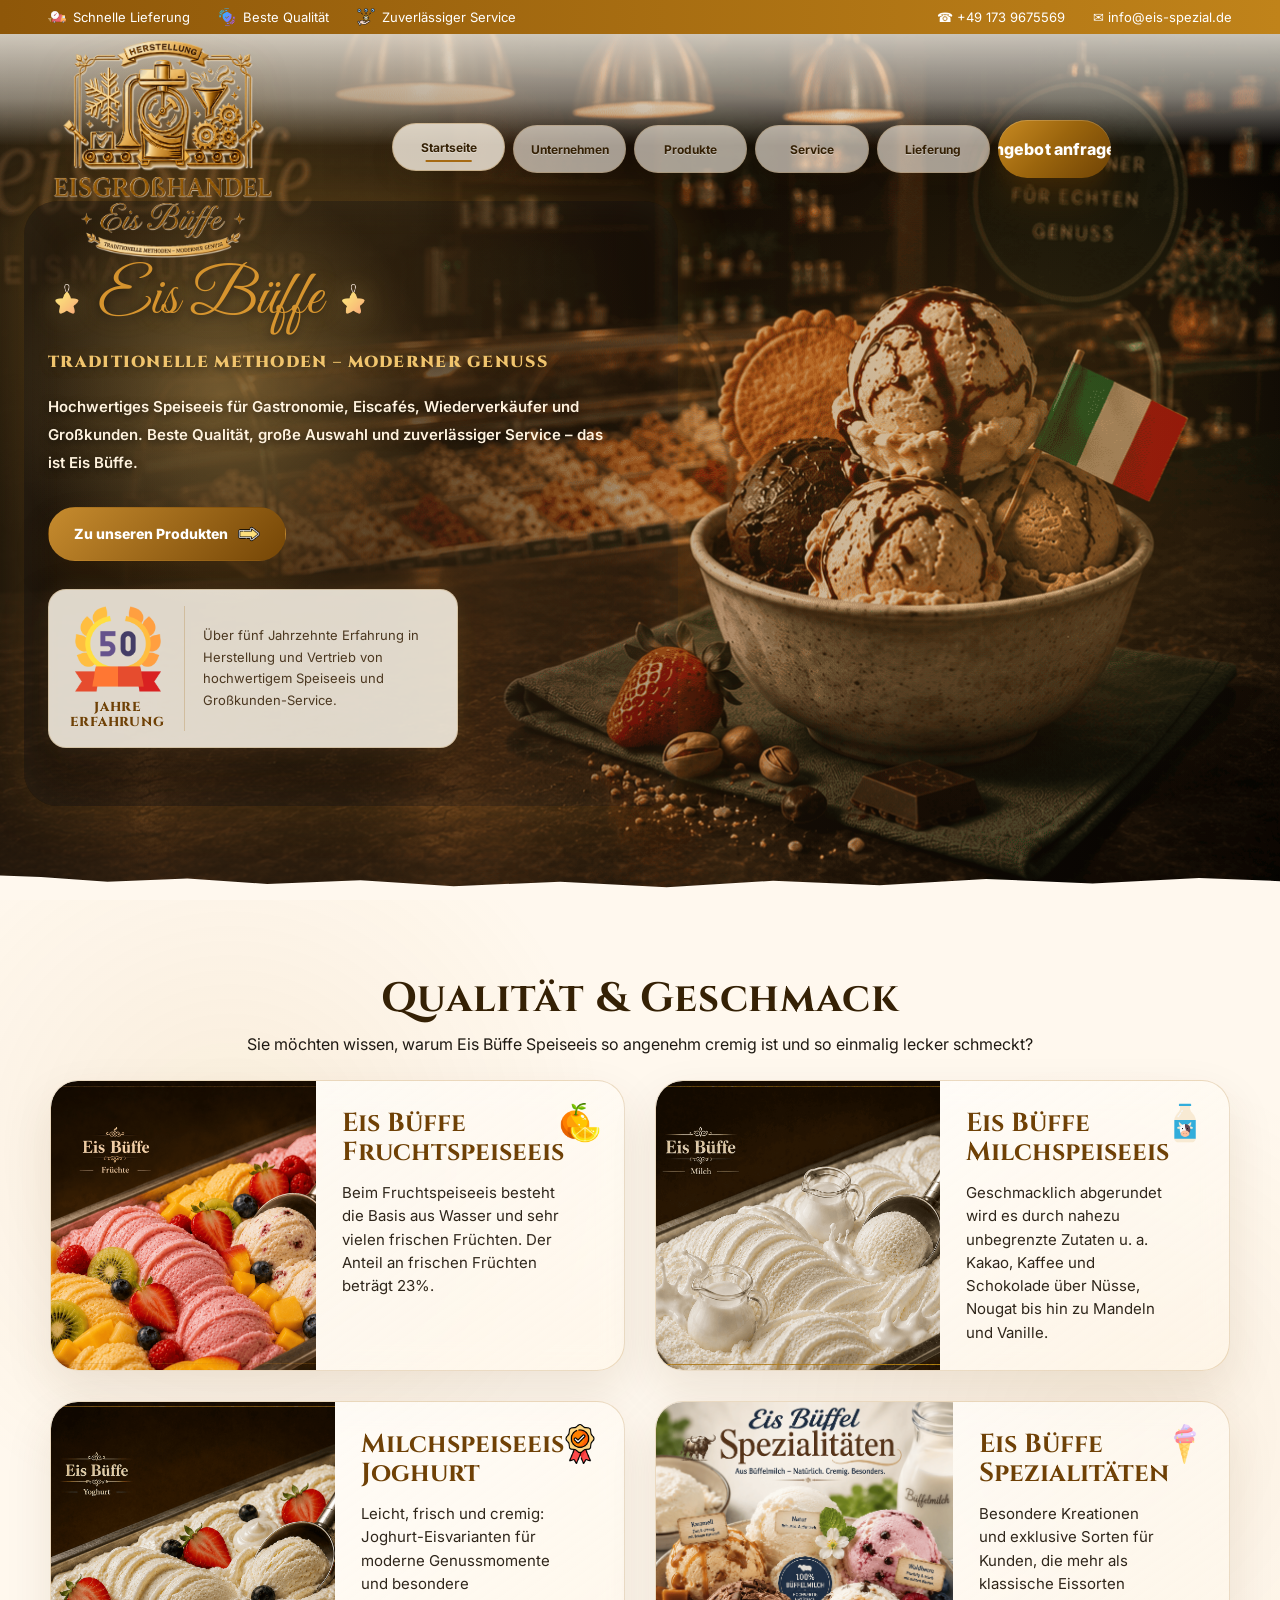
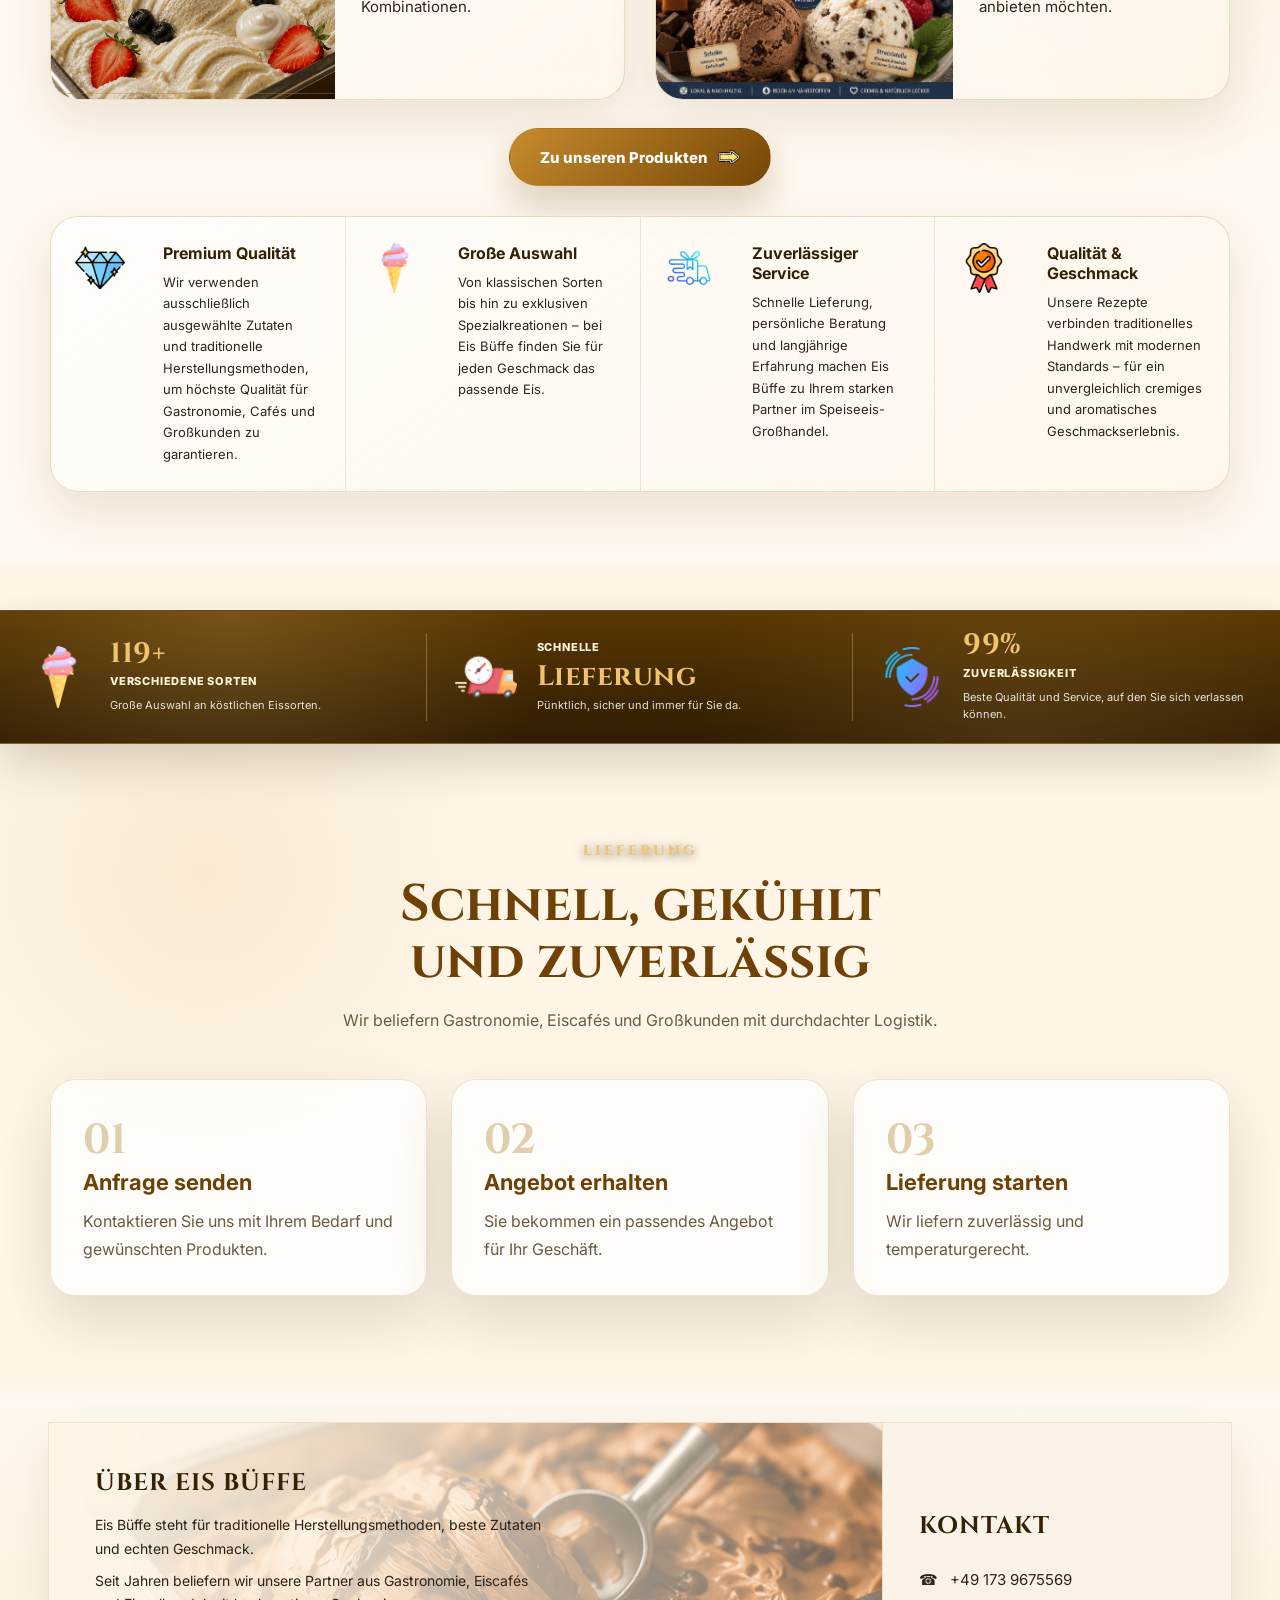
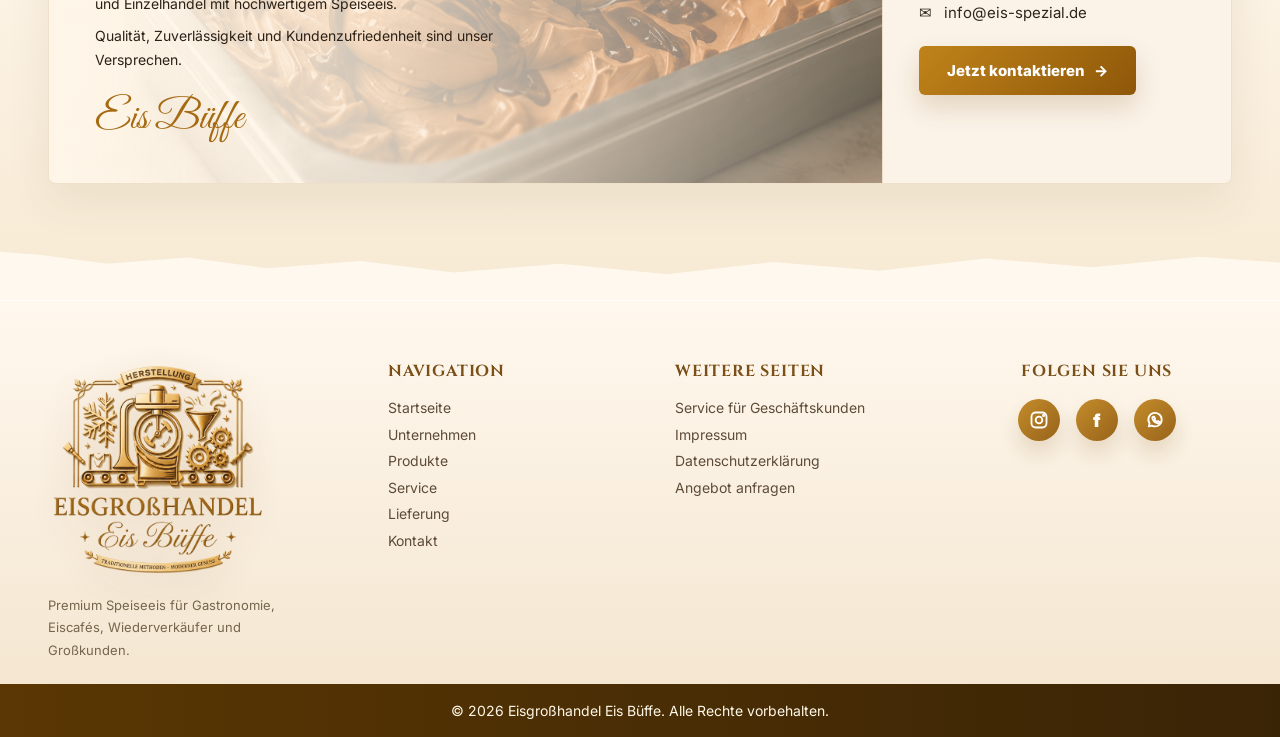
<file: index.html>
<!DOCTYPE html>
<html lang="de">
<head>
  <meta charset="UTF-8" />
  <meta name="viewport" content="width=device-width, initial-scale=1.0" />
  <title>Eis Büffe | Premium Eisgroßhandel für Gastronomie & Eiscafés</title>
  <meta name="description" content="Eis Büffe ist Ihr Premium Eisgroßhandel für Gastronomie, Eiscafés und Großkunden: hochwertige Eisspezialitäten, zuverlässige Lieferung und persönliche Beratung." />

  <!-- SEO + Browser/Google logo image -->
  <meta name="keywords" content="Eisgroßhandel, Eis Büffe, Gastronomie Eis, Eiscafé Eis, Speiseeis Großhandel, Premium Eis, Großkunden Eis" />
  <meta name="robots" content="index, follow, max-image-preview:large" />
  <meta name="author" content="Eis Büffe" />
  <meta name="theme-color" content="#a66a13" />
  <link rel="canonical" href="/" />
  <link rel="icon" type="image/png" href="assets/logo.png" />
  <link rel="shortcut icon" type="image/png" href="assets/logo.png" />
  <link rel="apple-touch-icon" href="assets/logo.png" />
  <meta property="og:locale" content="de_DE" />
  <meta property="og:type" content="website" />
  <meta property="og:site_name" content="Eis Büffe" />
  <meta property="og:title" content="Eis Büffe | Premium Eisgroßhandel" />
  <meta property="og:description" content="Premium Eisgroßhandel für Gastronomie, Eiscafés und Großkunden mit hochwertigen Eisspezialitäten und zuverlässiger Lieferung." />
  <meta property="og:image" content="assets/logo.png" />
  <meta property="og:image:alt" content="Eis Büffe Logo" />
  <meta name="twitter:card" content="summary_large_image" />
  <meta name="twitter:title" content="Eis Büffe | Premium Eisgroßhandel" />
  <meta name="twitter:description" content="Premium Eisgroßhandel für Gastronomie, Eiscafés und Großkunden." />
  <meta name="twitter:image" content="assets/logo.png" />
  <script type="application/ld+json">
  {
    "@context": "https://schema.org",
    "@type": "Organization",
    "name": "Eis Büffe",
    "description": "Premium Eisgroßhandel für Gastronomie, Eiscafés und Großkunden.",
    "logo": "assets/logo.png",
    "image": "assets/logo.png",
    "url": "/"
  }
  </script>

  <style>
    @import url('https://fonts.googleapis.com/css2?family=Cinzel:wght@400;500;600;700&family=Great+Vibes&family=Inter:wght@400;500;600;700;800&display=swap');
    @import url('https://fonts.googleapis.com/css2?family=Cormorant+Garamond:wght@500;600;700&family=Homemade+Apple&display=swap');

    :root {
      --gold: #a66a13;
      --gold-2: #d39a38;
      --gold-3: #f0c46d;
      --gold-dark: #6f4106;
      --cream: #fff6e8;
      --cream-2: #f7ead4;
      --brown: #352105;
      --muted: #6b5a42;
      --white: #ffffff;
      --shadow: 0 24px 60px rgba(80, 48, 6, .16);
    }

    * { box-sizing: border-box; margin: 0; padding: 0; }
    html { scroll-behavior: smooth; }
    body {
      width: 100%;
      max-width: 100%;
      background: var(--cream);
      color: var(--brown);
      font-family: Inter, Arial, sans-serif;
      overflow-x: hidden;
    }
    a { color: inherit; text-decoration: none; }
    img { max-width: 100%; display: block; }
    html, body { max-width: 100%; overflow-x: hidden; }

    .topbar {
      min-height: 34px;
      background: linear-gradient(90deg, #8e5709, #c0831a);
      color: #fff;
      padding: 0 48px;
      display: flex;
      justify-content: space-between;
      align-items: center;
      gap: 18px;
      font-size: 13px;
    }
    .topbar__left, .topbar__right { display: flex; gap: 28px; align-items: center; flex-wrap: wrap; }
    .topbar__left span {
      display: inline-flex;
      align-items: center;
      gap: 7px;
      white-space: nowrap;
    }
    .topbar__emoji {
      width: 18px;
      height: 18px;
      object-fit: contain;
      flex: 0 0 auto;
    }

    .navbar {
      height: 92px;
      background: rgba(255, 246, 232, .94);
      backdrop-filter: blur(10px);
      display: grid;
      grid-template-columns: 190px minmax(0, 1fr);
      align-items: center;
      column-gap: 26px;
      padding: 0 48px;
      position: sticky;
      top: 0;
      z-index: 50;
      box-shadow: 0 1px 0 rgba(166, 106, 19, .12);
    }
    .logo { display: inline-flex; align-items: center; width: fit-content; user-select: none; }
    .logo img { width: 150px; height: auto; -webkit-user-drag: none; }

    .nav-links {
      width: 100%;
      display: grid;
      grid-template-columns: repeat(7, minmax(0, 1fr));
      align-items: center;
      gap: 8px;
      font-size: 12px;
      font-weight: 700;
    }
    .nav-links a {
      position: relative;
      width: 100%;
      min-height: 46px;
      padding: 12px 14px;
      text-align: center;
      border-radius: 999px;
      overflow: hidden;
      transition: color .25s ease, background .25s ease, box-shadow .25s ease, transform .25s ease;
    }
    .nav-links a::after {
      content: "";
      width: 0;
      height: 2px;
      background: var(--gold);
      position: absolute;
      left: 50%;
      bottom: 8px;
      transform: translateX(-50%);
      transition: width .25s ease;
    }
    .nav-links a:hover,
    .nav-links a.active {
      color: var(--gold-dark);
      background: rgba(211, 154, 56, .14);
      box-shadow: 0 10px 22px rgba(114, 70, 7, .10);
      transform: translateY(-2px);
    }
    .nav-links a:hover::after,
    .nav-links a.active::after { width: 42%; }
    .nav-links .nav-btn::after { display: none; }

    .menu-toggle { display: none; background: none; border: 0; font-size: 28px; color: var(--gold-dark); cursor: pointer; }
    .nav-btn, .btn {
      display: inline-flex;
      align-items: center;
      justify-content: center;
      border-radius: 999px;
      font-weight: 800;
      transition: .25s;
      white-space: nowrap;
    }
    .nav-btn {
      width: 100%;
      background: linear-gradient(135deg, var(--gold-2), var(--gold-dark));
      color: #fff;
      padding: 14px 18px;
      font-size: 13px;
      box-shadow: 0 14px 28px rgba(114, 70, 7, .24);
    }
    .btn {
      border: 1px solid transparent;
      padding: 15px 25px;
      font-size: 14px;
      min-height: 54px;
    }
    .btn--primary { color: #fff; background: linear-gradient(135deg, #c68b2e, #754606); box-shadow: 0 18px 34px rgba(98, 58, 6, .22); }
    .btn--secondary { background: rgba(255,255,255,.82); border-color: rgba(166,106,19,.30); color: var(--brown); }
    .btn:hover, .nav-btn:hover { transform: translateY(-3px); }
    .nav-btn:hover {
      background: linear-gradient(135deg, var(--gold-3), var(--gold-dark));
      box-shadow: 0 18px 34px rgba(114, 70, 7, .30);
      color: #fff;
    }

    .nav-btn__icon-img {
      width: 18px;
      height: 18px;
      margin-left: 8px;
      object-fit: contain;
      flex: 0 0 auto;
    }
    .btn__icon-img { width: 22px; height: 22px; margin-left: 10px; object-fit: contain; }

    .hero {
      min-height: calc(100vh - 126px);
      position: relative;
      isolation: isolate;
      display: flex;
      align-items: center;
      padding: 54px 48px 74px;
      background:
        linear-gradient(90deg, rgba(255,246,232,.55) 0%, rgba(255,246,232,.22) 43%, rgba(255,246,232,0) 100%),
        url("assets/hero-bg.png") center right / cover no-repeat;
      overflow: hidden;
    }
    .hero::before {
      content: "";
      position: absolute;
      inset: 0;
      background:
        radial-gradient(circle at 82% 55%, rgba(198,145,53,.14), transparent 31%),
        radial-gradient(circle at 16% 18%, rgba(198,145,53,.10), transparent 24%);
      z-index: -1;
    }

    /* Hero bottom organic wave - same torn/soft movement under the hero image */
    .hero::after {
      content: "";
      position: absolute;
      left: -2%;
      right: -2%;
      bottom: -1px;
      height: 46px;
      background: #fff8ee;
      z-index: 2;
      pointer-events: none;
      clip-path: polygon(
        0 42%, 5% 48%, 10% 58%, 16% 51%, 22% 63%,
        29% 55%, 36% 68%, 44% 58%, 52% 70%, 60% 56%,
        68% 66%, 76% 52%, 84% 62%, 92% 50%, 100% 59%,
        100% 100%, 0 100%
      );
      filter: drop-shadow(0 -10px 18px rgba(80, 48, 6, .04));
    }

    .hero__content { width: 50%; max-width: 690px; z-index: 3; }
    .eyebrow {
      color: var(--gold);
      text-transform: uppercase;
      letter-spacing: 3px;
      font-family: Cinzel, serif;
      font-size: 14px;
      font-weight: 800;
      margin-bottom: 14px;
    }
    .hero h1 {
      font-family: Cinzel, serif;
      text-transform: uppercase;
      color: var(--gold-dark);
      font-size: clamp(46px, 6vw, 88px);
      line-height: .96;
      font-weight: 600;
      letter-spacing: 1px;
      margin-bottom: 22px;
    }
    .brand-line {
      display: flex;
      align-items: center;
      gap: 13px;
      margin-top: 8px;
      text-transform: none;
      font-family: "Great Vibes", cursive;
      color: var(--gold);
      font-size: .82em;
      font-weight: 400;
      letter-spacing: 0;
    }
    .brand-line img {
      width: .58em;
      height: .58em;
      object-fit: contain;
      filter: drop-shadow(0 6px 8px rgba(111,65,6,.18));
    }
    .hero__subtitle {
      font-family: Cinzel, serif;
      color: var(--gold-dark);
      font-weight: 800;
      letter-spacing: 1.3px;
      text-transform: uppercase;
      margin-bottom: 20px;
    }
    .hero__text { max-width: 570px; color: #4f3d29; line-height: 1.85; margin-bottom: 30px; font-size: 15px; }
    .hero__actions { display: flex; gap: 14px; flex-wrap: wrap; margin-bottom: 28px; }

    .experience {
      width: min(410px, 100%);
      display: grid;
      grid-template-columns: 120px 1fr;
      gap: 18px;
      background: rgba(255,255,255,.73);
      border: 1px solid rgba(166,106,19,.20);
      border-radius: 18px;
      padding: 16px;
      box-shadow: var(--shadow);
    }
    .experience__image {
      display: flex;
      flex-direction: column;
      align-items: center;
      justify-content: center;
      gap: 8px;
      border-right: 1px solid rgba(166,106,19,.24);
      padding-right: 14px;
    }
    .experience__image img { width: 86px; height: 86px; object-fit: contain; }
    .experience__label {
      font-family: Cinzel, serif;
      color: var(--gold-dark);
      font-size: 13px;
      font-weight: 800;
      letter-spacing: .8px;
      text-align: center;
      line-height: 1.2;
      text-transform: uppercase;
    }
    .experience p { font-size: 13px; line-height: 1.65; color: #4c3820; align-self: center; }

    .quality-taste {
      margin-top: -1px;
      padding: 78px 48px 72px;
      background:
        radial-gradient(circle at 18% 20%, rgba(198,145,53,.10), transparent 26%),
        radial-gradient(circle at 86% 42%, rgba(198,145,53,.08), transparent 28%),
        #fff8ee;
    }
    .quality-taste__head {
      max-width: 940px;
      margin: 0 auto 22px;
      text-align: center;
    }
    .quality-taste__head h2 {
      font-family: Cinzel, serif;
      color: var(--brown);
      font-size: clamp(28px, 3.2vw, 42px);
      line-height: 1.08;
      margin-bottom: 10px;
      letter-spacing: .8px;
    }
    .quality-taste__head p {
      color: #1f1a13;
      font-size: 16px;
      line-height: 1.7;
    }
    .taste-cards {
      max-width: 1180px;
      margin: 0 auto 16px;
      display: grid;
      grid-template-columns: repeat(2, 1fr);
      gap: 30px;
    }
    .taste-card {
      overflow: hidden;
      display: grid;
      grid-template-columns: 1.12fr .88fr;
      min-height: 190px;
      background: linear-gradient(145deg, rgba(255,255,255,.82), rgba(255,246,232,.58));
      border: 1px solid rgba(166,106,19,.22);
      border-radius: 28px;
      box-shadow: 0 20px 48px rgba(80,48,6,.10);
      transition: transform .25s ease, box-shadow .25s ease, border-color .25s ease;
    }
    .taste-card:hover {
      transform: translateY(-5px);
      border-color: rgba(166,106,19,.36);
      box-shadow: 0 26px 58px rgba(80,48,6,.14);
    }
    .taste-card__image {
      overflow: hidden;
      border-radius: 26px 0 0 26px;
    }
    .taste-card__image img {
      width: 100%;
      height: 100%;
      min-height: 190px;
      object-fit: cover;
      transition: transform .35s ease;
    }
    .taste-card:hover .taste-card__image img { transform: scale(1.04); }


    .quality-products-action {
      max-width: 1180px;
      margin: 28px auto 30px;
      display: flex;
      justify-content: center;
      align-items: center;
    }

    .quality-products-action .btn {
      min-width: 230px;
      min-height: 58px;
      padding: 0 30px;
      font-size: 15px;
      gap: 10px;
    }

    .quality-products-action .btn__icon-img {
      width: 22px;
      height: 22px;
      margin-left: 0;
    }
    .taste-card__content {
      position: relative;
      padding: 28px 60px 26px 26px;
      border-radius: 0 26px 26px 0;
    }
    .taste-card__content h3 {
      font-family: Cinzel, serif;
      color: var(--gold-dark);
      font-size: 26px;
      line-height: 1.12;
      margin-bottom: 14px;
    }
    .taste-card__content p {
      color: #2f261b;
      font-size: 15px;
      line-height: 1.55;
    }
    .taste-card__icon {
      position: absolute;
      top: 22px;
      right: 24px;
      width: 40px;
      height: 40px;
      object-fit: contain;
    }
    .quality-features {
      max-width: 1180px;
      margin: auto;
      display: grid;
      grid-template-columns: repeat(4, 1fr);
      background: linear-gradient(145deg, rgba(255,255,255,.74), rgba(255,246,232,.50));
      border: 1px solid rgba(166,106,19,.22);
      border-radius: 28px;
      box-shadow: 0 20px 48px rgba(80,48,6,.10);
      overflow: hidden;
    }
    .quality-feature {
      display: grid;
      grid-template-columns: 72px 1fr;
      gap: 16px;
      padding: 26px 24px;
      border-right: 1px solid rgba(166,106,19,.16);
      align-items: start;
      transition: background .25s ease, transform .25s ease;
    }
    .quality-feature:hover {
      background: rgba(255,255,255,.48);
      transform: translateY(-3px);
    }
    .quality-feature:last-child { border-right: 0; }
    .quality-feature__icon {
      width: 50px;
      height: 50px;
      object-fit: contain;
      display: block;
    }
    .quality-feature h3 {
      color: var(--brown);
      font-size: 16px;
      margin-bottom: 9px;
    }
    .quality-feature p {
      color: #2f261b;
      font-size: 13px;
      line-height: 1.65;
    }


    .section { padding: 94px 48px; }
    .section-head { max-width: 760px; margin: 0 auto 44px; text-align: center; }
    .section h2 { font-family: Cinzel, serif; color: var(--gold-dark); font-size: clamp(34px, 4vw, 52px); line-height: 1.1; margin-bottom: 16px; }
    .section-head p, .about__content p, .delivery p, .contact p { color: var(--muted); line-height: 1.8; }

    .cards, .steps {
      max-width: 1180px;
      margin: auto;
      display: grid;
      grid-template-columns: repeat(3, 1fr);
      gap: 24px;
    }
    .card, .step {
      background: rgba(255,255,255,.74);
      border: 1px solid rgba(166,106,19,.18);
      border-radius: 25px;
      padding: 32px;
      box-shadow: var(--shadow);
      transition: .25s;
    }
    .card:hover, .step:hover { transform: translateY(-6px); }
    .card__icon {
      width: 64px;
      height: 64px;
      border-radius: 18px;
      background: linear-gradient(135deg, rgba(198,145,53,.22), rgba(255,255,255,.72));
      display: grid;
      place-items: center;
      font-size: 30px;
      margin-bottom: 22px;
    }
    .card h3, .step h3 { color: var(--gold-dark); font-size: 22px; margin-bottom: 12px; }
    .card p, .step p { color: var(--muted); line-height: 1.75; }

    .products {
      padding: 46px 0 0;
    }

    .stats-strip {
      width: 100vw;
      max-width: none;
      margin-left: calc(50% - 50vw);
      margin-right: calc(50% - 50vw);
      background: linear-gradient(180deg, #5a3703 0%, #2f1d02 100%);
      border-radius: 0;
      display: grid;
      grid-template-columns: repeat(3, minmax(0, 1fr));
      color: #fff8e8;
      box-shadow: 0 18px 42px rgba(53, 33, 5, .18);
      overflow: hidden;
      border-top: 1px solid rgba(240,196,109,.28);
      border-bottom: 1px solid rgba(240,196,109,.28);
    }
    .stat-item {
      min-height: 132px;
      display: grid;
      grid-template-columns: 68px 1fr;
      align-items: center;
      gap: 14px;
      padding: 18px 28px;
      position: relative;
    }
    .stat-item:not(:last-child)::after {
      content: "";
      position: absolute;
      right: 0;
      top: 22px;
      bottom: 22px;
      width: 1px;
      background: rgba(240,196,109,.36);
    }
    .stat-icon {
      width: 62px;
      height: 62px;
      object-fit: contain;
      opacity: 1;
      filter: none;
    }
    .stat-content strong {
      display: block;
      font-family: Cinzel, serif;
      color: var(--gold-3);
      font-size: clamp(26px, 2.2vw, 38px);
      line-height: .98;
      margin-bottom: 7px;
      letter-spacing: .5px;
      white-space: nowrap;
    }
    .stat-content span {
      display: block;
      font-size: 11px;
      font-weight: 800;
      letter-spacing: .8px;
      text-transform: uppercase;
      color: #fff6dc;
      margin-bottom: 9px;
    }
    .stat-content p {
      font-size: 11px;
      line-height: 1.55;
      color: rgba(255,255,255,.86);
    }


    .about {
      background: linear-gradient(180deg, #fff8ee, #f7ead4);
      display: grid;
      grid-template-columns: 1fr 1fr;
      gap: 54px;
      align-items: center;
    }
    .about__image img { border-radius: 34px; box-shadow: var(--shadow); min-height: 420px; object-fit: cover; }
    .about__content { max-width: 630px; }
    .about__content ul { list-style: none; margin-top: 22px; }
    .about__content li { padding: 12px 0 12px 34px; position: relative; color: #4c3820; }
    .about__content li::before { content: "✓"; position: absolute; left: 0; color: var(--gold); font-weight: 900; }

    .about-banner-wrap {
      padding: 32px 48px;
      background: linear-gradient(180deg, #fff8ee, #f7ead4);
    }

    .about-banner {
      max-width: 1280px;
      margin: 0 auto;
      min-height: 330px;
      display: grid;
      grid-template-columns: minmax(0, 2.15fr) minmax(270px, .9fr);
      align-items: stretch;
      overflow: hidden;
      border-radius: 0 0 8px 8px;
      background: #fbf3e8;
      border: 1px solid rgba(166,106,19,.14);
      box-shadow: 0 18px 44px rgba(80,48,6,.08);
    }

    .about-banner__text {
      min-height: 330px;
      padding: 44px 46px 38px;
      display: flex;
      flex-direction: column;
      justify-content: center;
      background:
        linear-gradient(90deg, rgba(255,246,232,.96) 0%, rgba(255,246,232,.78) 42%, rgba(255,246,232,.34) 100%),
        url("assets/upper-image.png") center / cover no-repeat;
    }

    .about-banner__text h2,
    .about-banner__contact h3 {
      font-family: Cinzel, serif;
      color: var(--brown);
      font-size: 24px;
      letter-spacing: 1px;
      margin-bottom: 14px;
      text-transform: uppercase;
    }

    .about-banner__text p {
      max-width: 455px;
      color: #2c2117;
      font-size: 14px;
      line-height: 1.7;
      margin-bottom: 8px;
    }

    .about-signature {
      font-family: "Great Vibes", cursive;
      color: var(--gold);
      font-size: 42px;
      margin-top: 12px;
    }

    .about-banner__image {
      display: none;
    }

    .about-banner__contact {
      padding: 44px 36px;
      background: #fbf3e8;
      display: flex;
      flex-direction: column;
      justify-content: center;
      gap: 14px;
      border-left: 1px solid rgba(166,106,19,.16);
    }

    .about-banner__contact a,
    .about-banner__contact span {
      color: #2f261b;
      font-size: 15px;
    }

    .about-banner__btn {
      margin-top: 10px;
      width: fit-content;
      background: linear-gradient(135deg, #c0831a, #8e5709);
      color: #fff !important;
      padding: 15px 28px;
      border-radius: 6px;
      font-weight: 800;
      box-shadow: 0 12px 26px rgba(114,70,7,.18);
    }

    .delivery { background: radial-gradient(circle at 16% 20%, rgba(198,145,53,.12), transparent 25%), var(--cream); }
    .step span { font-family: Cinzel, serif; font-size: 42px; color: rgba(166,106,19,.33); font-weight: 700; }

    .delivery .step {
      opacity: .9;
      transform: translateY(18px) scale(.99);
      transition: opacity .55s ease, transform .55s ease;
    }
    .delivery .step.show {
      opacity: 1;
      transform: translateY(0) scale(1);
    }
    .delivery .step:nth-child(1) { transition-delay: .04s; }
    .delivery .step:nth-child(2) { transition-delay: .22s; }
    .delivery .step:nth-child(3) { transition-delay: .40s; }



    /* Soft page opening and light gradual section reveal */
    body {
      opacity: .96;
      transform: translateY(4px);
      transition: opacity .38s ease, transform .38s ease;
    }
    body.page-loaded {
      opacity: 1;
      transform: translateY(0);
    }
    .reveal-on-scroll {
      opacity: .92;
      transform: translateY(14px);
      transition: opacity .55s ease, transform .55s ease;
      will-change: opacity, transform;
    }
    .reveal-on-scroll.reveal-visible {
      opacity: 1;
      transform: translateY(0);
    }
    .reveal-delay-1 { transition-delay: .04s; }
    .reveal-delay-2 { transition-delay: .08s; }
    .reveal-delay-3 { transition-delay: .12s; }
    .reveal-delay-4 { transition-delay: .16s; }
    .reveal-delay-5 { transition-delay: .20s; }

    @media (prefers-reduced-motion: reduce) {
      html { scroll-behavior: auto; }
      body,
      .reveal-on-scroll,
      .delivery .step {
        opacity: 1 !important;
        transform: none !important;
        transition: none !important;
      }
    }

    .contact { background: linear-gradient(135deg, #714306, #bd801c); }
    .contact__box {
      max-width: 1180px;
      margin: auto;
      background: rgba(255,248,236,.97);
      border-radius: 34px;
      padding: 44px;
      display: grid;
      grid-template-columns: .85fr 1.15fr;
      gap: 40px;
      box-shadow: 0 34px 70px rgba(51,31,4,.25);
    }
    .contact-form { display: grid; grid-template-columns: 1fr 1fr; gap: 14px; }
    .contact-form input, .contact-form textarea {
      width: 100%;
      border: 1px solid rgba(166,106,19,.24);
      background: #fff;
      border-radius: 15px;
      padding: 16px;
      font: inherit;
      outline: none;
    }
    .contact-form input:focus, .contact-form textarea:focus { border-color: rgba(166,106,19,.58); box-shadow: 0 0 0 4px rgba(198,145,53,.12); }
    .contact-form textarea { grid-column: 1 / -1; min-height: 130px; resize: vertical; }
    .contact-form button { border: none; cursor: pointer; }
    .footer {
      background: linear-gradient(180deg, #fff8ee 0%, #f3e4cd 100%);
      color: var(--brown);
      border-top: 1px solid rgba(166,106,19,.16);
      box-shadow: inset 0 1px 0 rgba(255,255,255,.65);
    }
    .footer__inner {
      max-width: 1280px;
      margin: 0 auto;
      padding: 46px 48px 38px;
      display: grid;
      grid-template-columns: 1.1fr .9fr .9fr 1fr;
      gap: 42px;
      align-items: start;
    }
    .footer__brand {
      display: flex;
      flex-direction: column;
      align-items: flex-start;
      gap: 14px;
    }
    .footer__logo {
      width: 170px;
      height: auto;
      filter: drop-shadow(0 10px 18px rgba(111,65,6,.12));
    }
    .footer__text {
      max-width: 260px;
      color: #6b5a42;
      font-size: 13px;
      line-height: 1.7;
    }
    .footer__col h3,
    .footer__social h3 {
      font-family: Cinzel, serif;
      color: var(--gold-dark);
      font-size: 16px;
      letter-spacing: .8px;
      text-transform: uppercase;
      margin-bottom: 13px;
    }
    .footer__col a {
      display: block;
      width: fit-content;
      color: #4f3d29;
      font-size: 14px;
      line-height: 1.9;
      transition: .25s;
    }
    .footer__col a:hover {
      color: var(--gold);
      transform: translateX(4px);
    }
    .footer__social {
      display: flex;
      flex-direction: column;
      align-items: center;
      text-align: center;
    }
    .footer__icons {
      display: flex;
      align-items: center;
      justify-content: center;
      gap: 16px;
      margin-top: 4px;
    }
    .footer__icon {
      width: 42px;
      height: 42px;
      border-radius: 50%;
      display: inline-flex;
      align-items: center;
      justify-content: center;
      background: linear-gradient(135deg, #c0831a, #8e5709);
      color: #fff;
      font-weight: 900;
      font-size: 18px;
      box-shadow: 0 12px 22px rgba(114,70,7,.18);
      transition: .25s;
    }
    .footer__icon svg {
      width: 20px;
      height: 20px;
      fill: none;
      stroke: currentColor;
      stroke-width: 2.2;
      stroke-linecap: round;
      stroke-linejoin: round;
    }
    .footer__icon:hover {
      transform: translateY(-4px);
      box-shadow: 0 16px 28px rgba(114,70,7,.25);
    }
    .footer__bottom {
      padding: 18px 24px;
      text-align: center;
      color: #fff8e8;
      background: linear-gradient(90deg, #5a3703, #3a2406);
      font-size: 14px;
    }

    @media (max-width: 1050px) {
      .topbar { display: none; }
      .navbar { grid-template-columns: 160px 1fr 54px; height: 80px; padding: 0 22px; }
      .logo img { width: 118px; }
      .menu-toggle { display: block; justify-self: end; }
      .nav-links > .nav-btn { display: inline-flex; }
      .nav-links {
        position: absolute;
        top: 80px;
        left: 22px;
        right: 22px;
        display: none;
        flex-direction: column;
        gap: 4px;
        background: #fff7eb;
        border: 1px solid rgba(166,106,19,.20);
        border-radius: 20px;
        padding: 18px;
        box-shadow: var(--shadow);
      }
      .nav-links.open { display: flex; }
      .hero { min-height: auto; padding: 78px 24px; background-position: center; }
      .hero__content { width: 100%; max-width: 690px; }
      .cards, .steps, .about, .contact__box, .taste-cards, .quality-features, .stats-strip { grid-template-columns: 1fr; }
      .footer__inner { grid-template-columns: repeat(2, 1fr); gap: 30px; padding: 42px 24px; }
      .footer__social { align-items: flex-start; text-align: left; }
      .footer__icons { justify-content: flex-start; }
      .quality-taste { padding: 76px 24px 66px; }
      .taste-card { grid-template-columns: 1fr; border-radius: 26px; }
      .taste-card__image { border-radius: 24px 24px 0 0; }
      .taste-card__content { border-radius: 0 0 24px 24px; }
      .stats-strip { width: 100vw; border-radius: 0; margin-left: calc(50% - 50vw); margin-right: calc(50% - 50vw); }
      .stat-item { min-height: 110px; padding: 16px 24px; }
      .stat-item:not(:last-child)::after { top: auto; left: 24px; right: 24px; bottom: 0; width: auto; height: 1px; }
      .quality-feature { border-right: 0; border-bottom: 1px solid rgba(166,106,19,.18); }
      .quality-feature:last-child { border-bottom: 0; }
      .section { padding: 72px 24px; }
      .products { padding: 34px 0 0; }
      .about-banner-wrap { padding: 28px 24px; }
      .about-banner { grid-template-columns: 1fr; }
      .about-banner__text {
        min-height: 340px;
        background:
          linear-gradient(180deg, rgba(255,246,232,.94) 0%, rgba(255,246,232,.76) 58%, rgba(255,246,232,.42) 100%),
          url("assets/upper-image.png") center / cover no-repeat;
      }
      .about-banner__contact { border-left: 0; border-top: 1px solid rgba(166,106,19,.16); }
    }

    @media (max-width: 620px) {
      .hero { padding: 64px 20px; }
      .hero h1 { font-size: 42px; }
      .brand-line { gap: 8px; }
      .experience { grid-template-columns: 1fr; }
      .experience__image { border-right: none; border-bottom: 1px solid rgba(166,106,19,.24); padding: 0 0 12px; }
      .contact-form { grid-template-columns: 1fr; }
      .contact__box { padding: 28px; }
      .about-banner-wrap { padding: 24px 16px; }
      .about-banner__text, .about-banner__contact { padding: 26px 22px; }
      .about-banner__text h2, .about-banner__contact h3 { font-size: 21px; }
      .about-signature { font-size: 36px; }
      .taste-card__content { padding: 24px 54px 24px 22px; }

      .quality-products-action {
        margin: 24px auto 28px;
        padding: 0 4px;
      }

      .quality-products-action .btn {
        width: 100%;
        max-width: 330px;
      }
      .quality-feature { grid-template-columns: 56px 1fr; padding: 22px 18px; }
      .stat-item { grid-template-columns: 66px 1fr; min-height: 132px; padding: 22px 18px; }
      .stat-icon { width: 60px; height: 60px; }
      .quality-feature__icon { width: 42px; height: 42px; }
      .footer__inner { grid-template-columns: 1fr; gap: 26px; padding: 38px 22px; }
      .footer__logo { width: 145px; }
      .footer__social { align-items: flex-start; text-align: left; }
      .footer__bottom { font-size: 13px; }
    }


    /* Complete mobile hero correction: clear image, bigger text, balanced layout on phones */
    /* Mobile hero uses a separate image: assets/hero-mobile.png */
    @media (max-width: 768px) {
      body { min-width: 0; }

      .topbar { display: none; }

      .navbar {
        grid-template-columns: 140px 1fr 46px;
        height: 78px;
        padding: 0 18px;
      }

      .logo img { width: 116px; }
      .menu-toggle { display: block; justify-self: end; }
      .nav-links > .nav-btn { display: inline-flex; }

      .nav-links {
        position: absolute;
        top: 78px;
        left: 16px;
        right: 16px;
        display: none;
        flex-direction: column;
        gap: 8px;
        background: #fff7eb;
        border: 1px solid rgba(166,106,19,.20);
        border-radius: 20px;
        padding: 18px;
        box-shadow: var(--shadow);
      }

      .nav-links.open { display: flex; }

      .hero {
        min-height: auto;
        padding: 0 20px 56px;
        align-items: flex-start;
        background:
          linear-gradient(180deg,
            rgba(255,246,232,.04) 0%,
            rgba(255,246,232,.16) 38%,
            rgba(255,246,232,.80) 58%,
            #fff6e8 76%,
            #fff6e8 100%),
          url("assets/hero-mobile.png") center top / auto clamp(330px, 72vw, 470px) no-repeat;
      }

      .hero::before {
        background:
          radial-gradient(circle at 50% 18%, rgba(198,145,53,.17), transparent 38%),
          radial-gradient(circle at 18% 82%, rgba(198,145,53,.12), transparent 34%);
      }

      .hero::after {
        height: 54px;
        clip-path: polygon(
          0 38%, 8% 54%, 17% 45%, 27% 62%, 39% 50%,
          51% 67%, 64% 49%, 77% 61%, 89% 46%, 100% 58%,
          100% 100%, 0 100%
        );
      }

      .hero__content {
        width: 100%;
        max-width: 590px;
        margin: 0 auto;
        padding-top: clamp(300px, 70vw, 430px);
        position: relative;
        z-index: 3;
      }

      .eyebrow {
        font-size: 14px;
        letter-spacing: 2.6px;
        margin-bottom: 12px;
      }

      .hero h1 {
        font-size: clamp(52px, 15.5vw, 78px);
        line-height: .94;
        margin-bottom: 18px;
      }

      .brand-line {
        justify-content: flex-start;
        gap: 10px;
      }

      .brand-line img {
        width: .58em;
        height: .58em;
      }

      .hero__subtitle {
        font-size: 16px;
        line-height: 1.42;
        margin-bottom: 14px;
        letter-spacing: 1.1px;
      }

      .hero__text {
        max-width: 100%;
        font-size: 16px;
        line-height: 1.78;
        margin-bottom: 22px;
      }

      .hero__actions {
        gap: 12px;
        margin-bottom: 20px;
      }

      .hero__actions .btn {
        width: 100%;
        min-height: 56px;
        padding: 15px 20px;
        font-size: 15px;
      }

      .experience {
        width: 100%;
        grid-template-columns: 86px 1fr;
        gap: 14px;
        padding: 14px;
        border-radius: 18px;
      }

      .experience__image {
        border-right: 1px solid rgba(166,106,19,.24);
        border-bottom: 0;
        padding: 0 12px 0 0;
      }

      .experience__image img { width: 68px; height: 68px; }
      .experience p { font-size: 14px; line-height: 1.62; }
    }

    @media (max-width: 520px) {
      .hero {
        padding-left: 18px;
        padding-right: 18px;
        padding-bottom: 52px;
        background:
          linear-gradient(180deg,
            rgba(255,246,232,.02) 0%,
            rgba(255,246,232,.15) 36%,
            rgba(255,246,232,.84) 60%,
            #fff6e8 78%,
            #fff6e8 100%),
          url("assets/hero-mobile.png") center top / auto clamp(300px, 86vw, 390px) no-repeat;
      }

      .hero__content { padding-top: clamp(285px, 82vw, 380px); }
      .hero h1 { font-size: clamp(48px, 16vw, 66px); }
      .hero__subtitle { font-size: 15px; }
      .hero__text { font-size: 15px; }
    }

    @media (max-width: 420px) {
      .hero {
        padding-left: 16px;
        padding-right: 16px;
        background:
          linear-gradient(180deg,
            rgba(255,246,232,.00) 0%,
            rgba(255,246,232,.16) 35%,
            rgba(255,246,232,.88) 62%,
            #fff6e8 80%,
            #fff6e8 100%),
          url("assets/hero-mobile.png") center top / auto clamp(280px, 92vw, 355px) no-repeat;
      }

      .hero__content { padding-top: clamp(265px, 88vw, 350px); }
      .hero h1 { font-size: clamp(44px, 17vw, 60px); }
      .brand-line { gap: 8px; }
      .brand-line img { width: .54em; height: .54em; }
      .experience { grid-template-columns: 76px 1fr; }
      .experience__image img { width: 60px; height: 60px; }
    }


    /* About section copied from the first design: photo card + handwritten note + Italy mark */
    .heritage-about {
      padding: 54px 48px 58px;
      background: #eee8df;
      position: relative;
      overflow: hidden;
    }

    .heritage-about::before {
      content: "";
      position: absolute;
      inset: 0;
      background:
        radial-gradient(circle at 20% 28%, rgba(166,106,19,.06), transparent 28%),
        radial-gradient(circle at 82% 48%, rgba(111,65,6,.06), transparent 30%);
      pointer-events: none;
    }

    .heritage-about__grid {
      max-width: 1280px;
      margin: 0 auto;
      display: grid;
      grid-template-columns: .95fr 1.05fr;
      gap: 80px;
      align-items: center;
      position: relative;
      z-index: 1;
    }

    .heritage-photo-note {
      display: grid;
      grid-template-columns: 95px 1fr;
      gap: 24px;
      align-items: center;
    }

    .heritage-hand-text {
      font-family: "Homemade Apple", cursive;
      color: #5e4d41;
      font-size: 19px;
      line-height: 1.5;
      text-align: center;
      transform: rotate(-8deg);
    }

    .heritage-hand-text span {
      display: block;
      color: #b85f45;
      font-size: 28px;
      margin-top: 8px;
    }

    .heritage-family-photo {
      position: relative;
      min-height: 340px;
      background: url("assets/anfe.png") center / cover no-repeat, #e5e0d6;
      border: 14px solid #fff;
      box-shadow: 0 24px 60px rgba(80, 48, 6, .16);
      transform: rotate(-4deg);
    }

    .heritage-family-photo::before {
      content: "";
      position: absolute;
      left: 22px;
      top: -30px;
      width: 120px;
      height: 32px;
      background: #718064;
      opacity: .72;
      transform: rotate(-8deg);
    }

    .heritage-badge {
      position: absolute;
      right: -34px;
      bottom: -22px;
      width: 104px;
      height: 104px;
      border-radius: 50%;
      background: #b85f45;
      color: #fff;
      display: grid;
      place-items: center;
      text-align: center;
      font-size: 12px;
      line-height: 1.35;
      box-shadow: 0 14px 30px rgba(88,54,38,.20);
    }

    .heritage-badge strong { font-size: 15px; }

    .heritage-copy {
      position: relative;
      min-height: 390px;
      padding-right: 240px;
      isolation: isolate;
    }

    .heritage-copy::after {
      content: none;
      display: none;
    }

    .heritage-kicker {
      text-transform: uppercase;
      letter-spacing: 3px;
      color: #243329;
      font-weight: 900;
      font-size: 13px;
      margin-bottom: 18px;
    }

    .heritage-title {
      max-width: 610px;
      font-family: "Cormorant Garamond", serif;
      color: #18251b;
      font-size: clamp(42px, 4.3vw, 64px);
      line-height: 1;
      font-weight: 700;
      letter-spacing: .2px;
      margin-bottom: 24px;
    }

    .heritage-title::after {
      content: "";
      display: block;
      width: 78px;
      height: 2px;
      background: #b85f45;
      margin-top: 24px;
    }

    .heritage-title .heritage-flag {
      display: inline-flex;
      width: 70px;
      height: 42px;
      margin-left: 16px;
      vertical-align: middle;
      border: 3px solid #fff;
      border-radius: 8px;
      background: linear-gradient(90deg, #178b4a 0 33.333%, #ffffff 33.333% 66.666%, #d22f27 66.666% 100%);
      box-shadow: 0 12px 24px rgba(80,48,6,.16);
      transform: rotate(-4deg) translateY(-4px);
      position: relative;
    }

    .heritage-title .heritage-flag::before {
      content: "";
      position: absolute;
      left: -10px;
      top: -8px;
      width: 4px;
      height: 62px;
      border-radius: 999px;
      background: linear-gradient(180deg, #7b5a34, #3f2a13);
      box-shadow: 0 8px 14px rgba(80,48,6,.18);
    }

    .heritage-kicker,
    .heritage-title,
    .heritage-copy p:not(.heritage-kicker),
    .heritage-btn {
      position: relative;
      z-index: 2;
    }

    .heritage-copy p:not(.heritage-kicker) {
      max-width: 620px;
      color: #3f473f;
      line-height: 1.85;
      font-size: 17px;
      margin-bottom: 26px;
    }

    .heritage-btn {
      display: inline-flex;
      align-items: center;
      justify-content: center;
      min-height: 58px;
      padding: 0 34px;
      border-radius: 4px;
      border: 1px solid #c8b9aa;
      color: #18251b;
      background: transparent;
      font-size: 13px;
      font-weight: 900;
      letter-spacing: .8px;
      text-transform: uppercase;
      transition: .25s ease;
    }

    .heritage-btn:hover {
      background: #fff;
      transform: translateY(-3px);
    }

    .heritage-italy-map {
      position: absolute;
      right: 10px;
      top: -4px;
      width: 255px;
      height: auto;
      max-height: 325px;
      object-fit: contain;
      opacity: .34;
      z-index: 1;
      pointer-events: none;
      filter: none;
    }

    .heritage-italy-label {
      position: absolute;
      right: 32px;
      bottom: 22px;
      font-family: "Homemade Apple", cursive;
      font-size: 18px;
      line-height: 1.5;
      transform: rotate(-7deg);
      color: #473c34;
      text-align: center;
    }

    .heritage-italy-label b {
      font-family: Inter, sans-serif;
      color: #b85f45;
      font-size: 25px;
      letter-spacing: 8px;
    }

    @media (max-width: 1050px) {
      .heritage-about { padding: 44px 24px 54px; }
      .heritage-about__grid { grid-template-columns: 1fr; gap: 56px; }
      .heritage-copy { padding-right: 0; min-height: auto; }
      .heritage-italy-map,
      .heritage-italy-label {
        position: relative;
        right: auto;
        top: auto;
        bottom: auto;
        display: block;
        margin-top: 24px;
      }
      .heritage-italy-map { width: 210px; height: 250px; opacity: .42; }
      .heritage-italy-label { width: fit-content; margin-left: auto; margin-right: 30px; }
    }

    @media (max-width: 620px) {
      .heritage-about { padding: 38px 20px 48px; }
      .heritage-photo-note { grid-template-columns: 1fr; gap: 22px; }
      .heritage-hand-text { text-align: left; transform: rotate(-5deg); }
      .heritage-family-photo { min-height: 260px; transform: none; border-width: 10px; }
      .heritage-badge { right: -10px; bottom: -18px; width: 86px; height: 86px; }
      .heritage-title { font-size: clamp(36px, 12vw, 48px); }
      .heritage-copy p:not(.heritage-kicker) { font-size: 15px; }
    }

    @media (max-width: 620px) {
      .heritage-title .heritage-flag {
        width: 54px;
        height: 32px;
        margin-left: 10px;
        border-width: 2px;
        transform: rotate(-4deg) translateY(-2px);
      }
      .heritage-title .heritage-flag::before {
        left: -8px;
        top: -6px;
        width: 3px;
        height: 48px;
      }
    }


    /* Mobile hero: use full mobile image without cropping from the right */
    @media (max-width: 768px) {
      .hero {
        min-height: calc(100vh - 78px);
        padding: 46px 18px 58px;
        align-items: center;
        background-color: #fff6e8;
        background-image:
          linear-gradient(90deg, rgba(255,246,232,.58) 0%, rgba(255,246,232,.28) 48%, rgba(255,246,232,0) 100%),
          url("assets/hero-mobile.png");
        background-position: center top, center top;
        background-size: 100% auto, 100% auto;
        background-repeat: no-repeat, no-repeat;
      }

      .hero::before {
        background:
          radial-gradient(circle at 82% 55%, rgba(198,145,53,.14), transparent 31%),
          radial-gradient(circle at 16% 18%, rgba(198,145,53,.10), transparent 24%);
      }

      .hero::after {
        height: 58px;
      }

      .hero__content {
        width: 56%;
        max-width: 420px;
        margin: 0;
        padding-top: 0;
      }

      .hero h1 {
        font-size: clamp(34px, 8.5vw, 54px);
        line-height: .96;
        margin-bottom: 14px;
      }

      .brand-line {
        justify-content: flex-start;
        gap: 8px;
      }

      .eyebrow {
        font-size: 11px;
        letter-spacing: 2px;
        margin-bottom: 9px;
      }

      .hero__subtitle {
        font-size: 12px;
        line-height: 1.35;
        margin-bottom: 10px;
      }

      .hero__text {
        max-width: 360px;
        font-size: 12.5px;
        line-height: 1.6;
        margin-bottom: 16px;
      }

      .hero__actions {
        gap: 10px;
        margin-bottom: 16px;
      }

      .hero__actions .btn {
        width: auto;
        min-height: 46px;
        padding: 12px 16px;
        font-size: 12px;
      }

      .experience {
        width: min(330px, 100%);
        grid-template-columns: 68px 1fr;
        gap: 10px;
        padding: 11px;
        border-radius: 15px;
      }

      .experience__image {
        border-right: 1px solid rgba(166,106,19,.24);
        border-bottom: 0;
        padding: 0 9px 0 0;
      }

      .experience__image img {
        width: 52px;
        height: 52px;
      }

      .experience p {
        font-size: 11px;
        line-height: 1.5;
      }
    }

    @media (max-width: 420px) {
      .hero {
        padding-left: 14px;
        padding-right: 14px;
        background-color: #fff6e8;
        background-image:
          linear-gradient(90deg, rgba(255,246,232,.60) 0%, rgba(255,246,232,.30) 53%, rgba(255,246,232,0) 100%),
          url("assets/hero-mobile.png");
        background-position: center top, center top;
        background-size: 100% auto, 100% auto;
        background-repeat: no-repeat, no-repeat;
      }

      .hero__content {
        width: 61%;
        max-width: 285px;
        padding-top: 0;
      }

      .hero h1 {
        font-size: clamp(29px, 8.8vw, 38px);
      }

      .hero__text {
        font-size: 11.5px;
        line-height: 1.5;
      }

      .hero__actions .btn {
        min-height: 42px;
        padding: 10px 13px;
        font-size: 11px;
      }

      .btn__icon-img {
        width: 17px;
        height: 17px;
        margin-left: 7px;
      }

      .experience {
        grid-template-columns: 54px 1fr;
        padding: 9px;
      }

      .experience__image img {
        width: 42px;
        height: 42px;
      }

      .experience p {
        font-size: 10.5px;
      }
    }


    /* FINAL MOBILE HERO FIX: remove the large empty space on phones */
    @media (max-width: 768px) {
      .hero {
        min-height: auto !important;
        height: auto !important;
        padding: 26px 18px 36px !important;
        align-items: flex-start !important;
        background-color: #fff6e8 !important;
        background-image:
          linear-gradient(90deg, rgba(255,246,232,.56) 0%, rgba(255,246,232,.26) 52%, rgba(255,246,232,0) 100%),
          url("assets/hero-mobile.png") !important;
        background-position: center top, center top !important;
        background-size: 100% auto, 100% auto !important;
        background-repeat: no-repeat, no-repeat !important;
      }

      .hero__content {
        width: 58% !important;
        max-width: 390px !important;
        margin: 0 !important;
        padding-top: 0 !important;
      }

      .hero::after {
        height: 34px !important;
      }
    }

    @media (max-width: 520px) {
      .hero {
        padding: 22px 14px 30px !important;
      }

      .hero__content {
        width: 61% !important;
        max-width: 285px !important;
      }

      .hero h1 {
        font-size: clamp(29px, 8.8vw, 38px) !important;
      }

      .hero__text {
        font-size: 11.5px !important;
        line-height: 1.5 !important;
        margin-bottom: 13px !important;
      }

      .hero__actions {
        margin-bottom: 12px !important;
      }

      .experience {
        margin-bottom: 0 !important;
      }
    }


    /* MOBILE SECTION END EFFECT: soft torn wave like the reference image */
    @media (max-width: 768px) {
      .hero,
      .quality-taste,
      .delivery,
      .about-banner-wrap {
        position: relative;
        overflow: hidden;
      }

      .hero {
        padding-bottom: 64px !important;
        margin-bottom: -1px;
      }

      .hero::after,
      .quality-taste::after,
      .delivery::after,
      .about-banner-wrap::after {
        content: "";
        position: absolute;
        left: -5%;
        right: -5%;
        bottom: -1px;
        height: 58px !important;
        z-index: 8;
        pointer-events: none;
        background: var(--mobile-wave-color, #fff8ee);
        clip-path: polygon(
          0 44%, 5% 50%, 10% 58%, 16% 49%, 22% 62%,
          29% 53%, 36% 67%, 44% 57%, 52% 69%, 60% 55%,
          68% 65%, 76% 51%, 84% 61%, 92% 49%, 100% 58%,
          100% 100%, 0 100%
        );
        filter: drop-shadow(0 -8px 14px rgba(80,48,6,.045));
      }

      .hero { --mobile-wave-color: #fff8ee; }
      .quality-taste { --mobile-wave-color: #fff6e8; padding-bottom: 82px !important; }
      .delivery { --mobile-wave-color: #fbf3e8; padding-bottom: 82px !important; }
      .about-banner-wrap { --mobile-wave-color: #fff8ee; padding-bottom: 72px !important; }

      .quality-taste,
      .delivery,
      .about-banner-wrap {
        margin-bottom: -1px;
      }
    }

    @media (max-width: 520px) {
      .hero {
        padding-bottom: 56px !important;
      }

      .hero::after,
      .quality-taste::after,
      .delivery::after,
      .about-banner-wrap::after {
        height: 48px !important;
        clip-path: polygon(
          0 42%, 8% 55%, 17% 46%, 27% 63%, 39% 51%,
          51% 68%, 64% 50%, 77% 62%, 89% 47%, 100% 59%,
          100% 100%, 0 100%
        );
      }
    }


    /* LAST SECTION DESKTOP + MOBILE WAVE: same organic torn effect used under the hero */
    .about-banner-wrap {
      position: relative;
      overflow: hidden;
      padding-bottom: 116px;
      margin-bottom: -1px;
      --last-wave-color: #fff8ee;
    }

    .about-banner-wrap::after {
      content: "";
      position: absolute;
      left: -2%;
      right: -2%;
      bottom: -1px;
      height: 88px;
      background: var(--last-wave-color);
      z-index: 8;
      pointer-events: none;
      clip-path: polygon(
        0 42%, 5% 48%, 10% 58%, 16% 51%, 22% 63%,
        29% 55%, 36% 68%, 44% 58%, 52% 70%, 60% 56%,
        68% 66%, 76% 52%, 84% 62%, 92% 50%, 100% 59%,
        100% 100%, 0 100%
      );
      filter: drop-shadow(0 -10px 18px rgba(80, 48, 6, .04));
    }

    @media (max-width: 768px) {
      .about-banner-wrap {
        padding-bottom: 84px !important;
      }

      .about-banner-wrap::after {
        left: -5%;
        right: -5%;
        height: 58px !important;
        clip-path: polygon(
          0 44%, 5% 50%, 10% 58%, 16% 49%, 22% 62%,
          29% 53%, 36% 67%, 44% 57%, 52% 69%, 60% 55%,
          68% 65%, 76% 51%, 84% 61%, 92% 49%, 100% 58%,
          100% 100%, 0 100%
        );
        filter: drop-shadow(0 -8px 14px rgba(80,48,6,.045));
      }
    }

    @media (max-width: 520px) {
      .about-banner-wrap {
        padding-bottom: 72px !important;
      }

      .about-banner-wrap::after {
        height: 48px !important;
        clip-path: polygon(
          0 42%, 8% 55%, 17% 46%, 27% 63%, 39% 51%,
          51% 68%, 64% 50%, 77% 62%, 89% 47%, 100% 59%,
          100% 100%, 0 100%
        );
      }
    }



    /* CORRECT MOBILE MENU DESIGN + BEHAVIOR */
    @media (max-width: 1050px) {
      .site-header,
      .navbar {
        overflow: visible !important;
      }

      .navbar {
        grid-template-columns: auto 1fr auto !important;
        min-height: 78px !important;
        height: 78px !important;
        padding: 0 16px !important;
        column-gap: 12px !important;
      }

      .logo {
        position: relative;
        z-index: 95;
      }

      .menu-toggle {
        display: inline-flex !important;
        align-items: center !important;
        justify-content: center !important;
        position: relative !important;
        right: auto !important;
        top: auto !important;
        transform: none !important;
        z-index: 100 !important;
        width: 52px !important;
        height: 52px !important;
        border: 1px solid rgba(166,106,19,.26) !important;
        border-radius: 17px !important;
        background: linear-gradient(145deg, rgba(255,255,255,.96), rgba(255,246,232,.84)) !important;
        color: var(--gold-dark) !important;
        box-shadow: 0 14px 30px rgba(80,48,6,.14) !important;
        font-size: 30px !important;
        line-height: 1 !important;
        cursor: pointer !important;
        transition: transform .25s ease, box-shadow .25s ease, background .25s ease, color .25s ease !important;
        -webkit-tap-highlight-color: transparent;
      }

      .menu-toggle:hover,
      .menu-toggle:focus-visible {
        transform: translateY(-2px) !important;
        background: #fff8ee !important;
        box-shadow: 0 18px 36px rgba(80,48,6,.18) !important;
        outline: none !important;
      }

      .menu-toggle.is-open {
        color: #fff !important;
        background: linear-gradient(135deg, var(--gold-2), var(--gold-dark)) !important;
        box-shadow: 0 18px 38px rgba(80,48,6,.24) !important;
      }

      .nav-links {
        position: absolute !important;
        top: calc(100% + 10px) !important;
        left: 16px !important;
        right: 16px !important;
        width: auto !important;
        display: flex !important;
        flex-direction: column !important;
        align-items: stretch !important;
        gap: 8px !important;
        padding: 16px !important;
        border-radius: 24px !important;
        background: rgba(255, 247, 235, .98) !important;
        border: 1px solid rgba(166,106,19,.22) !important;
        box-shadow: 0 24px 60px rgba(80,48,6,.20) !important;
        backdrop-filter: blur(14px) !important;
        max-height: 0 !important;
        opacity: 0 !important;
        visibility: hidden !important;
        overflow: hidden !important;
        pointer-events: none !important;
        transform: translateY(-12px) scale(.98) !important;
        transform-origin: top right !important;
        transition:
          max-height .42s ease,
          opacity .26s ease,
          transform .32s ease,
          visibility 0s linear .42s !important;
      }

      .nav-links.open {
        max-height: 620px !important;
        opacity: 1 !important;
        visibility: visible !important;
        pointer-events: auto !important;
        transform: translateY(0) scale(1) !important;
        transition:
          max-height .42s ease,
          opacity .26s ease,
          transform .32s ease,
          visibility 0s !important;
      }

      .nav-links a {
        width: 100% !important;
        min-height: 48px !important;
        display: flex !important;
        align-items: center !important;
        justify-content: center !important;
        padding: 13px 16px !important;
        border-radius: 16px !important;
        background: rgba(255,255,255,.58) !important;
        border: 1px solid rgba(166,106,19,.10) !important;
        text-align: center !important;
        font-size: 14px !important;
      }

      .nav-links a::after {
        display: none !important;
      }

      .nav-links a:hover,
      .nav-links a.active {
        background: rgba(211,154,56,.16) !important;
        transform: translateY(-1px) !important;
      }

      .nav-links .nav-btn {
        margin-top: 4px !important;
        border-radius: 999px !important;
        background: linear-gradient(135deg, var(--gold-2), var(--gold-dark)) !important;
        color: #fff !important;
        border: 0 !important;
      }
    }

    @media (max-width: 520px) {
      .navbar {
        padding: 0 12px !important;
      }

      .logo img {
        width: 112px !important;
      }

      .menu-toggle {
        width: 50px !important;
        height: 50px !important;
        border-radius: 16px !important;
        font-size: 28px !important;
      }

      .nav-links {
        left: 12px !important;
        right: 12px !important;
        padding: 14px !important;
        border-radius: 22px !important;
      }
    }

  

    /* Angebot anfragen final pill effect - matches requested design */
    .nav-links a.angebot-pill {
      position: relative !important;
      min-height: 58px !important;
      padding: 0 30px !important;
      display: inline-flex !important;
      align-items: center !important;
      justify-content: center !important;
      border-radius: 999px !important;
      color: #fff !important;
      font-size: 16px !important;
      font-weight: 800 !important;
      letter-spacing: .1px !important;
      text-align: center !important;
      overflow: hidden !important;
      border: 0 !important;
      background: linear-gradient(135deg, #c88a22 0%, #9b650d 48%, #6f4305 100%) !important;
      box-shadow:
        0 24px 38px rgba(111, 65, 6, .28),
        0 8px 16px rgba(111, 65, 6, .18),
        inset 0 1px 0 rgba(255, 255, 255, .18) !important;
      transform: none !important;
      white-space: nowrap !important;
      isolation: isolate !important;
    }

    .nav-links a.angebot-pill::after {
      display: none !important;
    }

    .nav-links a.angebot-pill::before {
      content: "";
      position: absolute;
      inset: 0;
      z-index: -1;
      border-radius: inherit;
      background: linear-gradient(120deg, transparent 0%, rgba(255,255,255,.26) 38%, transparent 72%);
      transform: translateX(-120%);
      transition: transform .65s ease;
    }

    .nav-links a.angebot-pill:hover,
    .nav-links a.angebot-pill:focus-visible {
      color: #fff !important;
      background: linear-gradient(135deg, #d89b32 0%, #a96f12 48%, #754606 100%) !important;
      box-shadow:
        0 30px 48px rgba(111, 65, 6, .34),
        0 12px 20px rgba(111, 65, 6, .20),
        inset 0 1px 0 rgba(255, 255, 255, .22) !important;
      transform: translateY(-2px) !important;
      outline: none !important;
    }

    .nav-links a.angebot-pill:hover::before,
    .nav-links a.angebot-pill:focus-visible::before {
      transform: translateX(120%);
    }

    @media (max-width: 1050px) {
      .nav-links a.angebot-pill {
        width: 100% !important;
        min-height: 54px !important;
        padding: 14px 18px !important;
        border-radius: 999px !important;
        color: #fff !important;
        background: linear-gradient(135deg, #c88a22 0%, #9b650d 48%, #6f4305 100%) !important;
        border: 0 !important;
        box-shadow: 0 16px 30px rgba(111,65,6,.24), inset 0 1px 0 rgba(255,255,255,.18) !important;
        font-size: 15px !important;
      }
    }

    @media (max-width: 520px) {
      .nav-links a.angebot-pill {
        min-height: 52px !important;
        font-size: 14px !important;
      }
    }

  

    /* FINAL FIX: correct mobile menu button and dropdown on all phones */
    @media (max-width: 1050px) {
      .site-header,
      .navbar {
        overflow: visible !important;
      }

      .navbar {
        display: grid !important;
        grid-template-columns: auto 1fr auto !important;
        align-items: center !important;
        min-height: 78px !important;
        height: 78px !important;
        padding: 0 16px !important;
        column-gap: 12px !important;
        position: sticky !important;
        top: 0 !important;
        z-index: 999 !important;
      }

      .logo {
        grid-column: 1 !important;
        position: relative !important;
        z-index: 1001 !important;
      }

      .logo img {
        width: 116px !important;
        height: auto !important;
      }

      .navbar > .nav-btn {
        display: none !important;
      }

      .menu-toggle {
        grid-column: 3 !important;
        justify-self: end !important;
        display: inline-flex !important;
        align-items: center !important;
        justify-content: center !important;
        position: relative !important;
        right: auto !important;
        top: auto !important;
        transform: none !important;
        z-index: 1002 !important;
        width: 52px !important;
        height: 52px !important;
        min-width: 52px !important;
        min-height: 52px !important;
        border: 1px solid rgba(166,106,19,.28) !important;
        border-radius: 17px !important;
        background: linear-gradient(145deg, rgba(255,255,255,.98), rgba(255,246,232,.88)) !important;
        color: var(--gold-dark) !important;
        box-shadow: 0 14px 30px rgba(80,48,6,.14) !important;
        cursor: pointer !important;
        padding: 0 !important;
        margin: 0 !important;
        line-height: 1 !important;
        font-size: 0 !important;
        -webkit-tap-highlight-color: transparent;
        transition: background .25s ease, color .25s ease, box-shadow .25s ease, transform .25s ease !important;
      }

      .menu-toggle::before {
        content: "";
        width: 24px;
        height: 2px;
        border-radius: 999px;
        background: currentColor;
        box-shadow: 0 -7px 0 currentColor, 0 7px 0 currentColor;
        transition: transform .25s ease, box-shadow .25s ease;
      }

      .menu-toggle::after {
        content: "";
        position: absolute;
        width: 24px;
        height: 2px;
        border-radius: 999px;
        background: currentColor;
        opacity: 0;
        transform: rotate(-45deg) scaleX(.8);
        transition: opacity .25s ease, transform .25s ease;
      }

      .menu-toggle:hover,
      .menu-toggle:focus-visible {
        background: #fff8ee !important;
        box-shadow: 0 18px 36px rgba(80,48,6,.18) !important;
        outline: none !important;
      }

      .menu-toggle.is-open {
        color: #fff !important;
        background: linear-gradient(135deg, var(--gold-2), var(--gold-dark)) !important;
        box-shadow: 0 18px 38px rgba(80,48,6,.24) !important;
      }

      .menu-toggle.is-open::before {
        box-shadow: none;
        transform: rotate(45deg);
      }

      .menu-toggle.is-open::after {
        opacity: 1;
        transform: rotate(-45deg) scaleX(1);
      }

      .nav-links {
        position: absolute !important;
        top: calc(100% + 10px) !important;
        left: 14px !important;
        right: 14px !important;
        width: auto !important;
        display: flex !important;
        flex-direction: column !important;
        align-items: stretch !important;
        justify-content: flex-start !important;
        gap: 8px !important;
        padding: 14px !important;
        border-radius: 24px !important;
        background: rgba(255,247,235,.98) !important;
        border: 1px solid rgba(166,106,19,.22) !important;
        box-shadow: 0 24px 60px rgba(80,48,6,.20) !important;
        backdrop-filter: blur(14px) !important;
        -webkit-backdrop-filter: blur(14px) !important;
        max-height: 0 !important;
        opacity: 0 !important;
        visibility: hidden !important;
        pointer-events: none !important;
        overflow: hidden !important;
        transform: translateY(-12px) scale(.98) !important;
        transform-origin: top right !important;
        transition: max-height .42s ease, opacity .26s ease, transform .32s ease, visibility 0s linear .42s !important;
        z-index: 1000 !important;
      }

      .nav-links.open {
        max-height: min(620px, calc(100vh - 100px)) !important;
        opacity: 1 !important;
        visibility: visible !important;
        pointer-events: auto !important;
        overflow-y: auto !important;
        transform: translateY(0) scale(1) !important;
        transition: max-height .42s ease, opacity .26s ease, transform .32s ease, visibility 0s !important;
      }

      .nav-links a {
        width: 100% !important;
        min-height: 48px !important;
        display: flex !important;
        align-items: center !important;
        justify-content: center !important;
        padding: 13px 16px !important;
        border-radius: 16px !important;
        background: rgba(255,255,255,.58) !important;
        border: 1px solid rgba(166,106,19,.10) !important;
        text-align: center !important;
        font-size: 14px !important;
      }

      .nav-links a::after {
        display: none !important;
      }

      .nav-links a:hover,
      .nav-links a.active {
        background: rgba(211,154,56,.16) !important;
        transform: translateY(-1px) !important;
      }
    }

    @media (max-width: 520px) {
      .navbar {
        height: 74px !important;
        min-height: 74px !important;
        padding: 0 12px !important;
      }

      .logo img {
        width: 110px !important;
      }

      .menu-toggle {
        width: 50px !important;
        height: 50px !important;
        min-width: 50px !important;
        min-height: 50px !important;
        border-radius: 16px !important;
      }

      .nav-links {
        left: 12px !important;
        right: 12px !important;
        padding: 13px !important;
        border-radius: 22px !important;
      }
    }

  

    /* Keep Angebot anfragen as the requested golden pill inside the mobile menu */
    @media (max-width: 1050px) {
      .nav-links a.angebot-pill {
        min-height: 54px !important;
        border-radius: 999px !important;
        color: #fff !important;
        background: linear-gradient(135deg, #c88a22 0%, #9b650d 48%, #6f4305 100%) !important;
        border: 0 !important;
        box-shadow: 0 16px 30px rgba(111,65,6,.24), inset 0 1px 0 rgba(255,255,255,.18) !important;
        font-weight: 800 !important;
      }
    }

  

    /* MOBILE TOPBAR + LOGO FIX: show laptop upper info bar on phones */
    @media (max-width: 1050px) {
      .topbar {
        display: flex !important;
        flex-direction: column !important;
        align-items: center !important;
        justify-content: center !important;
        gap: 6px !important;
        min-height: auto !important;
        padding: 8px 12px !important;
        text-align: center !important;
        font-size: 11px !important;
        line-height: 1.35 !important;
      }

      .topbar__left,
      .topbar__right {
        width: 100% !important;
        display: flex !important;
        align-items: center !important;
        justify-content: center !important;
        flex-wrap: wrap !important;
        gap: 7px 12px !important;
      }

      .topbar__left span,
      .topbar__right a {
        display: inline-flex !important;
        align-items: center !important;
        justify-content: center !important;
        gap: 5px !important;
        white-space: nowrap !important;
      }

      .topbar__emoji {
        width: 15px !important;
        height: 15px !important;
        object-fit: contain !important;
        flex: 0 0 auto !important;
      }

      .logo {
        display: inline-flex !important;
        align-items: center !important;
        visibility: visible !important;
        opacity: 1 !important;
        position: relative !important;
        z-index: 95 !important;
      }

      .logo img {
        display: block !important;
        width: 116px !important;
        max-width: 116px !important;
        height: auto !important;
      }
    }

    @media (max-width: 420px) {
      .topbar {
        padding: 7px 8px !important;
        font-size: 10px !important;
      }

      .topbar__left,
      .topbar__right {
        gap: 6px 9px !important;
      }

      .topbar__emoji {
        width: 13px !important;
        height: 13px !important;
      }

      .logo img {
        width: 108px !important;
        max-width: 108px !important;
      }
    }

  

/* ===== TOPBAR RESTORE ===== */
.topbar {
  display: flex !important;
  min-height: 34px !important;
  background: linear-gradient(90deg, #8e5709, #c0831a) !important;
  color: #fff !important;
}
.topbar__left,
.topbar__right {
  display: flex !important;
  align-items: center !important;
}
.topbar__left span,
.topbar__right a {
  color: #fff !important;
  white-space: nowrap !important;
}
@media (max-width: 1050px) {
  .topbar { display: none !important; }
}
/* ===== END TOPBAR RESTORE ===== */



/* ===== HERO WHITE LIGHT REDUCED ===== */
.hero {
  background-image:
    linear-gradient(90deg, rgba(255,246,232,.55) 0%, rgba(255,246,232,.32) 40%, rgba(255,246,232,.04) 72%, rgba(255,246,232,.01) 100%),
    linear-gradient(180deg, rgba(255,246,232,.16) 0%, rgba(255,246,232,.02) 24%, rgba(255,246,232,0) 60%),
    url("assets/hero-bg.png") !important;
}

@media (max-width: 1050px) {
  .hero {
    background-image:
      linear-gradient(90deg, rgba(255,246,232,.62) 0%, rgba(255,246,232,.38) 50%, rgba(255,246,232,.05) 100%),
      url("assets/hero-mobile.png") !important;
  }
}

@media (max-width: 420px) {
  .hero {
    background-image:
      linear-gradient(90deg, rgba(255,246,232,.66) 0%, rgba(255,246,232,.42) 53%, rgba(255,246,232,.04) 100%),
      url("assets/hero-mobile.png") !important;
  }
}
/* ===== END HERO WHITE LIGHT REDUCED ===== */

  
    /* ONLY HERO BAR REDUCTION: thinner white strip under hero */
    .hero::after {
      height: 46px !important;
    }

    @media (max-width: 768px) {
      .hero::after {
        height: 28px !important;
      }
    }

    @media (max-width: 520px) {
      .hero::after {
        height: 24px !important;
      }
    }

  
    /* Navigation hover effect for menu items */
    .nav-links a:not(.angebot-pill) {
      position: relative;
      overflow: hidden;
      transition:
        transform .28s ease,
        background .28s ease,
        box-shadow .28s ease,
        color .28s ease;
    }

    .nav-links a:not(.angebot-pill)::before {
      content: "";
      position: absolute;
      inset: 0;
      border-radius: inherit;
      background: linear-gradient(
        120deg,
        rgba(255,255,255,0) 0%,
        rgba(255,255,255,.28) 45%,
        rgba(255,255,255,0) 100%
      );
      transform: translateX(-140%);
      transition: transform .6s ease;
      pointer-events: none;
    }

    .nav-links a:not(.angebot-pill):hover::before {
      transform: translateX(140%);
    }

    .nav-links a:not(.angebot-pill):hover {
      background: rgba(211,154,56,.18);
      box-shadow: 0 14px 28px rgba(111,65,6,.14);
      transform: translateY(-3px) scale(1.03);
    }

    .nav-links a:not(.angebot-pill).active {
      background: rgba(211,154,56,.16);
      box-shadow: 0 10px 24px rgba(111,65,6,.10);
    }


    /* Make all desktop navbar items have the same pill/box style as Startseite */
    @media (min-width: 1051px) {
      .nav-links a:not(.angebot-pill):not(.nav-btn) {
        min-height: 58px !important;
        display: inline-flex !important;
        align-items: center !important;
        justify-content: center !important;
        border-radius: 999px !important;
        background: rgba(255, 246, 232, .62) !important;
        border: 1px solid rgba(166, 106, 19, .16) !important;
        box-shadow: 0 10px 24px rgba(80, 48, 6, .08) !important;
        color: var(--brown) !important;
      }

      .nav-links a:not(.angebot-pill):not(.nav-btn)::after {
        display: block !important;
        width: 42% !important;
        height: 2px !important;
        background: var(--gold) !important;
        bottom: 10px !important;
      }

      .nav-links a:not(.angebot-pill):not(.nav-btn):hover,
      .nav-links a:not(.angebot-pill):not(.nav-btn).active {
        background: rgba(255, 246, 232, .78) !important;
        border-color: rgba(166, 106, 19, .26) !important;
        box-shadow: 0 14px 30px rgba(80, 48, 6, .12) !important;
        transform: translateY(-2px) !important;
      }
    }


    /* Fix navbar underline: show only on active/hover, not always */
    @media (min-width: 1051px) {
      .nav-links a:not(.angebot-pill):not(.nav-btn)::after {
        display: block !important;
        width: 0 !important;
        height: 2px !important;
        background: var(--gold) !important;
        bottom: 10px !important;
        transition: width .25s ease !important;
      }

      .nav-links a:not(.angebot-pill):not(.nav-btn):hover::after,
      .nav-links a:not(.angebot-pill):not(.nav-btn).active::after {
        width: 42% !important;
      }
    }


    /* Slightly smaller desktop navbar boxes */
    @media (min-width: 1051px) {
      .nav-links a:not(.angebot-pill):not(.nav-btn) {
        min-height: 48px !important;
        padding: 10px 12px !important;
        border-radius: 999px !important;
        font-size: 12px !important;
        box-shadow: 0 8px 18px rgba(80, 48, 6, .07) !important;
      }

      .nav-links a:not(.angebot-pill):not(.nav-btn):hover,
      .nav-links a:not(.angebot-pill):not(.nav-btn).active {
        box-shadow: 0 11px 24px rgba(80, 48, 6, .10) !important;
        transform: translateY(-2px) !important;
      }

      .nav-links a:not(.angebot-pill):not(.nav-btn)::after {
        bottom: 8px !important;
      }
    }


    /* Sequential reveal for delivery steps: 01 then 02 then 03 */
    .delivery .step {
      opacity: 0 !important;
      transform: translateY(28px) scale(.96) !important;
      transition:
        opacity .65s ease,
        transform .65s ease,
        box-shadow .3s ease !important;
    }

    .delivery .step.show {
      opacity: 1 !important;
      transform: translateY(0) scale(1) !important;
    }

    .delivery .step.show:nth-child(1) {
      transition-delay: .05s !important;
    }

    .delivery .step.show:nth-child(2) {
      transition-delay: .35s !important;
    }

    .delivery .step.show:nth-child(3) {
      transition-delay: .65s !important;
    }



    /* ===== MOBILE HERO IMAGE FINAL FIX =====
       يجعل صورة الهيرو على الجوال واضحة وكاملة، والنص تحتها بدون تداخل. */
    @media (max-width: 768px) {
      .hero {
        min-height: auto !important;
        height: auto !important;
        display: flex !important;
        align-items: flex-start !important;
        padding: clamp(315px, 78vw, 470px) 18px 58px !important;
        background-color: #fff6e8 !important;
        background-image:
          linear-gradient(180deg,
            rgba(255,246,232,0) 0%,
            rgba(255,246,232,.10) 48%,
            rgba(255,246,232,.82) 78%,
            #fff6e8 100%),
          url("assets/hero-mobile.png") !important;
        background-position: center top, center top !important;
        background-size: 100% auto, 100% auto !important;
        background-repeat: no-repeat, no-repeat !important;
        overflow: hidden !important;
      }

      .hero::before {
        background:
          radial-gradient(circle at 50% 14%, rgba(198,145,53,.14), transparent 34%),
          radial-gradient(circle at 15% 88%, rgba(198,145,53,.10), transparent 28%) !important;
      }

      .hero::after {
        height: 50px !important;
      }

      .hero__content {
        width: 100% !important;
        max-width: 560px !important;
        margin: 0 auto !important;
        padding-top: 0 !important;
        text-align: center !important;
      }

      .eyebrow {
        font-size: 12px !important;
        letter-spacing: 2.4px !important;
        margin-bottom: 10px !important;
      }

      .hero h1 {
        font-size: clamp(42px, 13vw, 66px) !important;
        line-height: .94 !important;
        margin-bottom: 16px !important;
      }

      .brand-line {
        justify-content: center !important;
      }

      .hero__subtitle {
        font-size: 14px !important;
        line-height: 1.45 !important;
        margin-bottom: 13px !important;
      }

      .hero__text {
        max-width: 100% !important;
        font-size: 14.5px !important;
        line-height: 1.72 !important;
        margin: 0 auto 20px !important;
      }

      .hero__actions {
        justify-content: center !important;
        gap: 12px !important;
        margin-bottom: 18px !important;
      }

      .hero__actions .btn {
        width: min(100%, 330px) !important;
        min-height: 54px !important;
        padding: 14px 18px !important;
        font-size: 14px !important;
      }

      .experience {
        width: min(100%, 390px) !important;
        margin: 0 auto !important;
        grid-template-columns: 78px 1fr !important;
        text-align: left !important;
      }

      .experience__image img {
        width: 62px !important;
        height: 62px !important;
      }

      .experience p {
        font-size: 12.5px !important;
        line-height: 1.58 !important;
      }
    }

    @media (max-width: 520px) {
      .hero {
        padding: clamp(285px, 86vw, 405px) 15px 54px !important;
      }

      .hero h1 {
        font-size: clamp(38px, 14vw, 56px) !important;
      }

      .hero__text {
        font-size: 13.5px !important;
      }

      .experience {
        grid-template-columns: 68px 1fr !important;
        padding: 12px !important;
      }

      .experience__image img {
        width: 54px !important;
        height: 54px !important;
      }
    }

    @media (max-width: 390px) {
      .hero {
        padding-top: clamp(260px, 90vw, 360px) !important;
      }

      .hero h1 {
        font-size: clamp(34px, 13.5vw, 48px) !important;
      }
    }

  

    /* FINAL MOBILE HERO WHITE OVERLAY TWEAK
       خففنا تأثير الأبيض فوق صورة الهيرو في الجوال فقط. */
    @media (max-width: 1050px) {
      .hero {
        background-image:
          linear-gradient(90deg, rgba(255,246,232,.42) 0%, rgba(255,246,232,.22) 50%, rgba(255,246,232,.035) 100%),
          url("assets/hero-mobile.png") !important;
      }
    }

    @media (max-width: 520px) {
      .hero {
        background-image:
          linear-gradient(90deg, rgba(255,246,232,.44) 0%, rgba(255,246,232,.24) 53%, rgba(255,246,232,.04) 100%),
          url("assets/hero-mobile.png") !important;
      }
    }

  </style>


<!-- FINAL VERIFIED MOBILE MENU FIX -->
<style>
  @media (max-width: 1050px) {
    .site-header,
    .navbar {
      overflow: visible !important;
    }

    .navbar {
      position: sticky !important;
      top: 0 !important;
      z-index: 9999 !important;
      display: grid !important;
      grid-template-columns: auto 1fr auto !important;
      align-items: center !important;
      height: auto !important;
      min-height: 78px !important;
      padding: 0 16px !important;
      column-gap: 12px !important;
    }

    .logo {
      position: relative !important;
      z-index: 10001 !important;
    }

    .logo img {
      width: 116px !important;
      height: auto !important;
    }

    .menu-toggle {
      display: inline-flex !important;
      align-items: center !important;
      justify-content: center !important;
      justify-self: end !important;
      position: relative !important;
      z-index: 10002 !important;
      width: 52px !important;
      height: 52px !important;
      min-width: 52px !important;
      border: 1px solid rgba(166,106,19,.28) !important;
      border-radius: 17px !important;
      background: linear-gradient(145deg, rgba(255,255,255,.98), rgba(255,246,232,.86)) !important;
      color: #6f4106 !important;
      box-shadow: 0 14px 30px rgba(80,48,6,.16) !important;
      cursor: pointer !important;
      padding: 0 !important;
      font-size: 0 !important;
      line-height: 1 !important;
      -webkit-tap-highlight-color: transparent !important;
      transform: none !important;
    }

    .menu-toggle::before,
    .menu-toggle::after {
      content: "" !important;
      position: absolute !important;
      left: 14px !important;
      right: 14px !important;
      height: 3px !important;
      border-radius: 999px !important;
      background: currentColor !important;
      transition: transform .25s ease, top .25s ease, box-shadow .25s ease !important;
    }

    .menu-toggle::before {
      top: 18px !important;
      box-shadow: 0 8px 0 currentColor !important;
    }

    .menu-toggle::after {
      top: 34px !important;
    }

    .menu-toggle.is-open {
      color: #fff !important;
      background: linear-gradient(135deg, #d39a38, #6f4106) !important;
      box-shadow: 0 18px 38px rgba(80,48,6,.25) !important;
    }

    .menu-toggle.is-open::before {
      top: 25px !important;
      transform: rotate(45deg) !important;
      box-shadow: none !important;
    }

    .menu-toggle.is-open::after {
      top: 25px !important;
      transform: rotate(-45deg) !important;
    }

    .nav-links {
      position: absolute !important;
      top: calc(100% + 10px) !important;
      left: 14px !important;
      right: 14px !important;
      width: auto !important;
      display: flex !important;
      flex-direction: column !important;
      align-items: stretch !important;
      justify-content: flex-start !important;
      gap: 8px !important;
      padding: 0 14px !important;
      border-radius: 24px !important;
      background: rgba(255,247,235,.99) !important;
      border: 1px solid rgba(166,106,19,.24) !important;
      box-shadow: 0 24px 60px rgba(80,48,6,.22) !important;
      backdrop-filter: blur(14px) !important;
      -webkit-backdrop-filter: blur(14px) !important;
      max-height: 0 !important;
      opacity: 0 !important;
      visibility: hidden !important;
      overflow: hidden !important;
      pointer-events: none !important;
      transform: translateY(-10px) scale(.98) !important;
      transform-origin: top right !important;
      transition: max-height .38s ease, opacity .24s ease, transform .28s ease, padding .28s ease, visibility 0s linear .38s !important;
      z-index: 10000 !important;
    }

    .nav-links.open {
      max-height: 720px !important;
      opacity: 1 !important;
      visibility: visible !important;
      pointer-events: auto !important;
      transform: translateY(0) scale(1) !important;
      padding: 14px !important;
      transition: max-height .38s ease, opacity .24s ease, transform .28s ease, padding .28s ease, visibility 0s !important;
    }

    .nav-links a,
    .nav-links .nav-btn {
      width: 100% !important;
      min-height: 48px !important;
      display: flex !important;
      align-items: center !important;
      justify-content: center !important;
      padding: 13px 16px !important;
      border-radius: 16px !important;
      background: rgba(255,255,255,.62) !important;
      border: 1px solid rgba(166,106,19,.12) !important;
      color: #352105 !important;
      text-align: center !important;
      font-size: 14px !important;
      font-weight: 800 !important;
      box-shadow: none !important;
      transform: none !important;
    }

    .nav-links a::after,
    .nav-links .nav-btn::after {
      display: none !important;
    }

    .nav-links a:hover,
    .nav-links a.active,
    .nav-links .nav-btn:hover {
      background: rgba(211,154,56,.18) !important;
      color: #6f4106 !important;
    }

    .nav-links .nav-btn {
      background: linear-gradient(135deg, #d39a38, #6f4106) !important;
      color: #fff !important;
      border: 0 !important;
      border-radius: 999px !important;
      box-shadow: 0 14px 28px rgba(114,70,7,.22) !important;
    }
  }

  @media (max-width: 520px) {
    .navbar { padding: 0 12px !important; }
    .logo img { width: 112px !important; }
    .menu-toggle { width: 50px !important; height: 50px !important; min-width: 50px !important; }
    .nav-links { left: 12px !important; right: 12px !important; border-radius: 22px !important; }
  }

    /* ONLY HERO BAR REDUCTION: thinner white strip under hero */
    .hero::after {
      height: 46px !important;
    }

    @media (max-width: 768px) {
      .hero::after {
        height: 28px !important;
      }
    }

    @media (max-width: 520px) {
      .hero::after {
        height: 24px !important;
      }
    }

  
    /* Navigation hover effect for menu items */
    .nav-links a:not(.angebot-pill) {
      position: relative;
      overflow: hidden;
      transition:
        transform .28s ease,
        background .28s ease,
        box-shadow .28s ease,
        color .28s ease;
    }

    .nav-links a:not(.angebot-pill)::before {
      content: "";
      position: absolute;
      inset: 0;
      border-radius: inherit;
      background: linear-gradient(
        120deg,
        rgba(255,255,255,0) 0%,
        rgba(255,255,255,.28) 45%,
        rgba(255,255,255,0) 100%
      );
      transform: translateX(-140%);
      transition: transform .6s ease;
      pointer-events: none;
    }

    .nav-links a:not(.angebot-pill):hover::before {
      transform: translateX(140%);
    }

    .nav-links a:not(.angebot-pill):hover {
      background: rgba(211,154,56,.18);
      box-shadow: 0 14px 28px rgba(111,65,6,.14);
      transform: translateY(-3px) scale(1.03);
    }

    .nav-links a:not(.angebot-pill).active {
      background: rgba(211,154,56,.16);
      box-shadow: 0 10px 24px rgba(111,65,6,.10);
    }


    /* Make all desktop navbar items have the same pill/box style as Startseite */
    @media (min-width: 1051px) {
      .nav-links a:not(.angebot-pill):not(.nav-btn) {
        min-height: 58px !important;
        display: inline-flex !important;
        align-items: center !important;
        justify-content: center !important;
        border-radius: 999px !important;
        background: rgba(255, 246, 232, .62) !important;
        border: 1px solid rgba(166, 106, 19, .16) !important;
        box-shadow: 0 10px 24px rgba(80, 48, 6, .08) !important;
        color: var(--brown) !important;
      }

      .nav-links a:not(.angebot-pill):not(.nav-btn)::after {
        display: block !important;
        width: 42% !important;
        height: 2px !important;
        background: var(--gold) !important;
        bottom: 10px !important;
      }

      .nav-links a:not(.angebot-pill):not(.nav-btn):hover,
      .nav-links a:not(.angebot-pill):not(.nav-btn).active {
        background: rgba(255, 246, 232, .78) !important;
        border-color: rgba(166, 106, 19, .26) !important;
        box-shadow: 0 14px 30px rgba(80, 48, 6, .12) !important;
        transform: translateY(-2px) !important;
      }
    }


    /* Fix navbar underline: show only on active/hover, not always */
    @media (min-width: 1051px) {
      .nav-links a:not(.angebot-pill):not(.nav-btn)::after {
        display: block !important;
        width: 0 !important;
        height: 2px !important;
        background: var(--gold) !important;
        bottom: 10px !important;
        transition: width .25s ease !important;
      }

      .nav-links a:not(.angebot-pill):not(.nav-btn):hover::after,
      .nav-links a:not(.angebot-pill):not(.nav-btn).active::after {
        width: 42% !important;
      }
    }


    /* Slightly smaller desktop navbar boxes */
    @media (min-width: 1051px) {
      .nav-links a:not(.angebot-pill):not(.nav-btn) {
        min-height: 48px !important;
        padding: 10px 12px !important;
        border-radius: 999px !important;
        font-size: 12px !important;
        box-shadow: 0 8px 18px rgba(80, 48, 6, .07) !important;
      }

      .nav-links a:not(.angebot-pill):not(.nav-btn):hover,
      .nav-links a:not(.angebot-pill):not(.nav-btn).active {
        box-shadow: 0 11px 24px rgba(80, 48, 6, .10) !important;
        transform: translateY(-2px) !important;
      }

      .nav-links a:not(.angebot-pill):not(.nav-btn)::after {
        bottom: 8px !important;
      }
    }


    /* Sequential reveal for delivery steps: 01 then 02 then 03 */
    .delivery .step {
      opacity: 0 !important;
      transform: translateY(28px) scale(.96) !important;
      transition:
        opacity .65s ease,
        transform .65s ease,
        box-shadow .3s ease !important;
    }

    .delivery .step.show {
      opacity: 1 !important;
      transform: translateY(0) scale(1) !important;
    }

    .delivery .step.show:nth-child(1) {
      transition-delay: .05s !important;
    }

    .delivery .step.show:nth-child(2) {
      transition-delay: .35s !important;
    }

    .delivery .step.show:nth-child(3) {
      transition-delay: .65s !important;
    }

</style>
<!-- END FINAL VERIFIED MOBILE MENU FIX -->



<style>
/* ===== HERO / HEADER FIX BY CHATGPT =====
   Removes the large flat beige header background and lets the hero image sit correctly behind the navigation. */
.site-header {
  position: absolute !important;
  top: 0 !important;
  left: 0 !important;
  right: 0 !important;
  z-index: 1000 !important;
  background: transparent !important;
}
.topbar {
  display: none !important;
}
.navbar {
  height: 116px !important;
  position: relative !important;
  top: auto !important;
  background: linear-gradient(180deg, rgba(255, 248, 236, .78) 0%, rgba(255, 248, 236, .45) 58%, rgba(255, 248, 236, 0) 100%) !important;
  backdrop-filter: none !important;
  -webkit-backdrop-filter: none !important;
  box-shadow: none !important;
  border: 0 !important;
  align-items: center !important;
}
.logo img {
  width: 178px !important;
  filter: drop-shadow(0 12px 22px rgba(70, 40, 5, .22));
}
.nav-links a {
  color: #3f2b10 !important;
  text-shadow: 0 1px 0 rgba(255,255,255,.42);
}
.nav-links a.active {
  background: rgba(255, 246, 232, .64) !important;
  box-shadow: inset 0 -2px 0 rgba(166,106,19,.75), 0 14px 34px rgba(80,48,6,.08) !important;
}
.nav-links a.angebot-pill {
  color: #fff !important;
  text-shadow: none !important;
}
.hero {
  min-height: 100vh !important;
  padding-top: 150px !important;
  background-image:
    linear-gradient(90deg, rgba(255,246,232,.84) 0%, rgba(255,246,232,.54) 40%, rgba(255,246,232,.08) 72%, rgba(255,246,232,.02) 100%),
    linear-gradient(180deg, rgba(255,246,232,.30) 0%, rgba(255,246,232,.04) 24%, rgba(255,246,232,0) 60%),
    url("assets/hero-bg.png") !important;
  background-position: center center !important;
  background-size: cover !important;
  background-repeat: no-repeat !important;
}
.hero__content {
  padding-top: 14px !important;
}
.hero::before {
  background:
    radial-gradient(circle at 82% 48%, rgba(198,145,53,.18), transparent 34%),
    radial-gradient(circle at 14% 20%, rgba(198,145,53,.13), transparent 30%) !important;
}
@media (max-width: 1050px) {
  .site-header { position: absolute !important; }
  .navbar {
    height: 84px !important;
    min-height: 84px !important;
    background: linear-gradient(180deg, rgba(255,248,236,.82), rgba(255,248,236,.24), transparent) !important;
  }
  .logo img { width: 128px !important; }
  .nav-links {
    background: rgba(255, 247, 235, .98) !important;
  }
  .hero {
    padding-top: 110px !important;
    min-height: 100vh !important;
    background-image:
      linear-gradient(90deg, rgba(255,246,232,.90) 0%, rgba(255,246,232,.64) 50%, rgba(255,246,232,.10) 100%),
      url("assets/hero-mobile.png") !important;
    background-position: center top !important;
    background-size: cover !important;
  }
}
@media (max-width: 520px) {
  .navbar { height: 78px !important; min-height: 78px !important; }
  .logo img { width: 112px !important; }
  .hero {
    padding-top: 92px !important;
    background-position: center top !important;
  }
  .hero__content { width: 64% !important; max-width: 320px !important; }
}
/* ===== END HERO / HEADER FIX ===== */

    /* ONLY HERO BAR REDUCTION: thinner white strip under hero */
    .hero::after {
      height: 46px !important;
    }

    @media (max-width: 768px) {
      .hero::after {
        height: 28px !important;
      }
    }

    @media (max-width: 520px) {
      .hero::after {
        height: 24px !important;
      }
    }

  
    /* Navigation hover effect for menu items */
    .nav-links a:not(.angebot-pill) {
      position: relative;
      overflow: hidden;
      transition:
        transform .28s ease,
        background .28s ease,
        box-shadow .28s ease,
        color .28s ease;
    }

    .nav-links a:not(.angebot-pill)::before {
      content: "";
      position: absolute;
      inset: 0;
      border-radius: inherit;
      background: linear-gradient(
        120deg,
        rgba(255,255,255,0) 0%,
        rgba(255,255,255,.28) 45%,
        rgba(255,255,255,0) 100%
      );
      transform: translateX(-140%);
      transition: transform .6s ease;
      pointer-events: none;
    }

    .nav-links a:not(.angebot-pill):hover::before {
      transform: translateX(140%);
    }

    .nav-links a:not(.angebot-pill):hover {
      background: rgba(211,154,56,.18);
      box-shadow: 0 14px 28px rgba(111,65,6,.14);
      transform: translateY(-3px) scale(1.03);
    }

    .nav-links a:not(.angebot-pill).active {
      background: rgba(211,154,56,.16);
      box-shadow: 0 10px 24px rgba(111,65,6,.10);
    }


    /* Make all desktop navbar items have the same pill/box style as Startseite */
    @media (min-width: 1051px) {
      .nav-links a:not(.angebot-pill):not(.nav-btn) {
        min-height: 58px !important;
        display: inline-flex !important;
        align-items: center !important;
        justify-content: center !important;
        border-radius: 999px !important;
        background: rgba(255, 246, 232, .62) !important;
        border: 1px solid rgba(166, 106, 19, .16) !important;
        box-shadow: 0 10px 24px rgba(80, 48, 6, .08) !important;
        color: var(--brown) !important;
      }

      .nav-links a:not(.angebot-pill):not(.nav-btn)::after {
        display: block !important;
        width: 42% !important;
        height: 2px !important;
        background: var(--gold) !important;
        bottom: 10px !important;
      }

      .nav-links a:not(.angebot-pill):not(.nav-btn):hover,
      .nav-links a:not(.angebot-pill):not(.nav-btn).active {
        background: rgba(255, 246, 232, .78) !important;
        border-color: rgba(166, 106, 19, .26) !important;
        box-shadow: 0 14px 30px rgba(80, 48, 6, .12) !important;
        transform: translateY(-2px) !important;
      }
    }


    /* Fix navbar underline: show only on active/hover, not always */
    @media (min-width: 1051px) {
      .nav-links a:not(.angebot-pill):not(.nav-btn)::after {
        display: block !important;
        width: 0 !important;
        height: 2px !important;
        background: var(--gold) !important;
        bottom: 10px !important;
        transition: width .25s ease !important;
      }

      .nav-links a:not(.angebot-pill):not(.nav-btn):hover::after,
      .nav-links a:not(.angebot-pill):not(.nav-btn).active::after {
        width: 42% !important;
      }
    }


    /* Slightly smaller desktop navbar boxes */
    @media (min-width: 1051px) {
      .nav-links a:not(.angebot-pill):not(.nav-btn) {
        min-height: 48px !important;
        padding: 10px 12px !important;
        border-radius: 999px !important;
        font-size: 12px !important;
        box-shadow: 0 8px 18px rgba(80, 48, 6, .07) !important;
      }

      .nav-links a:not(.angebot-pill):not(.nav-btn):hover,
      .nav-links a:not(.angebot-pill):not(.nav-btn).active {
        box-shadow: 0 11px 24px rgba(80, 48, 6, .10) !important;
        transform: translateY(-2px) !important;
      }

      .nav-links a:not(.angebot-pill):not(.nav-btn)::after {
        bottom: 8px !important;
      }
    }


    /* Sequential reveal for delivery steps: 01 then 02 then 03 */
    .delivery .step {
      opacity: 0 !important;
      transform: translateY(28px) scale(.96) !important;
      transition:
        opacity .65s ease,
        transform .65s ease,
        box-shadow .3s ease !important;
    }

    .delivery .step.show {
      opacity: 1 !important;
      transform: translateY(0) scale(1) !important;
    }

    .delivery .step.show:nth-child(1) {
      transition-delay: .05s !important;
    }

    .delivery .step.show:nth-child(2) {
      transition-delay: .35s !important;
    }

    .delivery .step.show:nth-child(3) {
      transition-delay: .65s !important;
    }

</style>



<style>
/* ===== FINAL TOPBAR FIX: restore requested info bar and keep hero image correct ===== */
.site-header {
  position: absolute !important;
  top: 0 !important;
  left: 0 !important;
  right: 0 !important;
  z-index: 1000 !important;
  background: transparent !important;
}
.topbar {
  display: flex !important;
  min-height: 34px !important;
  height: 34px !important;
  padding: 0 48px !important;
  justify-content: space-between !important;
  align-items: center !important;
  gap: 18px !important;
  background: linear-gradient(90deg, #8e5709, #c0831a) !important;
  color: #ffffff !important;
  font-size: 13px !important;
  line-height: 1 !important;
  position: relative !important;
  z-index: 1001 !important;
}
.topbar__left,
.topbar__right {
  display: flex !important;
  align-items: center !important;
  gap: 28px !important;
  flex-wrap: wrap !important;
}
.topbar__left span,
.topbar__right a {
  display: inline-flex !important;
  align-items: center !important;
  gap: 7px !important;
  color: #ffffff !important;
  white-space: nowrap !important;
  text-decoration: none !important;
}
.topbar__emoji {
  width: 18px !important;
  height: 18px !important;
  object-fit: contain !important;
  flex: 0 0 auto !important;
}
.navbar {
  position: relative !important;
  top: auto !important;
  z-index: 1000 !important;
}
.hero {
  padding-top: 184px !important;
}
@media (max-width: 1050px) {
  .topbar {
    display: none !important;
  }
  .hero {
    padding-top: 110px !important;
  }
}
/* ===== END FINAL TOPBAR FIX ===== */

    /* ONLY HERO BAR REDUCTION: thinner white strip under hero */
    .hero::after {
      height: 46px !important;
    }

    @media (max-width: 768px) {
      .hero::after {
        height: 28px !important;
      }
    }

    @media (max-width: 520px) {
      .hero::after {
        height: 24px !important;
      }
    }

  
    /* Navigation hover effect for menu items */
    .nav-links a:not(.angebot-pill) {
      position: relative;
      overflow: hidden;
      transition:
        transform .28s ease,
        background .28s ease,
        box-shadow .28s ease,
        color .28s ease;
    }

    .nav-links a:not(.angebot-pill)::before {
      content: "";
      position: absolute;
      inset: 0;
      border-radius: inherit;
      background: linear-gradient(
        120deg,
        rgba(255,255,255,0) 0%,
        rgba(255,255,255,.28) 45%,
        rgba(255,255,255,0) 100%
      );
      transform: translateX(-140%);
      transition: transform .6s ease;
      pointer-events: none;
    }

    .nav-links a:not(.angebot-pill):hover::before {
      transform: translateX(140%);
    }

    .nav-links a:not(.angebot-pill):hover {
      background: rgba(211,154,56,.18);
      box-shadow: 0 14px 28px rgba(111,65,6,.14);
      transform: translateY(-3px) scale(1.03);
    }

    .nav-links a:not(.angebot-pill).active {
      background: rgba(211,154,56,.16);
      box-shadow: 0 10px 24px rgba(111,65,6,.10);
    }


    /* Make all desktop navbar items have the same pill/box style as Startseite */
    @media (min-width: 1051px) {
      .nav-links a:not(.angebot-pill):not(.nav-btn) {
        min-height: 58px !important;
        display: inline-flex !important;
        align-items: center !important;
        justify-content: center !important;
        border-radius: 999px !important;
        background: rgba(255, 246, 232, .62) !important;
        border: 1px solid rgba(166, 106, 19, .16) !important;
        box-shadow: 0 10px 24px rgba(80, 48, 6, .08) !important;
        color: var(--brown) !important;
      }

      .nav-links a:not(.angebot-pill):not(.nav-btn)::after {
        display: block !important;
        width: 42% !important;
        height: 2px !important;
        background: var(--gold) !important;
        bottom: 10px !important;
      }

      .nav-links a:not(.angebot-pill):not(.nav-btn):hover,
      .nav-links a:not(.angebot-pill):not(.nav-btn).active {
        background: rgba(255, 246, 232, .78) !important;
        border-color: rgba(166, 106, 19, .26) !important;
        box-shadow: 0 14px 30px rgba(80, 48, 6, .12) !important;
        transform: translateY(-2px) !important;
      }
    }


    /* Fix navbar underline: show only on active/hover, not always */
    @media (min-width: 1051px) {
      .nav-links a:not(.angebot-pill):not(.nav-btn)::after {
        display: block !important;
        width: 0 !important;
        height: 2px !important;
        background: var(--gold) !important;
        bottom: 10px !important;
        transition: width .25s ease !important;
      }

      .nav-links a:not(.angebot-pill):not(.nav-btn):hover::after,
      .nav-links a:not(.angebot-pill):not(.nav-btn).active::after {
        width: 42% !important;
      }
    }


    /* Slightly smaller desktop navbar boxes */
    @media (min-width: 1051px) {
      .nav-links a:not(.angebot-pill):not(.nav-btn) {
        min-height: 48px !important;
        padding: 10px 12px !important;
        border-radius: 999px !important;
        font-size: 12px !important;
        box-shadow: 0 8px 18px rgba(80, 48, 6, .07) !important;
      }

      .nav-links a:not(.angebot-pill):not(.nav-btn):hover,
      .nav-links a:not(.angebot-pill):not(.nav-btn).active {
        box-shadow: 0 11px 24px rgba(80, 48, 6, .10) !important;
        transform: translateY(-2px) !important;
      }

      .nav-links a:not(.angebot-pill):not(.nav-btn)::after {
        bottom: 8px !important;
      }
    }


    /* Sequential reveal for delivery steps: 01 then 02 then 03 */
    .delivery .step {
      opacity: 0 !important;
      transform: translateY(28px) scale(.96) !important;
      transition:
        opacity .65s ease,
        transform .65s ease,
        box-shadow .3s ease !important;
    }

    .delivery .step.show {
      opacity: 1 !important;
      transform: translateY(0) scale(1) !important;
    }

    .delivery .step.show:nth-child(1) {
      transition-delay: .05s !important;
    }

    .delivery .step.show:nth-child(2) {
      transition-delay: .35s !important;
    }

    .delivery .step.show:nth-child(3) {
      transition-delay: .65s !important;
    }

</style>

</head>
<body>
  <header class="site-header">
    <div class="topbar">
      <div class="topbar__left">
        <span><img class="topbar__emoji" src="assets/delivery.png" alt="" /> Schnelle Lieferung</span>
        <span><img class="topbar__emoji" src="assets/quality.png" alt="" /> Beste Qualität</span>
        <span><img class="topbar__emoji" src="assets/service.png" alt="" /> Zuverlässiger Service</span>
      </div>
      <div class="topbar__right">
        <a href="tel:+491739675569">☎ +49 173 9675569</a>
        <a href="mailto:info@eis-spezial.de">✉ info@eis-spezial.de</a>
      </div>
    </div>

    <nav class="navbar">
      <a class="logo" href="#home" aria-label="Eisgroßhandel Eis Büffe Logo">
        <img src="assets/logo.png" alt="Eisgroßhandel Eis Büffe Logo" draggable="false" />
      </a>

      <button class="menu-toggle" type="button" aria-label="Menü öffnen" aria-expanded="false">☰</button>

      <div class="nav-links">
        <a href="#home" class="active">Startseite</a>
        <a href="unternehmen.html">Unternehmen</a>
        <a href="Produkten.index.html">Produkte</a>
        <a href="service.html">Service</a>
        <a href="#lieferung">Lieferung</a>
        <a href="kontakt.html" class="angebot-pill">Angebot anfragen</a>
      </div>
    </nav>
  </header>

  <main>
    <section id="home" class="hero">
      <div class="hero__content">
        <h1>
          <span class="brand-line">
            <img src="assets/eis-left.png" alt="" />
            Eis Büffe
            <img src="assets/eis-right.png" alt="" />
          </span>
        </h1>

        <p class="hero__subtitle">Traditionelle Methoden – Moderner Genuss</p>

        <p class="hero__text">
          Hochwertiges Speiseeis für Gastronomie, Eiscafés, Wiederverkäufer
          und Großkunden. Beste Qualität, große Auswahl und zuverlässiger
          Service – das ist Eis Büffe.
        </p>

        <div class="hero__actions">
          <a href="Produkten.index.html" class="btn btn--primary">
            Zu unseren Produkten
            <img class="btn__icon-img" src="assets/product-arrow.png" alt="" />
          </a>
        </div>

        <div class="experience">
          <div class="experience__image">
            <img src="assets/50.png" alt="Über 50 Jahre Erfahrung" />
            <span class="experience__label">Jahre Erfahrung</span>
          </div>
          <p>
            Über fünf Jahrzehnte Erfahrung in Herstellung und Vertrieb von
            hochwertigem Speiseeis und Großkunden-Service.
          </p>
        </div>
      </div>
    </section>

    <section class="quality-taste" aria-label="Qualität und Geschmack">
      <div class="quality-taste__head">
        <h2>Qualität &amp; Geschmack</h2>
        <p>Sie möchten wissen, warum Eis Büffe Speiseeis so angenehm cremig ist und so einmalig lecker schmeckt?</p>
      </div>

      <div class="taste-cards">
        <article class="taste-card">
          <div class="taste-card__image">
            <img src="assets/fruchteis.png" alt="eisBüffe Fruchtspeiseeis" />
          </div>
          <div class="taste-card__content">
            <img class="taste-card__icon" src="assets/orange.png" alt="" />
            <h3>Eis Büffe<br />Fruchtspeiseeis</h3>
            <p>Beim Fruchtspeiseeis besteht die Basis aus Wasser und sehr vielen frischen Früchten. Der Anteil an frischen Früchten beträgt 23%.</p>
          </div>
        </article>

        <article class="taste-card">
          <div class="taste-card__image">
            <img src="assets/milchspeiseeis.png" alt="eisBüffe Milchspeiseeis" />
          </div>
          <div class="taste-card__content">
            <img class="taste-card__icon" src="assets/milk.png" alt="" />
            <h3>Eis Büffe<br />Milchspeiseeis</h3>
            <p>Geschmacklich abgerundet wird es durch nahezu unbegrenzte Zutaten u. a. Kakao, Kaffee und Schokolade über Nüsse, Nougat bis hin zu Mandeln und Vanille.</p>
          </div>
        </article>

        <article class="taste-card">
          <div class="taste-card__image">
            <img src="assets/joghurt.png" alt="Milchspeiseeis Joghurt" />
          </div>
          <div class="taste-card__content">
            <img class="taste-card__icon" src="assets/heart.png" alt="" />
            <h3>Milchspeiseeis<br />Joghurt</h3>
            <p>Leicht, frisch und cremig: Joghurt-Eisvarianten für moderne Genussmomente und besondere Kombinationen.</p>
          </div>
        </article>

        <article class="taste-card">
          <div class="taste-card__image">
            <img src="assets/spezialitaeten.png" alt="Eis Büffe Spezialitäten" />
          </div>
          <div class="taste-card__content">
            <img class="taste-card__icon" src="assets/icecream.png" alt="" />
            <h3>Eis Büffe<br />Spezialitäten</h3>
            <p>Besondere Kreationen und exklusive Sorten für Kunden, die mehr als klassische Eissorten anbieten möchten.</p>
          </div>
        </article>
      </div>

      <div class="quality-products-action">
        <a href="Produkten.index.html" class="btn btn--primary">
          Zu unseren Produkten
          <img class="btn__icon-img" src="assets/product-arrow.png" alt="" />
        </a>
      </div>

      <div class="quality-features">
        <article class="quality-feature">
          <img class="quality-feature__icon" src="assets/diamond.png" alt="" />
          <div>
            <h3>Premium Qualität</h3>
            <p>Wir verwenden ausschließlich ausgewählte Zutaten und traditionelle Herstellungsmethoden, um höchste Qualität für Gastronomie, Cafés und Großkunden zu garantieren.</p>
          </div>
        </article>
        <article class="quality-feature">
          <img class="quality-feature__icon" src="assets/icecream.png" alt="" />
          <div>
            <h3>Große Auswahl</h3>
            <p>Von klassischen Sorten bis hin zu exklusiven Spezialkreationen – bei Eis Büffe finden Sie für jeden Geschmack das passende Eis.</p>
          </div>
        </article>
        <article class="quality-feature">
          <img class="quality-feature__icon" src="assets/truck.png" alt="" />
          <div>
            <h3>Zuverlässiger Service</h3>
            <p>Schnelle Lieferung, persönliche Beratung und langjährige Erfahrung machen Eis Büffe zu Ihrem starken Partner im Speiseeis-Großhandel.</p>
          </div>
        </article>
        <article class="quality-feature">
          <img class="quality-feature__icon" src="assets/heart.png" alt="" />
          <div>
            <h3>Qualität &amp; Geschmack</h3>
            <p>Unsere Rezepte verbinden traditionelles Handwerk mit modernen Standards – für ein unvergleichlich cremiges und aromatisches Geschmackserlebnis.</p>
          </div>
        </article>
      </div>
    </section>


    <section id="produkte" class="section products">
      <div class="stats-strip" aria-label="Eis Büffe Kennzahlen">
        <div class="stat-item">
          <img class="stat-icon" src="assets/icecream.png" alt="" />
          <div class="stat-content">
            <strong class="counter" data-target="120" data-suffix="+">0</strong>
            <span>Verschiedene Sorten</span>
            <p>Große Auswahl an köstlichen Eissorten.</p>
          </div>
        </div>
        <div class="stat-item">
          <img class="stat-icon" src="assets/delivery.png" alt="" />
          <div class="stat-content">
            <span>Schnelle</span>
            <strong>Lieferung</strong>
            <p>Pünktlich, sicher und immer für Sie da.</p>
          </div>
        </div>
        <div class="stat-item">
          <img class="stat-icon" src="assets/quality.png" alt="" />
          <div class="stat-content">
            <strong class="counter" data-target="100" data-suffix="%">0</strong>
            <span>Zuverlässigkeit</span>
            <p>Beste Qualität und Service, auf den Sie sich verlassen können.</p>
          </div>
        </div>
      </div>
    </section>

    <section id="lieferung" class="section delivery">
      <div class="section-head">
        <p class="eyebrow">Lieferung</p>
        <h2>Schnell, gekühlt und zuverlässig</h2>
        <p>Wir beliefern Gastronomie, Eiscafés und Großkunden mit durchdachter Logistik.</p>
      </div>

      <div class="steps">
        <div class="step">
          <span>01</span>
          <h3>Anfrage senden</h3>
          <p>Kontaktieren Sie uns mit Ihrem Bedarf und gewünschten Produkten.</p>
        </div>
        <div class="step">
          <span>02</span>
          <h3>Angebot erhalten</h3>
          <p>Sie bekommen ein passendes Angebot für Ihr Geschäft.</p>
        </div>
        <div class="step">
          <span>03</span>
          <h3>Lieferung starten</h3>
          <p>Wir liefern zuverlässig und temperaturgerecht.</p>
        </div>
      </div>
    </section>

    <section class="about-banner-wrap" aria-label="Über Es Büffe Kontakt">
      <div class="about-banner">
        <div class="about-banner__text">
          <h2>Über Eis Büffe</h2>
          <p>Eis Büffe steht für traditionelle Herstellungsmethoden, beste Zutaten und echten Geschmack.</p>
          <p>Seit Jahren beliefern wir unsere Partner aus Gastronomie, Eiscafés und Einzelhandel mit hochwertigem Speiseeis.</p>
          <p>Qualität, Zuverlässigkeit und Kundenzufriedenheit sind unser Versprechen.</p>
          <div class="about-signature">Eis Büffe</div>
        </div>

        <div class="about-banner__image" role="img" aria-label="Cremiges Schokoladeneis in einer Wanne"></div>

        <div class="about-banner__contact">
          <h3>Kontakt</h3>
          <a href="tel:+491739675569">☎ &nbsp; +49 173 9675569</a>
          <a href="mailto:info@eis-spezial.de">✉ &nbsp; info@eis-spezial.de</a>
          <a class="about-banner__btn" href="kontakt.html">Jetzt kontaktieren &nbsp; →</a>
        </div>
      </div>
    </section>
  </main>

  <footer class="footer">
    <div class="footer__inner">
      <div class="footer__brand">
        <img class="footer__logo" src="assets/logo.png" alt="Eisgroßhandel Eis Büffe Logo" />
        <p class="footer__text">Premium Speiseeis für Gastronomie, Eiscafés, Wiederverkäufer und Großkunden.</p>
      </div>

      <div class="footer__col">
        <h3>Navigation</h3>
        <a href="#home">Startseite</a>
        <a href="unternehmen.html">Unternehmen</a>
        <a href="Produkten.index.html">Produkte</a>
        <a href="service.html">Service</a>
        <a href="#lieferung">Lieferung</a>
        <a href="kontakt.html">Kontakt</a>
      </div>

      <div class="footer__col">
        <h3>Weitere Seiten</h3>
        <a href="service.html">Service für Geschäftskunden</a>
        <a href="impressum.html">Impressum</a>
        <a href="datenschutzerklaerung.html">Datenschutzerklärung</a>
        <a href="kontakt.html">Angebot anfragen</a>
      </div>

      <div class="footer__social">
        <h3>Folgen Sie uns</h3>
        <div class="footer__icons" aria-label="Social Media Links">
          <a class="footer__icon" href="#" aria-label="Instagram">
            <svg viewBox="0 0 24 24" aria-hidden="true"><rect x="3" y="3" width="18" height="18" rx="5"></rect><circle cx="12" cy="12" r="4"></circle><circle cx="17.5" cy="6.5" r=".8"></circle></svg>
          </a>
          <a class="footer__icon" href="https://www.facebook.com/eisspezial/" target="_blank" rel="noopener noreferrer" aria-label="Facebook">f</a>
          <a class="footer__icon" href="https://wa.me/491739675569" aria-label="WhatsApp">
            <svg viewBox="0 0 24 24" aria-hidden="true"><path d="M20 11.7a8 8 0 0 1-11.8 7l-3.7 1 1-3.6A8 8 0 1 1 20 11.7Z"></path><path d="M9.6 8.5c.2-.5.4-.5.7-.5h.5c.2 0 .4.1.5.4l.7 1.6c.1.3.1.5-.1.7l-.4.5c.7 1.3 1.7 2.2 3 2.9l.6-.6c.2-.2.4-.2.7-.1l1.5.7c.3.1.4.3.4.6v.4c0 .3-.1.6-.5.8-.5.2-1.3.4-2.6 0-2.4-.8-4.8-3.1-5.6-5.5-.4-1.1-.2-1.7.1-1.9Z"></path></svg>
          </a>
        </div>
      </div>
    </div>
    <div class="footer__bottom">
      <p>© 2026 Eisgroßhandel Eis Büffe. Alle Rechte vorbehalten.</p>
    </div>
  </footer>

  <script>
    const toggle = document.querySelector(".menu-toggle");
    const nav = document.querySelector(".nav-links");

    if (toggle && nav) {
      toggle.setAttribute("aria-expanded", "false");

      const closeMenu = () => {
        nav.classList.remove("open");
        toggle.classList.remove("is-open");
        toggle.setAttribute("aria-expanded", "false");
        toggle.textContent = "☰";
      };

      const openMenu = () => {
        nav.classList.add("open");
        toggle.classList.add("is-open");
        toggle.setAttribute("aria-expanded", "true");
        toggle.textContent = "×";
      };

      toggle.addEventListener("click", (event) => {
        event.stopPropagation();
        nav.classList.contains("open") ? closeMenu() : openMenu();
      });

      nav.querySelectorAll("a").forEach((link) => {
        link.addEventListener("click", closeMenu);
      });

      document.addEventListener("click", (event) => {
        if (!nav.contains(event.target) && !toggle.contains(event.target)) closeMenu();
      });

      document.addEventListener("keydown", (event) => {
        if (event.key === "Escape") closeMenu();
      });
    }

    const counters = document.querySelectorAll(".counter");

    const animateCounter = (counter) => {
      const target = Number(counter.dataset.target || 0);
      const suffix = counter.dataset.suffix || "";
      const duration = 1800;
      const startTime = performance.now();

      const update = (currentTime) => {
        const elapsed = currentTime - startTime;
        const progress = Math.min(elapsed / duration, 1);
        const easedProgress = 1 - Math.pow(1 - progress, 3);
        const value = Math.floor(easedProgress * target);

        counter.textContent = `${value}${suffix}`;

        if (progress < 1) {
          requestAnimationFrame(update);
        } else {
          counter.textContent = `${target}${suffix}`;
        }
      };

      requestAnimationFrame(update);
    };

    const counterObserver = new IntersectionObserver((entries, observer) => {
      entries.forEach((entry) => {
        if (entry.isIntersecting) {
          animateCounter(entry.target);
          observer.unobserve(entry.target);
        }
      });
    }, { threshold: 0.35 });

    counters.forEach((counter) => counterObserver.observe(counter));

    const deliverySteps = document.querySelectorAll(".delivery .step");

    const deliveryObserver = new IntersectionObserver((entries, observer) => {
      entries.forEach((entry) => {
        if (entry.isIntersecting) {
          deliverySteps.forEach((step) => step.classList.add("show"));
          observer.unobserve(entry.target);
        }
      });
    }, { threshold: 0.35 });

    const deliverySection = document.querySelector("#lieferung");
    if (deliverySection) deliveryObserver.observe(deliverySection);

    window.addEventListener("load", () => {
      document.body.classList.add("page-loaded");
    });

    const revealGroups = [
      ".hero__content",
      ".quality-taste__head",
      ".taste-card",
      ".quality-features",
      ".quality-feature",
      ".stats-strip",
      ".products .card",
      ".heritage-photo-note",
      ".heritage-copy",
      ".delivery .section-head",
      ".contact__box",
      ".about-banner",
      ".footer__brand",
      ".footer__col",
      ".footer__social"
    ];

    const revealItems = document.querySelectorAll(revealGroups.join(","));

    revealItems.forEach((item, index) => {
      item.classList.add("reveal-on-scroll", `reveal-delay-${(index % 5) + 1}`);
    });

    const revealObserver = new IntersectionObserver((entries, observer) => {
      entries.forEach((entry) => {
        if (entry.isIntersecting) {
          entry.target.classList.add("reveal-visible");
          observer.unobserve(entry.target);
        }
      });
    }, {
      threshold: 0.16,
      rootMargin: "0px 0px -70px 0px"
    });

    revealItems.forEach((item) => revealObserver.observe(item));
  </script>


<script>
  (function () {
    const menuToggle = document.querySelector('.menu-toggle');
    const navLinks = document.querySelector('.nav-links');

    if (!menuToggle || !navLinks) return;

    menuToggle.setAttribute('aria-expanded', 'false');
    menuToggle.setAttribute('aria-label', 'Menü öffnen');

    function setMenu(open) {
      navLinks.classList.toggle('open', open);
      menuToggle.classList.toggle('is-open', open);
      menuToggle.setAttribute('aria-expanded', open ? 'true' : 'false');
      menuToggle.setAttribute('aria-label', open ? 'Menü schließen' : 'Menü öffnen');
    }

    menuToggle.addEventListener('click', function (event) {
      event.preventDefault();
      event.stopPropagation();
      setMenu(!navLinks.classList.contains('open'));
    });

    navLinks.querySelectorAll('a').forEach(function (link) {
      link.addEventListener('click', function () {
        setMenu(false);
      });
    });

    document.addEventListener('click', function (event) {
      if (!navLinks.classList.contains('open')) return;
      if (navLinks.contains(event.target) || menuToggle.contains(event.target)) return;
      setMenu(false);
    });

    document.addEventListener('keydown', function (event) {
      if (event.key === 'Escape') setMenu(false);
    });
  })();
</script>



<!-- FINAL VERIFIED MOBILE MENU SCRIPT -->
<script>
(function () {
  function ready(fn) {
    if (document.readyState === 'loading') {
      document.addEventListener('DOMContentLoaded', fn);
    } else {
      fn();
    }
  }

  ready(function () {
    var menuToggle = document.querySelector('.menu-toggle');
    var navLinks = document.querySelector('.nav-links');
    var navbar = document.querySelector('.navbar');

    if (!menuToggle || !navLinks) return;

    menuToggle.setAttribute('type', 'button');
    menuToggle.setAttribute('aria-controls', 'mobile-navigation');
    menuToggle.setAttribute('aria-expanded', 'false');
    menuToggle.setAttribute('aria-label', 'Menü öffnen');
    navLinks.setAttribute('id', 'mobile-navigation');

    function setOpen(open) {
      navLinks.classList.toggle('open', open);
      menuToggle.classList.toggle('is-open', open);
      menuToggle.setAttribute('aria-expanded', open ? 'true' : 'false');
      menuToggle.setAttribute('aria-label', open ? 'Menü schließen' : 'Menü öffnen');
    }

    function isOpen() {
      return navLinks.classList.contains('open');
    }

    menuToggle.addEventListener('click', function (event) {
      event.preventDefault();
      event.stopPropagation();
      if (typeof event.stopImmediatePropagation === 'function') {
        event.stopImmediatePropagation();
      }
      setOpen(!isOpen());
    }, true);

    navLinks.querySelectorAll('a').forEach(function (link) {
      link.addEventListener('click', function () {
        setOpen(false);
      });
    });

    document.addEventListener('click', function (event) {
      if (!isOpen()) return;
      if (navbar && navbar.contains(event.target)) return;
      setOpen(false);
    });

    document.addEventListener('keydown', function (event) {
      if (event.key === 'Escape') setOpen(false);
    });

    window.addEventListener('resize', function () {
      if (window.innerWidth > 1050) setOpen(false);
    });
  });
})();
</script>
<!-- END FINAL VERIFIED MOBILE MENU SCRIPT -->


  <script>
    // Sequential animation for delivery steps
    document.addEventListener("DOMContentLoaded", function () {
      const deliverySteps = document.querySelectorAll(".delivery .step");

      if (!deliverySteps.length) return;

      const revealSteps = () => {
        deliverySteps.forEach((step, index) => {
          setTimeout(() => {
            step.classList.add("show");
          }, index * 300);
        });
      };

      const observer = new IntersectionObserver((entries, obs) => {
        entries.forEach((entry) => {
          if (entry.isIntersecting) {
            revealSteps();
            obs.disconnect();
          }
        });
      }, { threshold: 0.25 });

      const deliverySection = document.querySelector(".delivery");
      if (deliverySection) {
        observer.observe(deliverySection);
      }
    });
  </script>



<!-- EXTRA HERO WHITE EFFECT REDUCTION -->
<style>
  /* جعل صورة الهيرو أوضح بتخفيف طبقة الكريم/الأبيض أكثر */
  .hero {
    background-image:
      linear-gradient(90deg, rgba(255,246,232,.38) 0%, rgba(255,246,232,.18) 42%, rgba(255,246,232,.025) 72%, rgba(255,246,232,0) 100%),
      linear-gradient(180deg, rgba(255,246,232,.08) 0%, rgba(255,246,232,.015) 24%, rgba(255,246,232,0) 60%),
      url("assets/hero-bg.png") !important;
  }

  @media (max-width: 1050px) {
    .hero {
      background-image:
        linear-gradient(90deg, rgba(255,246,232,.24) 0%, rgba(255,246,232,.10) 50%, rgba(255,246,232,.01) 100%),
        url("assets/hero-mobile.png") !important;
    }
  }

  @media (max-width: 520px) {
    .hero {
      background-image:
        linear-gradient(90deg, rgba(255,246,232,.22) 0%, rgba(255,246,232,.09) 53%, rgba(255,246,232,0) 100%),
        url("assets/hero-mobile.png") !important;
    }
  }
</style>
<!-- END EXTRA HERO WHITE EFFECT REDUCTION -->


<!-- SOFT WHITE TEXT GLOW UNDER MOBILE HERO COPY -->
<style>
  /* توهج أبيض خفيف خلف كلام الهيرو فقط لزيادة وضوح النص بدون تغطية الصورة */
  .hero__content {
    position: relative !important;
    isolation: isolate !important;
  }

  @media (max-width: 1050px) {
    .hero__content::before {
      content: "";
      position: absolute;
      inset: -16px -14px -14px -14px;
      z-index: -1;
      pointer-events: none;
      border-radius: 30px;
      background:
        radial-gradient(ellipse at 28% 45%,
          rgba(255,255,255,.70) 0%,
          rgba(255,248,236,.46) 42%,
          rgba(255,246,232,.16) 70%,
          rgba(255,246,232,0) 100%);
      filter: blur(8px);
    }

    .hero .eyebrow,
    .hero h1,
    .brand-line,
    .hero__subtitle,
    .hero__text {
      text-shadow:
        0 1px 0 rgba(255,255,255,.62),
        0 8px 24px rgba(255,255,255,.44);
    }
  }

  @media (max-width: 520px) {
    .hero__content::before {
      inset: -12px -10px -12px -10px;
      border-radius: 24px;
      background:
        radial-gradient(ellipse at 30% 45%,
          rgba(255,255,255,.74) 0%,
          rgba(255,248,236,.50) 44%,
          rgba(255,246,232,.18) 72%,
          rgba(255,246,232,0) 100%);
      filter: blur(7px);
    }
  }
</style>
<!-- END SOFT WHITE TEXT GLOW UNDER MOBILE HERO COPY -->



<!-- FULL SITE FINAL POLISH BY CHATGPT -->
<style>
  :root {
    --glass: rgba(255, 248, 236, .78);
    --line: rgba(166, 106, 19, .18);
  }

  body {
    background:
      radial-gradient(circle at 8% 5%, rgba(240,196,109,.18), transparent 28%),
      radial-gradient(circle at 92% 18%, rgba(166,106,19,.10), transparent 30%),
      var(--cream);
  }

  .navbar {
    border-bottom: 1px solid rgba(166,106,19,.13);
  }

  .logo img,
  .footer__logo {
    transform-origin: center;
    transition: transform .28s ease, filter .28s ease;
  }

  .logo:hover img,
  .footer__logo:hover {
    transform: scale(1.035);
    filter: drop-shadow(0 12px 20px rgba(111,65,6,.16));
  }

  .btn,
  .nav-btn,
  .angebot-pill,
  .about-banner__btn,
  .heritage-btn {
    position: relative;
    overflow: hidden;
  }

  .btn::before,
  .nav-btn::before,
  .about-banner__btn::before,
  .heritage-btn::before {
    content: "";
    position: absolute;
    inset: 0;
    background: linear-gradient(120deg, transparent 0%, rgba(255,255,255,.28) 42%, transparent 72%);
    transform: translateX(-130%);
    transition: transform .65s ease;
    pointer-events: none;
  }

  .btn:hover::before,
  .nav-btn:hover::before,
  .about-banner__btn:hover::before,
  .heritage-btn:hover::before {
    transform: translateX(130%);
  }

  .section-head h2,
  .quality-taste__head h2,
  .about__content h2,
  .contact__box h2,
  .heritage-title {
    text-wrap: balance;
  }

  .section-head p,
  .quality-taste__head p,
  .about__content p,
  .contact p,
  .heritage-copy p:not(.heritage-kicker) {
    text-wrap: pretty;
  }

  .card,
  .step,
  .taste-card,
  .quality-features,
  .contact__box,
  .about-banner,
  .experience {
    backdrop-filter: blur(12px);
  }

  .card:hover,
  .step:hover,
  .taste-card:hover,
  .quality-feature:hover,
  .experience:hover {
    border-color: rgba(166,106,19,.34);
  }

  .stats-strip {
    position: relative;
    isolation: isolate;
  }

  .stats-strip::before {
    content: "";
    position: absolute;
    inset: 0;
    z-index: -1;
    background:
      radial-gradient(circle at 18% 0%, rgba(240,196,109,.20), transparent 30%),
      radial-gradient(circle at 80% 100%, rgba(240,196,109,.13), transparent 32%);
  }

  .contact-form button {
    grid-column: 1 / -1;
    width: fit-content;
    min-width: 210px;
  }

  .footer__icon:focus-visible,
  .btn:focus-visible,
  .nav-links a:focus-visible,
  .menu-toggle:focus-visible,
  .contact-form input:focus-visible,
  .contact-form textarea:focus-visible {
    outline: 3px solid rgba(240,196,109,.45);
    outline-offset: 3px;
  }

  /* Mobile hero final: glow directly on text only, no box over the image */
  @media (max-width: 768px) {
    .hero__content::before {
      content: none !important;
      display: none !important;
    }

    .hero .eyebrow,
    .hero h1,
    .hero .brand-line,
    .hero__subtitle,
    .hero__text {
      -webkit-font-smoothing: antialiased;
      text-shadow:
        0 0 3px rgba(255,255,255,.98),
        0 0 8px rgba(255,255,255,.92),
        0 0 16px rgba(255,248,236,.82),
        0 2px 10px rgba(111,65,6,.18) !important;
    }

    .hero h1,
    .brand-line {
      filter: drop-shadow(0 0 7px rgba(255,255,255,.82));
    }

    .hero__text {
      font-weight: 600;
    }

    .hero__actions .btn,
    .experience {
      box-shadow: 0 14px 34px rgba(80,48,6,.15), 0 0 22px rgba(255,255,255,.36);
    }
  }

  @media (max-width: 620px) {
    .section,
    .quality-taste,
    .heritage-about {
      padding-left: 18px !important;
      padding-right: 18px !important;
    }

    .cards,
    .steps,
    .taste-cards {
      gap: 18px;
    }

    .card,
    .step {
      padding: 26px 22px;
      border-radius: 22px;
    }

    .contact__box {
      border-radius: 26px;
      padding: 26px 20px;
    }

    .contact-form button {
      width: 100%;
    }
  }


  /* Mobile hero: elegant transparent white sheet behind text - balanced gradient */
  @media (max-width: 768px) {
    .hero__content {
      position: relative !important;
      isolation: isolate !important;
      padding: 20px 18px 19px !important;
      border-radius: 30px !important;
    }

    .hero__content::before {
      content: "" !important;
      display: block !important;
      position: absolute !important;
      inset: -11px -13px -11px -13px !important;
      z-index: -1 !important;
      border-radius: 34px !important;
      background:
        linear-gradient(115deg,
          rgba(255,255,255,.90) 0%,
          rgba(255,250,241,.78) 34%,
          rgba(255,246,232,.58) 67%,
          rgba(255,255,255,.30) 100%),
        radial-gradient(ellipse at 20% 18%, rgba(255,255,255,.96) 0%, rgba(255,255,255,.46) 42%, transparent 72%),
        radial-gradient(ellipse at 78% 84%, rgba(240,196,109,.18) 0%, transparent 58%) !important;
      border: 1px solid rgba(255,255,255,.72) !important;
      box-shadow:
        0 18px 44px rgba(80,48,6,.12),
        0 6px 18px rgba(80,48,6,.08),
        inset 0 1px 0 rgba(255,255,255,.90),
        inset 0 -1px 0 rgba(166,106,19,.06),
        0 0 30px rgba(255,255,255,.42) !important;
      backdrop-filter: blur(7px) saturate(1.08) !important;
      -webkit-backdrop-filter: blur(7px) saturate(1.08) !important;
      clip-path: polygon(
        0 8%, 7% 3%, 20% 1%, 38% 3%, 55% 1%, 73% 3%, 91% 1%, 100% 6%,
        98% 25%, 100% 44%, 98% 63%, 100% 83%, 94% 98%, 76% 100%, 58% 98%,
        40% 100%, 22% 97%, 6% 100%, 0 92%, 2% 72%, 0 52%, 2% 31%
      ) !important;
    }

    .hero__content::after {
      content: "" !important;
      position: absolute !important;
      inset: -3px -4px !important;
      z-index: -1 !important;
      border-radius: 30px !important;
      background: linear-gradient(180deg, rgba(255,255,255,.34), rgba(255,255,255,0) 62%) !important;
      pointer-events: none !important;
      filter: blur(.2px) !important;
    }

    .hero__content > * {
      position: relative !important;
      z-index: 1 !important;
    }

    .hero .eyebrow,
    .hero h1,
    .hero .brand-line,
    .hero__subtitle,
    .hero__text {
      text-shadow:
        0 1px 0 rgba(255,255,255,.98),
        0 0 8px rgba(255,255,255,.70),
        0 2px 10px rgba(111,65,6,.12) !important;
    }
  }

  @media (max-width: 520px) {
    .hero__content {
      padding: 17px 14px 16px !important;
      border-radius: 26px !important;
    }

    .hero__content::before {
      inset: -9px -10px -9px -10px !important;
      border-radius: 29px !important;
      background:
        linear-gradient(112deg,
          rgba(255,255,255,.92) 0%,
          rgba(255,250,241,.80) 36%,
          rgba(255,246,232,.60) 68%,
          rgba(255,255,255,.32) 100%),
        radial-gradient(ellipse at 18% 16%, rgba(255,255,255,.98) 0%, rgba(255,255,255,.48) 44%, transparent 72%),
        radial-gradient(ellipse at 78% 84%, rgba(240,196,109,.16) 0%, transparent 58%) !important;
      box-shadow:
        0 15px 34px rgba(80,48,6,.11),
        0 5px 14px rgba(80,48,6,.07),
        inset 0 1px 0 rgba(255,255,255,.92),
        inset 0 -1px 0 rgba(166,106,19,.05),
        0 0 24px rgba(255,255,255,.40) !important;
      backdrop-filter: blur(6px) saturate(1.06) !important;
      -webkit-backdrop-filter: blur(6px) saturate(1.06) !important;
    }

    .hero__content::after {
      border-radius: 26px !important;
    }
  }

  /* FINAL REQUEST: smaller side edges around "Eis Büffe" on mobile hero */
  @media (max-width: 768px) {
    .hero__content {
      padding-left: 12px !important;
      padding-right: 10px !important;
      max-width: 300px !important;
    }

    .hero__content::before {
      inset: -7px -5px -8px -5px !important;
      border-radius: 26px !important;
      background:
        linear-gradient(112deg,
          rgba(255,255,255,.88) 0%,
          rgba(255,250,241,.70) 38%,
          rgba(255,246,232,.50) 68%,
          rgba(255,255,255,.22) 100%),
        radial-gradient(ellipse at 18% 18%, rgba(255,255,255,.92) 0%, rgba(255,255,255,.38) 44%, transparent 72%),
        radial-gradient(ellipse at 82% 84%, rgba(240,196,109,.13) 0%, transparent 58%) !important;
      box-shadow:
        0 13px 30px rgba(80,48,6,.10),
        0 4px 12px rgba(80,48,6,.06),
        inset 0 1px 0 rgba(255,255,255,.86),
        0 0 18px rgba(255,255,255,.32) !important;
    }

    .hero__content::after {
      inset: -1px -1px !important;
      border-radius: 24px !important;
    }

    .brand-line {
      gap: 6px !important;
      width: fit-content !important;
      max-width: max-content !important;
      padding-left: 0 !important;
      padding-right: 0 !important;
      margin-right: 0 !important;
    }

    .brand-line img {
      width: .50em !important;
      height: .50em !important;
    }
  }

  @media (max-width: 520px) {
    .hero__content {
      padding-left: 9px !important;
      padding-right: 7px !important;
      max-width: 268px !important;
    }

    .hero__content::before {
      inset: -6px -3px -7px -3px !important;
      border-radius: 23px !important;
    }

    .hero__content::after {
      inset: 0 !important;
      border-radius: 22px !important;
    }

    .brand-line {
      gap: 5px !important;
    }

    .brand-line img {
      width: .47em !important;
      height: .47em !important;
    }
  }

  @media (max-width: 390px) {
    .hero__content {
      padding-left: 7px !important;
      padding-right: 5px !important;
      max-width: 244px !important;
    }

    .hero__content::before {
      inset: -5px -2px -6px -2px !important;
      border-radius: 21px !important;
    }
  }

</style>
<!-- END FULL SITE FINAL POLISH BY CHATGPT -->


<!-- FINAL ONE-GLOW MOBILE HERO FIX -->
<style>
  @media (max-width: 768px) {
    .hero__content {
      position: relative !important;
      isolation: isolate !important;
      padding-left: 12px !important;
      padding-right: 10px !important;
      max-width: 300px !important;
      border-radius: 26px !important;
    }

    .hero__content::before {
      content: "" !important;
      display: block !important;
      position: absolute !important;
      inset: -6px -4px -7px -4px !important;
      z-index: -1 !important;
      pointer-events: none !important;
      border-radius: 24px !important;
      background: linear-gradient(112deg,
        rgba(255,255,255,.90) 0%,
        rgba(255,250,241,.72) 40%,
        rgba(255,246,232,.48) 70%,
        rgba(255,255,255,.20) 100%) !important;
      border: 1px solid rgba(255,255,255,.66) !important;
      box-shadow:
        0 13px 30px rgba(80,48,6,.10),
        0 0 18px rgba(255,255,255,.30) !important;
      backdrop-filter: blur(6px) saturate(1.05) !important;
      -webkit-backdrop-filter: blur(6px) saturate(1.05) !important;
      clip-path: none !important;
      filter: none !important;
    }

    .hero__content::after {
      content: none !important;
      display: none !important;
      background: none !important;
      box-shadow: none !important;
      filter: none !important;
    }

    .hero .eyebrow,
    .hero h1,
    .hero .brand-line,
    .hero__subtitle,
    .hero__text {
      text-shadow:
        0 1px 0 rgba(255,255,255,.96),
        0 0 7px rgba(255,255,255,.58),
        0 2px 9px rgba(111,65,6,.12) !important;
    }

    .hero h1,
    .hero .brand-line {
      filter: none !important;
    }

    .brand-line {
      gap: 6px !important;
      width: fit-content !important;
      max-width: max-content !important;
      padding-left: 0 !important;
      padding-right: 0 !important;
      margin-right: 0 !important;
    }

    .brand-line img {
      width: .50em !important;
      height: .50em !important;
    }
  }

  @media (max-width: 520px) {
    .hero__content {
      padding-left: 8px !important;
      padding-right: 6px !important;
      max-width: 268px !important;
      border-radius: 23px !important;
    }

    .hero__content::before {
      inset: -5px -2px -6px -2px !important;
      border-radius: 21px !important;
    }

    .brand-line { gap: 5px !important; }
    .brand-line img { width: .47em !important; height: .47em !important; }
  }

  @media (max-width: 390px) {
    .hero__content {
      padding-left: 7px !important;
      padding-right: 5px !important;
      max-width: 244px !important;
    }

    .hero__content::before {
      inset: -5px -2px -6px -2px !important;
      border-radius: 20px !important;
    }
  }
</style>
<!-- END FINAL ONE-GLOW MOBILE HERO FIX -->



<!-- LOGO IMAGE FIX: use the same previous image name assets/logo.png and make it larger -->
<style>
  .navbar {
    grid-template-columns: minmax(250px, 320px) minmax(0, 1fr) !important;
    min-height: 112px !important;
    height: 112px !important;
    column-gap: 24px !important;
  }

  .logo {
    display: inline-flex !important;
    align-items: center !important;
    justify-content: flex-start !important;
    width: fit-content !important;
    max-width: none !important;
    min-width: 0 !important;
  }

  .logo img {
    display: block !important;
    width: 230px !important;
    max-width: none !important;
    height: auto !important;
    object-fit: contain !important;
    -webkit-user-drag: none;
    filter: drop-shadow(0 12px 22px rgba(111,65,6,.14));
    transition: transform .28s ease, filter .28s ease;
  }

  .logo:hover img {
    transform: translateY(-2px) scale(1.035);
    filter: drop-shadow(0 16px 28px rgba(111,65,6,.20));
  }

  .footer__logo {
    display: block !important;
    width: 220px !important;
    max-width: 100% !important;
    height: auto !important;
    object-fit: contain !important;
    filter: drop-shadow(0 12px 22px rgba(111,65,6,.14));
  }

  @media (max-width: 1180px) {
    .navbar {
      grid-template-columns: minmax(210px, 260px) minmax(0, 1fr) !important;
      min-height: 104px !important;
      height: 104px !important;
      padding-left: 34px !important;
      padding-right: 34px !important;
    }
    .logo img { width: 195px !important; }
  }

  @media (max-width: 1050px) {
    .navbar {
      grid-template-columns: auto 1fr auto !important;
      min-height: 92px !important;
      height: 92px !important;
      padding-left: 18px !important;
      padding-right: 18px !important;
    }
    .logo img { width: 170px !important; }
    .footer__logo { width: 185px !important; }
  }

  @media (max-width: 620px) {
    .navbar {
      min-height: 86px !important;
      height: 86px !important;
      padding-left: 12px !important;
      padding-right: 12px !important;
      column-gap: 10px !important;
    }
    .logo img { width: 145px !important; }
    .footer__logo { width: 160px !important; }
  }

  @media (max-width: 420px) {
    .logo img { width: 132px !important; }
    .footer__logo { width: 150px !important; }
  }


  /* DESKTOP HERO ONLY: clearer text + elegant warm glow */
  @media (min-width: 769px) {
    .hero {
      background:
        linear-gradient(90deg,
          rgba(34, 23, 12, .74) 0%,
          rgba(52, 34, 16, .62) 30%,
          rgba(67, 43, 17, .30) 56%,
          rgba(34, 23, 12, .08) 100%),
        radial-gradient(circle at 21% 45%, rgba(214, 151, 44, .26), transparent 34%),
        url("assets/hero-bg.png") center right / cover no-repeat !important;
    }

    .hero__content {
      position: relative !important;
      isolation: isolate !important;
      padding: 26px 32px 28px 0 !important;
    }

    .hero__content::before {
      content: "";
      position: absolute;
      inset: -34px -38px -30px -24px;
      z-index: -1;
      border-radius: 34px;
      background:
        radial-gradient(circle at 30% 32%, rgba(240,196,109,.34), transparent 35%),
        linear-gradient(90deg, rgba(26,18,10,.50), rgba(26,18,10,.30) 58%, rgba(26,18,10,0));
      filter: blur(.2px);
      box-shadow:
        0 0 54px rgba(214,151,44,.18),
        inset 0 0 46px rgba(255,236,190,.06);
      pointer-events: none;
    }

    .eyebrow {
      color: #f0c46d !important;
      text-shadow: 0 2px 10px rgba(0,0,0,.55), 0 0 16px rgba(240,196,109,.30) !important;
    }

    .hero h1 {
      color: #f2bf62 !important;
      text-shadow:
        0 3px 12px rgba(0,0,0,.68),
        0 0 22px rgba(240,196,109,.28),
        0 1px 0 rgba(255,246,232,.22) !important;
    }

    .brand-line {
      color: #d7952f !important;
      text-shadow:
        0 3px 12px rgba(0,0,0,.70),
        0 0 24px rgba(240,196,109,.34) !important;
    }

    .brand-line img {
      filter: drop-shadow(0 4px 8px rgba(0,0,0,.36)) drop-shadow(0 0 12px rgba(240,196,109,.38)) !important;
    }

    .hero__subtitle {
      color: #f0c46d !important;
      font-weight: 900 !important;
      text-shadow: 0 2px 9px rgba(0,0,0,.66), 0 0 14px rgba(240,196,109,.24) !important;
    }

    .hero__text {
      color: #fff3df !important;
      font-weight: 600 !important;
      text-shadow: 0 2px 9px rgba(0,0,0,.66) !important;
    }
https://github.com/wahebwahbe100-byte/Eis/blob/main/index.html
    .hero__actions .btn--primary {
      box-shadow:
        0 18px 36px rgba(98,58,6,.34),
        0 0 24px rgba(240,196,109,.22),
        inset 0 1px 0 rgba(255,255,255,.22) !important;
    }

    .experience {
      background: rgba(255, 248, 236, .86) !important;
      box-shadow:
        0 22px 52px rgba(38,24,9,.22),
        0 0 22px rgba(240,196,109,.12) !important;
      backdrop-filter: blur(8px) !important;
    }
  }
</style>
<!-- END LOGO IMAGE FIX -->

</body>
</html>
</file>
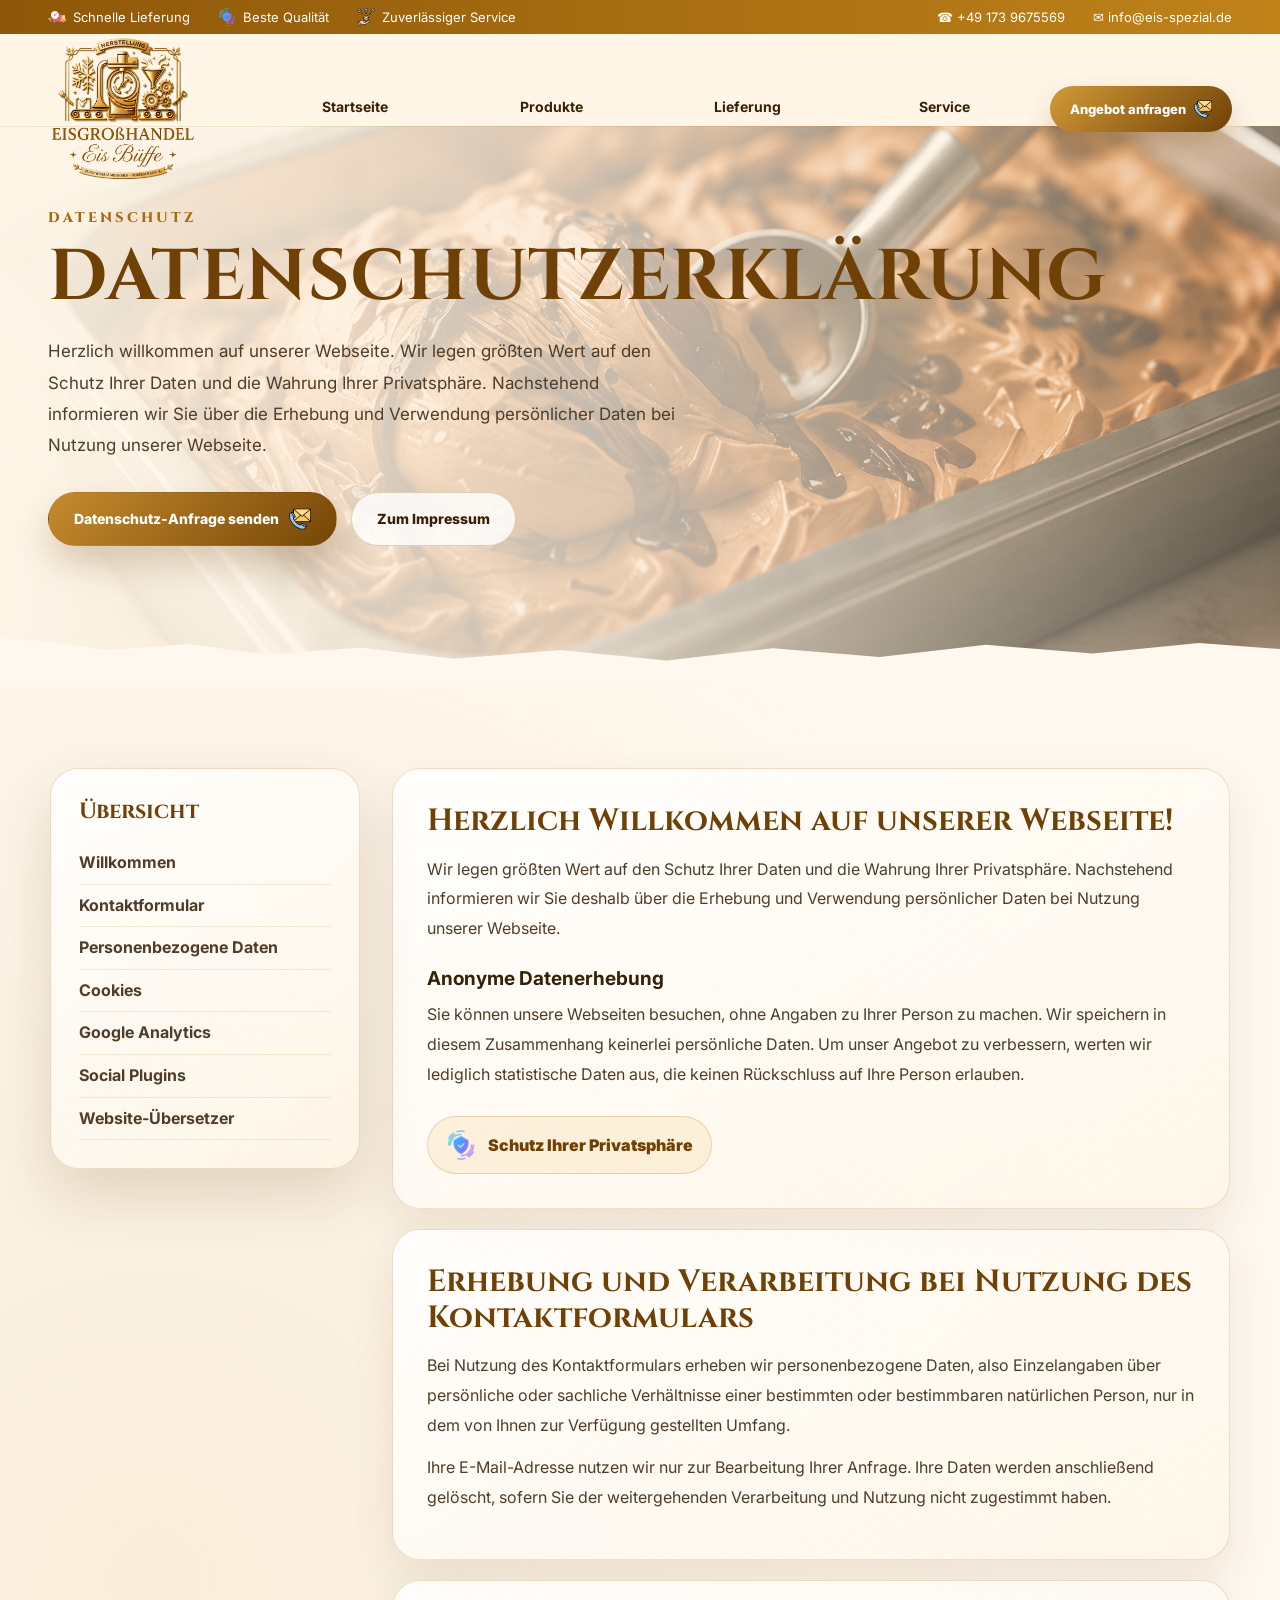
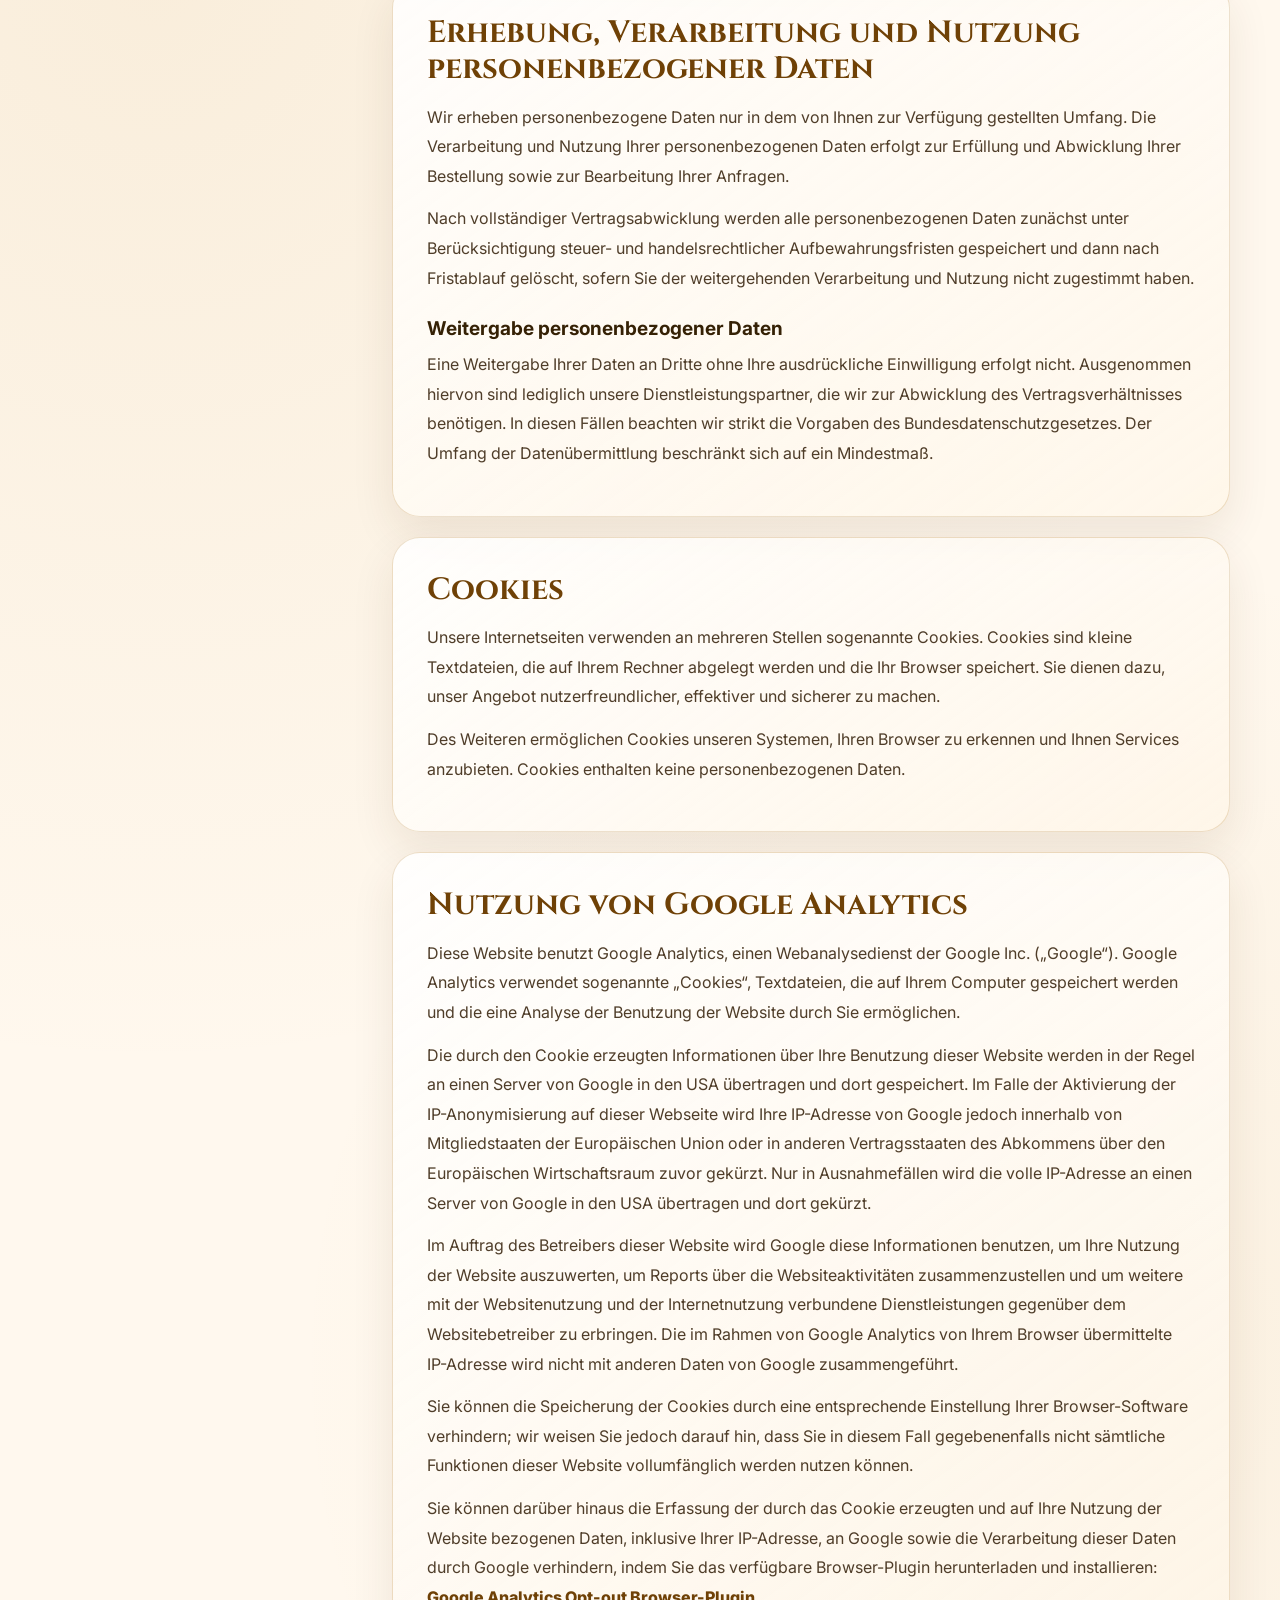
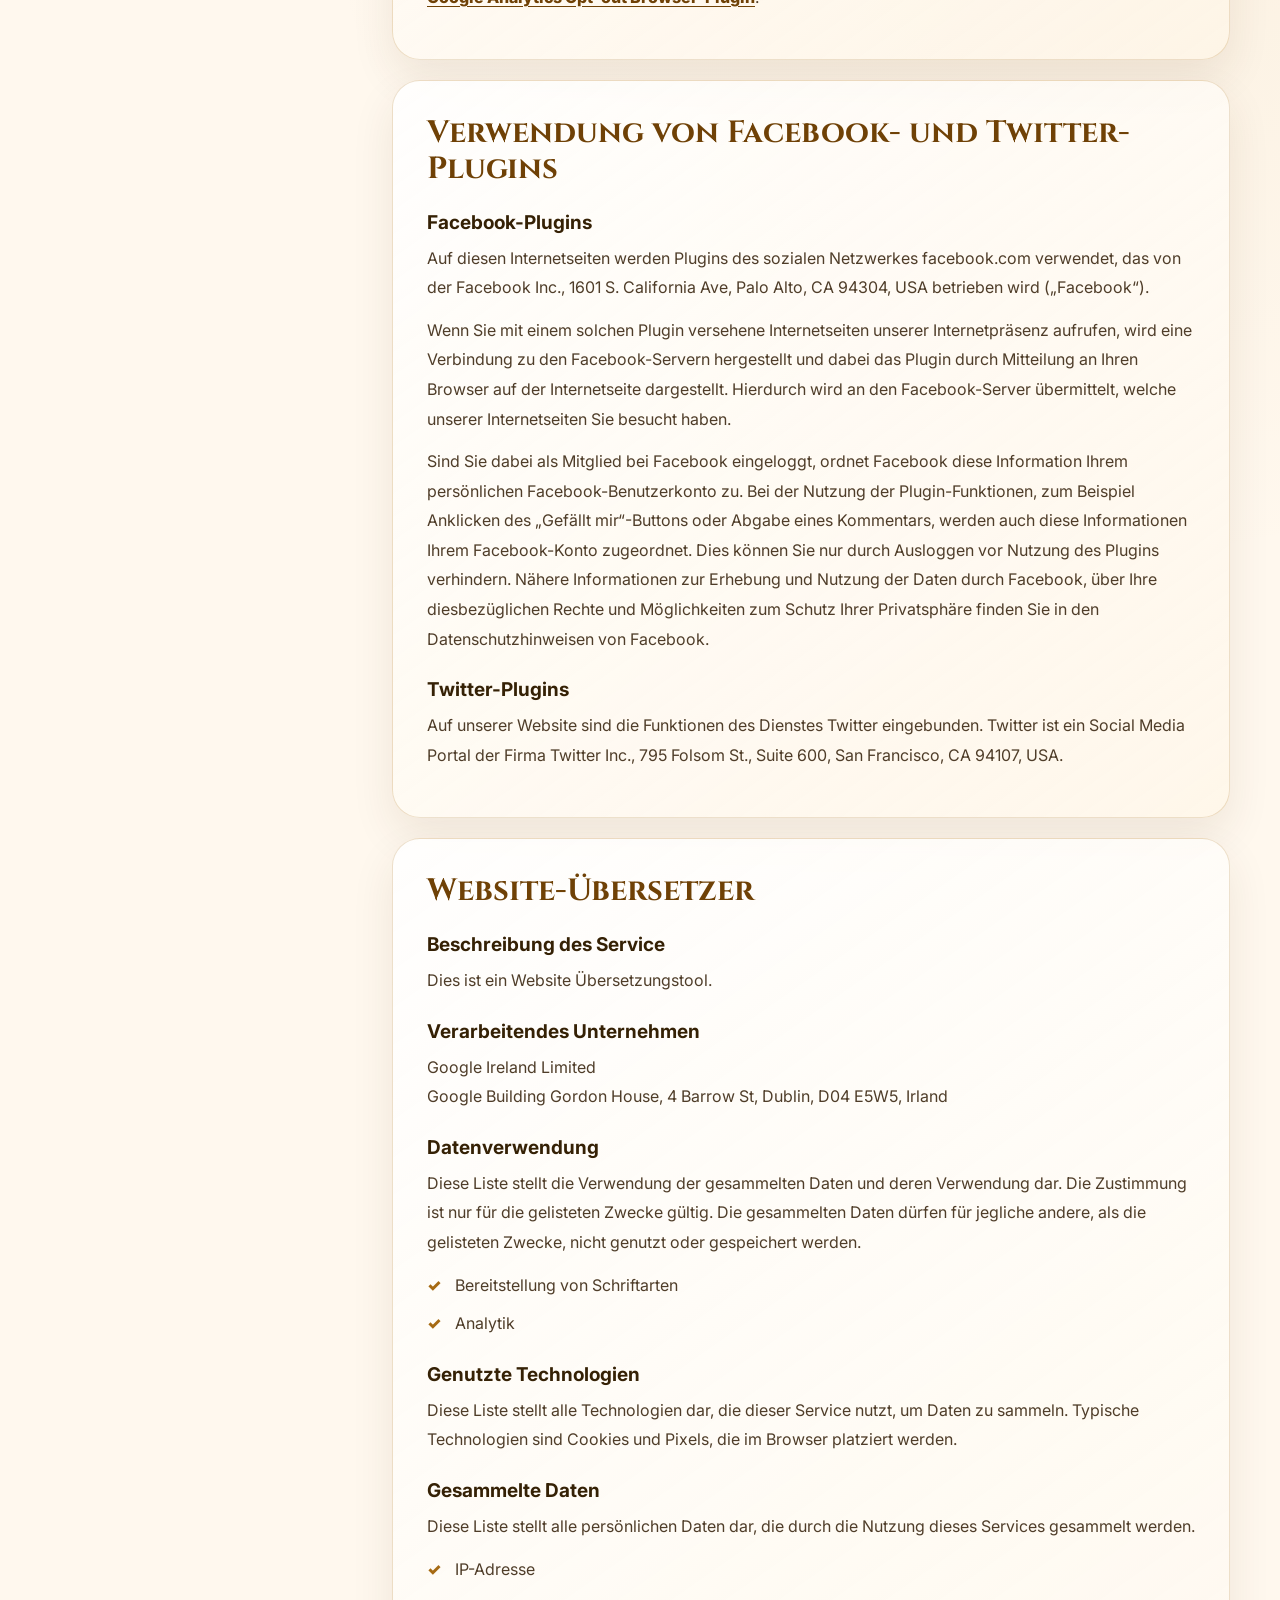
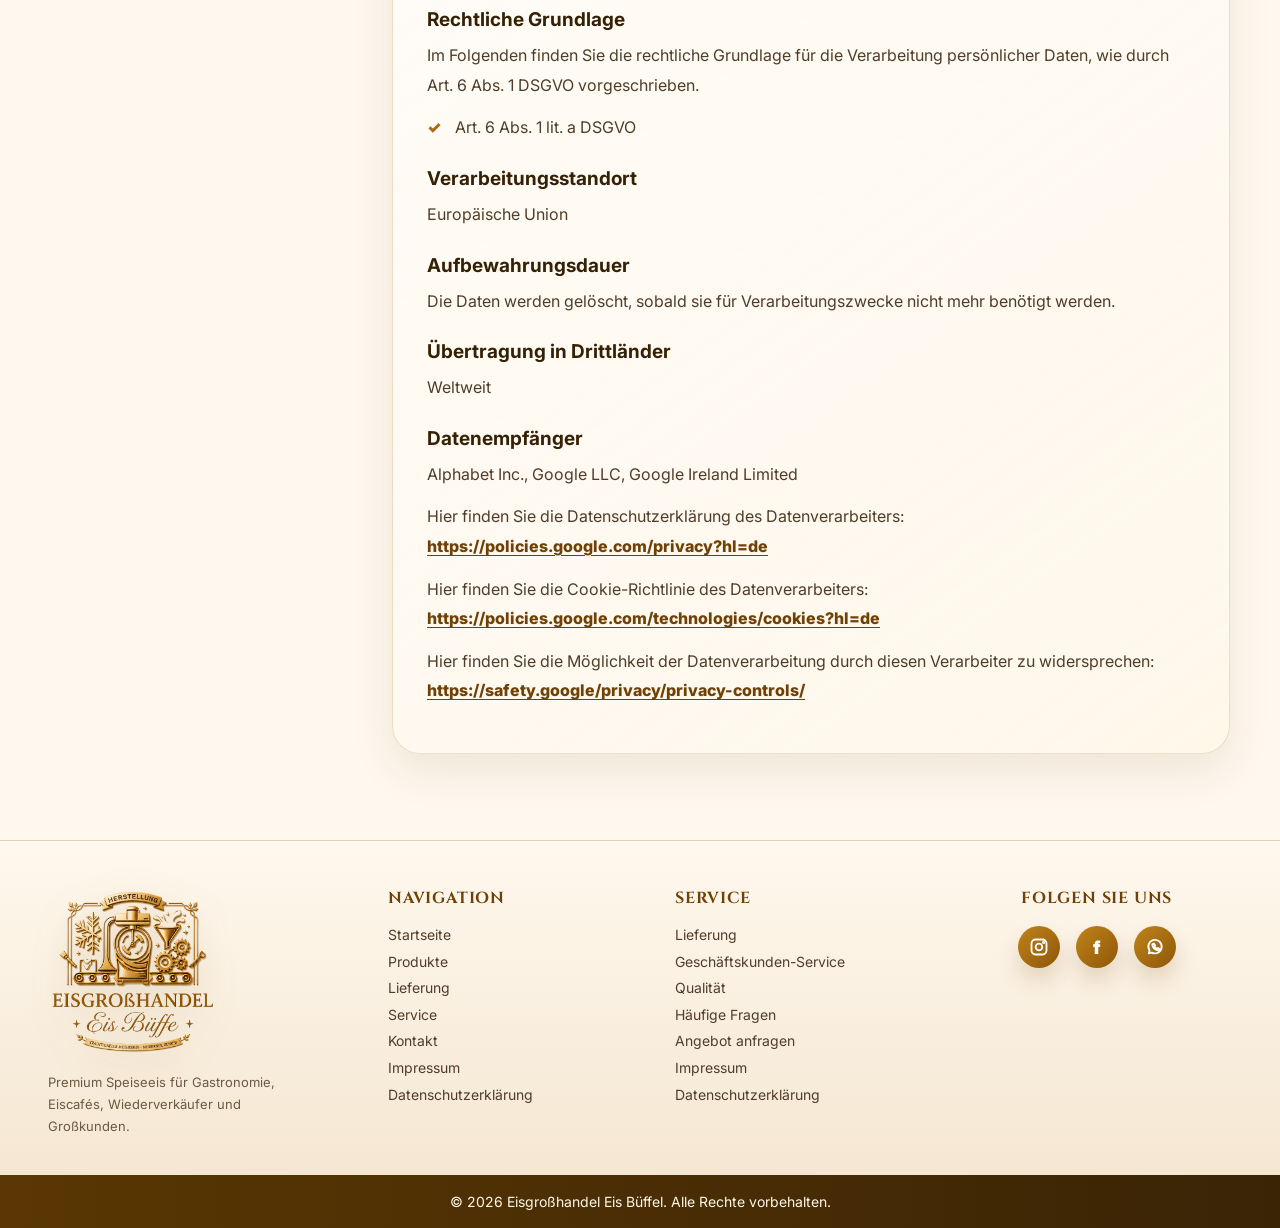
<file: datenschutzerklaerung.html>
<!DOCTYPE html>
<html lang="de">
<head>
  <meta charset="UTF-8" />
  <meta name="viewport" content="width=device-width, initial-scale=1.0" />
  <title>Datenschutzerklärung | Eis Büffel</title>
  <meta name="description" content="Datenschutzerklärung von Eisgrosshandel eisBüffe: Informationen zum Schutz Ihrer Daten und zur Nutzung unserer Webseite." />

  <!-- SEO + Browser/Google logo image -->
  <meta name="robots" content="index, follow, max-image-preview:large" />
  <meta name="theme-color" content="#a66a13" />
  <link rel="canonical" href="datenschutzerklaerung.html" />
  <link rel="icon" type="image/png" href="assets/logo.png" />
  <link rel="shortcut icon" type="image/png" href="assets/logo.png" />
  <link rel="apple-touch-icon" href="assets/logo.png" />
  <meta property="og:locale" content="de_DE" />
  <meta property="og:type" content="website" />
  <meta property="og:site_name" content="Eis Büffe" />
  <meta property="og:title" content="Datenschutzerklärung | Eis Büffel" />
  <meta property="og:description" content="Datenschutzerklärung von Eisgrosshandel eisBüffe: Informationen zum Schutz Ihrer Daten und zur Nutzung unserer Webseite." />
  <meta property="og:image" content="assets/logo.png" />
  <meta property="og:image:alt" content="Eis Büffe Logo" />
  <meta name="twitter:card" content="summary_large_image" />
  <meta name="twitter:title" content="Datenschutzerklärung | Eis Büffel" />
  <meta name="twitter:description" content="Datenschutzerklärung von Eisgrosshandel eisBüffe: Informationen zum Schutz Ihrer Daten und zur Nutzung unserer Webseite." />
  <meta name="twitter:image" content="assets/logo.png" />
  <style>
    @import url('https://fonts.googleapis.com/css2?family=Cinzel:wght@400;500;600;700&family=Great+Vibes&family=Inter:wght@400;500;600;700;800&display=swap');
    @import url('https://fonts.googleapis.com/css2?family=Cormorant+Garamond:wght@500;600;700&family=Homemade+Apple&display=swap');

    :root {
      --gold: #a66a13;
      --gold-2: #d39a38;
      --gold-3: #f0c46d;
      --gold-dark: #6f4106;
      --cream: #fff6e8;
      --cream-2: #f7ead4;
      --brown: #352105;
      --muted: #6b5a42;
      --white: #ffffff;
      --shadow: 0 24px 60px rgba(80, 48, 6, .16);
    }

    * { box-sizing: border-box; margin: 0; padding: 0; }
    html { scroll-behavior: smooth; }
    body {
      width: 100%;
      max-width: 100%;
      background: var(--cream);
      color: var(--brown);
      font-family: Inter, Arial, sans-serif;
      overflow-x: hidden;
    }
    a { color: inherit; text-decoration: none; }
    img { max-width: 100%; display: block; }
    html, body { max-width: 100%; overflow-x: hidden; }

    .topbar {
      min-height: 34px;
      background: linear-gradient(90deg, #8e5709, #c0831a);
      color: #fff;
      padding: 0 48px;
      display: flex;
      justify-content: space-between;
      align-items: center;
      gap: 18px;
      font-size: 13px;
    }
    .topbar__left, .topbar__right { display: flex; gap: 28px; align-items: center; flex-wrap: wrap; }
    .topbar__left span {
      display: inline-flex;
      align-items: center;
      gap: 7px;
      white-space: nowrap;
    }
    .topbar__emoji {
      width: 18px;
      height: 18px;
      object-fit: contain;
      flex: 0 0 auto;
    }

    .navbar {
      height: 92px;
      background: rgba(255, 246, 232, .94);
      backdrop-filter: blur(10px);
      display: grid;
      grid-template-columns: 190px minmax(0, 1fr);
      align-items: center;
      column-gap: 26px;
      padding: 0 48px;
      position: sticky;
      top: 0;
      z-index: 50;
      box-shadow: 0 1px 0 rgba(166, 106, 19, .12);
    }
    .logo { display: inline-flex; align-items: center; width: fit-content; user-select: none; }
    .logo img { width: 150px; height: auto; -webkit-user-drag: none; }

    .nav-links {
      width: 100%;
      display: grid;
      grid-template-columns: repeat(4, minmax(0, 1fr));
      align-items: center;
      gap: 14px;
      font-size: 14px;
      font-weight: 700;
    }
    .nav-links a {
      position: relative;
      width: 100%;
      min-height: 46px;
      padding: 12px 14px;
      text-align: center;
      border-radius: 999px;
      overflow: hidden;
      transition: color .25s ease, background .25s ease, box-shadow .25s ease, transform .25s ease;
    }
    .nav-links a::after {
      content: "";
      width: 0;
      height: 2px;
      background: var(--gold);
      position: absolute;
      left: 50%;
      bottom: 8px;
      transform: translateX(-50%);
      transition: width .25s ease;
    }
    .nav-links a:hover,
    .nav-links a.active {
      color: var(--gold-dark);
      background: rgba(211, 154, 56, .14);
      box-shadow: 0 10px 22px rgba(114, 70, 7, .10);
      transform: translateY(-2px);
    }
    .nav-links a:hover::after,
    .nav-links a.active::after { width: 42%; }
    .nav-links .nav-btn::after { display: none; }

    .menu-toggle { display: none; background: none; border: 0; font-size: 28px; color: var(--gold-dark); cursor: pointer; }
    .nav-btn, .btn {
      display: inline-flex;
      align-items: center;
      justify-content: center;
      border-radius: 999px;
      font-weight: 800;
      transition: .25s;
      white-space: nowrap;
    }
    .nav-btn {
      width: 100%;
      background: linear-gradient(135deg, var(--gold-2), var(--gold-dark));
      color: #fff;
      padding: 14px 18px;
      font-size: 13px;
      box-shadow: 0 14px 28px rgba(114, 70, 7, .24);
    }
    .btn {
      border: 1px solid transparent;
      padding: 15px 25px;
      font-size: 14px;
      min-height: 54px;
    }
    .btn--primary { color: #fff; background: linear-gradient(135deg, #c68b2e, #754606); box-shadow: 0 18px 34px rgba(98, 58, 6, .22); }
    .btn--secondary { background: rgba(255,255,255,.82); border-color: rgba(166,106,19,.30); color: var(--brown); }
    .btn:hover, .nav-btn:hover { transform: translateY(-3px); }
    .nav-btn:hover {
      background: linear-gradient(135deg, var(--gold-3), var(--gold-dark));
      box-shadow: 0 18px 34px rgba(114, 70, 7, .30);
      color: #fff;
    }

    .nav-btn__icon-img {
      width: 18px;
      height: 18px;
      margin-left: 8px;
      object-fit: contain;
      flex: 0 0 auto;
    }
    .btn__icon-img { width: 22px; height: 22px; margin-left: 10px; object-fit: contain; }

    .hero {
      min-height: calc(100vh - 126px);
      position: relative;
      isolation: isolate;
      display: flex;
      align-items: center;
      padding: 54px 48px 74px;
      background:
        linear-gradient(90deg, rgba(255,246,232,.84) 0%, rgba(255,246,232,.42) 43%, rgba(255,246,232,.02) 100%),
        url("assets/hero-bg.png") center right / cover no-repeat;
      overflow: hidden;
    }
    .hero::before {
      content: "";
      position: absolute;
      inset: 0;
      background:
        radial-gradient(circle at 82% 55%, rgba(198,145,53,.14), transparent 31%),
        radial-gradient(circle at 16% 18%, rgba(198,145,53,.10), transparent 24%);
      z-index: -1;
    }

    /* Hero bottom organic wave - same torn/soft movement under the hero image */
    .hero::after {
      content: "";
      position: absolute;
      left: -2%;
      right: -2%;
      bottom: -1px;
      height: 88px;
      background: #fff8ee;
      z-index: 2;
      pointer-events: none;
      clip-path: polygon(
        0 42%, 5% 48%, 10% 58%, 16% 51%, 22% 63%,
        29% 55%, 36% 68%, 44% 58%, 52% 70%, 60% 56%,
        68% 66%, 76% 52%, 84% 62%, 92% 50%, 100% 59%,
        100% 100%, 0 100%
      );
      filter: drop-shadow(0 -10px 18px rgba(80, 48, 6, .04));
    }

    .hero__content { width: 50%; max-width: 690px; z-index: 3; }
    .eyebrow {
      color: var(--gold);
      text-transform: uppercase;
      letter-spacing: 3px;
      font-family: Cinzel, serif;
      font-size: 14px;
      font-weight: 800;
      margin-bottom: 14px;
    }
    .hero h1 {
      font-family: Cinzel, serif;
      text-transform: uppercase;
      color: var(--gold-dark);
      font-size: clamp(46px, 6vw, 88px);
      line-height: .96;
      font-weight: 600;
      letter-spacing: 1px;
      margin-bottom: 22px;
    }
    .brand-line {
      display: flex;
      align-items: center;
      gap: 13px;
      margin-top: 8px;
      text-transform: none;
      font-family: "Great Vibes", cursive;
      color: var(--gold);
      font-size: .82em;
      font-weight: 400;
      letter-spacing: 0;
    }
    .brand-line img {
      width: .58em;
      height: .58em;
      object-fit: contain;
      filter: drop-shadow(0 6px 8px rgba(111,65,6,.18));
    }
    .hero__subtitle {
      font-family: Cinzel, serif;
      color: var(--gold-dark);
      font-weight: 800;
      letter-spacing: 1.3px;
      text-transform: uppercase;
      margin-bottom: 20px;
    }
    .hero__text { max-width: 570px; color: #4f3d29; line-height: 1.85; margin-bottom: 30px; font-size: 15px; }
    .hero__actions { display: flex; gap: 14px; flex-wrap: wrap; margin-bottom: 28px; }

    .experience {
      width: min(410px, 100%);
      display: grid;
      grid-template-columns: 120px 1fr;
      gap: 18px;
      background: rgba(255,255,255,.73);
      border: 1px solid rgba(166,106,19,.20);
      border-radius: 18px;
      padding: 16px;
      box-shadow: var(--shadow);
    }
    .experience__image {
      display: grid;
      place-items: center;
      border-right: 1px solid rgba(166,106,19,.24);
      padding-right: 14px;
    }
    .experience__image img { width: 86px; height: 86px; object-fit: contain; }
    .experience p { font-size: 13px; line-height: 1.65; color: #4c3820; align-self: center; }

    .quality-taste {
      margin-top: -1px;
      padding: 78px 48px 72px;
      background:
        radial-gradient(circle at 18% 20%, rgba(198,145,53,.10), transparent 26%),
        radial-gradient(circle at 86% 42%, rgba(198,145,53,.08), transparent 28%),
        #fff8ee;
    }
    .quality-taste__head {
      max-width: 940px;
      margin: 0 auto 22px;
      text-align: center;
    }
    .quality-taste__head h2 {
      font-family: Cinzel, serif;
      color: var(--brown);
      font-size: clamp(28px, 3.2vw, 42px);
      line-height: 1.08;
      margin-bottom: 10px;
      letter-spacing: .8px;
    }
    .quality-taste__head p {
      color: #1f1a13;
      font-size: 16px;
      line-height: 1.7;
    }
    .taste-cards {
      max-width: 1180px;
      margin: 0 auto 16px;
      display: grid;
      grid-template-columns: repeat(2, 1fr);
      gap: 30px;
    }
    .taste-card {
      overflow: hidden;
      display: grid;
      grid-template-columns: 1.12fr .88fr;
      min-height: 190px;
      background: linear-gradient(145deg, rgba(255,255,255,.82), rgba(255,246,232,.58));
      border: 1px solid rgba(166,106,19,.22);
      border-radius: 28px;
      box-shadow: 0 20px 48px rgba(80,48,6,.10);
      transition: transform .25s ease, box-shadow .25s ease, border-color .25s ease;
    }
    .taste-card:hover {
      transform: translateY(-5px);
      border-color: rgba(166,106,19,.36);
      box-shadow: 0 26px 58px rgba(80,48,6,.14);
    }
    .taste-card__image {
      overflow: hidden;
      border-radius: 26px 0 0 26px;
    }
    .taste-card__image img {
      width: 100%;
      height: 100%;
      min-height: 190px;
      object-fit: cover;
      transition: transform .35s ease;
    }
    .taste-card:hover .taste-card__image img { transform: scale(1.04); }
    .taste-card__content {
      position: relative;
      padding: 28px 60px 26px 26px;
      border-radius: 0 26px 26px 0;
    }
    .taste-card__content h3 {
      font-family: Cinzel, serif;
      color: var(--gold-dark);
      font-size: 26px;
      line-height: 1.12;
      margin-bottom: 14px;
    }
    .taste-card__content p {
      color: #2f261b;
      font-size: 15px;
      line-height: 1.55;
    }
    .taste-card__icon {
      position: absolute;
      top: 22px;
      right: 24px;
      width: 40px;
      height: 40px;
      object-fit: contain;
    }
    .quality-features {
      max-width: 1180px;
      margin: auto;
      display: grid;
      grid-template-columns: repeat(4, 1fr);
      background: linear-gradient(145deg, rgba(255,255,255,.74), rgba(255,246,232,.50));
      border: 1px solid rgba(166,106,19,.22);
      border-radius: 28px;
      box-shadow: 0 20px 48px rgba(80,48,6,.10);
      overflow: hidden;
    }
    .quality-feature {
      display: grid;
      grid-template-columns: 72px 1fr;
      gap: 16px;
      padding: 26px 24px;
      border-right: 1px solid rgba(166,106,19,.16);
      align-items: start;
      transition: background .25s ease, transform .25s ease;
    }
    .quality-feature:hover {
      background: rgba(255,255,255,.48);
      transform: translateY(-3px);
    }
    .quality-feature:last-child { border-right: 0; }
    .quality-feature__icon {
      width: 50px;
      height: 50px;
      object-fit: contain;
      display: block;
    }
    .quality-feature h3 {
      color: var(--brown);
      font-size: 16px;
      margin-bottom: 9px;
    }
    .quality-feature p {
      color: #2f261b;
      font-size: 13px;
      line-height: 1.65;
    }


    .section { padding: 94px 48px; }
    .section-head { max-width: 760px; margin: 0 auto 44px; text-align: center; }
    .section h2 { font-family: Cinzel, serif; color: var(--gold-dark); font-size: clamp(34px, 4vw, 52px); line-height: 1.1; margin-bottom: 16px; }
    .section-head p, .about__content p, .delivery p, .contact p { color: var(--muted); line-height: 1.8; }

    .cards, .steps {
      max-width: 1180px;
      margin: auto;
      display: grid;
      grid-template-columns: repeat(3, 1fr);
      gap: 24px;
    }
    .card, .step {
      background: rgba(255,255,255,.74);
      border: 1px solid rgba(166,106,19,.18);
      border-radius: 25px;
      padding: 32px;
      box-shadow: var(--shadow);
      transition: .25s;
    }
    .card:hover, .step:hover { transform: translateY(-6px); }
    .card__icon {
      width: 64px;
      height: 64px;
      border-radius: 18px;
      background: linear-gradient(135deg, rgba(198,145,53,.22), rgba(255,255,255,.72));
      display: grid;
      place-items: center;
      font-size: 30px;
      margin-bottom: 22px;
    }
    .card h3, .step h3 { color: var(--gold-dark); font-size: 22px; margin-bottom: 12px; }
    .card p, .step p { color: var(--muted); line-height: 1.75; }

    .products {
      padding: 46px 0 0;
    }

    .stats-strip {
      width: 100vw;
      max-width: none;
      margin-left: calc(50% - 50vw);
      margin-right: calc(50% - 50vw);
      background: linear-gradient(180deg, #5a3703 0%, #2f1d02 100%);
      border-radius: 0;
      display: grid;
      grid-template-columns: repeat(3, minmax(0, 1fr));
      color: #fff8e8;
      box-shadow: 0 18px 42px rgba(53, 33, 5, .18);
      overflow: hidden;
      border-top: 1px solid rgba(240,196,109,.28);
      border-bottom: 1px solid rgba(240,196,109,.28);
    }
    .stat-item {
      min-height: 132px;
      display: grid;
      grid-template-columns: 68px 1fr;
      align-items: center;
      gap: 14px;
      padding: 18px 28px;
      position: relative;
    }
    .stat-item:not(:last-child)::after {
      content: "";
      position: absolute;
      right: 0;
      top: 22px;
      bottom: 22px;
      width: 1px;
      background: rgba(240,196,109,.36);
    }
    .stat-icon {
      width: 62px;
      height: 62px;
      object-fit: contain;
      opacity: 1;
      filter: none;
    }
    .stat-content strong {
      display: block;
      font-family: Cinzel, serif;
      color: var(--gold-3);
      font-size: clamp(26px, 2.2vw, 38px);
      line-height: .98;
      margin-bottom: 7px;
      letter-spacing: .5px;
      white-space: nowrap;
    }
    .stat-content span {
      display: block;
      font-size: 11px;
      font-weight: 800;
      letter-spacing: .8px;
      text-transform: uppercase;
      color: #fff6dc;
      margin-bottom: 9px;
    }
    .stat-content p {
      font-size: 11px;
      line-height: 1.55;
      color: rgba(255,255,255,.86);
    }


    .about {
      background: linear-gradient(180deg, #fff8ee, #f7ead4);
      display: grid;
      grid-template-columns: 1fr 1fr;
      gap: 54px;
      align-items: center;
    }
    .about__image img { border-radius: 34px; box-shadow: var(--shadow); min-height: 420px; object-fit: cover; }
    .about__content { max-width: 630px; }
    .about__content ul { list-style: none; margin-top: 22px; }
    .about__content li { padding: 12px 0 12px 34px; position: relative; color: #4c3820; }
    .about__content li::before { content: "✓"; position: absolute; left: 0; color: var(--gold); font-weight: 900; }

    .about-banner-wrap {
      padding: 32px 48px;
      background: linear-gradient(180deg, #fff8ee, #f7ead4);
    }

    .about-banner {
      max-width: 1280px;
      margin: 0 auto;
      min-height: 330px;
      display: grid;
      grid-template-columns: minmax(0, 2.15fr) minmax(270px, .9fr);
      align-items: stretch;
      overflow: hidden;
      border-radius: 0 0 8px 8px;
      background: #fbf3e8;
      border: 1px solid rgba(166,106,19,.14);
      box-shadow: 0 18px 44px rgba(80,48,6,.08);
    }

    .about-banner__text {
      min-height: 330px;
      padding: 44px 46px 38px;
      display: flex;
      flex-direction: column;
      justify-content: center;
      background:
        linear-gradient(90deg, rgba(255,246,232,.96) 0%, rgba(255,246,232,.78) 42%, rgba(255,246,232,.34) 100%),
        url("assets/upper-image.png") center / cover no-repeat;
    }

    .about-banner__text h2,
    .about-banner__contact h3 {
      font-family: Cinzel, serif;
      color: var(--brown);
      font-size: 24px;
      letter-spacing: 1px;
      margin-bottom: 14px;
      text-transform: uppercase;
    }

    .about-banner__text p {
      max-width: 455px;
      color: #2c2117;
      font-size: 14px;
      line-height: 1.7;
      margin-bottom: 8px;
    }

    .about-signature {
      font-family: "Great Vibes", cursive;
      color: var(--gold);
      font-size: 42px;
      margin-top: 12px;
    }

    .about-banner__image {
      display: none;
    }

    .about-banner__contact {
      padding: 44px 36px;
      background: #fbf3e8;
      display: flex;
      flex-direction: column;
      justify-content: center;
      gap: 14px;
      border-left: 1px solid rgba(166,106,19,.16);
    }

    .about-banner__contact a,
    .about-banner__contact span {
      color: #2f261b;
      font-size: 15px;
    }

    .about-banner__btn {
      margin-top: 10px;
      width: fit-content;
      background: linear-gradient(135deg, #c0831a, #8e5709);
      color: #fff !important;
      padding: 15px 28px;
      border-radius: 6px;
      font-weight: 800;
      box-shadow: 0 12px 26px rgba(114,70,7,.18);
    }

    .delivery { background: radial-gradient(circle at 16% 20%, rgba(198,145,53,.12), transparent 25%), var(--cream); }
    .step span { font-family: Cinzel, serif; font-size: 42px; color: rgba(166,106,19,.33); font-weight: 700; }

    .delivery .step {
      opacity: .9;
      transform: translateY(18px) scale(.99);
      transition: opacity .55s ease, transform .55s ease;
    }
    .delivery .step.show {
      opacity: 1;
      transform: translateY(0) scale(1);
    }
    .delivery .step:nth-child(1) { transition-delay: .04s; }
    .delivery .step:nth-child(2) { transition-delay: .22s; }
    .delivery .step:nth-child(3) { transition-delay: .40s; }



    /* Soft page opening and light gradual section reveal */
    body {
      opacity: .96;
      transform: translateY(4px);
      transition: opacity .38s ease, transform .38s ease;
    }
    body.page-loaded {
      opacity: 1;
      transform: translateY(0);
    }
    .reveal-on-scroll {
      opacity: .92;
      transform: translateY(14px);
      transition: opacity .55s ease, transform .55s ease;
      will-change: opacity, transform;
    }
    .reveal-on-scroll.reveal-visible {
      opacity: 1;
      transform: translateY(0);
    }
    .reveal-delay-1 { transition-delay: .04s; }
    .reveal-delay-2 { transition-delay: .08s; }
    .reveal-delay-3 { transition-delay: .12s; }
    .reveal-delay-4 { transition-delay: .16s; }
    .reveal-delay-5 { transition-delay: .20s; }

    @media (prefers-reduced-motion: reduce) {
      html { scroll-behavior: auto; }
      body,
      .reveal-on-scroll,
      .delivery .step {
        opacity: 1 !important;
        transform: none !important;
        transition: none !important;
      }
    }

    .contact { background: linear-gradient(135deg, #714306, #bd801c); }
    .contact__box {
      max-width: 1180px;
      margin: auto;
      background: rgba(255,248,236,.97);
      border-radius: 34px;
      padding: 44px;
      display: grid;
      grid-template-columns: .85fr 1.15fr;
      gap: 40px;
      box-shadow: 0 34px 70px rgba(51,31,4,.25);
    }
    .contact-form { display: grid; grid-template-columns: 1fr 1fr; gap: 14px; }
    .contact-form input, .contact-form textarea {
      width: 100%;
      border: 1px solid rgba(166,106,19,.24);
      background: #fff;
      border-radius: 15px;
      padding: 16px;
      font: inherit;
      outline: none;
    }
    .contact-form input:focus, .contact-form textarea:focus { border-color: rgba(166,106,19,.58); box-shadow: 0 0 0 4px rgba(198,145,53,.12); }
    .contact-form textarea { grid-column: 1 / -1; min-height: 130px; resize: vertical; }
    .contact-form button { border: none; cursor: pointer; }
    .footer {
      background: linear-gradient(180deg, #fff8ee 0%, #f3e4cd 100%);
      color: var(--brown);
      border-top: 1px solid rgba(166,106,19,.16);
      box-shadow: inset 0 1px 0 rgba(255,255,255,.65);
    }
    .footer__inner {
      max-width: 1280px;
      margin: 0 auto;
      padding: 46px 48px 38px;
      display: grid;
      grid-template-columns: 1.1fr .9fr .9fr 1fr;
      gap: 42px;
      align-items: start;
    }
    .footer__brand {
      display: flex;
      flex-direction: column;
      align-items: flex-start;
      gap: 14px;
    }
    .footer__logo {
      width: 170px;
      height: auto;
      filter: drop-shadow(0 10px 18px rgba(111,65,6,.12));
    }
    .footer__text {
      max-width: 260px;
      color: #6b5a42;
      font-size: 13px;
      line-height: 1.7;
    }
    .footer__col h3,
    .footer__social h3 {
      font-family: Cinzel, serif;
      color: var(--gold-dark);
      font-size: 16px;
      letter-spacing: .8px;
      text-transform: uppercase;
      margin-bottom: 13px;
    }
    .footer__col a {
      display: block;
      width: fit-content;
      color: #4f3d29;
      font-size: 14px;
      line-height: 1.9;
      transition: .25s;
    }
    .footer__col a:hover {
      color: var(--gold);
      transform: translateX(4px);
    }
    .footer__social {
      display: flex;
      flex-direction: column;
      align-items: center;
      text-align: center;
    }
    .footer__icons {
      display: flex;
      align-items: center;
      justify-content: center;
      gap: 16px;
      margin-top: 4px;
    }
    .footer__icon {
      width: 42px;
      height: 42px;
      border-radius: 50%;
      display: inline-flex;
      align-items: center;
      justify-content: center;
      background: linear-gradient(135deg, #c0831a, #8e5709);
      color: #fff;
      font-weight: 900;
      font-size: 18px;
      box-shadow: 0 12px 22px rgba(114,70,7,.18);
      transition: .25s;
    }
    .footer__icon svg {
      width: 20px;
      height: 20px;
      fill: none;
      stroke: currentColor;
      stroke-width: 2.2;
      stroke-linecap: round;
      stroke-linejoin: round;
    }
    .footer__icon:hover {
      transform: translateY(-4px);
      box-shadow: 0 16px 28px rgba(114,70,7,.25);
    }
    .footer__bottom {
      padding: 18px 24px;
      text-align: center;
      color: #fff8e8;
      background: linear-gradient(90deg, #5a3703, #3a2406);
      font-size: 14px;
    }

    @media (max-width: 1050px) {
      .topbar { display: none; }
      .navbar { grid-template-columns: 160px 1fr 54px; height: 80px; padding: 0 22px; }
      .logo img { width: 118px; }
      .menu-toggle { display: block; justify-self: end; }
      .nav-links > .nav-btn { display: inline-flex; }
      .nav-links {
        position: absolute;
        top: 80px;
        left: 22px;
        right: 22px;
        display: none;
        flex-direction: column;
        gap: 4px;
        background: #fff7eb;
        border: 1px solid rgba(166,106,19,.20);
        border-radius: 20px;
        padding: 18px;
        box-shadow: var(--shadow);
      }
      .nav-links.open { display: flex; }
      .hero { min-height: auto; padding: 78px 24px; background-position: center; }
      .hero__content { width: 100%; max-width: 690px; }
      .cards, .steps, .about, .contact__box, .taste-cards, .quality-features, .stats-strip { grid-template-columns: 1fr; }
      .footer__inner { grid-template-columns: repeat(2, 1fr); gap: 30px; padding: 42px 24px; }
      .footer__social { align-items: flex-start; text-align: left; }
      .footer__icons { justify-content: flex-start; }
      .quality-taste { padding: 76px 24px 66px; }
      .taste-card { grid-template-columns: 1fr; border-radius: 26px; }
      .taste-card__image { border-radius: 24px 24px 0 0; }
      .taste-card__content { border-radius: 0 0 24px 24px; }
      .stats-strip { width: 100vw; border-radius: 0; margin-left: calc(50% - 50vw); margin-right: calc(50% - 50vw); }
      .stat-item { min-height: 110px; padding: 16px 24px; }
      .stat-item:not(:last-child)::after { top: auto; left: 24px; right: 24px; bottom: 0; width: auto; height: 1px; }
      .quality-feature { border-right: 0; border-bottom: 1px solid rgba(166,106,19,.18); }
      .quality-feature:last-child { border-bottom: 0; }
      .section { padding: 72px 24px; }
      .products { padding: 34px 0 0; }
      .about-banner-wrap { padding: 28px 24px; }
      .about-banner { grid-template-columns: 1fr; }
      .about-banner__text {
        min-height: 340px;
        background:
          linear-gradient(180deg, rgba(255,246,232,.94) 0%, rgba(255,246,232,.76) 58%, rgba(255,246,232,.42) 100%),
          url("assets/upper-image.png") center / cover no-repeat;
      }
      .about-banner__contact { border-left: 0; border-top: 1px solid rgba(166,106,19,.16); }
    }

    @media (max-width: 620px) {
      .hero { padding: 64px 20px; }
      .hero h1 { font-size: 42px; }
      .brand-line { gap: 8px; }
      .experience { grid-template-columns: 1fr; }
      .experience__image { border-right: none; border-bottom: 1px solid rgba(166,106,19,.24); padding: 0 0 12px; }
      .contact-form { grid-template-columns: 1fr; }
      .contact__box { padding: 28px; }
      .about-banner-wrap { padding: 24px 16px; }
      .about-banner__text, .about-banner__contact { padding: 26px 22px; }
      .about-banner__text h2, .about-banner__contact h3 { font-size: 21px; }
      .about-signature { font-size: 36px; }
      .taste-card__content { padding: 24px 54px 24px 22px; }
      .quality-feature { grid-template-columns: 56px 1fr; padding: 22px 18px; }
      .stat-item { grid-template-columns: 66px 1fr; min-height: 132px; padding: 22px 18px; }
      .stat-icon { width: 60px; height: 60px; }
      .quality-feature__icon { width: 42px; height: 42px; }
      .footer__inner { grid-template-columns: 1fr; gap: 26px; padding: 38px 22px; }
      .footer__logo { width: 145px; }
      .footer__social { align-items: flex-start; text-align: left; }
      .footer__bottom { font-size: 13px; }
    }


    /* Complete mobile hero correction: clear image, bigger text, balanced layout on phones */
    /* Mobile hero uses a separate image: assets/hero-mobile.png */
    @media (max-width: 768px) {
      body { min-width: 0; }

      .topbar { display: none; }

      .navbar {
        grid-template-columns: 140px 1fr 46px;
        height: 78px;
        padding: 0 18px;
      }

      .logo img { width: 116px; }
      .menu-toggle { display: block; justify-self: end; }
      .nav-links > .nav-btn { display: inline-flex; }

      .nav-links {
        position: absolute;
        top: 78px;
        left: 16px;
        right: 16px;
        display: none;
        flex-direction: column;
        gap: 8px;
        background: #fff7eb;
        border: 1px solid rgba(166,106,19,.20);
        border-radius: 20px;
        padding: 18px;
        box-shadow: var(--shadow);
      }

      .nav-links.open { display: flex; }

      .hero {
        min-height: auto;
        padding: 0 20px 56px;
        align-items: flex-start;
        background:
          linear-gradient(180deg,
            rgba(255,246,232,.04) 0%,
            rgba(255,246,232,.16) 38%,
            rgba(255,246,232,.80) 58%,
            #fff6e8 76%,
            #fff6e8 100%),
          url("assets/hero-mobile.png") center top / auto clamp(330px, 72vw, 470px) no-repeat;
      }

      .hero::before {
        background:
          radial-gradient(circle at 50% 18%, rgba(198,145,53,.17), transparent 38%),
          radial-gradient(circle at 18% 82%, rgba(198,145,53,.12), transparent 34%);
      }

      .hero::after {
        height: 54px;
        clip-path: polygon(
          0 38%, 8% 54%, 17% 45%, 27% 62%, 39% 50%,
          51% 67%, 64% 49%, 77% 61%, 89% 46%, 100% 58%,
          100% 100%, 0 100%
        );
      }

      .hero__content {
        width: 100%;
        max-width: 590px;
        margin: 0 auto;
        padding-top: clamp(300px, 70vw, 430px);
        position: relative;
        z-index: 3;
      }

      .eyebrow {
        font-size: 14px;
        letter-spacing: 2.6px;
        margin-bottom: 12px;
      }

      .hero h1 {
        font-size: clamp(52px, 15.5vw, 78px);
        line-height: .94;
        margin-bottom: 18px;
      }

      .brand-line {
        justify-content: flex-start;
        gap: 10px;
      }

      .brand-line img {
        width: .58em;
        height: .58em;
      }

      .hero__subtitle {
        font-size: 16px;
        line-height: 1.42;
        margin-bottom: 14px;
        letter-spacing: 1.1px;
      }

      .hero__text {
        max-width: 100%;
        font-size: 16px;
        line-height: 1.78;
        margin-bottom: 22px;
      }

      .hero__actions {
        gap: 12px;
        margin-bottom: 20px;
      }

      .hero__actions .btn {
        width: 100%;
        min-height: 56px;
        padding: 15px 20px;
        font-size: 15px;
      }

      .experience {
        width: 100%;
        grid-template-columns: 86px 1fr;
        gap: 14px;
        padding: 14px;
        border-radius: 18px;
      }

      .experience__image {
        border-right: 1px solid rgba(166,106,19,.24);
        border-bottom: 0;
        padding: 0 12px 0 0;
      }

      .experience__image img { width: 68px; height: 68px; }
      .experience p { font-size: 14px; line-height: 1.62; }
    }

    @media (max-width: 520px) {
      .hero {
        padding-left: 18px;
        padding-right: 18px;
        padding-bottom: 52px;
        background:
          linear-gradient(180deg,
            rgba(255,246,232,.02) 0%,
            rgba(255,246,232,.15) 36%,
            rgba(255,246,232,.84) 60%,
            #fff6e8 78%,
            #fff6e8 100%),
          url("assets/hero-mobile.png") center top / auto clamp(300px, 86vw, 390px) no-repeat;
      }

      .hero__content { padding-top: clamp(285px, 82vw, 380px); }
      .hero h1 { font-size: clamp(48px, 16vw, 66px); }
      .hero__subtitle { font-size: 15px; }
      .hero__text { font-size: 15px; }
    }

    @media (max-width: 420px) {
      .hero {
        padding-left: 16px;
        padding-right: 16px;
        background:
          linear-gradient(180deg,
            rgba(255,246,232,.00) 0%,
            rgba(255,246,232,.16) 35%,
            rgba(255,246,232,.88) 62%,
            #fff6e8 80%,
            #fff6e8 100%),
          url("assets/hero-mobile.png") center top / auto clamp(280px, 92vw, 355px) no-repeat;
      }

      .hero__content { padding-top: clamp(265px, 88vw, 350px); }
      .hero h1 { font-size: clamp(44px, 17vw, 60px); }
      .brand-line { gap: 8px; }
      .brand-line img { width: .54em; height: .54em; }
      .experience { grid-template-columns: 76px 1fr; }
      .experience__image img { width: 60px; height: 60px; }
    }


    /* About section copied from the first design: photo card + handwritten note + Italy mark */
    .heritage-about {
      padding: 54px 48px 58px;
      background: #eee8df;
      position: relative;
      overflow: hidden;
    }

    .heritage-about::before {
      content: "";
      position: absolute;
      inset: 0;
      background:
        radial-gradient(circle at 20% 28%, rgba(166,106,19,.06), transparent 28%),
        radial-gradient(circle at 82% 48%, rgba(111,65,6,.06), transparent 30%);
      pointer-events: none;
    }

    .heritage-about__grid {
      max-width: 1280px;
      margin: 0 auto;
      display: grid;
      grid-template-columns: .95fr 1.05fr;
      gap: 80px;
      align-items: center;
      position: relative;
      z-index: 1;
    }

    .heritage-photo-note {
      display: grid;
      grid-template-columns: 95px 1fr;
      gap: 24px;
      align-items: center;
    }

    .heritage-hand-text {
      font-family: "Homemade Apple", cursive;
      color: #5e4d41;
      font-size: 19px;
      line-height: 1.5;
      text-align: center;
      transform: rotate(-8deg);
    }

    .heritage-hand-text span {
      display: block;
      color: #b85f45;
      font-size: 28px;
      margin-top: 8px;
    }

    .heritage-family-photo {
      position: relative;
      min-height: 340px;
      background: url("assets/anfe.png") center / cover no-repeat, #e5e0d6;
      border: 14px solid #fff;
      box-shadow: 0 24px 60px rgba(80, 48, 6, .16);
      transform: rotate(-4deg);
    }

    .heritage-family-photo::before {
      content: "";
      position: absolute;
      left: 22px;
      top: -30px;
      width: 120px;
      height: 32px;
      background: #718064;
      opacity: .72;
      transform: rotate(-8deg);
    }

    .heritage-badge {
      position: absolute;
      right: -34px;
      bottom: -22px;
      width: 104px;
      height: 104px;
      border-radius: 50%;
      background: #b85f45;
      color: #fff;
      display: grid;
      place-items: center;
      text-align: center;
      font-size: 12px;
      line-height: 1.35;
      box-shadow: 0 14px 30px rgba(88,54,38,.20);
    }

    .heritage-badge strong { font-size: 15px; }

    .heritage-copy {
      position: relative;
      min-height: 390px;
      padding-right: 240px;
      isolation: isolate;
    }

    .heritage-copy::after {
      content: none;
      display: none;
    }

    .heritage-kicker {
      text-transform: uppercase;
      letter-spacing: 3px;
      color: #243329;
      font-weight: 900;
      font-size: 13px;
      margin-bottom: 18px;
    }

    .heritage-title {
      max-width: 610px;
      font-family: "Cormorant Garamond", serif;
      color: #18251b;
      font-size: clamp(42px, 4.3vw, 64px);
      line-height: 1;
      font-weight: 700;
      letter-spacing: .2px;
      margin-bottom: 24px;
    }

    .heritage-title::after {
      content: "";
      display: block;
      width: 78px;
      height: 2px;
      background: #b85f45;
      margin-top: 24px;
    }

    .heritage-title .heritage-flag {
      display: inline-flex;
      width: 70px;
      height: 42px;
      margin-left: 16px;
      vertical-align: middle;
      border: 3px solid #fff;
      border-radius: 8px;
      background: linear-gradient(90deg, #178b4a 0 33.333%, #ffffff 33.333% 66.666%, #d22f27 66.666% 100%);
      box-shadow: 0 12px 24px rgba(80,48,6,.16);
      transform: rotate(-4deg) translateY(-4px);
      position: relative;
    }

    .heritage-title .heritage-flag::before {
      content: "";
      position: absolute;
      left: -10px;
      top: -8px;
      width: 4px;
      height: 62px;
      border-radius: 999px;
      background: linear-gradient(180deg, #7b5a34, #3f2a13);
      box-shadow: 0 8px 14px rgba(80,48,6,.18);
    }

    .heritage-kicker,
    .heritage-title,
    .heritage-copy p:not(.heritage-kicker),
    .heritage-btn {
      position: relative;
      z-index: 2;
    }

    .heritage-copy p:not(.heritage-kicker) {
      max-width: 620px;
      color: #3f473f;
      line-height: 1.85;
      font-size: 17px;
      margin-bottom: 26px;
    }

    .heritage-btn {
      display: inline-flex;
      align-items: center;
      justify-content: center;
      min-height: 58px;
      padding: 0 34px;
      border-radius: 4px;
      border: 1px solid #c8b9aa;
      color: #18251b;
      background: transparent;
      font-size: 13px;
      font-weight: 900;
      letter-spacing: .8px;
      text-transform: uppercase;
      transition: .25s ease;
    }

    .heritage-btn:hover {
      background: #fff;
      transform: translateY(-3px);
    }

    .heritage-italy-map {
      position: absolute;
      right: 10px;
      top: -4px;
      width: 255px;
      height: auto;
      max-height: 325px;
      object-fit: contain;
      opacity: .34;
      z-index: 1;
      pointer-events: none;
      filter: none;
    }

    .heritage-italy-label {
      position: absolute;
      right: 32px;
      bottom: 22px;
      font-family: "Homemade Apple", cursive;
      font-size: 18px;
      line-height: 1.5;
      transform: rotate(-7deg);
      color: #473c34;
      text-align: center;
    }

    .heritage-italy-label b {
      font-family: Inter, sans-serif;
      color: #b85f45;
      font-size: 25px;
      letter-spacing: 8px;
    }

    @media (max-width: 1050px) {
      .heritage-about { padding: 44px 24px 54px; }
      .heritage-about__grid { grid-template-columns: 1fr; gap: 56px; }
      .heritage-copy { padding-right: 0; min-height: auto; }
      .heritage-italy-map,
      .heritage-italy-label {
        position: relative;
        right: auto;
        top: auto;
        bottom: auto;
        display: block;
        margin-top: 24px;
      }
      .heritage-italy-map { width: 210px; height: 250px; opacity: .42; }
      .heritage-italy-label { width: fit-content; margin-left: auto; margin-right: 30px; }
    }

    @media (max-width: 620px) {
      .heritage-about { padding: 38px 20px 48px; }
      .heritage-photo-note { grid-template-columns: 1fr; gap: 22px; }
      .heritage-hand-text { text-align: left; transform: rotate(-5deg); }
      .heritage-family-photo { min-height: 260px; transform: none; border-width: 10px; }
      .heritage-badge { right: -10px; bottom: -18px; width: 86px; height: 86px; }
      .heritage-title { font-size: clamp(36px, 12vw, 48px); }
      .heritage-copy p:not(.heritage-kicker) { font-size: 15px; }
    }

    @media (max-width: 620px) {
      .heritage-title .heritage-flag {
        width: 54px;
        height: 32px;
        margin-left: 10px;
        border-width: 2px;
        transform: rotate(-4deg) translateY(-2px);
      }
      .heritage-title .heritage-flag::before {
        left: -8px;
        top: -6px;
        width: 3px;
        height: 48px;
      }
    }


    /* Mobile hero: use full mobile image without cropping from the right */
    @media (max-width: 768px) {
      .hero {
        min-height: calc(100vh - 78px);
        padding: 46px 18px 58px;
        align-items: center;
        background-color: #fff6e8;
        background-image:
          linear-gradient(90deg, rgba(255,246,232,.90) 0%, rgba(255,246,232,.58) 48%, rgba(255,246,232,.05) 100%),
          url("assets/hero-mobile.png");
        background-position: center top, center top;
        background-size: 100% auto, 100% auto;
        background-repeat: no-repeat, no-repeat;
      }

      .hero::before {
        background:
          radial-gradient(circle at 82% 55%, rgba(198,145,53,.14), transparent 31%),
          radial-gradient(circle at 16% 18%, rgba(198,145,53,.10), transparent 24%);
      }

      .hero::after {
        height: 58px;
      }

      .hero__content {
        width: 56%;
        max-width: 420px;
        margin: 0;
        padding-top: 0;
      }

      .hero h1 {
        font-size: clamp(34px, 8.5vw, 54px);
        line-height: .96;
        margin-bottom: 14px;
      }

      .brand-line {
        justify-content: flex-start;
        gap: 8px;
      }

      .eyebrow {
        font-size: 11px;
        letter-spacing: 2px;
        margin-bottom: 9px;
      }

      .hero__subtitle {
        font-size: 12px;
        line-height: 1.35;
        margin-bottom: 10px;
      }

      .hero__text {
        max-width: 360px;
        font-size: 12.5px;
        line-height: 1.6;
        margin-bottom: 16px;
      }

      .hero__actions {
        gap: 10px;
        margin-bottom: 16px;
      }

      .hero__actions .btn {
        width: auto;
        min-height: 46px;
        padding: 12px 16px;
        font-size: 12px;
      }

      .experience {
        width: min(330px, 100%);
        grid-template-columns: 68px 1fr;
        gap: 10px;
        padding: 11px;
        border-radius: 15px;
      }

      .experience__image {
        border-right: 1px solid rgba(166,106,19,.24);
        border-bottom: 0;
        padding: 0 9px 0 0;
      }

      .experience__image img {
        width: 52px;
        height: 52px;
      }

      .experience p {
        font-size: 11px;
        line-height: 1.5;
      }
    }

    @media (max-width: 420px) {
      .hero {
        padding-left: 14px;
        padding-right: 14px;
        background-color: #fff6e8;
        background-image:
          linear-gradient(90deg, rgba(255,246,232,.93) 0%, rgba(255,246,232,.64) 53%, rgba(255,246,232,.06) 100%),
          url("assets/hero-mobile.png");
        background-position: center top, center top;
        background-size: 100% auto, 100% auto;
        background-repeat: no-repeat, no-repeat;
      }

      .hero__content {
        width: 61%;
        max-width: 285px;
        padding-top: 0;
      }

      .hero h1 {
        font-size: clamp(29px, 8.8vw, 38px);
      }

      .hero__text {
        font-size: 11.5px;
        line-height: 1.5;
      }

      .hero__actions .btn {
        min-height: 42px;
        padding: 10px 13px;
        font-size: 11px;
      }

      .btn__icon-img {
        width: 17px;
        height: 17px;
        margin-left: 7px;
      }

      .experience {
        grid-template-columns: 54px 1fr;
        padding: 9px;
      }

      .experience__image img {
        width: 42px;
        height: 42px;
      }

      .experience p {
        font-size: 10.5px;
      }
    }


    /* FINAL MOBILE HERO FIX: remove the large empty space on phones */
    @media (max-width: 768px) {
      .hero {
        min-height: auto !important;
        height: auto !important;
        padding: 26px 18px 36px !important;
        align-items: flex-start !important;
        background-color: #fff6e8 !important;
        background-image:
          linear-gradient(90deg, rgba(255,246,232,.92) 0%, rgba(255,246,232,.62) 52%, rgba(255,246,232,.08) 100%),
          url("assets/hero-mobile.png") !important;
        background-position: center top, center top !important;
        background-size: 100% auto, 100% auto !important;
        background-repeat: no-repeat, no-repeat !important;
      }

      .hero__content {
        width: 58% !important;
        max-width: 390px !important;
        margin: 0 !important;
        padding-top: 0 !important;
      }

      .hero::after {
        height: 34px !important;
      }
    }

    @media (max-width: 520px) {
      .hero {
        padding: 22px 14px 30px !important;
      }

      .hero__content {
        width: 61% !important;
        max-width: 285px !important;
      }

      .hero h1 {
        font-size: clamp(29px, 8.8vw, 38px) !important;
      }

      .hero__text {
        font-size: 11.5px !important;
        line-height: 1.5 !important;
        margin-bottom: 13px !important;
      }

      .hero__actions {
        margin-bottom: 12px !important;
      }

      .experience {
        margin-bottom: 0 !important;
      }
    }


    /* MOBILE SECTION END EFFECT: soft torn wave like the reference image */
    @media (max-width: 768px) {
      .hero,
      .quality-taste,
      .delivery,
      .about-banner-wrap {
        position: relative;
        overflow: hidden;
      }

      .hero {
        padding-bottom: 64px !important;
        margin-bottom: -1px;
      }

      .hero::after,
      .quality-taste::after,
      .delivery::after,
      .about-banner-wrap::after {
        content: "";
        position: absolute;
        left: -5%;
        right: -5%;
        bottom: -1px;
        height: 58px !important;
        z-index: 8;
        pointer-events: none;
        background: var(--mobile-wave-color, #fff8ee);
        clip-path: polygon(
          0 44%, 5% 50%, 10% 58%, 16% 49%, 22% 62%,
          29% 53%, 36% 67%, 44% 57%, 52% 69%, 60% 55%,
          68% 65%, 76% 51%, 84% 61%, 92% 49%, 100% 58%,
          100% 100%, 0 100%
        );
        filter: drop-shadow(0 -8px 14px rgba(80,48,6,.045));
      }

      .hero { --mobile-wave-color: #fff8ee; }
      .quality-taste { --mobile-wave-color: #fff6e8; padding-bottom: 82px !important; }
      .delivery { --mobile-wave-color: #fbf3e8; padding-bottom: 82px !important; }
      .about-banner-wrap { --mobile-wave-color: #fff8ee; padding-bottom: 72px !important; }

      .quality-taste,
      .delivery,
      .about-banner-wrap {
        margin-bottom: -1px;
      }
    }

    @media (max-width: 520px) {
      .hero {
        padding-bottom: 56px !important;
      }

      .hero::after,
      .quality-taste::after,
      .delivery::after,
      .about-banner-wrap::after {
        height: 48px !important;
        clip-path: polygon(
          0 42%, 8% 55%, 17% 46%, 27% 63%, 39% 51%,
          51% 68%, 64% 50%, 77% 62%, 89% 47%, 100% 59%,
          100% 100%, 0 100%
        );
      }
    }


    /* LAST SECTION DESKTOP + MOBILE WAVE: same organic torn effect used under the hero */
    .about-banner-wrap {
      position: relative;
      overflow: hidden;
      padding-bottom: 116px;
      margin-bottom: -1px;
      --last-wave-color: #fff8ee;
    }

    .about-banner-wrap::after {
      content: "";
      position: absolute;
      left: -2%;
      right: -2%;
      bottom: -1px;
      height: 88px;
      background: var(--last-wave-color);
      z-index: 8;
      pointer-events: none;
      clip-path: polygon(
        0 42%, 5% 48%, 10% 58%, 16% 51%, 22% 63%,
        29% 55%, 36% 68%, 44% 58%, 52% 70%, 60% 56%,
        68% 66%, 76% 52%, 84% 62%, 92% 50%, 100% 59%,
        100% 100%, 0 100%
      );
      filter: drop-shadow(0 -10px 18px rgba(80, 48, 6, .04));
    }

    @media (max-width: 768px) {
      .about-banner-wrap {
        padding-bottom: 84px !important;
      }

      .about-banner-wrap::after {
        left: -5%;
        right: -5%;
        height: 58px !important;
        clip-path: polygon(
          0 44%, 5% 50%, 10% 58%, 16% 49%, 22% 62%,
          29% 53%, 36% 67%, 44% 57%, 52% 69%, 60% 55%,
          68% 65%, 76% 51%, 84% 61%, 92% 49%, 100% 58%,
          100% 100%, 0 100%
        );
        filter: drop-shadow(0 -8px 14px rgba(80,48,6,.045));
      }
    }

    @media (max-width: 520px) {
      .about-banner-wrap {
        padding-bottom: 72px !important;
      }

      .about-banner-wrap::after {
        height: 48px !important;
        clip-path: polygon(
          0 42%, 8% 55%, 17% 46%, 27% 63%, 39% 51%,
          51% 68%, 64% 50%, 77% 62%, 89% 47%, 100% 59%,
          100% 100%, 0 100%
        );
      }
    }

  

/* === Unified mobile menu/button fix applied to all pages === */
@media (max-width: 1050px) {
  .site-header,
  .navbar {
    overflow: visible !important;
  }

  .navbar {
    grid-template-columns: auto 1fr auto !important;
    min-height: 78px !important;
    height: 78px !important;
    padding: 0 16px !important;
    column-gap: 12px !important;
  }

  .logo {
    position: relative !important;
    z-index: 95 !important;
  }

  .menu-toggle {
    display: inline-flex !important;
    align-items: center !important;
    justify-content: center !important;
    justify-self: end !important;
    position: relative !important;
    right: auto !important;
    top: auto !important;
    transform: none !important;
    z-index: 100 !important;
    width: 52px !important;
    height: 52px !important;
    border: 1px solid rgba(166,106,19,.26) !important;
    border-radius: 17px !important;
    background: linear-gradient(145deg, rgba(255,255,255,.96), rgba(255,246,232,.84)) !important;
    color: var(--gold-dark) !important;
    box-shadow: 0 14px 30px rgba(80,48,6,.14) !important;
    font-size: 30px !important;
    line-height: 1 !important;
    cursor: pointer !important;
    transition: transform .25s ease, box-shadow .25s ease, background .25s ease, color .25s ease !important;
    -webkit-tap-highlight-color: transparent !important;
  }

  .menu-toggle:hover,
  .menu-toggle:focus-visible {
    transform: translateY(-2px) !important;
    background: #fff8ee !important;
    box-shadow: 0 18px 36px rgba(80,48,6,.18) !important;
    outline: none !important;
  }

  .menu-toggle.is-open {
    color: #fff !important;
    background: linear-gradient(135deg, var(--gold-2), var(--gold-dark)) !important;
    box-shadow: 0 18px 38px rgba(80,48,6,.24) !important;
  }

  .nav-links {
    position: absolute !important;
    top: calc(100% + 10px) !important;
    left: 16px !important;
    right: 16px !important;
    width: auto !important;
    display: flex !important;
    flex-direction: column !important;
    align-items: stretch !important;
    justify-content: flex-start !important;
    gap: 8px !important;
    padding: 16px !important;
    border-radius: 24px !important;
    background: rgba(255, 247, 235, .98) !important;
    border: 1px solid rgba(166,106,19,.22) !important;
    box-shadow: 0 24px 60px rgba(80,48,6,.20) !important;
    backdrop-filter: blur(14px) !important;
    -webkit-backdrop-filter: blur(14px) !important;
    max-height: 0 !important;
    opacity: 0 !important;
    visibility: hidden !important;
    overflow: hidden !important;
    pointer-events: none !important;
    transform: translateY(-12px) scale(.98) !important;
    transform-origin: top right !important;
    transition:
      max-height .42s ease,
      opacity .26s ease,
      transform .32s ease,
      visibility 0s linear .42s !important;
    z-index: 90 !important;
  }

  .nav-links.open {
    max-height: 720px !important;
    opacity: 1 !important;
    visibility: visible !important;
    pointer-events: auto !important;
    transform: translateY(0) scale(1) !important;
    transition:
      max-height .42s ease,
      opacity .26s ease,
      transform .32s ease,
      visibility 0s !important;
  }

  .nav-links a {
    width: 100% !important;
    min-height: 48px !important;
    display: flex !important;
    align-items: center !important;
    justify-content: center !important;
    padding: 13px 16px !important;
    border-radius: 16px !important;
    background: rgba(255,255,255,.58) !important;
    border: 1px solid rgba(166,106,19,.10) !important;
    text-align: center !important;
    font-size: 14px !important;
  }

  .nav-links a::after {
    display: none !important;
  }

  .nav-links a:hover,
  .nav-links a.active {
    background: rgba(211,154,56,.16) !important;
    transform: translateY(-1px) !important;
  }

  .nav-links .nav-btn {
    margin-top: 4px !important;
    border-radius: 999px !important;
    background: linear-gradient(135deg, var(--gold-2), var(--gold-dark)) !important;
    color: #fff !important;
    border: 0 !important;
  }
}

@media (max-width: 520px) {
  .navbar {
    padding: 0 12px !important;
  }

  .logo img {
    width: 112px !important;
  }

  .menu-toggle {
    width: 50px !important;
    height: 50px !important;
    border-radius: 16px !important;
    font-size: 28px !important;
  }

  .nav-links {
    left: 12px !important;
    right: 12px !important;
    padding: 14px !important;
    border-radius: 22px !important;
  }
}

  

/* Mobile-only navigation helper */
.nav-btn-mobile { display: none !important; }
@media (max-width: 1050px) {
  .navbar > .nav-btn { display: none !important; }
  .nav-links .nav-btn-mobile { display: flex !important; }
}

  

    /* FINAL FIX: correct mobile menu button and dropdown on all phones */
    @media (max-width: 1050px) {
      .site-header,
      .navbar {
        overflow: visible !important;
      }

      .navbar {
        display: grid !important;
        grid-template-columns: auto 1fr auto !important;
        align-items: center !important;
        min-height: 78px !important;
        height: 78px !important;
        padding: 0 16px !important;
        column-gap: 12px !important;
        position: sticky !important;
        top: 0 !important;
        z-index: 999 !important;
      }

      .logo {
        grid-column: 1 !important;
        position: relative !important;
        z-index: 1001 !important;
      }

      .logo img {
        width: 116px !important;
        height: auto !important;
      }

      .navbar > .nav-btn {
        display: none !important;
      }

      .menu-toggle {
        grid-column: 3 !important;
        justify-self: end !important;
        display: inline-flex !important;
        align-items: center !important;
        justify-content: center !important;
        position: relative !important;
        right: auto !important;
        top: auto !important;
        transform: none !important;
        z-index: 1002 !important;
        width: 52px !important;
        height: 52px !important;
        min-width: 52px !important;
        min-height: 52px !important;
        border: 1px solid rgba(166,106,19,.28) !important;
        border-radius: 17px !important;
        background: linear-gradient(145deg, rgba(255,255,255,.98), rgba(255,246,232,.88)) !important;
        color: var(--gold-dark) !important;
        box-shadow: 0 14px 30px rgba(80,48,6,.14) !important;
        cursor: pointer !important;
        padding: 0 !important;
        margin: 0 !important;
        line-height: 1 !important;
        font-size: 0 !important;
        -webkit-tap-highlight-color: transparent;
        transition: background .25s ease, color .25s ease, box-shadow .25s ease, transform .25s ease !important;
      }

      .menu-toggle::before {
        content: "";
        width: 24px;
        height: 2px;
        border-radius: 999px;
        background: currentColor;
        box-shadow: 0 -7px 0 currentColor, 0 7px 0 currentColor;
        transition: transform .25s ease, box-shadow .25s ease;
      }

      .menu-toggle::after {
        content: "";
        position: absolute;
        width: 24px;
        height: 2px;
        border-radius: 999px;
        background: currentColor;
        opacity: 0;
        transform: rotate(-45deg) scaleX(.8);
        transition: opacity .25s ease, transform .25s ease;
      }

      .menu-toggle:hover,
      .menu-toggle:focus-visible {
        background: #fff8ee !important;
        box-shadow: 0 18px 36px rgba(80,48,6,.18) !important;
        outline: none !important;
      }

      .menu-toggle.is-open {
        color: #fff !important;
        background: linear-gradient(135deg, var(--gold-2), var(--gold-dark)) !important;
        box-shadow: 0 18px 38px rgba(80,48,6,.24) !important;
      }

      .menu-toggle.is-open::before {
        box-shadow: none;
        transform: rotate(45deg);
      }

      .menu-toggle.is-open::after {
        opacity: 1;
        transform: rotate(-45deg) scaleX(1);
      }

      .nav-links {
        position: absolute !important;
        top: calc(100% + 10px) !important;
        left: 14px !important;
        right: 14px !important;
        width: auto !important;
        display: flex !important;
        flex-direction: column !important;
        align-items: stretch !important;
        justify-content: flex-start !important;
        gap: 8px !important;
        padding: 14px !important;
        border-radius: 24px !important;
        background: rgba(255,247,235,.98) !important;
        border: 1px solid rgba(166,106,19,.22) !important;
        box-shadow: 0 24px 60px rgba(80,48,6,.20) !important;
        backdrop-filter: blur(14px) !important;
        -webkit-backdrop-filter: blur(14px) !important;
        max-height: 0 !important;
        opacity: 0 !important;
        visibility: hidden !important;
        pointer-events: none !important;
        overflow: hidden !important;
        transform: translateY(-12px) scale(.98) !important;
        transform-origin: top right !important;
        transition: max-height .42s ease, opacity .26s ease, transform .32s ease, visibility 0s linear .42s !important;
        z-index: 1000 !important;
      }

      .nav-links.open {
        max-height: min(620px, calc(100vh - 100px)) !important;
        opacity: 1 !important;
        visibility: visible !important;
        pointer-events: auto !important;
        overflow-y: auto !important;
        transform: translateY(0) scale(1) !important;
        transition: max-height .42s ease, opacity .26s ease, transform .32s ease, visibility 0s !important;
      }

      .nav-links a {
        width: 100% !important;
        min-height: 48px !important;
        display: flex !important;
        align-items: center !important;
        justify-content: center !important;
        padding: 13px 16px !important;
        border-radius: 16px !important;
        background: rgba(255,255,255,.58) !important;
        border: 1px solid rgba(166,106,19,.10) !important;
        text-align: center !important;
        font-size: 14px !important;
      }

      .nav-links a::after {
        display: none !important;
      }

      .nav-links a:hover,
      .nav-links a.active {
        background: rgba(211,154,56,.16) !important;
        transform: translateY(-1px) !important;
      }
    }

    @media (max-width: 520px) {
      .navbar {
        height: 74px !important;
        min-height: 74px !important;
        padding: 0 12px !important;
      }

      .logo img {
        width: 110px !important;
      }

      .menu-toggle {
        width: 50px !important;
        height: 50px !important;
        min-width: 50px !important;
        min-height: 50px !important;
        border-radius: 16px !important;
      }

      .nav-links {
        left: 12px !important;
        right: 12px !important;
        padding: 13px !important;
        border-radius: 22px !important;
      }
    }

  

    /* MOBILE TOPBAR + LOGO FIX: show laptop upper info bar on phones */
    @media (max-width: 1050px) {
      .topbar {
        display: flex !important;
        flex-direction: column !important;
        align-items: center !important;
        justify-content: center !important;
        gap: 6px !important;
        min-height: auto !important;
        padding: 8px 12px !important;
        text-align: center !important;
        font-size: 11px !important;
        line-height: 1.35 !important;
      }

      .topbar__left,
      .topbar__right {
        width: 100% !important;
        display: flex !important;
        align-items: center !important;
        justify-content: center !important;
        flex-wrap: wrap !important;
        gap: 7px 12px !important;
      }

      .topbar__left span,
      .topbar__right a {
        display: inline-flex !important;
        align-items: center !important;
        justify-content: center !important;
        gap: 5px !important;
        white-space: nowrap !important;
      }

      .topbar__emoji {
        width: 15px !important;
        height: 15px !important;
        object-fit: contain !important;
        flex: 0 0 auto !important;
      }

      .logo {
        display: inline-flex !important;
        align-items: center !important;
        visibility: visible !important;
        opacity: 1 !important;
        position: relative !important;
        z-index: 95 !important;
      }

      .logo img {
        display: block !important;
        width: 116px !important;
        max-width: 116px !important;
        height: auto !important;
      }
    }

    @media (max-width: 420px) {
      .topbar {
        padding: 7px 8px !important;
        font-size: 10px !important;
      }

      .topbar__left,
      .topbar__right {
        gap: 6px 9px !important;
      }

      .topbar__emoji {
        width: 13px !important;
        height: 13px !important;
      }

      .logo img {
        width: 108px !important;
        max-width: 108px !important;
      }
    }

  </style>
  <style>
    /* Standalone Impressum page additions */
    .nav-links { grid-template-columns: repeat(5, minmax(0, 1fr)); }

    .service-hero {
      min-height: 560px;
      position: relative;
      isolation: isolate;
      display: flex;
      align-items: center;
      padding: 82px 48px 112px;
      background:
        linear-gradient(90deg, rgba(255,246,232,.94) 0%, rgba(255,246,232,.74) 48%, rgba(255,246,232,.30) 100%),
        radial-gradient(circle at 78% 30%, rgba(211,154,56,.18), transparent 30%),
        url("assets/upper-image.png") center right / cover no-repeat;
      overflow: hidden;
    }

    .service-hero::after {
      content: "";
      position: absolute;
      left: -2%;
      right: -2%;
      bottom: -1px;
      height: 88px;
      background: #fff8ee;
      z-index: 2;
      pointer-events: none;
      clip-path: polygon(
        0 42%, 5% 48%, 10% 58%, 16% 51%, 22% 63%,
        29% 55%, 36% 68%, 44% 58%, 52% 70%, 60% 56%,
        68% 66%, 76% 52%, 84% 62%, 92% 50%, 100% 59%,
        100% 100%, 0 100%
      );
      filter: drop-shadow(0 -10px 18px rgba(80, 48, 6, .04));
    }

    .service-hero__content {
      width: min(760px, 100%);
      position: relative;
      z-index: 3;
    }

    .service-hero h1 {
      font-family: Cinzel, serif;
      color: var(--gold-dark);
      font-size: clamp(42px, 5.6vw, 76px);
      line-height: 1.02;
      font-weight: 700;
      letter-spacing: .6px;
      margin-bottom: 22px;
      text-transform: uppercase;
    }

    .service-hero__text {
      max-width: 640px;
      color: #4f3d29;
      line-height: 1.85;
      font-size: 17px;
      margin-bottom: 30px;
    }

    .service-intro {
      background:
        radial-gradient(circle at 12% 18%, rgba(198,145,53,.10), transparent 26%),
        radial-gradient(circle at 86% 46%, rgba(198,145,53,.08), transparent 28%),
        #fff8ee;
      padding: 82px 48px 74px;
    }

    .service-intro__box {
      max-width: 1180px;
      margin: 0 auto;
      display: grid;
      grid-template-columns: .9fr 1.1fr;
      gap: 36px;
      align-items: stretch;
    }

    .service-intro__card,
    .service-list-card {
      background: linear-gradient(145deg, rgba(255,255,255,.84), rgba(255,246,232,.62));
      border: 1px solid rgba(166,106,19,.22);
      border-radius: 30px;
      box-shadow: var(--shadow);
      padding: 38px;
    }

    .service-intro__card h2,
    .service-list-card h2,
    .service-contact h2 {
      font-family: Cinzel, serif;
      color: var(--gold-dark);
      font-size: clamp(28px, 3vw, 42px);
      line-height: 1.12;
      margin-bottom: 18px;
    }

    .service-intro__card p,
    .service-list-card p,
    .service-contact p {
      color: #4f3d29;
      line-height: 1.85;
      font-size: 16px;
      margin-bottom: 16px;
    }

    .service-stamp {
      margin-top: 22px;
      display: inline-flex;
      align-items: center;
      gap: 12px;
      color: var(--gold-dark);
      background: rgba(240,196,109,.18);
      border: 1px solid rgba(166,106,19,.22);
      border-radius: 999px;
      padding: 12px 18px;
      font-weight: 900;
    }

    .service-stamp img { width: 34px; height: 34px; object-fit: contain; }

    .service-list {
      list-style: none;
      display: grid;
      gap: 14px;
      margin-top: 24px;
    }

    .service-list li {
      display: grid;
      grid-template-columns: 42px 1fr;
      gap: 14px;
      align-items: start;
      padding: 16px;
      border-radius: 18px;
      background: rgba(255,255,255,.62);
      border: 1px solid rgba(166,106,19,.14);
      color: #342414;
      line-height: 1.65;
      transition: transform .25s ease, box-shadow .25s ease;
    }

    .service-list li:hover {
      transform: translateY(-3px);
      box-shadow: 0 14px 28px rgba(80,48,6,.08);
    }

    .service-list span {
      width: 42px;
      height: 42px;
      border-radius: 50%;
      display: grid;
      place-items: center;
      background: linear-gradient(135deg, var(--gold-2), var(--gold-dark));
      color: #fff;
      font-weight: 900;
      box-shadow: 0 10px 20px rgba(114,70,7,.18);
    }

    .service-benefits {
      padding: 84px 48px;
      background: var(--cream);
    }

    .service-benefits__grid {
      max-width: 1180px;
      margin: 0 auto;
      display: grid;
      grid-template-columns: repeat(3, minmax(0, 1fr));
      gap: 24px;
    }

    .service-benefit {
      min-height: 260px;
      background: rgba(255,255,255,.76);
      border: 1px solid rgba(166,106,19,.18);
      border-radius: 28px;
      box-shadow: var(--shadow);
      padding: 32px;
      transition: .25s ease;
    }

    .service-benefit:hover { transform: translateY(-6px); }

    .service-benefit img {
      width: 62px;
      height: 62px;
      object-fit: contain;
      margin-bottom: 22px;
    }

    .service-benefit h3 {
      color: var(--gold-dark);
      font-size: 22px;
      margin-bottom: 12px;
    }

    .service-benefit p {
      color: var(--muted);
      line-height: 1.75;
    }

    .service-contact-wrap {
      position: relative;
      overflow: hidden;
      padding: 72px 48px 116px;
      background: linear-gradient(135deg, #714306, #bd801c);
      --last-wave-color: #fff8ee;
    }

    .service-contact-wrap::after {
      content: "";
      position: absolute;
      left: -2%;
      right: -2%;
      bottom: -1px;
      height: 88px;
      background: var(--last-wave-color);
      z-index: 8;
      pointer-events: none;
      clip-path: polygon(
        0 42%, 5% 48%, 10% 58%, 16% 51%, 22% 63%,
        29% 55%, 36% 68%, 44% 58%, 52% 70%, 60% 56%,
        68% 66%, 76% 52%, 84% 62%, 92% 50%, 100% 59%,
        100% 100%, 0 100%
      );
    }

    .service-contact {
      max-width: 1080px;
      margin: 0 auto;
      position: relative;
      z-index: 2;
      background: rgba(255,248,236,.97);
      border-radius: 34px;
      padding: 46px;
      display: grid;
      grid-template-columns: 1.2fr .8fr;
      gap: 34px;
      align-items: center;
      box-shadow: 0 34px 70px rgba(51,31,4,.25);
    }

    .service-contact__links {
      display: grid;
      gap: 14px;
    }

    .service-contact__links a,
    .service-contact__links span {
      display: flex;
      align-items: center;
      gap: 10px;
      padding: 15px 18px;
      border-radius: 16px;
      background: #fff;
      border: 1px solid rgba(166,106,19,.18);
      color: #2f261b;
      font-weight: 700;
    }

    @media (max-width: 1050px) {
      .nav-links { grid-template-columns: 1fr; }
      .service-hero { padding: 72px 24px 98px; }
      .service-intro, .service-benefits, .service-contact-wrap { padding-left: 24px; padding-right: 24px; }
      .service-intro__box, .service-contact { grid-template-columns: 1fr; }
      .service-benefits__grid { grid-template-columns: 1fr; }
    }

    @media (max-width: 620px) {
      .service-hero { padding: 54px 20px 78px; }
      .service-hero h1 { font-size: clamp(34px, 12vw, 48px); }
      .service-hero__text { font-size: 15px; }
      .service-intro { padding: 62px 20px; }
      .service-intro__card, .service-list-card, .service-contact { padding: 26px 22px; border-radius: 24px; }
      .service-list li { grid-template-columns: 36px 1fr; padding: 14px; }
      .service-list span { width: 36px; height: 36px; }
      .service-contact-wrap { padding: 56px 20px 86px; }
    }

    .privacy-content {
      background:
        radial-gradient(circle at 12% 18%, rgba(198,145,53,.10), transparent 26%),
        radial-gradient(circle at 86% 46%, rgba(198,145,53,.08), transparent 28%),
        #fff8ee;
      padding: 82px 48px 86px;
    }

    .privacy-shell {
      max-width: 1180px;
      margin: 0 auto;
      display: grid;
      grid-template-columns: 310px minmax(0, 1fr);
      gap: 32px;
      align-items: start;
    }

    .privacy-toc {
      position: sticky;
      top: 112px;
      background: linear-gradient(145deg, rgba(255,255,255,.86), rgba(255,246,232,.64));
      border: 1px solid rgba(166,106,19,.22);
      border-radius: 28px;
      box-shadow: var(--shadow);
      padding: 28px;
    }

    .privacy-toc h2 {
      font-family: Cinzel, serif;
      color: var(--gold-dark);
      font-size: 22px;
      margin-bottom: 16px;
    }

    .privacy-toc a {
      display: block;
      padding: 10px 0;
      color: #4f3d29;
      font-weight: 700;
      border-bottom: 1px solid rgba(166,106,19,.12);
      line-height: 1.35;
    }

    .privacy-toc a:hover { color: var(--gold); }

    .privacy-main {
      display: grid;
      gap: 20px;
    }

    .privacy-card {
      background: linear-gradient(145deg, rgba(255,255,255,.88), rgba(255,246,232,.66));
      border: 1px solid rgba(166,106,19,.20);
      border-radius: 28px;
      box-shadow: 0 18px 44px rgba(80,48,6,.09);
      padding: 34px;
    }

    .privacy-card h2 {
      font-family: Cinzel, serif;
      color: var(--gold-dark);
      font-size: clamp(24px, 2.4vw, 34px);
      line-height: 1.16;
      margin-bottom: 16px;
    }

    .privacy-card h3 {
      color: var(--brown);
      font-size: 19px;
      margin: 24px 0 10px;
    }

    .privacy-card p,
    .privacy-card li {
      color: #4f3d29;
      line-height: 1.85;
      font-size: 16px;
      margin-bottom: 13px;
    }

    .privacy-card ul {
      list-style: none;
      display: grid;
      gap: 9px;
      margin: 12px 0 6px;
    }

    .privacy-card li {
      position: relative;
      padding-left: 28px;
      margin-bottom: 0;
    }

    .privacy-card li::before {
      content: "✓";
      position: absolute;
      left: 0;
      top: 0;
      color: var(--gold);
      font-weight: 900;
    }

    .privacy-card a {
      color: var(--gold-dark);
      font-weight: 800;
      text-decoration: underline;
      text-underline-offset: 3px;
    }

    .privacy-note {
      display: inline-flex;
      align-items: center;
      gap: 12px;
      margin-top: 14px;
      padding: 13px 18px;
      border-radius: 999px;
      background: rgba(240,196,109,.18);
      border: 1px solid rgba(166,106,19,.22);
      color: var(--gold-dark);
      font-weight: 900;
    }

    .privacy-note img { width: 30px; height: 30px; object-fit: contain; }

    @media (max-width: 1050px) {
      .privacy-content { padding: 68px 24px 76px; }
      .privacy-shell { grid-template-columns: 1fr; }
      .privacy-toc { position: relative; top: auto; }
    }

    @media (max-width: 620px) {
      .privacy-content { padding: 56px 20px 66px; }
      .privacy-card, .privacy-toc { padding: 24px 20px; border-radius: 22px; }
      .privacy-card p, .privacy-card li { font-size: 15px; }
    }

  </style>



<!-- FINAL VERIFIED MOBILE MENU FIX -->
<style>
  @media (max-width: 1050px) {
    .site-header,
    .navbar {
      overflow: visible !important;
    }

    .navbar {
      position: sticky !important;
      top: 0 !important;
      z-index: 9999 !important;
      display: grid !important;
      grid-template-columns: auto 1fr auto !important;
      align-items: center !important;
      height: auto !important;
      min-height: 78px !important;
      padding: 0 16px !important;
      column-gap: 12px !important;
    }

    .logo {
      position: relative !important;
      z-index: 10001 !important;
    }

    .logo img {
      width: 116px !important;
      height: auto !important;
    }

    .menu-toggle {
      display: inline-flex !important;
      align-items: center !important;
      justify-content: center !important;
      justify-self: end !important;
      position: relative !important;
      z-index: 10002 !important;
      width: 52px !important;
      height: 52px !important;
      min-width: 52px !important;
      border: 1px solid rgba(166,106,19,.28) !important;
      border-radius: 17px !important;
      background: linear-gradient(145deg, rgba(255,255,255,.98), rgba(255,246,232,.86)) !important;
      color: #6f4106 !important;
      box-shadow: 0 14px 30px rgba(80,48,6,.16) !important;
      cursor: pointer !important;
      padding: 0 !important;
      font-size: 0 !important;
      line-height: 1 !important;
      -webkit-tap-highlight-color: transparent !important;
      transform: none !important;
    }

    .menu-toggle::before,
    .menu-toggle::after {
      content: "" !important;
      position: absolute !important;
      left: 14px !important;
      right: 14px !important;
      height: 3px !important;
      border-radius: 999px !important;
      background: currentColor !important;
      transition: transform .25s ease, top .25s ease, box-shadow .25s ease !important;
    }

    .menu-toggle::before {
      top: 18px !important;
      box-shadow: 0 8px 0 currentColor !important;
    }

    .menu-toggle::after {
      top: 34px !important;
    }

    .menu-toggle.is-open {
      color: #fff !important;
      background: linear-gradient(135deg, #d39a38, #6f4106) !important;
      box-shadow: 0 18px 38px rgba(80,48,6,.25) !important;
    }

    .menu-toggle.is-open::before {
      top: 25px !important;
      transform: rotate(45deg) !important;
      box-shadow: none !important;
    }

    .menu-toggle.is-open::after {
      top: 25px !important;
      transform: rotate(-45deg) !important;
    }

    .nav-links {
      position: absolute !important;
      top: calc(100% + 10px) !important;
      left: 14px !important;
      right: 14px !important;
      width: auto !important;
      display: flex !important;
      flex-direction: column !important;
      align-items: stretch !important;
      justify-content: flex-start !important;
      gap: 8px !important;
      padding: 0 14px !important;
      border-radius: 24px !important;
      background: rgba(255,247,235,.99) !important;
      border: 1px solid rgba(166,106,19,.24) !important;
      box-shadow: 0 24px 60px rgba(80,48,6,.22) !important;
      backdrop-filter: blur(14px) !important;
      -webkit-backdrop-filter: blur(14px) !important;
      max-height: 0 !important;
      opacity: 0 !important;
      visibility: hidden !important;
      overflow: hidden !important;
      pointer-events: none !important;
      transform: translateY(-10px) scale(.98) !important;
      transform-origin: top right !important;
      transition: max-height .38s ease, opacity .24s ease, transform .28s ease, padding .28s ease, visibility 0s linear .38s !important;
      z-index: 10000 !important;
    }

    .nav-links.open {
      max-height: 720px !important;
      opacity: 1 !important;
      visibility: visible !important;
      pointer-events: auto !important;
      transform: translateY(0) scale(1) !important;
      padding: 14px !important;
      transition: max-height .38s ease, opacity .24s ease, transform .28s ease, padding .28s ease, visibility 0s !important;
    }

    .nav-links a,
    .nav-links .nav-btn {
      width: 100% !important;
      min-height: 48px !important;
      display: flex !important;
      align-items: center !important;
      justify-content: center !important;
      padding: 13px 16px !important;
      border-radius: 16px !important;
      background: rgba(255,255,255,.62) !important;
      border: 1px solid rgba(166,106,19,.12) !important;
      color: #352105 !important;
      text-align: center !important;
      font-size: 14px !important;
      font-weight: 800 !important;
      box-shadow: none !important;
      transform: none !important;
    }

    .nav-links a::after,
    .nav-links .nav-btn::after {
      display: none !important;
    }

    .nav-links a:hover,
    .nav-links a.active,
    .nav-links .nav-btn:hover {
      background: rgba(211,154,56,.18) !important;
      color: #6f4106 !important;
    }

    .nav-links .nav-btn {
      background: linear-gradient(135deg, #d39a38, #6f4106) !important;
      color: #fff !important;
      border: 0 !important;
      border-radius: 999px !important;
      box-shadow: 0 14px 28px rgba(114,70,7,.22) !important;
    }
  }

  @media (max-width: 520px) {
    .navbar { padding: 0 12px !important; }
    .logo img { width: 112px !important; }
    .menu-toggle { width: 50px !important; height: 50px !important; min-width: 50px !important; }
    .nav-links { left: 12px !important; right: 12px !important; border-radius: 22px !important; }
  }
</style>
<!-- END FINAL VERIFIED MOBILE MENU FIX -->

</head>
<body>
  <header class="site-header">
    <div class="topbar">
      <div class="topbar__left">
        <span><img class="topbar__emoji" src="assets/delivery.png" alt="" /> Schnelle Lieferung</span>
        <span><img class="topbar__emoji" src="assets/quality.png" alt="" /> Beste Qualität</span>
        <span><img class="topbar__emoji" src="assets/service.png" alt="" /> Zuverlässiger Service</span>
      </div>
      <div class="topbar__right">
        <a href="tel:+491739675569">☎ +49 173 9675569</a>
        <a href="mailto:info@eis-spezial.de">✉ info@eis-spezial.de</a>
      </div>
    </div>

    <nav class="navbar">
      <div class="logo" aria-label="Eisgroßhandel Eis Büffel Logo">
        <img src="assets/logo.png" alt="Eisgroßhandel Eis Büffel Logo" draggable="false" />
      </div>

      <button class="menu-toggle" type="button" aria-label="Menü öffnen" aria-expanded="false">☰</button>

      <div class="nav-links">
        <a href="index.html#home">Startseite</a>
        <a href="index.html#produkte">Produkte</a>
        <a href="index.html#lieferung">Lieferung</a>
        <a href="service.html">Service</a>
        <a href="kontakt.html" class="nav-btn">Angebot anfragen <img class="nav-btn__icon-img" src="assets/anfrage.png" alt="" /></a>
      </div>
    </nav>
  </header>

  <main>
    <section class="service-hero" aria-label="Datenschutzerklärung">
      <div class="service-hero__content">
        <p class="eyebrow">Datenschutz</p>
        <h1>Datenschutzerklärung</h1>
        <p class="service-hero__text">
          Herzlich willkommen auf unserer Webseite. Wir legen größten Wert auf den Schutz Ihrer Daten
          und die Wahrung Ihrer Privatsphäre. Nachstehend informieren wir Sie über die Erhebung und
          Verwendung persönlicher Daten bei Nutzung unserer Webseite.
        </p>
        <div class="hero__actions">
          <a href="mailto:info@eis-spezial.de" class="btn btn--primary">
            Datenschutz-Anfrage senden
            <img class="btn__icon-img" src="assets/anfrage.png" alt="" />
          </a>
          <a href="impressum.html" class="btn btn--secondary">Zum Impressum</a>
        </div>
      </div>
    </section>

    <section class="privacy-content" aria-label="Inhalt der Datenschutzerklärung">
      <div class="privacy-shell">
        <aside class="privacy-toc" aria-label="Übersicht">
          <h2>Übersicht</h2>
          <a href="#willkommen">Willkommen</a>
          <a href="#kontaktformular">Kontaktformular</a>
          <a href="#personenbezogene-daten">Personenbezogene Daten</a>
          <a href="#cookies">Cookies</a>
          <a href="#analytics">Google Analytics</a>
          <a href="#social-plugins">Social Plugins</a>
          <a href="#website-uebersetzer">Website-Übersetzer</a>
        </aside>

        <div class="privacy-main">
          <article id="willkommen" class="privacy-card">
            <h2>Herzlich Willkommen auf unserer Webseite!</h2>
            <p>
              Wir legen größten Wert auf den Schutz Ihrer Daten und die Wahrung Ihrer Privatsphäre.
              Nachstehend informieren wir Sie deshalb über die Erhebung und Verwendung persönlicher
              Daten bei Nutzung unserer Webseite.
            </p>
            <h3>Anonyme Datenerhebung</h3>
            <p>
              Sie können unsere Webseiten besuchen, ohne Angaben zu Ihrer Person zu machen. Wir speichern
              in diesem Zusammenhang keinerlei persönliche Daten. Um unser Angebot zu verbessern, werten
              wir lediglich statistische Daten aus, die keinen Rückschluss auf Ihre Person erlauben.
            </p>
            <div class="privacy-note"><img src="assets/quality.png" alt="" /> Schutz Ihrer Privatsphäre</div>
          </article>

          <article id="kontaktformular" class="privacy-card">
            <h2>Erhebung und Verarbeitung bei Nutzung des Kontaktformulars</h2>
            <p>
              Bei Nutzung des Kontaktformulars erheben wir personenbezogene Daten, also Einzelangaben über
              persönliche oder sachliche Verhältnisse einer bestimmten oder bestimmbaren natürlichen Person,
              nur in dem von Ihnen zur Verfügung gestellten Umfang.
            </p>
            <p>
              Ihre E-Mail-Adresse nutzen wir nur zur Bearbeitung Ihrer Anfrage. Ihre Daten werden anschließend
              gelöscht, sofern Sie der weitergehenden Verarbeitung und Nutzung nicht zugestimmt haben.
            </p>
          </article>

          <article id="personenbezogene-daten" class="privacy-card">
            <h2>Erhebung, Verarbeitung und Nutzung personenbezogener Daten</h2>
            <p>
              Wir erheben personenbezogene Daten nur in dem von Ihnen zur Verfügung gestellten Umfang. Die
              Verarbeitung und Nutzung Ihrer personenbezogenen Daten erfolgt zur Erfüllung und Abwicklung Ihrer
              Bestellung sowie zur Bearbeitung Ihrer Anfragen.
            </p>
            <p>
              Nach vollständiger Vertragsabwicklung werden alle personenbezogenen Daten zunächst unter
              Berücksichtigung steuer- und handelsrechtlicher Aufbewahrungsfristen gespeichert und dann nach
              Fristablauf gelöscht, sofern Sie der weitergehenden Verarbeitung und Nutzung nicht zugestimmt haben.
            </p>
            <h3>Weitergabe personenbezogener Daten</h3>
            <p>
              Eine Weitergabe Ihrer Daten an Dritte ohne Ihre ausdrückliche Einwilligung erfolgt nicht. Ausgenommen
              hiervon sind lediglich unsere Dienstleistungspartner, die wir zur Abwicklung des Vertragsverhältnisses
              benötigen. In diesen Fällen beachten wir strikt die Vorgaben des Bundesdatenschutzgesetzes. Der Umfang
              der Datenübermittlung beschränkt sich auf ein Mindestmaß.
            </p>
          </article>

          <article id="cookies" class="privacy-card">
            <h2>Cookies</h2>
            <p>
              Unsere Internetseiten verwenden an mehreren Stellen sogenannte Cookies. Cookies sind kleine Textdateien,
              die auf Ihrem Rechner abgelegt werden und die Ihr Browser speichert. Sie dienen dazu, unser Angebot
              nutzerfreundlicher, effektiver und sicherer zu machen.
            </p>
            <p>
              Des Weiteren ermöglichen Cookies unseren Systemen, Ihren Browser zu erkennen und Ihnen Services
              anzubieten. Cookies enthalten keine personenbezogenen Daten.
            </p>
          </article>

          <article id="analytics" class="privacy-card">
            <h2>Nutzung von Google Analytics</h2>
            <p>
              Diese Website benutzt Google Analytics, einen Webanalysedienst der Google Inc. („Google“). Google
              Analytics verwendet sogenannte „Cookies“, Textdateien, die auf Ihrem Computer gespeichert werden und
              die eine Analyse der Benutzung der Website durch Sie ermöglichen.
            </p>
            <p>
              Die durch den Cookie erzeugten Informationen über Ihre Benutzung dieser Website werden in der Regel an
              einen Server von Google in den USA übertragen und dort gespeichert. Im Falle der Aktivierung der
              IP-Anonymisierung auf dieser Webseite wird Ihre IP-Adresse von Google jedoch innerhalb von Mitgliedstaaten
              der Europäischen Union oder in anderen Vertragsstaaten des Abkommens über den Europäischen Wirtschaftsraum
              zuvor gekürzt. Nur in Ausnahmefällen wird die volle IP-Adresse an einen Server von Google in den USA
              übertragen und dort gekürzt.
            </p>
            <p>
              Im Auftrag des Betreibers dieser Website wird Google diese Informationen benutzen, um Ihre Nutzung der
              Website auszuwerten, um Reports über die Websiteaktivitäten zusammenzustellen und um weitere mit der
              Websitenutzung und der Internetnutzung verbundene Dienstleistungen gegenüber dem Websitebetreiber zu
              erbringen. Die im Rahmen von Google Analytics von Ihrem Browser übermittelte IP-Adresse wird nicht mit
              anderen Daten von Google zusammengeführt.
            </p>
            <p>
              Sie können die Speicherung der Cookies durch eine entsprechende Einstellung Ihrer Browser-Software
              verhindern; wir weisen Sie jedoch darauf hin, dass Sie in diesem Fall gegebenenfalls nicht sämtliche
              Funktionen dieser Website vollumfänglich werden nutzen können.
            </p>
            <p>
              Sie können darüber hinaus die Erfassung der durch das Cookie erzeugten und auf Ihre Nutzung der Website
              bezogenen Daten, inklusive Ihrer IP-Adresse, an Google sowie die Verarbeitung dieser Daten durch Google
              verhindern, indem Sie das verfügbare Browser-Plugin herunterladen und installieren:
              <a href="https://tools.google.com/dlpage/gaoptout?hl=de" target="_blank" rel="noopener">Google Analytics Opt-out Browser-Plugin</a>.
            </p>
          </article>

          <article id="social-plugins" class="privacy-card">
            <h2>Verwendung von Facebook- und Twitter-Plugins</h2>
            <h3>Facebook-Plugins</h3>
            <p>
              Auf diesen Internetseiten werden Plugins des sozialen Netzwerkes facebook.com verwendet, das von der
              Facebook Inc., 1601 S. California Ave, Palo Alto, CA 94304, USA betrieben wird („Facebook“).
            </p>
            <p>
              Wenn Sie mit einem solchen Plugin versehene Internetseiten unserer Internetpräsenz aufrufen, wird eine
              Verbindung zu den Facebook-Servern hergestellt und dabei das Plugin durch Mitteilung an Ihren Browser auf
              der Internetseite dargestellt. Hierdurch wird an den Facebook-Server übermittelt, welche unserer
              Internetseiten Sie besucht haben.
            </p>
            <p>
              Sind Sie dabei als Mitglied bei Facebook eingeloggt, ordnet Facebook diese Information Ihrem persönlichen
              Facebook-Benutzerkonto zu. Bei der Nutzung der Plugin-Funktionen, zum Beispiel Anklicken des
              „Gefällt mir“-Buttons oder Abgabe eines Kommentars, werden auch diese Informationen Ihrem Facebook-Konto
              zugeordnet. Dies können Sie nur durch Ausloggen vor Nutzung des Plugins verhindern. Nähere Informationen
              zur Erhebung und Nutzung der Daten durch Facebook, über Ihre diesbezüglichen Rechte und Möglichkeiten zum
              Schutz Ihrer Privatsphäre finden Sie in den Datenschutzhinweisen von Facebook.
            </p>
            <h3>Twitter-Plugins</h3>
            <p>
              Auf unserer Website sind die Funktionen des Dienstes Twitter eingebunden. Twitter ist ein Social Media
              Portal der Firma Twitter Inc., 795 Folsom St., Suite 600, San Francisco, CA 94107, USA.
            </p>
          </article>

          <article id="website-uebersetzer" class="privacy-card">
            <h2>Website-Übersetzer</h2>
            <h3>Beschreibung des Service</h3>
            <p>Dies ist ein Website Übersetzungstool.</p>

            <h3>Verarbeitendes Unternehmen</h3>
            <p>
              Google Ireland Limited<br />
              Google Building Gordon House, 4 Barrow St, Dublin, D04 E5W5, Irland
            </p>

            <h3>Datenverwendung</h3>
            <p>
              Diese Liste stellt die Verwendung der gesammelten Daten und deren Verwendung dar. Die Zustimmung ist nur
              für die gelisteten Zwecke gültig. Die gesammelten Daten dürfen für jegliche andere, als die gelisteten
              Zwecke, nicht genutzt oder gespeichert werden.
            </p>
            <ul>
              <li>Bereitstellung von Schriftarten</li>
              <li>Analytik</li>
            </ul>

            <h3>Genutzte Technologien</h3>
            <p>
              Diese Liste stellt alle Technologien dar, die dieser Service nutzt, um Daten zu sammeln. Typische
              Technologien sind Cookies und Pixels, die im Browser platziert werden.
            </p>

            <h3>Gesammelte Daten</h3>
            <p>Diese Liste stellt alle persönlichen Daten dar, die durch die Nutzung dieses Services gesammelt werden.</p>
            <ul>
              <li>IP-Adresse</li>
            </ul>

            <h3>Rechtliche Grundlage</h3>
            <p>
              Im Folgenden finden Sie die rechtliche Grundlage für die Verarbeitung persönlicher Daten, wie durch
              Art. 6 Abs. 1 DSGVO vorgeschrieben.
            </p>
            <ul>
              <li>Art. 6 Abs. 1 lit. a DSGVO</li>
            </ul>

            <h3>Verarbeitungsstandort</h3>
            <p>Europäische Union</p>

            <h3>Aufbewahrungsdauer</h3>
            <p>Die Daten werden gelöscht, sobald sie für Verarbeitungszwecke nicht mehr benötigt werden.</p>

            <h3>Übertragung in Drittländer</h3>
            <p>Weltweit</p>

            <h3>Datenempfänger</h3>
            <p>Alphabet Inc., Google LLC, Google Ireland Limited</p>
            <p>
              Hier finden Sie die Datenschutzerklärung des Datenverarbeiters:<br />
              <a href="https://policies.google.com/privacy?hl=de" target="_blank" rel="noopener">https://policies.google.com/privacy?hl=de</a>
            </p>
            <p>
              Hier finden Sie die Cookie-Richtlinie des Datenverarbeiters:<br />
              <a href="https://policies.google.com/technologies/cookies?hl=de" target="_blank" rel="noopener">https://policies.google.com/technologies/cookies?hl=de</a>
            </p>
            <p>
              Hier finden Sie die Möglichkeit der Datenverarbeitung durch diesen Verarbeiter zu widersprechen:<br />
              <a href="https://safety.google/privacy/privacy-controls/" target="_blank" rel="noopener">https://safety.google/privacy/privacy-controls/</a>
            </p>
          </article>
        </div>
      </div>
    </section>
  </main>

  <footer class="footer">
    <div class="footer__inner">
      <div class="footer__brand">
        <img class="footer__logo" src="assets/logo.png" alt="Eisgroßhandel Eis Büffel Logo" />
        <p class="footer__text">Premium Speiseeis für Gastronomie, Eiscafés, Wiederverkäufer und Großkunden.</p>
      </div>

      <div class="footer__col">
        <h3>Navigation</h3>
        <a href="index.html#home">Startseite</a>
        <a href="index.html#produkte">Produkte</a>
        <a href="index.html#lieferung">Lieferung</a>
        <a href="service.html">Service</a>
        <a href="kontakt.html">Kontakt</a>
        <a href="impressum.html">Impressum</a>
        <a href="datenschutzerklaerung.html">Datenschutzerklärung</a>
      </div>

      <div class="footer__col">
        <h3>Service</h3>
        <a href="index.html#lieferung">Lieferung</a>
        <a href="service.html">Geschäftskunden-Service</a>
        <a href="mailto:info@eis-spezial.de">Qualität</a>
        <a href="kontakt.html">Häufige Fragen</a>
        <a href="kontakt.html">Angebot anfragen</a>
        <a href="impressum.html">Impressum</a>
        <a href="datenschutzerklaerung.html">Datenschutzerklärung</a>
      </div>

      <div class="footer__social">
        <h3>Folgen Sie uns</h3>
        <div class="footer__icons" aria-label="Social Media Links">
          <a class="footer__icon" href="#" aria-label="Instagram">
            <svg viewBox="0 0 24 24" aria-hidden="true"><rect x="3" y="3" width="18" height="18" rx="5"></rect><circle cx="12" cy="12" r="4"></circle><circle cx="17.5" cy="6.5" r=".8"></circle></svg>
          </a>
          <a class="footer__icon" href="#" aria-label="Facebook">f</a>
          <a class="footer__icon" href="https://wa.me/491739675569" aria-label="WhatsApp">
            <svg viewBox="0 0 24 24" aria-hidden="true"><path d="M20 11.7a8 8 0 0 1-11.8 7l-3.7 1 1-3.6A8 8 0 1 1 20 11.7Z"></path><path d="M9.6 8.5c.2-.5.4-.5.7-.5h.5c.2 0 .4.1.5.4l.7 1.6c.1.3.1.5-.1.7l-.4.5c.7 1.3 1.7 2.2 3 2.9l.6-.6c.2-.2.4-.2.7-.1l1.5.7c.3.1.4.3.4.6v.4c0 .3-.1.6-.5.8-.5.2-1.3.4-2.6 0-2.4-.8-4.8-3.1-5.6-5.5-.4-1.1-.2-1.7.1-1.9Z"></path></svg>
          </a>
        </div>
      </div>
    </div>
    <div class="footer__bottom">
      <p>© 2026 Eisgroßhandel Eis Büffel. Alle Rechte vorbehalten.</p>
    </div>
  </footer>

  <script>
    const toggle = document.querySelector(".menu-toggle");
    const nav = document.querySelector(".nav-links");
    toggle.addEventListener("click", () => nav.classList.toggle("open"));

    const counters = document.querySelectorAll(".counter");

    const animateCounter = (counter) => {
      const target = Number(counter.dataset.target || 0);
      const suffix = counter.dataset.suffix || "";
      const duration = 1800;
      const startTime = performance.now();

      const update = (currentTime) => {
        const elapsed = currentTime - startTime;
        const progress = Math.min(elapsed / duration, 1);
        const easedProgress = 1 - Math.pow(1 - progress, 3);
        const value = Math.floor(easedProgress * target);

        counter.textContent = `${value}${suffix}`;

        if (progress < 1) {
          requestAnimationFrame(update);
        } else {
          counter.textContent = `${target}${suffix}`;
        }
      };

      requestAnimationFrame(update);
    };

    const counterObserver = new IntersectionObserver((entries, observer) => {
      entries.forEach((entry) => {
        if (entry.isIntersecting) {
          animateCounter(entry.target);
          observer.unobserve(entry.target);
        }
      });
    }, { threshold: 0.35 });

    counters.forEach((counter) => counterObserver.observe(counter));

    const deliverySteps = document.querySelectorAll(".delivery .step");

    const deliveryObserver = new IntersectionObserver((entries, observer) => {
      entries.forEach((entry) => {
        if (entry.isIntersecting) {
          deliverySteps.forEach((step) => step.classList.add("show"));
          observer.unobserve(entry.target);
        }
      });
    }, { threshold: 0.35 });

    const deliverySection = document.querySelector("#lieferung");
    if (deliverySection) deliveryObserver.observe(deliverySection);

    window.addEventListener("load", () => {
      document.body.classList.add("page-loaded");
    });

    const revealGroups = [
      ".hero__content",
      ".quality-taste__head",
      ".taste-card",
      ".quality-features",
      ".quality-feature",
      ".stats-strip",
      ".products .card",
      ".heritage-photo-note",
      ".heritage-copy",
      ".delivery .section-head",
      ".contact__box",
      ".about-banner",
      ".footer__brand",
      ".footer__col",
      ".footer__social",
      ".service-hero__content",
      ".service-intro__card",
      ".service-list-card",
      ".service-benefit",
      ".service-contact"
    ];

    const revealItems = document.querySelectorAll(revealGroups.join(","));

    revealItems.forEach((item, index) => {
      item.classList.add("reveal-on-scroll", `reveal-delay-${(index % 5) + 1}`);
    });

    const revealObserver = new IntersectionObserver((entries, observer) => {
      entries.forEach((entry) => {
        if (entry.isIntersecting) {
          entry.target.classList.add("reveal-visible");
          observer.unobserve(entry.target);
        }
      });
    }, {
      threshold: 0.16,
      rootMargin: "0px 0px -70px 0px"
    });

    revealItems.forEach((item) => revealObserver.observe(item));
  </script>





<script>
  (function () {
    const menuToggle = document.querySelector('.menu-toggle');
    const navLinks = document.querySelector('.nav-links');

    if (!menuToggle || !navLinks) return;

    menuToggle.setAttribute('aria-expanded', 'false');
    menuToggle.setAttribute('aria-label', 'Menü öffnen');

    function setMenu(open) {
      navLinks.classList.toggle('open', open);
      menuToggle.classList.toggle('is-open', open);
      menuToggle.setAttribute('aria-expanded', open ? 'true' : 'false');
      menuToggle.setAttribute('aria-label', open ? 'Menü schließen' : 'Menü öffnen');
    }

    menuToggle.addEventListener('click', function (event) {
      event.preventDefault();
      event.stopPropagation();
      setMenu(!navLinks.classList.contains('open'));
    });

    navLinks.querySelectorAll('a').forEach(function (link) {
      link.addEventListener('click', function () {
        setMenu(false);
      });
    });

    document.addEventListener('click', function (event) {
      if (!navLinks.classList.contains('open')) return;
      if (navLinks.contains(event.target) || menuToggle.contains(event.target)) return;
      setMenu(false);
    });

    document.addEventListener('keydown', function (event) {
      if (event.key === 'Escape') setMenu(false);
    });
  })();
</script>



<!-- FINAL VERIFIED MOBILE MENU SCRIPT -->
<script>
(function () {
  function ready(fn) {
    if (document.readyState === 'loading') {
      document.addEventListener('DOMContentLoaded', fn);
    } else {
      fn();
    }
  }

  ready(function () {
    var menuToggle = document.querySelector('.menu-toggle');
    var navLinks = document.querySelector('.nav-links');
    var navbar = document.querySelector('.navbar');

    if (!menuToggle || !navLinks) return;

    menuToggle.setAttribute('type', 'button');
    menuToggle.setAttribute('aria-controls', 'mobile-navigation');
    menuToggle.setAttribute('aria-expanded', 'false');
    menuToggle.setAttribute('aria-label', 'Menü öffnen');
    navLinks.setAttribute('id', 'mobile-navigation');

    function setOpen(open) {
      navLinks.classList.toggle('open', open);
      menuToggle.classList.toggle('is-open', open);
      menuToggle.setAttribute('aria-expanded', open ? 'true' : 'false');
      menuToggle.setAttribute('aria-label', open ? 'Menü schließen' : 'Menü öffnen');
    }

    function isOpen() {
      return navLinks.classList.contains('open');
    }

    menuToggle.addEventListener('click', function (event) {
      event.preventDefault();
      event.stopPropagation();
      if (typeof event.stopImmediatePropagation === 'function') {
        event.stopImmediatePropagation();
      }
      setOpen(!isOpen());
    }, true);

    navLinks.querySelectorAll('a').forEach(function (link) {
      link.addEventListener('click', function () {
        setOpen(false);
      });
    });

    document.addEventListener('click', function (event) {
      if (!isOpen()) return;
      if (navbar && navbar.contains(event.target)) return;
      setOpen(false);
    });

    document.addEventListener('keydown', function (event) {
      if (event.key === 'Escape') setOpen(false);
    });

    window.addEventListener('resize', function () {
      if (window.innerWidth > 1050) setOpen(false);
    });
  });
})();
</script>
<!-- END FINAL VERIFIED MOBILE MENU SCRIPT -->

</body>
</html>
</file>
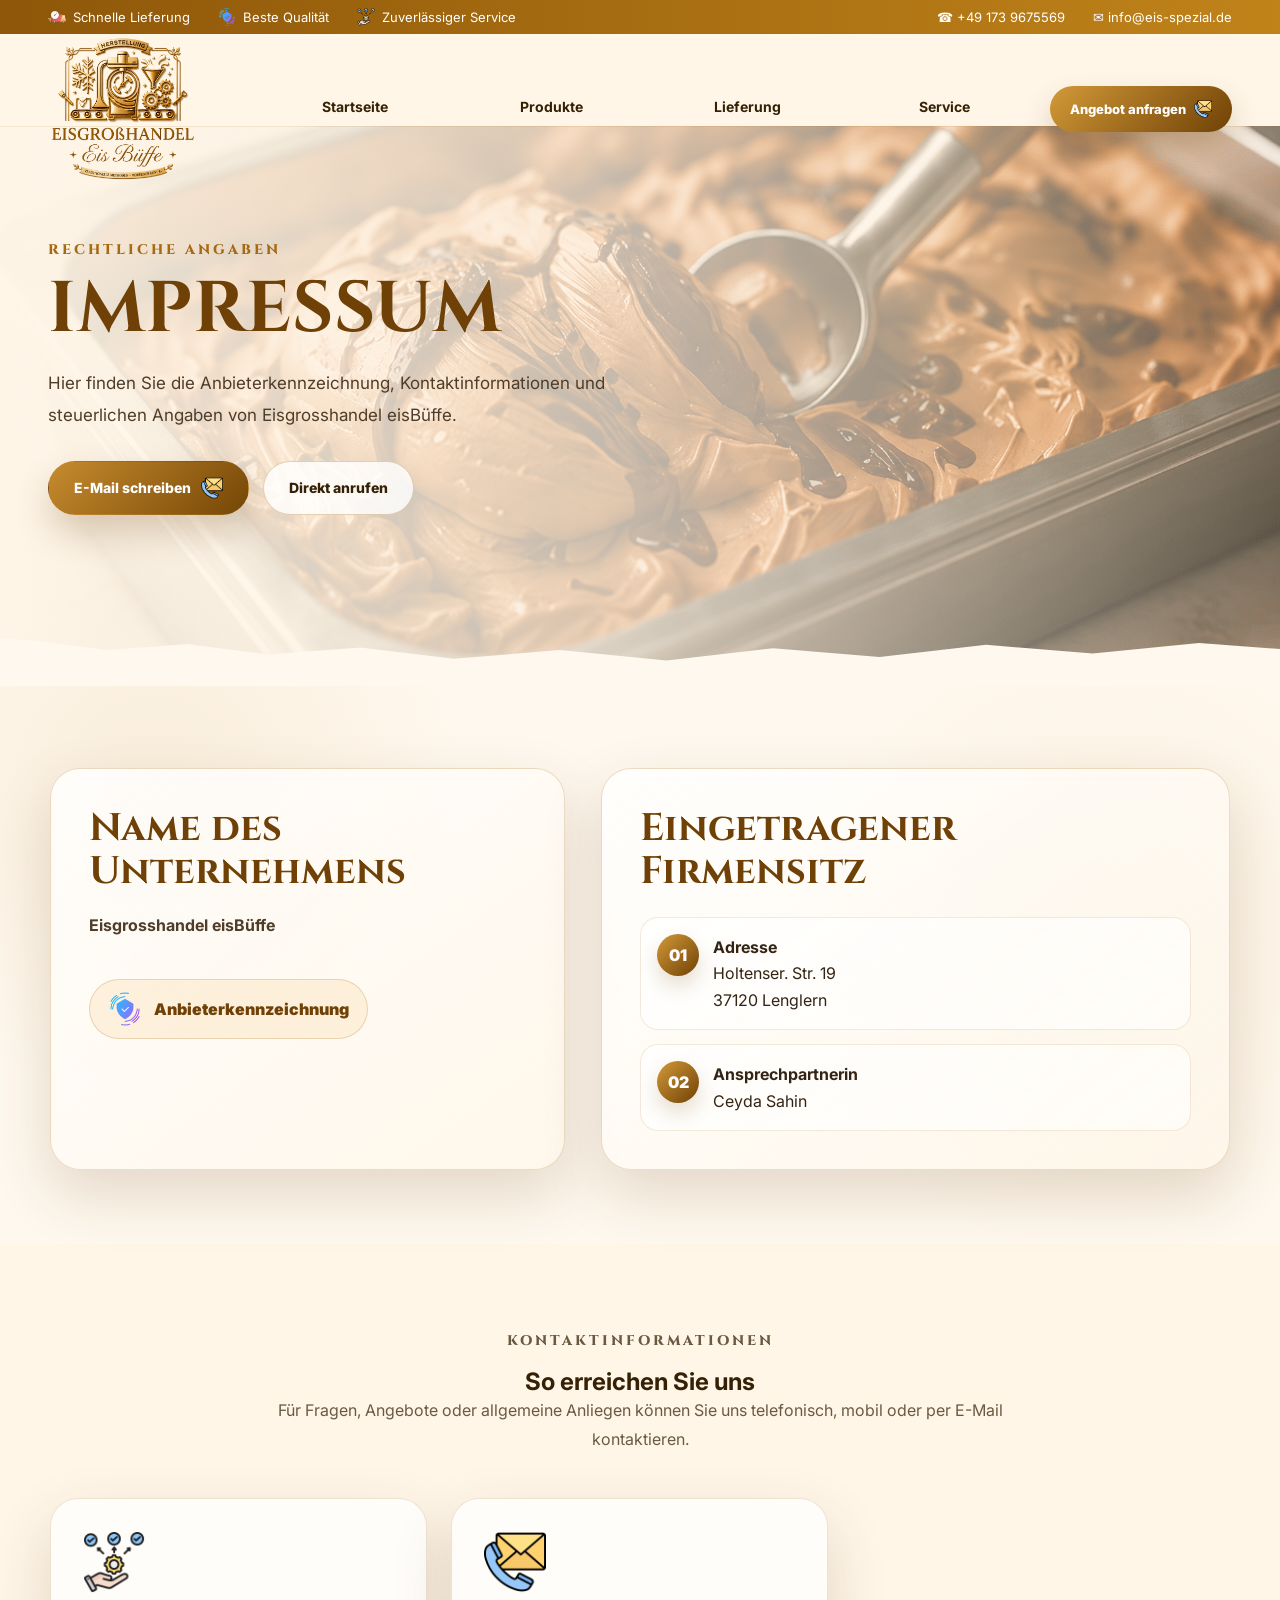
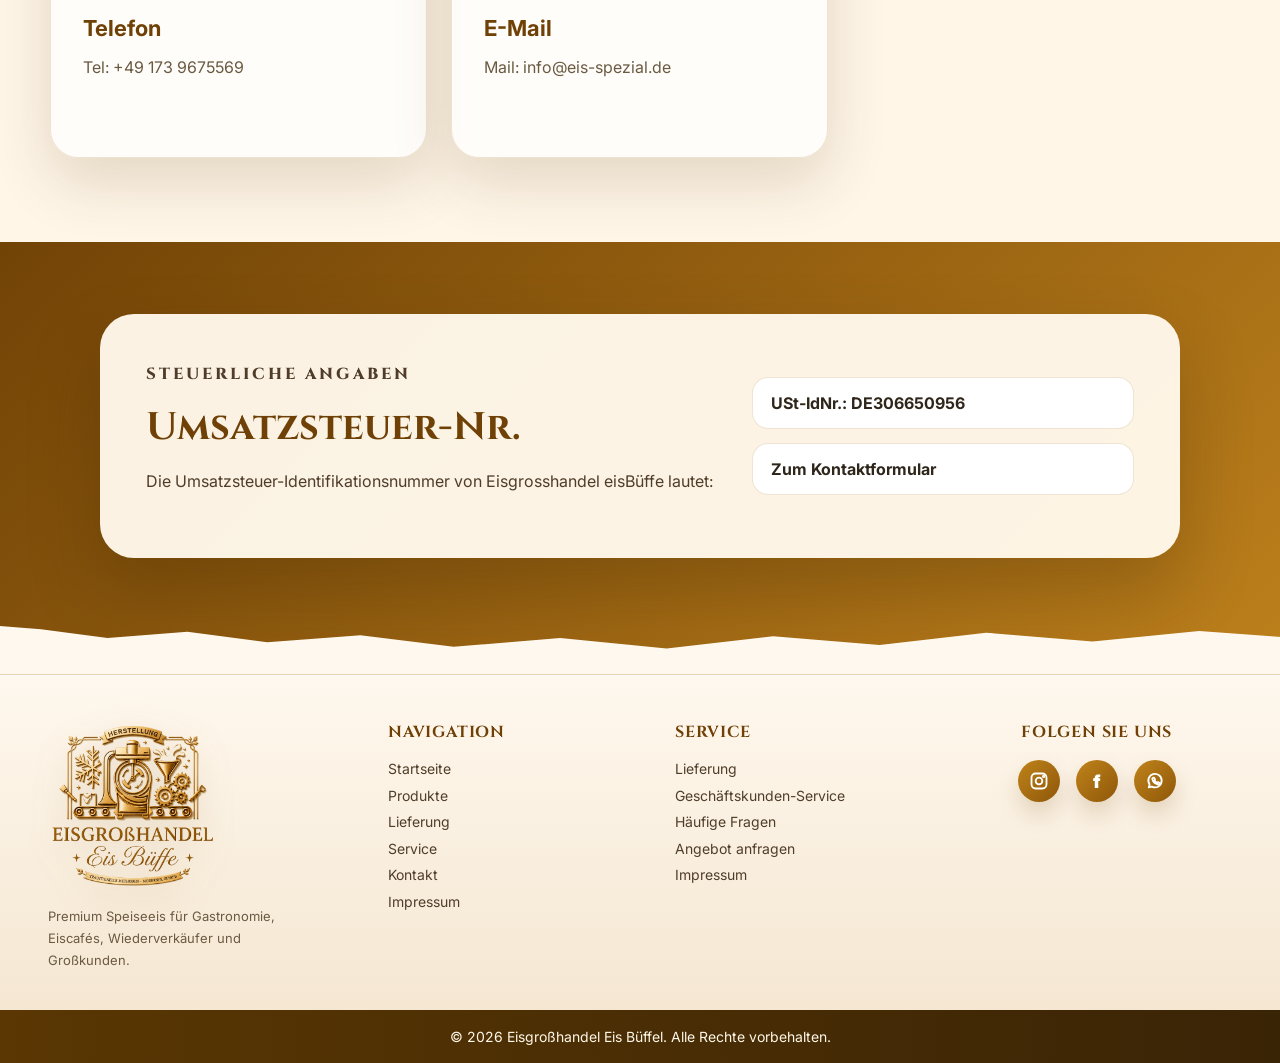
<file: impressum.html>
<!DOCTYPE html>
<html lang="de">
<head>
  <meta charset="UTF-8" />
  <meta name="viewport" content="width=device-width, initial-scale=1.0" />
  <title>Impressum | Eis Büffel</title>
  <meta name="description" content="Impressum von Eisgrosshandel EisBüffe mit Firmensitz, Kontaktinformationen und Umsatzsteuer-Nummer." />

  <!-- SEO + Browser/Google logo image -->
  <meta name="robots" content="index, follow, max-image-preview:large" />
  <meta name="theme-color" content="#a66a13" />
  <link rel="canonical" href="impressum.html" />
  <link rel="icon" type="image/png" href="assets/logo.png" />
  <link rel="shortcut icon" type="image/png" href="assets/logo.png" />
  <link rel="apple-touch-icon" href="assets/logo.png" />
  <meta property="og:locale" content="de_DE" />
  <meta property="og:type" content="website" />
  <meta property="og:site_name" content="Eis Büffe" />
  <meta property="og:title" content="Impressum | Eis Büffel" />
  <meta property="og:description" content="Impressum von Eisgrosshandel EisBüffe mit Firmensitz, Kontaktinformationen und Umsatzsteuer-Nummer." />
  <meta property="og:image" content="assets/logo.png" />
  <meta property="og:image:alt" content="Eis Büffe Logo" />
  <meta name="twitter:card" content="summary_large_image" />
  <meta name="twitter:title" content="Impressum | Eis Büffel" />
  <meta name="twitter:description" content="Impressum von Eisgrosshandel EisBüffe mit Firmensitz, Kontaktinformationen und Umsatzsteuer-Nummer." />
  <meta name="twitter:image" content="assets/logo.png" />
  <style>
    @import url('https://fonts.googleapis.com/css2?family=Cinzel:wght@400;500;600;700&family=Great+Vibes&family=Inter:wght@400;500;600;700;800&display=swap');
    @import url('https://fonts.googleapis.com/css2?family=Cormorant+Garamond:wght@500;600;700&family=Homemade+Apple&display=swap');

    :root {
      --gold: #a66a13;
      --gold-2: #d39a38;
      --gold-3: #f0c46d;
      --gold-dark: #6f4106;
      --cream: #fff6e8;
      --cream-2: #f7ead4;
      --brown: #352105;
      --muted: #6b5a42;
      --white: #ffffff;
      --shadow: 0 24px 60px rgba(80, 48, 6, .16);
    }

    * { box-sizing: border-box; margin: 0; padding: 0; }
    html { scroll-behavior: smooth; }
    body {
      width: 100%;
      max-width: 100%;
      background: var(--cream);
      color: var(--brown);
      font-family: Inter, Arial, sans-serif;
      overflow-x: hidden;
    }
    a { color: inherit; text-decoration: none; }
    img { max-width: 100%; display: block; }
    html, body { max-width: 100%; overflow-x: hidden; }

    .topbar {
      min-height: 34px;
      background: linear-gradient(90deg, #8e5709, #c0831a);
      color: #fff;
      padding: 0 48px;
      display: flex;
      justify-content: space-between;
      align-items: center;
      gap: 18px;
      font-size: 13px;
    }
    .topbar__left, .topbar__right { display: flex; gap: 28px; align-items: center; flex-wrap: wrap; }
    .topbar__left span {
      display: inline-flex;
      align-items: center;
      gap: 7px;
      white-space: nowrap;
    }
    .topbar__emoji {
      width: 18px;
      height: 18px;
      object-fit: contain;
      flex: 0 0 auto;
    }

    .navbar {
      height: 92px;
      background: rgba(255, 246, 232, .94);
      backdrop-filter: blur(10px);
      display: grid;
      grid-template-columns: 190px minmax(0, 1fr);
      align-items: center;
      column-gap: 26px;
      padding: 0 48px;
      position: sticky;
      top: 0;
      z-index: 50;
      box-shadow: 0 1px 0 rgba(166, 106, 19, .12);
    }
    .logo { display: inline-flex; align-items: center; width: fit-content; user-select: none; }
    .logo img { width: 150px; height: auto; -webkit-user-drag: none; }

    .nav-links {
      width: 100%;
      display: grid;
      grid-template-columns: repeat(4, minmax(0, 1fr));
      align-items: center;
      gap: 14px;
      font-size: 14px;
      font-weight: 700;
    }
    .nav-links a {
      position: relative;
      width: 100%;
      min-height: 46px;
      padding: 12px 14px;
      text-align: center;
      border-radius: 999px;
      overflow: hidden;
      transition: color .25s ease, background .25s ease, box-shadow .25s ease, transform .25s ease;
    }
    .nav-links a::after {
      content: "";
      width: 0;
      height: 2px;
      background: var(--gold);
      position: absolute;
      left: 50%;
      bottom: 8px;
      transform: translateX(-50%);
      transition: width .25s ease;
    }
    .nav-links a:hover,
    .nav-links a.active {
      color: var(--gold-dark);
      background: rgba(211, 154, 56, .14);
      box-shadow: 0 10px 22px rgba(114, 70, 7, .10);
      transform: translateY(-2px);
    }
    .nav-links a:hover::after,
    .nav-links a.active::after { width: 42%; }
    .nav-links .nav-btn::after { display: none; }

    .menu-toggle { display: none; background: none; border: 0; font-size: 28px; color: var(--gold-dark); cursor: pointer; }
    .nav-btn, .btn {
      display: inline-flex;
      align-items: center;
      justify-content: center;
      border-radius: 999px;
      font-weight: 800;
      transition: .25s;
      white-space: nowrap;
    }
    .nav-btn {
      width: 100%;
      background: linear-gradient(135deg, var(--gold-2), var(--gold-dark));
      color: #fff;
      padding: 14px 18px;
      font-size: 13px;
      box-shadow: 0 14px 28px rgba(114, 70, 7, .24);
    }
    .btn {
      border: 1px solid transparent;
      padding: 15px 25px;
      font-size: 14px;
      min-height: 54px;
    }
    .btn--primary { color: #fff; background: linear-gradient(135deg, #c68b2e, #754606); box-shadow: 0 18px 34px rgba(98, 58, 6, .22); }
    .btn--secondary { background: rgba(255,255,255,.82); border-color: rgba(166,106,19,.30); color: var(--brown); }
    .btn:hover, .nav-btn:hover { transform: translateY(-3px); }
    .nav-btn:hover {
      background: linear-gradient(135deg, var(--gold-3), var(--gold-dark));
      box-shadow: 0 18px 34px rgba(114, 70, 7, .30);
      color: #fff;
    }

    .nav-btn__icon-img {
      width: 18px;
      height: 18px;
      margin-left: 8px;
      object-fit: contain;
      flex: 0 0 auto;
    }
    .btn__icon-img { width: 22px; height: 22px; margin-left: 10px; object-fit: contain; }

    .hero {
      min-height: calc(100vh - 126px);
      position: relative;
      isolation: isolate;
      display: flex;
      align-items: center;
      padding: 54px 48px 74px;
      background:
        linear-gradient(90deg, rgba(255,246,232,.84) 0%, rgba(255,246,232,.42) 43%, rgba(255,246,232,.02) 100%),
        url("assets/hero-bg.png") center right / cover no-repeat;
      overflow: hidden;
    }
    .hero::before {
      content: "";
      position: absolute;
      inset: 0;
      background:
        radial-gradient(circle at 82% 55%, rgba(198,145,53,.14), transparent 31%),
        radial-gradient(circle at 16% 18%, rgba(198,145,53,.10), transparent 24%);
      z-index: -1;
    }

    /* Hero bottom organic wave - same torn/soft movement under the hero image */
    .hero::after {
      content: "";
      position: absolute;
      left: -2%;
      right: -2%;
      bottom: -1px;
      height: 88px;
      background: #fff8ee;
      z-index: 2;
      pointer-events: none;
      clip-path: polygon(
        0 42%, 5% 48%, 10% 58%, 16% 51%, 22% 63%,
        29% 55%, 36% 68%, 44% 58%, 52% 70%, 60% 56%,
        68% 66%, 76% 52%, 84% 62%, 92% 50%, 100% 59%,
        100% 100%, 0 100%
      );
      filter: drop-shadow(0 -10px 18px rgba(80, 48, 6, .04));
    }

    .hero__content { width: 50%; max-width: 690px; z-index: 3; }
    .eyebrow {
      color: var(--gold);
      text-transform: uppercase;
      letter-spacing: 3px;
      font-family: Cinzel, serif;
      font-size: 14px;
      font-weight: 800;
      margin-bottom: 14px;
    }
    .hero h1 {
      font-family: Cinzel, serif;
      text-transform: uppercase;
      color: var(--gold-dark);
      font-size: clamp(46px, 6vw, 88px);
      line-height: .96;
      font-weight: 600;
      letter-spacing: 1px;
      margin-bottom: 22px;
    }
    .brand-line {
      display: flex;
      align-items: center;
      gap: 13px;
      margin-top: 8px;
      text-transform: none;
      font-family: "Great Vibes", cursive;
      color: var(--gold);
      font-size: .82em;
      font-weight: 400;
      letter-spacing: 0;
    }
    .brand-line img {
      width: .58em;
      height: .58em;
      object-fit: contain;
      filter: drop-shadow(0 6px 8px rgba(111,65,6,.18));
    }
    .hero__subtitle {
      font-family: Cinzel, serif;
      color: var(--gold-dark);
      font-weight: 800;
      letter-spacing: 1.3px;
      text-transform: uppercase;
      margin-bottom: 20px;
    }
    .hero__text { max-width: 570px; color: #4f3d29; line-height: 1.85; margin-bottom: 30px; font-size: 15px; }
    .hero__actions { display: flex; gap: 14px; flex-wrap: wrap; margin-bottom: 28px; }

    .experience {
      width: min(410px, 100%);
      display: grid;
      grid-template-columns: 120px 1fr;
      gap: 18px;
      background: rgba(255,255,255,.73);
      border: 1px solid rgba(166,106,19,.20);
      border-radius: 18px;
      padding: 16px;
      box-shadow: var(--shadow);
    }
    .experience__image {
      display: grid;
      place-items: center;
      border-right: 1px solid rgba(166,106,19,.24);
      padding-right: 14px;
    }
    .experience__image img { width: 86px; height: 86px; object-fit: contain; }
    .experience p { font-size: 13px; line-height: 1.65; color: #4c3820; align-self: center; }

    .quality-taste {
      margin-top: -1px;
      padding: 78px 48px 72px;
      background:
        radial-gradient(circle at 18% 20%, rgba(198,145,53,.10), transparent 26%),
        radial-gradient(circle at 86% 42%, rgba(198,145,53,.08), transparent 28%),
        #fff8ee;
    }
    .quality-taste__head {
      max-width: 940px;
      margin: 0 auto 22px;
      text-align: center;
    }
    .quality-taste__head h2 {
      font-family: Cinzel, serif;
      color: var(--brown);
      font-size: clamp(28px, 3.2vw, 42px);
      line-height: 1.08;
      margin-bottom: 10px;
      letter-spacing: .8px;
    }
    .quality-taste__head p {
      color: #1f1a13;
      font-size: 16px;
      line-height: 1.7;
    }
    .taste-cards {
      max-width: 1180px;
      margin: 0 auto 16px;
      display: grid;
      grid-template-columns: repeat(2, 1fr);
      gap: 30px;
    }
    .taste-card {
      overflow: hidden;
      display: grid;
      grid-template-columns: 1.12fr .88fr;
      min-height: 190px;
      background: linear-gradient(145deg, rgba(255,255,255,.82), rgba(255,246,232,.58));
      border: 1px solid rgba(166,106,19,.22);
      border-radius: 28px;
      box-shadow: 0 20px 48px rgba(80,48,6,.10);
      transition: transform .25s ease, box-shadow .25s ease, border-color .25s ease;
    }
    .taste-card:hover {
      transform: translateY(-5px);
      border-color: rgba(166,106,19,.36);
      box-shadow: 0 26px 58px rgba(80,48,6,.14);
    }
    .taste-card__image {
      overflow: hidden;
      border-radius: 26px 0 0 26px;
    }
    .taste-card__image img {
      width: 100%;
      height: 100%;
      min-height: 190px;
      object-fit: cover;
      transition: transform .35s ease;
    }
    .taste-card:hover .taste-card__image img { transform: scale(1.04); }
    .taste-card__content {
      position: relative;
      padding: 28px 60px 26px 26px;
      border-radius: 0 26px 26px 0;
    }
    .taste-card__content h3 {
      font-family: Cinzel, serif;
      color: var(--gold-dark);
      font-size: 26px;
      line-height: 1.12;
      margin-bottom: 14px;
    }
    .taste-card__content p {
      color: #2f261b;
      font-size: 15px;
      line-height: 1.55;
    }
    .taste-card__icon {
      position: absolute;
      top: 22px;
      right: 24px;
      width: 40px;
      height: 40px;
      object-fit: contain;
    }
    .quality-features {
      max-width: 1180px;
      margin: auto;
      display: grid;
      grid-template-columns: repeat(4, 1fr);
      background: linear-gradient(145deg, rgba(255,255,255,.74), rgba(255,246,232,.50));
      border: 1px solid rgba(166,106,19,.22);
      border-radius: 28px;
      box-shadow: 0 20px 48px rgba(80,48,6,.10);
      overflow: hidden;
    }
    .quality-feature {
      display: grid;
      grid-template-columns: 72px 1fr;
      gap: 16px;
      padding: 26px 24px;
      border-right: 1px solid rgba(166,106,19,.16);
      align-items: start;
      transition: background .25s ease, transform .25s ease;
    }
    .quality-feature:hover {
      background: rgba(255,255,255,.48);
      transform: translateY(-3px);
    }
    .quality-feature:last-child { border-right: 0; }
    .quality-feature__icon {
      width: 50px;
      height: 50px;
      object-fit: contain;
      display: block;
    }
    .quality-feature h3 {
      color: var(--brown);
      font-size: 16px;
      margin-bottom: 9px;
    }
    .quality-feature p {
      color: #2f261b;
      font-size: 13px;
      line-height: 1.65;
    }


    .section { padding: 94px 48px; }
    .section-head { max-width: 760px; margin: 0 auto 44px; text-align: center; }
    .section h2 { font-family: Cinzel, serif; color: var(--gold-dark); font-size: clamp(34px, 4vw, 52px); line-height: 1.1; margin-bottom: 16px; }
    .section-head p, .about__content p, .delivery p, .contact p { color: var(--muted); line-height: 1.8; }

    .cards, .steps {
      max-width: 1180px;
      margin: auto;
      display: grid;
      grid-template-columns: repeat(3, 1fr);
      gap: 24px;
    }
    .card, .step {
      background: rgba(255,255,255,.74);
      border: 1px solid rgba(166,106,19,.18);
      border-radius: 25px;
      padding: 32px;
      box-shadow: var(--shadow);
      transition: .25s;
    }
    .card:hover, .step:hover { transform: translateY(-6px); }
    .card__icon {
      width: 64px;
      height: 64px;
      border-radius: 18px;
      background: linear-gradient(135deg, rgba(198,145,53,.22), rgba(255,255,255,.72));
      display: grid;
      place-items: center;
      font-size: 30px;
      margin-bottom: 22px;
    }
    .card h3, .step h3 { color: var(--gold-dark); font-size: 22px; margin-bottom: 12px; }
    .card p, .step p { color: var(--muted); line-height: 1.75; }

    .products {
      padding: 46px 0 0;
    }

    .stats-strip {
      width: 100vw;
      max-width: none;
      margin-left: calc(50% - 50vw);
      margin-right: calc(50% - 50vw);
      background: linear-gradient(180deg, #5a3703 0%, #2f1d02 100%);
      border-radius: 0;
      display: grid;
      grid-template-columns: repeat(3, minmax(0, 1fr));
      color: #fff8e8;
      box-shadow: 0 18px 42px rgba(53, 33, 5, .18);
      overflow: hidden;
      border-top: 1px solid rgba(240,196,109,.28);
      border-bottom: 1px solid rgba(240,196,109,.28);
    }
    .stat-item {
      min-height: 132px;
      display: grid;
      grid-template-columns: 68px 1fr;
      align-items: center;
      gap: 14px;
      padding: 18px 28px;
      position: relative;
    }
    .stat-item:not(:last-child)::after {
      content: "";
      position: absolute;
      right: 0;
      top: 22px;
      bottom: 22px;
      width: 1px;
      background: rgba(240,196,109,.36);
    }
    .stat-icon {
      width: 62px;
      height: 62px;
      object-fit: contain;
      opacity: 1;
      filter: none;
    }
    .stat-content strong {
      display: block;
      font-family: Cinzel, serif;
      color: var(--gold-3);
      font-size: clamp(26px, 2.2vw, 38px);
      line-height: .98;
      margin-bottom: 7px;
      letter-spacing: .5px;
      white-space: nowrap;
    }
    .stat-content span {
      display: block;
      font-size: 11px;
      font-weight: 800;
      letter-spacing: .8px;
      text-transform: uppercase;
      color: #fff6dc;
      margin-bottom: 9px;
    }
    .stat-content p {
      font-size: 11px;
      line-height: 1.55;
      color: rgba(255,255,255,.86);
    }


    .about {
      background: linear-gradient(180deg, #fff8ee, #f7ead4);
      display: grid;
      grid-template-columns: 1fr 1fr;
      gap: 54px;
      align-items: center;
    }
    .about__image img { border-radius: 34px; box-shadow: var(--shadow); min-height: 420px; object-fit: cover; }
    .about__content { max-width: 630px; }
    .about__content ul { list-style: none; margin-top: 22px; }
    .about__content li { padding: 12px 0 12px 34px; position: relative; color: #4c3820; }
    .about__content li::before { content: "✓"; position: absolute; left: 0; color: var(--gold); font-weight: 900; }

    .about-banner-wrap {
      padding: 32px 48px;
      background: linear-gradient(180deg, #fff8ee, #f7ead4);
    }

    .about-banner {
      max-width: 1280px;
      margin: 0 auto;
      min-height: 330px;
      display: grid;
      grid-template-columns: minmax(0, 2.15fr) minmax(270px, .9fr);
      align-items: stretch;
      overflow: hidden;
      border-radius: 0 0 8px 8px;
      background: #fbf3e8;
      border: 1px solid rgba(166,106,19,.14);
      box-shadow: 0 18px 44px rgba(80,48,6,.08);
    }

    .about-banner__text {
      min-height: 330px;
      padding: 44px 46px 38px;
      display: flex;
      flex-direction: column;
      justify-content: center;
      background:
        linear-gradient(90deg, rgba(255,246,232,.96) 0%, rgba(255,246,232,.78) 42%, rgba(255,246,232,.34) 100%),
        url("assets/upper-image.png") center / cover no-repeat;
    }

    .about-banner__text h2,
    .about-banner__contact h3 {
      font-family: Cinzel, serif;
      color: var(--brown);
      font-size: 24px;
      letter-spacing: 1px;
      margin-bottom: 14px;
      text-transform: uppercase;
    }

    .about-banner__text p {
      max-width: 455px;
      color: #2c2117;
      font-size: 14px;
      line-height: 1.7;
      margin-bottom: 8px;
    }

    .about-signature {
      font-family: "Great Vibes", cursive;
      color: var(--gold);
      font-size: 42px;
      margin-top: 12px;
    }

    .about-banner__image {
      display: none;
    }

    .about-banner__contact {
      padding: 44px 36px;
      background: #fbf3e8;
      display: flex;
      flex-direction: column;
      justify-content: center;
      gap: 14px;
      border-left: 1px solid rgba(166,106,19,.16);
    }

    .about-banner__contact a,
    .about-banner__contact span {
      color: #2f261b;
      font-size: 15px;
    }

    .about-banner__btn {
      margin-top: 10px;
      width: fit-content;
      background: linear-gradient(135deg, #c0831a, #8e5709);
      color: #fff !important;
      padding: 15px 28px;
      border-radius: 6px;
      font-weight: 800;
      box-shadow: 0 12px 26px rgba(114,70,7,.18);
    }

    .delivery { background: radial-gradient(circle at 16% 20%, rgba(198,145,53,.12), transparent 25%), var(--cream); }
    .step span { font-family: Cinzel, serif; font-size: 42px; color: rgba(166,106,19,.33); font-weight: 700; }

    .delivery .step {
      opacity: .9;
      transform: translateY(18px) scale(.99);
      transition: opacity .55s ease, transform .55s ease;
    }
    .delivery .step.show {
      opacity: 1;
      transform: translateY(0) scale(1);
    }
    .delivery .step:nth-child(1) { transition-delay: .04s; }
    .delivery .step:nth-child(2) { transition-delay: .22s; }
    .delivery .step:nth-child(3) { transition-delay: .40s; }



    /* Soft page opening and light gradual section reveal */
    body {
      opacity: .96;
      transform: translateY(4px);
      transition: opacity .38s ease, transform .38s ease;
    }
    body.page-loaded {
      opacity: 1;
      transform: translateY(0);
    }
    .reveal-on-scroll {
      opacity: .92;
      transform: translateY(14px);
      transition: opacity .55s ease, transform .55s ease;
      will-change: opacity, transform;
    }
    .reveal-on-scroll.reveal-visible {
      opacity: 1;
      transform: translateY(0);
    }
    .reveal-delay-1 { transition-delay: .04s; }
    .reveal-delay-2 { transition-delay: .08s; }
    .reveal-delay-3 { transition-delay: .12s; }
    .reveal-delay-4 { transition-delay: .16s; }
    .reveal-delay-5 { transition-delay: .20s; }

    @media (prefers-reduced-motion: reduce) {
      html { scroll-behavior: auto; }
      body,
      .reveal-on-scroll,
      .delivery .step {
        opacity: 1 !important;
        transform: none !important;
        transition: none !important;
      }
    }

    .contact { background: linear-gradient(135deg, #714306, #bd801c); }
    .contact__box {
      max-width: 1180px;
      margin: auto;
      background: rgba(255,248,236,.97);
      border-radius: 34px;
      padding: 44px;
      display: grid;
      grid-template-columns: .85fr 1.15fr;
      gap: 40px;
      box-shadow: 0 34px 70px rgba(51,31,4,.25);
    }
    .contact-form { display: grid; grid-template-columns: 1fr 1fr; gap: 14px; }
    .contact-form input, .contact-form textarea {
      width: 100%;
      border: 1px solid rgba(166,106,19,.24);
      background: #fff;
      border-radius: 15px;
      padding: 16px;
      font: inherit;
      outline: none;
    }
    .contact-form input:focus, .contact-form textarea:focus { border-color: rgba(166,106,19,.58); box-shadow: 0 0 0 4px rgba(198,145,53,.12); }
    .contact-form textarea { grid-column: 1 / -1; min-height: 130px; resize: vertical; }
    .contact-form button { border: none; cursor: pointer; }
    .footer {
      background: linear-gradient(180deg, #fff8ee 0%, #f3e4cd 100%);
      color: var(--brown);
      border-top: 1px solid rgba(166,106,19,.16);
      box-shadow: inset 0 1px 0 rgba(255,255,255,.65);
    }
    .footer__inner {
      max-width: 1280px;
      margin: 0 auto;
      padding: 46px 48px 38px;
      display: grid;
      grid-template-columns: 1.1fr .9fr .9fr 1fr;
      gap: 42px;
      align-items: start;
    }
    .footer__brand {
      display: flex;
      flex-direction: column;
      align-items: flex-start;
      gap: 14px;
    }
    .footer__logo {
      width: 170px;
      height: auto;
      filter: drop-shadow(0 10px 18px rgba(111,65,6,.12));
    }
    .footer__text {
      max-width: 260px;
      color: #6b5a42;
      font-size: 13px;
      line-height: 1.7;
    }
    .footer__col h3,
    .footer__social h3 {
      font-family: Cinzel, serif;
      color: var(--gold-dark);
      font-size: 16px;
      letter-spacing: .8px;
      text-transform: uppercase;
      margin-bottom: 13px;
    }
    .footer__col a {
      display: block;
      width: fit-content;
      color: #4f3d29;
      font-size: 14px;
      line-height: 1.9;
      transition: .25s;
    }
    .footer__col a:hover {
      color: var(--gold);
      transform: translateX(4px);
    }
    .footer__social {
      display: flex;
      flex-direction: column;
      align-items: center;
      text-align: center;
    }
    .footer__icons {
      display: flex;
      align-items: center;
      justify-content: center;
      gap: 16px;
      margin-top: 4px;
    }
    .footer__icon {
      width: 42px;
      height: 42px;
      border-radius: 50%;
      display: inline-flex;
      align-items: center;
      justify-content: center;
      background: linear-gradient(135deg, #c0831a, #8e5709);
      color: #fff;
      font-weight: 900;
      font-size: 18px;
      box-shadow: 0 12px 22px rgba(114,70,7,.18);
      transition: .25s;
    }
    .footer__icon svg {
      width: 20px;
      height: 20px;
      fill: none;
      stroke: currentColor;
      stroke-width: 2.2;
      stroke-linecap: round;
      stroke-linejoin: round;
    }
    .footer__icon:hover {
      transform: translateY(-4px);
      box-shadow: 0 16px 28px rgba(114,70,7,.25);
    }
    .footer__bottom {
      padding: 18px 24px;
      text-align: center;
      color: #fff8e8;
      background: linear-gradient(90deg, #5a3703, #3a2406);
      font-size: 14px;
    }

    @media (max-width: 1050px) {
      .topbar { display: none; }
      .navbar { grid-template-columns: 160px 1fr 54px; height: 80px; padding: 0 22px; }
      .logo img { width: 118px; }
      .menu-toggle { display: block; justify-self: end; }
      .nav-links > .nav-btn { display: inline-flex; }
      .nav-links {
        position: absolute;
        top: 80px;
        left: 22px;
        right: 22px;
        display: none;
        flex-direction: column;
        gap: 4px;
        background: #fff7eb;
        border: 1px solid rgba(166,106,19,.20);
        border-radius: 20px;
        padding: 18px;
        box-shadow: var(--shadow);
      }
      .nav-links.open { display: flex; }
      .hero { min-height: auto; padding: 78px 24px; background-position: center; }
      .hero__content { width: 100%; max-width: 690px; }
      .cards, .steps, .about, .contact__box, .taste-cards, .quality-features, .stats-strip { grid-template-columns: 1fr; }
      .footer__inner { grid-template-columns: repeat(2, 1fr); gap: 30px; padding: 42px 24px; }
      .footer__social { align-items: flex-start; text-align: left; }
      .footer__icons { justify-content: flex-start; }
      .quality-taste { padding: 76px 24px 66px; }
      .taste-card { grid-template-columns: 1fr; border-radius: 26px; }
      .taste-card__image { border-radius: 24px 24px 0 0; }
      .taste-card__content { border-radius: 0 0 24px 24px; }
      .stats-strip { width: 100vw; border-radius: 0; margin-left: calc(50% - 50vw); margin-right: calc(50% - 50vw); }
      .stat-item { min-height: 110px; padding: 16px 24px; }
      .stat-item:not(:last-child)::after { top: auto; left: 24px; right: 24px; bottom: 0; width: auto; height: 1px; }
      .quality-feature { border-right: 0; border-bottom: 1px solid rgba(166,106,19,.18); }
      .quality-feature:last-child { border-bottom: 0; }
      .section { padding: 72px 24px; }
      .products { padding: 34px 0 0; }
      .about-banner-wrap { padding: 28px 24px; }
      .about-banner { grid-template-columns: 1fr; }
      .about-banner__text {
        min-height: 340px;
        background:
          linear-gradient(180deg, rgba(255,246,232,.94) 0%, rgba(255,246,232,.76) 58%, rgba(255,246,232,.42) 100%),
          url("assets/upper-image.png") center / cover no-repeat;
      }
      .about-banner__contact { border-left: 0; border-top: 1px solid rgba(166,106,19,.16); }
    }

    @media (max-width: 620px) {
      .hero { padding: 64px 20px; }
      .hero h1 { font-size: 42px; }
      .brand-line { gap: 8px; }
      .experience { grid-template-columns: 1fr; }
      .experience__image { border-right: none; border-bottom: 1px solid rgba(166,106,19,.24); padding: 0 0 12px; }
      .contact-form { grid-template-columns: 1fr; }
      .contact__box { padding: 28px; }
      .about-banner-wrap { padding: 24px 16px; }
      .about-banner__text, .about-banner__contact { padding: 26px 22px; }
      .about-banner__text h2, .about-banner__contact h3 { font-size: 21px; }
      .about-signature { font-size: 36px; }
      .taste-card__content { padding: 24px 54px 24px 22px; }
      .quality-feature { grid-template-columns: 56px 1fr; padding: 22px 18px; }
      .stat-item { grid-template-columns: 66px 1fr; min-height: 132px; padding: 22px 18px; }
      .stat-icon { width: 60px; height: 60px; }
      .quality-feature__icon { width: 42px; height: 42px; }
      .footer__inner { grid-template-columns: 1fr; gap: 26px; padding: 38px 22px; }
      .footer__logo { width: 145px; }
      .footer__social { align-items: flex-start; text-align: left; }
      .footer__bottom { font-size: 13px; }
    }


    /* Complete mobile hero correction: clear image, bigger text, balanced layout on phones */
    /* Mobile hero uses a separate image: assets/hero-mobile.png */
    @media (max-width: 768px) {
      body { min-width: 0; }

      .topbar { display: none; }

      .navbar {
        grid-template-columns: 140px 1fr 46px;
        height: 78px;
        padding: 0 18px;
      }

      .logo img { width: 116px; }
      .menu-toggle { display: block; justify-self: end; }
      .nav-links > .nav-btn { display: inline-flex; }

      .nav-links {
        position: absolute;
        top: 78px;
        left: 16px;
        right: 16px;
        display: none;
        flex-direction: column;
        gap: 8px;
        background: #fff7eb;
        border: 1px solid rgba(166,106,19,.20);
        border-radius: 20px;
        padding: 18px;
        box-shadow: var(--shadow);
      }

      .nav-links.open { display: flex; }

      .hero {
        min-height: auto;
        padding: 0 20px 56px;
        align-items: flex-start;
        background:
          linear-gradient(180deg,
            rgba(255,246,232,.04) 0%,
            rgba(255,246,232,.16) 38%,
            rgba(255,246,232,.80) 58%,
            #fff6e8 76%,
            #fff6e8 100%),
          url("assets/hero-mobile.png") center top / auto clamp(330px, 72vw, 470px) no-repeat;
      }

      .hero::before {
        background:
          radial-gradient(circle at 50% 18%, rgba(198,145,53,.17), transparent 38%),
          radial-gradient(circle at 18% 82%, rgba(198,145,53,.12), transparent 34%);
      }

      .hero::after {
        height: 54px;
        clip-path: polygon(
          0 38%, 8% 54%, 17% 45%, 27% 62%, 39% 50%,
          51% 67%, 64% 49%, 77% 61%, 89% 46%, 100% 58%,
          100% 100%, 0 100%
        );
      }

      .hero__content {
        width: 100%;
        max-width: 590px;
        margin: 0 auto;
        padding-top: clamp(300px, 70vw, 430px);
        position: relative;
        z-index: 3;
      }

      .eyebrow {
        font-size: 14px;
        letter-spacing: 2.6px;
        margin-bottom: 12px;
      }

      .hero h1 {
        font-size: clamp(52px, 15.5vw, 78px);
        line-height: .94;
        margin-bottom: 18px;
      }

      .brand-line {
        justify-content: flex-start;
        gap: 10px;
      }

      .brand-line img {
        width: .58em;
        height: .58em;
      }

      .hero__subtitle {
        font-size: 16px;
        line-height: 1.42;
        margin-bottom: 14px;
        letter-spacing: 1.1px;
      }

      .hero__text {
        max-width: 100%;
        font-size: 16px;
        line-height: 1.78;
        margin-bottom: 22px;
      }

      .hero__actions {
        gap: 12px;
        margin-bottom: 20px;
      }

      .hero__actions .btn {
        width: 100%;
        min-height: 56px;
        padding: 15px 20px;
        font-size: 15px;
      }

      .experience {
        width: 100%;
        grid-template-columns: 86px 1fr;
        gap: 14px;
        padding: 14px;
        border-radius: 18px;
      }

      .experience__image {
        border-right: 1px solid rgba(166,106,19,.24);
        border-bottom: 0;
        padding: 0 12px 0 0;
      }

      .experience__image img { width: 68px; height: 68px; }
      .experience p { font-size: 14px; line-height: 1.62; }
    }

    @media (max-width: 520px) {
      .hero {
        padding-left: 18px;
        padding-right: 18px;
        padding-bottom: 52px;
        background:
          linear-gradient(180deg,
            rgba(255,246,232,.02) 0%,
            rgba(255,246,232,.15) 36%,
            rgba(255,246,232,.84) 60%,
            #fff6e8 78%,
            #fff6e8 100%),
          url("assets/hero-mobile.png") center top / auto clamp(300px, 86vw, 390px) no-repeat;
      }

      .hero__content { padding-top: clamp(285px, 82vw, 380px); }
      .hero h1 { font-size: clamp(48px, 16vw, 66px); }
      .hero__subtitle { font-size: 15px; }
      .hero__text { font-size: 15px; }
    }

    @media (max-width: 420px) {
      .hero {
        padding-left: 16px;
        padding-right: 16px;
        background:
          linear-gradient(180deg,
            rgba(255,246,232,.00) 0%,
            rgba(255,246,232,.16) 35%,
            rgba(255,246,232,.88) 62%,
            #fff6e8 80%,
            #fff6e8 100%),
          url("assets/hero-mobile.png") center top / auto clamp(280px, 92vw, 355px) no-repeat;
      }

      .hero__content { padding-top: clamp(265px, 88vw, 350px); }
      .hero h1 { font-size: clamp(44px, 17vw, 60px); }
      .brand-line { gap: 8px; }
      .brand-line img { width: .54em; height: .54em; }
      .experience { grid-template-columns: 76px 1fr; }
      .experience__image img { width: 60px; height: 60px; }
    }


    /* About section copied from the first design: photo card + handwritten note + Italy mark */
    .heritage-about {
      padding: 54px 48px 58px;
      background: #eee8df;
      position: relative;
      overflow: hidden;
    }

    .heritage-about::before {
      content: "";
      position: absolute;
      inset: 0;
      background:
        radial-gradient(circle at 20% 28%, rgba(166,106,19,.06), transparent 28%),
        radial-gradient(circle at 82% 48%, rgba(111,65,6,.06), transparent 30%);
      pointer-events: none;
    }

    .heritage-about__grid {
      max-width: 1280px;
      margin: 0 auto;
      display: grid;
      grid-template-columns: .95fr 1.05fr;
      gap: 80px;
      align-items: center;
      position: relative;
      z-index: 1;
    }

    .heritage-photo-note {
      display: grid;
      grid-template-columns: 95px 1fr;
      gap: 24px;
      align-items: center;
    }

    .heritage-hand-text {
      font-family: "Homemade Apple", cursive;
      color: #5e4d41;
      font-size: 19px;
      line-height: 1.5;
      text-align: center;
      transform: rotate(-8deg);
    }

    .heritage-hand-text span {
      display: block;
      color: #b85f45;
      font-size: 28px;
      margin-top: 8px;
    }

    .heritage-family-photo {
      position: relative;
      min-height: 340px;
      background: url("assets/anfe.png") center / cover no-repeat, #e5e0d6;
      border: 14px solid #fff;
      box-shadow: 0 24px 60px rgba(80, 48, 6, .16);
      transform: rotate(-4deg);
    }

    .heritage-family-photo::before {
      content: "";
      position: absolute;
      left: 22px;
      top: -30px;
      width: 120px;
      height: 32px;
      background: #718064;
      opacity: .72;
      transform: rotate(-8deg);
    }

    .heritage-badge {
      position: absolute;
      right: -34px;
      bottom: -22px;
      width: 104px;
      height: 104px;
      border-radius: 50%;
      background: #b85f45;
      color: #fff;
      display: grid;
      place-items: center;
      text-align: center;
      font-size: 12px;
      line-height: 1.35;
      box-shadow: 0 14px 30px rgba(88,54,38,.20);
    }

    .heritage-badge strong { font-size: 15px; }

    .heritage-copy {
      position: relative;
      min-height: 390px;
      padding-right: 240px;
      isolation: isolate;
    }

    .heritage-copy::after {
      content: none;
      display: none;
    }

    .heritage-kicker {
      text-transform: uppercase;
      letter-spacing: 3px;
      color: #243329;
      font-weight: 900;
      font-size: 13px;
      margin-bottom: 18px;
    }

    .heritage-title {
      max-width: 610px;
      font-family: "Cormorant Garamond", serif;
      color: #18251b;
      font-size: clamp(42px, 4.3vw, 64px);
      line-height: 1;
      font-weight: 700;
      letter-spacing: .2px;
      margin-bottom: 24px;
    }

    .heritage-title::after {
      content: "";
      display: block;
      width: 78px;
      height: 2px;
      background: #b85f45;
      margin-top: 24px;
    }

    .heritage-title .heritage-flag {
      display: inline-flex;
      width: 70px;
      height: 42px;
      margin-left: 16px;
      vertical-align: middle;
      border: 3px solid #fff;
      border-radius: 8px;
      background: linear-gradient(90deg, #178b4a 0 33.333%, #ffffff 33.333% 66.666%, #d22f27 66.666% 100%);
      box-shadow: 0 12px 24px rgba(80,48,6,.16);
      transform: rotate(-4deg) translateY(-4px);
      position: relative;
    }

    .heritage-title .heritage-flag::before {
      content: "";
      position: absolute;
      left: -10px;
      top: -8px;
      width: 4px;
      height: 62px;
      border-radius: 999px;
      background: linear-gradient(180deg, #7b5a34, #3f2a13);
      box-shadow: 0 8px 14px rgba(80,48,6,.18);
    }

    .heritage-kicker,
    .heritage-title,
    .heritage-copy p:not(.heritage-kicker),
    .heritage-btn {
      position: relative;
      z-index: 2;
    }

    .heritage-copy p:not(.heritage-kicker) {
      max-width: 620px;
      color: #3f473f;
      line-height: 1.85;
      font-size: 17px;
      margin-bottom: 26px;
    }

    .heritage-btn {
      display: inline-flex;
      align-items: center;
      justify-content: center;
      min-height: 58px;
      padding: 0 34px;
      border-radius: 4px;
      border: 1px solid #c8b9aa;
      color: #18251b;
      background: transparent;
      font-size: 13px;
      font-weight: 900;
      letter-spacing: .8px;
      text-transform: uppercase;
      transition: .25s ease;
    }

    .heritage-btn:hover {
      background: #fff;
      transform: translateY(-3px);
    }

    .heritage-italy-map {
      position: absolute;
      right: 10px;
      top: -4px;
      width: 255px;
      height: auto;
      max-height: 325px;
      object-fit: contain;
      opacity: .34;
      z-index: 1;
      pointer-events: none;
      filter: none;
    }

    .heritage-italy-label {
      position: absolute;
      right: 32px;
      bottom: 22px;
      font-family: "Homemade Apple", cursive;
      font-size: 18px;
      line-height: 1.5;
      transform: rotate(-7deg);
      color: #473c34;
      text-align: center;
    }

    .heritage-italy-label b {
      font-family: Inter, sans-serif;
      color: #b85f45;
      font-size: 25px;
      letter-spacing: 8px;
    }

    @media (max-width: 1050px) {
      .heritage-about { padding: 44px 24px 54px; }
      .heritage-about__grid { grid-template-columns: 1fr; gap: 56px; }
      .heritage-copy { padding-right: 0; min-height: auto; }
      .heritage-italy-map,
      .heritage-italy-label {
        position: relative;
        right: auto;
        top: auto;
        bottom: auto;
        display: block;
        margin-top: 24px;
      }
      .heritage-italy-map { width: 210px; height: 250px; opacity: .42; }
      .heritage-italy-label { width: fit-content; margin-left: auto; margin-right: 30px; }
    }

    @media (max-width: 620px) {
      .heritage-about { padding: 38px 20px 48px; }
      .heritage-photo-note { grid-template-columns: 1fr; gap: 22px; }
      .heritage-hand-text { text-align: left; transform: rotate(-5deg); }
      .heritage-family-photo { min-height: 260px; transform: none; border-width: 10px; }
      .heritage-badge { right: -10px; bottom: -18px; width: 86px; height: 86px; }
      .heritage-title { font-size: clamp(36px, 12vw, 48px); }
      .heritage-copy p:not(.heritage-kicker) { font-size: 15px; }
    }

    @media (max-width: 620px) {
      .heritage-title .heritage-flag {
        width: 54px;
        height: 32px;
        margin-left: 10px;
        border-width: 2px;
        transform: rotate(-4deg) translateY(-2px);
      }
      .heritage-title .heritage-flag::before {
        left: -8px;
        top: -6px;
        width: 3px;
        height: 48px;
      }
    }


    /* Mobile hero: use full mobile image without cropping from the right */
    @media (max-width: 768px) {
      .hero {
        min-height: calc(100vh - 78px);
        padding: 46px 18px 58px;
        align-items: center;
        background-color: #fff6e8;
        background-image:
          linear-gradient(90deg, rgba(255,246,232,.90) 0%, rgba(255,246,232,.58) 48%, rgba(255,246,232,.05) 100%),
          url("assets/hero-mobile.png");
        background-position: center top, center top;
        background-size: 100% auto, 100% auto;
        background-repeat: no-repeat, no-repeat;
      }

      .hero::before {
        background:
          radial-gradient(circle at 82% 55%, rgba(198,145,53,.14), transparent 31%),
          radial-gradient(circle at 16% 18%, rgba(198,145,53,.10), transparent 24%);
      }

      .hero::after {
        height: 58px;
      }

      .hero__content {
        width: 56%;
        max-width: 420px;
        margin: 0;
        padding-top: 0;
      }

      .hero h1 {
        font-size: clamp(34px, 8.5vw, 54px);
        line-height: .96;
        margin-bottom: 14px;
      }

      .brand-line {
        justify-content: flex-start;
        gap: 8px;
      }

      .eyebrow {
        font-size: 11px;
        letter-spacing: 2px;
        margin-bottom: 9px;
      }

      .hero__subtitle {
        font-size: 12px;
        line-height: 1.35;
        margin-bottom: 10px;
      }

      .hero__text {
        max-width: 360px;
        font-size: 12.5px;
        line-height: 1.6;
        margin-bottom: 16px;
      }

      .hero__actions {
        gap: 10px;
        margin-bottom: 16px;
      }

      .hero__actions .btn {
        width: auto;
        min-height: 46px;
        padding: 12px 16px;
        font-size: 12px;
      }

      .experience {
        width: min(330px, 100%);
        grid-template-columns: 68px 1fr;
        gap: 10px;
        padding: 11px;
        border-radius: 15px;
      }

      .experience__image {
        border-right: 1px solid rgba(166,106,19,.24);
        border-bottom: 0;
        padding: 0 9px 0 0;
      }

      .experience__image img {
        width: 52px;
        height: 52px;
      }

      .experience p {
        font-size: 11px;
        line-height: 1.5;
      }
    }

    @media (max-width: 420px) {
      .hero {
        padding-left: 14px;
        padding-right: 14px;
        background-color: #fff6e8;
        background-image:
          linear-gradient(90deg, rgba(255,246,232,.93) 0%, rgba(255,246,232,.64) 53%, rgba(255,246,232,.06) 100%),
          url("assets/hero-mobile.png");
        background-position: center top, center top;
        background-size: 100% auto, 100% auto;
        background-repeat: no-repeat, no-repeat;
      }

      .hero__content {
        width: 61%;
        max-width: 285px;
        padding-top: 0;
      }

      .hero h1 {
        font-size: clamp(29px, 8.8vw, 38px);
      }

      .hero__text {
        font-size: 11.5px;
        line-height: 1.5;
      }

      .hero__actions .btn {
        min-height: 42px;
        padding: 10px 13px;
        font-size: 11px;
      }

      .btn__icon-img {
        width: 17px;
        height: 17px;
        margin-left: 7px;
      }

      .experience {
        grid-template-columns: 54px 1fr;
        padding: 9px;
      }

      .experience__image img {
        width: 42px;
        height: 42px;
      }

      .experience p {
        font-size: 10.5px;
      }
    }


    /* FINAL MOBILE HERO FIX: remove the large empty space on phones */
    @media (max-width: 768px) {
      .hero {
        min-height: auto !important;
        height: auto !important;
        padding: 26px 18px 36px !important;
        align-items: flex-start !important;
        background-color: #fff6e8 !important;
        background-image:
          linear-gradient(90deg, rgba(255,246,232,.92) 0%, rgba(255,246,232,.62) 52%, rgba(255,246,232,.08) 100%),
          url("assets/hero-mobile.png") !important;
        background-position: center top, center top !important;
        background-size: 100% auto, 100% auto !important;
        background-repeat: no-repeat, no-repeat !important;
      }

      .hero__content {
        width: 58% !important;
        max-width: 390px !important;
        margin: 0 !important;
        padding-top: 0 !important;
      }

      .hero::after {
        height: 34px !important;
      }
    }

    @media (max-width: 520px) {
      .hero {
        padding: 22px 14px 30px !important;
      }

      .hero__content {
        width: 61% !important;
        max-width: 285px !important;
      }

      .hero h1 {
        font-size: clamp(29px, 8.8vw, 38px) !important;
      }

      .hero__text {
        font-size: 11.5px !important;
        line-height: 1.5 !important;
        margin-bottom: 13px !important;
      }

      .hero__actions {
        margin-bottom: 12px !important;
      }

      .experience {
        margin-bottom: 0 !important;
      }
    }


    /* MOBILE SECTION END EFFECT: soft torn wave like the reference image */
    @media (max-width: 768px) {
      .hero,
      .quality-taste,
      .delivery,
      .about-banner-wrap {
        position: relative;
        overflow: hidden;
      }

      .hero {
        padding-bottom: 64px !important;
        margin-bottom: -1px;
      }

      .hero::after,
      .quality-taste::after,
      .delivery::after,
      .about-banner-wrap::after {
        content: "";
        position: absolute;
        left: -5%;
        right: -5%;
        bottom: -1px;
        height: 58px !important;
        z-index: 8;
        pointer-events: none;
        background: var(--mobile-wave-color, #fff8ee);
        clip-path: polygon(
          0 44%, 5% 50%, 10% 58%, 16% 49%, 22% 62%,
          29% 53%, 36% 67%, 44% 57%, 52% 69%, 60% 55%,
          68% 65%, 76% 51%, 84% 61%, 92% 49%, 100% 58%,
          100% 100%, 0 100%
        );
        filter: drop-shadow(0 -8px 14px rgba(80,48,6,.045));
      }

      .hero { --mobile-wave-color: #fff8ee; }
      .quality-taste { --mobile-wave-color: #fff6e8; padding-bottom: 82px !important; }
      .delivery { --mobile-wave-color: #fbf3e8; padding-bottom: 82px !important; }
      .about-banner-wrap { --mobile-wave-color: #fff8ee; padding-bottom: 72px !important; }

      .quality-taste,
      .delivery,
      .about-banner-wrap {
        margin-bottom: -1px;
      }
    }

    @media (max-width: 520px) {
      .hero {
        padding-bottom: 56px !important;
      }

      .hero::after,
      .quality-taste::after,
      .delivery::after,
      .about-banner-wrap::after {
        height: 48px !important;
        clip-path: polygon(
          0 42%, 8% 55%, 17% 46%, 27% 63%, 39% 51%,
          51% 68%, 64% 50%, 77% 62%, 89% 47%, 100% 59%,
          100% 100%, 0 100%
        );
      }
    }


    /* LAST SECTION DESKTOP + MOBILE WAVE: same organic torn effect used under the hero */
    .about-banner-wrap {
      position: relative;
      overflow: hidden;
      padding-bottom: 116px;
      margin-bottom: -1px;
      --last-wave-color: #fff8ee;
    }

    .about-banner-wrap::after {
      content: "";
      position: absolute;
      left: -2%;
      right: -2%;
      bottom: -1px;
      height: 88px;
      background: var(--last-wave-color);
      z-index: 8;
      pointer-events: none;
      clip-path: polygon(
        0 42%, 5% 48%, 10% 58%, 16% 51%, 22% 63%,
        29% 55%, 36% 68%, 44% 58%, 52% 70%, 60% 56%,
        68% 66%, 76% 52%, 84% 62%, 92% 50%, 100% 59%,
        100% 100%, 0 100%
      );
      filter: drop-shadow(0 -10px 18px rgba(80, 48, 6, .04));
    }

    @media (max-width: 768px) {
      .about-banner-wrap {
        padding-bottom: 84px !important;
      }

      .about-banner-wrap::after {
        left: -5%;
        right: -5%;
        height: 58px !important;
        clip-path: polygon(
          0 44%, 5% 50%, 10% 58%, 16% 49%, 22% 62%,
          29% 53%, 36% 67%, 44% 57%, 52% 69%, 60% 55%,
          68% 65%, 76% 51%, 84% 61%, 92% 49%, 100% 58%,
          100% 100%, 0 100%
        );
        filter: drop-shadow(0 -8px 14px rgba(80,48,6,.045));
      }
    }

    @media (max-width: 520px) {
      .about-banner-wrap {
        padding-bottom: 72px !important;
      }

      .about-banner-wrap::after {
        height: 48px !important;
        clip-path: polygon(
          0 42%, 8% 55%, 17% 46%, 27% 63%, 39% 51%,
          51% 68%, 64% 50%, 77% 62%, 89% 47%, 100% 59%,
          100% 100%, 0 100%
        );
      }
    }

  

/* === Unified mobile menu/button fix applied to all pages === */
@media (max-width: 1050px) {
  .site-header,
  .navbar {
    overflow: visible !important;
  }

  .navbar {
    grid-template-columns: auto 1fr auto !important;
    min-height: 78px !important;
    height: 78px !important;
    padding: 0 16px !important;
    column-gap: 12px !important;
  }

  .logo {
    position: relative !important;
    z-index: 95 !important;
  }

  .menu-toggle {
    display: inline-flex !important;
    align-items: center !important;
    justify-content: center !important;
    justify-self: end !important;
    position: relative !important;
    right: auto !important;
    top: auto !important;
    transform: none !important;
    z-index: 100 !important;
    width: 52px !important;
    height: 52px !important;
    border: 1px solid rgba(166,106,19,.26) !important;
    border-radius: 17px !important;
    background: linear-gradient(145deg, rgba(255,255,255,.96), rgba(255,246,232,.84)) !important;
    color: var(--gold-dark) !important;
    box-shadow: 0 14px 30px rgba(80,48,6,.14) !important;
    font-size: 30px !important;
    line-height: 1 !important;
    cursor: pointer !important;
    transition: transform .25s ease, box-shadow .25s ease, background .25s ease, color .25s ease !important;
    -webkit-tap-highlight-color: transparent !important;
  }

  .menu-toggle:hover,
  .menu-toggle:focus-visible {
    transform: translateY(-2px) !important;
    background: #fff8ee !important;
    box-shadow: 0 18px 36px rgba(80,48,6,.18) !important;
    outline: none !important;
  }

  .menu-toggle.is-open {
    color: #fff !important;
    background: linear-gradient(135deg, var(--gold-2), var(--gold-dark)) !important;
    box-shadow: 0 18px 38px rgba(80,48,6,.24) !important;
  }

  .nav-links {
    position: absolute !important;
    top: calc(100% + 10px) !important;
    left: 16px !important;
    right: 16px !important;
    width: auto !important;
    display: flex !important;
    flex-direction: column !important;
    align-items: stretch !important;
    justify-content: flex-start !important;
    gap: 8px !important;
    padding: 16px !important;
    border-radius: 24px !important;
    background: rgba(255, 247, 235, .98) !important;
    border: 1px solid rgba(166,106,19,.22) !important;
    box-shadow: 0 24px 60px rgba(80,48,6,.20) !important;
    backdrop-filter: blur(14px) !important;
    -webkit-backdrop-filter: blur(14px) !important;
    max-height: 0 !important;
    opacity: 0 !important;
    visibility: hidden !important;
    overflow: hidden !important;
    pointer-events: none !important;
    transform: translateY(-12px) scale(.98) !important;
    transform-origin: top right !important;
    transition:
      max-height .42s ease,
      opacity .26s ease,
      transform .32s ease,
      visibility 0s linear .42s !important;
    z-index: 90 !important;
  }

  .nav-links.open {
    max-height: 720px !important;
    opacity: 1 !important;
    visibility: visible !important;
    pointer-events: auto !important;
    transform: translateY(0) scale(1) !important;
    transition:
      max-height .42s ease,
      opacity .26s ease,
      transform .32s ease,
      visibility 0s !important;
  }

  .nav-links a {
    width: 100% !important;
    min-height: 48px !important;
    display: flex !important;
    align-items: center !important;
    justify-content: center !important;
    padding: 13px 16px !important;
    border-radius: 16px !important;
    background: rgba(255,255,255,.58) !important;
    border: 1px solid rgba(166,106,19,.10) !important;
    text-align: center !important;
    font-size: 14px !important;
  }

  .nav-links a::after {
    display: none !important;
  }

  .nav-links a:hover,
  .nav-links a.active {
    background: rgba(211,154,56,.16) !important;
    transform: translateY(-1px) !important;
  }

  .nav-links .nav-btn {
    margin-top: 4px !important;
    border-radius: 999px !important;
    background: linear-gradient(135deg, var(--gold-2), var(--gold-dark)) !important;
    color: #fff !important;
    border: 0 !important;
  }
}

@media (max-width: 520px) {
  .navbar {
    padding: 0 12px !important;
  }

  .logo img {
    width: 112px !important;
  }

  .menu-toggle {
    width: 50px !important;
    height: 50px !important;
    border-radius: 16px !important;
    font-size: 28px !important;
  }

  .nav-links {
    left: 12px !important;
    right: 12px !important;
    padding: 14px !important;
    border-radius: 22px !important;
  }
}

  

/* Mobile-only navigation helper */
.nav-btn-mobile { display: none !important; }
@media (max-width: 1050px) {
  .navbar > .nav-btn { display: none !important; }
  .nav-links .nav-btn-mobile { display: flex !important; }
}

  

    /* FINAL FIX: correct mobile menu button and dropdown on all phones */
    @media (max-width: 1050px) {
      .site-header,
      .navbar {
        overflow: visible !important;
      }

      .navbar {
        display: grid !important;
        grid-template-columns: auto 1fr auto !important;
        align-items: center !important;
        min-height: 78px !important;
        height: 78px !important;
        padding: 0 16px !important;
        column-gap: 12px !important;
        position: sticky !important;
        top: 0 !important;
        z-index: 999 !important;
      }

      .logo {
        grid-column: 1 !important;
        position: relative !important;
        z-index: 1001 !important;
      }

      .logo img {
        width: 116px !important;
        height: auto !important;
      }

      .navbar > .nav-btn {
        display: none !important;
      }

      .menu-toggle {
        grid-column: 3 !important;
        justify-self: end !important;
        display: inline-flex !important;
        align-items: center !important;
        justify-content: center !important;
        position: relative !important;
        right: auto !important;
        top: auto !important;
        transform: none !important;
        z-index: 1002 !important;
        width: 52px !important;
        height: 52px !important;
        min-width: 52px !important;
        min-height: 52px !important;
        border: 1px solid rgba(166,106,19,.28) !important;
        border-radius: 17px !important;
        background: linear-gradient(145deg, rgba(255,255,255,.98), rgba(255,246,232,.88)) !important;
        color: var(--gold-dark) !important;
        box-shadow: 0 14px 30px rgba(80,48,6,.14) !important;
        cursor: pointer !important;
        padding: 0 !important;
        margin: 0 !important;
        line-height: 1 !important;
        font-size: 0 !important;
        -webkit-tap-highlight-color: transparent;
        transition: background .25s ease, color .25s ease, box-shadow .25s ease, transform .25s ease !important;
      }

      .menu-toggle::before {
        content: "";
        width: 24px;
        height: 2px;
        border-radius: 999px;
        background: currentColor;
        box-shadow: 0 -7px 0 currentColor, 0 7px 0 currentColor;
        transition: transform .25s ease, box-shadow .25s ease;
      }

      .menu-toggle::after {
        content: "";
        position: absolute;
        width: 24px;
        height: 2px;
        border-radius: 999px;
        background: currentColor;
        opacity: 0;
        transform: rotate(-45deg) scaleX(.8);
        transition: opacity .25s ease, transform .25s ease;
      }

      .menu-toggle:hover,
      .menu-toggle:focus-visible {
        background: #fff8ee !important;
        box-shadow: 0 18px 36px rgba(80,48,6,.18) !important;
        outline: none !important;
      }

      .menu-toggle.is-open {
        color: #fff !important;
        background: linear-gradient(135deg, var(--gold-2), var(--gold-dark)) !important;
        box-shadow: 0 18px 38px rgba(80,48,6,.24) !important;
      }

      .menu-toggle.is-open::before {
        box-shadow: none;
        transform: rotate(45deg);
      }

      .menu-toggle.is-open::after {
        opacity: 1;
        transform: rotate(-45deg) scaleX(1);
      }

      .nav-links {
        position: absolute !important;
        top: calc(100% + 10px) !important;
        left: 14px !important;
        right: 14px !important;
        width: auto !important;
        display: flex !important;
        flex-direction: column !important;
        align-items: stretch !important;
        justify-content: flex-start !important;
        gap: 8px !important;
        padding: 14px !important;
        border-radius: 24px !important;
        background: rgba(255,247,235,.98) !important;
        border: 1px solid rgba(166,106,19,.22) !important;
        box-shadow: 0 24px 60px rgba(80,48,6,.20) !important;
        backdrop-filter: blur(14px) !important;
        -webkit-backdrop-filter: blur(14px) !important;
        max-height: 0 !important;
        opacity: 0 !important;
        visibility: hidden !important;
        pointer-events: none !important;
        overflow: hidden !important;
        transform: translateY(-12px) scale(.98) !important;
        transform-origin: top right !important;
        transition: max-height .42s ease, opacity .26s ease, transform .32s ease, visibility 0s linear .42s !important;
        z-index: 1000 !important;
      }

      .nav-links.open {
        max-height: min(620px, calc(100vh - 100px)) !important;
        opacity: 1 !important;
        visibility: visible !important;
        pointer-events: auto !important;
        overflow-y: auto !important;
        transform: translateY(0) scale(1) !important;
        transition: max-height .42s ease, opacity .26s ease, transform .32s ease, visibility 0s !important;
      }

      .nav-links a {
        width: 100% !important;
        min-height: 48px !important;
        display: flex !important;
        align-items: center !important;
        justify-content: center !important;
        padding: 13px 16px !important;
        border-radius: 16px !important;
        background: rgba(255,255,255,.58) !important;
        border: 1px solid rgba(166,106,19,.10) !important;
        text-align: center !important;
        font-size: 14px !important;
      }

      .nav-links a::after {
        display: none !important;
      }

      .nav-links a:hover,
      .nav-links a.active {
        background: rgba(211,154,56,.16) !important;
        transform: translateY(-1px) !important;
      }
    }

    @media (max-width: 520px) {
      .navbar {
        height: 74px !important;
        min-height: 74px !important;
        padding: 0 12px !important;
      }

      .logo img {
        width: 110px !important;
      }

      .menu-toggle {
        width: 50px !important;
        height: 50px !important;
        min-width: 50px !important;
        min-height: 50px !important;
        border-radius: 16px !important;
      }

      .nav-links {
        left: 12px !important;
        right: 12px !important;
        padding: 13px !important;
        border-radius: 22px !important;
      }
    }

  

    /* MOBILE TOPBAR + LOGO FIX: show laptop upper info bar on phones */
    @media (max-width: 1050px) {
      .topbar {
        display: flex !important;
        flex-direction: column !important;
        align-items: center !important;
        justify-content: center !important;
        gap: 6px !important;
        min-height: auto !important;
        padding: 8px 12px !important;
        text-align: center !important;
        font-size: 11px !important;
        line-height: 1.35 !important;
      }

      .topbar__left,
      .topbar__right {
        width: 100% !important;
        display: flex !important;
        align-items: center !important;
        justify-content: center !important;
        flex-wrap: wrap !important;
        gap: 7px 12px !important;
      }

      .topbar__left span,
      .topbar__right a {
        display: inline-flex !important;
        align-items: center !important;
        justify-content: center !important;
        gap: 5px !important;
        white-space: nowrap !important;
      }

      .topbar__emoji {
        width: 15px !important;
        height: 15px !important;
        object-fit: contain !important;
        flex: 0 0 auto !important;
      }

      .logo {
        display: inline-flex !important;
        align-items: center !important;
        visibility: visible !important;
        opacity: 1 !important;
        position: relative !important;
        z-index: 95 !important;
      }

      .logo img {
        display: block !important;
        width: 116px !important;
        max-width: 116px !important;
        height: auto !important;
      }
    }

    @media (max-width: 420px) {
      .topbar {
        padding: 7px 8px !important;
        font-size: 10px !important;
      }

      .topbar__left,
      .topbar__right {
        gap: 6px 9px !important;
      }

      .topbar__emoji {
        width: 13px !important;
        height: 13px !important;
      }

      .logo img {
        width: 108px !important;
        max-width: 108px !important;
      }
    }

  </style>
  <style>
    /* Standalone Impressum page additions */
    .nav-links { grid-template-columns: repeat(5, minmax(0, 1fr)); }

    .service-hero {
      min-height: 560px;
      position: relative;
      isolation: isolate;
      display: flex;
      align-items: center;
      padding: 82px 48px 112px;
      background:
        linear-gradient(90deg, rgba(255,246,232,.94) 0%, rgba(255,246,232,.74) 48%, rgba(255,246,232,.30) 100%),
        radial-gradient(circle at 78% 30%, rgba(211,154,56,.18), transparent 30%),
        url("assets/upper-image.png") center right / cover no-repeat;
      overflow: hidden;
    }

    .service-hero::after {
      content: "";
      position: absolute;
      left: -2%;
      right: -2%;
      bottom: -1px;
      height: 88px;
      background: #fff8ee;
      z-index: 2;
      pointer-events: none;
      clip-path: polygon(
        0 42%, 5% 48%, 10% 58%, 16% 51%, 22% 63%,
        29% 55%, 36% 68%, 44% 58%, 52% 70%, 60% 56%,
        68% 66%, 76% 52%, 84% 62%, 92% 50%, 100% 59%,
        100% 100%, 0 100%
      );
      filter: drop-shadow(0 -10px 18px rgba(80, 48, 6, .04));
    }

    .service-hero__content {
      width: min(760px, 100%);
      position: relative;
      z-index: 3;
    }

    .service-hero h1 {
      font-family: Cinzel, serif;
      color: var(--gold-dark);
      font-size: clamp(42px, 5.6vw, 76px);
      line-height: 1.02;
      font-weight: 700;
      letter-spacing: .6px;
      margin-bottom: 22px;
      text-transform: uppercase;
    }

    .service-hero__text {
      max-width: 640px;
      color: #4f3d29;
      line-height: 1.85;
      font-size: 17px;
      margin-bottom: 30px;
    }

    .service-intro {
      background:
        radial-gradient(circle at 12% 18%, rgba(198,145,53,.10), transparent 26%),
        radial-gradient(circle at 86% 46%, rgba(198,145,53,.08), transparent 28%),
        #fff8ee;
      padding: 82px 48px 74px;
    }

    .service-intro__box {
      max-width: 1180px;
      margin: 0 auto;
      display: grid;
      grid-template-columns: .9fr 1.1fr;
      gap: 36px;
      align-items: stretch;
    }

    .service-intro__card,
    .service-list-card {
      background: linear-gradient(145deg, rgba(255,255,255,.84), rgba(255,246,232,.62));
      border: 1px solid rgba(166,106,19,.22);
      border-radius: 30px;
      box-shadow: var(--shadow);
      padding: 38px;
    }

    .service-intro__card h2,
    .service-list-card h2,
    .service-contact h2 {
      font-family: Cinzel, serif;
      color: var(--gold-dark);
      font-size: clamp(28px, 3vw, 42px);
      line-height: 1.12;
      margin-bottom: 18px;
    }

    .service-intro__card p,
    .service-list-card p,
    .service-contact p {
      color: #4f3d29;
      line-height: 1.85;
      font-size: 16px;
      margin-bottom: 16px;
    }

    .service-stamp {
      margin-top: 22px;
      display: inline-flex;
      align-items: center;
      gap: 12px;
      color: var(--gold-dark);
      background: rgba(240,196,109,.18);
      border: 1px solid rgba(166,106,19,.22);
      border-radius: 999px;
      padding: 12px 18px;
      font-weight: 900;
    }

    .service-stamp img { width: 34px; height: 34px; object-fit: contain; }

    .service-list {
      list-style: none;
      display: grid;
      gap: 14px;
      margin-top: 24px;
    }

    .service-list li {
      display: grid;
      grid-template-columns: 42px 1fr;
      gap: 14px;
      align-items: start;
      padding: 16px;
      border-radius: 18px;
      background: rgba(255,255,255,.62);
      border: 1px solid rgba(166,106,19,.14);
      color: #342414;
      line-height: 1.65;
      transition: transform .25s ease, box-shadow .25s ease;
    }

    .service-list li:hover {
      transform: translateY(-3px);
      box-shadow: 0 14px 28px rgba(80,48,6,.08);
    }

    .service-list span {
      width: 42px;
      height: 42px;
      border-radius: 50%;
      display: grid;
      place-items: center;
      background: linear-gradient(135deg, var(--gold-2), var(--gold-dark));
      color: #fff;
      font-weight: 900;
      box-shadow: 0 10px 20px rgba(114,70,7,.18);
    }

    .service-benefits {
      padding: 84px 48px;
      background: var(--cream);
    }

    .service-benefits__grid {
      max-width: 1180px;
      margin: 0 auto;
      display: grid;
      grid-template-columns: repeat(3, minmax(0, 1fr));
      gap: 24px;
    }

    .service-benefit {
      min-height: 260px;
      background: rgba(255,255,255,.76);
      border: 1px solid rgba(166,106,19,.18);
      border-radius: 28px;
      box-shadow: var(--shadow);
      padding: 32px;
      transition: .25s ease;
    }

    .service-benefit:hover { transform: translateY(-6px); }

    .service-benefit img {
      width: 62px;
      height: 62px;
      object-fit: contain;
      margin-bottom: 22px;
    }

    .service-benefit h3 {
      color: var(--gold-dark);
      font-size: 22px;
      margin-bottom: 12px;
    }

    .service-benefit p {
      color: var(--muted);
      line-height: 1.75;
    }

    .service-contact-wrap {
      position: relative;
      overflow: hidden;
      padding: 72px 48px 116px;
      background: linear-gradient(135deg, #714306, #bd801c);
      --last-wave-color: #fff8ee;
    }

    .service-contact-wrap::after {
      content: "";
      position: absolute;
      left: -2%;
      right: -2%;
      bottom: -1px;
      height: 88px;
      background: var(--last-wave-color);
      z-index: 8;
      pointer-events: none;
      clip-path: polygon(
        0 42%, 5% 48%, 10% 58%, 16% 51%, 22% 63%,
        29% 55%, 36% 68%, 44% 58%, 52% 70%, 60% 56%,
        68% 66%, 76% 52%, 84% 62%, 92% 50%, 100% 59%,
        100% 100%, 0 100%
      );
    }

    .service-contact {
      max-width: 1080px;
      margin: 0 auto;
      position: relative;
      z-index: 2;
      background: rgba(255,248,236,.97);
      border-radius: 34px;
      padding: 46px;
      display: grid;
      grid-template-columns: 1.2fr .8fr;
      gap: 34px;
      align-items: center;
      box-shadow: 0 34px 70px rgba(51,31,4,.25);
    }

    .service-contact__links {
      display: grid;
      gap: 14px;
    }

    .service-contact__links a,
    .service-contact__links span {
      display: flex;
      align-items: center;
      gap: 10px;
      padding: 15px 18px;
      border-radius: 16px;
      background: #fff;
      border: 1px solid rgba(166,106,19,.18);
      color: #2f261b;
      font-weight: 700;
    }

    @media (max-width: 1050px) {
      .nav-links { grid-template-columns: 1fr; }
      .service-hero { padding: 72px 24px 98px; }
      .service-intro, .service-benefits, .service-contact-wrap { padding-left: 24px; padding-right: 24px; }
      .service-intro__box, .service-contact { grid-template-columns: 1fr; }
      .service-benefits__grid { grid-template-columns: 1fr; }
    }

    @media (max-width: 620px) {
      .service-hero { padding: 54px 20px 78px; }
      .service-hero h1 { font-size: clamp(34px, 12vw, 48px); }
      .service-hero__text { font-size: 15px; }
      .service-intro { padding: 62px 20px; }
      .service-intro__card, .service-list-card, .service-contact { padding: 26px 22px; border-radius: 24px; }
      .service-list li { grid-template-columns: 36px 1fr; padding: 14px; }
      .service-list span { width: 36px; height: 36px; }
      .service-contact-wrap { padding: 56px 20px 86px; }
    }
  </style>



<!-- FINAL VERIFIED MOBILE MENU FIX -->
<style>
  @media (max-width: 1050px) {
    .site-header,
    .navbar {
      overflow: visible !important;
    }

    .navbar {
      position: sticky !important;
      top: 0 !important;
      z-index: 9999 !important;
      display: grid !important;
      grid-template-columns: auto 1fr auto !important;
      align-items: center !important;
      height: auto !important;
      min-height: 78px !important;
      padding: 0 16px !important;
      column-gap: 12px !important;
    }

    .logo {
      position: relative !important;
      z-index: 10001 !important;
    }

    .logo img {
      width: 116px !important;
      height: auto !important;
    }

    .menu-toggle {
      display: inline-flex !important;
      align-items: center !important;
      justify-content: center !important;
      justify-self: end !important;
      position: relative !important;
      z-index: 10002 !important;
      width: 52px !important;
      height: 52px !important;
      min-width: 52px !important;
      border: 1px solid rgba(166,106,19,.28) !important;
      border-radius: 17px !important;
      background: linear-gradient(145deg, rgba(255,255,255,.98), rgba(255,246,232,.86)) !important;
      color: #6f4106 !important;
      box-shadow: 0 14px 30px rgba(80,48,6,.16) !important;
      cursor: pointer !important;
      padding: 0 !important;
      font-size: 0 !important;
      line-height: 1 !important;
      -webkit-tap-highlight-color: transparent !important;
      transform: none !important;
    }

    .menu-toggle::before,
    .menu-toggle::after {
      content: "" !important;
      position: absolute !important;
      left: 14px !important;
      right: 14px !important;
      height: 3px !important;
      border-radius: 999px !important;
      background: currentColor !important;
      transition: transform .25s ease, top .25s ease, box-shadow .25s ease !important;
    }

    .menu-toggle::before {
      top: 18px !important;
      box-shadow: 0 8px 0 currentColor !important;
    }

    .menu-toggle::after {
      top: 34px !important;
    }

    .menu-toggle.is-open {
      color: #fff !important;
      background: linear-gradient(135deg, #d39a38, #6f4106) !important;
      box-shadow: 0 18px 38px rgba(80,48,6,.25) !important;
    }

    .menu-toggle.is-open::before {
      top: 25px !important;
      transform: rotate(45deg) !important;
      box-shadow: none !important;
    }

    .menu-toggle.is-open::after {
      top: 25px !important;
      transform: rotate(-45deg) !important;
    }

    .nav-links {
      position: absolute !important;
      top: calc(100% + 10px) !important;
      left: 14px !important;
      right: 14px !important;
      width: auto !important;
      display: flex !important;
      flex-direction: column !important;
      align-items: stretch !important;
      justify-content: flex-start !important;
      gap: 8px !important;
      padding: 0 14px !important;
      border-radius: 24px !important;
      background: rgba(255,247,235,.99) !important;
      border: 1px solid rgba(166,106,19,.24) !important;
      box-shadow: 0 24px 60px rgba(80,48,6,.22) !important;
      backdrop-filter: blur(14px) !important;
      -webkit-backdrop-filter: blur(14px) !important;
      max-height: 0 !important;
      opacity: 0 !important;
      visibility: hidden !important;
      overflow: hidden !important;
      pointer-events: none !important;
      transform: translateY(-10px) scale(.98) !important;
      transform-origin: top right !important;
      transition: max-height .38s ease, opacity .24s ease, transform .28s ease, padding .28s ease, visibility 0s linear .38s !important;
      z-index: 10000 !important;
    }

    .nav-links.open {
      max-height: 720px !important;
      opacity: 1 !important;
      visibility: visible !important;
      pointer-events: auto !important;
      transform: translateY(0) scale(1) !important;
      padding: 14px !important;
      transition: max-height .38s ease, opacity .24s ease, transform .28s ease, padding .28s ease, visibility 0s !important;
    }

    .nav-links a,
    .nav-links .nav-btn {
      width: 100% !important;
      min-height: 48px !important;
      display: flex !important;
      align-items: center !important;
      justify-content: center !important;
      padding: 13px 16px !important;
      border-radius: 16px !important;
      background: rgba(255,255,255,.62) !important;
      border: 1px solid rgba(166,106,19,.12) !important;
      color: #352105 !important;
      text-align: center !important;
      font-size: 14px !important;
      font-weight: 800 !important;
      box-shadow: none !important;
      transform: none !important;
    }

    .nav-links a::after,
    .nav-links .nav-btn::after {
      display: none !important;
    }

    .nav-links a:hover,
    .nav-links a.active,
    .nav-links .nav-btn:hover {
      background: rgba(211,154,56,.18) !important;
      color: #6f4106 !important;
    }

    .nav-links .nav-btn {
      background: linear-gradient(135deg, #d39a38, #6f4106) !important;
      color: #fff !important;
      border: 0 !important;
      border-radius: 999px !important;
      box-shadow: 0 14px 28px rgba(114,70,7,.22) !important;
    }
  }

  @media (max-width: 520px) {
    .navbar { padding: 0 12px !important; }
    .logo img { width: 112px !important; }
    .menu-toggle { width: 50px !important; height: 50px !important; min-width: 50px !important; }
    .nav-links { left: 12px !important; right: 12px !important; border-radius: 22px !important; }
  }
</style>
<!-- END FINAL VERIFIED MOBILE MENU FIX -->

</head>
<body>
  <header class="site-header">
    <div class="topbar">
      <div class="topbar__left">
        <span><img class="topbar__emoji" src="assets/delivery.png" alt="" /> Schnelle Lieferung</span>
        <span><img class="topbar__emoji" src="assets/quality.png" alt="" /> Beste Qualität</span>
        <span><img class="topbar__emoji" src="assets/service.png" alt="" /> Zuverlässiger Service</span>
      </div>
      <div class="topbar__right">
        <a href="tel:+491739675569">☎ +49 173 9675569</a>
        <a href="mailto:info@eis-spezial.de">✉ info@eis-spezial.de</a>
      </div>
    </div>

    <nav class="navbar">
      <div class="logo" aria-label="Eisgroßhandel Eis Büffel Logo">
        <img src="assets/logo.png" alt="Eisgroßhandel Eis Büffel Logo" draggable="false" />
      </div>

      <button class="menu-toggle" type="button" aria-label="Menü öffnen" aria-expanded="false">☰</button>

      <div class="nav-links">
        <a href="index.html#home">Startseite</a>
        <a href="index.html#produkte">Produkte</a>
        <a href="index.html#lieferung">Lieferung</a>
        <a href="service.html">Service</a>
        <a href="kontakt.html" class="nav-btn">Angebot anfragen <img class="nav-btn__icon-img" src="assets/anfrage.png" alt="" /></a>
      </div>
    </nav>
  </header>

  <main>
    <section class="service-hero" aria-label="Impressum">
      <div class="service-hero__content">
        <p class="eyebrow">Rechtliche Angaben</p>
        <h1>Impressum</h1>
        <p class="service-hero__text">
          Hier finden Sie die Anbieterkennzeichnung, Kontaktinformationen und
          steuerlichen Angaben von Eisgrosshandel eisBüffe.
        </p>
        <div class="hero__actions">
          <a href="mailto:info@eis-spezial.de" class="btn btn--primary">
            E-Mail schreiben
            <img class="btn__icon-img" src="assets/anfrage.png" alt="" />
          </a>
          <a href="tel:+491739675569" class="btn btn--secondary">Direkt anrufen</a>
        </div>
      </div>
    </section>

    <section class="service-intro" aria-label="Impressum Angaben">
      <div class="service-intro__box">
        <article class="service-intro__card">
          <h2>Name des Unternehmens</h2>
          <p><strong>Eisgrosshandel eisBüffe</strong></p>

          <div class="service-stamp">
            <img src="assets/quality.png" alt="" />
            Anbieterkennzeichnung
          </div>
        </article>

        <article class="service-list-card">
          <h2>Eingetragener Firmensitz</h2>
          <ul class="service-list">
            <li>
              <span>01</span>
              <div>
                <strong>Adresse</strong><br />
                Holtenser. Str. 19<br />
                37120 Lenglern
              </div>
            </li>
            <li>
              <span>02</span>
              <div>
                <strong>Ansprechpartnerin</strong><br />
                Ceyda Sahin
              </div>
            </li>
          </ul>
        </article>
      </div>
    </section>

    <section class="service-benefits" aria-label="Kontaktinformationen">
      <div class="section-head">
        <p class="eyebrow">Kontaktinformationen</p>
        <h2>So erreichen Sie uns</h2>
        <p>Für Fragen, Angebote oder allgemeine Anliegen können Sie uns telefonisch, mobil oder per E-Mail kontaktieren.</p>
      </div>

      <div class="service-benefits__grid">
        <article class="service-benefit">
          <img src="assets/service.png" alt="" />
          <h3>Telefon</h3>
          <p>
            Tel: <a href="tel:+491739675569">+49 173 9675569</a>
          </p>
        </article>

        <article class="service-benefit">
          <img src="assets/anfrage.png" alt="" />
          <h3>E-Mail</h3>
          <p>
            Mail: <a href="mailto:info@eis-spezial.de">info@eis-spezial.de</a>
          </p>
        </article>
      </div>
    </section>

    <section class="service-contact-wrap" aria-label="Umsatzsteuer Nummer">
      <div class="service-contact">
        <div>
          <p class="eyebrow">Steuerliche Angaben</p>
          <h2>Umsatzsteuer-Nr.</h2>
          <p>
            Die Umsatzsteuer-Identifikationsnummer von Eisgrosshandel eisBüffe lautet:
          </p>
        </div>
        <div class="service-contact__links">
          <span>USt-IdNr.: DE306650956</span>
          <a href="kontakt.html">Zum Kontaktformular</a>
        </div>
      </div>
    </section>
  </main>

  <footer class="footer">
    <div class="footer__inner">
      <div class="footer__brand">
        <img class="footer__logo" src="assets/logo.png" alt="Eisgroßhandel Eis Büffel Logo" />
        <p class="footer__text">Premium Speiseeis für Gastronomie, Eiscafés, Wiederverkäufer und Großkunden.</p>
      </div>

      <div class="footer__col">
        <h3>Navigation</h3>
        <a href="index.html#home">Startseite</a>
        <a href="index.html#produkte">Produkte</a>
        <a href="index.html#lieferung">Lieferung</a>
        <a href="service.html">Service</a>
        <a href="kontakt.html">Kontakt</a>
        <a href="impressum.html">Impressum</a>
      </div>

      <div class="footer__col">
        <h3>Service</h3>
        <a href="index.html#lieferung">Lieferung</a>
        <a href="service.html">Geschäftskunden-Service</a>
        <a href="kontakt.html">Häufige Fragen</a>
        <a href="kontakt.html">Angebot anfragen</a>
        <a href="impressum.html">Impressum</a>
      </div>

      <div class="footer__social">
        <h3>Folgen Sie uns</h3>
        <div class="footer__icons" aria-label="Social Media Links">
          <a class="footer__icon" href="#" aria-label="Instagram">
            <svg viewBox="0 0 24 24" aria-hidden="true"><rect x="3" y="3" width="18" height="18" rx="5"></rect><circle cx="12" cy="12" r="4"></circle><circle cx="17.5" cy="6.5" r=".8"></circle></svg>
          </a>
          <a class="footer__icon" href="#" aria-label="Facebook">f</a>
          <a class="footer__icon" href="https://wa.me/491739675569" aria-label="WhatsApp">
            <svg viewBox="0 0 24 24" aria-hidden="true"><path d="M20 11.7a8 8 0 0 1-11.8 7l-3.7 1 1-3.6A8 8 0 1 1 20 11.7Z"></path><path d="M9.6 8.5c.2-.5.4-.5.7-.5h.5c.2 0 .4.1.5.4l.7 1.6c.1.3.1.5-.1.7l-.4.5c.7 1.3 1.7 2.2 3 2.9l.6-.6c.2-.2.4-.2.7-.1l1.5.7c.3.1.4.3.4.6v.4c0 .3-.1.6-.5.8-.5.2-1.3.4-2.6 0-2.4-.8-4.8-3.1-5.6-5.5-.4-1.1-.2-1.7.1-1.9Z"></path></svg>
          </a>
        </div>
      </div>
    </div>
    <div class="footer__bottom">
      <p>© 2026 Eisgroßhandel Eis Büffel. Alle Rechte vorbehalten.</p>
    </div>
  </footer>

  <script>
    const toggle = document.querySelector(".menu-toggle");
    const nav = document.querySelector(".nav-links");
    toggle.addEventListener("click", () => nav.classList.toggle("open"));

    const counters = document.querySelectorAll(".counter");

    const animateCounter = (counter) => {
      const target = Number(counter.dataset.target || 0);
      const suffix = counter.dataset.suffix || "";
      const duration = 1800;
      const startTime = performance.now();

      const update = (currentTime) => {
        const elapsed = currentTime - startTime;
        const progress = Math.min(elapsed / duration, 1);
        const easedProgress = 1 - Math.pow(1 - progress, 3);
        const value = Math.floor(easedProgress * target);

        counter.textContent = `${value}${suffix}`;

        if (progress < 1) {
          requestAnimationFrame(update);
        } else {
          counter.textContent = `${target}${suffix}`;
        }
      };

      requestAnimationFrame(update);
    };

    const counterObserver = new IntersectionObserver((entries, observer) => {
      entries.forEach((entry) => {
        if (entry.isIntersecting) {
          animateCounter(entry.target);
          observer.unobserve(entry.target);
        }
      });
    }, { threshold: 0.35 });

    counters.forEach((counter) => counterObserver.observe(counter));

    const deliverySteps = document.querySelectorAll(".delivery .step");

    const deliveryObserver = new IntersectionObserver((entries, observer) => {
      entries.forEach((entry) => {
        if (entry.isIntersecting) {
          deliverySteps.forEach((step) => step.classList.add("show"));
          observer.unobserve(entry.target);
        }
      });
    }, { threshold: 0.35 });

    const deliverySection = document.querySelector("#lieferung");
    if (deliverySection) deliveryObserver.observe(deliverySection);

    window.addEventListener("load", () => {
      document.body.classList.add("page-loaded");
    });

    const revealGroups = [
      ".hero__content",
      ".quality-taste__head",
      ".taste-card",
      ".quality-features",
      ".quality-feature",
      ".stats-strip",
      ".products .card",
      ".heritage-photo-note",
      ".heritage-copy",
      ".delivery .section-head",
      ".contact__box",
      ".about-banner",
      ".footer__brand",
      ".footer__col",
      ".footer__social",
      ".service-hero__content",
      ".service-intro__card",
      ".service-list-card",
      ".service-benefit",
      ".service-contact"
    ];

    const revealItems = document.querySelectorAll(revealGroups.join(","));

    revealItems.forEach((item, index) => {
      item.classList.add("reveal-on-scroll", `reveal-delay-${(index % 5) + 1}`);
    });

    const revealObserver = new IntersectionObserver((entries, observer) => {
      entries.forEach((entry) => {
        if (entry.isIntersecting) {
          entry.target.classList.add("reveal-visible");
          observer.unobserve(entry.target);
        }
      });
    }, {
      threshold: 0.16,
      rootMargin: "0px 0px -70px 0px"
    });

    revealItems.forEach((item) => revealObserver.observe(item));
  </script>





<script>
  (function () {
    const menuToggle = document.querySelector('.menu-toggle');
    const navLinks = document.querySelector('.nav-links');

    if (!menuToggle || !navLinks) return;

    menuToggle.setAttribute('aria-expanded', 'false');
    menuToggle.setAttribute('aria-label', 'Menü öffnen');

    function setMenu(open) {
      navLinks.classList.toggle('open', open);
      menuToggle.classList.toggle('is-open', open);
      menuToggle.setAttribute('aria-expanded', open ? 'true' : 'false');
      menuToggle.setAttribute('aria-label', open ? 'Menü schließen' : 'Menü öffnen');
    }

    menuToggle.addEventListener('click', function (event) {
      event.preventDefault();
      event.stopPropagation();
      setMenu(!navLinks.classList.contains('open'));
    });

    navLinks.querySelectorAll('a').forEach(function (link) {
      link.addEventListener('click', function () {
        setMenu(false);
      });
    });

    document.addEventListener('click', function (event) {
      if (!navLinks.classList.contains('open')) return;
      if (navLinks.contains(event.target) || menuToggle.contains(event.target)) return;
      setMenu(false);
    });

    document.addEventListener('keydown', function (event) {
      if (event.key === 'Escape') setMenu(false);
    });
  })();
</script>



<!-- FINAL VERIFIED MOBILE MENU SCRIPT -->
<script>
(function () {
  function ready(fn) {
    if (document.readyState === 'loading') {
      document.addEventListener('DOMContentLoaded', fn);
    } else {
      fn();
    }
  }

  ready(function () {
    var menuToggle = document.querySelector('.menu-toggle');
    var navLinks = document.querySelector('.nav-links');
    var navbar = document.querySelector('.navbar');

    if (!menuToggle || !navLinks) return;

    menuToggle.setAttribute('type', 'button');
    menuToggle.setAttribute('aria-controls', 'mobile-navigation');
    menuToggle.setAttribute('aria-expanded', 'false');
    menuToggle.setAttribute('aria-label', 'Menü öffnen');
    navLinks.setAttribute('id', 'mobile-navigation');

    function setOpen(open) {
      navLinks.classList.toggle('open', open);
      menuToggle.classList.toggle('is-open', open);
      menuToggle.setAttribute('aria-expanded', open ? 'true' : 'false');
      menuToggle.setAttribute('aria-label', open ? 'Menü schließen' : 'Menü öffnen');
    }

    function isOpen() {
      return navLinks.classList.contains('open');
    }

    menuToggle.addEventListener('click', function (event) {
      event.preventDefault();
      event.stopPropagation();
      if (typeof event.stopImmediatePropagation === 'function') {
        event.stopImmediatePropagation();
      }
      setOpen(!isOpen());
    }, true);

    navLinks.querySelectorAll('a').forEach(function (link) {
      link.addEventListener('click', function () {
        setOpen(false);
      });
    });

    document.addEventListener('click', function (event) {
      if (!isOpen()) return;
      if (navbar && navbar.contains(event.target)) return;
      setOpen(false);
    });

    document.addEventListener('keydown', function (event) {
      if (event.key === 'Escape') setOpen(false);
    });

    window.addEventListener('resize', function () {
      if (window.innerWidth > 1050) setOpen(false);
    });
  });
})();
</script>
<!-- END FINAL VERIFIED MOBILE MENU SCRIPT -->

</body>
</html>
</file>
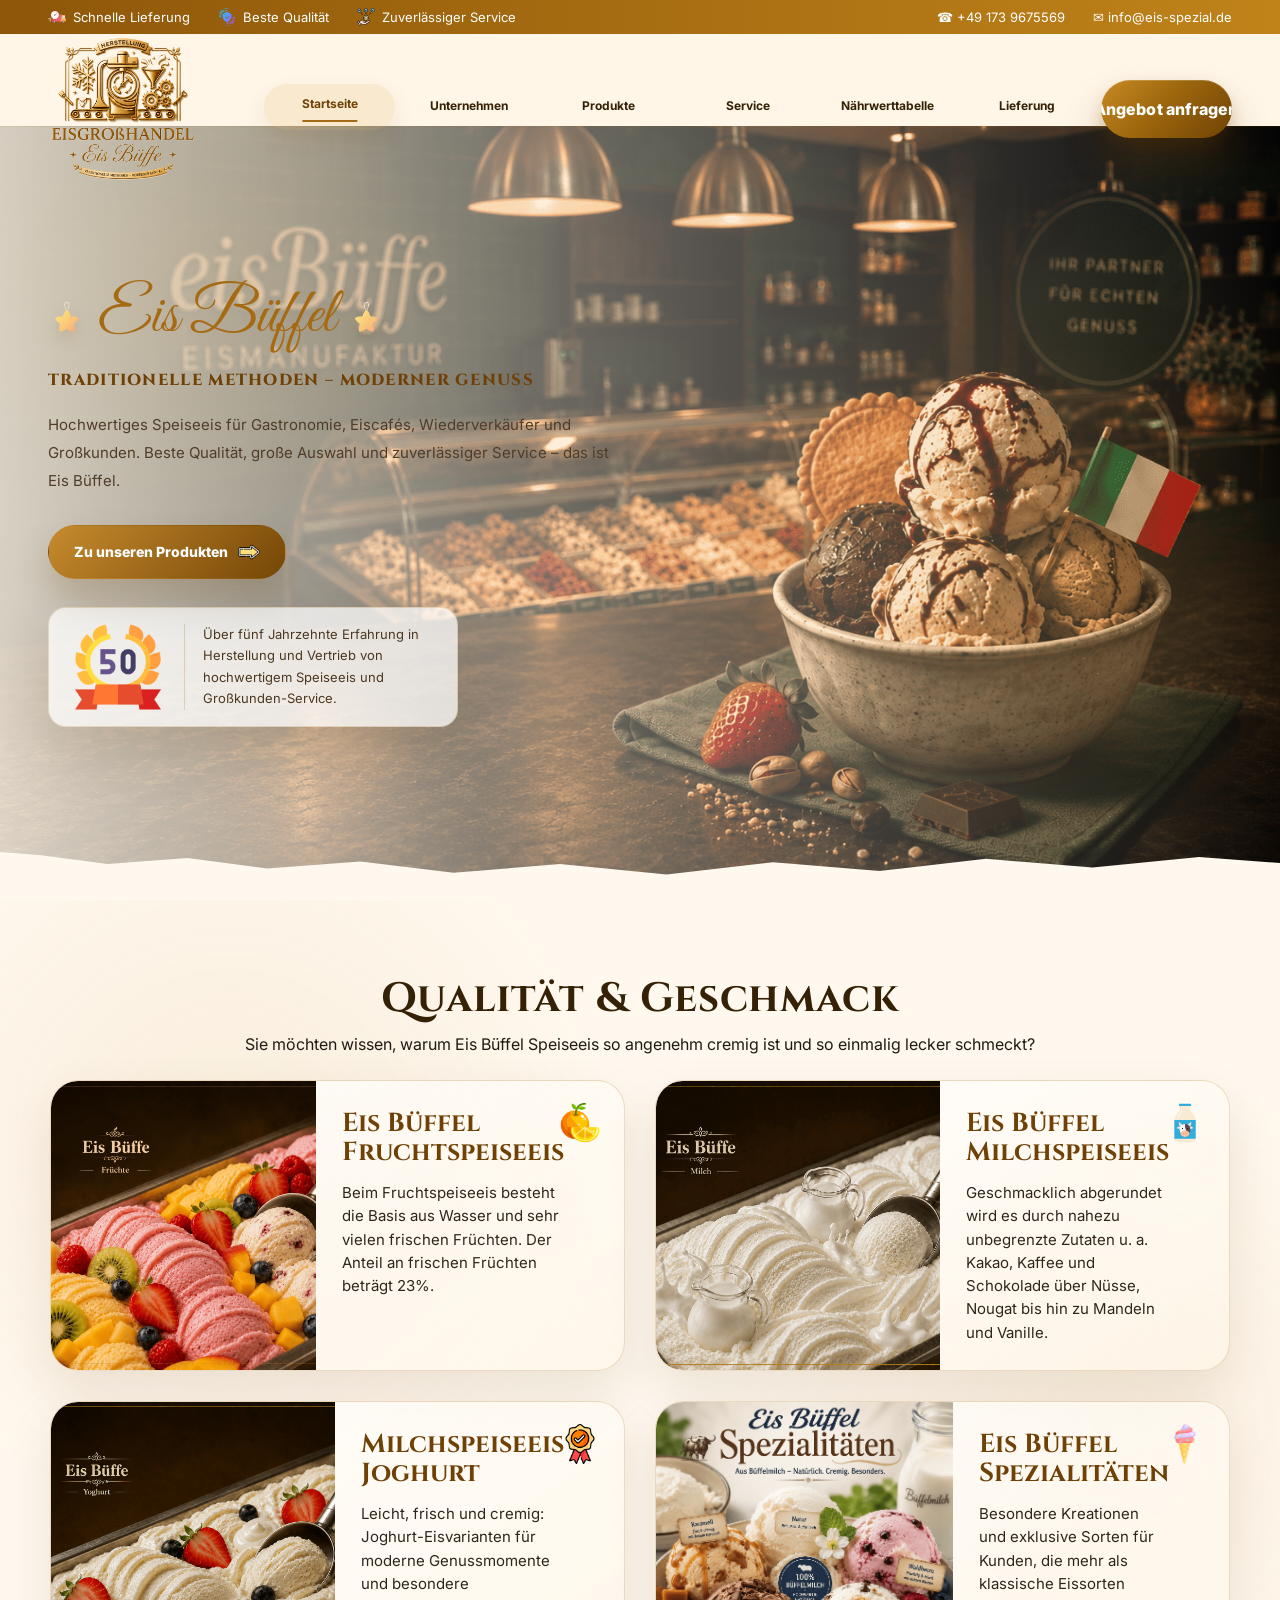
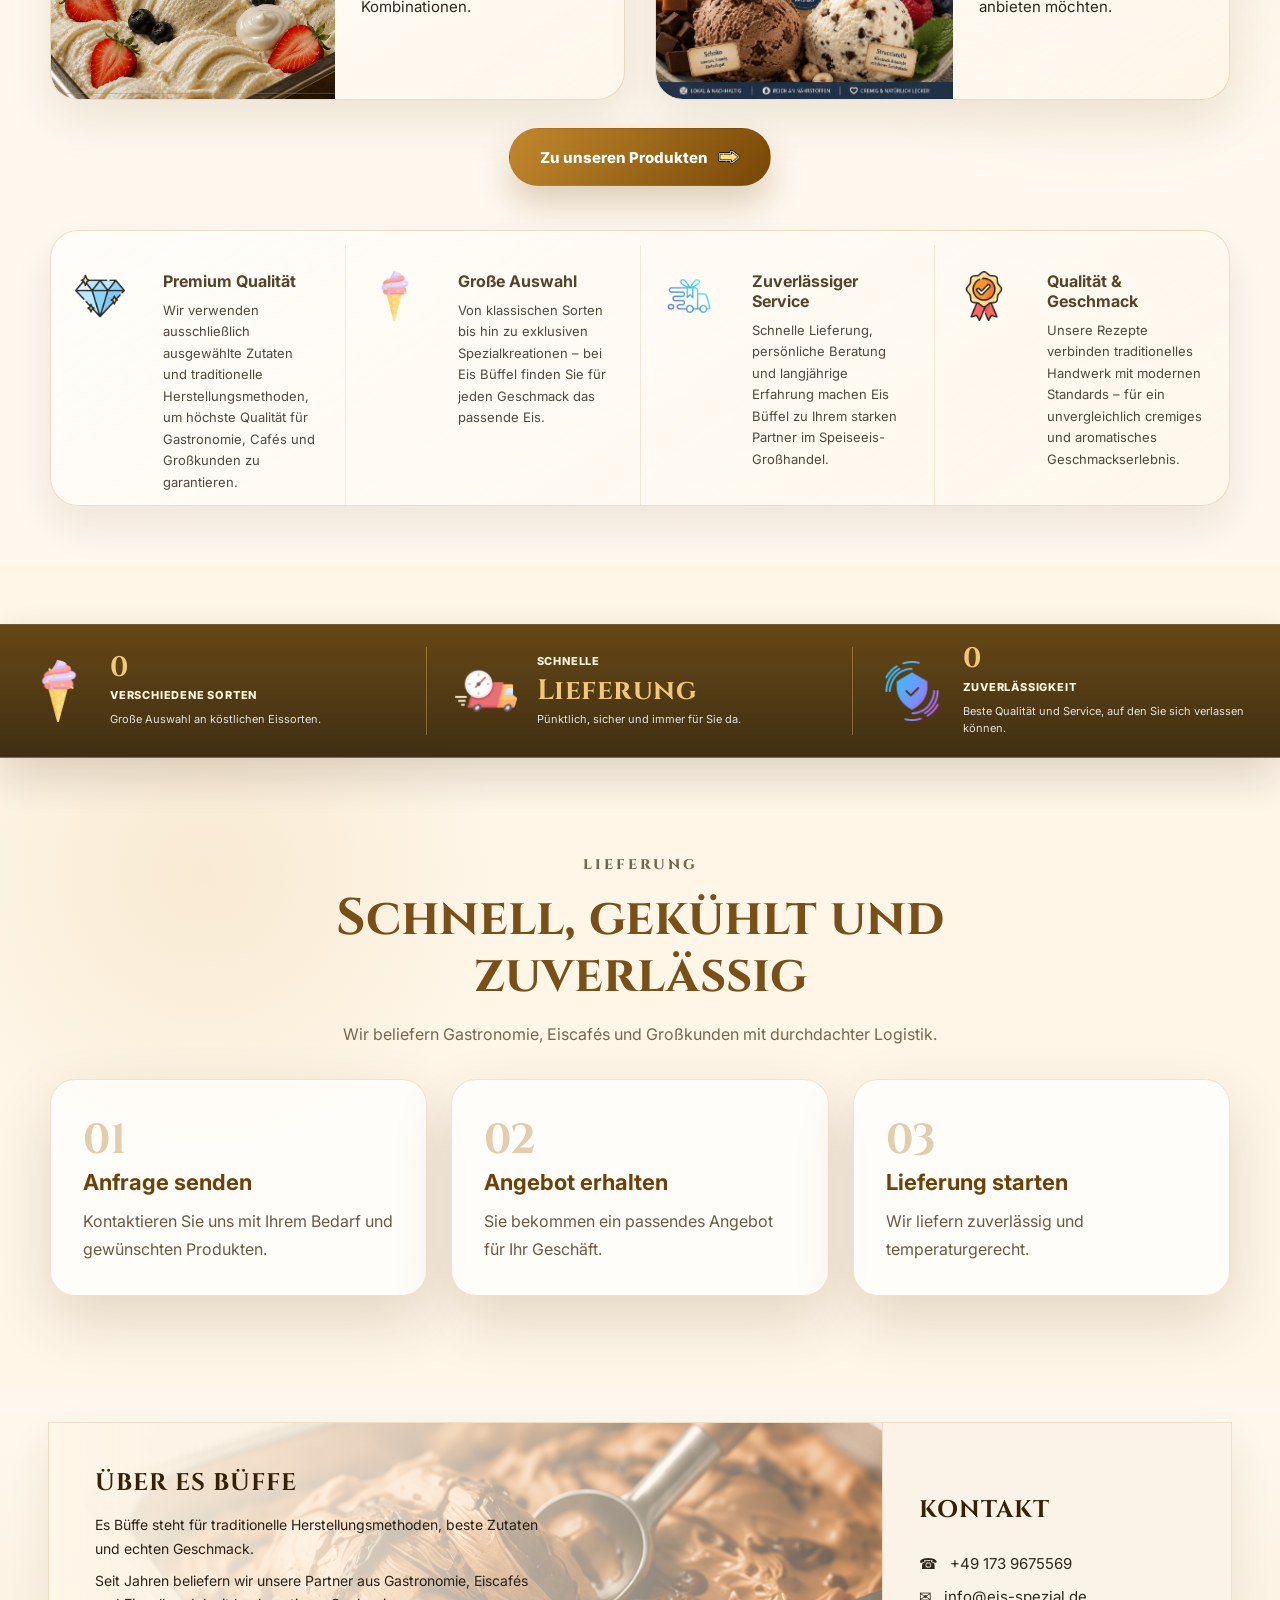
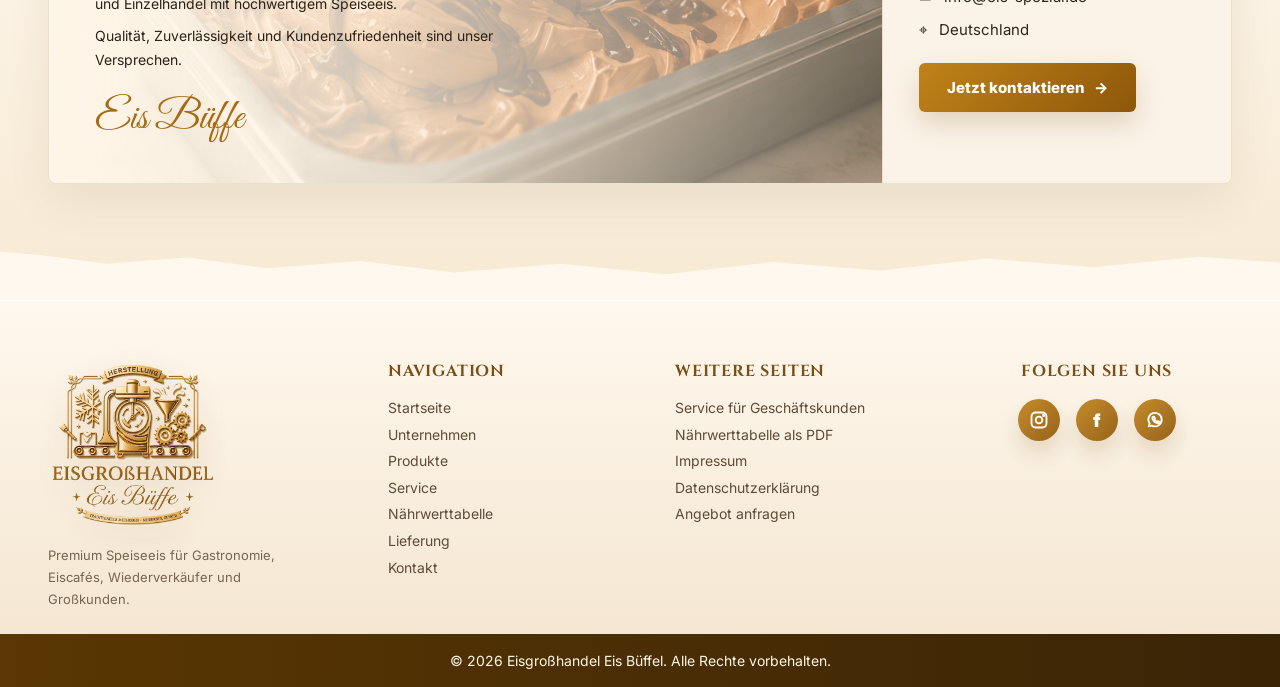
<file: index (1).html>
<!DOCTYPE html>
<html lang="de">
<head>
  <meta charset="UTF-8" />
  <meta name="viewport" content="width=device-width, initial-scale=1.0" />
  <title>Eis Büffel</title>
  <meta name="description" content="Premium Eisgroßhandel für Gastronomie, Eiscafés und Großkunden." />
  <style>
    @import url('https://fonts.googleapis.com/css2?family=Cinzel:wght@400;500;600;700&family=Great+Vibes&family=Inter:wght@400;500;600;700;800&display=swap');
    @import url('https://fonts.googleapis.com/css2?family=Cormorant+Garamond:wght@500;600;700&family=Homemade+Apple&display=swap');

    :root {
      --gold: #a66a13;
      --gold-2: #d39a38;
      --gold-3: #f0c46d;
      --gold-dark: #6f4106;
      --cream: #fff6e8;
      --cream-2: #f7ead4;
      --brown: #352105;
      --muted: #6b5a42;
      --white: #ffffff;
      --shadow: 0 24px 60px rgba(80, 48, 6, .16);
    }

    * { box-sizing: border-box; margin: 0; padding: 0; }
    html { scroll-behavior: smooth; }
    body {
      width: 100%;
      max-width: 100%;
      background: var(--cream);
      color: var(--brown);
      font-family: Inter, Arial, sans-serif;
      overflow-x: hidden;
    }
    a { color: inherit; text-decoration: none; }
    img { max-width: 100%; display: block; }
    html, body { max-width: 100%; overflow-x: hidden; }

    .topbar {
      min-height: 34px;
      background: linear-gradient(90deg, #8e5709, #c0831a);
      color: #fff;
      padding: 0 48px;
      display: flex;
      justify-content: space-between;
      align-items: center;
      gap: 18px;
      font-size: 13px;
    }
    .topbar__left, .topbar__right { display: flex; gap: 28px; align-items: center; flex-wrap: wrap; }
    .topbar__left span {
      display: inline-flex;
      align-items: center;
      gap: 7px;
      white-space: nowrap;
    }
    .topbar__emoji {
      width: 18px;
      height: 18px;
      object-fit: contain;
      flex: 0 0 auto;
    }

    .navbar {
      height: 92px;
      background: rgba(255, 246, 232, .94);
      backdrop-filter: blur(10px);
      display: grid;
      grid-template-columns: 190px minmax(0, 1fr);
      align-items: center;
      column-gap: 26px;
      padding: 0 48px;
      position: sticky;
      top: 0;
      z-index: 50;
      box-shadow: 0 1px 0 rgba(166, 106, 19, .12);
    }
    .logo { display: inline-flex; align-items: center; width: fit-content; user-select: none; }
    .logo img { width: 150px; height: auto; -webkit-user-drag: none; }

    .nav-links {
      width: 100%;
      display: grid;
      grid-template-columns: repeat(7, minmax(0, 1fr));
      align-items: center;
      gap: 8px;
      font-size: 12px;
      font-weight: 700;
    }
    .nav-links a {
      position: relative;
      width: 100%;
      min-height: 46px;
      padding: 12px 14px;
      text-align: center;
      border-radius: 999px;
      overflow: hidden;
      transition: color .25s ease, background .25s ease, box-shadow .25s ease, transform .25s ease;
    }
    .nav-links a::after {
      content: "";
      width: 0;
      height: 2px;
      background: var(--gold);
      position: absolute;
      left: 50%;
      bottom: 8px;
      transform: translateX(-50%);
      transition: width .25s ease;
    }
    .nav-links a:hover,
    .nav-links a.active {
      color: var(--gold-dark);
      background: rgba(211, 154, 56, .14);
      box-shadow: 0 10px 22px rgba(114, 70, 7, .10);
      transform: translateY(-2px);
    }
    .nav-links a:hover::after,
    .nav-links a.active::after { width: 42%; }
    .nav-links .nav-btn::after { display: none; }

    .menu-toggle { display: none; background: none; border: 0; font-size: 28px; color: var(--gold-dark); cursor: pointer; }
    .nav-btn, .btn {
      display: inline-flex;
      align-items: center;
      justify-content: center;
      border-radius: 999px;
      font-weight: 800;
      transition: .25s;
      white-space: nowrap;
    }
    .nav-btn {
      width: 100%;
      background: linear-gradient(135deg, var(--gold-2), var(--gold-dark));
      color: #fff;
      padding: 14px 18px;
      font-size: 13px;
      box-shadow: 0 14px 28px rgba(114, 70, 7, .24);
    }
    .btn {
      border: 1px solid transparent;
      padding: 15px 25px;
      font-size: 14px;
      min-height: 54px;
    }
    .btn--primary { color: #fff; background: linear-gradient(135deg, #c68b2e, #754606); box-shadow: 0 18px 34px rgba(98, 58, 6, .22); }
    .btn--secondary { background: rgba(255,255,255,.82); border-color: rgba(166,106,19,.30); color: var(--brown); }
    .btn:hover, .nav-btn:hover { transform: translateY(-3px); }
    .nav-btn:hover {
      background: linear-gradient(135deg, var(--gold-3), var(--gold-dark));
      box-shadow: 0 18px 34px rgba(114, 70, 7, .30);
      color: #fff;
    }

    .nav-btn__icon-img {
      width: 18px;
      height: 18px;
      margin-left: 8px;
      object-fit: contain;
      flex: 0 0 auto;
    }
    .btn__icon-img { width: 22px; height: 22px; margin-left: 10px; object-fit: contain; }

    .hero {
      min-height: calc(100vh - 126px);
      position: relative;
      isolation: isolate;
      display: flex;
      align-items: center;
      padding: 54px 48px 74px;
      background:
        linear-gradient(90deg, rgba(255,246,232,.84) 0%, rgba(255,246,232,.42) 43%, rgba(255,246,232,.02) 100%),
        url("assets/hero-bg.png") center right / cover no-repeat;
      overflow: hidden;
    }
    .hero::before {
      content: "";
      position: absolute;
      inset: 0;
      background:
        radial-gradient(circle at 82% 55%, rgba(198,145,53,.14), transparent 31%),
        radial-gradient(circle at 16% 18%, rgba(198,145,53,.10), transparent 24%);
      z-index: -1;
    }

    /* Hero bottom organic wave - same torn/soft movement under the hero image */
    .hero::after {
      content: "";
      position: absolute;
      left: -2%;
      right: -2%;
      bottom: -1px;
      height: 88px;
      background: #fff8ee;
      z-index: 2;
      pointer-events: none;
      clip-path: polygon(
        0 42%, 5% 48%, 10% 58%, 16% 51%, 22% 63%,
        29% 55%, 36% 68%, 44% 58%, 52% 70%, 60% 56%,
        68% 66%, 76% 52%, 84% 62%, 92% 50%, 100% 59%,
        100% 100%, 0 100%
      );
      filter: drop-shadow(0 -10px 18px rgba(80, 48, 6, .04));
    }

    .hero__content { width: 50%; max-width: 690px; z-index: 3; }
    .eyebrow {
      color: var(--gold);
      text-transform: uppercase;
      letter-spacing: 3px;
      font-family: Cinzel, serif;
      font-size: 14px;
      font-weight: 800;
      margin-bottom: 14px;
    }
    .hero h1 {
      font-family: Cinzel, serif;
      text-transform: uppercase;
      color: var(--gold-dark);
      font-size: clamp(46px, 6vw, 88px);
      line-height: .96;
      font-weight: 600;
      letter-spacing: 1px;
      margin-bottom: 22px;
    }
    .brand-line {
      display: flex;
      align-items: center;
      gap: 13px;
      margin-top: 8px;
      text-transform: none;
      font-family: "Great Vibes", cursive;
      color: var(--gold);
      font-size: .82em;
      font-weight: 400;
      letter-spacing: 0;
    }
    .brand-line img {
      width: .58em;
      height: .58em;
      object-fit: contain;
      filter: drop-shadow(0 6px 8px rgba(111,65,6,.18));
    }
    .hero__subtitle {
      font-family: Cinzel, serif;
      color: var(--gold-dark);
      font-weight: 800;
      letter-spacing: 1.3px;
      text-transform: uppercase;
      margin-bottom: 20px;
    }
    .hero__text { max-width: 570px; color: #4f3d29; line-height: 1.85; margin-bottom: 30px; font-size: 15px; }
    .hero__actions { display: flex; gap: 14px; flex-wrap: wrap; margin-bottom: 28px; }

    .experience {
      width: min(410px, 100%);
      display: grid;
      grid-template-columns: 120px 1fr;
      gap: 18px;
      background: rgba(255,255,255,.73);
      border: 1px solid rgba(166,106,19,.20);
      border-radius: 18px;
      padding: 16px;
      box-shadow: var(--shadow);
    }
    .experience__image {
      display: grid;
      place-items: center;
      border-right: 1px solid rgba(166,106,19,.24);
      padding-right: 14px;
    }
    .experience__image img { width: 86px; height: 86px; object-fit: contain; }
    .experience p { font-size: 13px; line-height: 1.65; color: #4c3820; align-self: center; }

    .quality-taste {
      margin-top: -1px;
      padding: 78px 48px 72px;
      background:
        radial-gradient(circle at 18% 20%, rgba(198,145,53,.10), transparent 26%),
        radial-gradient(circle at 86% 42%, rgba(198,145,53,.08), transparent 28%),
        #fff8ee;
    }
    .quality-taste__head {
      max-width: 940px;
      margin: 0 auto 22px;
      text-align: center;
    }
    .quality-taste__head h2 {
      font-family: Cinzel, serif;
      color: var(--brown);
      font-size: clamp(28px, 3.2vw, 42px);
      line-height: 1.08;
      margin-bottom: 10px;
      letter-spacing: .8px;
    }
    .quality-taste__head p {
      color: #1f1a13;
      font-size: 16px;
      line-height: 1.7;
    }
    .taste-cards {
      max-width: 1180px;
      margin: 0 auto 16px;
      display: grid;
      grid-template-columns: repeat(2, 1fr);
      gap: 30px;
    }
    .taste-card {
      overflow: hidden;
      display: grid;
      grid-template-columns: 1.12fr .88fr;
      min-height: 190px;
      background: linear-gradient(145deg, rgba(255,255,255,.82), rgba(255,246,232,.58));
      border: 1px solid rgba(166,106,19,.22);
      border-radius: 28px;
      box-shadow: 0 20px 48px rgba(80,48,6,.10);
      transition: transform .25s ease, box-shadow .25s ease, border-color .25s ease;
    }
    .taste-card:hover {
      transform: translateY(-5px);
      border-color: rgba(166,106,19,.36);
      box-shadow: 0 26px 58px rgba(80,48,6,.14);
    }
    .taste-card__image {
      overflow: hidden;
      border-radius: 26px 0 0 26px;
    }
    .taste-card__image img {
      width: 100%;
      height: 100%;
      min-height: 190px;
      object-fit: cover;
      transition: transform .35s ease;
    }
    .taste-card:hover .taste-card__image img { transform: scale(1.04); }


    .quality-products-action {
      max-width: 1180px;
      margin: 28px auto 30px;
      display: flex;
      justify-content: center;
      align-items: center;
    }

    .quality-products-action .btn {
      min-width: 230px;
      min-height: 58px;
      padding: 0 30px;
      font-size: 15px;
      gap: 10px;
    }

    .quality-products-action .btn__icon-img {
      width: 22px;
      height: 22px;
      margin-left: 0;
    }
    .taste-card__content {
      position: relative;
      padding: 28px 60px 26px 26px;
      border-radius: 0 26px 26px 0;
    }
    .taste-card__content h3 {
      font-family: Cinzel, serif;
      color: var(--gold-dark);
      font-size: 26px;
      line-height: 1.12;
      margin-bottom: 14px;
    }
    .taste-card__content p {
      color: #2f261b;
      font-size: 15px;
      line-height: 1.55;
    }
    .taste-card__icon {
      position: absolute;
      top: 22px;
      right: 24px;
      width: 40px;
      height: 40px;
      object-fit: contain;
    }
    .quality-features {
      max-width: 1180px;
      margin: auto;
      display: grid;
      grid-template-columns: repeat(4, 1fr);
      background: linear-gradient(145deg, rgba(255,255,255,.74), rgba(255,246,232,.50));
      border: 1px solid rgba(166,106,19,.22);
      border-radius: 28px;
      box-shadow: 0 20px 48px rgba(80,48,6,.10);
      overflow: hidden;
    }
    .quality-feature {
      display: grid;
      grid-template-columns: 72px 1fr;
      gap: 16px;
      padding: 26px 24px;
      border-right: 1px solid rgba(166,106,19,.16);
      align-items: start;
      transition: background .25s ease, transform .25s ease;
    }
    .quality-feature:hover {
      background: rgba(255,255,255,.48);
      transform: translateY(-3px);
    }
    .quality-feature:last-child { border-right: 0; }
    .quality-feature__icon {
      width: 50px;
      height: 50px;
      object-fit: contain;
      display: block;
    }
    .quality-feature h3 {
      color: var(--brown);
      font-size: 16px;
      margin-bottom: 9px;
    }
    .quality-feature p {
      color: #2f261b;
      font-size: 13px;
      line-height: 1.65;
    }


    .section { padding: 94px 48px; }
    .section-head { max-width: 760px; margin: 0 auto 44px; text-align: center; }
    .section h2 { font-family: Cinzel, serif; color: var(--gold-dark); font-size: clamp(34px, 4vw, 52px); line-height: 1.1; margin-bottom: 16px; }
    .section-head p, .about__content p, .delivery p, .contact p { color: var(--muted); line-height: 1.8; }

    .cards, .steps {
      max-width: 1180px;
      margin: auto;
      display: grid;
      grid-template-columns: repeat(3, 1fr);
      gap: 24px;
    }
    .card, .step {
      background: rgba(255,255,255,.74);
      border: 1px solid rgba(166,106,19,.18);
      border-radius: 25px;
      padding: 32px;
      box-shadow: var(--shadow);
      transition: .25s;
    }
    .card:hover, .step:hover { transform: translateY(-6px); }
    .card__icon {
      width: 64px;
      height: 64px;
      border-radius: 18px;
      background: linear-gradient(135deg, rgba(198,145,53,.22), rgba(255,255,255,.72));
      display: grid;
      place-items: center;
      font-size: 30px;
      margin-bottom: 22px;
    }
    .card h3, .step h3 { color: var(--gold-dark); font-size: 22px; margin-bottom: 12px; }
    .card p, .step p { color: var(--muted); line-height: 1.75; }

    .products {
      padding: 46px 0 0;
    }

    .stats-strip {
      width: 100vw;
      max-width: none;
      margin-left: calc(50% - 50vw);
      margin-right: calc(50% - 50vw);
      background: linear-gradient(180deg, #5a3703 0%, #2f1d02 100%);
      border-radius: 0;
      display: grid;
      grid-template-columns: repeat(3, minmax(0, 1fr));
      color: #fff8e8;
      box-shadow: 0 18px 42px rgba(53, 33, 5, .18);
      overflow: hidden;
      border-top: 1px solid rgba(240,196,109,.28);
      border-bottom: 1px solid rgba(240,196,109,.28);
    }
    .stat-item {
      min-height: 132px;
      display: grid;
      grid-template-columns: 68px 1fr;
      align-items: center;
      gap: 14px;
      padding: 18px 28px;
      position: relative;
    }
    .stat-item:not(:last-child)::after {
      content: "";
      position: absolute;
      right: 0;
      top: 22px;
      bottom: 22px;
      width: 1px;
      background: rgba(240,196,109,.36);
    }
    .stat-icon {
      width: 62px;
      height: 62px;
      object-fit: contain;
      opacity: 1;
      filter: none;
    }
    .stat-content strong {
      display: block;
      font-family: Cinzel, serif;
      color: var(--gold-3);
      font-size: clamp(26px, 2.2vw, 38px);
      line-height: .98;
      margin-bottom: 7px;
      letter-spacing: .5px;
      white-space: nowrap;
    }
    .stat-content span {
      display: block;
      font-size: 11px;
      font-weight: 800;
      letter-spacing: .8px;
      text-transform: uppercase;
      color: #fff6dc;
      margin-bottom: 9px;
    }
    .stat-content p {
      font-size: 11px;
      line-height: 1.55;
      color: rgba(255,255,255,.86);
    }


    .about {
      background: linear-gradient(180deg, #fff8ee, #f7ead4);
      display: grid;
      grid-template-columns: 1fr 1fr;
      gap: 54px;
      align-items: center;
    }
    .about__image img { border-radius: 34px; box-shadow: var(--shadow); min-height: 420px; object-fit: cover; }
    .about__content { max-width: 630px; }
    .about__content ul { list-style: none; margin-top: 22px; }
    .about__content li { padding: 12px 0 12px 34px; position: relative; color: #4c3820; }
    .about__content li::before { content: "✓"; position: absolute; left: 0; color: var(--gold); font-weight: 900; }

    .about-banner-wrap {
      padding: 32px 48px;
      background: linear-gradient(180deg, #fff8ee, #f7ead4);
    }

    .about-banner {
      max-width: 1280px;
      margin: 0 auto;
      min-height: 330px;
      display: grid;
      grid-template-columns: minmax(0, 2.15fr) minmax(270px, .9fr);
      align-items: stretch;
      overflow: hidden;
      border-radius: 0 0 8px 8px;
      background: #fbf3e8;
      border: 1px solid rgba(166,106,19,.14);
      box-shadow: 0 18px 44px rgba(80,48,6,.08);
    }

    .about-banner__text {
      min-height: 330px;
      padding: 44px 46px 38px;
      display: flex;
      flex-direction: column;
      justify-content: center;
      background:
        linear-gradient(90deg, rgba(255,246,232,.96) 0%, rgba(255,246,232,.78) 42%, rgba(255,246,232,.34) 100%),
        url("assets/upper-image.png") center / cover no-repeat;
    }

    .about-banner__text h2,
    .about-banner__contact h3 {
      font-family: Cinzel, serif;
      color: var(--brown);
      font-size: 24px;
      letter-spacing: 1px;
      margin-bottom: 14px;
      text-transform: uppercase;
    }

    .about-banner__text p {
      max-width: 455px;
      color: #2c2117;
      font-size: 14px;
      line-height: 1.7;
      margin-bottom: 8px;
    }

    .about-signature {
      font-family: "Great Vibes", cursive;
      color: var(--gold);
      font-size: 42px;
      margin-top: 12px;
    }

    .about-banner__image {
      display: none;
    }

    .about-banner__contact {
      padding: 44px 36px;
      background: #fbf3e8;
      display: flex;
      flex-direction: column;
      justify-content: center;
      gap: 14px;
      border-left: 1px solid rgba(166,106,19,.16);
    }

    .about-banner__contact a,
    .about-banner__contact span {
      color: #2f261b;
      font-size: 15px;
    }

    .about-banner__btn {
      margin-top: 10px;
      width: fit-content;
      background: linear-gradient(135deg, #c0831a, #8e5709);
      color: #fff !important;
      padding: 15px 28px;
      border-radius: 6px;
      font-weight: 800;
      box-shadow: 0 12px 26px rgba(114,70,7,.18);
    }

    .delivery { background: radial-gradient(circle at 16% 20%, rgba(198,145,53,.12), transparent 25%), var(--cream); }
    .step span { font-family: Cinzel, serif; font-size: 42px; color: rgba(166,106,19,.33); font-weight: 700; }

    .delivery .step {
      opacity: .9;
      transform: translateY(18px) scale(.99);
      transition: opacity .55s ease, transform .55s ease;
    }
    .delivery .step.show {
      opacity: 1;
      transform: translateY(0) scale(1);
    }
    .delivery .step:nth-child(1) { transition-delay: .04s; }
    .delivery .step:nth-child(2) { transition-delay: .22s; }
    .delivery .step:nth-child(3) { transition-delay: .40s; }



    /* Soft page opening and light gradual section reveal */
    body {
      opacity: .96;
      transform: translateY(4px);
      transition: opacity .38s ease, transform .38s ease;
    }
    body.page-loaded {
      opacity: 1;
      transform: translateY(0);
    }
    .reveal-on-scroll {
      opacity: .92;
      transform: translateY(14px);
      transition: opacity .55s ease, transform .55s ease;
      will-change: opacity, transform;
    }
    .reveal-on-scroll.reveal-visible {
      opacity: 1;
      transform: translateY(0);
    }
    .reveal-delay-1 { transition-delay: .04s; }
    .reveal-delay-2 { transition-delay: .08s; }
    .reveal-delay-3 { transition-delay: .12s; }
    .reveal-delay-4 { transition-delay: .16s; }
    .reveal-delay-5 { transition-delay: .20s; }

    @media (prefers-reduced-motion: reduce) {
      html { scroll-behavior: auto; }
      body,
      .reveal-on-scroll,
      .delivery .step {
        opacity: 1 !important;
        transform: none !important;
        transition: none !important;
      }
    }

    .contact { background: linear-gradient(135deg, #714306, #bd801c); }
    .contact__box {
      max-width: 1180px;
      margin: auto;
      background: rgba(255,248,236,.97);
      border-radius: 34px;
      padding: 44px;
      display: grid;
      grid-template-columns: .85fr 1.15fr;
      gap: 40px;
      box-shadow: 0 34px 70px rgba(51,31,4,.25);
    }
    .contact-form { display: grid; grid-template-columns: 1fr 1fr; gap: 14px; }
    .contact-form input, .contact-form textarea {
      width: 100%;
      border: 1px solid rgba(166,106,19,.24);
      background: #fff;
      border-radius: 15px;
      padding: 16px;
      font: inherit;
      outline: none;
    }
    .contact-form input:focus, .contact-form textarea:focus { border-color: rgba(166,106,19,.58); box-shadow: 0 0 0 4px rgba(198,145,53,.12); }
    .contact-form textarea { grid-column: 1 / -1; min-height: 130px; resize: vertical; }
    .contact-form button { border: none; cursor: pointer; }
    .footer {
      background: linear-gradient(180deg, #fff8ee 0%, #f3e4cd 100%);
      color: var(--brown);
      border-top: 1px solid rgba(166,106,19,.16);
      box-shadow: inset 0 1px 0 rgba(255,255,255,.65);
    }
    .footer__inner {
      max-width: 1280px;
      margin: 0 auto;
      padding: 46px 48px 38px;
      display: grid;
      grid-template-columns: 1.1fr .9fr .9fr 1fr;
      gap: 42px;
      align-items: start;
    }
    .footer__brand {
      display: flex;
      flex-direction: column;
      align-items: flex-start;
      gap: 14px;
    }
    .footer__logo {
      width: 170px;
      height: auto;
      filter: drop-shadow(0 10px 18px rgba(111,65,6,.12));
    }
    .footer__text {
      max-width: 260px;
      color: #6b5a42;
      font-size: 13px;
      line-height: 1.7;
    }
    .footer__col h3,
    .footer__social h3 {
      font-family: Cinzel, serif;
      color: var(--gold-dark);
      font-size: 16px;
      letter-spacing: .8px;
      text-transform: uppercase;
      margin-bottom: 13px;
    }
    .footer__col a {
      display: block;
      width: fit-content;
      color: #4f3d29;
      font-size: 14px;
      line-height: 1.9;
      transition: .25s;
    }
    .footer__col a:hover {
      color: var(--gold);
      transform: translateX(4px);
    }
    .footer__social {
      display: flex;
      flex-direction: column;
      align-items: center;
      text-align: center;
    }
    .footer__icons {
      display: flex;
      align-items: center;
      justify-content: center;
      gap: 16px;
      margin-top: 4px;
    }
    .footer__icon {
      width: 42px;
      height: 42px;
      border-radius: 50%;
      display: inline-flex;
      align-items: center;
      justify-content: center;
      background: linear-gradient(135deg, #c0831a, #8e5709);
      color: #fff;
      font-weight: 900;
      font-size: 18px;
      box-shadow: 0 12px 22px rgba(114,70,7,.18);
      transition: .25s;
    }
    .footer__icon svg {
      width: 20px;
      height: 20px;
      fill: none;
      stroke: currentColor;
      stroke-width: 2.2;
      stroke-linecap: round;
      stroke-linejoin: round;
    }
    .footer__icon:hover {
      transform: translateY(-4px);
      box-shadow: 0 16px 28px rgba(114,70,7,.25);
    }
    .footer__bottom {
      padding: 18px 24px;
      text-align: center;
      color: #fff8e8;
      background: linear-gradient(90deg, #5a3703, #3a2406);
      font-size: 14px;
    }

    @media (max-width: 1050px) {
      .topbar { display: none; }
      .navbar { grid-template-columns: 160px 1fr 54px; height: 80px; padding: 0 22px; }
      .logo img { width: 118px; }
      .menu-toggle { display: block; justify-self: end; }
      .nav-links > .nav-btn { display: inline-flex; }
      .nav-links {
        position: absolute;
        top: 80px;
        left: 22px;
        right: 22px;
        display: none;
        flex-direction: column;
        gap: 4px;
        background: #fff7eb;
        border: 1px solid rgba(166,106,19,.20);
        border-radius: 20px;
        padding: 18px;
        box-shadow: var(--shadow);
      }
      .nav-links.open { display: flex; }
      .hero { min-height: auto; padding: 78px 24px; background-position: center; }
      .hero__content { width: 100%; max-width: 690px; }
      .cards, .steps, .about, .contact__box, .taste-cards, .quality-features, .stats-strip { grid-template-columns: 1fr; }
      .footer__inner { grid-template-columns: repeat(2, 1fr); gap: 30px; padding: 42px 24px; }
      .footer__social { align-items: flex-start; text-align: left; }
      .footer__icons { justify-content: flex-start; }
      .quality-taste { padding: 76px 24px 66px; }
      .taste-card { grid-template-columns: 1fr; border-radius: 26px; }
      .taste-card__image { border-radius: 24px 24px 0 0; }
      .taste-card__content { border-radius: 0 0 24px 24px; }
      .stats-strip { width: 100vw; border-radius: 0; margin-left: calc(50% - 50vw); margin-right: calc(50% - 50vw); }
      .stat-item { min-height: 110px; padding: 16px 24px; }
      .stat-item:not(:last-child)::after { top: auto; left: 24px; right: 24px; bottom: 0; width: auto; height: 1px; }
      .quality-feature { border-right: 0; border-bottom: 1px solid rgba(166,106,19,.18); }
      .quality-feature:last-child { border-bottom: 0; }
      .section { padding: 72px 24px; }
      .products { padding: 34px 0 0; }
      .about-banner-wrap { padding: 28px 24px; }
      .about-banner { grid-template-columns: 1fr; }
      .about-banner__text {
        min-height: 340px;
        background:
          linear-gradient(180deg, rgba(255,246,232,.94) 0%, rgba(255,246,232,.76) 58%, rgba(255,246,232,.42) 100%),
          url("assets/upper-image.png") center / cover no-repeat;
      }
      .about-banner__contact { border-left: 0; border-top: 1px solid rgba(166,106,19,.16); }
    }

    @media (max-width: 620px) {
      .hero { padding: 64px 20px; }
      .hero h1 { font-size: 42px; }
      .brand-line { gap: 8px; }
      .experience { grid-template-columns: 1fr; }
      .experience__image { border-right: none; border-bottom: 1px solid rgba(166,106,19,.24); padding: 0 0 12px; }
      .contact-form { grid-template-columns: 1fr; }
      .contact__box { padding: 28px; }
      .about-banner-wrap { padding: 24px 16px; }
      .about-banner__text, .about-banner__contact { padding: 26px 22px; }
      .about-banner__text h2, .about-banner__contact h3 { font-size: 21px; }
      .about-signature { font-size: 36px; }
      .taste-card__content { padding: 24px 54px 24px 22px; }

      .quality-products-action {
        margin: 24px auto 28px;
        padding: 0 4px;
      }

      .quality-products-action .btn {
        width: 100%;
        max-width: 330px;
      }
      .quality-feature { grid-template-columns: 56px 1fr; padding: 22px 18px; }
      .stat-item { grid-template-columns: 66px 1fr; min-height: 132px; padding: 22px 18px; }
      .stat-icon { width: 60px; height: 60px; }
      .quality-feature__icon { width: 42px; height: 42px; }
      .footer__inner { grid-template-columns: 1fr; gap: 26px; padding: 38px 22px; }
      .footer__logo { width: 145px; }
      .footer__social { align-items: flex-start; text-align: left; }
      .footer__bottom { font-size: 13px; }
    }


    /* Complete mobile hero correction: clear image, bigger text, balanced layout on phones */
    /* Mobile hero uses a separate image: assets/hero-mobile.png */
    @media (max-width: 768px) {
      body { min-width: 0; }

      .topbar { display: none; }

      .navbar {
        grid-template-columns: 140px 1fr 46px;
        height: 78px;
        padding: 0 18px;
      }

      .logo img { width: 116px; }
      .menu-toggle { display: block; justify-self: end; }
      .nav-links > .nav-btn { display: inline-flex; }

      .nav-links {
        position: absolute;
        top: 78px;
        left: 16px;
        right: 16px;
        display: none;
        flex-direction: column;
        gap: 8px;
        background: #fff7eb;
        border: 1px solid rgba(166,106,19,.20);
        border-radius: 20px;
        padding: 18px;
        box-shadow: var(--shadow);
      }

      .nav-links.open { display: flex; }

      .hero {
        min-height: auto;
        padding: 0 20px 56px;
        align-items: flex-start;
        background:
          linear-gradient(180deg,
            rgba(255,246,232,.04) 0%,
            rgba(255,246,232,.16) 38%,
            rgba(255,246,232,.80) 58%,
            #fff6e8 76%,
            #fff6e8 100%),
          url("assets/hero-mobile.png") center top / auto clamp(330px, 72vw, 470px) no-repeat;
      }

      .hero::before {
        background:
          radial-gradient(circle at 50% 18%, rgba(198,145,53,.17), transparent 38%),
          radial-gradient(circle at 18% 82%, rgba(198,145,53,.12), transparent 34%);
      }

      .hero::after {
        height: 54px;
        clip-path: polygon(
          0 38%, 8% 54%, 17% 45%, 27% 62%, 39% 50%,
          51% 67%, 64% 49%, 77% 61%, 89% 46%, 100% 58%,
          100% 100%, 0 100%
        );
      }

      .hero__content {
        width: 100%;
        max-width: 590px;
        margin: 0 auto;
        padding-top: clamp(300px, 70vw, 430px);
        position: relative;
        z-index: 3;
      }

      .eyebrow {
        font-size: 14px;
        letter-spacing: 2.6px;
        margin-bottom: 12px;
      }

      .hero h1 {
        font-size: clamp(52px, 15.5vw, 78px);
        line-height: .94;
        margin-bottom: 18px;
      }

      .brand-line {
        justify-content: flex-start;
        gap: 10px;
      }

      .brand-line img {
        width: .58em;
        height: .58em;
      }

      .hero__subtitle {
        font-size: 16px;
        line-height: 1.42;
        margin-bottom: 14px;
        letter-spacing: 1.1px;
      }

      .hero__text {
        max-width: 100%;
        font-size: 16px;
        line-height: 1.78;
        margin-bottom: 22px;
      }

      .hero__actions {
        gap: 12px;
        margin-bottom: 20px;
      }

      .hero__actions .btn {
        width: 100%;
        min-height: 56px;
        padding: 15px 20px;
        font-size: 15px;
      }

      .experience {
        width: 100%;
        grid-template-columns: 86px 1fr;
        gap: 14px;
        padding: 14px;
        border-radius: 18px;
      }

      .experience__image {
        border-right: 1px solid rgba(166,106,19,.24);
        border-bottom: 0;
        padding: 0 12px 0 0;
      }

      .experience__image img { width: 68px; height: 68px; }
      .experience p { font-size: 14px; line-height: 1.62; }
    }

    @media (max-width: 520px) {
      .hero {
        padding-left: 18px;
        padding-right: 18px;
        padding-bottom: 52px;
        background:
          linear-gradient(180deg,
            rgba(255,246,232,.02) 0%,
            rgba(255,246,232,.15) 36%,
            rgba(255,246,232,.84) 60%,
            #fff6e8 78%,
            #fff6e8 100%),
          url("assets/hero-mobile.png") center top / auto clamp(300px, 86vw, 390px) no-repeat;
      }

      .hero__content { padding-top: clamp(285px, 82vw, 380px); }
      .hero h1 { font-size: clamp(48px, 16vw, 66px); }
      .hero__subtitle { font-size: 15px; }
      .hero__text { font-size: 15px; }
    }

    @media (max-width: 420px) {
      .hero {
        padding-left: 16px;
        padding-right: 16px;
        background:
          linear-gradient(180deg,
            rgba(255,246,232,.00) 0%,
            rgba(255,246,232,.16) 35%,
            rgba(255,246,232,.88) 62%,
            #fff6e8 80%,
            #fff6e8 100%),
          url("assets/hero-mobile.png") center top / auto clamp(280px, 92vw, 355px) no-repeat;
      }

      .hero__content { padding-top: clamp(265px, 88vw, 350px); }
      .hero h1 { font-size: clamp(44px, 17vw, 60px); }
      .brand-line { gap: 8px; }
      .brand-line img { width: .54em; height: .54em; }
      .experience { grid-template-columns: 76px 1fr; }
      .experience__image img { width: 60px; height: 60px; }
    }


    /* About section copied from the first design: photo card + handwritten note + Italy mark */
    .heritage-about {
      padding: 54px 48px 58px;
      background: #eee8df;
      position: relative;
      overflow: hidden;
    }

    .heritage-about::before {
      content: "";
      position: absolute;
      inset: 0;
      background:
        radial-gradient(circle at 20% 28%, rgba(166,106,19,.06), transparent 28%),
        radial-gradient(circle at 82% 48%, rgba(111,65,6,.06), transparent 30%);
      pointer-events: none;
    }

    .heritage-about__grid {
      max-width: 1280px;
      margin: 0 auto;
      display: grid;
      grid-template-columns: .95fr 1.05fr;
      gap: 80px;
      align-items: center;
      position: relative;
      z-index: 1;
    }

    .heritage-photo-note {
      display: grid;
      grid-template-columns: 95px 1fr;
      gap: 24px;
      align-items: center;
    }

    .heritage-hand-text {
      font-family: "Homemade Apple", cursive;
      color: #5e4d41;
      font-size: 19px;
      line-height: 1.5;
      text-align: center;
      transform: rotate(-8deg);
    }

    .heritage-hand-text span {
      display: block;
      color: #b85f45;
      font-size: 28px;
      margin-top: 8px;
    }

    .heritage-family-photo {
      position: relative;
      min-height: 340px;
      background: url("assets/anfe.png") center / cover no-repeat, #e5e0d6;
      border: 14px solid #fff;
      box-shadow: 0 24px 60px rgba(80, 48, 6, .16);
      transform: rotate(-4deg);
    }

    .heritage-family-photo::before {
      content: "";
      position: absolute;
      left: 22px;
      top: -30px;
      width: 120px;
      height: 32px;
      background: #718064;
      opacity: .72;
      transform: rotate(-8deg);
    }

    .heritage-badge {
      position: absolute;
      right: -34px;
      bottom: -22px;
      width: 104px;
      height: 104px;
      border-radius: 50%;
      background: #b85f45;
      color: #fff;
      display: grid;
      place-items: center;
      text-align: center;
      font-size: 12px;
      line-height: 1.35;
      box-shadow: 0 14px 30px rgba(88,54,38,.20);
    }

    .heritage-badge strong { font-size: 15px; }

    .heritage-copy {
      position: relative;
      min-height: 390px;
      padding-right: 240px;
      isolation: isolate;
    }

    .heritage-copy::after {
      content: none;
      display: none;
    }

    .heritage-kicker {
      text-transform: uppercase;
      letter-spacing: 3px;
      color: #243329;
      font-weight: 900;
      font-size: 13px;
      margin-bottom: 18px;
    }

    .heritage-title {
      max-width: 610px;
      font-family: "Cormorant Garamond", serif;
      color: #18251b;
      font-size: clamp(42px, 4.3vw, 64px);
      line-height: 1;
      font-weight: 700;
      letter-spacing: .2px;
      margin-bottom: 24px;
    }

    .heritage-title::after {
      content: "";
      display: block;
      width: 78px;
      height: 2px;
      background: #b85f45;
      margin-top: 24px;
    }

    .heritage-title .heritage-flag {
      display: inline-flex;
      width: 70px;
      height: 42px;
      margin-left: 16px;
      vertical-align: middle;
      border: 3px solid #fff;
      border-radius: 8px;
      background: linear-gradient(90deg, #178b4a 0 33.333%, #ffffff 33.333% 66.666%, #d22f27 66.666% 100%);
      box-shadow: 0 12px 24px rgba(80,48,6,.16);
      transform: rotate(-4deg) translateY(-4px);
      position: relative;
    }

    .heritage-title .heritage-flag::before {
      content: "";
      position: absolute;
      left: -10px;
      top: -8px;
      width: 4px;
      height: 62px;
      border-radius: 999px;
      background: linear-gradient(180deg, #7b5a34, #3f2a13);
      box-shadow: 0 8px 14px rgba(80,48,6,.18);
    }

    .heritage-kicker,
    .heritage-title,
    .heritage-copy p:not(.heritage-kicker),
    .heritage-btn {
      position: relative;
      z-index: 2;
    }

    .heritage-copy p:not(.heritage-kicker) {
      max-width: 620px;
      color: #3f473f;
      line-height: 1.85;
      font-size: 17px;
      margin-bottom: 26px;
    }

    .heritage-btn {
      display: inline-flex;
      align-items: center;
      justify-content: center;
      min-height: 58px;
      padding: 0 34px;
      border-radius: 4px;
      border: 1px solid #c8b9aa;
      color: #18251b;
      background: transparent;
      font-size: 13px;
      font-weight: 900;
      letter-spacing: .8px;
      text-transform: uppercase;
      transition: .25s ease;
    }

    .heritage-btn:hover {
      background: #fff;
      transform: translateY(-3px);
    }

    .heritage-italy-map {
      position: absolute;
      right: 10px;
      top: -4px;
      width: 255px;
      height: auto;
      max-height: 325px;
      object-fit: contain;
      opacity: .34;
      z-index: 1;
      pointer-events: none;
      filter: none;
    }

    .heritage-italy-label {
      position: absolute;
      right: 32px;
      bottom: 22px;
      font-family: "Homemade Apple", cursive;
      font-size: 18px;
      line-height: 1.5;
      transform: rotate(-7deg);
      color: #473c34;
      text-align: center;
    }

    .heritage-italy-label b {
      font-family: Inter, sans-serif;
      color: #b85f45;
      font-size: 25px;
      letter-spacing: 8px;
    }

    @media (max-width: 1050px) {
      .heritage-about { padding: 44px 24px 54px; }
      .heritage-about__grid { grid-template-columns: 1fr; gap: 56px; }
      .heritage-copy { padding-right: 0; min-height: auto; }
      .heritage-italy-map,
      .heritage-italy-label {
        position: relative;
        right: auto;
        top: auto;
        bottom: auto;
        display: block;
        margin-top: 24px;
      }
      .heritage-italy-map { width: 210px; height: 250px; opacity: .42; }
      .heritage-italy-label { width: fit-content; margin-left: auto; margin-right: 30px; }
    }

    @media (max-width: 620px) {
      .heritage-about { padding: 38px 20px 48px; }
      .heritage-photo-note { grid-template-columns: 1fr; gap: 22px; }
      .heritage-hand-text { text-align: left; transform: rotate(-5deg); }
      .heritage-family-photo { min-height: 260px; transform: none; border-width: 10px; }
      .heritage-badge { right: -10px; bottom: -18px; width: 86px; height: 86px; }
      .heritage-title { font-size: clamp(36px, 12vw, 48px); }
      .heritage-copy p:not(.heritage-kicker) { font-size: 15px; }
    }

    @media (max-width: 620px) {
      .heritage-title .heritage-flag {
        width: 54px;
        height: 32px;
        margin-left: 10px;
        border-width: 2px;
        transform: rotate(-4deg) translateY(-2px);
      }
      .heritage-title .heritage-flag::before {
        left: -8px;
        top: -6px;
        width: 3px;
        height: 48px;
      }
    }


    /* Mobile hero: use full mobile image without cropping from the right */
    @media (max-width: 768px) {
      .hero {
        min-height: calc(100vh - 78px);
        padding: 46px 18px 58px;
        align-items: center;
        background-color: #fff6e8;
        background-image:
          linear-gradient(90deg, rgba(255,246,232,.90) 0%, rgba(255,246,232,.58) 48%, rgba(255,246,232,.05) 100%),
          url("assets/hero-mobile.png");
        background-position: center top, center top;
        background-size: 100% auto, 100% auto;
        background-repeat: no-repeat, no-repeat;
      }

      .hero::before {
        background:
          radial-gradient(circle at 82% 55%, rgba(198,145,53,.14), transparent 31%),
          radial-gradient(circle at 16% 18%, rgba(198,145,53,.10), transparent 24%);
      }

      .hero::after {
        height: 58px;
      }

      .hero__content {
        width: 56%;
        max-width: 420px;
        margin: 0;
        padding-top: 0;
      }

      .hero h1 {
        font-size: clamp(34px, 8.5vw, 54px);
        line-height: .96;
        margin-bottom: 14px;
      }

      .brand-line {
        justify-content: flex-start;
        gap: 8px;
      }

      .eyebrow {
        font-size: 11px;
        letter-spacing: 2px;
        margin-bottom: 9px;
      }

      .hero__subtitle {
        font-size: 12px;
        line-height: 1.35;
        margin-bottom: 10px;
      }

      .hero__text {
        max-width: 360px;
        font-size: 12.5px;
        line-height: 1.6;
        margin-bottom: 16px;
      }

      .hero__actions {
        gap: 10px;
        margin-bottom: 16px;
      }

      .hero__actions .btn {
        width: auto;
        min-height: 46px;
        padding: 12px 16px;
        font-size: 12px;
      }

      .experience {
        width: min(330px, 100%);
        grid-template-columns: 68px 1fr;
        gap: 10px;
        padding: 11px;
        border-radius: 15px;
      }

      .experience__image {
        border-right: 1px solid rgba(166,106,19,.24);
        border-bottom: 0;
        padding: 0 9px 0 0;
      }

      .experience__image img {
        width: 52px;
        height: 52px;
      }

      .experience p {
        font-size: 11px;
        line-height: 1.5;
      }
    }

    @media (max-width: 420px) {
      .hero {
        padding-left: 14px;
        padding-right: 14px;
        background-color: #fff6e8;
        background-image:
          linear-gradient(90deg, rgba(255,246,232,.93) 0%, rgba(255,246,232,.64) 53%, rgba(255,246,232,.06) 100%),
          url("assets/hero-mobile.png");
        background-position: center top, center top;
        background-size: 100% auto, 100% auto;
        background-repeat: no-repeat, no-repeat;
      }

      .hero__content {
        width: 61%;
        max-width: 285px;
        padding-top: 0;
      }

      .hero h1 {
        font-size: clamp(29px, 8.8vw, 38px);
      }

      .hero__text {
        font-size: 11.5px;
        line-height: 1.5;
      }

      .hero__actions .btn {
        min-height: 42px;
        padding: 10px 13px;
        font-size: 11px;
      }

      .btn__icon-img {
        width: 17px;
        height: 17px;
        margin-left: 7px;
      }

      .experience {
        grid-template-columns: 54px 1fr;
        padding: 9px;
      }

      .experience__image img {
        width: 42px;
        height: 42px;
      }

      .experience p {
        font-size: 10.5px;
      }
    }


    /* FINAL MOBILE HERO FIX: remove the large empty space on phones */
    @media (max-width: 768px) {
      .hero {
        min-height: auto !important;
        height: auto !important;
        padding: 26px 18px 36px !important;
        align-items: flex-start !important;
        background-color: #fff6e8 !important;
        background-image:
          linear-gradient(90deg, rgba(255,246,232,.92) 0%, rgba(255,246,232,.62) 52%, rgba(255,246,232,.08) 100%),
          url("assets/hero-mobile.png") !important;
        background-position: center top, center top !important;
        background-size: 100% auto, 100% auto !important;
        background-repeat: no-repeat, no-repeat !important;
      }

      .hero__content {
        width: 58% !important;
        max-width: 390px !important;
        margin: 0 !important;
        padding-top: 0 !important;
      }

      .hero::after {
        height: 34px !important;
      }
    }

    @media (max-width: 520px) {
      .hero {
        padding: 22px 14px 30px !important;
      }

      .hero__content {
        width: 61% !important;
        max-width: 285px !important;
      }

      .hero h1 {
        font-size: clamp(29px, 8.8vw, 38px) !important;
      }

      .hero__text {
        font-size: 11.5px !important;
        line-height: 1.5 !important;
        margin-bottom: 13px !important;
      }

      .hero__actions {
        margin-bottom: 12px !important;
      }

      .experience {
        margin-bottom: 0 !important;
      }
    }


    /* MOBILE SECTION END EFFECT: soft torn wave like the reference image */
    @media (max-width: 768px) {
      .hero,
      .quality-taste,
      .delivery,
      .about-banner-wrap {
        position: relative;
        overflow: hidden;
      }

      .hero {
        padding-bottom: 64px !important;
        margin-bottom: -1px;
      }

      .hero::after,
      .quality-taste::after,
      .delivery::after,
      .about-banner-wrap::after {
        content: "";
        position: absolute;
        left: -5%;
        right: -5%;
        bottom: -1px;
        height: 58px !important;
        z-index: 8;
        pointer-events: none;
        background: var(--mobile-wave-color, #fff8ee);
        clip-path: polygon(
          0 44%, 5% 50%, 10% 58%, 16% 49%, 22% 62%,
          29% 53%, 36% 67%, 44% 57%, 52% 69%, 60% 55%,
          68% 65%, 76% 51%, 84% 61%, 92% 49%, 100% 58%,
          100% 100%, 0 100%
        );
        filter: drop-shadow(0 -8px 14px rgba(80,48,6,.045));
      }

      .hero { --mobile-wave-color: #fff8ee; }
      .quality-taste { --mobile-wave-color: #fff6e8; padding-bottom: 82px !important; }
      .delivery { --mobile-wave-color: #fbf3e8; padding-bottom: 82px !important; }
      .about-banner-wrap { --mobile-wave-color: #fff8ee; padding-bottom: 72px !important; }

      .quality-taste,
      .delivery,
      .about-banner-wrap {
        margin-bottom: -1px;
      }
    }

    @media (max-width: 520px) {
      .hero {
        padding-bottom: 56px !important;
      }

      .hero::after,
      .quality-taste::after,
      .delivery::after,
      .about-banner-wrap::after {
        height: 48px !important;
        clip-path: polygon(
          0 42%, 8% 55%, 17% 46%, 27% 63%, 39% 51%,
          51% 68%, 64% 50%, 77% 62%, 89% 47%, 100% 59%,
          100% 100%, 0 100%
        );
      }
    }


    /* LAST SECTION DESKTOP + MOBILE WAVE: same organic torn effect used under the hero */
    .about-banner-wrap {
      position: relative;
      overflow: hidden;
      padding-bottom: 116px;
      margin-bottom: -1px;
      --last-wave-color: #fff8ee;
    }

    .about-banner-wrap::after {
      content: "";
      position: absolute;
      left: -2%;
      right: -2%;
      bottom: -1px;
      height: 88px;
      background: var(--last-wave-color);
      z-index: 8;
      pointer-events: none;
      clip-path: polygon(
        0 42%, 5% 48%, 10% 58%, 16% 51%, 22% 63%,
        29% 55%, 36% 68%, 44% 58%, 52% 70%, 60% 56%,
        68% 66%, 76% 52%, 84% 62%, 92% 50%, 100% 59%,
        100% 100%, 0 100%
      );
      filter: drop-shadow(0 -10px 18px rgba(80, 48, 6, .04));
    }

    @media (max-width: 768px) {
      .about-banner-wrap {
        padding-bottom: 84px !important;
      }

      .about-banner-wrap::after {
        left: -5%;
        right: -5%;
        height: 58px !important;
        clip-path: polygon(
          0 44%, 5% 50%, 10% 58%, 16% 49%, 22% 62%,
          29% 53%, 36% 67%, 44% 57%, 52% 69%, 60% 55%,
          68% 65%, 76% 51%, 84% 61%, 92% 49%, 100% 58%,
          100% 100%, 0 100%
        );
        filter: drop-shadow(0 -8px 14px rgba(80,48,6,.045));
      }
    }

    @media (max-width: 520px) {
      .about-banner-wrap {
        padding-bottom: 72px !important;
      }

      .about-banner-wrap::after {
        height: 48px !important;
        clip-path: polygon(
          0 42%, 8% 55%, 17% 46%, 27% 63%, 39% 51%,
          51% 68%, 64% 50%, 77% 62%, 89% 47%, 100% 59%,
          100% 100%, 0 100%
        );
      }
    }



    /* CORRECT MOBILE MENU DESIGN + BEHAVIOR */
    @media (max-width: 1050px) {
      .site-header,
      .navbar {
        overflow: visible !important;
      }

      .navbar {
        grid-template-columns: auto 1fr auto !important;
        min-height: 78px !important;
        height: 78px !important;
        padding: 0 16px !important;
        column-gap: 12px !important;
      }

      .logo {
        position: relative;
        z-index: 95;
      }

      .menu-toggle {
        display: inline-flex !important;
        align-items: center !important;
        justify-content: center !important;
        position: relative !important;
        right: auto !important;
        top: auto !important;
        transform: none !important;
        z-index: 100 !important;
        width: 52px !important;
        height: 52px !important;
        border: 1px solid rgba(166,106,19,.26) !important;
        border-radius: 17px !important;
        background: linear-gradient(145deg, rgba(255,255,255,.96), rgba(255,246,232,.84)) !important;
        color: var(--gold-dark) !important;
        box-shadow: 0 14px 30px rgba(80,48,6,.14) !important;
        font-size: 30px !important;
        line-height: 1 !important;
        cursor: pointer !important;
        transition: transform .25s ease, box-shadow .25s ease, background .25s ease, color .25s ease !important;
        -webkit-tap-highlight-color: transparent;
      }

      .menu-toggle:hover,
      .menu-toggle:focus-visible {
        transform: translateY(-2px) !important;
        background: #fff8ee !important;
        box-shadow: 0 18px 36px rgba(80,48,6,.18) !important;
        outline: none !important;
      }

      .menu-toggle.is-open {
        color: #fff !important;
        background: linear-gradient(135deg, var(--gold-2), var(--gold-dark)) !important;
        box-shadow: 0 18px 38px rgba(80,48,6,.24) !important;
      }

      .nav-links {
        position: absolute !important;
        top: calc(100% + 10px) !important;
        left: 16px !important;
        right: 16px !important;
        width: auto !important;
        display: flex !important;
        flex-direction: column !important;
        align-items: stretch !important;
        gap: 8px !important;
        padding: 16px !important;
        border-radius: 24px !important;
        background: rgba(255, 247, 235, .98) !important;
        border: 1px solid rgba(166,106,19,.22) !important;
        box-shadow: 0 24px 60px rgba(80,48,6,.20) !important;
        backdrop-filter: blur(14px) !important;
        max-height: 0 !important;
        opacity: 0 !important;
        visibility: hidden !important;
        overflow: hidden !important;
        pointer-events: none !important;
        transform: translateY(-12px) scale(.98) !important;
        transform-origin: top right !important;
        transition:
          max-height .42s ease,
          opacity .26s ease,
          transform .32s ease,
          visibility 0s linear .42s !important;
      }

      .nav-links.open {
        max-height: 620px !important;
        opacity: 1 !important;
        visibility: visible !important;
        pointer-events: auto !important;
        transform: translateY(0) scale(1) !important;
        transition:
          max-height .42s ease,
          opacity .26s ease,
          transform .32s ease,
          visibility 0s !important;
      }

      .nav-links a {
        width: 100% !important;
        min-height: 48px !important;
        display: flex !important;
        align-items: center !important;
        justify-content: center !important;
        padding: 13px 16px !important;
        border-radius: 16px !important;
        background: rgba(255,255,255,.58) !important;
        border: 1px solid rgba(166,106,19,.10) !important;
        text-align: center !important;
        font-size: 14px !important;
      }

      .nav-links a::after {
        display: none !important;
      }

      .nav-links a:hover,
      .nav-links a.active {
        background: rgba(211,154,56,.16) !important;
        transform: translateY(-1px) !important;
      }

      .nav-links .nav-btn {
        margin-top: 4px !important;
        border-radius: 999px !important;
        background: linear-gradient(135deg, var(--gold-2), var(--gold-dark)) !important;
        color: #fff !important;
        border: 0 !important;
      }
    }

    @media (max-width: 520px) {
      .navbar {
        padding: 0 12px !important;
      }

      .logo img {
        width: 112px !important;
      }

      .menu-toggle {
        width: 50px !important;
        height: 50px !important;
        border-radius: 16px !important;
        font-size: 28px !important;
      }

      .nav-links {
        left: 12px !important;
        right: 12px !important;
        padding: 14px !important;
        border-radius: 22px !important;
      }
    }

  

    /* Angebot anfragen final pill effect - matches requested design */
    .nav-links a.angebot-pill {
      position: relative !important;
      min-height: 58px !important;
      padding: 0 30px !important;
      display: inline-flex !important;
      align-items: center !important;
      justify-content: center !important;
      border-radius: 999px !important;
      color: #fff !important;
      font-size: 16px !important;
      font-weight: 800 !important;
      letter-spacing: .1px !important;
      text-align: center !important;
      overflow: hidden !important;
      border: 0 !important;
      background: linear-gradient(135deg, #c88a22 0%, #9b650d 48%, #6f4305 100%) !important;
      box-shadow:
        0 24px 38px rgba(111, 65, 6, .28),
        0 8px 16px rgba(111, 65, 6, .18),
        inset 0 1px 0 rgba(255, 255, 255, .18) !important;
      transform: none !important;
      white-space: nowrap !important;
      isolation: isolate !important;
    }

    .nav-links a.angebot-pill::after {
      display: none !important;
    }

    .nav-links a.angebot-pill::before {
      content: "";
      position: absolute;
      inset: 0;
      z-index: -1;
      border-radius: inherit;
      background: linear-gradient(120deg, transparent 0%, rgba(255,255,255,.26) 38%, transparent 72%);
      transform: translateX(-120%);
      transition: transform .65s ease;
    }

    .nav-links a.angebot-pill:hover,
    .nav-links a.angebot-pill:focus-visible {
      color: #fff !important;
      background: linear-gradient(135deg, #d89b32 0%, #a96f12 48%, #754606 100%) !important;
      box-shadow:
        0 30px 48px rgba(111, 65, 6, .34),
        0 12px 20px rgba(111, 65, 6, .20),
        inset 0 1px 0 rgba(255, 255, 255, .22) !important;
      transform: translateY(-2px) !important;
      outline: none !important;
    }

    .nav-links a.angebot-pill:hover::before,
    .nav-links a.angebot-pill:focus-visible::before {
      transform: translateX(120%);
    }

    @media (max-width: 1050px) {
      .nav-links a.angebot-pill {
        width: 100% !important;
        min-height: 54px !important;
        padding: 14px 18px !important;
        border-radius: 999px !important;
        color: #fff !important;
        background: linear-gradient(135deg, #c88a22 0%, #9b650d 48%, #6f4305 100%) !important;
        border: 0 !important;
        box-shadow: 0 16px 30px rgba(111,65,6,.24), inset 0 1px 0 rgba(255,255,255,.18) !important;
        font-size: 15px !important;
      }
    }

    @media (max-width: 520px) {
      .nav-links a.angebot-pill {
        min-height: 52px !important;
        font-size: 14px !important;
      }
    }

  

    /* FINAL FIX: correct mobile menu button and dropdown on all phones */
    @media (max-width: 1050px) {
      .site-header,
      .navbar {
        overflow: visible !important;
      }

      .navbar {
        display: grid !important;
        grid-template-columns: auto 1fr auto !important;
        align-items: center !important;
        min-height: 78px !important;
        height: 78px !important;
        padding: 0 16px !important;
        column-gap: 12px !important;
        position: sticky !important;
        top: 0 !important;
        z-index: 999 !important;
      }

      .logo {
        grid-column: 1 !important;
        position: relative !important;
        z-index: 1001 !important;
      }

      .logo img {
        width: 116px !important;
        height: auto !important;
      }

      .navbar > .nav-btn {
        display: none !important;
      }

      .menu-toggle {
        grid-column: 3 !important;
        justify-self: end !important;
        display: inline-flex !important;
        align-items: center !important;
        justify-content: center !important;
        position: relative !important;
        right: auto !important;
        top: auto !important;
        transform: none !important;
        z-index: 1002 !important;
        width: 52px !important;
        height: 52px !important;
        min-width: 52px !important;
        min-height: 52px !important;
        border: 1px solid rgba(166,106,19,.28) !important;
        border-radius: 17px !important;
        background: linear-gradient(145deg, rgba(255,255,255,.98), rgba(255,246,232,.88)) !important;
        color: var(--gold-dark) !important;
        box-shadow: 0 14px 30px rgba(80,48,6,.14) !important;
        cursor: pointer !important;
        padding: 0 !important;
        margin: 0 !important;
        line-height: 1 !important;
        font-size: 0 !important;
        -webkit-tap-highlight-color: transparent;
        transition: background .25s ease, color .25s ease, box-shadow .25s ease, transform .25s ease !important;
      }

      .menu-toggle::before {
        content: "";
        width: 24px;
        height: 2px;
        border-radius: 999px;
        background: currentColor;
        box-shadow: 0 -7px 0 currentColor, 0 7px 0 currentColor;
        transition: transform .25s ease, box-shadow .25s ease;
      }

      .menu-toggle::after {
        content: "";
        position: absolute;
        width: 24px;
        height: 2px;
        border-radius: 999px;
        background: currentColor;
        opacity: 0;
        transform: rotate(-45deg) scaleX(.8);
        transition: opacity .25s ease, transform .25s ease;
      }

      .menu-toggle:hover,
      .menu-toggle:focus-visible {
        background: #fff8ee !important;
        box-shadow: 0 18px 36px rgba(80,48,6,.18) !important;
        outline: none !important;
      }

      .menu-toggle.is-open {
        color: #fff !important;
        background: linear-gradient(135deg, var(--gold-2), var(--gold-dark)) !important;
        box-shadow: 0 18px 38px rgba(80,48,6,.24) !important;
      }

      .menu-toggle.is-open::before {
        box-shadow: none;
        transform: rotate(45deg);
      }

      .menu-toggle.is-open::after {
        opacity: 1;
        transform: rotate(-45deg) scaleX(1);
      }

      .nav-links {
        position: absolute !important;
        top: calc(100% + 10px) !important;
        left: 14px !important;
        right: 14px !important;
        width: auto !important;
        display: flex !important;
        flex-direction: column !important;
        align-items: stretch !important;
        justify-content: flex-start !important;
        gap: 8px !important;
        padding: 14px !important;
        border-radius: 24px !important;
        background: rgba(255,247,235,.98) !important;
        border: 1px solid rgba(166,106,19,.22) !important;
        box-shadow: 0 24px 60px rgba(80,48,6,.20) !important;
        backdrop-filter: blur(14px) !important;
        -webkit-backdrop-filter: blur(14px) !important;
        max-height: 0 !important;
        opacity: 0 !important;
        visibility: hidden !important;
        pointer-events: none !important;
        overflow: hidden !important;
        transform: translateY(-12px) scale(.98) !important;
        transform-origin: top right !important;
        transition: max-height .42s ease, opacity .26s ease, transform .32s ease, visibility 0s linear .42s !important;
        z-index: 1000 !important;
      }

      .nav-links.open {
        max-height: min(620px, calc(100vh - 100px)) !important;
        opacity: 1 !important;
        visibility: visible !important;
        pointer-events: auto !important;
        overflow-y: auto !important;
        transform: translateY(0) scale(1) !important;
        transition: max-height .42s ease, opacity .26s ease, transform .32s ease, visibility 0s !important;
      }

      .nav-links a {
        width: 100% !important;
        min-height: 48px !important;
        display: flex !important;
        align-items: center !important;
        justify-content: center !important;
        padding: 13px 16px !important;
        border-radius: 16px !important;
        background: rgba(255,255,255,.58) !important;
        border: 1px solid rgba(166,106,19,.10) !important;
        text-align: center !important;
        font-size: 14px !important;
      }

      .nav-links a::after {
        display: none !important;
      }

      .nav-links a:hover,
      .nav-links a.active {
        background: rgba(211,154,56,.16) !important;
        transform: translateY(-1px) !important;
      }
    }

    @media (max-width: 520px) {
      .navbar {
        height: 74px !important;
        min-height: 74px !important;
        padding: 0 12px !important;
      }

      .logo img {
        width: 110px !important;
      }

      .menu-toggle {
        width: 50px !important;
        height: 50px !important;
        min-width: 50px !important;
        min-height: 50px !important;
        border-radius: 16px !important;
      }

      .nav-links {
        left: 12px !important;
        right: 12px !important;
        padding: 13px !important;
        border-radius: 22px !important;
      }
    }

  

    /* Keep Angebot anfragen as the requested golden pill inside the mobile menu */
    @media (max-width: 1050px) {
      .nav-links a.angebot-pill {
        min-height: 54px !important;
        border-radius: 999px !important;
        color: #fff !important;
        background: linear-gradient(135deg, #c88a22 0%, #9b650d 48%, #6f4305 100%) !important;
        border: 0 !important;
        box-shadow: 0 16px 30px rgba(111,65,6,.24), inset 0 1px 0 rgba(255,255,255,.18) !important;
        font-weight: 800 !important;
      }
    }

  

    /* MOBILE TOPBAR + LOGO FIX: show laptop upper info bar on phones */
    @media (max-width: 1050px) {
      .topbar {
        display: flex !important;
        flex-direction: column !important;
        align-items: center !important;
        justify-content: center !important;
        gap: 6px !important;
        min-height: auto !important;
        padding: 8px 12px !important;
        text-align: center !important;
        font-size: 11px !important;
        line-height: 1.35 !important;
      }

      .topbar__left,
      .topbar__right {
        width: 100% !important;
        display: flex !important;
        align-items: center !important;
        justify-content: center !important;
        flex-wrap: wrap !important;
        gap: 7px 12px !important;
      }

      .topbar__left span,
      .topbar__right a {
        display: inline-flex !important;
        align-items: center !important;
        justify-content: center !important;
        gap: 5px !important;
        white-space: nowrap !important;
      }

      .topbar__emoji {
        width: 15px !important;
        height: 15px !important;
        object-fit: contain !important;
        flex: 0 0 auto !important;
      }

      .logo {
        display: inline-flex !important;
        align-items: center !important;
        visibility: visible !important;
        opacity: 1 !important;
        position: relative !important;
        z-index: 95 !important;
      }

      .logo img {
        display: block !important;
        width: 116px !important;
        max-width: 116px !important;
        height: auto !important;
      }
    }

    @media (max-width: 420px) {
      .topbar {
        padding: 7px 8px !important;
        font-size: 10px !important;
      }

      .topbar__left,
      .topbar__right {
        gap: 6px 9px !important;
      }

      .topbar__emoji {
        width: 13px !important;
        height: 13px !important;
      }

      .logo img {
        width: 108px !important;
        max-width: 108px !important;
      }
    }

  </style>


<!-- FINAL VERIFIED MOBILE MENU FIX -->
<style>
  @media (max-width: 1050px) {
    .site-header,
    .navbar {
      overflow: visible !important;
    }

    .navbar {
      position: sticky !important;
      top: 0 !important;
      z-index: 9999 !important;
      display: grid !important;
      grid-template-columns: auto 1fr auto !important;
      align-items: center !important;
      height: auto !important;
      min-height: 78px !important;
      padding: 0 16px !important;
      column-gap: 12px !important;
    }

    .logo {
      position: relative !important;
      z-index: 10001 !important;
    }

    .logo img {
      width: 116px !important;
      height: auto !important;
    }

    .menu-toggle {
      display: inline-flex !important;
      align-items: center !important;
      justify-content: center !important;
      justify-self: end !important;
      position: relative !important;
      z-index: 10002 !important;
      width: 52px !important;
      height: 52px !important;
      min-width: 52px !important;
      border: 1px solid rgba(166,106,19,.28) !important;
      border-radius: 17px !important;
      background: linear-gradient(145deg, rgba(255,255,255,.98), rgba(255,246,232,.86)) !important;
      color: #6f4106 !important;
      box-shadow: 0 14px 30px rgba(80,48,6,.16) !important;
      cursor: pointer !important;
      padding: 0 !important;
      font-size: 0 !important;
      line-height: 1 !important;
      -webkit-tap-highlight-color: transparent !important;
      transform: none !important;
    }

    .menu-toggle::before,
    .menu-toggle::after {
      content: "" !important;
      position: absolute !important;
      left: 14px !important;
      right: 14px !important;
      height: 3px !important;
      border-radius: 999px !important;
      background: currentColor !important;
      transition: transform .25s ease, top .25s ease, box-shadow .25s ease !important;
    }

    .menu-toggle::before {
      top: 18px !important;
      box-shadow: 0 8px 0 currentColor !important;
    }

    .menu-toggle::after {
      top: 34px !important;
    }

    .menu-toggle.is-open {
      color: #fff !important;
      background: linear-gradient(135deg, #d39a38, #6f4106) !important;
      box-shadow: 0 18px 38px rgba(80,48,6,.25) !important;
    }

    .menu-toggle.is-open::before {
      top: 25px !important;
      transform: rotate(45deg) !important;
      box-shadow: none !important;
    }

    .menu-toggle.is-open::after {
      top: 25px !important;
      transform: rotate(-45deg) !important;
    }

    .nav-links {
      position: absolute !important;
      top: calc(100% + 10px) !important;
      left: 14px !important;
      right: 14px !important;
      width: auto !important;
      display: flex !important;
      flex-direction: column !important;
      align-items: stretch !important;
      justify-content: flex-start !important;
      gap: 8px !important;
      padding: 0 14px !important;
      border-radius: 24px !important;
      background: rgba(255,247,235,.99) !important;
      border: 1px solid rgba(166,106,19,.24) !important;
      box-shadow: 0 24px 60px rgba(80,48,6,.22) !important;
      backdrop-filter: blur(14px) !important;
      -webkit-backdrop-filter: blur(14px) !important;
      max-height: 0 !important;
      opacity: 0 !important;
      visibility: hidden !important;
      overflow: hidden !important;
      pointer-events: none !important;
      transform: translateY(-10px) scale(.98) !important;
      transform-origin: top right !important;
      transition: max-height .38s ease, opacity .24s ease, transform .28s ease, padding .28s ease, visibility 0s linear .38s !important;
      z-index: 10000 !important;
    }

    .nav-links.open {
      max-height: 720px !important;
      opacity: 1 !important;
      visibility: visible !important;
      pointer-events: auto !important;
      transform: translateY(0) scale(1) !important;
      padding: 14px !important;
      transition: max-height .38s ease, opacity .24s ease, transform .28s ease, padding .28s ease, visibility 0s !important;
    }

    .nav-links a,
    .nav-links .nav-btn {
      width: 100% !important;
      min-height: 48px !important;
      display: flex !important;
      align-items: center !important;
      justify-content: center !important;
      padding: 13px 16px !important;
      border-radius: 16px !important;
      background: rgba(255,255,255,.62) !important;
      border: 1px solid rgba(166,106,19,.12) !important;
      color: #352105 !important;
      text-align: center !important;
      font-size: 14px !important;
      font-weight: 800 !important;
      box-shadow: none !important;
      transform: none !important;
    }

    .nav-links a::after,
    .nav-links .nav-btn::after {
      display: none !important;
    }

    .nav-links a:hover,
    .nav-links a.active,
    .nav-links .nav-btn:hover {
      background: rgba(211,154,56,.18) !important;
      color: #6f4106 !important;
    }

    .nav-links .nav-btn {
      background: linear-gradient(135deg, #d39a38, #6f4106) !important;
      color: #fff !important;
      border: 0 !important;
      border-radius: 999px !important;
      box-shadow: 0 14px 28px rgba(114,70,7,.22) !important;
    }
  }

  @media (max-width: 520px) {
    .navbar { padding: 0 12px !important; }
    .logo img { width: 112px !important; }
    .menu-toggle { width: 50px !important; height: 50px !important; min-width: 50px !important; }
    .nav-links { left: 12px !important; right: 12px !important; border-radius: 22px !important; }
  }
</style>
<!-- END FINAL VERIFIED MOBILE MENU FIX -->

</head>
<body>
  <header class="site-header">
    <div class="topbar">
      <div class="topbar__left">
        <span><img class="topbar__emoji" src="assets/delivery.png" alt="" /> Schnelle Lieferung</span>
        <span><img class="topbar__emoji" src="assets/quality.png" alt="" /> Beste Qualität</span>
        <span><img class="topbar__emoji" src="assets/service.png" alt="" /> Zuverlässiger Service</span>
      </div>
      <div class="topbar__right">
        <a href="tel:+491739675569">☎ +49 173 9675569</a>
        <a href="mailto:info@eis-spezial.de">✉ info@eis-spezial.de</a>
      </div>
    </div>

    <nav class="navbar">
      <div class="logo" aria-label="Eisgroßhandel Eis Büffel Logo">
        <img src="assets/logo.png" alt="Eisgroßhandel Eis Büffel Logo" draggable="false" />
      </div>

      <button class="menu-toggle" type="button" aria-label="Menü öffnen" aria-expanded="false">☰</button>

      <div class="nav-links">
        <a href="#home" class="active">Startseite</a>
        <a href="unternehmen.html">Unternehmen</a>
        <a href="Produkten.index.html">Produkte</a>
        <a href="service.html">Service</a>
        <a href="naehrwerttabelle.html">Nährwerttabelle</a>
        <a href="#lieferung">Lieferung</a>
        <a href="kontakt.html" class="angebot-pill">Angebot anfragen</a>
      </div>
    </nav>
  </header>

  <main>
    <section id="home" class="hero">
      <div class="hero__content">
        <h1>
          <span class="brand-line">
            <img src="assets/eis-left.png" alt="" />
            Eis Büffel
            <img src="assets/eis-right.png" alt="" />
          </span>
        </h1>

        <p class="hero__subtitle">Traditionelle Methoden – Moderner Genuss</p>

        <p class="hero__text">
          Hochwertiges Speiseeis für Gastronomie, Eiscafés, Wiederverkäufer
          und Großkunden. Beste Qualität, große Auswahl und zuverlässiger
          Service – das ist Eis Büffel.
        </p>

        <div class="hero__actions">
          <a href="Produkten.index.html" class="btn btn--primary">
            Zu unseren Produkten
            <img class="btn__icon-img" src="assets/product-arrow.png" alt="" />
          </a>
        </div>

        <div class="experience">
          <div class="experience__image">
            <img src="assets/50.png" alt="Über 50 Jahre Erfahrung" />
          </div>
          <p>
            Über fünf Jahrzehnte Erfahrung in Herstellung und Vertrieb von
            hochwertigem Speiseeis und Großkunden-Service.
          </p>
        </div>
      </div>
    </section>

    <section class="quality-taste" aria-label="Qualität und Geschmack">
      <div class="quality-taste__head">
        <h2>Qualität &amp; Geschmack</h2>
        <p>Sie möchten wissen, warum Eis Büffel Speiseeis so angenehm cremig ist und so einmalig lecker schmeckt?</p>
      </div>

      <div class="taste-cards">
        <article class="taste-card">
          <div class="taste-card__image">
            <img src="assets/fruchteis.png" alt="eisBüffe Fruchtspeiseeis" />
          </div>
          <div class="taste-card__content">
            <img class="taste-card__icon" src="assets/orange.png" alt="" />
            <h3>Eis Büffel<br />Fruchtspeiseeis</h3>
            <p>Beim Fruchtspeiseeis besteht die Basis aus Wasser und sehr vielen frischen Früchten. Der Anteil an frischen Früchten beträgt 23%.</p>
          </div>
        </article>

        <article class="taste-card">
          <div class="taste-card__image">
            <img src="assets/milchspeiseeis.png" alt="eisBüffe Milchspeiseeis" />
          </div>
          <div class="taste-card__content">
            <img class="taste-card__icon" src="assets/milk.png" alt="" />
            <h3>Eis Büffel<br />Milchspeiseeis</h3>
            <p>Geschmacklich abgerundet wird es durch nahezu unbegrenzte Zutaten u. a. Kakao, Kaffee und Schokolade über Nüsse, Nougat bis hin zu Mandeln und Vanille.</p>
          </div>
        </article>

        <article class="taste-card">
          <div class="taste-card__image">
            <img src="assets/joghurt.png" alt="Milchspeiseeis Joghurt" />
          </div>
          <div class="taste-card__content">
            <img class="taste-card__icon" src="assets/heart.png" alt="" />
            <h3>Milchspeiseeis<br />Joghurt</h3>
            <p>Leicht, frisch und cremig: Joghurt-Eisvarianten für moderne Genussmomente und besondere Kombinationen.</p>
          </div>
        </article>

        <article class="taste-card">
          <div class="taste-card__image">
            <img src="assets/spezialitaeten.png" alt="Eis Büffel Spezialitäten" />
          </div>
          <div class="taste-card__content">
            <img class="taste-card__icon" src="assets/icecream.png" alt="" />
            <h3>Eis Büffel<br />Spezialitäten</h3>
            <p>Besondere Kreationen und exklusive Sorten für Kunden, die mehr als klassische Eissorten anbieten möchten.</p>
          </div>
        </article>
      </div>

      <div class="quality-products-action">
        <a href="Produkten.index.html" class="btn btn--primary">
          Zu unseren Produkten
          <img class="btn__icon-img" src="assets/product-arrow.png" alt="" />
        </a>
      </div>

      <div class="quality-features">
        <article class="quality-feature">
          <img class="quality-feature__icon" src="assets/diamond.png" alt="" />
          <div>
            <h3>Premium Qualität</h3>
            <p>Wir verwenden ausschließlich ausgewählte Zutaten und traditionelle Herstellungsmethoden, um höchste Qualität für Gastronomie, Cafés und Großkunden zu garantieren.</p>
          </div>
        </article>
        <article class="quality-feature">
          <img class="quality-feature__icon" src="assets/icecream.png" alt="" />
          <div>
            <h3>Große Auswahl</h3>
            <p>Von klassischen Sorten bis hin zu exklusiven Spezialkreationen – bei Eis Büffel finden Sie für jeden Geschmack das passende Eis.</p>
          </div>
        </article>
        <article class="quality-feature">
          <img class="quality-feature__icon" src="assets/truck.png" alt="" />
          <div>
            <h3>Zuverlässiger Service</h3>
            <p>Schnelle Lieferung, persönliche Beratung und langjährige Erfahrung machen Eis Büffel zu Ihrem starken Partner im Speiseeis-Großhandel.</p>
          </div>
        </article>
        <article class="quality-feature">
          <img class="quality-feature__icon" src="assets/heart.png" alt="" />
          <div>
            <h3>Qualität &amp; Geschmack</h3>
            <p>Unsere Rezepte verbinden traditionelles Handwerk mit modernen Standards – für ein unvergleichlich cremiges und aromatisches Geschmackserlebnis.</p>
          </div>
        </article>
      </div>
    </section>


    <section id="produkte" class="section products">
      <div class="stats-strip" aria-label="Eis Büffel Kennzahlen">
        <div class="stat-item">
          <img class="stat-icon" src="assets/icecream.png" alt="" />
          <div class="stat-content">
            <strong class="counter" data-target="120" data-suffix="+">0</strong>
            <span>Verschiedene Sorten</span>
            <p>Große Auswahl an köstlichen Eissorten.</p>
          </div>
        </div>
        <div class="stat-item">
          <img class="stat-icon" src="assets/delivery.png" alt="" />
          <div class="stat-content">
            <span>Schnelle</span>
            <strong>Lieferung</strong>
            <p>Pünktlich, sicher und immer für Sie da.</p>
          </div>
        </div>
        <div class="stat-item">
          <img class="stat-icon" src="assets/quality.png" alt="" />
          <div class="stat-content">
            <strong class="counter" data-target="100" data-suffix="%">0</strong>
            <span>Zuverlässigkeit</span>
            <p>Beste Qualität und Service, auf den Sie sich verlassen können.</p>
          </div>
        </div>
      </div>
    </section>

    <section id="lieferung" class="section delivery">
      <div class="section-head">
        <p class="eyebrow">Lieferung</p>
        <h2>Schnell, gekühlt und zuverlässig</h2>
        <p>Wir beliefern Gastronomie, Eiscafés und Großkunden mit durchdachter Logistik.</p>
      </div>

      <div class="steps">
        <div class="step">
          <span>01</span>
          <h3>Anfrage senden</h3>
          <p>Kontaktieren Sie uns mit Ihrem Bedarf und gewünschten Produkten.</p>
        </div>
        <div class="step">
          <span>02</span>
          <h3>Angebot erhalten</h3>
          <p>Sie bekommen ein passendes Angebot für Ihr Geschäft.</p>
        </div>
        <div class="step">
          <span>03</span>
          <h3>Lieferung starten</h3>
          <p>Wir liefern zuverlässig und temperaturgerecht.</p>
        </div>
      </div>
    </section>

    <section class="about-banner-wrap" aria-label="Über Es Büffe Kontakt">
      <div class="about-banner">
        <div class="about-banner__text">
          <h2>Über Es Büffe</h2>
          <p>Es Büffe steht für traditionelle Herstellungsmethoden, beste Zutaten und echten Geschmack.</p>
          <p>Seit Jahren beliefern wir unsere Partner aus Gastronomie, Eiscafés und Einzelhandel mit hochwertigem Speiseeis.</p>
          <p>Qualität, Zuverlässigkeit und Kundenzufriedenheit sind unser Versprechen.</p>
          <div class="about-signature">Eis Büffe</div>
        </div>

        <div class="about-banner__image" role="img" aria-label="Cremiges Schokoladeneis in einer Wanne"></div>

        <div class="about-banner__contact">
          <h3>Kontakt</h3>
          <a href="tel:+491739675569">☎ &nbsp; +49 173 9675569</a>
          <a href="mailto:info@eis-spezial.de">✉ &nbsp; info@eis-spezial.de</a>
          <span>⌖ &nbsp; Deutschland</span>
          <a class="about-banner__btn" href="kontakt.html">Jetzt kontaktieren &nbsp; →</a>
        </div>
      </div>
    </section>
  </main>

  <footer class="footer">
    <div class="footer__inner">
      <div class="footer__brand">
        <img class="footer__logo" src="assets/logo.png" alt="Eisgroßhandel Eis Büffel Logo" />
        <p class="footer__text">Premium Speiseeis für Gastronomie, Eiscafés, Wiederverkäufer und Großkunden.</p>
      </div>

      <div class="footer__col">
        <h3>Navigation</h3>
        <a href="#home">Startseite</a>
        <a href="unternehmen.html">Unternehmen</a>
        <a href="Produkten.index.html">Produkte</a>
        <a href="service.html">Service</a>
        <a href="naehrwerttabelle.html">Nährwerttabelle</a>
        <a href="#lieferung">Lieferung</a>
        <a href="kontakt.html">Kontakt</a>
      </div>

      <div class="footer__col">
        <h3>Weitere Seiten</h3>
        <a href="service.html">Service für Geschäftskunden</a>
        <a href="naehrwerttabelle.html">Nährwerttabelle als PDF</a>
        <a href="impressum.html">Impressum</a>
        <a href="datenschutzerklaerung.html">Datenschutzerklärung</a>
        <a href="kontakt.html">Angebot anfragen</a>
      </div>

      <div class="footer__social">
        <h3>Folgen Sie uns</h3>
        <div class="footer__icons" aria-label="Social Media Links">
          <a class="footer__icon" href="#" aria-label="Instagram">
            <svg viewBox="0 0 24 24" aria-hidden="true"><rect x="3" y="3" width="18" height="18" rx="5"></rect><circle cx="12" cy="12" r="4"></circle><circle cx="17.5" cy="6.5" r=".8"></circle></svg>
          </a>
          <a class="footer__icon" href="#" aria-label="Facebook">f</a>
          <a class="footer__icon" href="https://wa.me/491739675569" aria-label="WhatsApp">
            <svg viewBox="0 0 24 24" aria-hidden="true"><path d="M20 11.7a8 8 0 0 1-11.8 7l-3.7 1 1-3.6A8 8 0 1 1 20 11.7Z"></path><path d="M9.6 8.5c.2-.5.4-.5.7-.5h.5c.2 0 .4.1.5.4l.7 1.6c.1.3.1.5-.1.7l-.4.5c.7 1.3 1.7 2.2 3 2.9l.6-.6c.2-.2.4-.2.7-.1l1.5.7c.3.1.4.3.4.6v.4c0 .3-.1.6-.5.8-.5.2-1.3.4-2.6 0-2.4-.8-4.8-3.1-5.6-5.5-.4-1.1-.2-1.7.1-1.9Z"></path></svg>
          </a>
        </div>
      </div>
    </div>
    <div class="footer__bottom">
      <p>© 2026 Eisgroßhandel Eis Büffel. Alle Rechte vorbehalten.</p>
    </div>
  </footer>

  <script>
    const toggle = document.querySelector(".menu-toggle");
    const nav = document.querySelector(".nav-links");

    if (toggle && nav) {
      toggle.setAttribute("aria-expanded", "false");

      const closeMenu = () => {
        nav.classList.remove("open");
        toggle.classList.remove("is-open");
        toggle.setAttribute("aria-expanded", "false");
        toggle.textContent = "☰";
      };

      const openMenu = () => {
        nav.classList.add("open");
        toggle.classList.add("is-open");
        toggle.setAttribute("aria-expanded", "true");
        toggle.textContent = "×";
      };

      toggle.addEventListener("click", (event) => {
        event.stopPropagation();
        nav.classList.contains("open") ? closeMenu() : openMenu();
      });

      nav.querySelectorAll("a").forEach((link) => {
        link.addEventListener("click", closeMenu);
      });

      document.addEventListener("click", (event) => {
        if (!nav.contains(event.target) && !toggle.contains(event.target)) closeMenu();
      });

      document.addEventListener("keydown", (event) => {
        if (event.key === "Escape") closeMenu();
      });
    }

    const counters = document.querySelectorAll(".counter");

    const animateCounter = (counter) => {
      const target = Number(counter.dataset.target || 0);
      const suffix = counter.dataset.suffix || "";
      const duration = 1800;
      const startTime = performance.now();

      const update = (currentTime) => {
        const elapsed = currentTime - startTime;
        const progress = Math.min(elapsed / duration, 1);
        const easedProgress = 1 - Math.pow(1 - progress, 3);
        const value = Math.floor(easedProgress * target);

        counter.textContent = `${value}${suffix}`;

        if (progress < 1) {
          requestAnimationFrame(update);
        } else {
          counter.textContent = `${target}${suffix}`;
        }
      };

      requestAnimationFrame(update);
    };

    const counterObserver = new IntersectionObserver((entries, observer) => {
      entries.forEach((entry) => {
        if (entry.isIntersecting) {
          animateCounter(entry.target);
          observer.unobserve(entry.target);
        }
      });
    }, { threshold: 0.35 });

    counters.forEach((counter) => counterObserver.observe(counter));

    const deliverySteps = document.querySelectorAll(".delivery .step");

    const deliveryObserver = new IntersectionObserver((entries, observer) => {
      entries.forEach((entry) => {
        if (entry.isIntersecting) {
          deliverySteps.forEach((step) => step.classList.add("show"));
          observer.unobserve(entry.target);
        }
      });
    }, { threshold: 0.35 });

    const deliverySection = document.querySelector("#lieferung");
    if (deliverySection) deliveryObserver.observe(deliverySection);

    window.addEventListener("load", () => {
      document.body.classList.add("page-loaded");
    });

    const revealGroups = [
      ".hero__content",
      ".quality-taste__head",
      ".taste-card",
      ".quality-features",
      ".quality-feature",
      ".stats-strip",
      ".products .card",
      ".heritage-photo-note",
      ".heritage-copy",
      ".delivery .section-head",
      ".contact__box",
      ".about-banner",
      ".footer__brand",
      ".footer__col",
      ".footer__social"
    ];

    const revealItems = document.querySelectorAll(revealGroups.join(","));

    revealItems.forEach((item, index) => {
      item.classList.add("reveal-on-scroll", `reveal-delay-${(index % 5) + 1}`);
    });

    const revealObserver = new IntersectionObserver((entries, observer) => {
      entries.forEach((entry) => {
        if (entry.isIntersecting) {
          entry.target.classList.add("reveal-visible");
          observer.unobserve(entry.target);
        }
      });
    }, {
      threshold: 0.16,
      rootMargin: "0px 0px -70px 0px"
    });

    revealItems.forEach((item) => revealObserver.observe(item));
  </script>


<script>
  (function () {
    const menuToggle = document.querySelector('.menu-toggle');
    const navLinks = document.querySelector('.nav-links');

    if (!menuToggle || !navLinks) return;

    menuToggle.setAttribute('aria-expanded', 'false');
    menuToggle.setAttribute('aria-label', 'Menü öffnen');

    function setMenu(open) {
      navLinks.classList.toggle('open', open);
      menuToggle.classList.toggle('is-open', open);
      menuToggle.setAttribute('aria-expanded', open ? 'true' : 'false');
      menuToggle.setAttribute('aria-label', open ? 'Menü schließen' : 'Menü öffnen');
    }

    menuToggle.addEventListener('click', function (event) {
      event.preventDefault();
      event.stopPropagation();
      setMenu(!navLinks.classList.contains('open'));
    });

    navLinks.querySelectorAll('a').forEach(function (link) {
      link.addEventListener('click', function () {
        setMenu(false);
      });
    });

    document.addEventListener('click', function (event) {
      if (!navLinks.classList.contains('open')) return;
      if (navLinks.contains(event.target) || menuToggle.contains(event.target)) return;
      setMenu(false);
    });

    document.addEventListener('keydown', function (event) {
      if (event.key === 'Escape') setMenu(false);
    });
  })();
</script>



<!-- FINAL VERIFIED MOBILE MENU SCRIPT -->
<script>
(function () {
  function ready(fn) {
    if (document.readyState === 'loading') {
      document.addEventListener('DOMContentLoaded', fn);
    } else {
      fn();
    }
  }

  ready(function () {
    var menuToggle = document.querySelector('.menu-toggle');
    var navLinks = document.querySelector('.nav-links');
    var navbar = document.querySelector('.navbar');

    if (!menuToggle || !navLinks) return;

    menuToggle.setAttribute('type', 'button');
    menuToggle.setAttribute('aria-controls', 'mobile-navigation');
    menuToggle.setAttribute('aria-expanded', 'false');
    menuToggle.setAttribute('aria-label', 'Menü öffnen');
    navLinks.setAttribute('id', 'mobile-navigation');

    function setOpen(open) {
      navLinks.classList.toggle('open', open);
      menuToggle.classList.toggle('is-open', open);
      menuToggle.setAttribute('aria-expanded', open ? 'true' : 'false');
      menuToggle.setAttribute('aria-label', open ? 'Menü schließen' : 'Menü öffnen');
    }

    function isOpen() {
      return navLinks.classList.contains('open');
    }

    menuToggle.addEventListener('click', function (event) {
      event.preventDefault();
      event.stopPropagation();
      if (typeof event.stopImmediatePropagation === 'function') {
        event.stopImmediatePropagation();
      }
      setOpen(!isOpen());
    }, true);

    navLinks.querySelectorAll('a').forEach(function (link) {
      link.addEventListener('click', function () {
        setOpen(false);
      });
    });

    document.addEventListener('click', function (event) {
      if (!isOpen()) return;
      if (navbar && navbar.contains(event.target)) return;
      setOpen(false);
    });

    document.addEventListener('keydown', function (event) {
      if (event.key === 'Escape') setOpen(false);
    });

    window.addEventListener('resize', function () {
      if (window.innerWidth > 1050) setOpen(false);
    });
  });
})();
</script>
<!-- END FINAL VERIFIED MOBILE MENU SCRIPT -->

</body>
</html>
</file>
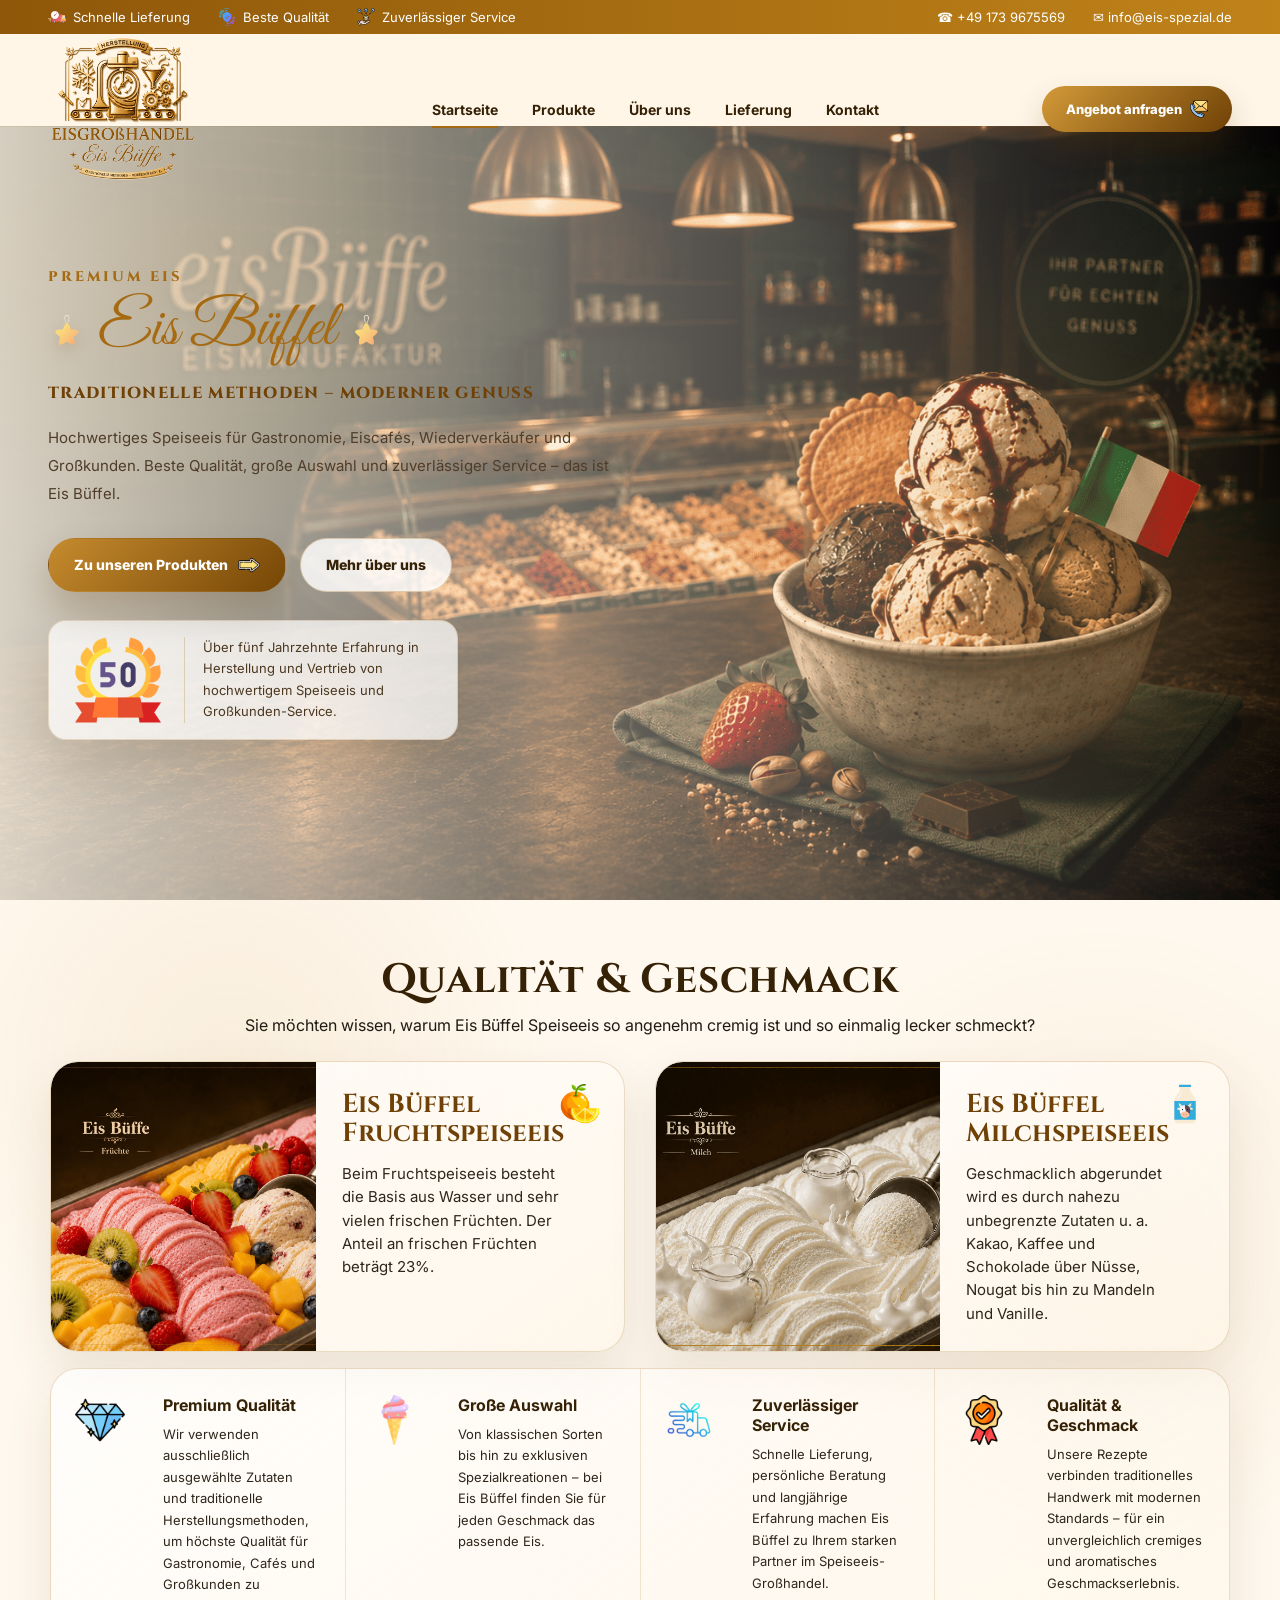
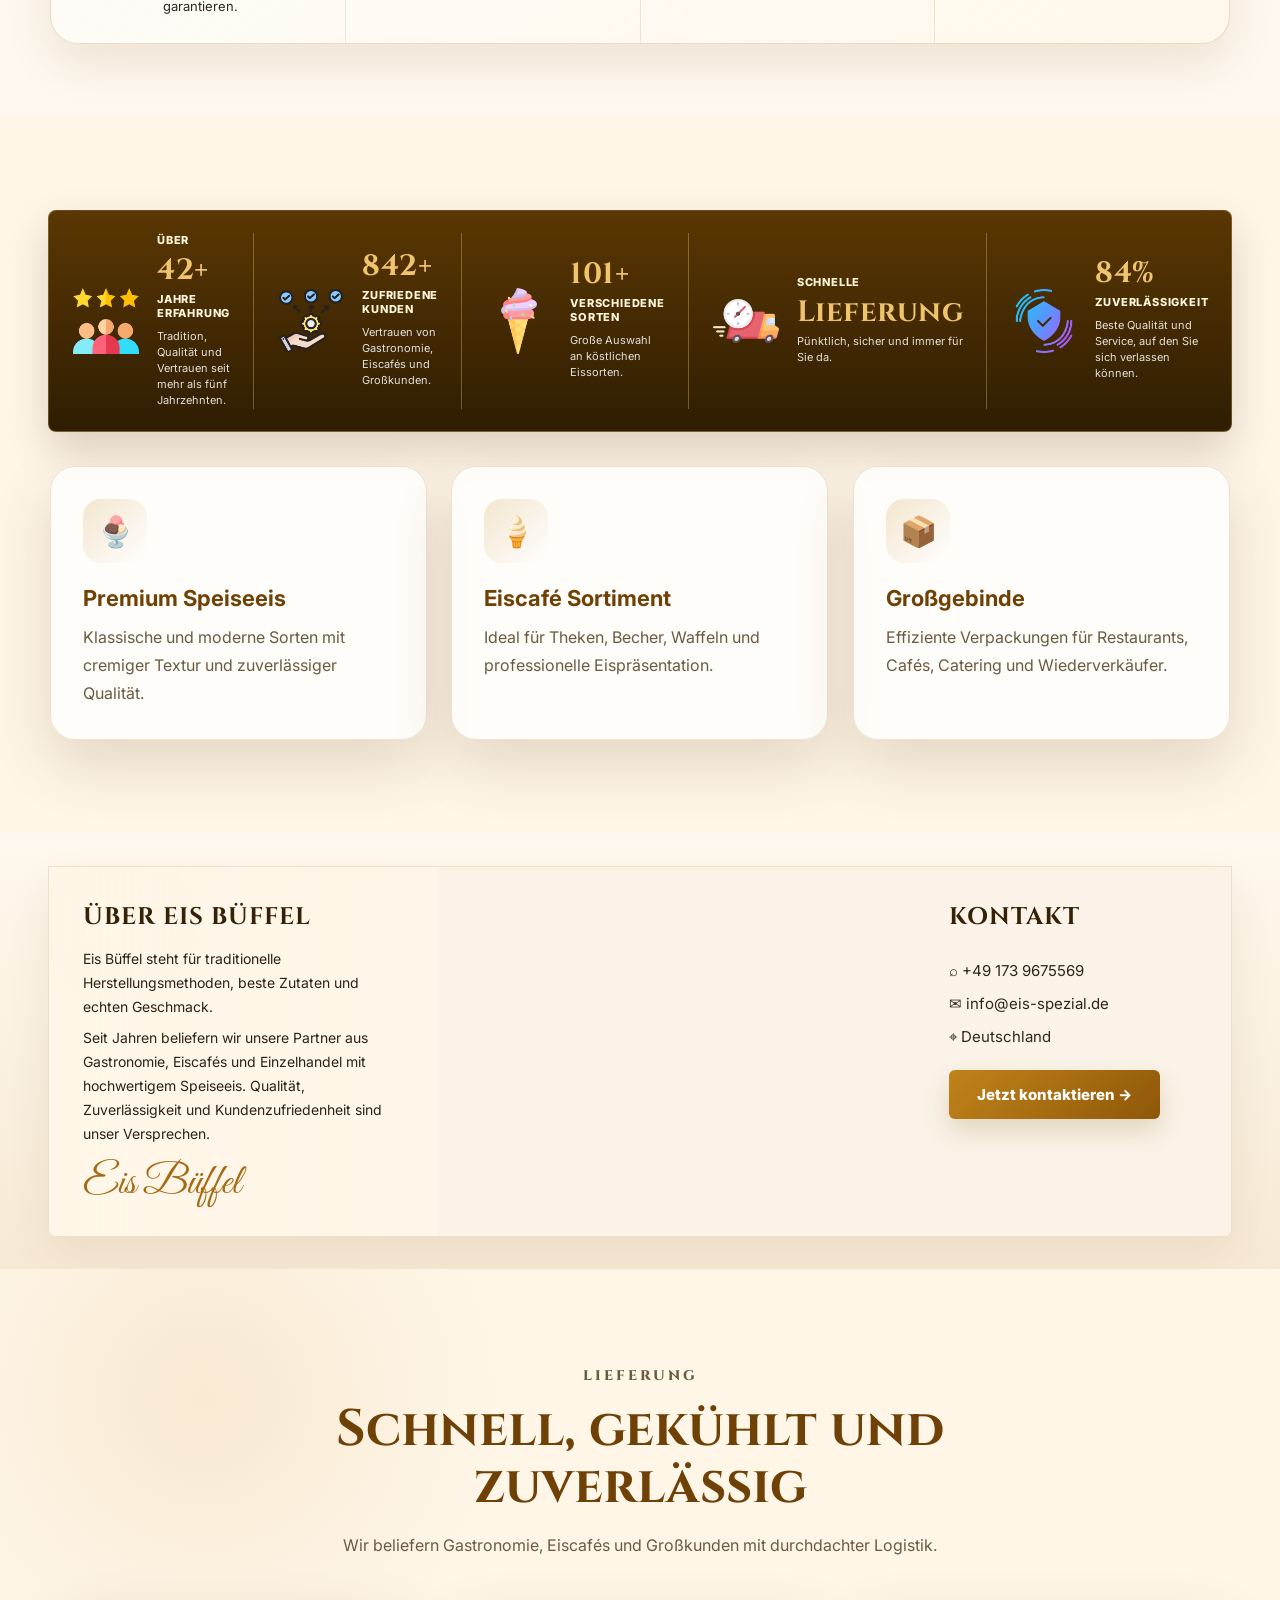
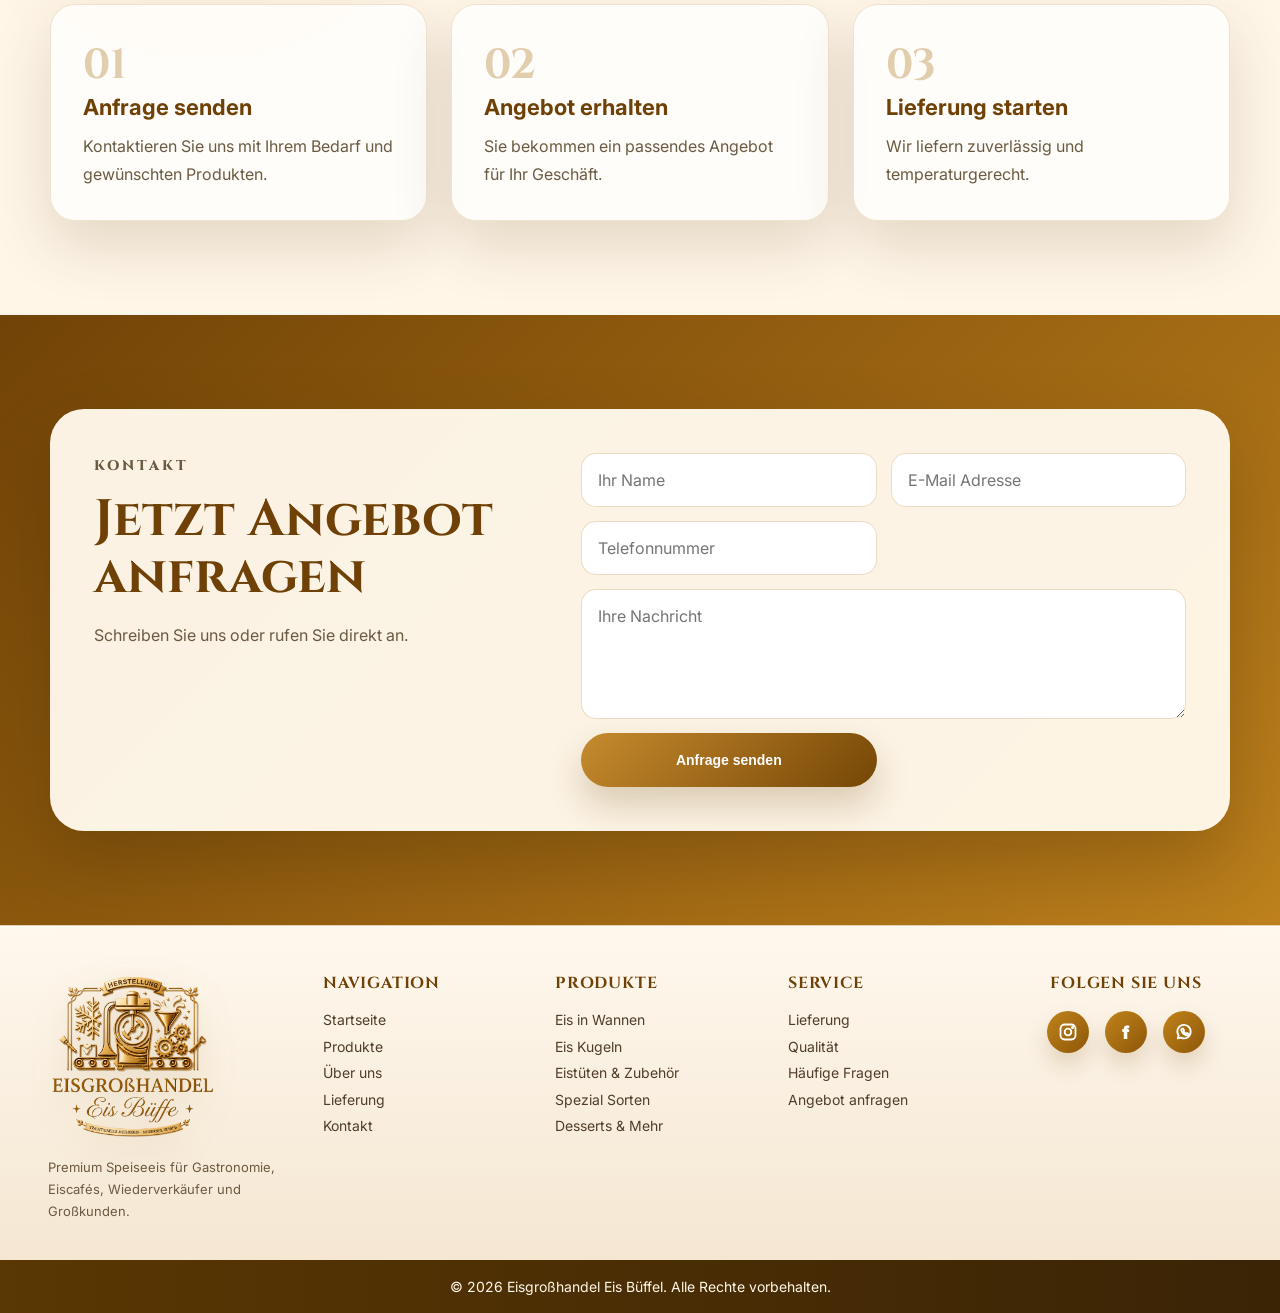
<file: index (13).html>
<!DOCTYPE html>
<html lang="de">
<head>
  <meta charset="UTF-8" />
  <meta name="viewport" content="width=device-width, initial-scale=1.0" />
  <title>Eis Büffel</title>
  <meta name="description" content="Premium Eisgroßhandel für Gastronomie, Eiscafés und Großkunden." />
  <style>
    @import url('https://fonts.googleapis.com/css2?family=Cinzel:wght@400;500;600;700&family=Great+Vibes&family=Inter:wght@400;500;600;700;800&display=swap');

    :root {
      --gold: #a66a13;
      --gold-2: #d39a38;
      --gold-3: #f0c46d;
      --gold-dark: #6f4106;
      --cream: #fff6e8;
      --cream-2: #f7ead4;
      --brown: #352105;
      --muted: #6b5a42;
      --white: #ffffff;
      --shadow: 0 24px 60px rgba(80, 48, 6, .16);
    }

    * { box-sizing: border-box; margin: 0; padding: 0; }
    html { scroll-behavior: smooth; }
    body {
      width: 100%;
      max-width: 100%;
      background: var(--cream);
      color: var(--brown);
      font-family: Inter, Arial, sans-serif;
      overflow-x: hidden;
    }
    a { color: inherit; text-decoration: none; }
    img { max-width: 100%; display: block; }
    html, body { max-width: 100%; overflow-x: hidden; }

    .topbar {
      min-height: 34px;
      background: linear-gradient(90deg, #8e5709, #c0831a);
      color: #fff;
      padding: 0 48px;
      display: flex;
      justify-content: space-between;
      align-items: center;
      gap: 18px;
      font-size: 13px;
    }
    .topbar__left, .topbar__right { display: flex; gap: 28px; align-items: center; flex-wrap: wrap; }
    .topbar__left span {
      display: inline-flex;
      align-items: center;
      gap: 7px;
      white-space: nowrap;
    }
    .topbar__emoji {
      width: 18px;
      height: 18px;
      object-fit: contain;
      flex: 0 0 auto;
    }

    .navbar {
      height: 92px;
      background: rgba(255, 246, 232, .94);
      backdrop-filter: blur(10px);
      display: grid;
      grid-template-columns: 220px 1fr 190px;
      align-items: center;
      padding: 0 48px;
      position: sticky;
      top: 0;
      z-index: 50;
      box-shadow: 0 1px 0 rgba(166, 106, 19, .12);
    }
    .logo { display: inline-flex; align-items: center; width: fit-content; user-select: none; }
    .logo img { width: 150px; height: auto; -webkit-user-drag: none; }

    .nav-links { display: flex; justify-content: center; gap: 34px; font-size: 14px; font-weight: 700; }
    .nav-links a { position: relative; padding: 10px 0; }
    .nav-links a::after {
      content: "";
      width: 0;
      height: 2px;
      background: var(--gold);
      position: absolute;
      left: 0;
      bottom: 0;
      transition: .25s;
    }
    .nav-links a:hover::after, .nav-links a.active::after { width: 100%; }

    .menu-toggle { display: none; background: none; border: 0; font-size: 28px; color: var(--gold-dark); cursor: pointer; }
    .nav-btn, .btn {
      display: inline-flex;
      align-items: center;
      justify-content: center;
      border-radius: 999px;
      font-weight: 800;
      transition: .25s;
      white-space: nowrap;
    }
    .nav-btn {
      background: linear-gradient(135deg, var(--gold-2), var(--gold-dark));
      color: #fff;
      padding: 14px 23px;
      font-size: 13px;
      box-shadow: 0 14px 28px rgba(114, 70, 7, .24);
    }
    .btn {
      border: 1px solid transparent;
      padding: 15px 25px;
      font-size: 14px;
      min-height: 54px;
    }
    .btn--primary { color: #fff; background: linear-gradient(135deg, #c68b2e, #754606); box-shadow: 0 18px 34px rgba(98, 58, 6, .22); }
    .btn--secondary { background: rgba(255,255,255,.82); border-color: rgba(166,106,19,.30); color: var(--brown); }
    .btn:hover, .nav-btn:hover { transform: translateY(-3px); }

    .nav-btn__icon-img {
      width: 18px;
      height: 18px;
      margin-left: 8px;
      object-fit: contain;
      flex: 0 0 auto;
    }
    .btn__icon-img { width: 22px; height: 22px; margin-left: 10px; object-fit: contain; }

    .hero {
      min-height: calc(100vh - 126px);
      position: relative;
      isolation: isolate;
      display: flex;
      align-items: center;
      padding: 54px 48px 74px;
      background:
        linear-gradient(90deg, rgba(255,246,232,.84) 0%, rgba(255,246,232,.42) 43%, rgba(255,246,232,.02) 100%),
        url("assets/hero-bg.png") center right / cover no-repeat;
      overflow: hidden;
    }
    .hero::before {
      content: "";
      position: absolute;
      inset: 0;
      background:
        radial-gradient(circle at 82% 55%, rgba(198,145,53,.14), transparent 31%),
        radial-gradient(circle at 16% 18%, rgba(198,145,53,.10), transparent 24%);
      z-index: -1;
    }
    .hero__content { width: 50%; max-width: 690px; z-index: 3; }
    .eyebrow {
      color: var(--gold);
      text-transform: uppercase;
      letter-spacing: 3px;
      font-family: Cinzel, serif;
      font-size: 14px;
      font-weight: 800;
      margin-bottom: 14px;
    }
    .hero h1 {
      font-family: Cinzel, serif;
      text-transform: uppercase;
      color: var(--gold-dark);
      font-size: clamp(46px, 6vw, 88px);
      line-height: .96;
      font-weight: 600;
      letter-spacing: 1px;
      margin-bottom: 22px;
    }
    .brand-line {
      display: flex;
      align-items: center;
      gap: 13px;
      margin-top: 8px;
      text-transform: none;
      font-family: "Great Vibes", cursive;
      color: var(--gold);
      font-size: .82em;
      font-weight: 400;
      letter-spacing: 0;
    }
    .brand-line img {
      width: .58em;
      height: .58em;
      object-fit: contain;
      filter: drop-shadow(0 6px 8px rgba(111,65,6,.18));
    }
    .hero__subtitle {
      font-family: Cinzel, serif;
      color: var(--gold-dark);
      font-weight: 800;
      letter-spacing: 1.3px;
      text-transform: uppercase;
      margin-bottom: 20px;
    }
    .hero__text { max-width: 570px; color: #4f3d29; line-height: 1.85; margin-bottom: 30px; font-size: 15px; }
    .hero__actions { display: flex; gap: 14px; flex-wrap: wrap; margin-bottom: 28px; }

    .experience {
      width: min(410px, 100%);
      display: grid;
      grid-template-columns: 120px 1fr;
      gap: 18px;
      background: rgba(255,255,255,.73);
      border: 1px solid rgba(166,106,19,.20);
      border-radius: 18px;
      padding: 16px;
      box-shadow: var(--shadow);
    }
    .experience__image {
      display: grid;
      place-items: center;
      border-right: 1px solid rgba(166,106,19,.24);
      padding-right: 14px;
    }
    .experience__image img { width: 86px; height: 86px; object-fit: contain; }
    .experience p { font-size: 13px; line-height: 1.65; color: #4c3820; align-self: center; }

    .quality-taste {
      padding: 58px 48px 72px;
      background:
        radial-gradient(circle at 18% 20%, rgba(198,145,53,.10), transparent 26%),
        radial-gradient(circle at 86% 42%, rgba(198,145,53,.08), transparent 28%),
        #fff8ee;
    }
    .quality-taste__head {
      max-width: 940px;
      margin: 0 auto 22px;
      text-align: center;
    }
    .quality-taste__head h2 {
      font-family: Cinzel, serif;
      color: var(--brown);
      font-size: clamp(28px, 3.2vw, 42px);
      line-height: 1.08;
      margin-bottom: 10px;
      letter-spacing: .8px;
    }
    .quality-taste__head p {
      color: #1f1a13;
      font-size: 16px;
      line-height: 1.7;
    }
    .taste-cards {
      max-width: 1180px;
      margin: 0 auto 16px;
      display: grid;
      grid-template-columns: repeat(2, 1fr);
      gap: 30px;
    }
    .taste-card {
      overflow: hidden;
      display: grid;
      grid-template-columns: 1.12fr .88fr;
      min-height: 190px;
      background: linear-gradient(145deg, rgba(255,255,255,.82), rgba(255,246,232,.58));
      border: 1px solid rgba(166,106,19,.22);
      border-radius: 28px;
      box-shadow: 0 20px 48px rgba(80,48,6,.10);
      transition: transform .25s ease, box-shadow .25s ease, border-color .25s ease;
    }
    .taste-card:hover {
      transform: translateY(-5px);
      border-color: rgba(166,106,19,.36);
      box-shadow: 0 26px 58px rgba(80,48,6,.14);
    }
    .taste-card__image {
      overflow: hidden;
      border-radius: 26px 0 0 26px;
    }
    .taste-card__image img {
      width: 100%;
      height: 100%;
      min-height: 190px;
      object-fit: cover;
      transition: transform .35s ease;
    }
    .taste-card:hover .taste-card__image img { transform: scale(1.04); }
    .taste-card__content {
      position: relative;
      padding: 28px 60px 26px 26px;
      border-radius: 0 26px 26px 0;
    }
    .taste-card__content h3 {
      font-family: Cinzel, serif;
      color: var(--gold-dark);
      font-size: 26px;
      line-height: 1.12;
      margin-bottom: 14px;
    }
    .taste-card__content p {
      color: #2f261b;
      font-size: 15px;
      line-height: 1.55;
    }
    .taste-card__icon {
      position: absolute;
      top: 22px;
      right: 24px;
      width: 40px;
      height: 40px;
      object-fit: contain;
    }
    .quality-features {
      max-width: 1180px;
      margin: auto;
      display: grid;
      grid-template-columns: repeat(4, 1fr);
      background: linear-gradient(145deg, rgba(255,255,255,.74), rgba(255,246,232,.50));
      border: 1px solid rgba(166,106,19,.22);
      border-radius: 28px;
      box-shadow: 0 20px 48px rgba(80,48,6,.10);
      overflow: hidden;
    }
    .quality-feature {
      display: grid;
      grid-template-columns: 72px 1fr;
      gap: 16px;
      padding: 26px 24px;
      border-right: 1px solid rgba(166,106,19,.16);
      align-items: start;
      transition: background .25s ease, transform .25s ease;
    }
    .quality-feature:hover {
      background: rgba(255,255,255,.48);
      transform: translateY(-3px);
    }
    .quality-feature:last-child { border-right: 0; }
    .quality-feature__icon {
      width: 50px;
      height: 50px;
      object-fit: contain;
      display: block;
    }
    .quality-feature h3 {
      color: var(--brown);
      font-size: 16px;
      margin-bottom: 9px;
    }
    .quality-feature p {
      color: #2f261b;
      font-size: 13px;
      line-height: 1.65;
    }


    .section { padding: 94px 48px; }
    .section-head { max-width: 760px; margin: 0 auto 44px; text-align: center; }
    .section h2 { font-family: Cinzel, serif; color: var(--gold-dark); font-size: clamp(34px, 4vw, 52px); line-height: 1.1; margin-bottom: 16px; }
    .section-head p, .about__content p, .delivery p, .contact p { color: var(--muted); line-height: 1.8; }

    .cards, .steps {
      max-width: 1180px;
      margin: auto;
      display: grid;
      grid-template-columns: repeat(3, 1fr);
      gap: 24px;
    }
    .card, .step {
      background: rgba(255,255,255,.74);
      border: 1px solid rgba(166,106,19,.18);
      border-radius: 25px;
      padding: 32px;
      box-shadow: var(--shadow);
      transition: .25s;
    }
    .card:hover, .step:hover { transform: translateY(-6px); }
    .card__icon {
      width: 64px;
      height: 64px;
      border-radius: 18px;
      background: linear-gradient(135deg, rgba(198,145,53,.22), rgba(255,255,255,.72));
      display: grid;
      place-items: center;
      font-size: 30px;
      margin-bottom: 22px;
    }
    .card h3, .step h3 { color: var(--gold-dark); font-size: 22px; margin-bottom: 12px; }
    .card p, .step p { color: var(--muted); line-height: 1.75; }

    .stats-strip {
      max-width: 1280px;
      margin: 0 auto 34px;
      background: linear-gradient(180deg, #5a3703 0%, #2f1d02 100%);
      border-radius: 8px;
      display: grid;
      grid-template-columns: repeat(5, 1fr);
      color: #fff8e8;
      box-shadow: 0 18px 42px rgba(53, 33, 5, .18);
      overflow: hidden;
      border: 1px solid rgba(240,196,109,.28);
    }
    .stat-item {
      min-height: 138px;
      display: grid;
      grid-template-columns: 70px 1fr;
      align-items: center;
      gap: 14px;
      padding: 22px 24px;
      position: relative;
    }
    .stat-item:not(:last-child)::after {
      content: "";
      position: absolute;
      right: 0;
      top: 22px;
      bottom: 22px;
      width: 1px;
      background: rgba(240,196,109,.36);
    }
    .stat-icon {
      width: 66px;
      height: 66px;
      object-fit: contain;
      opacity: 1;
      filter: none;
    }
    .stat-content strong {
      display: block;
      font-family: Cinzel, serif;
      color: var(--gold-3);
      font-size: clamp(26px, 2.3vw, 38px);
      line-height: .98;
      margin-bottom: 7px;
      letter-spacing: .5px;
      white-space: nowrap;
    }
    .stat-content span {
      display: block;
      font-size: 11px;
      font-weight: 800;
      letter-spacing: .8px;
      text-transform: uppercase;
      color: #fff6dc;
      margin-bottom: 9px;
    }
    .stat-content p {
      font-size: 11px;
      line-height: 1.45;
      color: rgba(255,255,255,.86);
    }


    .about {
      background: linear-gradient(180deg, #fff8ee, #f7ead4);
      display: grid;
      grid-template-columns: 1fr 1fr;
      gap: 54px;
      align-items: center;
    }
    .about__image img { border-radius: 34px; box-shadow: var(--shadow); min-height: 420px; object-fit: cover; }
    .about__content { max-width: 630px; }
    .about__content ul { list-style: none; margin-top: 22px; }
    .about__content li { padding: 12px 0 12px 34px; position: relative; color: #4c3820; }
    .about__content li::before { content: "✓"; position: absolute; left: 0; color: var(--gold); font-weight: 900; }

    .about-banner-wrap {
      padding: 32px 48px;
      background: linear-gradient(180deg, #fff8ee, #f7ead4);
    }
    .about-banner {
      max-width: 1280px;
      margin: 0 auto;
      min-height: 245px;
      display: grid;
      grid-template-columns: 1.1fr 1.35fr .9fr;
      overflow: hidden;
      border-radius: 0 0 8px 8px;
      background: #fbf3e8;
      border: 1px solid rgba(166,106,19,.14);
      box-shadow: 0 18px 44px rgba(80,48,6,.08);
    }
    .about-banner__text {
      padding: 34px 34px 26px;
      background:
        linear-gradient(90deg, rgba(255,246,232,.97), rgba(255,246,232,.78)),
        radial-gradient(circle at 10% 15%, rgba(166,106,19,.10), transparent 28%);
    }
    .about-banner__text h2,
    .about-banner__contact h3 {
      font-family: Cinzel, serif;
      color: var(--brown);
      font-size: 24px;
      letter-spacing: 1px;
      margin-bottom: 14px;
      text-transform: uppercase;
    }
    .about-banner__text p {
      max-width: 430px;
      color: #2c2117;
      font-size: 14px;
      line-height: 1.7;
      margin-bottom: 8px;
    }
    .about-signature {
      font-family: "Great Vibes", cursive;
      color: var(--gold);
      font-size: 42px;
      margin-top: 12px;
    }
    .about-banner__image {
      /* ضع رابط الصورة الخارجية هنا */
      background-image: url("https://images.unsplash.com/photo-1567206563064-6f60f40a2b57?auto=format&fit=crop&w=1200&q=80");
      background-size: cover;
      background-position: center;
      min-height: 245px;
    }
    .about-banner__contact {
      padding: 34px 36px;
      background: #fbf3e8;
      display: flex;
      flex-direction: column;
      gap: 14px;
    }
    .about-banner__contact a,
    .about-banner__contact span {
      color: #2f261b;
      font-size: 15px;
    }
    .about-banner__btn {
      margin-top: 10px;
      width: fit-content;
      background: linear-gradient(135deg, #c0831a, #8e5709);
      color: #fff !important;
      padding: 15px 28px;
      border-radius: 6px;
      font-weight: 800;
      box-shadow: 0 12px 26px rgba(114,70,7,.18);
    }

    .delivery { background: radial-gradient(circle at 16% 20%, rgba(198,145,53,.12), transparent 25%), var(--cream); }
    .step span { font-family: Cinzel, serif; font-size: 42px; color: rgba(166,106,19,.33); font-weight: 700; }

    .delivery .step {
      opacity: .9;
      transform: translateY(18px) scale(.99);
      transition: opacity .55s ease, transform .55s ease;
    }
    .delivery .step.show {
      opacity: 1;
      transform: translateY(0) scale(1);
    }
    .delivery .step:nth-child(1) { transition-delay: .04s; }
    .delivery .step:nth-child(2) { transition-delay: .22s; }
    .delivery .step:nth-child(3) { transition-delay: .40s; }



    /* Soft page opening and light gradual section reveal */
    body {
      opacity: .96;
      transform: translateY(4px);
      transition: opacity .38s ease, transform .38s ease;
    }
    body.page-loaded {
      opacity: 1;
      transform: translateY(0);
    }
    .reveal-on-scroll {
      opacity: .92;
      transform: translateY(14px);
      transition: opacity .55s ease, transform .55s ease;
      will-change: opacity, transform;
    }
    .reveal-on-scroll.reveal-visible {
      opacity: 1;
      transform: translateY(0);
    }
    .reveal-delay-1 { transition-delay: .04s; }
    .reveal-delay-2 { transition-delay: .08s; }
    .reveal-delay-3 { transition-delay: .12s; }
    .reveal-delay-4 { transition-delay: .16s; }
    .reveal-delay-5 { transition-delay: .20s; }

    @media (prefers-reduced-motion: reduce) {
      html { scroll-behavior: auto; }
      body,
      .reveal-on-scroll,
      .delivery .step {
        opacity: 1 !important;
        transform: none !important;
        transition: none !important;
      }
    }

    .contact { background: linear-gradient(135deg, #714306, #bd801c); }
    .contact__box {
      max-width: 1180px;
      margin: auto;
      background: rgba(255,248,236,.97);
      border-radius: 34px;
      padding: 44px;
      display: grid;
      grid-template-columns: .85fr 1.15fr;
      gap: 40px;
      box-shadow: 0 34px 70px rgba(51,31,4,.25);
    }
    .contact-form { display: grid; grid-template-columns: 1fr 1fr; gap: 14px; }
    .contact-form input, .contact-form textarea {
      width: 100%;
      border: 1px solid rgba(166,106,19,.24);
      background: #fff;
      border-radius: 15px;
      padding: 16px;
      font: inherit;
      outline: none;
    }
    .contact-form input:focus, .contact-form textarea:focus { border-color: rgba(166,106,19,.58); box-shadow: 0 0 0 4px rgba(198,145,53,.12); }
    .contact-form textarea { grid-column: 1 / -1; min-height: 130px; resize: vertical; }
    .contact-form button { border: none; cursor: pointer; }
    .footer {
      background: linear-gradient(180deg, #fff8ee 0%, #f3e4cd 100%);
      color: var(--brown);
      border-top: 1px solid rgba(166,106,19,.16);
      box-shadow: inset 0 1px 0 rgba(255,255,255,.65);
    }
    .footer__inner {
      max-width: 1280px;
      margin: 0 auto;
      padding: 46px 48px 38px;
      display: grid;
      grid-template-columns: 1.1fr .9fr .9fr .9fr 1fr;
      gap: 42px;
      align-items: start;
    }
    .footer__brand {
      display: flex;
      flex-direction: column;
      align-items: flex-start;
      gap: 14px;
    }
    .footer__logo {
      width: 170px;
      height: auto;
      filter: drop-shadow(0 10px 18px rgba(111,65,6,.12));
    }
    .footer__text {
      max-width: 260px;
      color: #6b5a42;
      font-size: 13px;
      line-height: 1.7;
    }
    .footer__col h3,
    .footer__social h3 {
      font-family: Cinzel, serif;
      color: var(--gold-dark);
      font-size: 16px;
      letter-spacing: .8px;
      text-transform: uppercase;
      margin-bottom: 13px;
    }
    .footer__col a {
      display: block;
      width: fit-content;
      color: #4f3d29;
      font-size: 14px;
      line-height: 1.9;
      transition: .25s;
    }
    .footer__col a:hover {
      color: var(--gold);
      transform: translateX(4px);
    }
    .footer__social {
      display: flex;
      flex-direction: column;
      align-items: center;
      text-align: center;
    }
    .footer__icons {
      display: flex;
      align-items: center;
      justify-content: center;
      gap: 16px;
      margin-top: 4px;
    }
    .footer__icon {
      width: 42px;
      height: 42px;
      border-radius: 50%;
      display: inline-flex;
      align-items: center;
      justify-content: center;
      background: linear-gradient(135deg, #c0831a, #8e5709);
      color: #fff;
      font-weight: 900;
      font-size: 18px;
      box-shadow: 0 12px 22px rgba(114,70,7,.18);
      transition: .25s;
    }
    .footer__icon svg {
      width: 20px;
      height: 20px;
      fill: none;
      stroke: currentColor;
      stroke-width: 2.2;
      stroke-linecap: round;
      stroke-linejoin: round;
    }
    .footer__icon:hover {
      transform: translateY(-4px);
      box-shadow: 0 16px 28px rgba(114,70,7,.25);
    }
    .footer__bottom {
      padding: 18px 24px;
      text-align: center;
      color: #fff8e8;
      background: linear-gradient(90deg, #5a3703, #3a2406);
      font-size: 14px;
    }

    @media (max-width: 1050px) {
      .topbar { display: none; }
      .navbar { grid-template-columns: 160px 1fr 54px; height: 80px; padding: 0 22px; }
      .logo img { width: 118px; }
      .menu-toggle { display: block; justify-self: end; }
      .nav-btn { display: none; }
      .nav-links {
        position: absolute;
        top: 80px;
        left: 22px;
        right: 22px;
        display: none;
        flex-direction: column;
        gap: 4px;
        background: #fff7eb;
        border: 1px solid rgba(166,106,19,.20);
        border-radius: 20px;
        padding: 18px;
        box-shadow: var(--shadow);
      }
      .nav-links.open { display: flex; }
      .hero { min-height: auto; padding: 78px 24px; background-position: center; }
      .hero__content { width: 100%; max-width: 690px; }
      .cards, .steps, .about, .contact__box, .taste-cards, .quality-features, .stats-strip { grid-template-columns: 1fr; }
      .footer__inner { grid-template-columns: repeat(2, 1fr); gap: 30px; padding: 42px 24px; }
      .footer__social { align-items: flex-start; text-align: left; }
      .footer__icons { justify-content: flex-start; }
      .quality-taste { padding: 58px 24px 66px; }
      .taste-card { grid-template-columns: 1fr; border-radius: 26px; }
      .taste-card__image { border-radius: 24px 24px 0 0; }
      .taste-card__content { border-radius: 0 0 24px 24px; }
      .stat-item:not(:last-child)::after { top: auto; left: 24px; right: 24px; bottom: 0; width: auto; height: 1px; }
      .quality-feature { border-right: 0; border-bottom: 1px solid rgba(166,106,19,.18); }
      .quality-feature:last-child { border-bottom: 0; }
      .section { padding: 72px 24px; }
      .about-banner-wrap { padding: 28px 24px; }
      .about-banner { grid-template-columns: 1fr; }
      .about-banner__image { min-height: 260px; }
    }

    @media (max-width: 620px) {
      .hero { padding: 64px 20px; }
      .hero h1 { font-size: 42px; }
      .brand-line { gap: 8px; }
      .experience { grid-template-columns: 1fr; }
      .experience__image { border-right: none; border-bottom: 1px solid rgba(166,106,19,.24); padding: 0 0 12px; }
      .contact-form { grid-template-columns: 1fr; }
      .contact__box { padding: 28px; }
      .about-banner-wrap { padding: 24px 16px; }
      .about-banner__text, .about-banner__contact { padding: 26px 22px; }
      .about-banner__text h2, .about-banner__contact h3 { font-size: 21px; }
      .about-signature { font-size: 36px; }
      .taste-card__content { padding: 24px 54px 24px 22px; }
      .quality-feature { grid-template-columns: 56px 1fr; padding: 22px 18px; }
      .stat-item { grid-template-columns: 58px 1fr; min-height: 118px; padding: 18px; }
      .stat-icon { width: 54px; height: 54px; }
      .quality-feature__icon { width: 42px; height: 42px; }
      .footer__inner { grid-template-columns: 1fr; gap: 26px; padding: 38px 22px; }
      .footer__logo { width: 145px; }
      .footer__social { align-items: flex-start; text-align: left; }
      .footer__bottom { font-size: 13px; }
    }


    /* Improved mobile hero: keep the ice image visible, readable, and not horizontally scaled */
    @media (max-width: 768px) {
      body { min-width: 0; }

      .topbar { display: none; }

      .navbar {
        grid-template-columns: 140px 1fr 46px;
        height: 78px;
        padding: 0 18px;
      }

      .logo img { width: 116px; }
      .menu-toggle { display: block; justify-self: end; }
      .nav-btn { display: none; }

      .nav-links {
        position: absolute;
        top: 78px;
        left: 16px;
        right: 16px;
        display: none;
        flex-direction: column;
        gap: 6px;
        background: #fff7eb;
        border: 1px solid rgba(166,106,19,.20);
        border-radius: 20px;
        padding: 18px;
        box-shadow: var(--shadow);
      }

      .nav-links.open { display: flex; }

      .hero {
        min-height: auto;
        padding: 32px 20px 44px;
        align-items: flex-start;
        background:
          linear-gradient(180deg, rgba(255,246,232,.04) 0%, rgba(255,246,232,.20) 45%, rgba(255,246,232,.94) 72%, #fff6e8 100%),
          url("assets/hero-bg.png") center top / 100% auto no-repeat;
      }

      .hero::before {
        background:
          radial-gradient(circle at 50% 15%, rgba(198,145,53,.16), transparent 38%),
          radial-gradient(circle at 18% 82%, rgba(198,145,53,.12), transparent 34%);
      }

      .hero__content {
        width: 100%;
        max-width: 560px;
        margin: 0 auto;
        padding-top: clamp(220px, 62vw, 340px);
      }

      .eyebrow {
        font-size: 12px;
        letter-spacing: 2.2px;
        margin-bottom: 10px;
      }

      .hero h1 {
        font-size: clamp(42px, 15vw, 64px);
        line-height: .95;
        margin-bottom: 16px;
      }

      .brand-line {
        justify-content: flex-start;
        gap: 9px;
      }

      .hero__subtitle {
        font-size: 13px;
        line-height: 1.45;
        margin-bottom: 12px;
      }

      .hero__text {
        max-width: 100%;
        font-size: 14px;
        line-height: 1.7;
        margin-bottom: 20px;
      }

      .hero__actions {
        gap: 10px;
        margin-bottom: 18px;
      }

      .hero__actions .btn {
        width: 100%;
        min-height: 50px;
        padding: 13px 18px;
      }

      .experience {
        grid-template-columns: 74px 1fr;
        gap: 12px;
        padding: 12px;
        border-radius: 16px;
      }

      .experience__image {
        border-right: 1px solid rgba(166,106,19,.24);
        border-bottom: 0;
        padding: 0 10px 0 0;
      }

      .experience__image img { width: 58px; height: 58px; }
      .experience p { font-size: 12px; line-height: 1.55; }
    }

    @media (max-width: 420px) {
      .hero {
        padding-left: 16px;
        padding-right: 16px;
        background-size: 100% auto;
        background-position: center top;
      }

      .hero__content { padding-top: clamp(205px, 66vw, 285px); }
      .hero h1 { font-size: clamp(39px, 16vw, 58px); }
      .brand-line img { width: .52em; height: .52em; }
    }

  </style>
</head>
<body>
  <header class="site-header">
    <div class="topbar">
      <div class="topbar__left">
        <span><img class="topbar__emoji" src="assets/delivery.png" alt="" /> Schnelle Lieferung</span>
        <span><img class="topbar__emoji" src="assets/quality.png" alt="" /> Beste Qualität</span>
        <span><img class="topbar__emoji" src="assets/service.png" alt="" /> Zuverlässiger Service</span>
      </div>
      <div class="topbar__right">
        <a href="tel:+491739675569">☎ +49 173 9675569</a>
        <a href="mailto:info@eis-spezial.de">✉ info@eis-spezial.de</a>
      </div>
    </div>

    <nav class="navbar">
      <div class="logo" aria-label="Eisgroßhandel Eis Büffel Logo">
        <img src="assets/logo.png" alt="Eisgroßhandel Eis Büffel Logo" draggable="false" />
      </div>

      <button class="menu-toggle" type="button" aria-label="Menü öffnen">☰</button>

      <div class="nav-links">
        <a href="#home" class="active">Startseite</a>
        <a href="#produkte">Produkte</a>
        <a href="#about">Über uns</a>
        <a href="#lieferung">Lieferung</a>
        <a href="#kontakt">Kontakt</a>
      </div>

      <a href="#kontakt" class="nav-btn">Angebot anfragen <img class="nav-btn__icon-img" src="assets/anfrage.png" alt="" /></a>
    </nav>
  </header>

  <main>
    <section id="home" class="hero">
      <div class="hero__content">
        <p class="eyebrow">Premium Eis</p>

        <h1>
          <span class="brand-line">
            <img src="assets/eis-left.png" alt="" />
            Eis Büffel
            <img src="assets/eis-right.png" alt="" />
          </span>
        </h1>

        <p class="hero__subtitle">Traditionelle Methoden – Moderner Genuss</p>

        <p class="hero__text">
          Hochwertiges Speiseeis für Gastronomie, Eiscafés, Wiederverkäufer
          und Großkunden. Beste Qualität, große Auswahl und zuverlässiger
          Service – das ist Eis Büffel.
        </p>

        <div class="hero__actions">
          <a href="#produkte" class="btn btn--primary">
            Zu unseren Produkten
            <img class="btn__icon-img" src="assets/product-arrow.png" alt="" />
          </a>
          <a href="#about" class="btn btn--secondary">Mehr über uns</a>
        </div>

        <div class="experience">
          <div class="experience__image">
            <img src="assets/50.png" alt="Über 50 Jahre Erfahrung" />
          </div>
          <p>
            Über fünf Jahrzehnte Erfahrung in Herstellung und Vertrieb von
            hochwertigem Speiseeis und Großkunden-Service.
          </p>
        </div>
      </div>
    </section>

    <section class="quality-taste" aria-label="Qualität und Geschmack">
      <div class="quality-taste__head">
        <h2>Qualität &amp; Geschmack</h2>
        <p>Sie möchten wissen, warum Eis Büffel Speiseeis so angenehm cremig ist und so einmalig lecker schmeckt?</p>
      </div>

      <div class="taste-cards">
        <article class="taste-card">
          <div class="taste-card__image">
            <img src="assets/fruchteis.png" alt="eisBüffe Fruchtspeiseeis" />
          </div>
          <div class="taste-card__content">
            <img class="taste-card__icon" src="assets/orange.png" alt="" />
            <h3>Eis Büffel<br />Fruchtspeiseeis</h3>
            <p>Beim Fruchtspeiseeis besteht die Basis aus Wasser und sehr vielen frischen Früchten. Der Anteil an frischen Früchten beträgt 23%.</p>
          </div>
        </article>

        <article class="taste-card">
          <div class="taste-card__image">
            <img src="assets/milchspeiseeis.png" alt="eisBüffe Milchspeiseeis" />
          </div>
          <div class="taste-card__content">
            <img class="taste-card__icon" src="assets/milk.png" alt="" />
            <h3>Eis Büffel<br />Milchspeiseeis</h3>
            <p>Geschmacklich abgerundet wird es durch nahezu unbegrenzte Zutaten u. a. Kakao, Kaffee und Schokolade über Nüsse, Nougat bis hin zu Mandeln und Vanille.</p>
          </div>
        </article>
      </div>

      <div class="quality-features">
        <article class="quality-feature">
          <img class="quality-feature__icon" src="assets/diamond.png" alt="" />
          <div>
            <h3>Premium Qualität</h3>
            <p>Wir verwenden ausschließlich ausgewählte Zutaten und traditionelle Herstellungsmethoden, um höchste Qualität für Gastronomie, Cafés und Großkunden zu garantieren.</p>
          </div>
        </article>
        <article class="quality-feature">
          <img class="quality-feature__icon" src="assets/icecream.png" alt="" />
          <div>
            <h3>Große Auswahl</h3>
            <p>Von klassischen Sorten bis hin zu exklusiven Spezialkreationen – bei Eis Büffel finden Sie für jeden Geschmack das passende Eis.</p>
          </div>
        </article>
        <article class="quality-feature">
          <img class="quality-feature__icon" src="assets/truck.png" alt="" />
          <div>
            <h3>Zuverlässiger Service</h3>
            <p>Schnelle Lieferung, persönliche Beratung und langjährige Erfahrung machen Eis Büffel zu Ihrem starken Partner im Speiseeis-Großhandel.</p>
          </div>
        </article>
        <article class="quality-feature">
          <img class="quality-feature__icon" src="assets/heart.png" alt="" />
          <div>
            <h3>Qualität &amp; Geschmack</h3>
            <p>Unsere Rezepte verbinden traditionelles Handwerk mit modernen Standards – für ein unvergleichlich cremiges und aromatisches Geschmackserlebnis.</p>
          </div>
        </article>
      </div>
    </section>


    <section id="produkte" class="section products">
      <div class="stats-strip" aria-label="Eis Büffel Kennzahlen">
        <div class="stat-item">
          <img class="stat-icon" src="assets/experience.png" alt="" />
          <div class="stat-content">
            <span>Über</span>
            <strong class="counter" data-target="50" data-suffix="+">0</strong>
            <span>Jahre Erfahrung</span>
            <p>Tradition, Qualität und Vertrauen seit mehr als fünf Jahrzehnten.</p>
          </div>
        </div>
        <div class="stat-item">
          <img class="stat-icon" src="assets/service.png" alt="" />
          <div class="stat-content">
            <strong class="counter" data-target="1000" data-suffix="+">0</strong>
            <span>Zufriedene Kunden</span>
            <p>Vertrauen von Gastronomie, Eiscafés und Großkunden.</p>
          </div>
        </div>
        <div class="stat-item">
          <img class="stat-icon" src="assets/icecream.png" alt="" />
          <div class="stat-content">
            <strong class="counter" data-target="120" data-suffix="+">0</strong>
            <span>Verschiedene Sorten</span>
            <p>Große Auswahl an köstlichen Eissorten.</p>
          </div>
        </div>
        <div class="stat-item">
          <img class="stat-icon" src="assets/delivery.png" alt="" />
          <div class="stat-content">
            <span>Schnelle</span>
            <strong>Lieferung</strong>
            <p>Pünktlich, sicher und immer für Sie da.</p>
          </div>
        </div>
        <div class="stat-item">
          <img class="stat-icon" src="assets/quality.png" alt="" />
          <div class="stat-content">
            <strong class="counter" data-target="100" data-suffix="%">0</strong>
            <span>Zuverlässigkeit</span>
            <p>Beste Qualität und Service, auf den Sie sich verlassen können.</p>
          </div>
        </div>
      </div>

      <div class="cards">
        <article class="card">
          <div class="card__icon">🍨</div>
          <h3>Premium Speiseeis</h3>
          <p>Klassische und moderne Sorten mit cremiger Textur und zuverlässiger Qualität.</p>
        </article>
        <article class="card">
          <div class="card__icon">🍦</div>
          <h3>Eiscafé Sortiment</h3>
          <p>Ideal für Theken, Becher, Waffeln und professionelle Eispräsentation.</p>
        </article>
        <article class="card">
          <div class="card__icon">📦</div>
          <h3>Großgebinde</h3>
          <p>Effiziente Verpackungen für Restaurants, Cafés, Catering und Wiederverkäufer.</p>
        </article>
      </div>
    </section>

    <section id="about" class="about-banner-wrap">
      <div class="about-banner">
        <div class="about-banner__text">
          <h2>Über Eis Büffel</h2>
          <p>
            Eis Büffel steht für traditionelle Herstellungsmethoden,
            beste Zutaten und echten Geschmack.
          </p>
          <p>
            Seit Jahren beliefern wir unsere Partner aus Gastronomie,
            Eiscafés und Einzelhandel mit hochwertigem Speiseeis.
            Qualität, Zuverlässigkeit und Kundenzufriedenheit sind
            unser Versprechen.
          </p>
          <div class="about-signature">Eis Büffel</div>
        </div>

        <div class="about-banner__image" aria-label="Eis Büffel Bild"></div>

        <div class="about-banner__contact">
          <h3>Kontakt</h3>
          <a href="tel:+491739675569">⌕ +49 173 9675569</a>
          <a href="mailto:info@eis-spezial.de">✉ info@eis-spezial.de</a>
          <span>⌖ Deutschland</span>
          <a href="#kontakt" class="about-banner__btn">Jetzt kontaktieren →</a>
        </div>
      </div>
    </section>

    <section id="lieferung" class="section delivery">
      <div class="section-head">
        <p class="eyebrow">Lieferung</p>
        <h2>Schnell, gekühlt und zuverlässig</h2>
        <p>Wir beliefern Gastronomie, Eiscafés und Großkunden mit durchdachter Logistik.</p>
      </div>

      <div class="steps">
        <div class="step">
          <span>01</span>
          <h3>Anfrage senden</h3>
          <p>Kontaktieren Sie uns mit Ihrem Bedarf und gewünschten Produkten.</p>
        </div>
        <div class="step">
          <span>02</span>
          <h3>Angebot erhalten</h3>
          <p>Sie bekommen ein passendes Angebot für Ihr Geschäft.</p>
        </div>
        <div class="step">
          <span>03</span>
          <h3>Lieferung starten</h3>
          <p>Wir liefern zuverlässig und temperaturgerecht.</p>
        </div>
      </div>
    </section>

    <section id="kontakt" class="section contact">
      <div class="contact__box">
        <div>
          <p class="eyebrow">Kontakt</p>
          <h2>Jetzt Angebot anfragen</h2>
          <p>Schreiben Sie uns oder rufen Sie direkt an.</p>
        </div>

        <form class="contact-form">
          <input type="text" placeholder="Ihr Name" />
          <input type="email" placeholder="E-Mail Adresse" />
          <input type="tel" placeholder="Telefonnummer" />
          <textarea placeholder="Ihre Nachricht"></textarea>
          <button type="submit" class="btn btn--primary">Anfrage senden</button>
        </form>
      </div>
    </section>
  </main>

  <footer class="footer">
    <div class="footer__inner">
      <div class="footer__brand">
        <img class="footer__logo" src="assets/logo.png" alt="Eisgroßhandel Eis Büffel Logo" />
        <p class="footer__text">Premium Speiseeis für Gastronomie, Eiscafés, Wiederverkäufer und Großkunden.</p>
      </div>

      <div class="footer__col">
        <h3>Navigation</h3>
        <a href="#home">Startseite</a>
        <a href="#produkte">Produkte</a>
        <a href="#about">Über uns</a>
        <a href="#lieferung">Lieferung</a>
        <a href="#kontakt">Kontakt</a>
      </div>

      <div class="footer__col">
        <h3>Produkte</h3>
        <a href="#produkte">Eis in Wannen</a>
        <a href="#produkte">Eis Kugeln</a>
        <a href="#produkte">Eistüten &amp; Zubehör</a>
        <a href="#produkte">Spezial Sorten</a>
        <a href="#produkte">Desserts &amp; Mehr</a>
      </div>

      <div class="footer__col">
        <h3>Service</h3>
        <a href="#lieferung">Lieferung</a>
        <a href="mailto:info@eis-spezial.de">Qualität</a>
        <a href="#kontakt">Häufige Fragen</a>
        <a href="#kontakt">Angebot anfragen</a>
      </div>

      <div class="footer__social">
        <h3>Folgen Sie uns</h3>
        <div class="footer__icons" aria-label="Social Media Links">
          <a class="footer__icon" href="#" aria-label="Instagram">
            <svg viewBox="0 0 24 24" aria-hidden="true"><rect x="3" y="3" width="18" height="18" rx="5"></rect><circle cx="12" cy="12" r="4"></circle><circle cx="17.5" cy="6.5" r=".8"></circle></svg>
          </a>
          <a class="footer__icon" href="#" aria-label="Facebook">f</a>
          <a class="footer__icon" href="https://wa.me/491739675569" aria-label="WhatsApp">
            <svg viewBox="0 0 24 24" aria-hidden="true"><path d="M20 11.7a8 8 0 0 1-11.8 7l-3.7 1 1-3.6A8 8 0 1 1 20 11.7Z"></path><path d="M9.6 8.5c.2-.5.4-.5.7-.5h.5c.2 0 .4.1.5.4l.7 1.6c.1.3.1.5-.1.7l-.4.5c.7 1.3 1.7 2.2 3 2.9l.6-.6c.2-.2.4-.2.7-.1l1.5.7c.3.1.4.3.4.6v.4c0 .3-.1.6-.5.8-.5.2-1.3.4-2.6 0-2.4-.8-4.8-3.1-5.6-5.5-.4-1.1-.2-1.7.1-1.9Z"></path></svg>
          </a>
        </div>
      </div>
    </div>
    <div class="footer__bottom">
      <p>© 2026 Eisgroßhandel Eis Büffel. Alle Rechte vorbehalten.</p>
    </div>
  </footer>

  <script>
    const toggle = document.querySelector(".menu-toggle");
    const nav = document.querySelector(".nav-links");
    toggle.addEventListener("click", () => nav.classList.toggle("open"));

    const counters = document.querySelectorAll(".counter");

    const animateCounter = (counter) => {
      const target = Number(counter.dataset.target || 0);
      const suffix = counter.dataset.suffix || "";
      const duration = 1800;
      const startTime = performance.now();

      const update = (currentTime) => {
        const elapsed = currentTime - startTime;
        const progress = Math.min(elapsed / duration, 1);
        const easedProgress = 1 - Math.pow(1 - progress, 3);
        const value = Math.floor(easedProgress * target);

        counter.textContent = `${value}${suffix}`;

        if (progress < 1) {
          requestAnimationFrame(update);
        } else {
          counter.textContent = `${target}${suffix}`;
        }
      };

      requestAnimationFrame(update);
    };

    const counterObserver = new IntersectionObserver((entries, observer) => {
      entries.forEach((entry) => {
        if (entry.isIntersecting) {
          animateCounter(entry.target);
          observer.unobserve(entry.target);
        }
      });
    }, { threshold: 0.35 });

    counters.forEach((counter) => counterObserver.observe(counter));

    const deliverySteps = document.querySelectorAll(".delivery .step");

    const deliveryObserver = new IntersectionObserver((entries, observer) => {
      entries.forEach((entry) => {
        if (entry.isIntersecting) {
          deliverySteps.forEach((step) => step.classList.add("show"));
          observer.unobserve(entry.target);
        }
      });
    }, { threshold: 0.35 });

    const deliverySection = document.querySelector("#lieferung");
    if (deliverySection) deliveryObserver.observe(deliverySection);

    window.addEventListener("load", () => {
      document.body.classList.add("page-loaded");
    });

    const revealGroups = [
      ".hero__content",
      ".quality-taste__head",
      ".taste-card",
      ".quality-features",
      ".quality-feature",
      ".stats-strip",
      ".products .card",
      ".about-banner__text",
      ".about-banner__image",
      ".about-banner__contact",
      ".delivery .section-head",
      ".contact__box",
      ".footer__brand",
      ".footer__col",
      ".footer__social"
    ];

    const revealItems = document.querySelectorAll(revealGroups.join(","));

    revealItems.forEach((item, index) => {
      item.classList.add("reveal-on-scroll", `reveal-delay-${(index % 5) + 1}`);
    });

    const revealObserver = new IntersectionObserver((entries, observer) => {
      entries.forEach((entry) => {
        if (entry.isIntersecting) {
          entry.target.classList.add("reveal-visible");
          observer.unobserve(entry.target);
        }
      });
    }, {
      threshold: 0.16,
      rootMargin: "0px 0px -70px 0px"
    });

    revealItems.forEach((item) => revealObserver.observe(item));
  </script>
</body>
</html>
</file>
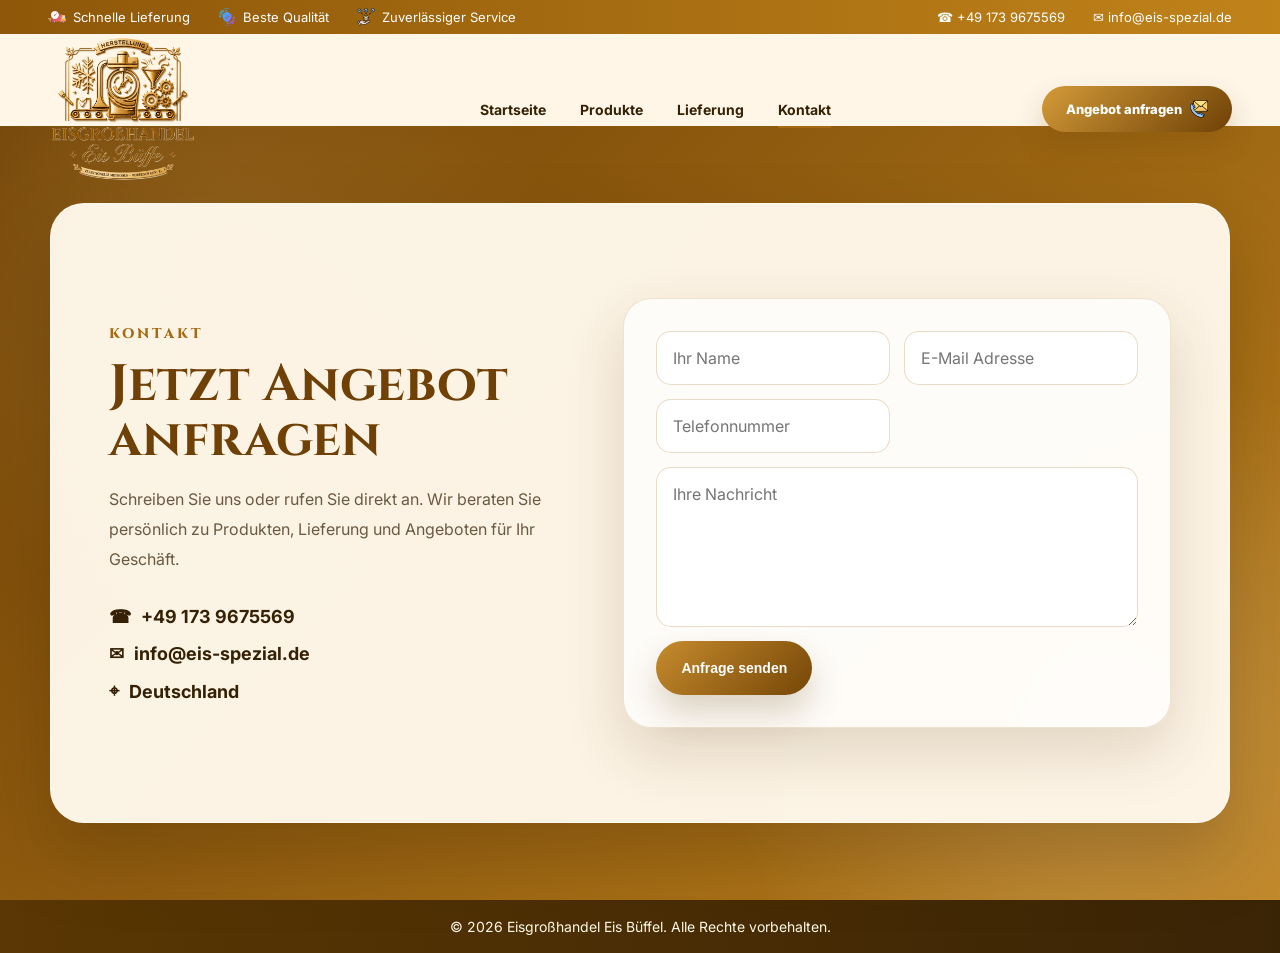
<file: kontakt (2).html>
<!DOCTYPE html>
<html lang="de">
<head>
  <meta charset="UTF-8" />
  <meta name="viewport" content="width=device-width, initial-scale=1.0" />
  <title>Kontakt | Eis Büffel</title>
  <meta name="description" content="Kontaktieren Sie Eis Büffel für Angebote, Lieferung und Beratung." />
  <style>
    @import url('https://fonts.googleapis.com/css2?family=Cinzel:wght@400;500;600;700&family=Inter:wght@400;500;600;700;800&display=swap');

    :root {
      --gold: #a66a13;
      --gold-2: #d39a38;
      --gold-3: #f0c46d;
      --gold-dark: #6f4106;
      --cream: #fff6e8;
      --brown: #352105;
      --muted: #6b5a42;
      --white: #ffffff;
      --shadow: 0 24px 60px rgba(80, 48, 6, .16);
    }

    * { box-sizing: border-box; margin: 0; padding: 0; }
    html { scroll-behavior: smooth; }
    body {
      width: 100%;
      min-height: 100vh;
      background: var(--cream);
      color: var(--brown);
      font-family: Inter, Arial, sans-serif;
      overflow-x: hidden;
    }
    a { color: inherit; text-decoration: none; }
    img { max-width: 100%; display: block; }

    .topbar {
      min-height: 34px;
      background: linear-gradient(90deg, #8e5709, #c0831a);
      color: #fff;
      padding: 0 48px;
      display: flex;
      justify-content: space-between;
      align-items: center;
      gap: 18px;
      font-size: 13px;
    }
    .topbar__left,
    .topbar__right { display: flex; gap: 28px; align-items: center; flex-wrap: wrap; }
    .topbar__left span { display: inline-flex; align-items: center; gap: 7px; white-space: nowrap; }
    .topbar__emoji { width: 18px; height: 18px; object-fit: contain; }

    .navbar {
      height: 92px;
      background: rgba(255, 246, 232, .94);
      backdrop-filter: blur(10px);
      display: grid;
      grid-template-columns: 220px 1fr 190px;
      align-items: center;
      padding: 0 48px;
      position: sticky;
      top: 0;
      z-index: 50;
      box-shadow: 0 1px 0 rgba(166, 106, 19, .12);
    }
    .logo { display: inline-flex; align-items: center; width: fit-content; user-select: none; }
    .logo img { width: 150px; height: auto; }
    .nav-links { display: flex; justify-content: center; gap: 34px; font-size: 14px; font-weight: 700; }
    .nav-links a { position: relative; padding: 10px 0; }
    .nav-links a::after {
      content: "";
      width: 0;
      height: 2px;
      background: var(--gold);
      position: absolute;
      left: 0;
      bottom: 0;
      transition: .25s;
    }
    .nav-links a:hover::after,
    .nav-links a.active::after { width: 100%; }
    .menu-toggle { display: none; background: none; border: 0; font-size: 28px; color: var(--gold-dark); cursor: pointer; }

    .nav-btn,
    .btn {
      display: inline-flex;
      align-items: center;
      justify-content: center;
      border-radius: 999px;
      font-weight: 800;
      transition: .25s;
      white-space: nowrap;
    }
    .nav-btn {
      background: linear-gradient(135deg, var(--gold-2), var(--gold-dark));
      color: #fff;
      padding: 14px 23px;
      font-size: 13px;
      box-shadow: 0 14px 28px rgba(114, 70, 7, .24);
    }
    .btn {
      border: 1px solid transparent;
      padding: 15px 25px;
      font-size: 14px;
      min-height: 54px;
    }
    .btn--primary {
      color: #fff;
      background: linear-gradient(135deg, #c68b2e, #754606);
      box-shadow: 0 18px 34px rgba(98, 58, 6, .22);
    }
    .btn:hover,
    .nav-btn:hover { transform: translateY(-3px); }
    .nav-btn__icon-img { width: 18px; height: 18px; margin-left: 8px; object-fit: contain; }

    .kontakt-page {
      min-height: calc(100vh - 126px);
      display: flex;
      align-items: center;
      justify-content: center;
      padding: 74px 48px;
      background:
        radial-gradient(circle at 16% 18%, rgba(240,196,109,.18), transparent 28%),
        radial-gradient(circle at 86% 78%, rgba(255,248,236,.20), transparent 30%),
        linear-gradient(135deg, #714306, #bd801c);
    }

    .kontakt-card {
      width: min(1180px, 100%);
      min-height: 620px;
      background: rgba(255,248,236,.97);
      border-radius: 34px;
      padding: 58px;
      display: grid;
      grid-template-columns: .92fr 1.08fr;
      gap: 48px;
      align-items: center;
      box-shadow: 0 34px 70px rgba(51,31,4,.25);
      border: 1px solid rgba(255,255,255,.38);
    }

    .eyebrow {
      color: var(--gold);
      text-transform: uppercase;
      letter-spacing: 3px;
      font-family: Cinzel, serif;
      font-size: 14px;
      font-weight: 800;
      margin-bottom: 14px;
    }

    .kontakt-info h1 {
      font-family: Cinzel, serif;
      color: var(--gold-dark);
      font-size: clamp(38px, 4vw, 58px);
      line-height: 1.08;
      margin-bottom: 18px;
    }

    .kontakt-info p:not(.eyebrow) {
      color: var(--muted);
      line-height: 1.85;
      font-size: 16px;
      max-width: 470px;
    }

    .kontakt-details {
      margin-top: 32px;
      display: grid;
      gap: 16px;
      font-size: 18px;
      font-weight: 700;
      color: var(--brown);
    }
    .kontakt-details a,
    .kontakt-details span {
      width: fit-content;
      display: inline-flex;
      align-items: center;
      gap: 10px;
    }

    .kontakt-form {
      display: grid;
      grid-template-columns: 1fr 1fr;
      gap: 14px;
      background: rgba(255,255,255,.74);
      border: 1px solid rgba(166,106,19,.18);
      border-radius: 28px;
      padding: 32px;
      box-shadow: var(--shadow);
    }
    .kontakt-form input,
    .kontakt-form textarea {
      width: 100%;
      border: 1px solid rgba(166,106,19,.24);
      background: #fff;
      border-radius: 15px;
      padding: 16px;
      font: inherit;
      outline: none;
    }
    .kontakt-form input:focus,
    .kontakt-form textarea:focus {
      border-color: rgba(166,106,19,.58);
      box-shadow: 0 0 0 4px rgba(198,145,53,.12);
    }
    .kontakt-form textarea {
      grid-column: 1 / -1;
      min-height: 160px;
      resize: vertical;
    }
    .kontakt-form button { border: none; cursor: pointer; width: fit-content; }

    .footer-bottom {
      padding: 18px 24px;
      text-align: center;
      color: #fff8e8;
      background: linear-gradient(90deg, #5a3703, #3a2406);
      font-size: 14px;
    }

    @media (max-width: 1050px) {
      .topbar { display: none; }
      .navbar {
        grid-template-columns: 160px 1fr 54px;
        height: 80px;
        padding: 0 22px;
      }
      .logo img { width: 118px; }
      .menu-toggle { display: block; justify-self: end; }
      .nav-btn { display: none; }
      .nav-links {
        position: absolute;
        top: 80px;
        left: 22px;
        right: 22px;
        display: none;
        flex-direction: column;
        gap: 4px;
        background: #fff7eb;
        border: 1px solid rgba(166,106,19,.20);
        border-radius: 20px;
        padding: 18px;
        box-shadow: var(--shadow);
      }
      .nav-links.open { display: flex; }
      .kontakt-page { min-height: calc(100vh - 80px); padding: 52px 24px; }
      .kontakt-card { grid-template-columns: 1fr; min-height: auto; padding: 42px 28px; gap: 34px; }
    }

    @media (max-width: 620px) {
      .navbar { grid-template-columns: 140px 1fr 46px; height: 78px; padding: 0 18px; }
      .logo img { width: 116px; }
      .nav-links { top: 78px; left: 16px; right: 16px; }
      .kontakt-page { padding: 32px 16px; min-height: calc(100vh - 78px); }
      .kontakt-card { padding: 30px 20px; border-radius: 26px; }
      .kontakt-info h1 { font-size: 34px; }
      .kontakt-details { font-size: 15px; }
      .kontakt-form { grid-template-columns: 1fr; padding: 22px; border-radius: 22px; }
      .kontakt-form button { width: 100%; }
    }
  </style>
</head>
<body>
  <header class="site-header">
    <div class="topbar">
      <div class="topbar__left">
        <span><img class="topbar__emoji" src="assets/delivery.png" alt="" /> Schnelle Lieferung</span>
        <span><img class="topbar__emoji" src="assets/quality.png" alt="" /> Beste Qualität</span>
        <span><img class="topbar__emoji" src="assets/service.png" alt="" /> Zuverlässiger Service</span>
      </div>
      <div class="topbar__right">
        <a href="tel:+491739675569">☎ +49 173 9675569</a>
        <a href="mailto:info@eis-spezial.de">✉ info@eis-spezial.de</a>
      </div>
    </div>

    <nav class="navbar">
      <a class="logo" href="index.html" aria-label="Eisgroßhandel Eis Büffel Logo">
        <img src="assets/logo.png" alt="Eisgroßhandel Eis Büffel Logo" draggable="false" />
      </a>

      <button class="menu-toggle" type="button" aria-label="Menü öffnen">☰</button>

      <div class="nav-links">
        <a href="index.html">Startseite</a>
        <a href="index.html#produkte">Produkte</a>
        <a href="index.html#lieferung">Lieferung</a>
        <a href="kontakt.html" class="active">Kontakt</a>
      </div>

      <a href="mailto:info@eis-spezial.de" class="nav-btn">Angebot anfragen <img class="nav-btn__icon-img" src="assets/anfrage.png" alt="" /></a>
    </nav>
  </header>

  <main>
    <section id="kontakt" class="kontakt-page">
      <div class="kontakt-card">
        <div class="kontakt-info">
          <p class="eyebrow">Kontakt</p>
          <h1>Jetzt Angebot anfragen</h1>
          <p>Schreiben Sie uns oder rufen Sie direkt an. Wir beraten Sie persönlich zu Produkten, Lieferung und Angeboten für Ihr Geschäft.</p>

          <div class="kontakt-details" aria-label="Kontaktdaten">
            <a href="tel:+491739675569">☎ <span>+49 173 9675569</span></a>
            <a href="mailto:info@eis-spezial.de">✉ <span>info@eis-spezial.de</span></a>
            <span>⌖ <span>Deutschland</span></span>
          </div>
        </div>

        <form class="kontakt-form" action="mailto:info@eis-spezial.de" method="post" enctype="text/plain">
          <input type="text" name="Name" placeholder="Ihr Name" required />
          <input type="email" name="Email" placeholder="E-Mail Adresse" required />
          <input type="tel" name="Telefon" placeholder="Telefonnummer" />
          <textarea name="Nachricht" placeholder="Ihre Nachricht" required></textarea>
          <button type="submit" class="btn btn--primary">Anfrage senden</button>
        </form>
      </div>
    </section>
  </main>

  <div class="footer-bottom">
    <p>© 2026 Eisgroßhandel Eis Büffel. Alle Rechte vorbehalten.</p>
  </div>

  <script>
    const toggle = document.querySelector('.menu-toggle');
    const nav = document.querySelector('.nav-links');
    if (toggle && nav) {
      toggle.addEventListener('click', () => nav.classList.toggle('open'));
    }
  </script>
</body>
</html>
</file>
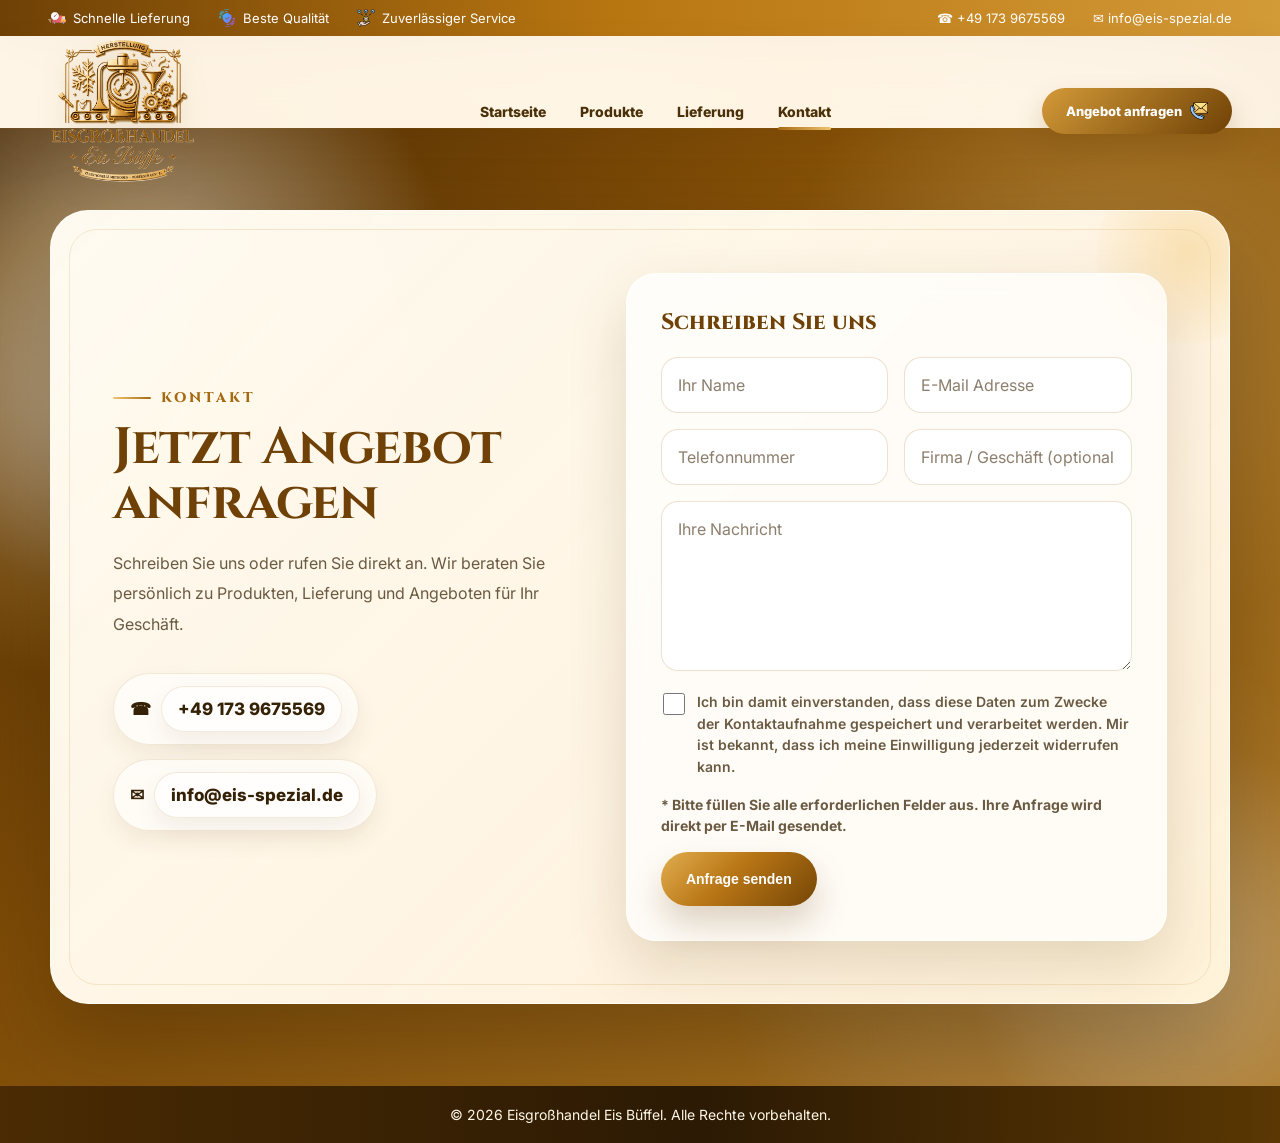
<file: kontakt.html>
<!DOCTYPE html>
<html lang="de">
<head>
  <meta charset="UTF-8" />
  <meta name="viewport" content="width=device-width, initial-scale=1.0" />
  <meta name="referrer" content="origin" />
  <title>Kontakt | Eis Büffel</title>
  <meta name="description" content="Kontaktieren Sie Eis Büffel für Angebote, Lieferung und Beratung." />

  <!-- SEO + Browser/Google logo image -->
  <meta name="robots" content="index, follow, max-image-preview:large" />
  <meta name="theme-color" content="#a66a13" />
  <link rel="canonical" href="kontakt.html" />
  <link rel="icon" type="image/png" href="assets/logo.png" />
  <link rel="shortcut icon" type="image/png" href="assets/logo.png" />
  <link rel="apple-touch-icon" href="assets/logo.png" />
  <meta property="og:locale" content="de_DE" />
  <meta property="og:type" content="website" />
  <meta property="og:site_name" content="Eis Büffe" />
  <meta property="og:title" content="Kontakt | Eis Büffel" />
  <meta property="og:description" content="Kontaktieren Sie Eis Büffel für Angebote, Lieferung und Beratung." />
  <meta property="og:image" content="assets/logo.png" />
  <meta property="og:image:alt" content="Eis Büffe Logo" />
  <meta name="twitter:card" content="summary_large_image" />
  <meta name="twitter:title" content="Kontakt | Eis Büffel" />
  <meta name="twitter:description" content="Kontaktieren Sie Eis Büffel für Angebote, Lieferung und Beratung." />
  <meta name="twitter:image" content="assets/logo.png" />
  <style>
    @import url('https://fonts.googleapis.com/css2?family=Cinzel:wght@400;500;600;700&family=Inter:wght@400;500;600;700;800&display=swap');

    :root {
      --gold: #a66a13;
      --gold-2: #d39a38;
      --gold-3: #f0c46d;
      --gold-dark: #6f4106;
      --cream: #fff6e8;
      --brown: #352105;
      --muted: #6b5a42;
      --white: #ffffff;
      --shadow: 0 24px 60px rgba(80, 48, 6, .16);
      --shadow-strong: 0 42px 90px rgba(47, 27, 2, .32);
    }

    * { box-sizing: border-box; margin: 0; padding: 0; }
    html { scroll-behavior: smooth; }
    body {
      width: 100%;
      min-height: 100vh;
      background: #fff2d8;
      color: var(--brown);
      font-family: Inter, Arial, sans-serif;
      overflow-x: hidden;
    }
    body::before {
      content: "";
      position: fixed;
      inset: 0;
      pointer-events: none;
      z-index: -2;
      background:
        radial-gradient(circle at 15% 12%, rgba(240,196,109,.45), transparent 32%),
        radial-gradient(circle at 88% 24%, rgba(255,255,255,.70), transparent 28%),
        radial-gradient(circle at 50% 100%, rgba(111,65,6,.16), transparent 42%),
        linear-gradient(135deg, #fff8ed 0%, #ffe1a9 44%, #b77918 100%);
    }
    a { color: inherit; text-decoration: none; }
    img { max-width: 100%; display: block; }

    .topbar {
      min-height: 36px;
      background: linear-gradient(90deg, #6f4106, #b87611 48%, #d39a38);
      color: #fff;
      padding: 0 48px;
      display: flex;
      justify-content: space-between;
      align-items: center;
      gap: 18px;
      font-size: 13px;
      box-shadow: 0 8px 24px rgba(67, 39, 3, .16);
    }
    .topbar__left,
    .topbar__right { display: flex; gap: 28px; align-items: center; flex-wrap: wrap; }
    .topbar__left span { display: inline-flex; align-items: center; gap: 7px; white-space: nowrap; }
    .topbar__emoji { width: 18px; height: 18px; object-fit: contain; }

    .navbar {
      height: 92px;
      background: rgba(255, 248, 238, .82);
      backdrop-filter: blur(18px);
      -webkit-backdrop-filter: blur(18px);
      display: grid;
      grid-template-columns: 220px 1fr 190px;
      align-items: center;
      padding: 0 48px;
      position: sticky;
      top: 0;
      z-index: 50;
      box-shadow: 0 1px 0 rgba(166, 106, 19, .12), 0 18px 44px rgba(91, 53, 5, .08);
    }
    .logo { display: inline-flex; align-items: center; width: fit-content; user-select: none; }
    .logo img { width: 150px; height: auto; filter: drop-shadow(0 9px 14px rgba(80, 48, 6, .12)); }
    .nav-links { display: flex; justify-content: center; gap: 34px; font-size: 14px; font-weight: 800; }
    .nav-links a { position: relative; padding: 10px 0; color: #4b3109; }
    .nav-links a::after {
      content: "";
      width: 0;
      height: 3px;
      border-radius: 999px;
      background: linear-gradient(90deg, var(--gold), var(--gold-3));
      position: absolute;
      left: 0;
      bottom: 0;
      transition: .25s;
    }
    .nav-links a:hover::after,
    .nav-links a.active::after { width: 100%; }
    .menu-toggle { display: none; background: none; border: 0; font-size: 28px; color: var(--gold-dark); cursor: pointer; }

    .nav-btn,
    .btn {
      display: inline-flex;
      align-items: center;
      justify-content: center;
      border-radius: 999px;
      font-weight: 800;
      transition: .25s ease;
      white-space: nowrap;
    }
    .nav-btn {
      background: linear-gradient(135deg, var(--gold-2), var(--gold-dark));
      color: #fff;
      padding: 14px 23px;
      font-size: 13px;
      box-shadow: 0 14px 28px rgba(114, 70, 7, .24);
    }
    .btn {
      border: 1px solid transparent;
      padding: 15px 25px;
      font-size: 14px;
      min-height: 54px;
    }
    .btn--primary {
      color: #fff;
      background: linear-gradient(135deg, #e1ad4e 0%, #b87515 45%, #754606 100%);
      box-shadow: 0 18px 34px rgba(98, 58, 6, .22);
      position: relative;
      overflow: hidden;
    }
    .btn--primary::before {
      content: "";
      position: absolute;
      inset: 0;
      background: linear-gradient(120deg, transparent, rgba(255,255,255,.34), transparent);
      transform: translateX(-120%);
      transition: .55s ease;
    }
    .btn--primary:hover::before { transform: translateX(120%); }
    .btn:hover,
    .nav-btn:hover { transform: translateY(-3px); box-shadow: 0 22px 42px rgba(98, 58, 6, .28); }
    .nav-btn__icon-img { width: 18px; height: 18px; margin-left: 8px; object-fit: contain; }

    .kontakt-page {
      min-height: calc(100vh - 128px);
      display: flex;
      align-items: center;
      justify-content: center;
      padding: 82px 48px;
      position: relative;
      isolation: isolate;
      overflow: hidden;
      background:
        linear-gradient(rgba(55,31,4,.22), rgba(55,31,4,.28)),
        radial-gradient(circle at 12% 18%, rgba(255,245,221,.80), transparent 22%),
        radial-gradient(circle at 86% 20%, rgba(240,196,109,.55), transparent 24%),
        radial-gradient(circle at 82% 84%, rgba(255,255,255,.35), transparent 25%),
        linear-gradient(135deg, #4f2d04 0%, #9b5e08 38%, #d89a32 100%);
    }
    .kontakt-page::before,
    .kontakt-page::after {
      content: "";
      position: absolute;
      border-radius: 999px;
      z-index: -1;
      filter: blur(1px);
      opacity: .78;
    }
    .kontakt-page::before {
      width: 520px;
      height: 520px;
      left: -170px;
      top: 36px;
      background: radial-gradient(circle, rgba(255,250,240,.46), rgba(240,196,109,.18) 50%, transparent 70%);
    }
    .kontakt-page::after {
      width: 680px;
      height: 680px;
      right: -250px;
      bottom: -220px;
      background: radial-gradient(circle, rgba(255,248,232,.36), rgba(166,106,19,.28) 46%, transparent 72%);
    }

    .kontakt-card {
      width: min(1180px, 100%);
      min-height: 620px;
      background:
        linear-gradient(135deg, rgba(255,250,241,.96), rgba(255,242,216,.90)),
        rgba(255,248,236,.94);
      border-radius: 38px;
      padding: 62px;
      display: grid;
      grid-template-columns: .92fr 1.08fr;
      gap: 52px;
      align-items: center;
      box-shadow: var(--shadow-strong);
      border: 1px solid rgba(255,255,255,.62);
      position: relative;
      overflow: hidden;
    }
    .kontakt-card::before {
      content: "";
      position: absolute;
      inset: 18px;
      border: 1px solid rgba(198,139,46,.18);
      border-radius: 28px;
      pointer-events: none;
    }
    .kontakt-card::after {
      content: "";
      position: absolute;
      width: 190px;
      height: 190px;
      right: -54px;
      top: -54px;
      border-radius: 50%;
      background: radial-gradient(circle, rgba(240,196,109,.42), rgba(240,196,109,.06) 66%, transparent 70%);
      pointer-events: none;
    }

    .eyebrow {
      color: var(--gold);
      text-transform: uppercase;
      letter-spacing: 3px;
      font-family: Cinzel, serif;
      font-size: 14px;
      font-weight: 800;
      margin-bottom: 14px;
      display: inline-flex;
      align-items: center;
      gap: 10px;
    }
    .eyebrow::before {
      content: "";
      width: 38px;
      height: 2px;
      border-radius: 999px;
      background: linear-gradient(90deg, var(--gold-3), var(--gold));
    }

    .kontakt-info h1 {
      font-family: Cinzel, serif;
      color: var(--gold-dark);
      font-size: clamp(38px, 4vw, 60px);
      line-height: 1.06;
      margin-bottom: 18px;
      letter-spacing: -.8px;
    }

    .kontakt-info p:not(.eyebrow) {
      color: var(--muted);
      line-height: 1.9;
      font-size: 16px;
      max-width: 500px;
    }

    .kontakt-details {
      margin-top: 34px;
      display: grid;
      gap: 14px;
      font-size: 17px;
      font-weight: 800;
      color: var(--brown);
    }
    .kontakt-details a,
    .kontakt-details span {
      width: fit-content;
      display: inline-flex;
      align-items: center;
      gap: 10px;
      padding: 12px 16px;
      border-radius: 999px;
      background: rgba(255,255,255,.62);
      border: 1px solid rgba(166,106,19,.14);
      box-shadow: 0 10px 22px rgba(80,48,6,.07);
    }
    .kontakt-details a:hover {
      color: var(--gold-dark);
      transform: translateX(4px);
      transition: .25s ease;
    }

    .kontakt-form {
      display: grid;
      grid-template-columns: 1fr 1fr;
      gap: 16px;
      background: rgba(255,255,255,.72);
      backdrop-filter: blur(14px);
      -webkit-backdrop-filter: blur(14px);
      border: 1px solid rgba(255,255,255,.76);
      border-radius: 30px;
      padding: 34px;
      box-shadow: var(--shadow);
      position: relative;
      z-index: 1;
    }
    .kontakt-form::before {
      content: "Schreiben Sie uns";
      grid-column: 1 / -1;
      color: var(--gold-dark);
      font-family: Cinzel, serif;
      font-weight: 800;
      font-size: 22px;
      margin-bottom: 4px;
    }
    .kontakt-form input,
    .kontakt-form textarea {
      width: 100%;
      border: 1px solid rgba(166,106,19,.20);
      background: rgba(255,255,255,.94);
      border-radius: 17px;
      padding: 17px 16px;
      font: inherit;
      outline: none;
      color: var(--brown);
      box-shadow: inset 0 1px 0 rgba(255,255,255,.8);
      transition: .22s ease;
    }
    .kontakt-form input::placeholder,
    .kontakt-form textarea::placeholder { color: rgba(107,90,66,.78); }
    .kontakt-form input:focus,
    .kontakt-form textarea:focus {
      border-color: rgba(166,106,19,.62);
      background: #fff;
      box-shadow: 0 0 0 5px rgba(198,145,53,.14), 0 10px 22px rgba(80,48,6,.08);
      transform: translateY(-1px);
    }
    .kontakt-form textarea {
      grid-column: 1 / -1;
      min-height: 170px;
      resize: vertical;
    }

    .consent-field {
      grid-column: 1 / -1;
      display: flex;
      align-items: flex-start;
      gap: 12px;
      color: var(--muted);
      line-height: 1.55;
      font-size: 14px;
      font-weight: 600;
      padding: 4px 2px 2px;
    }
    .consent-field input[type="checkbox"] {
      width: 22px;
      height: 22px;
      min-width: 22px;
      margin-top: 2px;
      accent-color: var(--gold-dark);
      box-shadow: none;
      cursor: pointer;
    }
    .consent-field a {
      color: var(--gold-dark);
      text-decoration: underline;
      text-underline-offset: 3px;
    }
    .form-note {
      grid-column: 1 / -1;
      color: var(--muted);
      font-size: 14px;
      font-weight: 700;
      line-height: 1.5;
      margin-top: -2px;
    }

    .success-message {
      grid-column: 1 / -1;
      display: none;
      align-items: center;
      gap: 10px;
      margin-top: 2px;
      padding: 14px 16px;
      border-radius: 16px;
      background: rgba(28, 150, 73, .12);
      border: 1px solid rgba(28, 150, 73, .28);
      color: #17723b;
      font-size: 15px;
      font-weight: 800;
      line-height: 1.5;
    }
    .success-message.show { display: flex; }
    .success-message.error {
      background: rgba(190, 42, 42, .12);
      border-color: rgba(190, 42, 42, .28);
      color: #9b1f1f;
    }
    .success-message.error .success-message__icon { background: #be2a2a; }
    .success-message__icon {
      width: 26px;
      height: 26px;
      min-width: 26px;
      border-radius: 999px;
      display: inline-flex;
      align-items: center;
      justify-content: center;
      background: #1c9649;
      color: #fff;
      font-weight: 900;
      line-height: 1;
    }

    .kontakt-form button { border: none; cursor: pointer; width: fit-content; }
    .kontakt-form button:disabled {
      opacity: .72;
      cursor: not-allowed;
      transform: none;
    }


    .footer-bottom {
      padding: 20px 24px;
      text-align: center;
      color: #fff8e8;
      background: linear-gradient(90deg, #4a2b03, #2c1a04 55%, #5a3703);
      font-size: 14px;
      box-shadow: 0 -14px 32px rgba(51,31,4,.18);
    }

    @media (max-width: 1050px) {
      .topbar { display: none; }
      .navbar {
        grid-template-columns: 160px 1fr 54px;
        height: 80px;
        padding: 0 22px;
      }
      .logo img { width: 118px; }
      .menu-toggle { display: block; justify-self: end; }
      .nav-btn { display: none; }
      .nav-links {
        position: absolute;
        top: 80px;
        left: 22px;
        right: 22px;
        display: none;
        flex-direction: column;
        gap: 4px;
        background: rgba(255,247,235,.96);
        backdrop-filter: blur(16px);
        -webkit-backdrop-filter: blur(16px);
        border: 1px solid rgba(166,106,19,.20);
        border-radius: 22px;
        padding: 18px;
        box-shadow: var(--shadow);
      }
      .nav-links.open { display: flex; }
      .kontakt-page { min-height: calc(100vh - 80px); padding: 54px 24px; }
      .kontakt-card { grid-template-columns: 1fr; min-height: auto; padding: 44px 30px; gap: 36px; }
      .kontakt-card::before { inset: 12px; }
    }

    @media (max-width: 620px) {
      .navbar { grid-template-columns: 140px 1fr 46px; height: 78px; padding: 0 18px; }
      .logo img { width: 116px; }
      .nav-links { top: 78px; left: 16px; right: 16px; }
      .kontakt-page { padding: 34px 16px; min-height: calc(100vh - 78px); }
      .kontakt-card { padding: 32px 20px; border-radius: 28px; }
      .kontakt-card::before { display: none; }
      .kontakt-info h1 { font-size: 34px; }
      .kontakt-info p:not(.eyebrow) { font-size: 15px; }
      .kontakt-details { font-size: 15px; }
      .kontakt-details a,
      .kontakt-details span { width: 100%; justify-content: flex-start; }
      .kontakt-form { grid-template-columns: 1fr; padding: 24px; border-radius: 24px; }
      .kontakt-form::before { font-size: 20px; }
      .kontakt-form button { width: 100%; }
    }
  

/* === Unified mobile menu/button fix applied to all pages === */
@media (max-width: 1050px) {
  .site-header,
  .navbar {
    overflow: visible !important;
  }

  .navbar {
    grid-template-columns: auto 1fr auto !important;
    min-height: 78px !important;
    height: 78px !important;
    padding: 0 16px !important;
    column-gap: 12px !important;
  }

  .logo {
    position: relative !important;
    z-index: 95 !important;
  }

  .menu-toggle {
    display: inline-flex !important;
    align-items: center !important;
    justify-content: center !important;
    justify-self: end !important;
    position: relative !important;
    right: auto !important;
    top: auto !important;
    transform: none !important;
    z-index: 100 !important;
    width: 52px !important;
    height: 52px !important;
    border: 1px solid rgba(166,106,19,.26) !important;
    border-radius: 17px !important;
    background: linear-gradient(145deg, rgba(255,255,255,.96), rgba(255,246,232,.84)) !important;
    color: var(--gold-dark) !important;
    box-shadow: 0 14px 30px rgba(80,48,6,.14) !important;
    font-size: 30px !important;
    line-height: 1 !important;
    cursor: pointer !important;
    transition: transform .25s ease, box-shadow .25s ease, background .25s ease, color .25s ease !important;
    -webkit-tap-highlight-color: transparent !important;
  }

  .menu-toggle:hover,
  .menu-toggle:focus-visible {
    transform: translateY(-2px) !important;
    background: #fff8ee !important;
    box-shadow: 0 18px 36px rgba(80,48,6,.18) !important;
    outline: none !important;
  }

  .menu-toggle.is-open {
    color: #fff !important;
    background: linear-gradient(135deg, var(--gold-2), var(--gold-dark)) !important;
    box-shadow: 0 18px 38px rgba(80,48,6,.24) !important;
  }

  .nav-links {
    position: absolute !important;
    top: calc(100% + 10px) !important;
    left: 16px !important;
    right: 16px !important;
    width: auto !important;
    display: flex !important;
    flex-direction: column !important;
    align-items: stretch !important;
    justify-content: flex-start !important;
    gap: 8px !important;
    padding: 16px !important;
    border-radius: 24px !important;
    background: rgba(255, 247, 235, .98) !important;
    border: 1px solid rgba(166,106,19,.22) !important;
    box-shadow: 0 24px 60px rgba(80,48,6,.20) !important;
    backdrop-filter: blur(14px) !important;
    -webkit-backdrop-filter: blur(14px) !important;
    max-height: 0 !important;
    opacity: 0 !important;
    visibility: hidden !important;
    overflow: hidden !important;
    pointer-events: none !important;
    transform: translateY(-12px) scale(.98) !important;
    transform-origin: top right !important;
    transition:
      max-height .42s ease,
      opacity .26s ease,
      transform .32s ease,
      visibility 0s linear .42s !important;
    z-index: 90 !important;
  }

  .nav-links.open {
    max-height: 720px !important;
    opacity: 1 !important;
    visibility: visible !important;
    pointer-events: auto !important;
    transform: translateY(0) scale(1) !important;
    transition:
      max-height .42s ease,
      opacity .26s ease,
      transform .32s ease,
      visibility 0s !important;
  }

  .nav-links a {
    width: 100% !important;
    min-height: 48px !important;
    display: flex !important;
    align-items: center !important;
    justify-content: center !important;
    padding: 13px 16px !important;
    border-radius: 16px !important;
    background: rgba(255,255,255,.58) !important;
    border: 1px solid rgba(166,106,19,.10) !important;
    text-align: center !important;
    font-size: 14px !important;
  }

  .nav-links a::after {
    display: none !important;
  }

  .nav-links a:hover,
  .nav-links a.active {
    background: rgba(211,154,56,.16) !important;
    transform: translateY(-1px) !important;
  }

  .nav-links .nav-btn {
    margin-top: 4px !important;
    border-radius: 999px !important;
    background: linear-gradient(135deg, var(--gold-2), var(--gold-dark)) !important;
    color: #fff !important;
    border: 0 !important;
  }
}

@media (max-width: 520px) {
  .navbar {
    padding: 0 12px !important;
  }

  .logo img {
    width: 112px !important;
  }

  .menu-toggle {
    width: 50px !important;
    height: 50px !important;
    border-radius: 16px !important;
    font-size: 28px !important;
  }

  .nav-links {
    left: 12px !important;
    right: 12px !important;
    padding: 14px !important;
    border-radius: 22px !important;
  }
}

  

/* Mobile-only navigation helper */
.nav-btn-mobile { display: none !important; }
@media (max-width: 1050px) {
  .navbar > .nav-btn { display: none !important; }
  .nav-links .nav-btn-mobile { display: flex !important; }
}

  

    /* FINAL FIX: correct mobile menu button and dropdown on all phones */
    @media (max-width: 1050px) {
      .site-header,
      .navbar {
        overflow: visible !important;
      }

      .navbar {
        display: grid !important;
        grid-template-columns: auto 1fr auto !important;
        align-items: center !important;
        min-height: 78px !important;
        height: 78px !important;
        padding: 0 16px !important;
        column-gap: 12px !important;
        position: sticky !important;
        top: 0 !important;
        z-index: 999 !important;
      }

      .logo {
        grid-column: 1 !important;
        position: relative !important;
        z-index: 1001 !important;
      }

      .logo img {
        width: 116px !important;
        height: auto !important;
      }

      .navbar > .nav-btn {
        display: none !important;
      }

      .menu-toggle {
        grid-column: 3 !important;
        justify-self: end !important;
        display: inline-flex !important;
        align-items: center !important;
        justify-content: center !important;
        position: relative !important;
        right: auto !important;
        top: auto !important;
        transform: none !important;
        z-index: 1002 !important;
        width: 52px !important;
        height: 52px !important;
        min-width: 52px !important;
        min-height: 52px !important;
        border: 1px solid rgba(166,106,19,.28) !important;
        border-radius: 17px !important;
        background: linear-gradient(145deg, rgba(255,255,255,.98), rgba(255,246,232,.88)) !important;
        color: var(--gold-dark) !important;
        box-shadow: 0 14px 30px rgba(80,48,6,.14) !important;
        cursor: pointer !important;
        padding: 0 !important;
        margin: 0 !important;
        line-height: 1 !important;
        font-size: 0 !important;
        -webkit-tap-highlight-color: transparent;
        transition: background .25s ease, color .25s ease, box-shadow .25s ease, transform .25s ease !important;
      }

      .menu-toggle::before {
        content: "";
        width: 24px;
        height: 2px;
        border-radius: 999px;
        background: currentColor;
        box-shadow: 0 -7px 0 currentColor, 0 7px 0 currentColor;
        transition: transform .25s ease, box-shadow .25s ease;
      }

      .menu-toggle::after {
        content: "";
        position: absolute;
        width: 24px;
        height: 2px;
        border-radius: 999px;
        background: currentColor;
        opacity: 0;
        transform: rotate(-45deg) scaleX(.8);
        transition: opacity .25s ease, transform .25s ease;
      }

      .menu-toggle:hover,
      .menu-toggle:focus-visible {
        background: #fff8ee !important;
        box-shadow: 0 18px 36px rgba(80,48,6,.18) !important;
        outline: none !important;
      }

      .menu-toggle.is-open {
        color: #fff !important;
        background: linear-gradient(135deg, var(--gold-2), var(--gold-dark)) !important;
        box-shadow: 0 18px 38px rgba(80,48,6,.24) !important;
      }

      .menu-toggle.is-open::before {
        box-shadow: none;
        transform: rotate(45deg);
      }

      .menu-toggle.is-open::after {
        opacity: 1;
        transform: rotate(-45deg) scaleX(1);
      }

      .nav-links {
        position: absolute !important;
        top: calc(100% + 10px) !important;
        left: 14px !important;
        right: 14px !important;
        width: auto !important;
        display: flex !important;
        flex-direction: column !important;
        align-items: stretch !important;
        justify-content: flex-start !important;
        gap: 8px !important;
        padding: 14px !important;
        border-radius: 24px !important;
        background: rgba(255,247,235,.98) !important;
        border: 1px solid rgba(166,106,19,.22) !important;
        box-shadow: 0 24px 60px rgba(80,48,6,.20) !important;
        backdrop-filter: blur(14px) !important;
        -webkit-backdrop-filter: blur(14px) !important;
        max-height: 0 !important;
        opacity: 0 !important;
        visibility: hidden !important;
        pointer-events: none !important;
        overflow: hidden !important;
        transform: translateY(-12px) scale(.98) !important;
        transform-origin: top right !important;
        transition: max-height .42s ease, opacity .26s ease, transform .32s ease, visibility 0s linear .42s !important;
        z-index: 1000 !important;
      }

      .nav-links.open {
        max-height: min(620px, calc(100vh - 100px)) !important;
        opacity: 1 !important;
        visibility: visible !important;
        pointer-events: auto !important;
        overflow-y: auto !important;
        transform: translateY(0) scale(1) !important;
        transition: max-height .42s ease, opacity .26s ease, transform .32s ease, visibility 0s !important;
      }

      .nav-links a {
        width: 100% !important;
        min-height: 48px !important;
        display: flex !important;
        align-items: center !important;
        justify-content: center !important;
        padding: 13px 16px !important;
        border-radius: 16px !important;
        background: rgba(255,255,255,.58) !important;
        border: 1px solid rgba(166,106,19,.10) !important;
        text-align: center !important;
        font-size: 14px !important;
      }

      .nav-links a::after {
        display: none !important;
      }

      .nav-links a:hover,
      .nav-links a.active {
        background: rgba(211,154,56,.16) !important;
        transform: translateY(-1px) !important;
      }
    }

    @media (max-width: 520px) {
      .navbar {
        height: 74px !important;
        min-height: 74px !important;
        padding: 0 12px !important;
      }

      .logo img {
        width: 110px !important;
      }

      .menu-toggle {
        width: 50px !important;
        height: 50px !important;
        min-width: 50px !important;
        min-height: 50px !important;
        border-radius: 16px !important;
      }

      .nav-links {
        left: 12px !important;
        right: 12px !important;
        padding: 13px !important;
        border-radius: 22px !important;
      }
    }

  

    /* MOBILE TOPBAR + LOGO FIX: show laptop upper info bar on phones */
    @media (max-width: 1050px) {
      .topbar {
        display: flex !important;
        flex-direction: column !important;
        align-items: center !important;
        justify-content: center !important;
        gap: 6px !important;
        min-height: auto !important;
        padding: 8px 12px !important;
        text-align: center !important;
        font-size: 11px !important;
        line-height: 1.35 !important;
      }

      .topbar__left,
      .topbar__right {
        width: 100% !important;
        display: flex !important;
        align-items: center !important;
        justify-content: center !important;
        flex-wrap: wrap !important;
        gap: 7px 12px !important;
      }

      .topbar__left span,
      .topbar__right a {
        display: inline-flex !important;
        align-items: center !important;
        justify-content: center !important;
        gap: 5px !important;
        white-space: nowrap !important;
      }

      .topbar__emoji {
        width: 15px !important;
        height: 15px !important;
        object-fit: contain !important;
        flex: 0 0 auto !important;
      }

      .logo {
        display: inline-flex !important;
        align-items: center !important;
        visibility: visible !important;
        opacity: 1 !important;
        position: relative !important;
        z-index: 95 !important;
      }

      .logo img {
        display: block !important;
        width: 116px !important;
        max-width: 116px !important;
        height: auto !important;
      }
    }

    @media (max-width: 420px) {
      .topbar {
        padding: 7px 8px !important;
        font-size: 10px !important;
      }

      .topbar__left,
      .topbar__right {
        gap: 6px 9px !important;
      }

      .topbar__emoji {
        width: 13px !important;
        height: 13px !important;
      }

      .logo img {
        width: 108px !important;
        max-width: 108px !important;
      }
    }

  </style>


<!-- FINAL VERIFIED MOBILE MENU FIX -->
<style>
  @media (max-width: 1050px) {
    .site-header,
    .navbar {
      overflow: visible !important;
    }

    .navbar {
      position: sticky !important;
      top: 0 !important;
      z-index: 9999 !important;
      display: grid !important;
      grid-template-columns: auto 1fr auto !important;
      align-items: center !important;
      height: auto !important;
      min-height: 78px !important;
      padding: 0 16px !important;
      column-gap: 12px !important;
    }

    .logo {
      position: relative !important;
      z-index: 10001 !important;
    }

    .logo img {
      width: 116px !important;
      height: auto !important;
    }

    .menu-toggle {
      display: inline-flex !important;
      align-items: center !important;
      justify-content: center !important;
      justify-self: end !important;
      position: relative !important;
      z-index: 10002 !important;
      width: 52px !important;
      height: 52px !important;
      min-width: 52px !important;
      border: 1px solid rgba(166,106,19,.28) !important;
      border-radius: 17px !important;
      background: linear-gradient(145deg, rgba(255,255,255,.98), rgba(255,246,232,.86)) !important;
      color: #6f4106 !important;
      box-shadow: 0 14px 30px rgba(80,48,6,.16) !important;
      cursor: pointer !important;
      padding: 0 !important;
      font-size: 0 !important;
      line-height: 1 !important;
      -webkit-tap-highlight-color: transparent !important;
      transform: none !important;
    }

    .menu-toggle::before,
    .menu-toggle::after {
      content: "" !important;
      position: absolute !important;
      left: 14px !important;
      right: 14px !important;
      height: 3px !important;
      border-radius: 999px !important;
      background: currentColor !important;
      transition: transform .25s ease, top .25s ease, box-shadow .25s ease !important;
    }

    .menu-toggle::before {
      top: 18px !important;
      box-shadow: 0 8px 0 currentColor !important;
    }

    .menu-toggle::after {
      top: 34px !important;
    }

    .menu-toggle.is-open {
      color: #fff !important;
      background: linear-gradient(135deg, #d39a38, #6f4106) !important;
      box-shadow: 0 18px 38px rgba(80,48,6,.25) !important;
    }

    .menu-toggle.is-open::before {
      top: 25px !important;
      transform: rotate(45deg) !important;
      box-shadow: none !important;
    }

    .menu-toggle.is-open::after {
      top: 25px !important;
      transform: rotate(-45deg) !important;
    }

    .nav-links {
      position: absolute !important;
      top: calc(100% + 10px) !important;
      left: 14px !important;
      right: 14px !important;
      width: auto !important;
      display: flex !important;
      flex-direction: column !important;
      align-items: stretch !important;
      justify-content: flex-start !important;
      gap: 8px !important;
      padding: 0 14px !important;
      border-radius: 24px !important;
      background: rgba(255,247,235,.99) !important;
      border: 1px solid rgba(166,106,19,.24) !important;
      box-shadow: 0 24px 60px rgba(80,48,6,.22) !important;
      backdrop-filter: blur(14px) !important;
      -webkit-backdrop-filter: blur(14px) !important;
      max-height: 0 !important;
      opacity: 0 !important;
      visibility: hidden !important;
      overflow: hidden !important;
      pointer-events: none !important;
      transform: translateY(-10px) scale(.98) !important;
      transform-origin: top right !important;
      transition: max-height .38s ease, opacity .24s ease, transform .28s ease, padding .28s ease, visibility 0s linear .38s !important;
      z-index: 10000 !important;
    }

    .nav-links.open {
      max-height: 720px !important;
      opacity: 1 !important;
      visibility: visible !important;
      pointer-events: auto !important;
      transform: translateY(0) scale(1) !important;
      padding: 14px !important;
      transition: max-height .38s ease, opacity .24s ease, transform .28s ease, padding .28s ease, visibility 0s !important;
    }

    .nav-links a,
    .nav-links .nav-btn {
      width: 100% !important;
      min-height: 48px !important;
      display: flex !important;
      align-items: center !important;
      justify-content: center !important;
      padding: 13px 16px !important;
      border-radius: 16px !important;
      background: rgba(255,255,255,.62) !important;
      border: 1px solid rgba(166,106,19,.12) !important;
      color: #352105 !important;
      text-align: center !important;
      font-size: 14px !important;
      font-weight: 800 !important;
      box-shadow: none !important;
      transform: none !important;
    }

    .nav-links a::after,
    .nav-links .nav-btn::after {
      display: none !important;
    }

    .nav-links a:hover,
    .nav-links a.active,
    .nav-links .nav-btn:hover {
      background: rgba(211,154,56,.18) !important;
      color: #6f4106 !important;
    }

    .nav-links .nav-btn {
      background: linear-gradient(135deg, #d39a38, #6f4106) !important;
      color: #fff !important;
      border: 0 !important;
      border-radius: 999px !important;
      box-shadow: 0 14px 28px rgba(114,70,7,.22) !important;
    }
  }

  @media (max-width: 520px) {
    .navbar { padding: 0 12px !important; }
    .logo img { width: 112px !important; }
    .menu-toggle { width: 50px !important; height: 50px !important; min-width: 50px !important; }
    .nav-links { left: 12px !important; right: 12px !important; border-radius: 22px !important; }
  }
</style>
<!-- END FINAL VERIFIED MOBILE MENU FIX -->

</head>
<body>
  <header class="site-header">
    <div class="topbar">
      <div class="topbar__left">
        <span><img class="topbar__emoji" src="assets/delivery.png" alt="" /> Schnelle Lieferung</span>
        <span><img class="topbar__emoji" src="assets/quality.png" alt="" /> Beste Qualität</span>
        <span><img class="topbar__emoji" src="assets/service.png" alt="" /> Zuverlässiger Service</span>
      </div>
      <div class="topbar__right">
        <a href="tel:+491739675569">☎ +49 173 9675569</a>
        <a href="mailto:info@eis-spezial.de">✉ info@eis-spezial.de</a>
      </div>
    </div>

    <nav class="navbar">
      <a class="logo" href="index.html" aria-label="Eisgroßhandel Eis Büffel Logo">
        <img src="assets/logo.png" alt="Eisgroßhandel Eis Büffel Logo" draggable="false" />
      </a>

      <button class="menu-toggle" type="button" aria-label="Menü öffnen" aria-expanded="false">☰</button>

      <div class="nav-links">
        <a href="index.html">Startseite</a>
        <a href="index.html#produkte">Produkte</a>
        <a href="index.html#lieferung">Lieferung</a>
        <a href="kontakt.html" class="active">Kontakt</a>
      </div>

      <a href="mailto:info@eis-spezial.de" class="nav-btn">Angebot anfragen <img class="nav-btn__icon-img" src="assets/anfrage.png" alt="" /></a>
    </nav>
  </header>

  <main>
    <section id="kontakt" class="kontakt-page">
      <div class="kontakt-card">
        <div class="kontakt-info">
          <p class="eyebrow">Kontakt</p>
          <h1>Jetzt Angebot anfragen</h1>
          <p>Schreiben Sie uns oder rufen Sie direkt an. Wir beraten Sie persönlich zu Produkten, Lieferung und Angeboten für Ihr Geschäft.</p>

          <div class="kontakt-details" aria-label="Kontaktdaten">
            <a href="tel:+491739675569">☎ <span>+49 173 9675569</span></a>
            <a href="mailto:info@eis-spezial.de">✉ <span>info@eis-spezial.de</span></a>
          </div>
        </div>

        <form class="kontakt-form" action="https://api.web3forms.com/submit" method="POST">
          <input type="hidden" name="access_key" value="29635ace-08cb-415f-b906-e8f6168bb3e7" />
          <input type="hidden" name="subject" value="Neue Anfrage über die Webseite Eis Büffel" />
          <input type="hidden" name="from_name" value="Eis Büffel Webseite" />
          <input type="checkbox" name="botcheck" style="display:none" tabindex="-1" autocomplete="off" />
          <input type="text" name="name" placeholder="Ihr Name" required />
          <input type="email" name="email" placeholder="E-Mail Adresse" required />
          <input type="tel" name="phone" placeholder="Telefonnummer" />
          <input type="text" name="Firma" placeholder="Firma / Geschäft (optional)" />
          <textarea name="message" placeholder="Ihre Nachricht" required></textarea>

          <label class="consent-field">
            <input type="checkbox" name="Datenschutz" value="Einverstanden" required />
            <span>Ich bin damit einverstanden, dass diese Daten zum Zwecke der Kontaktaufnahme gespeichert und verarbeitet werden. Mir ist bekannt, dass ich meine Einwilligung jederzeit widerrufen kann.</span>
          </label>

          <p class="form-note">* Bitte füllen Sie alle erforderlichen Felder aus. Ihre Anfrage wird direkt per E-Mail gesendet.</p>
          <p class="success-message" role="status" aria-live="polite">
            <span class="success-message__icon" aria-hidden="true">✓</span>
            <span>Vielen Dank! Ihre Anfrage wurde erfolgreich aufgenommen. Wir melden uns schnellstmöglich bei Ihnen.</span>
          </p>
          <button type="submit" class="btn btn--primary">Anfrage senden</button>
        </form>
      </div>
    </section>
  </main>

  <div class="footer-bottom">
    <p>© 2026 Eisgroßhandel Eis Büffel. Alle Rechte vorbehalten.</p>
  </div>





<script>
  (function () {
    const menuToggle = document.querySelector('.menu-toggle');
    const navLinks = document.querySelector('.nav-links');

    if (!menuToggle || !navLinks) return;

    menuToggle.setAttribute('aria-expanded', 'false');
    menuToggle.setAttribute('aria-label', 'Menü öffnen');

    function setMenu(open) {
      navLinks.classList.toggle('open', open);
      menuToggle.classList.toggle('is-open', open);
      menuToggle.setAttribute('aria-expanded', open ? 'true' : 'false');
      menuToggle.setAttribute('aria-label', open ? 'Menü schließen' : 'Menü öffnen');
    }

    menuToggle.addEventListener('click', function (event) {
      event.preventDefault();
      event.stopPropagation();
      setMenu(!navLinks.classList.contains('open'));
    });

    navLinks.querySelectorAll('a').forEach(function (link) {
      link.addEventListener('click', function () {
        setMenu(false);
      });
    });

    document.addEventListener('click', function (event) {
      if (!navLinks.classList.contains('open')) return;
      if (navLinks.contains(event.target) || menuToggle.contains(event.target)) return;
      setMenu(false);
    });

    document.addEventListener('keydown', function (event) {
      if (event.key === 'Escape') setMenu(false);
    });
  })();
</script>



<!-- FINAL VERIFIED MOBILE MENU SCRIPT -->
<script>
(function () {
  function ready(fn) {
    if (document.readyState === 'loading') {
      document.addEventListener('DOMContentLoaded', fn);
    } else {
      fn();
    }
  }

  ready(function () {
    var menuToggle = document.querySelector('.menu-toggle');
    var navLinks = document.querySelector('.nav-links');
    var navbar = document.querySelector('.navbar');

    if (!menuToggle || !navLinks) return;

    menuToggle.setAttribute('type', 'button');
    menuToggle.setAttribute('aria-controls', 'mobile-navigation');
    menuToggle.setAttribute('aria-expanded', 'false');
    menuToggle.setAttribute('aria-label', 'Menü öffnen');
    navLinks.setAttribute('id', 'mobile-navigation');

    function setOpen(open) {
      navLinks.classList.toggle('open', open);
      menuToggle.classList.toggle('is-open', open);
      menuToggle.setAttribute('aria-expanded', open ? 'true' : 'false');
      menuToggle.setAttribute('aria-label', open ? 'Menü schließen' : 'Menü öffnen');
    }

    function isOpen() {
      return navLinks.classList.contains('open');
    }

    menuToggle.addEventListener('click', function (event) {
      event.preventDefault();
      event.stopPropagation();
      if (typeof event.stopImmediatePropagation === 'function') {
        event.stopImmediatePropagation();
      }
      setOpen(!isOpen());
    }, true);

    navLinks.querySelectorAll('a').forEach(function (link) {
      link.addEventListener('click', function () {
        setOpen(false);
      });
    });

    document.addEventListener('click', function (event) {
      if (!isOpen()) return;
      if (navbar && navbar.contains(event.target)) return;
      setOpen(false);
    });

    document.addEventListener('keydown', function (event) {
      if (event.key === 'Escape') setOpen(false);
    });

    window.addEventListener('resize', function () {
      if (window.innerWidth > 1050) setOpen(false);
    });
  });
})();
</script>
<!-- END FINAL VERIFIED MOBILE MENU SCRIPT -->


<script>
  (function () {
    var form = document.querySelector('.kontakt-form');
    var successMessage = document.querySelector('.success-message');
    if (!form || !successMessage) return;

    var submitButton = form.querySelector('button[type="submit"]');

    function showMessage(type, text) {
      successMessage.classList.add('show');
      successMessage.classList.toggle('error', type === 'error');
      successMessage.querySelector('.success-message__icon').textContent = type === 'error' ? '!' : '✓';
      successMessage.querySelector('span:last-child').textContent = text;
    }

    form.addEventListener('submit', function (event) {
      event.preventDefault();

      if (submitButton) {
        submitButton.disabled = true;
        submitButton.textContent = 'Wird gesendet...';
      }

      var formData = new FormData(form);
      formData.append('page_url', window.location.href);

      fetch(form.action, {
        method: 'POST',
        body: formData
      })
      .then(function (response) { return response.json(); })
      .then(function (data) {
        if (data.success) {
          form.reset();
          showMessage('success', 'Vielen Dank! Ihre Anfrage wurde erfolgreich gesendet. Wir melden uns schnellstmöglich bei Ihnen.');
        } else {
          showMessage('error', data.message || 'Beim Senden ist ein Fehler aufgetreten. Bitte versuchen Sie es erneut.');
        }
      })
      .catch(function () {
        showMessage('error', 'Beim Senden ist ein Fehler aufgetreten. Bitte prüfen Sie Ihre Internetverbindung und versuchen Sie es erneut.');
      })
      .finally(function () {
        if (submitButton) {
          submitButton.disabled = false;
          submitButton.textContent = 'Anfrage senden';
        }
      });
    });
  })();
</script>

</body>
</html>
</file>
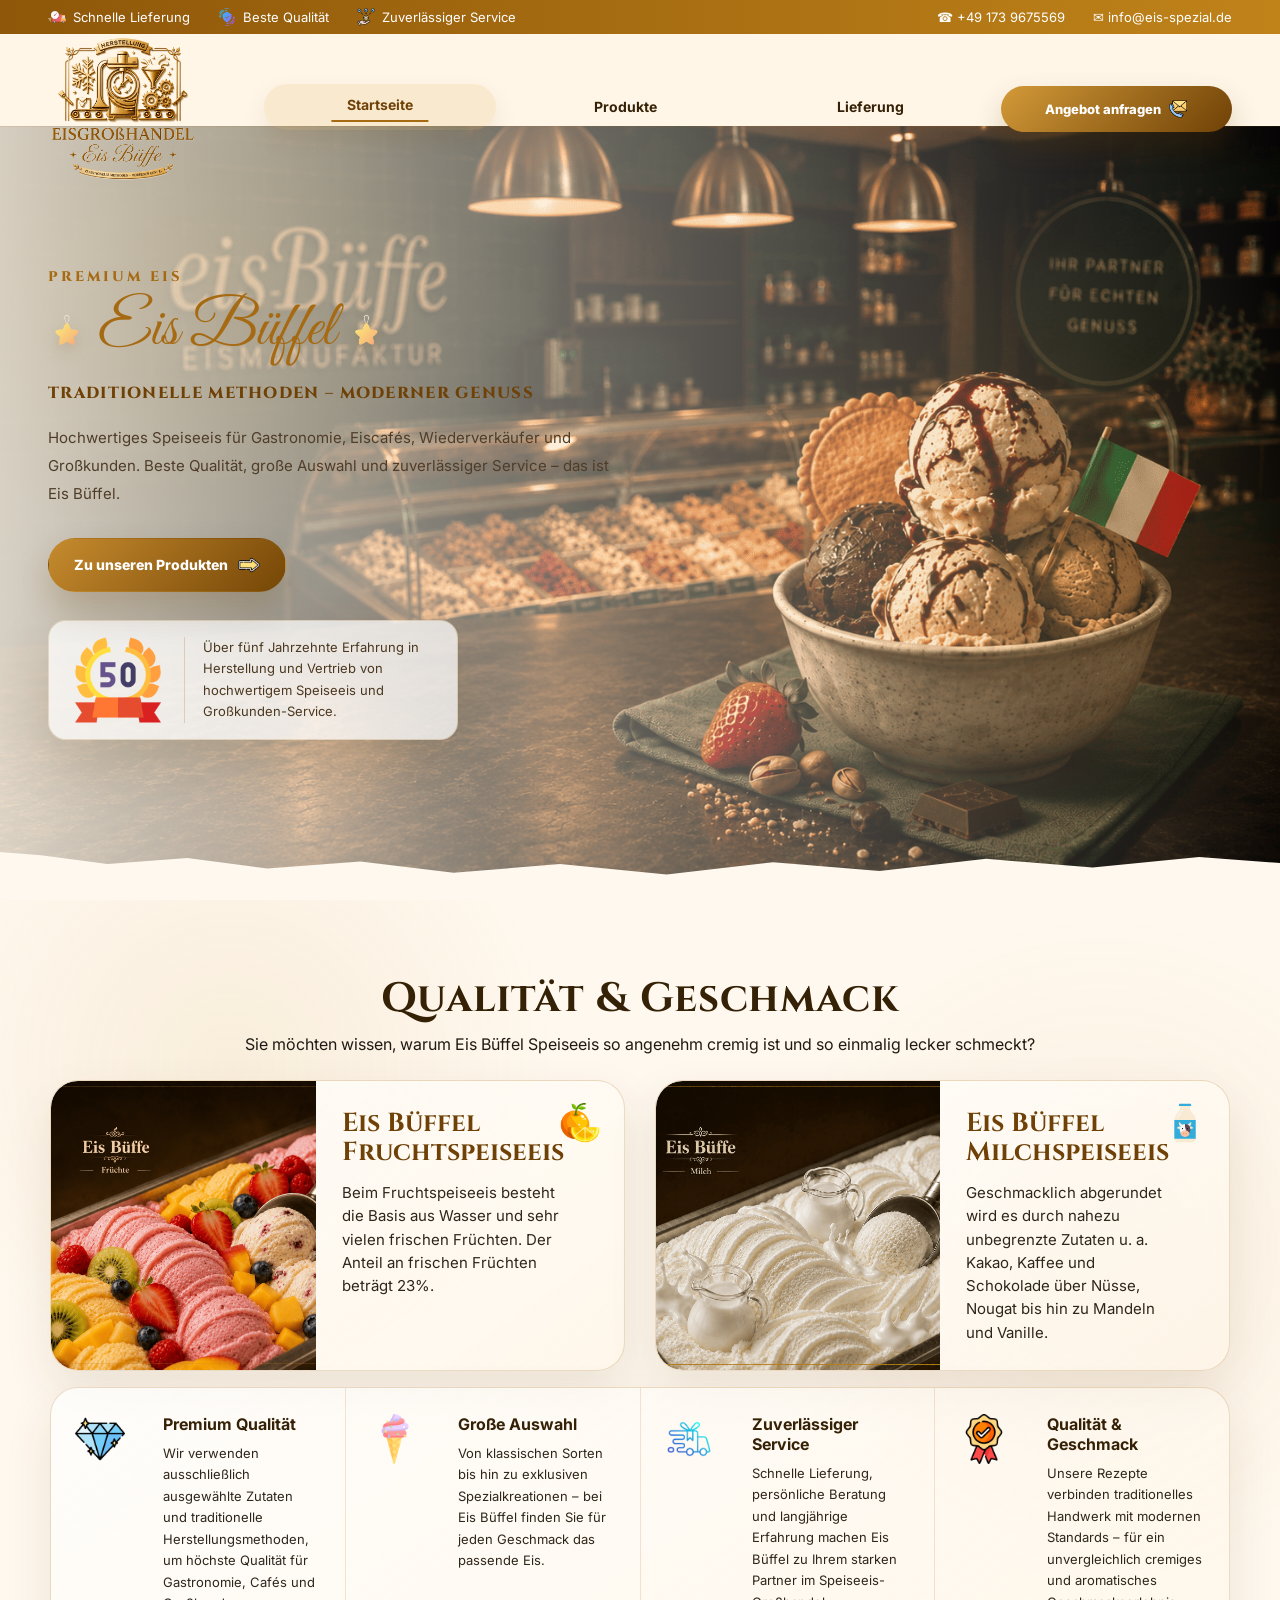
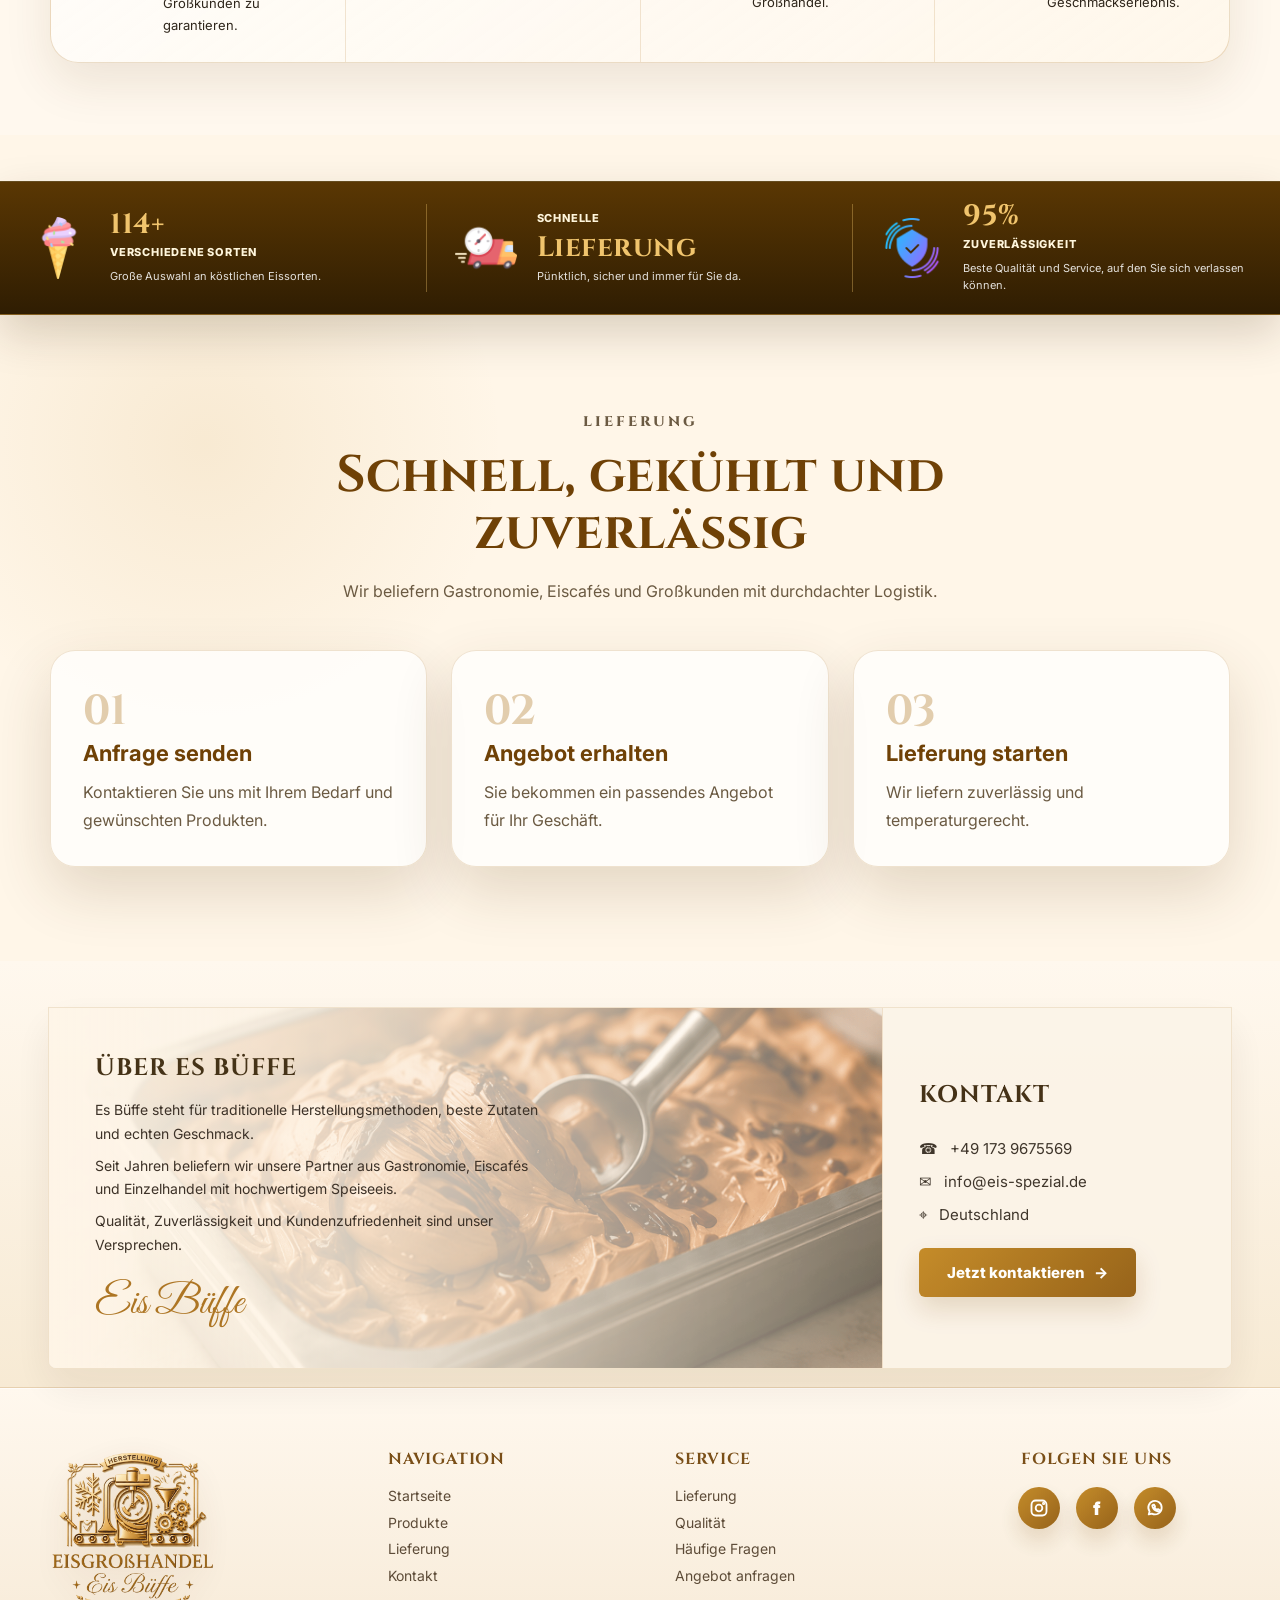
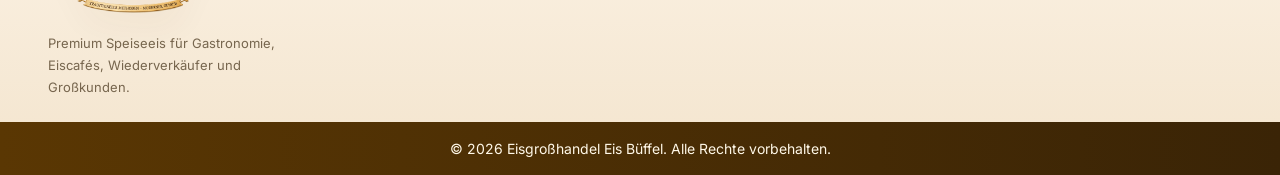
<file: preview (20).html>
<!DOCTYPE html>
<html lang="de">
<head>
  <meta charset="UTF-8" />
  <meta name="viewport" content="width=device-width, initial-scale=1.0" />
  <title>Eis Büffel</title>
  <meta name="description" content="Premium Eisgroßhandel für Gastronomie, Eiscafés und Großkunden." />
  <style>
    @import url('https://fonts.googleapis.com/css2?family=Cinzel:wght@400;500;600;700&family=Great+Vibes&family=Inter:wght@400;500;600;700;800&display=swap');
    @import url('https://fonts.googleapis.com/css2?family=Cormorant+Garamond:wght@500;600;700&family=Homemade+Apple&display=swap');

    :root {
      --gold: #a66a13;
      --gold-2: #d39a38;
      --gold-3: #f0c46d;
      --gold-dark: #6f4106;
      --cream: #fff6e8;
      --cream-2: #f7ead4;
      --brown: #352105;
      --muted: #6b5a42;
      --white: #ffffff;
      --shadow: 0 24px 60px rgba(80, 48, 6, .16);
    }

    * { box-sizing: border-box; margin: 0; padding: 0; }
    html { scroll-behavior: smooth; }
    body {
      width: 100%;
      max-width: 100%;
      background: var(--cream);
      color: var(--brown);
      font-family: Inter, Arial, sans-serif;
      overflow-x: hidden;
    }
    a { color: inherit; text-decoration: none; }
    img { max-width: 100%; display: block; }
    html, body { max-width: 100%; overflow-x: hidden; }

    .topbar {
      min-height: 34px;
      background: linear-gradient(90deg, #8e5709, #c0831a);
      color: #fff;
      padding: 0 48px;
      display: flex;
      justify-content: space-between;
      align-items: center;
      gap: 18px;
      font-size: 13px;
    }
    .topbar__left, .topbar__right { display: flex; gap: 28px; align-items: center; flex-wrap: wrap; }
    .topbar__left span {
      display: inline-flex;
      align-items: center;
      gap: 7px;
      white-space: nowrap;
    }
    .topbar__emoji {
      width: 18px;
      height: 18px;
      object-fit: contain;
      flex: 0 0 auto;
    }

    .navbar {
      height: 92px;
      background: rgba(255, 246, 232, .94);
      backdrop-filter: blur(10px);
      display: grid;
      grid-template-columns: 190px minmax(0, 1fr);
      align-items: center;
      column-gap: 26px;
      padding: 0 48px;
      position: sticky;
      top: 0;
      z-index: 50;
      box-shadow: 0 1px 0 rgba(166, 106, 19, .12);
    }
    .logo { display: inline-flex; align-items: center; width: fit-content; user-select: none; }
    .logo img { width: 150px; height: auto; -webkit-user-drag: none; }

    .nav-links {
      width: 100%;
      display: grid;
      grid-template-columns: repeat(4, minmax(0, 1fr));
      align-items: center;
      gap: 14px;
      font-size: 14px;
      font-weight: 700;
    }
    .nav-links a {
      position: relative;
      width: 100%;
      min-height: 46px;
      padding: 12px 14px;
      text-align: center;
      border-radius: 999px;
      overflow: hidden;
      transition: color .25s ease, background .25s ease, box-shadow .25s ease, transform .25s ease;
    }
    .nav-links a::after {
      content: "";
      width: 0;
      height: 2px;
      background: var(--gold);
      position: absolute;
      left: 50%;
      bottom: 8px;
      transform: translateX(-50%);
      transition: width .25s ease;
    }
    .nav-links a:hover,
    .nav-links a.active {
      color: var(--gold-dark);
      background: rgba(211, 154, 56, .14);
      box-shadow: 0 10px 22px rgba(114, 70, 7, .10);
      transform: translateY(-2px);
    }
    .nav-links a:hover::after,
    .nav-links a.active::after { width: 42%; }
    .nav-links .nav-btn::after { display: none; }

    .menu-toggle { display: none; background: none; border: 0; font-size: 28px; color: var(--gold-dark); cursor: pointer; }
    .nav-btn, .btn {
      display: inline-flex;
      align-items: center;
      justify-content: center;
      border-radius: 999px;
      font-weight: 800;
      transition: .25s;
      white-space: nowrap;
    }
    .nav-btn {
      width: 100%;
      background: linear-gradient(135deg, var(--gold-2), var(--gold-dark));
      color: #fff;
      padding: 14px 18px;
      font-size: 13px;
      box-shadow: 0 14px 28px rgba(114, 70, 7, .24);
    }
    .btn {
      border: 1px solid transparent;
      padding: 15px 25px;
      font-size: 14px;
      min-height: 54px;
    }
    .btn--primary { color: #fff; background: linear-gradient(135deg, #c68b2e, #754606); box-shadow: 0 18px 34px rgba(98, 58, 6, .22); }
    .btn--secondary { background: rgba(255,255,255,.82); border-color: rgba(166,106,19,.30); color: var(--brown); }
    .btn:hover, .nav-btn:hover { transform: translateY(-3px); }
    .nav-btn:hover {
      background: linear-gradient(135deg, var(--gold-3), var(--gold-dark));
      box-shadow: 0 18px 34px rgba(114, 70, 7, .30);
      color: #fff;
    }

    .nav-btn__icon-img {
      width: 18px;
      height: 18px;
      margin-left: 8px;
      object-fit: contain;
      flex: 0 0 auto;
    }
    .btn__icon-img { width: 22px; height: 22px; margin-left: 10px; object-fit: contain; }

    .hero {
      min-height: calc(100vh - 126px);
      position: relative;
      isolation: isolate;
      display: flex;
      align-items: center;
      padding: 54px 48px 74px;
      background:
        linear-gradient(90deg, rgba(255,246,232,.84) 0%, rgba(255,246,232,.42) 43%, rgba(255,246,232,.02) 100%),
        url("assets/hero-bg.png") center right / cover no-repeat;
      overflow: hidden;
    }
    .hero::before {
      content: "";
      position: absolute;
      inset: 0;
      background:
        radial-gradient(circle at 82% 55%, rgba(198,145,53,.14), transparent 31%),
        radial-gradient(circle at 16% 18%, rgba(198,145,53,.10), transparent 24%);
      z-index: -1;
    }

    /* Hero bottom organic wave - same torn/soft movement under the hero image */
    .hero::after {
      content: "";
      position: absolute;
      left: -2%;
      right: -2%;
      bottom: -1px;
      height: 88px;
      background: #fff8ee;
      z-index: 2;
      pointer-events: none;
      clip-path: polygon(
        0 42%, 5% 48%, 10% 58%, 16% 51%, 22% 63%,
        29% 55%, 36% 68%, 44% 58%, 52% 70%, 60% 56%,
        68% 66%, 76% 52%, 84% 62%, 92% 50%, 100% 59%,
        100% 100%, 0 100%
      );
      filter: drop-shadow(0 -10px 18px rgba(80, 48, 6, .04));
    }

    .hero__content { width: 50%; max-width: 690px; z-index: 3; }
    .eyebrow {
      color: var(--gold);
      text-transform: uppercase;
      letter-spacing: 3px;
      font-family: Cinzel, serif;
      font-size: 14px;
      font-weight: 800;
      margin-bottom: 14px;
    }
    .hero h1 {
      font-family: Cinzel, serif;
      text-transform: uppercase;
      color: var(--gold-dark);
      font-size: clamp(46px, 6vw, 88px);
      line-height: .96;
      font-weight: 600;
      letter-spacing: 1px;
      margin-bottom: 22px;
    }
    .brand-line {
      display: flex;
      align-items: center;
      gap: 13px;
      margin-top: 8px;
      text-transform: none;
      font-family: "Great Vibes", cursive;
      color: var(--gold);
      font-size: .82em;
      font-weight: 400;
      letter-spacing: 0;
    }
    .brand-line img {
      width: .58em;
      height: .58em;
      object-fit: contain;
      filter: drop-shadow(0 6px 8px rgba(111,65,6,.18));
    }
    .hero__subtitle {
      font-family: Cinzel, serif;
      color: var(--gold-dark);
      font-weight: 800;
      letter-spacing: 1.3px;
      text-transform: uppercase;
      margin-bottom: 20px;
    }
    .hero__text { max-width: 570px; color: #4f3d29; line-height: 1.85; margin-bottom: 30px; font-size: 15px; }
    .hero__actions { display: flex; gap: 14px; flex-wrap: wrap; margin-bottom: 28px; }

    .experience {
      width: min(410px, 100%);
      display: grid;
      grid-template-columns: 120px 1fr;
      gap: 18px;
      background: rgba(255,255,255,.73);
      border: 1px solid rgba(166,106,19,.20);
      border-radius: 18px;
      padding: 16px;
      box-shadow: var(--shadow);
    }
    .experience__image {
      display: grid;
      place-items: center;
      border-right: 1px solid rgba(166,106,19,.24);
      padding-right: 14px;
    }
    .experience__image img { width: 86px; height: 86px; object-fit: contain; }
    .experience p { font-size: 13px; line-height: 1.65; color: #4c3820; align-self: center; }

    .quality-taste {
      margin-top: -1px;
      padding: 78px 48px 72px;
      background:
        radial-gradient(circle at 18% 20%, rgba(198,145,53,.10), transparent 26%),
        radial-gradient(circle at 86% 42%, rgba(198,145,53,.08), transparent 28%),
        #fff8ee;
    }
    .quality-taste__head {
      max-width: 940px;
      margin: 0 auto 22px;
      text-align: center;
    }
    .quality-taste__head h2 {
      font-family: Cinzel, serif;
      color: var(--brown);
      font-size: clamp(28px, 3.2vw, 42px);
      line-height: 1.08;
      margin-bottom: 10px;
      letter-spacing: .8px;
    }
    .quality-taste__head p {
      color: #1f1a13;
      font-size: 16px;
      line-height: 1.7;
    }
    .taste-cards {
      max-width: 1180px;
      margin: 0 auto 16px;
      display: grid;
      grid-template-columns: repeat(2, 1fr);
      gap: 30px;
    }
    .taste-card {
      overflow: hidden;
      display: grid;
      grid-template-columns: 1.12fr .88fr;
      min-height: 190px;
      background: linear-gradient(145deg, rgba(255,255,255,.82), rgba(255,246,232,.58));
      border: 1px solid rgba(166,106,19,.22);
      border-radius: 28px;
      box-shadow: 0 20px 48px rgba(80,48,6,.10);
      transition: transform .25s ease, box-shadow .25s ease, border-color .25s ease;
    }
    .taste-card:hover {
      transform: translateY(-5px);
      border-color: rgba(166,106,19,.36);
      box-shadow: 0 26px 58px rgba(80,48,6,.14);
    }
    .taste-card__image {
      overflow: hidden;
      border-radius: 26px 0 0 26px;
    }
    .taste-card__image img {
      width: 100%;
      height: 100%;
      min-height: 190px;
      object-fit: cover;
      transition: transform .35s ease;
    }
    .taste-card:hover .taste-card__image img { transform: scale(1.04); }
    .taste-card__content {
      position: relative;
      padding: 28px 60px 26px 26px;
      border-radius: 0 26px 26px 0;
    }
    .taste-card__content h3 {
      font-family: Cinzel, serif;
      color: var(--gold-dark);
      font-size: 26px;
      line-height: 1.12;
      margin-bottom: 14px;
    }
    .taste-card__content p {
      color: #2f261b;
      font-size: 15px;
      line-height: 1.55;
    }
    .taste-card__icon {
      position: absolute;
      top: 22px;
      right: 24px;
      width: 40px;
      height: 40px;
      object-fit: contain;
    }
    .quality-features {
      max-width: 1180px;
      margin: auto;
      display: grid;
      grid-template-columns: repeat(4, 1fr);
      background: linear-gradient(145deg, rgba(255,255,255,.74), rgba(255,246,232,.50));
      border: 1px solid rgba(166,106,19,.22);
      border-radius: 28px;
      box-shadow: 0 20px 48px rgba(80,48,6,.10);
      overflow: hidden;
    }
    .quality-feature {
      display: grid;
      grid-template-columns: 72px 1fr;
      gap: 16px;
      padding: 26px 24px;
      border-right: 1px solid rgba(166,106,19,.16);
      align-items: start;
      transition: background .25s ease, transform .25s ease;
    }
    .quality-feature:hover {
      background: rgba(255,255,255,.48);
      transform: translateY(-3px);
    }
    .quality-feature:last-child { border-right: 0; }
    .quality-feature__icon {
      width: 50px;
      height: 50px;
      object-fit: contain;
      display: block;
    }
    .quality-feature h3 {
      color: var(--brown);
      font-size: 16px;
      margin-bottom: 9px;
    }
    .quality-feature p {
      color: #2f261b;
      font-size: 13px;
      line-height: 1.65;
    }


    .section { padding: 94px 48px; }
    .section-head { max-width: 760px; margin: 0 auto 44px; text-align: center; }
    .section h2 { font-family: Cinzel, serif; color: var(--gold-dark); font-size: clamp(34px, 4vw, 52px); line-height: 1.1; margin-bottom: 16px; }
    .section-head p, .about__content p, .delivery p, .contact p { color: var(--muted); line-height: 1.8; }

    .cards, .steps {
      max-width: 1180px;
      margin: auto;
      display: grid;
      grid-template-columns: repeat(3, 1fr);
      gap: 24px;
    }
    .card, .step {
      background: rgba(255,255,255,.74);
      border: 1px solid rgba(166,106,19,.18);
      border-radius: 25px;
      padding: 32px;
      box-shadow: var(--shadow);
      transition: .25s;
    }
    .card:hover, .step:hover { transform: translateY(-6px); }
    .card__icon {
      width: 64px;
      height: 64px;
      border-radius: 18px;
      background: linear-gradient(135deg, rgba(198,145,53,.22), rgba(255,255,255,.72));
      display: grid;
      place-items: center;
      font-size: 30px;
      margin-bottom: 22px;
    }
    .card h3, .step h3 { color: var(--gold-dark); font-size: 22px; margin-bottom: 12px; }
    .card p, .step p { color: var(--muted); line-height: 1.75; }

    .products {
      padding: 46px 0 0;
    }

    .stats-strip {
      width: 100vw;
      max-width: none;
      margin-left: calc(50% - 50vw);
      margin-right: calc(50% - 50vw);
      background: linear-gradient(180deg, #5a3703 0%, #2f1d02 100%);
      border-radius: 0;
      display: grid;
      grid-template-columns: repeat(3, minmax(0, 1fr));
      color: #fff8e8;
      box-shadow: 0 18px 42px rgba(53, 33, 5, .18);
      overflow: hidden;
      border-top: 1px solid rgba(240,196,109,.28);
      border-bottom: 1px solid rgba(240,196,109,.28);
    }
    .stat-item {
      min-height: 132px;
      display: grid;
      grid-template-columns: 68px 1fr;
      align-items: center;
      gap: 14px;
      padding: 18px 28px;
      position: relative;
    }
    .stat-item:not(:last-child)::after {
      content: "";
      position: absolute;
      right: 0;
      top: 22px;
      bottom: 22px;
      width: 1px;
      background: rgba(240,196,109,.36);
    }
    .stat-icon {
      width: 62px;
      height: 62px;
      object-fit: contain;
      opacity: 1;
      filter: none;
    }
    .stat-content strong {
      display: block;
      font-family: Cinzel, serif;
      color: var(--gold-3);
      font-size: clamp(26px, 2.2vw, 38px);
      line-height: .98;
      margin-bottom: 7px;
      letter-spacing: .5px;
      white-space: nowrap;
    }
    .stat-content span {
      display: block;
      font-size: 11px;
      font-weight: 800;
      letter-spacing: .8px;
      text-transform: uppercase;
      color: #fff6dc;
      margin-bottom: 9px;
    }
    .stat-content p {
      font-size: 11px;
      line-height: 1.55;
      color: rgba(255,255,255,.86);
    }


    .about {
      background: linear-gradient(180deg, #fff8ee, #f7ead4);
      display: grid;
      grid-template-columns: 1fr 1fr;
      gap: 54px;
      align-items: center;
    }
    .about__image img { border-radius: 34px; box-shadow: var(--shadow); min-height: 420px; object-fit: cover; }
    .about__content { max-width: 630px; }
    .about__content ul { list-style: none; margin-top: 22px; }
    .about__content li { padding: 12px 0 12px 34px; position: relative; color: #4c3820; }
    .about__content li::before { content: "✓"; position: absolute; left: 0; color: var(--gold); font-weight: 900; }

    .about-banner-wrap {
      padding: 32px 48px;
      background: linear-gradient(180deg, #fff8ee, #f7ead4);
    }

    .about-banner {
      max-width: 1280px;
      margin: 0 auto;
      min-height: 330px;
      display: grid;
      grid-template-columns: minmax(0, 2.15fr) minmax(270px, .9fr);
      align-items: stretch;
      overflow: hidden;
      border-radius: 0 0 8px 8px;
      background: #fbf3e8;
      border: 1px solid rgba(166,106,19,.14);
      box-shadow: 0 18px 44px rgba(80,48,6,.08);
    }

    .about-banner__text {
      min-height: 330px;
      padding: 44px 46px 38px;
      display: flex;
      flex-direction: column;
      justify-content: center;
      background:
        linear-gradient(90deg, rgba(255,246,232,.96) 0%, rgba(255,246,232,.78) 42%, rgba(255,246,232,.34) 100%),
        url("assets/upper-image.png") center / cover no-repeat;
    }

    .about-banner__text h2,
    .about-banner__contact h3 {
      font-family: Cinzel, serif;
      color: var(--brown);
      font-size: 24px;
      letter-spacing: 1px;
      margin-bottom: 14px;
      text-transform: uppercase;
    }

    .about-banner__text p {
      max-width: 455px;
      color: #2c2117;
      font-size: 14px;
      line-height: 1.7;
      margin-bottom: 8px;
    }

    .about-signature {
      font-family: "Great Vibes", cursive;
      color: var(--gold);
      font-size: 42px;
      margin-top: 12px;
    }

    .about-banner__image {
      display: none;
    }

    .about-banner__contact {
      padding: 44px 36px;
      background: #fbf3e8;
      display: flex;
      flex-direction: column;
      justify-content: center;
      gap: 14px;
      border-left: 1px solid rgba(166,106,19,.16);
    }

    .about-banner__contact a,
    .about-banner__contact span {
      color: #2f261b;
      font-size: 15px;
    }

    .about-banner__btn {
      margin-top: 10px;
      width: fit-content;
      background: linear-gradient(135deg, #c0831a, #8e5709);
      color: #fff !important;
      padding: 15px 28px;
      border-radius: 6px;
      font-weight: 800;
      box-shadow: 0 12px 26px rgba(114,70,7,.18);
    }

    .delivery { background: radial-gradient(circle at 16% 20%, rgba(198,145,53,.12), transparent 25%), var(--cream); }
    .step span { font-family: Cinzel, serif; font-size: 42px; color: rgba(166,106,19,.33); font-weight: 700; }

    .delivery .step {
      opacity: .9;
      transform: translateY(18px) scale(.99);
      transition: opacity .55s ease, transform .55s ease;
    }
    .delivery .step.show {
      opacity: 1;
      transform: translateY(0) scale(1);
    }
    .delivery .step:nth-child(1) { transition-delay: .04s; }
    .delivery .step:nth-child(2) { transition-delay: .22s; }
    .delivery .step:nth-child(3) { transition-delay: .40s; }



    /* Soft page opening and light gradual section reveal */
    body {
      opacity: .96;
      transform: translateY(4px);
      transition: opacity .38s ease, transform .38s ease;
    }
    body.page-loaded {
      opacity: 1;
      transform: translateY(0);
    }
    .reveal-on-scroll {
      opacity: .92;
      transform: translateY(14px);
      transition: opacity .55s ease, transform .55s ease;
      will-change: opacity, transform;
    }
    .reveal-on-scroll.reveal-visible {
      opacity: 1;
      transform: translateY(0);
    }
    .reveal-delay-1 { transition-delay: .04s; }
    .reveal-delay-2 { transition-delay: .08s; }
    .reveal-delay-3 { transition-delay: .12s; }
    .reveal-delay-4 { transition-delay: .16s; }
    .reveal-delay-5 { transition-delay: .20s; }

    @media (prefers-reduced-motion: reduce) {
      html { scroll-behavior: auto; }
      body,
      .reveal-on-scroll,
      .delivery .step {
        opacity: 1 !important;
        transform: none !important;
        transition: none !important;
      }
    }

    .contact { background: linear-gradient(135deg, #714306, #bd801c); }
    .contact__box {
      max-width: 1180px;
      margin: auto;
      background: rgba(255,248,236,.97);
      border-radius: 34px;
      padding: 44px;
      display: grid;
      grid-template-columns: .85fr 1.15fr;
      gap: 40px;
      box-shadow: 0 34px 70px rgba(51,31,4,.25);
    }
    .contact-form { display: grid; grid-template-columns: 1fr 1fr; gap: 14px; }
    .contact-form input, .contact-form textarea {
      width: 100%;
      border: 1px solid rgba(166,106,19,.24);
      background: #fff;
      border-radius: 15px;
      padding: 16px;
      font: inherit;
      outline: none;
    }
    .contact-form input:focus, .contact-form textarea:focus { border-color: rgba(166,106,19,.58); box-shadow: 0 0 0 4px rgba(198,145,53,.12); }
    .contact-form textarea { grid-column: 1 / -1; min-height: 130px; resize: vertical; }
    .contact-form button { border: none; cursor: pointer; }
    .footer {
      background: linear-gradient(180deg, #fff8ee 0%, #f3e4cd 100%);
      color: var(--brown);
      border-top: 1px solid rgba(166,106,19,.16);
      box-shadow: inset 0 1px 0 rgba(255,255,255,.65);
    }
    .footer__inner {
      max-width: 1280px;
      margin: 0 auto;
      padding: 46px 48px 38px;
      display: grid;
      grid-template-columns: 1.1fr .9fr .9fr 1fr;
      gap: 42px;
      align-items: start;
    }
    .footer__brand {
      display: flex;
      flex-direction: column;
      align-items: flex-start;
      gap: 14px;
    }
    .footer__logo {
      width: 170px;
      height: auto;
      filter: drop-shadow(0 10px 18px rgba(111,65,6,.12));
    }
    .footer__text {
      max-width: 260px;
      color: #6b5a42;
      font-size: 13px;
      line-height: 1.7;
    }
    .footer__col h3,
    .footer__social h3 {
      font-family: Cinzel, serif;
      color: var(--gold-dark);
      font-size: 16px;
      letter-spacing: .8px;
      text-transform: uppercase;
      margin-bottom: 13px;
    }
    .footer__col a {
      display: block;
      width: fit-content;
      color: #4f3d29;
      font-size: 14px;
      line-height: 1.9;
      transition: .25s;
    }
    .footer__col a:hover {
      color: var(--gold);
      transform: translateX(4px);
    }
    .footer__social {
      display: flex;
      flex-direction: column;
      align-items: center;
      text-align: center;
    }
    .footer__icons {
      display: flex;
      align-items: center;
      justify-content: center;
      gap: 16px;
      margin-top: 4px;
    }
    .footer__icon {
      width: 42px;
      height: 42px;
      border-radius: 50%;
      display: inline-flex;
      align-items: center;
      justify-content: center;
      background: linear-gradient(135deg, #c0831a, #8e5709);
      color: #fff;
      font-weight: 900;
      font-size: 18px;
      box-shadow: 0 12px 22px rgba(114,70,7,.18);
      transition: .25s;
    }
    .footer__icon svg {
      width: 20px;
      height: 20px;
      fill: none;
      stroke: currentColor;
      stroke-width: 2.2;
      stroke-linecap: round;
      stroke-linejoin: round;
    }
    .footer__icon:hover {
      transform: translateY(-4px);
      box-shadow: 0 16px 28px rgba(114,70,7,.25);
    }
    .footer__bottom {
      padding: 18px 24px;
      text-align: center;
      color: #fff8e8;
      background: linear-gradient(90deg, #5a3703, #3a2406);
      font-size: 14px;
    }

    @media (max-width: 1050px) {
      .topbar { display: none; }
      .navbar { grid-template-columns: 160px 1fr 54px; height: 80px; padding: 0 22px; }
      .logo img { width: 118px; }
      .menu-toggle { display: block; justify-self: end; }
      .nav-links > .nav-btn { display: inline-flex; }
      .nav-links {
        position: absolute;
        top: 80px;
        left: 22px;
        right: 22px;
        display: none;
        flex-direction: column;
        gap: 4px;
        background: #fff7eb;
        border: 1px solid rgba(166,106,19,.20);
        border-radius: 20px;
        padding: 18px;
        box-shadow: var(--shadow);
      }
      .nav-links.open { display: flex; }
      .hero { min-height: auto; padding: 78px 24px; background-position: center; }
      .hero__content { width: 100%; max-width: 690px; }
      .cards, .steps, .about, .contact__box, .taste-cards, .quality-features, .stats-strip { grid-template-columns: 1fr; }
      .footer__inner { grid-template-columns: repeat(2, 1fr); gap: 30px; padding: 42px 24px; }
      .footer__social { align-items: flex-start; text-align: left; }
      .footer__icons { justify-content: flex-start; }
      .quality-taste { padding: 76px 24px 66px; }
      .taste-card { grid-template-columns: 1fr; border-radius: 26px; }
      .taste-card__image { border-radius: 24px 24px 0 0; }
      .taste-card__content { border-radius: 0 0 24px 24px; }
      .stats-strip { width: 100vw; border-radius: 0; margin-left: calc(50% - 50vw); margin-right: calc(50% - 50vw); }
      .stat-item { min-height: 110px; padding: 16px 24px; }
      .stat-item:not(:last-child)::after { top: auto; left: 24px; right: 24px; bottom: 0; width: auto; height: 1px; }
      .quality-feature { border-right: 0; border-bottom: 1px solid rgba(166,106,19,.18); }
      .quality-feature:last-child { border-bottom: 0; }
      .section { padding: 72px 24px; }
      .products { padding: 34px 0 0; }
      .about-banner-wrap { padding: 28px 24px; }
      .about-banner { grid-template-columns: 1fr; }
      .about-banner__text {
        min-height: 340px;
        background:
          linear-gradient(180deg, rgba(255,246,232,.94) 0%, rgba(255,246,232,.76) 58%, rgba(255,246,232,.42) 100%),
          url("assets/upper-image.png") center / cover no-repeat;
      }
      .about-banner__contact { border-left: 0; border-top: 1px solid rgba(166,106,19,.16); }
    }

    @media (max-width: 620px) {
      .hero { padding: 64px 20px; }
      .hero h1 { font-size: 42px; }
      .brand-line { gap: 8px; }
      .experience { grid-template-columns: 1fr; }
      .experience__image { border-right: none; border-bottom: 1px solid rgba(166,106,19,.24); padding: 0 0 12px; }
      .contact-form { grid-template-columns: 1fr; }
      .contact__box { padding: 28px; }
      .about-banner-wrap { padding: 24px 16px; }
      .about-banner__text, .about-banner__contact { padding: 26px 22px; }
      .about-banner__text h2, .about-banner__contact h3 { font-size: 21px; }
      .about-signature { font-size: 36px; }
      .taste-card__content { padding: 24px 54px 24px 22px; }
      .quality-feature { grid-template-columns: 56px 1fr; padding: 22px 18px; }
      .stat-item { grid-template-columns: 66px 1fr; min-height: 132px; padding: 22px 18px; }
      .stat-icon { width: 60px; height: 60px; }
      .quality-feature__icon { width: 42px; height: 42px; }
      .footer__inner { grid-template-columns: 1fr; gap: 26px; padding: 38px 22px; }
      .footer__logo { width: 145px; }
      .footer__social { align-items: flex-start; text-align: left; }
      .footer__bottom { font-size: 13px; }
    }


    /* Complete mobile hero correction: clear image, bigger text, balanced layout on phones */
    /* Mobile hero uses a separate image: assets/hero-mobile.png */
    @media (max-width: 768px) {
      body { min-width: 0; }

      .topbar { display: none; }

      .navbar {
        grid-template-columns: 140px 1fr 46px;
        height: 78px;
        padding: 0 18px;
      }

      .logo img { width: 116px; }
      .menu-toggle { display: block; justify-self: end; }
      .nav-links > .nav-btn { display: inline-flex; }

      .nav-links {
        position: absolute;
        top: 78px;
        left: 16px;
        right: 16px;
        display: none;
        flex-direction: column;
        gap: 8px;
        background: #fff7eb;
        border: 1px solid rgba(166,106,19,.20);
        border-radius: 20px;
        padding: 18px;
        box-shadow: var(--shadow);
      }

      .nav-links.open { display: flex; }

      .hero {
        min-height: auto;
        padding: 0 20px 56px;
        align-items: flex-start;
        background:
          linear-gradient(180deg,
            rgba(255,246,232,.04) 0%,
            rgba(255,246,232,.16) 38%,
            rgba(255,246,232,.80) 58%,
            #fff6e8 76%,
            #fff6e8 100%),
          url("assets/hero-mobile.png") center top / auto clamp(330px, 72vw, 470px) no-repeat;
      }

      .hero::before {
        background:
          radial-gradient(circle at 50% 18%, rgba(198,145,53,.17), transparent 38%),
          radial-gradient(circle at 18% 82%, rgba(198,145,53,.12), transparent 34%);
      }

      .hero::after {
        height: 54px;
        clip-path: polygon(
          0 38%, 8% 54%, 17% 45%, 27% 62%, 39% 50%,
          51% 67%, 64% 49%, 77% 61%, 89% 46%, 100% 58%,
          100% 100%, 0 100%
        );
      }

      .hero__content {
        width: 100%;
        max-width: 590px;
        margin: 0 auto;
        padding-top: clamp(300px, 70vw, 430px);
        position: relative;
        z-index: 3;
      }

      .eyebrow {
        font-size: 14px;
        letter-spacing: 2.6px;
        margin-bottom: 12px;
      }

      .hero h1 {
        font-size: clamp(52px, 15.5vw, 78px);
        line-height: .94;
        margin-bottom: 18px;
      }

      .brand-line {
        justify-content: flex-start;
        gap: 10px;
      }

      .brand-line img {
        width: .58em;
        height: .58em;
      }

      .hero__subtitle {
        font-size: 16px;
        line-height: 1.42;
        margin-bottom: 14px;
        letter-spacing: 1.1px;
      }

      .hero__text {
        max-width: 100%;
        font-size: 16px;
        line-height: 1.78;
        margin-bottom: 22px;
      }

      .hero__actions {
        gap: 12px;
        margin-bottom: 20px;
      }

      .hero__actions .btn {
        width: 100%;
        min-height: 56px;
        padding: 15px 20px;
        font-size: 15px;
      }

      .experience {
        width: 100%;
        grid-template-columns: 86px 1fr;
        gap: 14px;
        padding: 14px;
        border-radius: 18px;
      }

      .experience__image {
        border-right: 1px solid rgba(166,106,19,.24);
        border-bottom: 0;
        padding: 0 12px 0 0;
      }

      .experience__image img { width: 68px; height: 68px; }
      .experience p { font-size: 14px; line-height: 1.62; }
    }

    @media (max-width: 520px) {
      .hero {
        padding-left: 18px;
        padding-right: 18px;
        padding-bottom: 52px;
        background:
          linear-gradient(180deg,
            rgba(255,246,232,.02) 0%,
            rgba(255,246,232,.15) 36%,
            rgba(255,246,232,.84) 60%,
            #fff6e8 78%,
            #fff6e8 100%),
          url("assets/hero-mobile.png") center top / auto clamp(300px, 86vw, 390px) no-repeat;
      }

      .hero__content { padding-top: clamp(285px, 82vw, 380px); }
      .hero h1 { font-size: clamp(48px, 16vw, 66px); }
      .hero__subtitle { font-size: 15px; }
      .hero__text { font-size: 15px; }
    }

    @media (max-width: 420px) {
      .hero {
        padding-left: 16px;
        padding-right: 16px;
        background:
          linear-gradient(180deg,
            rgba(255,246,232,.00) 0%,
            rgba(255,246,232,.16) 35%,
            rgba(255,246,232,.88) 62%,
            #fff6e8 80%,
            #fff6e8 100%),
          url("assets/hero-mobile.png") center top / auto clamp(280px, 92vw, 355px) no-repeat;
      }

      .hero__content { padding-top: clamp(265px, 88vw, 350px); }
      .hero h1 { font-size: clamp(44px, 17vw, 60px); }
      .brand-line { gap: 8px; }
      .brand-line img { width: .54em; height: .54em; }
      .experience { grid-template-columns: 76px 1fr; }
      .experience__image img { width: 60px; height: 60px; }
    }


    /* About section copied from the first design: photo card + handwritten note + Italy mark */
    .heritage-about {
      padding: 54px 48px 58px;
      background: #eee8df;
      position: relative;
      overflow: hidden;
    }

    .heritage-about::before {
      content: "";
      position: absolute;
      inset: 0;
      background:
        radial-gradient(circle at 20% 28%, rgba(166,106,19,.06), transparent 28%),
        radial-gradient(circle at 82% 48%, rgba(111,65,6,.06), transparent 30%);
      pointer-events: none;
    }

    .heritage-about__grid {
      max-width: 1280px;
      margin: 0 auto;
      display: grid;
      grid-template-columns: .95fr 1.05fr;
      gap: 80px;
      align-items: center;
      position: relative;
      z-index: 1;
    }

    .heritage-photo-note {
      display: grid;
      grid-template-columns: 95px 1fr;
      gap: 24px;
      align-items: center;
    }

    .heritage-hand-text {
      font-family: "Homemade Apple", cursive;
      color: #5e4d41;
      font-size: 19px;
      line-height: 1.5;
      text-align: center;
      transform: rotate(-8deg);
    }

    .heritage-hand-text span {
      display: block;
      color: #b85f45;
      font-size: 28px;
      margin-top: 8px;
    }

    .heritage-family-photo {
      position: relative;
      min-height: 340px;
      background: url("assets/anfe.png") center / cover no-repeat, #e5e0d6;
      border: 14px solid #fff;
      box-shadow: 0 24px 60px rgba(80, 48, 6, .16);
      transform: rotate(-4deg);
    }

    .heritage-family-photo::before {
      content: "";
      position: absolute;
      left: 22px;
      top: -30px;
      width: 120px;
      height: 32px;
      background: #718064;
      opacity: .72;
      transform: rotate(-8deg);
    }

    .heritage-badge {
      position: absolute;
      right: -34px;
      bottom: -22px;
      width: 104px;
      height: 104px;
      border-radius: 50%;
      background: #b85f45;
      color: #fff;
      display: grid;
      place-items: center;
      text-align: center;
      font-size: 12px;
      line-height: 1.35;
      box-shadow: 0 14px 30px rgba(88,54,38,.20);
    }

    .heritage-badge strong { font-size: 15px; }

    .heritage-copy {
      position: relative;
      min-height: 390px;
      padding-right: 240px;
      isolation: isolate;
    }

    .heritage-copy::after {
      content: none;
      display: none;
    }

    .heritage-kicker {
      text-transform: uppercase;
      letter-spacing: 3px;
      color: #243329;
      font-weight: 900;
      font-size: 13px;
      margin-bottom: 18px;
    }

    .heritage-title {
      max-width: 610px;
      font-family: "Cormorant Garamond", serif;
      color: #18251b;
      font-size: clamp(42px, 4.3vw, 64px);
      line-height: 1;
      font-weight: 700;
      letter-spacing: .2px;
      margin-bottom: 24px;
    }

    .heritage-title::after {
      content: "";
      display: block;
      width: 78px;
      height: 2px;
      background: #b85f45;
      margin-top: 24px;
    }

    .heritage-title .heritage-flag {
      display: inline-flex;
      width: 70px;
      height: 42px;
      margin-left: 16px;
      vertical-align: middle;
      border: 3px solid #fff;
      border-radius: 8px;
      background: linear-gradient(90deg, #178b4a 0 33.333%, #ffffff 33.333% 66.666%, #d22f27 66.666% 100%);
      box-shadow: 0 12px 24px rgba(80,48,6,.16);
      transform: rotate(-4deg) translateY(-4px);
      position: relative;
    }

    .heritage-title .heritage-flag::before {
      content: "";
      position: absolute;
      left: -10px;
      top: -8px;
      width: 4px;
      height: 62px;
      border-radius: 999px;
      background: linear-gradient(180deg, #7b5a34, #3f2a13);
      box-shadow: 0 8px 14px rgba(80,48,6,.18);
    }

    .heritage-kicker,
    .heritage-title,
    .heritage-copy p:not(.heritage-kicker),
    .heritage-btn {
      position: relative;
      z-index: 2;
    }

    .heritage-copy p:not(.heritage-kicker) {
      max-width: 620px;
      color: #3f473f;
      line-height: 1.85;
      font-size: 17px;
      margin-bottom: 26px;
    }

    .heritage-btn {
      display: inline-flex;
      align-items: center;
      justify-content: center;
      min-height: 58px;
      padding: 0 34px;
      border-radius: 4px;
      border: 1px solid #c8b9aa;
      color: #18251b;
      background: transparent;
      font-size: 13px;
      font-weight: 900;
      letter-spacing: .8px;
      text-transform: uppercase;
      transition: .25s ease;
    }

    .heritage-btn:hover {
      background: #fff;
      transform: translateY(-3px);
    }

    .heritage-italy-map {
      position: absolute;
      right: 10px;
      top: -4px;
      width: 255px;
      height: auto;
      max-height: 325px;
      object-fit: contain;
      opacity: .34;
      z-index: 1;
      pointer-events: none;
      filter: none;
    }

    .heritage-italy-label {
      position: absolute;
      right: 32px;
      bottom: 22px;
      font-family: "Homemade Apple", cursive;
      font-size: 18px;
      line-height: 1.5;
      transform: rotate(-7deg);
      color: #473c34;
      text-align: center;
    }

    .heritage-italy-label b {
      font-family: Inter, sans-serif;
      color: #b85f45;
      font-size: 25px;
      letter-spacing: 8px;
    }

    @media (max-width: 1050px) {
      .heritage-about { padding: 44px 24px 54px; }
      .heritage-about__grid { grid-template-columns: 1fr; gap: 56px; }
      .heritage-copy { padding-right: 0; min-height: auto; }
      .heritage-italy-map,
      .heritage-italy-label {
        position: relative;
        right: auto;
        top: auto;
        bottom: auto;
        display: block;
        margin-top: 24px;
      }
      .heritage-italy-map { width: 210px; height: 250px; opacity: .42; }
      .heritage-italy-label { width: fit-content; margin-left: auto; margin-right: 30px; }
    }

    @media (max-width: 620px) {
      .heritage-about { padding: 38px 20px 48px; }
      .heritage-photo-note { grid-template-columns: 1fr; gap: 22px; }
      .heritage-hand-text { text-align: left; transform: rotate(-5deg); }
      .heritage-family-photo { min-height: 260px; transform: none; border-width: 10px; }
      .heritage-badge { right: -10px; bottom: -18px; width: 86px; height: 86px; }
      .heritage-title { font-size: clamp(36px, 12vw, 48px); }
      .heritage-copy p:not(.heritage-kicker) { font-size: 15px; }
    }

    @media (max-width: 620px) {
      .heritage-title .heritage-flag {
        width: 54px;
        height: 32px;
        margin-left: 10px;
        border-width: 2px;
        transform: rotate(-4deg) translateY(-2px);
      }
      .heritage-title .heritage-flag::before {
        left: -8px;
        top: -6px;
        width: 3px;
        height: 48px;
      }
    }


    /* Mobile hero: use full mobile image without cropping from the right */
    @media (max-width: 768px) {
      .hero {
        min-height: calc(100vh - 78px);
        padding: 46px 18px 58px;
        align-items: center;
        background-color: #fff6e8;
        background-image:
          linear-gradient(90deg, rgba(255,246,232,.90) 0%, rgba(255,246,232,.58) 48%, rgba(255,246,232,.05) 100%),
          url("assets/hero-mobile.png");
        background-position: center top, center top;
        background-size: 100% auto, 100% auto;
        background-repeat: no-repeat, no-repeat;
      }

      .hero::before {
        background:
          radial-gradient(circle at 82% 55%, rgba(198,145,53,.14), transparent 31%),
          radial-gradient(circle at 16% 18%, rgba(198,145,53,.10), transparent 24%);
      }

      .hero::after {
        height: 58px;
      }

      .hero__content {
        width: 56%;
        max-width: 420px;
        margin: 0;
        padding-top: 0;
      }

      .hero h1 {
        font-size: clamp(34px, 8.5vw, 54px);
        line-height: .96;
        margin-bottom: 14px;
      }

      .brand-line {
        justify-content: flex-start;
        gap: 8px;
      }

      .eyebrow {
        font-size: 11px;
        letter-spacing: 2px;
        margin-bottom: 9px;
      }

      .hero__subtitle {
        font-size: 12px;
        line-height: 1.35;
        margin-bottom: 10px;
      }

      .hero__text {
        max-width: 360px;
        font-size: 12.5px;
        line-height: 1.6;
        margin-bottom: 16px;
      }

      .hero__actions {
        gap: 10px;
        margin-bottom: 16px;
      }

      .hero__actions .btn {
        width: auto;
        min-height: 46px;
        padding: 12px 16px;
        font-size: 12px;
      }

      .experience {
        width: min(330px, 100%);
        grid-template-columns: 68px 1fr;
        gap: 10px;
        padding: 11px;
        border-radius: 15px;
      }

      .experience__image {
        border-right: 1px solid rgba(166,106,19,.24);
        border-bottom: 0;
        padding: 0 9px 0 0;
      }

      .experience__image img {
        width: 52px;
        height: 52px;
      }

      .experience p {
        font-size: 11px;
        line-height: 1.5;
      }
    }

    @media (max-width: 420px) {
      .hero {
        padding-left: 14px;
        padding-right: 14px;
        background-color: #fff6e8;
        background-image:
          linear-gradient(90deg, rgba(255,246,232,.93) 0%, rgba(255,246,232,.64) 53%, rgba(255,246,232,.06) 100%),
          url("assets/hero-mobile.png");
        background-position: center top, center top;
        background-size: 100% auto, 100% auto;
        background-repeat: no-repeat, no-repeat;
      }

      .hero__content {
        width: 61%;
        max-width: 285px;
        padding-top: 0;
      }

      .hero h1 {
        font-size: clamp(29px, 8.8vw, 38px);
      }

      .hero__text {
        font-size: 11.5px;
        line-height: 1.5;
      }

      .hero__actions .btn {
        min-height: 42px;
        padding: 10px 13px;
        font-size: 11px;
      }

      .btn__icon-img {
        width: 17px;
        height: 17px;
        margin-left: 7px;
      }

      .experience {
        grid-template-columns: 54px 1fr;
        padding: 9px;
      }

      .experience__image img {
        width: 42px;
        height: 42px;
      }

      .experience p {
        font-size: 10.5px;
      }
    }


    /* FINAL MOBILE HERO FIX: remove the large empty space on phones */
    @media (max-width: 768px) {
      .hero {
        min-height: auto !important;
        height: auto !important;
        padding: 26px 18px 36px !important;
        align-items: flex-start !important;
        background-color: #fff6e8 !important;
        background-image:
          linear-gradient(90deg, rgba(255,246,232,.92) 0%, rgba(255,246,232,.62) 52%, rgba(255,246,232,.08) 100%),
          url("assets/hero-mobile.png") !important;
        background-position: center top, center top !important;
        background-size: 100% auto, 100% auto !important;
        background-repeat: no-repeat, no-repeat !important;
      }

      .hero__content {
        width: 58% !important;
        max-width: 390px !important;
        margin: 0 !important;
        padding-top: 0 !important;
      }

      .hero::after {
        height: 34px !important;
      }
    }

    @media (max-width: 520px) {
      .hero {
        padding: 22px 14px 30px !important;
      }

      .hero__content {
        width: 61% !important;
        max-width: 285px !important;
      }

      .hero h1 {
        font-size: clamp(29px, 8.8vw, 38px) !important;
      }

      .hero__text {
        font-size: 11.5px !important;
        line-height: 1.5 !important;
        margin-bottom: 13px !important;
      }

      .hero__actions {
        margin-bottom: 12px !important;
      }

      .experience {
        margin-bottom: 0 !important;
      }
    }


    /* MOBILE SECTION END EFFECT: soft torn wave like the reference image */
    @media (max-width: 768px) {
      .hero,
      .quality-taste,
      .delivery,
      .about-banner-wrap {
        position: relative;
        overflow: hidden;
      }

      .hero {
        padding-bottom: 64px !important;
        margin-bottom: -1px;
      }

      .hero::after,
      .quality-taste::after,
      .delivery::after,
      .about-banner-wrap::after {
        content: "";
        position: absolute;
        left: -5%;
        right: -5%;
        bottom: -1px;
        height: 58px !important;
        z-index: 8;
        pointer-events: none;
        background: var(--mobile-wave-color, #fff8ee);
        clip-path: polygon(
          0 44%, 5% 50%, 10% 58%, 16% 49%, 22% 62%,
          29% 53%, 36% 67%, 44% 57%, 52% 69%, 60% 55%,
          68% 65%, 76% 51%, 84% 61%, 92% 49%, 100% 58%,
          100% 100%, 0 100%
        );
        filter: drop-shadow(0 -8px 14px rgba(80,48,6,.045));
      }

      .hero { --mobile-wave-color: #fff8ee; }
      .quality-taste { --mobile-wave-color: #fff6e8; padding-bottom: 82px !important; }
      .delivery { --mobile-wave-color: #fbf3e8; padding-bottom: 82px !important; }
      .about-banner-wrap { --mobile-wave-color: #fff8ee; padding-bottom: 72px !important; }

      .quality-taste,
      .delivery,
      .about-banner-wrap {
        margin-bottom: -1px;
      }
    }

    @media (max-width: 520px) {
      .hero {
        padding-bottom: 56px !important;
      }

      .hero::after,
      .quality-taste::after,
      .delivery::after,
      .about-banner-wrap::after {
        height: 48px !important;
        clip-path: polygon(
          0 42%, 8% 55%, 17% 46%, 27% 63%, 39% 51%,
          51% 68%, 64% 50%, 77% 62%, 89% 47%, 100% 59%,
          100% 100%, 0 100%
        );
      }
    }

  </style>
</head>
<body>
  <header class="site-header">
    <div class="topbar">
      <div class="topbar__left">
        <span><img class="topbar__emoji" src="assets/delivery.png" alt="" /> Schnelle Lieferung</span>
        <span><img class="topbar__emoji" src="assets/quality.png" alt="" /> Beste Qualität</span>
        <span><img class="topbar__emoji" src="assets/service.png" alt="" /> Zuverlässiger Service</span>
      </div>
      <div class="topbar__right">
        <a href="tel:+491739675569">☎ +49 173 9675569</a>
        <a href="mailto:info@eis-spezial.de">✉ info@eis-spezial.de</a>
      </div>
    </div>

    <nav class="navbar">
      <div class="logo" aria-label="Eisgroßhandel Eis Büffel Logo">
        <img src="assets/logo.png" alt="Eisgroßhandel Eis Büffel Logo" draggable="false" />
      </div>

      <button class="menu-toggle" type="button" aria-label="Menü öffnen">☰</button>

      <div class="nav-links">
        <a href="#home" class="active">Startseite</a>
        <a href="#produkte">Produkte</a>
        <a href="#lieferung">Lieferung</a>
        <a href="kontakt.html" class="nav-btn">Angebot anfragen <img class="nav-btn__icon-img" src="assets/anfrage.png" alt="" /></a>
      </div>
    </nav>
  </header>

  <main>
    <section id="home" class="hero">
      <div class="hero__content">
        <p class="eyebrow">Premium Eis</p>

        <h1>
          <span class="brand-line">
            <img src="assets/eis-left.png" alt="" />
            Eis Büffel
            <img src="assets/eis-right.png" alt="" />
          </span>
        </h1>

        <p class="hero__subtitle">Traditionelle Methoden – Moderner Genuss</p>

        <p class="hero__text">
          Hochwertiges Speiseeis für Gastronomie, Eiscafés, Wiederverkäufer
          und Großkunden. Beste Qualität, große Auswahl und zuverlässiger
          Service – das ist Eis Büffel.
        </p>

        <div class="hero__actions">
          <a href="#produkte" class="btn btn--primary">
            Zu unseren Produkten
            <img class="btn__icon-img" src="assets/product-arrow.png" alt="" />
          </a>
        </div>

        <div class="experience">
          <div class="experience__image">
            <img src="assets/50.png" alt="Über 50 Jahre Erfahrung" />
          </div>
          <p>
            Über fünf Jahrzehnte Erfahrung in Herstellung und Vertrieb von
            hochwertigem Speiseeis und Großkunden-Service.
          </p>
        </div>
      </div>
    </section>

    <section class="quality-taste" aria-label="Qualität und Geschmack">
      <div class="quality-taste__head">
        <h2>Qualität &amp; Geschmack</h2>
        <p>Sie möchten wissen, warum Eis Büffel Speiseeis so angenehm cremig ist und so einmalig lecker schmeckt?</p>
      </div>

      <div class="taste-cards">
        <article class="taste-card">
          <div class="taste-card__image">
            <img src="assets/fruchteis.png" alt="eisBüffe Fruchtspeiseeis" />
          </div>
          <div class="taste-card__content">
            <img class="taste-card__icon" src="assets/orange.png" alt="" />
            <h3>Eis Büffel<br />Fruchtspeiseeis</h3>
            <p>Beim Fruchtspeiseeis besteht die Basis aus Wasser und sehr vielen frischen Früchten. Der Anteil an frischen Früchten beträgt 23%.</p>
          </div>
        </article>

        <article class="taste-card">
          <div class="taste-card__image">
            <img src="assets/milchspeiseeis.png" alt="eisBüffe Milchspeiseeis" />
          </div>
          <div class="taste-card__content">
            <img class="taste-card__icon" src="assets/milk.png" alt="" />
            <h3>Eis Büffel<br />Milchspeiseeis</h3>
            <p>Geschmacklich abgerundet wird es durch nahezu unbegrenzte Zutaten u. a. Kakao, Kaffee und Schokolade über Nüsse, Nougat bis hin zu Mandeln und Vanille.</p>
          </div>
        </article>
      </div>

      <div class="quality-features">
        <article class="quality-feature">
          <img class="quality-feature__icon" src="assets/diamond.png" alt="" />
          <div>
            <h3>Premium Qualität</h3>
            <p>Wir verwenden ausschließlich ausgewählte Zutaten und traditionelle Herstellungsmethoden, um höchste Qualität für Gastronomie, Cafés und Großkunden zu garantieren.</p>
          </div>
        </article>
        <article class="quality-feature">
          <img class="quality-feature__icon" src="assets/icecream.png" alt="" />
          <div>
            <h3>Große Auswahl</h3>
            <p>Von klassischen Sorten bis hin zu exklusiven Spezialkreationen – bei Eis Büffel finden Sie für jeden Geschmack das passende Eis.</p>
          </div>
        </article>
        <article class="quality-feature">
          <img class="quality-feature__icon" src="assets/truck.png" alt="" />
          <div>
            <h3>Zuverlässiger Service</h3>
            <p>Schnelle Lieferung, persönliche Beratung und langjährige Erfahrung machen Eis Büffel zu Ihrem starken Partner im Speiseeis-Großhandel.</p>
          </div>
        </article>
        <article class="quality-feature">
          <img class="quality-feature__icon" src="assets/heart.png" alt="" />
          <div>
            <h3>Qualität &amp; Geschmack</h3>
            <p>Unsere Rezepte verbinden traditionelles Handwerk mit modernen Standards – für ein unvergleichlich cremiges und aromatisches Geschmackserlebnis.</p>
          </div>
        </article>
      </div>
    </section>


    <section id="produkte" class="section products">
      <div class="stats-strip" aria-label="Eis Büffel Kennzahlen">
        <div class="stat-item">
          <img class="stat-icon" src="assets/icecream.png" alt="" />
          <div class="stat-content">
            <strong class="counter" data-target="120" data-suffix="+">0</strong>
            <span>Verschiedene Sorten</span>
            <p>Große Auswahl an köstlichen Eissorten.</p>
          </div>
        </div>
        <div class="stat-item">
          <img class="stat-icon" src="assets/delivery.png" alt="" />
          <div class="stat-content">
            <span>Schnelle</span>
            <strong>Lieferung</strong>
            <p>Pünktlich, sicher und immer für Sie da.</p>
          </div>
        </div>
        <div class="stat-item">
          <img class="stat-icon" src="assets/quality.png" alt="" />
          <div class="stat-content">
            <strong class="counter" data-target="100" data-suffix="%">0</strong>
            <span>Zuverlässigkeit</span>
            <p>Beste Qualität und Service, auf den Sie sich verlassen können.</p>
          </div>
        </div>
      </div>
    </section>

    <section id="lieferung" class="section delivery">
      <div class="section-head">
        <p class="eyebrow">Lieferung</p>
        <h2>Schnell, gekühlt und zuverlässig</h2>
        <p>Wir beliefern Gastronomie, Eiscafés und Großkunden mit durchdachter Logistik.</p>
      </div>

      <div class="steps">
        <div class="step">
          <span>01</span>
          <h3>Anfrage senden</h3>
          <p>Kontaktieren Sie uns mit Ihrem Bedarf und gewünschten Produkten.</p>
        </div>
        <div class="step">
          <span>02</span>
          <h3>Angebot erhalten</h3>
          <p>Sie bekommen ein passendes Angebot für Ihr Geschäft.</p>
        </div>
        <div class="step">
          <span>03</span>
          <h3>Lieferung starten</h3>
          <p>Wir liefern zuverlässig und temperaturgerecht.</p>
        </div>
      </div>
    </section>

    <section class="about-banner-wrap" aria-label="Über Es Büffe Kontakt">
      <div class="about-banner">
        <div class="about-banner__text">
          <h2>Über Es Büffe</h2>
          <p>Es Büffe steht für traditionelle Herstellungsmethoden, beste Zutaten und echten Geschmack.</p>
          <p>Seit Jahren beliefern wir unsere Partner aus Gastronomie, Eiscafés und Einzelhandel mit hochwertigem Speiseeis.</p>
          <p>Qualität, Zuverlässigkeit und Kundenzufriedenheit sind unser Versprechen.</p>
          <div class="about-signature">Eis Büffe</div>
        </div>

        <div class="about-banner__image" role="img" aria-label="Cremiges Schokoladeneis in einer Wanne"></div>

        <div class="about-banner__contact">
          <h3>Kontakt</h3>
          <a href="tel:+491739675569">☎ &nbsp; +49 173 9675569</a>
          <a href="mailto:info@eis-spezial.de">✉ &nbsp; info@eis-spezial.de</a>
          <span>⌖ &nbsp; Deutschland</span>
          <a class="about-banner__btn" href="kontakt.html">Jetzt kontaktieren &nbsp; →</a>
        </div>
      </div>
    </section>
  </main>

  <footer class="footer">
    <div class="footer__inner">
      <div class="footer__brand">
        <img class="footer__logo" src="assets/logo.png" alt="Eisgroßhandel Eis Büffel Logo" />
        <p class="footer__text">Premium Speiseeis für Gastronomie, Eiscafés, Wiederverkäufer und Großkunden.</p>
      </div>

      <div class="footer__col">
        <h3>Navigation</h3>
        <a href="#home">Startseite</a>
        <a href="#produkte">Produkte</a>
        <a href="#lieferung">Lieferung</a>
        <a href="kontakt.html">Kontakt</a>
      </div>

      <div class="footer__col">
        <h3>Service</h3>
        <a href="#lieferung">Lieferung</a>
        <a href="mailto:info@eis-spezial.de">Qualität</a>
        <a href="kontakt.html">Häufige Fragen</a>
        <a href="kontakt.html">Angebot anfragen</a>
      </div>

      <div class="footer__social">
        <h3>Folgen Sie uns</h3>
        <div class="footer__icons" aria-label="Social Media Links">
          <a class="footer__icon" href="#" aria-label="Instagram">
            <svg viewBox="0 0 24 24" aria-hidden="true"><rect x="3" y="3" width="18" height="18" rx="5"></rect><circle cx="12" cy="12" r="4"></circle><circle cx="17.5" cy="6.5" r=".8"></circle></svg>
          </a>
          <a class="footer__icon" href="#" aria-label="Facebook">f</a>
          <a class="footer__icon" href="https://wa.me/491739675569" aria-label="WhatsApp">
            <svg viewBox="0 0 24 24" aria-hidden="true"><path d="M20 11.7a8 8 0 0 1-11.8 7l-3.7 1 1-3.6A8 8 0 1 1 20 11.7Z"></path><path d="M9.6 8.5c.2-.5.4-.5.7-.5h.5c.2 0 .4.1.5.4l.7 1.6c.1.3.1.5-.1.7l-.4.5c.7 1.3 1.7 2.2 3 2.9l.6-.6c.2-.2.4-.2.7-.1l1.5.7c.3.1.4.3.4.6v.4c0 .3-.1.6-.5.8-.5.2-1.3.4-2.6 0-2.4-.8-4.8-3.1-5.6-5.5-.4-1.1-.2-1.7.1-1.9Z"></path></svg>
          </a>
        </div>
      </div>
    </div>
    <div class="footer__bottom">
      <p>© 2026 Eisgroßhandel Eis Büffel. Alle Rechte vorbehalten.</p>
    </div>
  </footer>

  <script>
    const toggle = document.querySelector(".menu-toggle");
    const nav = document.querySelector(".nav-links");
    toggle.addEventListener("click", () => nav.classList.toggle("open"));

    const counters = document.querySelectorAll(".counter");

    const animateCounter = (counter) => {
      const target = Number(counter.dataset.target || 0);
      const suffix = counter.dataset.suffix || "";
      const duration = 1800;
      const startTime = performance.now();

      const update = (currentTime) => {
        const elapsed = currentTime - startTime;
        const progress = Math.min(elapsed / duration, 1);
        const easedProgress = 1 - Math.pow(1 - progress, 3);
        const value = Math.floor(easedProgress * target);

        counter.textContent = `${value}${suffix}`;

        if (progress < 1) {
          requestAnimationFrame(update);
        } else {
          counter.textContent = `${target}${suffix}`;
        }
      };

      requestAnimationFrame(update);
    };

    const counterObserver = new IntersectionObserver((entries, observer) => {
      entries.forEach((entry) => {
        if (entry.isIntersecting) {
          animateCounter(entry.target);
          observer.unobserve(entry.target);
        }
      });
    }, { threshold: 0.35 });

    counters.forEach((counter) => counterObserver.observe(counter));

    const deliverySteps = document.querySelectorAll(".delivery .step");

    const deliveryObserver = new IntersectionObserver((entries, observer) => {
      entries.forEach((entry) => {
        if (entry.isIntersecting) {
          deliverySteps.forEach((step) => step.classList.add("show"));
          observer.unobserve(entry.target);
        }
      });
    }, { threshold: 0.35 });

    const deliverySection = document.querySelector("#lieferung");
    if (deliverySection) deliveryObserver.observe(deliverySection);

    window.addEventListener("load", () => {
      document.body.classList.add("page-loaded");
    });

    const revealGroups = [
      ".hero__content",
      ".quality-taste__head",
      ".taste-card",
      ".quality-features",
      ".quality-feature",
      ".stats-strip",
      ".products .card",
      ".heritage-photo-note",
      ".heritage-copy",
      ".delivery .section-head",
      ".contact__box",
      ".about-banner",
      ".footer__brand",
      ".footer__col",
      ".footer__social"
    ];

    const revealItems = document.querySelectorAll(revealGroups.join(","));

    revealItems.forEach((item, index) => {
      item.classList.add("reveal-on-scroll", `reveal-delay-${(index % 5) + 1}`);
    });

    const revealObserver = new IntersectionObserver((entries, observer) => {
      entries.forEach((entry) => {
        if (entry.isIntersecting) {
          entry.target.classList.add("reveal-visible");
          observer.unobserve(entry.target);
        }
      });
    }, {
      threshold: 0.16,
      rootMargin: "0px 0px -70px 0px"
    });

    revealItems.forEach((item) => revealObserver.observe(item));
  </script>
</body>
</html>
</file>
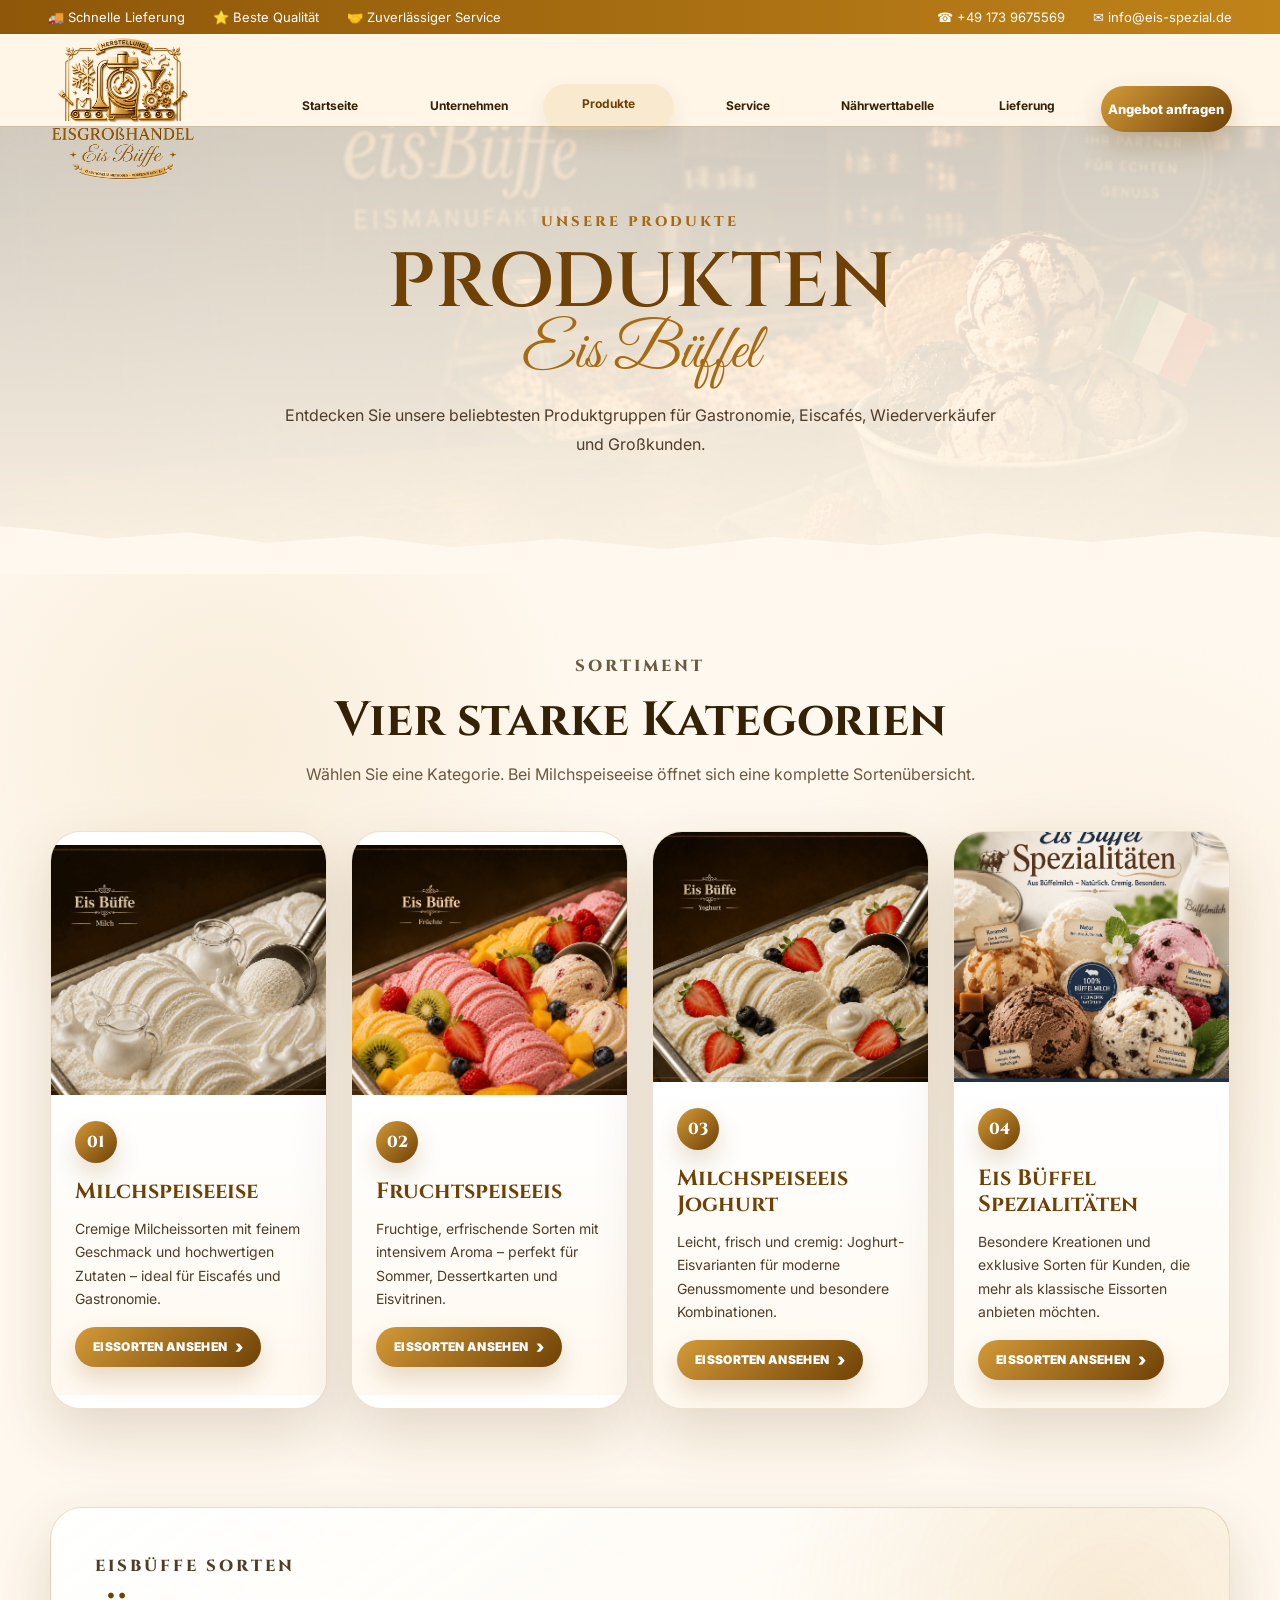
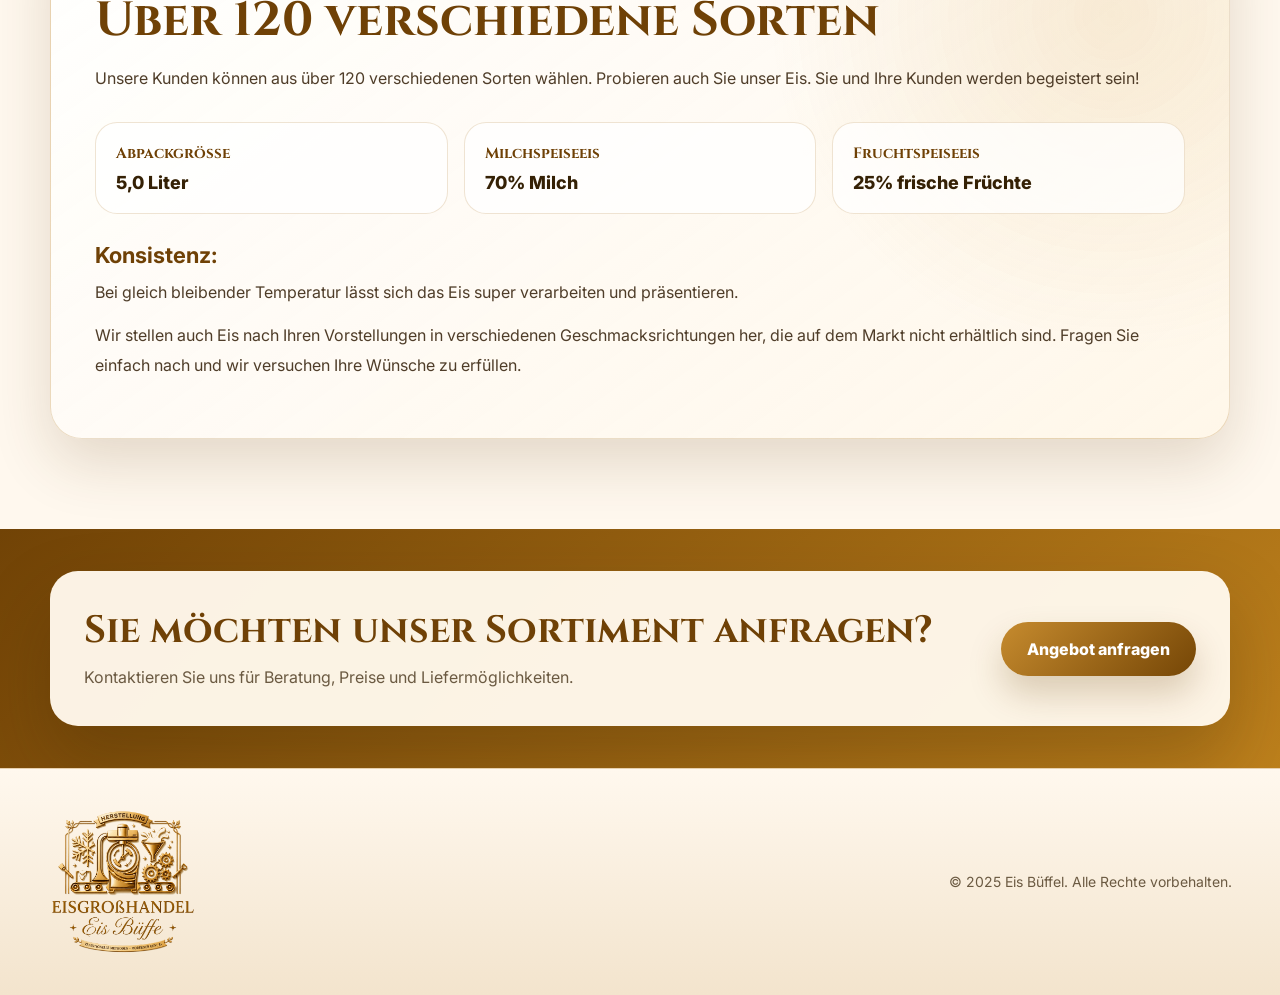
<file: Produkten.index-final-deutsch (1).html>
<!DOCTYPE html>
<html lang="de">
<head>
  <meta charset="UTF-8" />
  <meta name="viewport" content="width=device-width, initial-scale=1.0" />

  <title>Produkten | Eis Büffel</title>
  <meta name="description" content="Eis Büffel Produkten: Milchspeiseeise, Fruchtspeiseeis, Milchspeiseeis Joghurt und Eis Büffel Spezialitäten." />

  <style>
    @import url('https://fonts.googleapis.com/css2?family=Cinzel:wght@500;600;700&family=Great+Vibes&family=Inter:wght@400;500;600;700;800&display=swap');

    :root {
      --gold: #a66a13;
      --gold-2: #d39a38;
      --gold-3: #f0c46d;
      --gold-dark: #6f4106;
      --cream: #fff6e8;
      --cream-2: #f7ead4;
      --brown: #352105;
      --muted: #6b5a42;
      --white: #ffffff;
      --shadow: 0 24px 60px rgba(80, 48, 6, .16);
    }

    * {
      box-sizing: border-box;
      margin: 0;
      padding: 0;
    }

    html {
      scroll-behavior: smooth;
    }

    body {
      background: var(--cream);
      color: var(--brown);
      font-family: Inter, Arial, sans-serif;
      overflow-x: hidden;
    }

    a {
      color: inherit;
      text-decoration: none;
    }

    img {
      display: block;
      max-width: 100%;
    }

    .topbar {
      min-height: 34px;
      background: linear-gradient(90deg, #8e5709, #c0831a);
      color: #fff;
      padding: 0 48px;
      display: flex;
      justify-content: space-between;
      align-items: center;
      gap: 18px;
      font-size: 13px;
    }

    .topbar__left,
    .topbar__right {
      display: flex;
      align-items: center;
      gap: 28px;
      flex-wrap: wrap;
    }

    .navbar {
      height: 92px;
      background: rgba(255, 246, 232, .94);
      backdrop-filter: blur(10px);
      display: grid;
      grid-template-columns: 190px minmax(0, 1fr);
      align-items: center;
      column-gap: 26px;
      padding: 0 48px;
      position: sticky;
      top: 0;
      z-index: 100;
      box-shadow: 0 1px 0 rgba(166, 106, 19, .12);
    }

    .logo {
      display: inline-flex;
      align-items: center;
      width: fit-content;
      user-select: none;
    }

    .logo img {
      width: 150px;
      height: auto;
    }

    .nav-links {
      width: 100%;
      display: grid;
      grid-template-columns: repeat(7, minmax(0, 1fr));
      align-items: center;
      gap: 8px;
      font-size: 12px;
      font-weight: 700;
    }

    .nav-links a {
      width: 100%;
      min-height: 46px;
      padding: 12px 14px;
      text-align: center;
      border-radius: 999px;
      transition: color .25s ease, background .25s ease, box-shadow .25s ease, transform .25s ease;
    }

    .nav-links a:hover,
    .nav-links a.active {
      color: var(--gold-dark);
      background: rgba(211, 154, 56, .14);
      box-shadow: 0 10px 22px rgba(114, 70, 7, .10);
      transform: translateY(-2px);
    }

    .nav-btn {
      display: inline-flex;
      align-items: center;
      justify-content: center;
      border-radius: 999px;
      font-weight: 800;
      background: linear-gradient(135deg, var(--gold-2), var(--gold-dark));
      color: #fff !important;
      padding: 14px 18px;
      font-size: 13px;
      box-shadow: 0 14px 28px rgba(114, 70, 7, .24);
      white-space: nowrap;
    }

    .menu-toggle {
      display: none;
      width: 52px;
      height: 52px;
      border: 1px solid rgba(166,106,19,.24);
      border-radius: 16px;
      background: rgba(255,255,255,.86);
      color: var(--gold-dark);
      font-size: 30px;
      line-height: 1;
      cursor: pointer;
      box-shadow: 0 12px 26px rgba(80,48,6,.12);
      transition: transform .25s ease, background .25s ease;
    }

    .menu-toggle.is-open {
      transform: rotate(90deg);
      background: #fff;
    }

    .products-hero {
      position: relative;
      min-height: 440px;
      display: grid;
      place-items: center;
      text-align: center;
      padding: 86px 24px 116px;
      background:
        linear-gradient(180deg, rgba(255,246,232,.82), rgba(255,246,232,.98)),
        url("assets/hero-bg.png") center / cover no-repeat;
      overflow: hidden;
    }

    .products-hero::after {
      content: "";
      position: absolute;
      left: -2%;
      right: -2%;
      bottom: -1px;
      height: 88px;
      background: #fff8ee;
      clip-path: polygon(
        0 42%, 5% 48%, 10% 58%, 16% 51%, 22% 63%,
        29% 55%, 36% 68%, 44% 58%, 52% 70%, 60% 56%,
        68% 66%, 76% 52%, 84% 62%, 92% 50%, 100% 59%,
        100% 100%, 0 100%
      );
      filter: drop-shadow(0 -10px 18px rgba(80, 48, 6, .04));
    }

    .eyebrow {
      color: var(--gold);
      text-transform: uppercase;
      letter-spacing: 3px;
      font-family: Cinzel, serif;
      font-size: 14px;
      font-weight: 800;
      margin-bottom: 14px;
    }

    .products-hero h1 {
      font-family: Cinzel, serif;
      color: var(--gold-dark);
      font-size: clamp(42px, 6vw, 82px);
      line-height: 1;
      font-weight: 600;
      text-transform: uppercase;
      margin-bottom: 16px;
    }

    .products-hero .brand {
      display: block;
      font-family: "Great Vibes", cursive;
      color: var(--gold);
      font-size: .82em;
      text-transform: none;
      font-weight: 400;
    }

    .products-hero p:last-child {
      max-width: 720px;
      color: #4f3d29;
      line-height: 1.8;
      margin: auto;
      font-size: 16px;
    }

    .products-section {
      padding: 78px 48px 98px;
      background:
        radial-gradient(circle at 18% 18%, rgba(198,145,53,.10), transparent 27%),
        radial-gradient(circle at 86% 42%, rgba(198,145,53,.08), transparent 28%),
        #fff8ee;
    }

    .section-head {
      max-width: 820px;
      margin: 0 auto 42px;
      text-align: center;
    }

    .section-head h2 {
      font-family: Cinzel, serif;
      color: var(--brown);
      font-size: clamp(30px, 4vw, 48px);
      line-height: 1.1;
      margin-bottom: 12px;
    }

    .section-head p {
      color: var(--muted);
      line-height: 1.8;
      font-size: 16px;
    }

    .product-grid {
      max-width: 1180px;
      margin: 0 auto;
      display: grid;
      grid-template-columns: repeat(4, 1fr);
      gap: 24px;
    }

    .product-card {
      position: relative;
      overflow: hidden;
      min-height: 430px;
      border: 0;
      text-align: left;
      border-radius: 30px;
      background: #fff;
      border: 1px solid rgba(166,106,19,.20);
      box-shadow: var(--shadow);
      cursor: pointer;
      font: inherit;
      color: inherit;
      transition: transform .28s ease, box-shadow .28s ease, border-color .28s ease;
    }

    .product-card:hover {
      transform: translateY(-8px);
      border-color: rgba(166,106,19,.42);
      box-shadow: 0 30px 68px rgba(80,48,6,.18);
    }

    .product-card:focus-visible {
      outline: 4px solid rgba(211,154,56,.35);
      outline-offset: 4px;
    }

    .product-card__image {
      height: 250px;
      background: linear-gradient(145deg, #f7ead4, #fff6e8);
      overflow: hidden;
    }

    .product-card__image img {
      width: 100%;
      height: 100%;
      object-fit: cover;
      transition: transform .35s ease;
    }

    .product-card:hover .product-card__image img {
      transform: scale(1.06);
    }

    .product-card__body {
      padding: 26px 24px 28px;
      background: linear-gradient(180deg, rgba(255,255,255,.98), rgba(255,246,232,.72));
      min-height: 180px;
    }

    .product-card__number {
      display: inline-flex;
      align-items: center;
      justify-content: center;
      width: 42px;
      height: 42px;
      border-radius: 50%;
      margin-bottom: 16px;
      background: linear-gradient(135deg, var(--gold-2), var(--gold-dark));
      color: #fff;
      font-family: Cinzel, serif;
      font-weight: 800;
      box-shadow: 0 12px 24px rgba(114,70,7,.18);
    }

    .product-card h3 {
      font-family: Cinzel, serif;
      color: var(--gold-dark);
      font-size: 22px;
      line-height: 1.18;
      margin-bottom: 12px;
    }

    .product-card p {
      color: #4f3d29;
      line-height: 1.68;
      font-size: 14px;
    }

    .product-card__hint {
      display: inline-flex;
      align-items: center;
      justify-content: center;
      min-height: 40px;
      margin-top: 16px;
      padding: 10px 18px;
      border-radius: 999px;
      color: #fff;
      background: linear-gradient(135deg, var(--gold-2), var(--gold-dark));
      font-size: 12px;
      font-weight: 900;
      letter-spacing: .3px;
      text-transform: uppercase;
      box-shadow: 0 12px 24px rgba(114,70,7,.18);
    }

    .product-card__hint::after {
      content: "›";
      font-size: 18px;
      line-height: 1;
      margin-left: 8px;
    }

    .sorten-info {
      padding: 0 48px 90px;
      background: #fff8ee;
    }

    .sorten-info__box {
      max-width: 1180px;
      margin: 0 auto;
      padding: 44px;
      border-radius: 32px;
      background:
        radial-gradient(circle at 90% 20%, rgba(211,154,56,.16), transparent 30%),
        linear-gradient(145deg, rgba(255,255,255,.92), rgba(255,246,232,.76));
      border: 1px solid rgba(166,106,19,.22);
      box-shadow: var(--shadow);
    }

    .sorten-info__box h2 {
      font-family: Cinzel, serif;
      color: var(--gold-dark);
      font-size: clamp(30px, 4vw, 48px);
      line-height: 1.1;
      margin-bottom: 16px;
    }

    .sorten-info__box h3 {
      color: var(--gold-dark);
      font-size: 22px;
      margin: 28px 0 10px;
    }

    .sorten-info__box p {
      color: #4f3d29;
      line-height: 1.85;
      font-size: 16px;
      margin-bottom: 14px;
    }

    .sorten-info__details {
      display: grid;
      grid-template-columns: repeat(3, 1fr);
      gap: 16px;
      margin: 28px 0 12px;
    }

    .sorten-info__details div {
      padding: 20px;
      border-radius: 22px;
      background: rgba(255,255,255,.74);
      border: 1px solid rgba(166,106,19,.18);
    }

    .sorten-info__details strong {
      display: block;
      color: var(--gold-dark);
      font-family: Cinzel, serif;
      font-size: 15px;
      margin-bottom: 8px;
    }

    .sorten-info__details span {
      color: var(--brown);
      font-size: 18px;
      font-weight: 800;
    }

    .product-modal {
      position: fixed;
      inset: 0;
      z-index: 500;
      display: none;
      place-items: center;
      padding: 22px;
      background: rgba(53, 33, 5, .58);
    }

    .product-modal.open {
      display: grid;
      animation: fadeIn .25s ease forwards;
    }

    @keyframes fadeIn {
      from { opacity: 0; }
      to { opacity: 1; }
    }

    .product-modal__box {
      width: min(960px, 100%);
      max-height: 88vh;
      overflow-y: auto;
      border-radius: 30px;
      background:
        radial-gradient(circle at 92% 18%, rgba(211,154,56,.18), transparent 28%),
        linear-gradient(145deg, #ffffff, #fff6e8);
      border: 1px solid rgba(166,106,19,.24);
      box-shadow: 0 36px 90px rgba(23, 13, 2, .34);
      padding: 34px;
      animation: modalIn .28s ease forwards;
    }

    @keyframes modalIn {
      from { opacity: 0; transform: translateY(22px) scale(.96); }
      to { opacity: 1; transform: translateY(0) scale(1); }
    }

    .product-modal__top {
      display: flex;
      justify-content: space-between;
      align-items: flex-start;
      gap: 18px;
      margin-bottom: 20px;
    }

    .product-modal h2 {
      font-family: Cinzel, serif;
      color: var(--gold-dark);
      font-size: clamp(28px, 4vw, 46px);
      line-height: 1.1;
      margin-bottom: 8px;
    }

    .product-modal p {
      color: #4f3d29;
      line-height: 1.85;
      font-size: 16px;
      margin-bottom: 14px;
    }

    .product-modal__close {
      flex: 0 0 auto;
      width: 48px;
      height: 48px;
      border: 0;
      border-radius: 50%;
      cursor: pointer;
      background: linear-gradient(135deg, var(--gold-2), var(--gold-dark));
      color: #fff;
      font-size: 30px;
      line-height: 1;
      box-shadow: 0 14px 28px rgba(114,70,7,.22);
      transition: transform .25s ease;
    }

    .product-modal__close:hover {
      transform: rotate(90deg);
    }

    .modal-sorten-list {
      display: grid;
      grid-template-columns: repeat(4, 1fr);
      gap: 10px;
      margin-top: 22px;
    }

    .modal-sorten-list span {
      min-height: 40px;
      display: flex;
      align-items: center;
      justify-content: center;
      text-align: center;
      padding: 9px 12px;
      border-radius: 999px;
      background: rgba(255,255,255,.82);
      border: 1px solid rgba(166,106,19,.18);
      color: var(--brown);
      font-size: 13px;
      font-weight: 800;
    }

    .cta-band {
      padding: 42px 48px;
      background: linear-gradient(135deg, #714306, #bd801c);
    }

    .cta-box {
      max-width: 1180px;
      margin: auto;
      display: flex;
      justify-content: space-between;
      align-items: center;
      gap: 24px;
      background: rgba(255,248,236,.97);
      border-radius: 28px;
      padding: 34px;
      box-shadow: 0 34px 70px rgba(51,31,4,.25);
    }

    .cta-box h2 {
      font-family: Cinzel, serif;
      color: var(--gold-dark);
      font-size: clamp(24px, 3vw, 38px);
      margin-bottom: 8px;
    }

    .cta-box p {
      color: var(--muted);
      line-height: 1.7;
    }

    .btn {
      display: inline-flex;
      align-items: center;
      justify-content: center;
      min-height: 54px;
      padding: 15px 26px;
      border-radius: 999px;
      color: #fff;
      background: linear-gradient(135deg, #c68b2e, #754606);
      box-shadow: 0 18px 34px rgba(98, 58, 6, .22);
      font-weight: 800;
      white-space: nowrap;
      transition: .25s ease;
    }

    .btn:hover {
      transform: translateY(-3px);
    }

    .footer {
      background: linear-gradient(180deg, #fff8ee 0%, #f3e4cd 100%);
      border-top: 1px solid rgba(166,106,19,.16);
    }

    .footer__inner {
      max-width: 1280px;
      margin: 0 auto;
      padding: 38px 48px;
      display: flex;
      justify-content: space-between;
      align-items: center;
      gap: 24px;
      color: #6b5a42;
      font-size: 14px;
    }

    .footer__inner img {
      width: 150px;
    }

    @media (max-width: 1050px) {
      .topbar {
        display: none;
      }

      .navbar {
        grid-template-columns: 160px 1fr 58px;
        height: 80px;
        padding: 0 22px;
      }

      .logo img {
        width: 118px;
      }

      .menu-toggle {
        display: inline-grid;
        place-items: center;
        justify-self: end;
      }

      .nav-links {
        position: absolute;
        top: 80px;
        left: 22px;
        right: 14px;
        display: flex;
        flex-direction: column;
        gap: 8px;
        background: #fff7eb;
        border: 1px solid rgba(166,106,19,.20);
        border-radius: 22px;
        padding: 18px;
        box-shadow: var(--shadow);
        opacity: 0;
        visibility: hidden;
        transform: translateY(-14px) scale(.98);
        transition: opacity .32s ease, transform .32s ease, visibility .32s ease;
        pointer-events: none;
      }

      .nav-links.open {
        opacity: 1;
        visibility: visible;
        transform: translateY(0) scale(1);
        pointer-events: auto;
      }

      .product-grid {
        grid-template-columns: repeat(2, 1fr);
      }

      .cta-box {
        flex-direction: column;
        align-items: flex-start;
      }
    }

    @media (max-width: 620px) {
      .navbar {
        grid-template-columns: 132px 1fr 58px;
        height: 78px;
        padding: 0 16px;
      }

      .logo img {
        width: 112px;
      }

      .menu-toggle {
        width: 52px;
        height: 52px;
        font-size: 31px;
        justify-self: end;
        margin-right: -4px;
      }

      .nav-links {
        top: 78px;
        left: 16px;
        right: 10px;
      }

      .products-hero {
        min-height: auto;
        padding: 64px 18px 88px;
      }

      .products-hero h1 {
        font-size: clamp(38px, 13vw, 58px);
      }

      .products-section {
        padding: 58px 18px 78px;
      }

      .product-grid {
        grid-template-columns: 1fr;
        gap: 20px;
      }

      .product-card {
        min-height: auto;
        border-radius: 26px;
      }

      .product-card__image {
        height: 230px;
      }

      .sorten-info {
        padding: 0 18px 68px;
      }

      .sorten-info__box {
        padding: 26px;
        border-radius: 26px;
      }

      .sorten-info__details {
        grid-template-columns: 1fr;
      }

      .product-modal {
        padding: 14px;
      }

      .product-modal__box {
        padding: 24px 18px;
        border-radius: 24px;
        max-height: 86vh;
      }

      .modal-sorten-list {
        grid-template-columns: repeat(2, 1fr);
        gap: 8px;
      }

      .modal-sorten-list span {
        font-size: 12px;
        min-height: 36px;
      }

      .cta-band {
        padding: 32px 18px;
      }

      .cta-box {
        padding: 26px;
      }

      .btn {
        width: 100%;
      }

      .footer__inner {
        padding: 30px 22px;
        flex-direction: column;
        align-items: flex-start;
      }
    }
  </style>
</head>

<body>
  <header class="site-header">
    <div class="topbar">
      <div class="topbar__left">
        <span>🚚 Schnelle Lieferung</span>
        <span>⭐ Beste Qualität</span>
        <span>🤝 Zuverlässiger Service</span>
      </div>
      <div class="topbar__right">
        <a href="tel:+491739675569">☎ +49 173 9675569</a>
        <a href="mailto:info@eis-spezial.de">✉ info@eis-spezial.de</a>
      </div>
    </div>

    <nav class="navbar">
      <a class="logo" href="index.html" aria-label="Eis Büffel Startseite">
        <img src="assets/logo.png" alt="Eis Büffel Logo" />
      </a>

      <button class="menu-toggle" type="button" aria-label="Menü öffnen" aria-expanded="false">☰</button>

      <div class="nav-links">
        <a href="index.html">Startseite</a>
        <a href="unternehmen.html">Unternehmen</a>
        <a href="Produkten.index.html" class="active">Produkte</a>
        <a href="service.html">Service</a>
        <a href="naehrwerttabelle.html">Nährwerttabelle</a>
        <a href="index.html#lieferung">Lieferung</a>
        <a href="kontakt.html" class="nav-btn">Angebot anfragen</a>
      </div>
    </nav>
  </header>

  <main>
    <section class="products-hero">
      <div>
        <p class="eyebrow">Unsere Produkte</p>
        <h1>Produkten <span class="brand">Eis Büffel</span></h1>
        <p>
          Entdecken Sie unsere beliebtesten Produktgruppen für Gastronomie,
          Eiscafés, Wiederverkäufer und Großkunden.
        </p>
      </div>
    </section>

    <section class="products-section">
      <div class="section-head">
        <p class="eyebrow">Sortiment</p>
        <h2>Vier starke Kategorien</h2>
        <p>
          Wählen Sie eine Kategorie. Bei Milchspeiseeise öffnet sich eine komplette Sortenübersicht.
        </p>
      </div>

      <div class="product-grid">
        <button class="product-card" type="button" data-modal-target="milchspeiseeiseModal">
          <div class="product-card__image">
            <img src="assets/milchspeiseeis.png" alt="Milchspeiseeise" />
          </div>
          <div class="product-card__body">
            <span class="product-card__number">01</span>
            <h3>Milchspeiseeise</h3>
            <p>
              Cremige Milcheissorten mit feinem Geschmack und hochwertigen Zutaten –
              ideal für Eiscafés und Gastronomie.
            </p>
            <span class="product-card__hint">Eissorten ansehen</span>
          </div>
        </button>

        <button class="product-card" type="button" data-modal-target="fruchtspeiseeisModal">
          <div class="product-card__image">
            <img src="assets/fruchteis.png" alt="Fruchtspeiseeis" />
          </div>
          <div class="product-card__body">
            <span class="product-card__number">02</span>
            <h3>Fruchtspeiseeis</h3>
            <p>
              Fruchtige, erfrischende Sorten mit intensivem Aroma –
              perfekt für Sommer, Dessertkarten und Eisvitrinen.
            </p>
            <span class="product-card__hint">Eissorten ansehen</span>
          </div>
        </button>

        <button class="product-card" type="button" data-modal-target="joghurtModal">
          <div class="product-card__image">
            <img src="assets/joghurt.png" alt="Milchspeiseeis Joghurt" />
          </div>
          <div class="product-card__body">
            <span class="product-card__number">03</span>
            <h3>Milchspeiseeis Joghurt</h3>
            <p>
              Leicht, frisch und cremig: Joghurt-Eisvarianten für moderne Genussmomente
              und besondere Kombinationen.
            </p>
            <span class="product-card__hint">Eissorten ansehen</span>
          </div>
        </button>

        <button class="product-card" type="button" data-modal-target="spezialitaetenModal">
          <div class="product-card__image">
            <img src="assets/spezialitaeten.png" alt="Eis Büffel Spezialitäten" />
          </div>
          <div class="product-card__body">
            <span class="product-card__number">04</span>
            <h3>Eis Büffel Spezialitäten</h3>
            <p>
              Besondere Kreationen und exklusive Sorten für Kunden,
              die mehr als klassische Eissorten anbieten möchten.
            </p>
            <span class="product-card__hint">Eissorten ansehen</span>
          </div>
        </button>
      </div>
    </section>

    <section class="sorten-info">
      <div class="sorten-info__box">
        <p class="eyebrow">eisBüffe Sorten</p>
        <h2>Über 120 verschiedene Sorten</h2>
        <p>
          Unsere Kunden können aus über 120 verschiedenen Sorten wählen.
          Probieren auch Sie unser Eis. Sie und Ihre Kunden werden begeistert sein!
        </p>

        <div class="sorten-info__details">
          <div>
            <strong>Abpackgrösse</strong>
            <span>5,0 Liter</span>
          </div>
          <div>
            <strong>Milchspeiseeis</strong>
            <span>70% Milch</span>
          </div>
          <div>
            <strong>Fruchtspeiseeis</strong>
            <span>25% frische Früchte</span>
          </div>
        </div>

        <h3>Konsistenz:</h3>
        <p>
          Bei gleich bleibender Temperatur lässt sich das Eis super verarbeiten und präsentieren.
        </p>
        <p>
          Wir stellen auch Eis nach Ihren Vorstellungen in verschiedenen Geschmacksrichtungen her,
          die auf dem Markt nicht erhältlich sind. Fragen Sie einfach nach und wir versuchen Ihre Wünsche zu erfüllen.
        </p>
      </div>
    </section>

    <section class="cta-band">
      <div class="cta-box">
        <div>
          <h2>Sie möchten unser Sortiment anfragen?</h2>
          <p>Kontaktieren Sie uns für Beratung, Preise und Liefermöglichkeiten.</p>
        </div>
        <a class="btn" href="kontakt.html">Angebot anfragen</a>
      </div>
    </section>
  </main>

  <footer class="footer">
    <div class="footer__inner">
      <img src="assets/logo.png" alt="Eis Büffel Logo" />
      <p>© 2025 Eis Büffel. Alle Rechte vorbehalten.</p>
    </div>
  </footer>

  <div class="product-modal" id="milchspeiseeiseModal" aria-hidden="true">
    <div class="product-modal__box" role="dialog" aria-modal="true" aria-labelledby="milchspeiseeiseTitle">
      <div class="product-modal__top">
        <div>
          <p class="eyebrow">Milchspeiseeise</p>
          <h2 id="milchspeiseeiseTitle">Milchspeiseeise</h2>
        </div>
        <button class="product-modal__close" type="button" aria-label="Fenster schließen">×</button>
      </div>

      <p>
        Hauptbestandteil ist zu <strong>70% frische Milch</strong>.
        Geschmacklich abgerundet wird es durch nahezu unbegrenzte Zutaten:
      </p>

      <p>
        u. a. Kakao, Kaffee und Schokolade über Nüsse, Nougat bis hin zu Mandeln und Vanille.
      </p>

      <div class="modal-sorten-list">
        <span>Vanille</span>
        <span>Schokolade</span>
        <span>Nuss</span>
        <span>Walnuss</span>
        <span>Stracciatella</span>
        <span>Mokka</span>
        <span>Cappucino</span>
        <span>Marzipan</span>
        <span>Caramel</span>
        <span>Raffaello</span>
        <span>Nutella</span>
        <span>Cookie</span>
        <span>Alpenliebe</span>
        <span>Snikers</span>
        <span>Pistazie</span>
        <span>Tiramisu</span>
        <span>Blau</span>
        <span>Zimt</span>
        <span>After Eight</span>
        <span>Marshmello</span>
        <span>Sandorn</span>
        <span>Bubble Gum</span>
        <span>Zuppa Inglese</span>
        <span>Drachenfrucht</span>
        <span>Holunder</span>
        <span>Kindel (Kinderschokolade)</span>
        <span>Rochere</span>
        <span>Waldmeister</span>
        <span>Sahne Kirsch</span>
        <span>Feige Caramel</span>
        <span>Strudel</span>
        <span>Tofi Caramel</span>
        <span>Kinder Kaunti</span>
        <span>Malaga</span>
      </div>
    </div>
  </div>

  <div class="product-modal" id="fruchtspeiseeisModal" aria-hidden="true">
    <div class="product-modal__box" role="dialog" aria-modal="true" aria-labelledby="fruchtspeiseeisTitle">
      <div class="product-modal__top">
        <div>
          <p class="eyebrow">Fruchtspeiseeis</p>
          <h2 id="fruchtspeiseeisTitle">Fruchtspeiseeis</h2>
        </div>
        <button class="product-modal__close" type="button" aria-label="Fenster schließen">×</button>
      </div>

      <p>
        Beim Fruchtspeiseeis besteht die Basis aus Wasser und sehr vielen frischen Früchten.
      </p>

      <p>
        Der Anteil an frischen Früchten beträgt <strong>23%</strong>.
      </p>

      <div class="modal-sorten-list">
        <span>Melone</span>
        <span>Waldfrucht</span>
        <span>Heidelbeer</span>
        <span>Zitrone</span>
        <span>Kiwi</span>
        <span>Banane</span>
        <span>Pfirsich</span>
        <span>Ananas</span>
        <span>Maracuja</span>
        <span>Aprikose</span>
        <span>Orange</span>
        <span>Limette</span>
        <span>Kirsch Cola</span>
        <span>Orange Cola</span>
        <span>Grüner Apfel</span>
        <span>Kirsch</span>
        <span>Himbeer</span>
        <span>Erdbeer</span>
        <span>Mango</span>
        <span>Traube</span>
        <span>Granatapfel</span>
      </div>
    </div>
  </div>

  <div class="product-modal" id="joghurtModal" aria-hidden="true">
    <div class="product-modal__box" role="dialog" aria-modal="true" aria-labelledby="joghurtTitle">
      <div class="product-modal__top">
        <div>
          <p class="eyebrow">Milchspeiseeis Joghurt</p>
          <h2 id="joghurtTitle">Milchspeiseeis Joghurt</h2>
        </div>
        <button class="product-modal__close" type="button" aria-label="Fenster schließen">×</button>
      </div>

      <p>
        Milchspeiseeis mit Joghurt.
      </p>

      <p>
        <strong>Eis Büffel Joghurt</strong>
      </p>

      <div class="modal-sorten-list">
        <span>Joghurt Natur</span>
        <span>Joghurt Kirsch</span>
        <span>Joghurt Holunder</span>
        <span>Joghurt Pfirsich Maracuja</span>
        <span>Joghurt Zimt</span>
        <span>Joghurt Kiwi</span>
        <span>Joghurt Mango Maracuja</span>
        <span>Joghurt Pflaume</span>
        <span>Joghurt Honig</span>
        <span>Joghurt Gurke</span>
        <span>Joghurt Himbeer</span>
        <span>Joghurt Erdbeer</span>
        <span>Joghurt Waldfrucht</span>
        <span>Joghurt Orange</span>
        <span>Joghurt Heidelbeer</span>
        <span>Joghurt Apfel</span>
        <span>Joghurt Limette</span>
        <span>Joghurt Minze</span>
        <span>Joghurt Tomate</span>
        <span>Joghurt Erdbeer Schoko</span>
      </div>
    </div>
  </div>

  <div class="product-modal" id="spezialitaetenModal" aria-hidden="true">
    <div class="product-modal__box" role="dialog" aria-modal="true" aria-labelledby="spezialitaetenTitle">
      <div class="product-modal__top">
        <div>
          <p class="eyebrow">eisBüffe Spezialitäten</p>
          <h2 id="spezialitaetenTitle">Unsere Spezialitäten</h2>
        </div>
        <button class="product-modal__close" type="button" aria-label="Fenster schließen">×</button>
      </div>

      <p>
        <strong>Büffe Eis (Spezial)</strong>
      </p>

      <div class="modal-sorten-list">
        <span>Vanille - Himbeere</span>
        <span>Vanille - Zimt</span>
        <span>Vanille - Mohn</span>
        <span>Vanille - Krokant</span>
        <span>Milcheis mit karamelisierten Nüssen</span>
        <span>Whisky</span>
        <span>Apfel Zimt</span>
        <span>Rhabarber</span>
        <span>Bananeneis mit Schokosplit</span>
        <span>Käsekuchen</span>
        <span>Schoko - Orange</span>
        <span>Schoko-Chili</span>
        <span>Cheerymania mit Amarenakirsch und Schokoladensplit</span>
        <span>Spekulatius</span>
        <span>Lebkuchen</span>
        <span>Latte Macchiato</span>
        <span>Bratapfel mit Rosinen und Zimt</span>
        <span>Marzipan mit Schokosplit</span>
        <span>Raffaello mit Schokosplit</span>
        <span>Schokolade - Kirsch</span>
        <span>Nuss - Krokant</span>
        <span>Mou</span>
        <span>Karamelsalz</span>
        <span>Catalan</span>
        <span>Pina Colada</span>
        <span>Zartbitterschokolade</span>
        <span>Kuhflecken Vanille Schoko</span>
      </div>
    </div>
  </div>

  <script>
    (function () {
      const menuToggle = document.querySelector('.menu-toggle');
      const navLinks = document.querySelector('.nav-links');

      if (menuToggle && navLinks) {
        menuToggle.addEventListener('click', function () {
          const isOpen = navLinks.classList.toggle('open');
          menuToggle.classList.toggle('is-open', isOpen);
          menuToggle.setAttribute('aria-expanded', isOpen ? 'true' : 'false');
        });
      }

      const openButtons = document.querySelectorAll('[data-modal-target]');

      openButtons.forEach(function (button) {
        button.addEventListener('click', function () {
          const modalId = button.getAttribute('data-modal-target');
          const modal = document.getElementById(modalId);

          if (!modal) return;

          modal.classList.add('open');
          modal.setAttribute('aria-hidden', 'false');
          document.body.style.overflow = 'hidden';
        });
      });

      function closeModal(modal) {
        modal.classList.remove('open');
        modal.setAttribute('aria-hidden', 'true');
        document.body.style.overflow = '';
      }

      document.querySelectorAll('.product-modal').forEach(function (modal) {
        const closeButton = modal.querySelector('.product-modal__close');

        if (closeButton) {
          closeButton.addEventListener('click', function () {
            closeModal(modal);
          });
        }

        modal.addEventListener('click', function (event) {
          if (event.target === modal) {
            closeModal(modal);
          }
        });
      });

      document.addEventListener('keydown', function (event) {
        if (event.key === 'Escape') {
          document.querySelectorAll('.product-modal.open').forEach(closeModal);
        }
      });
    })();
  </script>
</body>
</html>
</file>
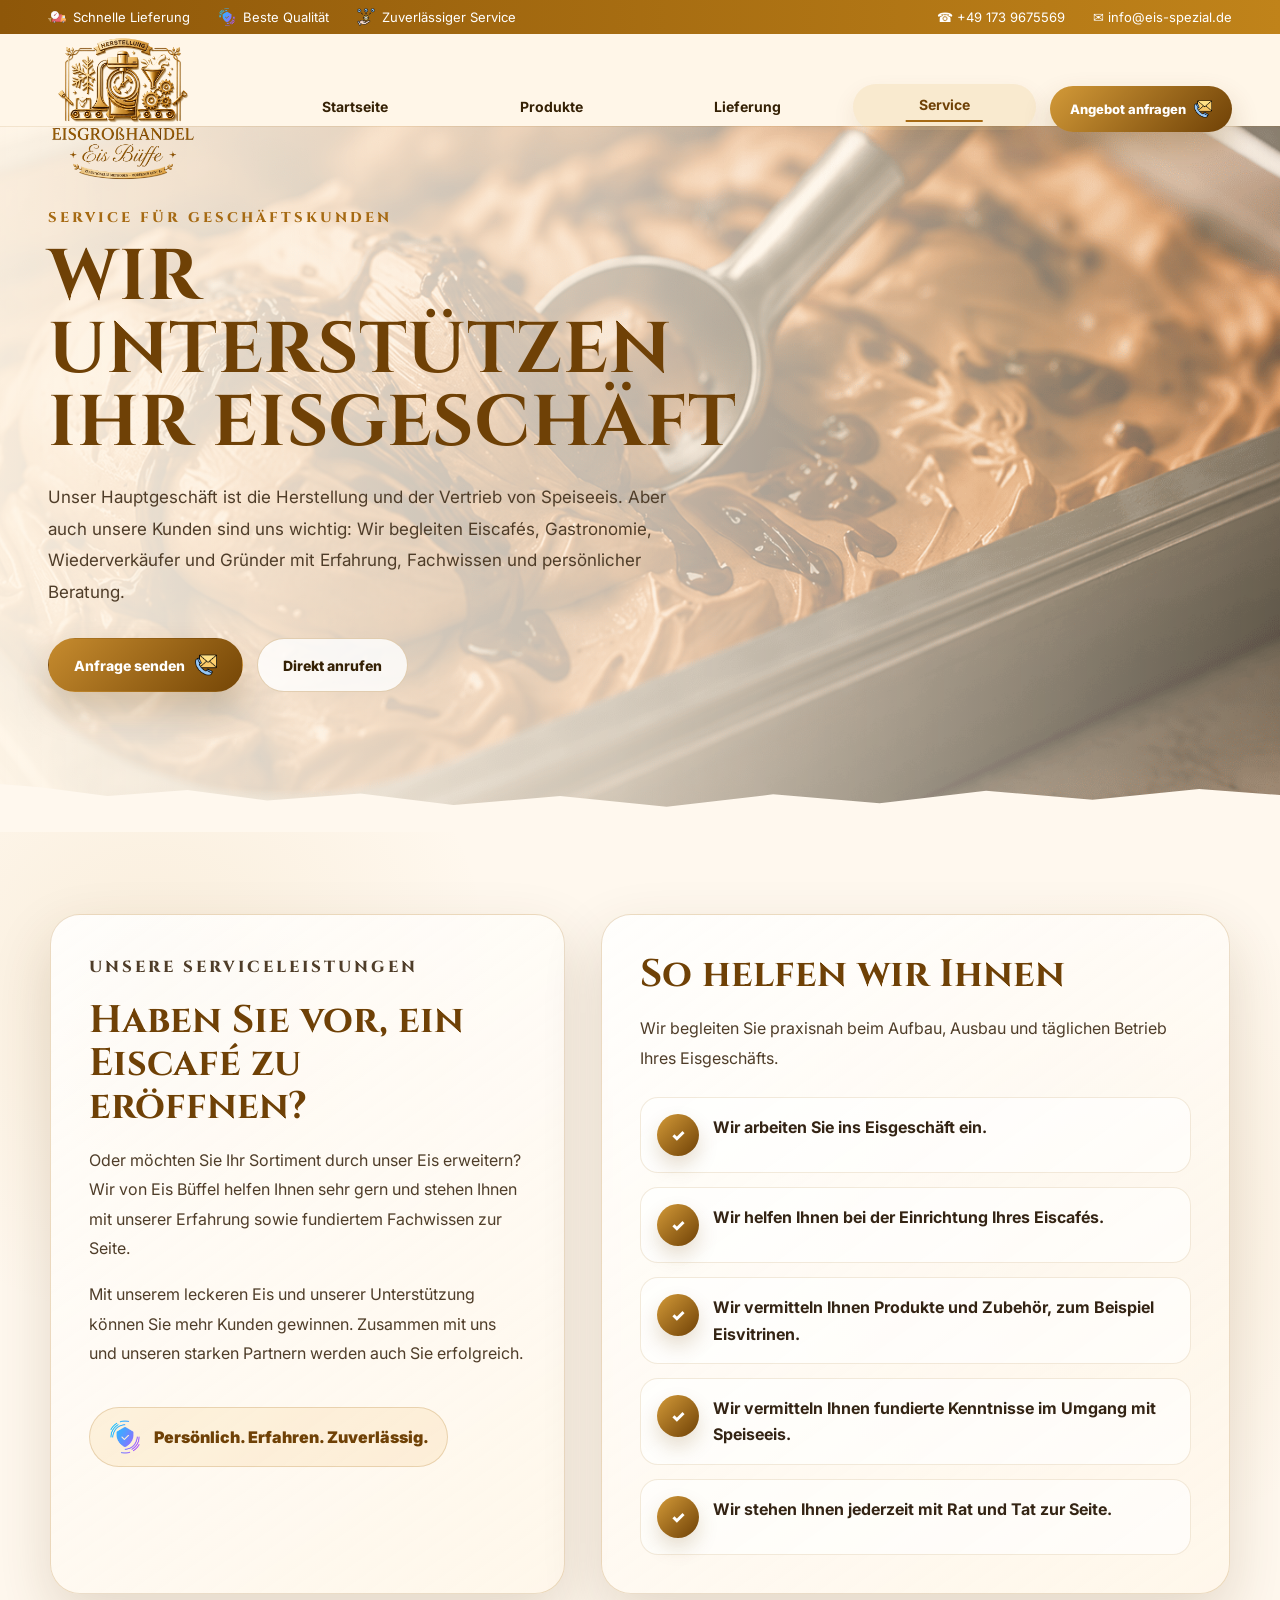
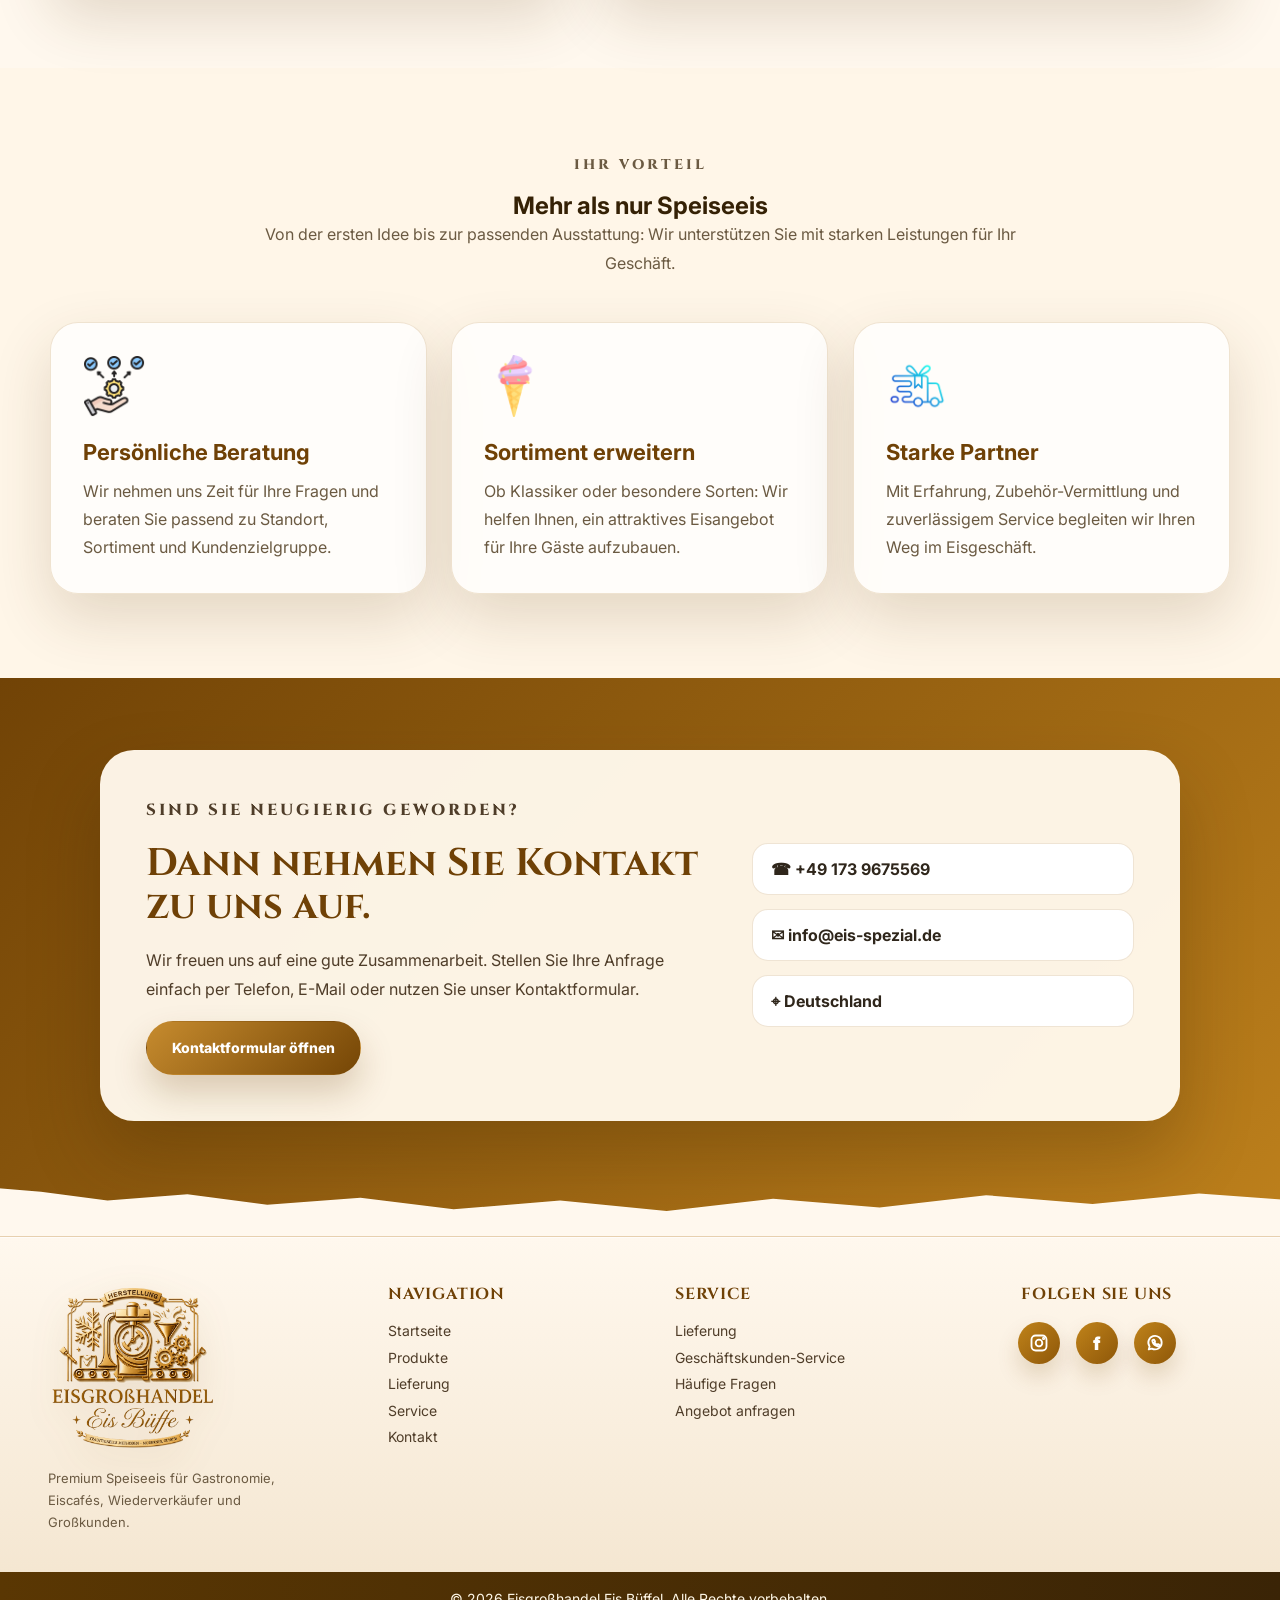
<file: service.html>
<!DOCTYPE html>
<html lang="de">
<head>
  <meta charset="UTF-8" />
  <meta name="viewport" content="width=device-width, initial-scale=1.0" />
  <title>Service für Geschäftskunden | Eis Büffel</title>
  <meta name="description" content="Serviceleistungen für Geschäftskunden, Eiscafés und Gastronomie von Eis Büffel." />

  <!-- SEO + Browser/Google logo image -->
  <meta name="robots" content="index, follow, max-image-preview:large" />
  <meta name="theme-color" content="#a66a13" />
  <link rel="canonical" href="service.html" />
  <link rel="icon" type="image/png" href="assets/logo.png" />
  <link rel="shortcut icon" type="image/png" href="assets/logo.png" />
  <link rel="apple-touch-icon" href="assets/logo.png" />
  <meta property="og:locale" content="de_DE" />
  <meta property="og:type" content="website" />
  <meta property="og:site_name" content="Eis Büffe" />
  <meta property="og:title" content="Service für Geschäftskunden | Eis Büffel" />
  <meta property="og:description" content="Serviceleistungen für Geschäftskunden, Eiscafés und Gastronomie von Eis Büffel." />
  <meta property="og:image" content="assets/logo.png" />
  <meta property="og:image:alt" content="Eis Büffe Logo" />
  <meta name="twitter:card" content="summary_large_image" />
  <meta name="twitter:title" content="Service für Geschäftskunden | Eis Büffel" />
  <meta name="twitter:description" content="Serviceleistungen für Geschäftskunden, Eiscafés und Gastronomie von Eis Büffel." />
  <meta name="twitter:image" content="assets/logo.png" />
  <style>
    @import url('https://fonts.googleapis.com/css2?family=Cinzel:wght@400;500;600;700&family=Great+Vibes&family=Inter:wght@400;500;600;700;800&display=swap');
    @import url('https://fonts.googleapis.com/css2?family=Cormorant+Garamond:wght@500;600;700&family=Homemade+Apple&display=swap');

    :root {
      --gold: #a66a13;
      --gold-2: #d39a38;
      --gold-3: #f0c46d;
      --gold-dark: #6f4106;
      --cream: #fff6e8;
      --cream-2: #f7ead4;
      --brown: #352105;
      --muted: #6b5a42;
      --white: #ffffff;
      --shadow: 0 24px 60px rgba(80, 48, 6, .16);
    }

    * { box-sizing: border-box; margin: 0; padding: 0; }
    html { scroll-behavior: smooth; }
    body {
      width: 100%;
      max-width: 100%;
      background: var(--cream);
      color: var(--brown);
      font-family: Inter, Arial, sans-serif;
      overflow-x: hidden;
    }
    a { color: inherit; text-decoration: none; }
    img { max-width: 100%; display: block; }
    html, body { max-width: 100%; overflow-x: hidden; }

    .topbar {
      min-height: 34px;
      background: linear-gradient(90deg, #8e5709, #c0831a);
      color: #fff;
      padding: 0 48px;
      display: flex;
      justify-content: space-between;
      align-items: center;
      gap: 18px;
      font-size: 13px;
    }
    .topbar__left, .topbar__right { display: flex; gap: 28px; align-items: center; flex-wrap: wrap; }
    .topbar__left span {
      display: inline-flex;
      align-items: center;
      gap: 7px;
      white-space: nowrap;
    }
    .topbar__emoji {
      width: 18px;
      height: 18px;
      object-fit: contain;
      flex: 0 0 auto;
    }

    .navbar {
      height: 92px;
      background: rgba(255, 246, 232, .94);
      backdrop-filter: blur(10px);
      display: grid;
      grid-template-columns: 190px minmax(0, 1fr);
      align-items: center;
      column-gap: 26px;
      padding: 0 48px;
      position: sticky;
      top: 0;
      z-index: 50;
      box-shadow: 0 1px 0 rgba(166, 106, 19, .12);
    }
    .logo { display: inline-flex; align-items: center; width: fit-content; user-select: none; }
    .logo img { width: 150px; height: auto; -webkit-user-drag: none; }

    .nav-links {
      width: 100%;
      display: grid;
      grid-template-columns: repeat(4, minmax(0, 1fr));
      align-items: center;
      gap: 14px;
      font-size: 14px;
      font-weight: 700;
    }
    .nav-links a {
      position: relative;
      width: 100%;
      min-height: 46px;
      padding: 12px 14px;
      text-align: center;
      border-radius: 999px;
      overflow: hidden;
      transition: color .25s ease, background .25s ease, box-shadow .25s ease, transform .25s ease;
    }
    .nav-links a::after {
      content: "";
      width: 0;
      height: 2px;
      background: var(--gold);
      position: absolute;
      left: 50%;
      bottom: 8px;
      transform: translateX(-50%);
      transition: width .25s ease;
    }
    .nav-links a:hover,
    .nav-links a.active {
      color: var(--gold-dark);
      background: rgba(211, 154, 56, .14);
      box-shadow: 0 10px 22px rgba(114, 70, 7, .10);
      transform: translateY(-2px);
    }
    .nav-links a:hover::after,
    .nav-links a.active::after { width: 42%; }
    .nav-links .nav-btn::after { display: none; }

    .menu-toggle { display: none; background: none; border: 0; font-size: 28px; color: var(--gold-dark); cursor: pointer; }
    .nav-btn, .btn {
      display: inline-flex;
      align-items: center;
      justify-content: center;
      border-radius: 999px;
      font-weight: 800;
      transition: .25s;
      white-space: nowrap;
    }
    .nav-btn {
      width: 100%;
      background: linear-gradient(135deg, var(--gold-2), var(--gold-dark));
      color: #fff;
      padding: 14px 18px;
      font-size: 13px;
      box-shadow: 0 14px 28px rgba(114, 70, 7, .24);
    }
    .btn {
      border: 1px solid transparent;
      padding: 15px 25px;
      font-size: 14px;
      min-height: 54px;
    }
    .btn--primary { color: #fff; background: linear-gradient(135deg, #c68b2e, #754606); box-shadow: 0 18px 34px rgba(98, 58, 6, .22); }
    .btn--secondary { background: rgba(255,255,255,.82); border-color: rgba(166,106,19,.30); color: var(--brown); }
    .btn:hover, .nav-btn:hover { transform: translateY(-3px); }
    .nav-btn:hover {
      background: linear-gradient(135deg, var(--gold-3), var(--gold-dark));
      box-shadow: 0 18px 34px rgba(114, 70, 7, .30);
      color: #fff;
    }

    .nav-btn__icon-img {
      width: 18px;
      height: 18px;
      margin-left: 8px;
      object-fit: contain;
      flex: 0 0 auto;
    }
    .btn__icon-img { width: 22px; height: 22px; margin-left: 10px; object-fit: contain; }

    .hero {
      min-height: calc(100vh - 126px);
      position: relative;
      isolation: isolate;
      display: flex;
      align-items: center;
      padding: 54px 48px 74px;
      background:
        linear-gradient(90deg, rgba(255,246,232,.84) 0%, rgba(255,246,232,.42) 43%, rgba(255,246,232,.02) 100%),
        url("assets/hero-bg.png") center right / cover no-repeat;
      overflow: hidden;
    }
    .hero::before {
      content: "";
      position: absolute;
      inset: 0;
      background:
        radial-gradient(circle at 82% 55%, rgba(198,145,53,.14), transparent 31%),
        radial-gradient(circle at 16% 18%, rgba(198,145,53,.10), transparent 24%);
      z-index: -1;
    }

    /* Hero bottom organic wave - same torn/soft movement under the hero image */
    .hero::after {
      content: "";
      position: absolute;
      left: -2%;
      right: -2%;
      bottom: -1px;
      height: 88px;
      background: #fff8ee;
      z-index: 2;
      pointer-events: none;
      clip-path: polygon(
        0 42%, 5% 48%, 10% 58%, 16% 51%, 22% 63%,
        29% 55%, 36% 68%, 44% 58%, 52% 70%, 60% 56%,
        68% 66%, 76% 52%, 84% 62%, 92% 50%, 100% 59%,
        100% 100%, 0 100%
      );
      filter: drop-shadow(0 -10px 18px rgba(80, 48, 6, .04));
    }

    .hero__content { width: 50%; max-width: 690px; z-index: 3; }
    .eyebrow {
      color: var(--gold);
      text-transform: uppercase;
      letter-spacing: 3px;
      font-family: Cinzel, serif;
      font-size: 14px;
      font-weight: 800;
      margin-bottom: 14px;
    }
    .hero h1 {
      font-family: Cinzel, serif;
      text-transform: uppercase;
      color: var(--gold-dark);
      font-size: clamp(46px, 6vw, 88px);
      line-height: .96;
      font-weight: 600;
      letter-spacing: 1px;
      margin-bottom: 22px;
    }
    .brand-line {
      display: flex;
      align-items: center;
      gap: 13px;
      margin-top: 8px;
      text-transform: none;
      font-family: "Great Vibes", cursive;
      color: var(--gold);
      font-size: .82em;
      font-weight: 400;
      letter-spacing: 0;
    }
    .brand-line img {
      width: .58em;
      height: .58em;
      object-fit: contain;
      filter: drop-shadow(0 6px 8px rgba(111,65,6,.18));
    }
    .hero__subtitle {
      font-family: Cinzel, serif;
      color: var(--gold-dark);
      font-weight: 800;
      letter-spacing: 1.3px;
      text-transform: uppercase;
      margin-bottom: 20px;
    }
    .hero__text { max-width: 570px; color: #4f3d29; line-height: 1.85; margin-bottom: 30px; font-size: 15px; }
    .hero__actions { display: flex; gap: 14px; flex-wrap: wrap; margin-bottom: 28px; }

    .experience {
      width: min(410px, 100%);
      display: grid;
      grid-template-columns: 120px 1fr;
      gap: 18px;
      background: rgba(255,255,255,.73);
      border: 1px solid rgba(166,106,19,.20);
      border-radius: 18px;
      padding: 16px;
      box-shadow: var(--shadow);
    }
    .experience__image {
      display: grid;
      place-items: center;
      border-right: 1px solid rgba(166,106,19,.24);
      padding-right: 14px;
    }
    .experience__image img { width: 86px; height: 86px; object-fit: contain; }
    .experience p { font-size: 13px; line-height: 1.65; color: #4c3820; align-self: center; }

    .quality-taste {
      margin-top: -1px;
      padding: 78px 48px 72px;
      background:
        radial-gradient(circle at 18% 20%, rgba(198,145,53,.10), transparent 26%),
        radial-gradient(circle at 86% 42%, rgba(198,145,53,.08), transparent 28%),
        #fff8ee;
    }
    .quality-taste__head {
      max-width: 940px;
      margin: 0 auto 22px;
      text-align: center;
    }
    .quality-taste__head h2 {
      font-family: Cinzel, serif;
      color: var(--brown);
      font-size: clamp(28px, 3.2vw, 42px);
      line-height: 1.08;
      margin-bottom: 10px;
      letter-spacing: .8px;
    }
    .quality-taste__head p {
      color: #1f1a13;
      font-size: 16px;
      line-height: 1.7;
    }
    .taste-cards {
      max-width: 1180px;
      margin: 0 auto 16px;
      display: grid;
      grid-template-columns: repeat(2, 1fr);
      gap: 30px;
    }
    .taste-card {
      overflow: hidden;
      display: grid;
      grid-template-columns: 1.12fr .88fr;
      min-height: 190px;
      background: linear-gradient(145deg, rgba(255,255,255,.82), rgba(255,246,232,.58));
      border: 1px solid rgba(166,106,19,.22);
      border-radius: 28px;
      box-shadow: 0 20px 48px rgba(80,48,6,.10);
      transition: transform .25s ease, box-shadow .25s ease, border-color .25s ease;
    }
    .taste-card:hover {
      transform: translateY(-5px);
      border-color: rgba(166,106,19,.36);
      box-shadow: 0 26px 58px rgba(80,48,6,.14);
    }
    .taste-card__image {
      overflow: hidden;
      border-radius: 26px 0 0 26px;
    }
    .taste-card__image img {
      width: 100%;
      height: 100%;
      min-height: 190px;
      object-fit: cover;
      transition: transform .35s ease;
    }
    .taste-card:hover .taste-card__image img { transform: scale(1.04); }
    .taste-card__content {
      position: relative;
      padding: 28px 60px 26px 26px;
      border-radius: 0 26px 26px 0;
    }
    .taste-card__content h3 {
      font-family: Cinzel, serif;
      color: var(--gold-dark);
      font-size: 26px;
      line-height: 1.12;
      margin-bottom: 14px;
    }
    .taste-card__content p {
      color: #2f261b;
      font-size: 15px;
      line-height: 1.55;
    }
    .taste-card__icon {
      position: absolute;
      top: 22px;
      right: 24px;
      width: 40px;
      height: 40px;
      object-fit: contain;
    }
    .quality-features {
      max-width: 1180px;
      margin: auto;
      display: grid;
      grid-template-columns: repeat(4, 1fr);
      background: linear-gradient(145deg, rgba(255,255,255,.74), rgba(255,246,232,.50));
      border: 1px solid rgba(166,106,19,.22);
      border-radius: 28px;
      box-shadow: 0 20px 48px rgba(80,48,6,.10);
      overflow: hidden;
    }
    .quality-feature {
      display: grid;
      grid-template-columns: 72px 1fr;
      gap: 16px;
      padding: 26px 24px;
      border-right: 1px solid rgba(166,106,19,.16);
      align-items: start;
      transition: background .25s ease, transform .25s ease;
    }
    .quality-feature:hover {
      background: rgba(255,255,255,.48);
      transform: translateY(-3px);
    }
    .quality-feature:last-child { border-right: 0; }
    .quality-feature__icon {
      width: 50px;
      height: 50px;
      object-fit: contain;
      display: block;
    }
    .quality-feature h3 {
      color: var(--brown);
      font-size: 16px;
      margin-bottom: 9px;
    }
    .quality-feature p {
      color: #2f261b;
      font-size: 13px;
      line-height: 1.65;
    }


    .section { padding: 94px 48px; }
    .section-head { max-width: 760px; margin: 0 auto 44px; text-align: center; }
    .section h2 { font-family: Cinzel, serif; color: var(--gold-dark); font-size: clamp(34px, 4vw, 52px); line-height: 1.1; margin-bottom: 16px; }
    .section-head p, .about__content p, .delivery p, .contact p { color: var(--muted); line-height: 1.8; }

    .cards, .steps {
      max-width: 1180px;
      margin: auto;
      display: grid;
      grid-template-columns: repeat(3, 1fr);
      gap: 24px;
    }
    .card, .step {
      background: rgba(255,255,255,.74);
      border: 1px solid rgba(166,106,19,.18);
      border-radius: 25px;
      padding: 32px;
      box-shadow: var(--shadow);
      transition: .25s;
    }
    .card:hover, .step:hover { transform: translateY(-6px); }
    .card__icon {
      width: 64px;
      height: 64px;
      border-radius: 18px;
      background: linear-gradient(135deg, rgba(198,145,53,.22), rgba(255,255,255,.72));
      display: grid;
      place-items: center;
      font-size: 30px;
      margin-bottom: 22px;
    }
    .card h3, .step h3 { color: var(--gold-dark); font-size: 22px; margin-bottom: 12px; }
    .card p, .step p { color: var(--muted); line-height: 1.75; }

    .products {
      padding: 46px 0 0;
    }

    .stats-strip {
      width: 100vw;
      max-width: none;
      margin-left: calc(50% - 50vw);
      margin-right: calc(50% - 50vw);
      background: linear-gradient(180deg, #5a3703 0%, #2f1d02 100%);
      border-radius: 0;
      display: grid;
      grid-template-columns: repeat(3, minmax(0, 1fr));
      color: #fff8e8;
      box-shadow: 0 18px 42px rgba(53, 33, 5, .18);
      overflow: hidden;
      border-top: 1px solid rgba(240,196,109,.28);
      border-bottom: 1px solid rgba(240,196,109,.28);
    }
    .stat-item {
      min-height: 132px;
      display: grid;
      grid-template-columns: 68px 1fr;
      align-items: center;
      gap: 14px;
      padding: 18px 28px;
      position: relative;
    }
    .stat-item:not(:last-child)::after {
      content: "";
      position: absolute;
      right: 0;
      top: 22px;
      bottom: 22px;
      width: 1px;
      background: rgba(240,196,109,.36);
    }
    .stat-icon {
      width: 62px;
      height: 62px;
      object-fit: contain;
      opacity: 1;
      filter: none;
    }
    .stat-content strong {
      display: block;
      font-family: Cinzel, serif;
      color: var(--gold-3);
      font-size: clamp(26px, 2.2vw, 38px);
      line-height: .98;
      margin-bottom: 7px;
      letter-spacing: .5px;
      white-space: nowrap;
    }
    .stat-content span {
      display: block;
      font-size: 11px;
      font-weight: 800;
      letter-spacing: .8px;
      text-transform: uppercase;
      color: #fff6dc;
      margin-bottom: 9px;
    }
    .stat-content p {
      font-size: 11px;
      line-height: 1.55;
      color: rgba(255,255,255,.86);
    }


    .about {
      background: linear-gradient(180deg, #fff8ee, #f7ead4);
      display: grid;
      grid-template-columns: 1fr 1fr;
      gap: 54px;
      align-items: center;
    }
    .about__image img { border-radius: 34px; box-shadow: var(--shadow); min-height: 420px; object-fit: cover; }
    .about__content { max-width: 630px; }
    .about__content ul { list-style: none; margin-top: 22px; }
    .about__content li { padding: 12px 0 12px 34px; position: relative; color: #4c3820; }
    .about__content li::before { content: "✓"; position: absolute; left: 0; color: var(--gold); font-weight: 900; }

    .about-banner-wrap {
      padding: 32px 48px;
      background: linear-gradient(180deg, #fff8ee, #f7ead4);
    }

    .about-banner {
      max-width: 1280px;
      margin: 0 auto;
      min-height: 330px;
      display: grid;
      grid-template-columns: minmax(0, 2.15fr) minmax(270px, .9fr);
      align-items: stretch;
      overflow: hidden;
      border-radius: 0 0 8px 8px;
      background: #fbf3e8;
      border: 1px solid rgba(166,106,19,.14);
      box-shadow: 0 18px 44px rgba(80,48,6,.08);
    }

    .about-banner__text {
      min-height: 330px;
      padding: 44px 46px 38px;
      display: flex;
      flex-direction: column;
      justify-content: center;
      background:
        linear-gradient(90deg, rgba(255,246,232,.96) 0%, rgba(255,246,232,.78) 42%, rgba(255,246,232,.34) 100%),
        url("assets/upper-image.png") center / cover no-repeat;
    }

    .about-banner__text h2,
    .about-banner__contact h3 {
      font-family: Cinzel, serif;
      color: var(--brown);
      font-size: 24px;
      letter-spacing: 1px;
      margin-bottom: 14px;
      text-transform: uppercase;
    }

    .about-banner__text p {
      max-width: 455px;
      color: #2c2117;
      font-size: 14px;
      line-height: 1.7;
      margin-bottom: 8px;
    }

    .about-signature {
      font-family: "Great Vibes", cursive;
      color: var(--gold);
      font-size: 42px;
      margin-top: 12px;
    }

    .about-banner__image {
      display: none;
    }

    .about-banner__contact {
      padding: 44px 36px;
      background: #fbf3e8;
      display: flex;
      flex-direction: column;
      justify-content: center;
      gap: 14px;
      border-left: 1px solid rgba(166,106,19,.16);
    }

    .about-banner__contact a,
    .about-banner__contact span {
      color: #2f261b;
      font-size: 15px;
    }

    .about-banner__btn {
      margin-top: 10px;
      width: fit-content;
      background: linear-gradient(135deg, #c0831a, #8e5709);
      color: #fff !important;
      padding: 15px 28px;
      border-radius: 6px;
      font-weight: 800;
      box-shadow: 0 12px 26px rgba(114,70,7,.18);
    }

    .delivery { background: radial-gradient(circle at 16% 20%, rgba(198,145,53,.12), transparent 25%), var(--cream); }
    .step span { font-family: Cinzel, serif; font-size: 42px; color: rgba(166,106,19,.33); font-weight: 700; }

    .delivery .step {
      opacity: .9;
      transform: translateY(18px) scale(.99);
      transition: opacity .55s ease, transform .55s ease;
    }
    .delivery .step.show {
      opacity: 1;
      transform: translateY(0) scale(1);
    }
    .delivery .step:nth-child(1) { transition-delay: .04s; }
    .delivery .step:nth-child(2) { transition-delay: .22s; }
    .delivery .step:nth-child(3) { transition-delay: .40s; }



    /* Soft page opening and light gradual section reveal */
    body {
      opacity: .96;
      transform: translateY(4px);
      transition: opacity .38s ease, transform .38s ease;
    }
    body.page-loaded {
      opacity: 1;
      transform: translateY(0);
    }
    .reveal-on-scroll {
      opacity: .92;
      transform: translateY(14px);
      transition: opacity .55s ease, transform .55s ease;
      will-change: opacity, transform;
    }
    .reveal-on-scroll.reveal-visible {
      opacity: 1;
      transform: translateY(0);
    }
    .reveal-delay-1 { transition-delay: .04s; }
    .reveal-delay-2 { transition-delay: .08s; }
    .reveal-delay-3 { transition-delay: .12s; }
    .reveal-delay-4 { transition-delay: .16s; }
    .reveal-delay-5 { transition-delay: .20s; }

    @media (prefers-reduced-motion: reduce) {
      html { scroll-behavior: auto; }
      body,
      .reveal-on-scroll,
      .delivery .step {
        opacity: 1 !important;
        transform: none !important;
        transition: none !important;
      }
    }

    .contact { background: linear-gradient(135deg, #714306, #bd801c); }
    .contact__box {
      max-width: 1180px;
      margin: auto;
      background: rgba(255,248,236,.97);
      border-radius: 34px;
      padding: 44px;
      display: grid;
      grid-template-columns: .85fr 1.15fr;
      gap: 40px;
      box-shadow: 0 34px 70px rgba(51,31,4,.25);
    }
    .contact-form { display: grid; grid-template-columns: 1fr 1fr; gap: 14px; }
    .contact-form input, .contact-form textarea {
      width: 100%;
      border: 1px solid rgba(166,106,19,.24);
      background: #fff;
      border-radius: 15px;
      padding: 16px;
      font: inherit;
      outline: none;
    }
    .contact-form input:focus, .contact-form textarea:focus { border-color: rgba(166,106,19,.58); box-shadow: 0 0 0 4px rgba(198,145,53,.12); }
    .contact-form textarea { grid-column: 1 / -1; min-height: 130px; resize: vertical; }
    .contact-form button { border: none; cursor: pointer; }
    .footer {
      background: linear-gradient(180deg, #fff8ee 0%, #f3e4cd 100%);
      color: var(--brown);
      border-top: 1px solid rgba(166,106,19,.16);
      box-shadow: inset 0 1px 0 rgba(255,255,255,.65);
    }
    .footer__inner {
      max-width: 1280px;
      margin: 0 auto;
      padding: 46px 48px 38px;
      display: grid;
      grid-template-columns: 1.1fr .9fr .9fr 1fr;
      gap: 42px;
      align-items: start;
    }
    .footer__brand {
      display: flex;
      flex-direction: column;
      align-items: flex-start;
      gap: 14px;
    }
    .footer__logo {
      width: 170px;
      height: auto;
      filter: drop-shadow(0 10px 18px rgba(111,65,6,.12));
    }
    .footer__text {
      max-width: 260px;
      color: #6b5a42;
      font-size: 13px;
      line-height: 1.7;
    }
    .footer__col h3,
    .footer__social h3 {
      font-family: Cinzel, serif;
      color: var(--gold-dark);
      font-size: 16px;
      letter-spacing: .8px;
      text-transform: uppercase;
      margin-bottom: 13px;
    }
    .footer__col a {
      display: block;
      width: fit-content;
      color: #4f3d29;
      font-size: 14px;
      line-height: 1.9;
      transition: .25s;
    }
    .footer__col a:hover {
      color: var(--gold);
      transform: translateX(4px);
    }
    .footer__social {
      display: flex;
      flex-direction: column;
      align-items: center;
      text-align: center;
    }
    .footer__icons {
      display: flex;
      align-items: center;
      justify-content: center;
      gap: 16px;
      margin-top: 4px;
    }
    .footer__icon {
      width: 42px;
      height: 42px;
      border-radius: 50%;
      display: inline-flex;
      align-items: center;
      justify-content: center;
      background: linear-gradient(135deg, #c0831a, #8e5709);
      color: #fff;
      font-weight: 900;
      font-size: 18px;
      box-shadow: 0 12px 22px rgba(114,70,7,.18);
      transition: .25s;
    }
    .footer__icon svg {
      width: 20px;
      height: 20px;
      fill: none;
      stroke: currentColor;
      stroke-width: 2.2;
      stroke-linecap: round;
      stroke-linejoin: round;
    }
    .footer__icon:hover {
      transform: translateY(-4px);
      box-shadow: 0 16px 28px rgba(114,70,7,.25);
    }
    .footer__bottom {
      padding: 18px 24px;
      text-align: center;
      color: #fff8e8;
      background: linear-gradient(90deg, #5a3703, #3a2406);
      font-size: 14px;
    }

    @media (max-width: 1050px) {
      .topbar { display: none; }
      .navbar { grid-template-columns: 160px 1fr 54px; height: 80px; padding: 0 22px; }
      .logo img { width: 118px; }
      .menu-toggle { display: block; justify-self: end; }
      .nav-links > .nav-btn { display: inline-flex; }
      .nav-links {
        position: absolute;
        top: 80px;
        left: 22px;
        right: 22px;
        display: none;
        flex-direction: column;
        gap: 4px;
        background: #fff7eb;
        border: 1px solid rgba(166,106,19,.20);
        border-radius: 20px;
        padding: 18px;
        box-shadow: var(--shadow);
      }
      .nav-links.open { display: flex; }
      .hero { min-height: auto; padding: 78px 24px; background-position: center; }
      .hero__content { width: 100%; max-width: 690px; }
      .cards, .steps, .about, .contact__box, .taste-cards, .quality-features, .stats-strip { grid-template-columns: 1fr; }
      .footer__inner { grid-template-columns: repeat(2, 1fr); gap: 30px; padding: 42px 24px; }
      .footer__social { align-items: flex-start; text-align: left; }
      .footer__icons { justify-content: flex-start; }
      .quality-taste { padding: 76px 24px 66px; }
      .taste-card { grid-template-columns: 1fr; border-radius: 26px; }
      .taste-card__image { border-radius: 24px 24px 0 0; }
      .taste-card__content { border-radius: 0 0 24px 24px; }
      .stats-strip { width: 100vw; border-radius: 0; margin-left: calc(50% - 50vw); margin-right: calc(50% - 50vw); }
      .stat-item { min-height: 110px; padding: 16px 24px; }
      .stat-item:not(:last-child)::after { top: auto; left: 24px; right: 24px; bottom: 0; width: auto; height: 1px; }
      .quality-feature { border-right: 0; border-bottom: 1px solid rgba(166,106,19,.18); }
      .quality-feature:last-child { border-bottom: 0; }
      .section { padding: 72px 24px; }
      .products { padding: 34px 0 0; }
      .about-banner-wrap { padding: 28px 24px; }
      .about-banner { grid-template-columns: 1fr; }
      .about-banner__text {
        min-height: 340px;
        background:
          linear-gradient(180deg, rgba(255,246,232,.94) 0%, rgba(255,246,232,.76) 58%, rgba(255,246,232,.42) 100%),
          url("assets/upper-image.png") center / cover no-repeat;
      }
      .about-banner__contact { border-left: 0; border-top: 1px solid rgba(166,106,19,.16); }
    }

    @media (max-width: 620px) {
      .hero { padding: 64px 20px; }
      .hero h1 { font-size: 42px; }
      .brand-line { gap: 8px; }
      .experience { grid-template-columns: 1fr; }
      .experience__image { border-right: none; border-bottom: 1px solid rgba(166,106,19,.24); padding: 0 0 12px; }
      .contact-form { grid-template-columns: 1fr; }
      .contact__box { padding: 28px; }
      .about-banner-wrap { padding: 24px 16px; }
      .about-banner__text, .about-banner__contact { padding: 26px 22px; }
      .about-banner__text h2, .about-banner__contact h3 { font-size: 21px; }
      .about-signature { font-size: 36px; }
      .taste-card__content { padding: 24px 54px 24px 22px; }
      .quality-feature { grid-template-columns: 56px 1fr; padding: 22px 18px; }
      .stat-item { grid-template-columns: 66px 1fr; min-height: 132px; padding: 22px 18px; }
      .stat-icon { width: 60px; height: 60px; }
      .quality-feature__icon { width: 42px; height: 42px; }
      .footer__inner { grid-template-columns: 1fr; gap: 26px; padding: 38px 22px; }
      .footer__logo { width: 145px; }
      .footer__social { align-items: flex-start; text-align: left; }
      .footer__bottom { font-size: 13px; }
    }


    /* Complete mobile hero correction: clear image, bigger text, balanced layout on phones */
    /* Mobile hero uses a separate image: assets/hero-mobile.png */
    @media (max-width: 768px) {
      body { min-width: 0; }

      .topbar { display: none; }

      .navbar {
        grid-template-columns: 140px 1fr 46px;
        height: 78px;
        padding: 0 18px;
      }

      .logo img { width: 116px; }
      .menu-toggle { display: block; justify-self: end; }
      .nav-links > .nav-btn { display: inline-flex; }

      .nav-links {
        position: absolute;
        top: 78px;
        left: 16px;
        right: 16px;
        display: none;
        flex-direction: column;
        gap: 8px;
        background: #fff7eb;
        border: 1px solid rgba(166,106,19,.20);
        border-radius: 20px;
        padding: 18px;
        box-shadow: var(--shadow);
      }

      .nav-links.open { display: flex; }

      .hero {
        min-height: auto;
        padding: 0 20px 56px;
        align-items: flex-start;
        background:
          linear-gradient(180deg,
            rgba(255,246,232,.04) 0%,
            rgba(255,246,232,.16) 38%,
            rgba(255,246,232,.80) 58%,
            #fff6e8 76%,
            #fff6e8 100%),
          url("assets/hero-mobile.png") center top / auto clamp(330px, 72vw, 470px) no-repeat;
      }

      .hero::before {
        background:
          radial-gradient(circle at 50% 18%, rgba(198,145,53,.17), transparent 38%),
          radial-gradient(circle at 18% 82%, rgba(198,145,53,.12), transparent 34%);
      }

      .hero::after {
        height: 54px;
        clip-path: polygon(
          0 38%, 8% 54%, 17% 45%, 27% 62%, 39% 50%,
          51% 67%, 64% 49%, 77% 61%, 89% 46%, 100% 58%,
          100% 100%, 0 100%
        );
      }

      .hero__content {
        width: 100%;
        max-width: 590px;
        margin: 0 auto;
        padding-top: clamp(300px, 70vw, 430px);
        position: relative;
        z-index: 3;
      }

      .eyebrow {
        font-size: 14px;
        letter-spacing: 2.6px;
        margin-bottom: 12px;
      }

      .hero h1 {
        font-size: clamp(52px, 15.5vw, 78px);
        line-height: .94;
        margin-bottom: 18px;
      }

      .brand-line {
        justify-content: flex-start;
        gap: 10px;
      }

      .brand-line img {
        width: .58em;
        height: .58em;
      }

      .hero__subtitle {
        font-size: 16px;
        line-height: 1.42;
        margin-bottom: 14px;
        letter-spacing: 1.1px;
      }

      .hero__text {
        max-width: 100%;
        font-size: 16px;
        line-height: 1.78;
        margin-bottom: 22px;
      }

      .hero__actions {
        gap: 12px;
        margin-bottom: 20px;
      }

      .hero__actions .btn {
        width: 100%;
        min-height: 56px;
        padding: 15px 20px;
        font-size: 15px;
      }

      .experience {
        width: 100%;
        grid-template-columns: 86px 1fr;
        gap: 14px;
        padding: 14px;
        border-radius: 18px;
      }

      .experience__image {
        border-right: 1px solid rgba(166,106,19,.24);
        border-bottom: 0;
        padding: 0 12px 0 0;
      }

      .experience__image img { width: 68px; height: 68px; }
      .experience p { font-size: 14px; line-height: 1.62; }
    }

    @media (max-width: 520px) {
      .hero {
        padding-left: 18px;
        padding-right: 18px;
        padding-bottom: 52px;
        background:
          linear-gradient(180deg,
            rgba(255,246,232,.02) 0%,
            rgba(255,246,232,.15) 36%,
            rgba(255,246,232,.84) 60%,
            #fff6e8 78%,
            #fff6e8 100%),
          url("assets/hero-mobile.png") center top / auto clamp(300px, 86vw, 390px) no-repeat;
      }

      .hero__content { padding-top: clamp(285px, 82vw, 380px); }
      .hero h1 { font-size: clamp(48px, 16vw, 66px); }
      .hero__subtitle { font-size: 15px; }
      .hero__text { font-size: 15px; }
    }

    @media (max-width: 420px) {
      .hero {
        padding-left: 16px;
        padding-right: 16px;
        background:
          linear-gradient(180deg,
            rgba(255,246,232,.00) 0%,
            rgba(255,246,232,.16) 35%,
            rgba(255,246,232,.88) 62%,
            #fff6e8 80%,
            #fff6e8 100%),
          url("assets/hero-mobile.png") center top / auto clamp(280px, 92vw, 355px) no-repeat;
      }

      .hero__content { padding-top: clamp(265px, 88vw, 350px); }
      .hero h1 { font-size: clamp(44px, 17vw, 60px); }
      .brand-line { gap: 8px; }
      .brand-line img { width: .54em; height: .54em; }
      .experience { grid-template-columns: 76px 1fr; }
      .experience__image img { width: 60px; height: 60px; }
    }


    /* About section copied from the first design: photo card + handwritten note + Italy mark */
    .heritage-about {
      padding: 54px 48px 58px;
      background: #eee8df;
      position: relative;
      overflow: hidden;
    }

    .heritage-about::before {
      content: "";
      position: absolute;
      inset: 0;
      background:
        radial-gradient(circle at 20% 28%, rgba(166,106,19,.06), transparent 28%),
        radial-gradient(circle at 82% 48%, rgba(111,65,6,.06), transparent 30%);
      pointer-events: none;
    }

    .heritage-about__grid {
      max-width: 1280px;
      margin: 0 auto;
      display: grid;
      grid-template-columns: .95fr 1.05fr;
      gap: 80px;
      align-items: center;
      position: relative;
      z-index: 1;
    }

    .heritage-photo-note {
      display: grid;
      grid-template-columns: 95px 1fr;
      gap: 24px;
      align-items: center;
    }

    .heritage-hand-text {
      font-family: "Homemade Apple", cursive;
      color: #5e4d41;
      font-size: 19px;
      line-height: 1.5;
      text-align: center;
      transform: rotate(-8deg);
    }

    .heritage-hand-text span {
      display: block;
      color: #b85f45;
      font-size: 28px;
      margin-top: 8px;
    }

    .heritage-family-photo {
      position: relative;
      min-height: 340px;
      background: url("assets/anfe.png") center / cover no-repeat, #e5e0d6;
      border: 14px solid #fff;
      box-shadow: 0 24px 60px rgba(80, 48, 6, .16);
      transform: rotate(-4deg);
    }

    .heritage-family-photo::before {
      content: "";
      position: absolute;
      left: 22px;
      top: -30px;
      width: 120px;
      height: 32px;
      background: #718064;
      opacity: .72;
      transform: rotate(-8deg);
    }

    .heritage-badge {
      position: absolute;
      right: -34px;
      bottom: -22px;
      width: 104px;
      height: 104px;
      border-radius: 50%;
      background: #b85f45;
      color: #fff;
      display: grid;
      place-items: center;
      text-align: center;
      font-size: 12px;
      line-height: 1.35;
      box-shadow: 0 14px 30px rgba(88,54,38,.20);
    }

    .heritage-badge strong { font-size: 15px; }

    .heritage-copy {
      position: relative;
      min-height: 390px;
      padding-right: 240px;
      isolation: isolate;
    }

    .heritage-copy::after {
      content: none;
      display: none;
    }

    .heritage-kicker {
      text-transform: uppercase;
      letter-spacing: 3px;
      color: #243329;
      font-weight: 900;
      font-size: 13px;
      margin-bottom: 18px;
    }

    .heritage-title {
      max-width: 610px;
      font-family: "Cormorant Garamond", serif;
      color: #18251b;
      font-size: clamp(42px, 4.3vw, 64px);
      line-height: 1;
      font-weight: 700;
      letter-spacing: .2px;
      margin-bottom: 24px;
    }

    .heritage-title::after {
      content: "";
      display: block;
      width: 78px;
      height: 2px;
      background: #b85f45;
      margin-top: 24px;
    }

    .heritage-title .heritage-flag {
      display: inline-flex;
      width: 70px;
      height: 42px;
      margin-left: 16px;
      vertical-align: middle;
      border: 3px solid #fff;
      border-radius: 8px;
      background: linear-gradient(90deg, #178b4a 0 33.333%, #ffffff 33.333% 66.666%, #d22f27 66.666% 100%);
      box-shadow: 0 12px 24px rgba(80,48,6,.16);
      transform: rotate(-4deg) translateY(-4px);
      position: relative;
    }

    .heritage-title .heritage-flag::before {
      content: "";
      position: absolute;
      left: -10px;
      top: -8px;
      width: 4px;
      height: 62px;
      border-radius: 999px;
      background: linear-gradient(180deg, #7b5a34, #3f2a13);
      box-shadow: 0 8px 14px rgba(80,48,6,.18);
    }

    .heritage-kicker,
    .heritage-title,
    .heritage-copy p:not(.heritage-kicker),
    .heritage-btn {
      position: relative;
      z-index: 2;
    }

    .heritage-copy p:not(.heritage-kicker) {
      max-width: 620px;
      color: #3f473f;
      line-height: 1.85;
      font-size: 17px;
      margin-bottom: 26px;
    }

    .heritage-btn {
      display: inline-flex;
      align-items: center;
      justify-content: center;
      min-height: 58px;
      padding: 0 34px;
      border-radius: 4px;
      border: 1px solid #c8b9aa;
      color: #18251b;
      background: transparent;
      font-size: 13px;
      font-weight: 900;
      letter-spacing: .8px;
      text-transform: uppercase;
      transition: .25s ease;
    }

    .heritage-btn:hover {
      background: #fff;
      transform: translateY(-3px);
    }

    .heritage-italy-map {
      position: absolute;
      right: 10px;
      top: -4px;
      width: 255px;
      height: auto;
      max-height: 325px;
      object-fit: contain;
      opacity: .34;
      z-index: 1;
      pointer-events: none;
      filter: none;
    }

    .heritage-italy-label {
      position: absolute;
      right: 32px;
      bottom: 22px;
      font-family: "Homemade Apple", cursive;
      font-size: 18px;
      line-height: 1.5;
      transform: rotate(-7deg);
      color: #473c34;
      text-align: center;
    }

    .heritage-italy-label b {
      font-family: Inter, sans-serif;
      color: #b85f45;
      font-size: 25px;
      letter-spacing: 8px;
    }

    @media (max-width: 1050px) {
      .heritage-about { padding: 44px 24px 54px; }
      .heritage-about__grid { grid-template-columns: 1fr; gap: 56px; }
      .heritage-copy { padding-right: 0; min-height: auto; }
      .heritage-italy-map,
      .heritage-italy-label {
        position: relative;
        right: auto;
        top: auto;
        bottom: auto;
        display: block;
        margin-top: 24px;
      }
      .heritage-italy-map { width: 210px; height: 250px; opacity: .42; }
      .heritage-italy-label { width: fit-content; margin-left: auto; margin-right: 30px; }
    }

    @media (max-width: 620px) {
      .heritage-about { padding: 38px 20px 48px; }
      .heritage-photo-note { grid-template-columns: 1fr; gap: 22px; }
      .heritage-hand-text { text-align: left; transform: rotate(-5deg); }
      .heritage-family-photo { min-height: 260px; transform: none; border-width: 10px; }
      .heritage-badge { right: -10px; bottom: -18px; width: 86px; height: 86px; }
      .heritage-title { font-size: clamp(36px, 12vw, 48px); }
      .heritage-copy p:not(.heritage-kicker) { font-size: 15px; }
    }

    @media (max-width: 620px) {
      .heritage-title .heritage-flag {
        width: 54px;
        height: 32px;
        margin-left: 10px;
        border-width: 2px;
        transform: rotate(-4deg) translateY(-2px);
      }
      .heritage-title .heritage-flag::before {
        left: -8px;
        top: -6px;
        width: 3px;
        height: 48px;
      }
    }


    /* Mobile hero: use full mobile image without cropping from the right */
    @media (max-width: 768px) {
      .hero {
        min-height: calc(100vh - 78px);
        padding: 46px 18px 58px;
        align-items: center;
        background-color: #fff6e8;
        background-image:
          linear-gradient(90deg, rgba(255,246,232,.90) 0%, rgba(255,246,232,.58) 48%, rgba(255,246,232,.05) 100%),
          url("assets/hero-mobile.png");
        background-position: center top, center top;
        background-size: 100% auto, 100% auto;
        background-repeat: no-repeat, no-repeat;
      }

      .hero::before {
        background:
          radial-gradient(circle at 82% 55%, rgba(198,145,53,.14), transparent 31%),
          radial-gradient(circle at 16% 18%, rgba(198,145,53,.10), transparent 24%);
      }

      .hero::after {
        height: 58px;
      }

      .hero__content {
        width: 56%;
        max-width: 420px;
        margin: 0;
        padding-top: 0;
      }

      .hero h1 {
        font-size: clamp(34px, 8.5vw, 54px);
        line-height: .96;
        margin-bottom: 14px;
      }

      .brand-line {
        justify-content: flex-start;
        gap: 8px;
      }

      .eyebrow {
        font-size: 11px;
        letter-spacing: 2px;
        margin-bottom: 9px;
      }

      .hero__subtitle {
        font-size: 12px;
        line-height: 1.35;
        margin-bottom: 10px;
      }

      .hero__text {
        max-width: 360px;
        font-size: 12.5px;
        line-height: 1.6;
        margin-bottom: 16px;
      }

      .hero__actions {
        gap: 10px;
        margin-bottom: 16px;
      }

      .hero__actions .btn {
        width: auto;
        min-height: 46px;
        padding: 12px 16px;
        font-size: 12px;
      }

      .experience {
        width: min(330px, 100%);
        grid-template-columns: 68px 1fr;
        gap: 10px;
        padding: 11px;
        border-radius: 15px;
      }

      .experience__image {
        border-right: 1px solid rgba(166,106,19,.24);
        border-bottom: 0;
        padding: 0 9px 0 0;
      }

      .experience__image img {
        width: 52px;
        height: 52px;
      }

      .experience p {
        font-size: 11px;
        line-height: 1.5;
      }
    }

    @media (max-width: 420px) {
      .hero {
        padding-left: 14px;
        padding-right: 14px;
        background-color: #fff6e8;
        background-image:
          linear-gradient(90deg, rgba(255,246,232,.93) 0%, rgba(255,246,232,.64) 53%, rgba(255,246,232,.06) 100%),
          url("assets/hero-mobile.png");
        background-position: center top, center top;
        background-size: 100% auto, 100% auto;
        background-repeat: no-repeat, no-repeat;
      }

      .hero__content {
        width: 61%;
        max-width: 285px;
        padding-top: 0;
      }

      .hero h1 {
        font-size: clamp(29px, 8.8vw, 38px);
      }

      .hero__text {
        font-size: 11.5px;
        line-height: 1.5;
      }

      .hero__actions .btn {
        min-height: 42px;
        padding: 10px 13px;
        font-size: 11px;
      }

      .btn__icon-img {
        width: 17px;
        height: 17px;
        margin-left: 7px;
      }

      .experience {
        grid-template-columns: 54px 1fr;
        padding: 9px;
      }

      .experience__image img {
        width: 42px;
        height: 42px;
      }

      .experience p {
        font-size: 10.5px;
      }
    }


    /* FINAL MOBILE HERO FIX: remove the large empty space on phones */
    @media (max-width: 768px) {
      .hero {
        min-height: auto !important;
        height: auto !important;
        padding: 26px 18px 36px !important;
        align-items: flex-start !important;
        background-color: #fff6e8 !important;
        background-image:
          linear-gradient(90deg, rgba(255,246,232,.92) 0%, rgba(255,246,232,.62) 52%, rgba(255,246,232,.08) 100%),
          url("assets/hero-mobile.png") !important;
        background-position: center top, center top !important;
        background-size: 100% auto, 100% auto !important;
        background-repeat: no-repeat, no-repeat !important;
      }

      .hero__content {
        width: 58% !important;
        max-width: 390px !important;
        margin: 0 !important;
        padding-top: 0 !important;
      }

      .hero::after {
        height: 34px !important;
      }
    }

    @media (max-width: 520px) {
      .hero {
        padding: 22px 14px 30px !important;
      }

      .hero__content {
        width: 61% !important;
        max-width: 285px !important;
      }

      .hero h1 {
        font-size: clamp(29px, 8.8vw, 38px) !important;
      }

      .hero__text {
        font-size: 11.5px !important;
        line-height: 1.5 !important;
        margin-bottom: 13px !important;
      }

      .hero__actions {
        margin-bottom: 12px !important;
      }

      .experience {
        margin-bottom: 0 !important;
      }
    }


    /* MOBILE SECTION END EFFECT: soft torn wave like the reference image */
    @media (max-width: 768px) {
      .hero,
      .quality-taste,
      .delivery,
      .about-banner-wrap {
        position: relative;
        overflow: hidden;
      }

      .hero {
        padding-bottom: 64px !important;
        margin-bottom: -1px;
      }

      .hero::after,
      .quality-taste::after,
      .delivery::after,
      .about-banner-wrap::after {
        content: "";
        position: absolute;
        left: -5%;
        right: -5%;
        bottom: -1px;
        height: 58px !important;
        z-index: 8;
        pointer-events: none;
        background: var(--mobile-wave-color, #fff8ee);
        clip-path: polygon(
          0 44%, 5% 50%, 10% 58%, 16% 49%, 22% 62%,
          29% 53%, 36% 67%, 44% 57%, 52% 69%, 60% 55%,
          68% 65%, 76% 51%, 84% 61%, 92% 49%, 100% 58%,
          100% 100%, 0 100%
        );
        filter: drop-shadow(0 -8px 14px rgba(80,48,6,.045));
      }

      .hero { --mobile-wave-color: #fff8ee; }
      .quality-taste { --mobile-wave-color: #fff6e8; padding-bottom: 82px !important; }
      .delivery { --mobile-wave-color: #fbf3e8; padding-bottom: 82px !important; }
      .about-banner-wrap { --mobile-wave-color: #fff8ee; padding-bottom: 72px !important; }

      .quality-taste,
      .delivery,
      .about-banner-wrap {
        margin-bottom: -1px;
      }
    }

    @media (max-width: 520px) {
      .hero {
        padding-bottom: 56px !important;
      }

      .hero::after,
      .quality-taste::after,
      .delivery::after,
      .about-banner-wrap::after {
        height: 48px !important;
        clip-path: polygon(
          0 42%, 8% 55%, 17% 46%, 27% 63%, 39% 51%,
          51% 68%, 64% 50%, 77% 62%, 89% 47%, 100% 59%,
          100% 100%, 0 100%
        );
      }
    }


    /* LAST SECTION DESKTOP + MOBILE WAVE: same organic torn effect used under the hero */
    .about-banner-wrap {
      position: relative;
      overflow: hidden;
      padding-bottom: 116px;
      margin-bottom: -1px;
      --last-wave-color: #fff8ee;
    }

    .about-banner-wrap::after {
      content: "";
      position: absolute;
      left: -2%;
      right: -2%;
      bottom: -1px;
      height: 88px;
      background: var(--last-wave-color);
      z-index: 8;
      pointer-events: none;
      clip-path: polygon(
        0 42%, 5% 48%, 10% 58%, 16% 51%, 22% 63%,
        29% 55%, 36% 68%, 44% 58%, 52% 70%, 60% 56%,
        68% 66%, 76% 52%, 84% 62%, 92% 50%, 100% 59%,
        100% 100%, 0 100%
      );
      filter: drop-shadow(0 -10px 18px rgba(80, 48, 6, .04));
    }

    @media (max-width: 768px) {
      .about-banner-wrap {
        padding-bottom: 84px !important;
      }

      .about-banner-wrap::after {
        left: -5%;
        right: -5%;
        height: 58px !important;
        clip-path: polygon(
          0 44%, 5% 50%, 10% 58%, 16% 49%, 22% 62%,
          29% 53%, 36% 67%, 44% 57%, 52% 69%, 60% 55%,
          68% 65%, 76% 51%, 84% 61%, 92% 49%, 100% 58%,
          100% 100%, 0 100%
        );
        filter: drop-shadow(0 -8px 14px rgba(80,48,6,.045));
      }
    }

    @media (max-width: 520px) {
      .about-banner-wrap {
        padding-bottom: 72px !important;
      }

      .about-banner-wrap::after {
        height: 48px !important;
        clip-path: polygon(
          0 42%, 8% 55%, 17% 46%, 27% 63%, 39% 51%,
          51% 68%, 64% 50%, 77% 62%, 89% 47%, 100% 59%,
          100% 100%, 0 100%
        );
      }
    }

  

/* === Unified mobile menu/button fix applied to all pages === */
@media (max-width: 1050px) {
  .site-header,
  .navbar {
    overflow: visible !important;
  }

  .navbar {
    grid-template-columns: auto 1fr auto !important;
    min-height: 78px !important;
    height: 78px !important;
    padding: 0 16px !important;
    column-gap: 12px !important;
  }

  .logo {
    position: relative !important;
    z-index: 95 !important;
  }

  .menu-toggle {
    display: inline-flex !important;
    align-items: center !important;
    justify-content: center !important;
    justify-self: end !important;
    position: relative !important;
    right: auto !important;
    top: auto !important;
    transform: none !important;
    z-index: 100 !important;
    width: 52px !important;
    height: 52px !important;
    border: 1px solid rgba(166,106,19,.26) !important;
    border-radius: 17px !important;
    background: linear-gradient(145deg, rgba(255,255,255,.96), rgba(255,246,232,.84)) !important;
    color: var(--gold-dark) !important;
    box-shadow: 0 14px 30px rgba(80,48,6,.14) !important;
    font-size: 30px !important;
    line-height: 1 !important;
    cursor: pointer !important;
    transition: transform .25s ease, box-shadow .25s ease, background .25s ease, color .25s ease !important;
    -webkit-tap-highlight-color: transparent !important;
  }

  .menu-toggle:hover,
  .menu-toggle:focus-visible {
    transform: translateY(-2px) !important;
    background: #fff8ee !important;
    box-shadow: 0 18px 36px rgba(80,48,6,.18) !important;
    outline: none !important;
  }

  .menu-toggle.is-open {
    color: #fff !important;
    background: linear-gradient(135deg, var(--gold-2), var(--gold-dark)) !important;
    box-shadow: 0 18px 38px rgba(80,48,6,.24) !important;
  }

  .nav-links {
    position: absolute !important;
    top: calc(100% + 10px) !important;
    left: 16px !important;
    right: 16px !important;
    width: auto !important;
    display: flex !important;
    flex-direction: column !important;
    align-items: stretch !important;
    justify-content: flex-start !important;
    gap: 8px !important;
    padding: 16px !important;
    border-radius: 24px !important;
    background: rgba(255, 247, 235, .98) !important;
    border: 1px solid rgba(166,106,19,.22) !important;
    box-shadow: 0 24px 60px rgba(80,48,6,.20) !important;
    backdrop-filter: blur(14px) !important;
    -webkit-backdrop-filter: blur(14px) !important;
    max-height: 0 !important;
    opacity: 0 !important;
    visibility: hidden !important;
    overflow: hidden !important;
    pointer-events: none !important;
    transform: translateY(-12px) scale(.98) !important;
    transform-origin: top right !important;
    transition:
      max-height .42s ease,
      opacity .26s ease,
      transform .32s ease,
      visibility 0s linear .42s !important;
    z-index: 90 !important;
  }

  .nav-links.open {
    max-height: 720px !important;
    opacity: 1 !important;
    visibility: visible !important;
    pointer-events: auto !important;
    transform: translateY(0) scale(1) !important;
    transition:
      max-height .42s ease,
      opacity .26s ease,
      transform .32s ease,
      visibility 0s !important;
  }

  .nav-links a {
    width: 100% !important;
    min-height: 48px !important;
    display: flex !important;
    align-items: center !important;
    justify-content: center !important;
    padding: 13px 16px !important;
    border-radius: 16px !important;
    background: rgba(255,255,255,.58) !important;
    border: 1px solid rgba(166,106,19,.10) !important;
    text-align: center !important;
    font-size: 14px !important;
  }

  .nav-links a::after {
    display: none !important;
  }

  .nav-links a:hover,
  .nav-links a.active {
    background: rgba(211,154,56,.16) !important;
    transform: translateY(-1px) !important;
  }

  .nav-links .nav-btn {
    margin-top: 4px !important;
    border-radius: 999px !important;
    background: linear-gradient(135deg, var(--gold-2), var(--gold-dark)) !important;
    color: #fff !important;
    border: 0 !important;
  }
}

@media (max-width: 520px) {
  .navbar {
    padding: 0 12px !important;
  }

  .logo img {
    width: 112px !important;
  }

  .menu-toggle {
    width: 50px !important;
    height: 50px !important;
    border-radius: 16px !important;
    font-size: 28px !important;
  }

  .nav-links {
    left: 12px !important;
    right: 12px !important;
    padding: 14px !important;
    border-radius: 22px !important;
  }
}

  

/* Mobile-only navigation helper */
.nav-btn-mobile { display: none !important; }
@media (max-width: 1050px) {
  .navbar > .nav-btn { display: none !important; }
  .nav-links .nav-btn-mobile { display: flex !important; }
}

  

    /* FINAL FIX: correct mobile menu button and dropdown on all phones */
    @media (max-width: 1050px) {
      .site-header,
      .navbar {
        overflow: visible !important;
      }

      .navbar {
        display: grid !important;
        grid-template-columns: auto 1fr auto !important;
        align-items: center !important;
        min-height: 78px !important;
        height: 78px !important;
        padding: 0 16px !important;
        column-gap: 12px !important;
        position: sticky !important;
        top: 0 !important;
        z-index: 999 !important;
      }

      .logo {
        grid-column: 1 !important;
        position: relative !important;
        z-index: 1001 !important;
      }

      .logo img {
        width: 116px !important;
        height: auto !important;
      }

      .navbar > .nav-btn {
        display: none !important;
      }

      .menu-toggle {
        grid-column: 3 !important;
        justify-self: end !important;
        display: inline-flex !important;
        align-items: center !important;
        justify-content: center !important;
        position: relative !important;
        right: auto !important;
        top: auto !important;
        transform: none !important;
        z-index: 1002 !important;
        width: 52px !important;
        height: 52px !important;
        min-width: 52px !important;
        min-height: 52px !important;
        border: 1px solid rgba(166,106,19,.28) !important;
        border-radius: 17px !important;
        background: linear-gradient(145deg, rgba(255,255,255,.98), rgba(255,246,232,.88)) !important;
        color: var(--gold-dark) !important;
        box-shadow: 0 14px 30px rgba(80,48,6,.14) !important;
        cursor: pointer !important;
        padding: 0 !important;
        margin: 0 !important;
        line-height: 1 !important;
        font-size: 0 !important;
        -webkit-tap-highlight-color: transparent;
        transition: background .25s ease, color .25s ease, box-shadow .25s ease, transform .25s ease !important;
      }

      .menu-toggle::before {
        content: "";
        width: 24px;
        height: 2px;
        border-radius: 999px;
        background: currentColor;
        box-shadow: 0 -7px 0 currentColor, 0 7px 0 currentColor;
        transition: transform .25s ease, box-shadow .25s ease;
      }

      .menu-toggle::after {
        content: "";
        position: absolute;
        width: 24px;
        height: 2px;
        border-radius: 999px;
        background: currentColor;
        opacity: 0;
        transform: rotate(-45deg) scaleX(.8);
        transition: opacity .25s ease, transform .25s ease;
      }

      .menu-toggle:hover,
      .menu-toggle:focus-visible {
        background: #fff8ee !important;
        box-shadow: 0 18px 36px rgba(80,48,6,.18) !important;
        outline: none !important;
      }

      .menu-toggle.is-open {
        color: #fff !important;
        background: linear-gradient(135deg, var(--gold-2), var(--gold-dark)) !important;
        box-shadow: 0 18px 38px rgba(80,48,6,.24) !important;
      }

      .menu-toggle.is-open::before {
        box-shadow: none;
        transform: rotate(45deg);
      }

      .menu-toggle.is-open::after {
        opacity: 1;
        transform: rotate(-45deg) scaleX(1);
      }

      .nav-links {
        position: absolute !important;
        top: calc(100% + 10px) !important;
        left: 14px !important;
        right: 14px !important;
        width: auto !important;
        display: flex !important;
        flex-direction: column !important;
        align-items: stretch !important;
        justify-content: flex-start !important;
        gap: 8px !important;
        padding: 14px !important;
        border-radius: 24px !important;
        background: rgba(255,247,235,.98) !important;
        border: 1px solid rgba(166,106,19,.22) !important;
        box-shadow: 0 24px 60px rgba(80,48,6,.20) !important;
        backdrop-filter: blur(14px) !important;
        -webkit-backdrop-filter: blur(14px) !important;
        max-height: 0 !important;
        opacity: 0 !important;
        visibility: hidden !important;
        pointer-events: none !important;
        overflow: hidden !important;
        transform: translateY(-12px) scale(.98) !important;
        transform-origin: top right !important;
        transition: max-height .42s ease, opacity .26s ease, transform .32s ease, visibility 0s linear .42s !important;
        z-index: 1000 !important;
      }

      .nav-links.open {
        max-height: min(620px, calc(100vh - 100px)) !important;
        opacity: 1 !important;
        visibility: visible !important;
        pointer-events: auto !important;
        overflow-y: auto !important;
        transform: translateY(0) scale(1) !important;
        transition: max-height .42s ease, opacity .26s ease, transform .32s ease, visibility 0s !important;
      }

      .nav-links a {
        width: 100% !important;
        min-height: 48px !important;
        display: flex !important;
        align-items: center !important;
        justify-content: center !important;
        padding: 13px 16px !important;
        border-radius: 16px !important;
        background: rgba(255,255,255,.58) !important;
        border: 1px solid rgba(166,106,19,.10) !important;
        text-align: center !important;
        font-size: 14px !important;
      }

      .nav-links a::after {
        display: none !important;
      }

      .nav-links a:hover,
      .nav-links a.active {
        background: rgba(211,154,56,.16) !important;
        transform: translateY(-1px) !important;
      }
    }

    @media (max-width: 520px) {
      .navbar {
        height: 74px !important;
        min-height: 74px !important;
        padding: 0 12px !important;
      }

      .logo img {
        width: 110px !important;
      }

      .menu-toggle {
        width: 50px !important;
        height: 50px !important;
        min-width: 50px !important;
        min-height: 50px !important;
        border-radius: 16px !important;
      }

      .nav-links {
        left: 12px !important;
        right: 12px !important;
        padding: 13px !important;
        border-radius: 22px !important;
      }
    }

  

    /* MOBILE TOPBAR + LOGO FIX: show laptop upper info bar on phones */
    @media (max-width: 1050px) {
      .topbar {
        display: flex !important;
        flex-direction: column !important;
        align-items: center !important;
        justify-content: center !important;
        gap: 6px !important;
        min-height: auto !important;
        padding: 8px 12px !important;
        text-align: center !important;
        font-size: 11px !important;
        line-height: 1.35 !important;
      }

      .topbar__left,
      .topbar__right {
        width: 100% !important;
        display: flex !important;
        align-items: center !important;
        justify-content: center !important;
        flex-wrap: wrap !important;
        gap: 7px 12px !important;
      }

      .topbar__left span,
      .topbar__right a {
        display: inline-flex !important;
        align-items: center !important;
        justify-content: center !important;
        gap: 5px !important;
        white-space: nowrap !important;
      }

      .topbar__emoji {
        width: 15px !important;
        height: 15px !important;
        object-fit: contain !important;
        flex: 0 0 auto !important;
      }

      .logo {
        display: inline-flex !important;
        align-items: center !important;
        visibility: visible !important;
        opacity: 1 !important;
        position: relative !important;
        z-index: 95 !important;
      }

      .logo img {
        display: block !important;
        width: 116px !important;
        max-width: 116px !important;
        height: auto !important;
      }
    }

    @media (max-width: 420px) {
      .topbar {
        padding: 7px 8px !important;
        font-size: 10px !important;
      }

      .topbar__left,
      .topbar__right {
        gap: 6px 9px !important;
      }

      .topbar__emoji {
        width: 13px !important;
        height: 13px !important;
      }

      .logo img {
        width: 108px !important;
        max-width: 108px !important;
      }
    }

  </style>
  <style>
    /* Standalone Service page additions */
    .nav-links { grid-template-columns: repeat(5, minmax(0, 1fr)); }

    .service-hero {
      min-height: 560px;
      position: relative;
      isolation: isolate;
      display: flex;
      align-items: center;
      padding: 82px 48px 112px;
      background:
        linear-gradient(90deg, rgba(255,246,232,.94) 0%, rgba(255,246,232,.74) 48%, rgba(255,246,232,.30) 100%),
        radial-gradient(circle at 78% 30%, rgba(211,154,56,.18), transparent 30%),
        url("assets/upper-image.png") center right / cover no-repeat;
      overflow: hidden;
    }

    .service-hero::after {
      content: "";
      position: absolute;
      left: -2%;
      right: -2%;
      bottom: -1px;
      height: 88px;
      background: #fff8ee;
      z-index: 2;
      pointer-events: none;
      clip-path: polygon(
        0 42%, 5% 48%, 10% 58%, 16% 51%, 22% 63%,
        29% 55%, 36% 68%, 44% 58%, 52% 70%, 60% 56%,
        68% 66%, 76% 52%, 84% 62%, 92% 50%, 100% 59%,
        100% 100%, 0 100%
      );
      filter: drop-shadow(0 -10px 18px rgba(80, 48, 6, .04));
    }

    .service-hero__content {
      width: min(760px, 100%);
      position: relative;
      z-index: 3;
    }

    .service-hero h1 {
      font-family: Cinzel, serif;
      color: var(--gold-dark);
      font-size: clamp(42px, 5.6vw, 76px);
      line-height: 1.02;
      font-weight: 700;
      letter-spacing: .6px;
      margin-bottom: 22px;
      text-transform: uppercase;
    }

    .service-hero__text {
      max-width: 640px;
      color: #4f3d29;
      line-height: 1.85;
      font-size: 17px;
      margin-bottom: 30px;
    }

    .service-intro {
      background:
        radial-gradient(circle at 12% 18%, rgba(198,145,53,.10), transparent 26%),
        radial-gradient(circle at 86% 46%, rgba(198,145,53,.08), transparent 28%),
        #fff8ee;
      padding: 82px 48px 74px;
    }

    .service-intro__box {
      max-width: 1180px;
      margin: 0 auto;
      display: grid;
      grid-template-columns: .9fr 1.1fr;
      gap: 36px;
      align-items: stretch;
    }

    .service-intro__card,
    .service-list-card {
      background: linear-gradient(145deg, rgba(255,255,255,.84), rgba(255,246,232,.62));
      border: 1px solid rgba(166,106,19,.22);
      border-radius: 30px;
      box-shadow: var(--shadow);
      padding: 38px;
    }

    .service-intro__card h2,
    .service-list-card h2,
    .service-contact h2 {
      font-family: Cinzel, serif;
      color: var(--gold-dark);
      font-size: clamp(28px, 3vw, 42px);
      line-height: 1.12;
      margin-bottom: 18px;
    }

    .service-intro__card p,
    .service-list-card p,
    .service-contact p {
      color: #4f3d29;
      line-height: 1.85;
      font-size: 16px;
      margin-bottom: 16px;
    }

    .service-stamp {
      margin-top: 22px;
      display: inline-flex;
      align-items: center;
      gap: 12px;
      color: var(--gold-dark);
      background: rgba(240,196,109,.18);
      border: 1px solid rgba(166,106,19,.22);
      border-radius: 999px;
      padding: 12px 18px;
      font-weight: 900;
    }

    .service-stamp img { width: 34px; height: 34px; object-fit: contain; }

    .service-list {
      list-style: none;
      display: grid;
      gap: 14px;
      margin-top: 24px;
    }

    .service-list li {
      display: grid;
      grid-template-columns: 42px 1fr;
      gap: 14px;
      align-items: start;
      padding: 16px;
      border-radius: 18px;
      background: rgba(255,255,255,.62);
      border: 1px solid rgba(166,106,19,.14);
      color: #342414;
      line-height: 1.65;
      transition: transform .25s ease, box-shadow .25s ease;
    }

    .service-list li:hover {
      transform: translateY(-3px);
      box-shadow: 0 14px 28px rgba(80,48,6,.08);
    }

    .service-list span {
      width: 42px;
      height: 42px;
      border-radius: 50%;
      display: grid;
      place-items: center;
      background: linear-gradient(135deg, var(--gold-2), var(--gold-dark));
      color: #fff;
      font-weight: 900;
      box-shadow: 0 10px 20px rgba(114,70,7,.18);
    }

    .service-benefits {
      padding: 84px 48px;
      background: var(--cream);
    }

    .service-benefits__grid {
      max-width: 1180px;
      margin: 0 auto;
      display: grid;
      grid-template-columns: repeat(3, minmax(0, 1fr));
      gap: 24px;
    }

    .service-benefit {
      min-height: 260px;
      background: rgba(255,255,255,.76);
      border: 1px solid rgba(166,106,19,.18);
      border-radius: 28px;
      box-shadow: var(--shadow);
      padding: 32px;
      transition: .25s ease;
    }

    .service-benefit:hover { transform: translateY(-6px); }

    .service-benefit img {
      width: 62px;
      height: 62px;
      object-fit: contain;
      margin-bottom: 22px;
    }

    .service-benefit h3 {
      color: var(--gold-dark);
      font-size: 22px;
      margin-bottom: 12px;
    }

    .service-benefit p {
      color: var(--muted);
      line-height: 1.75;
    }

    .service-contact-wrap {
      position: relative;
      overflow: hidden;
      padding: 72px 48px 116px;
      background: linear-gradient(135deg, #714306, #bd801c);
      --last-wave-color: #fff8ee;
    }

    .service-contact-wrap::after {
      content: "";
      position: absolute;
      left: -2%;
      right: -2%;
      bottom: -1px;
      height: 88px;
      background: var(--last-wave-color);
      z-index: 8;
      pointer-events: none;
      clip-path: polygon(
        0 42%, 5% 48%, 10% 58%, 16% 51%, 22% 63%,
        29% 55%, 36% 68%, 44% 58%, 52% 70%, 60% 56%,
        68% 66%, 76% 52%, 84% 62%, 92% 50%, 100% 59%,
        100% 100%, 0 100%
      );
    }

    .service-contact {
      max-width: 1080px;
      margin: 0 auto;
      position: relative;
      z-index: 2;
      background: rgba(255,248,236,.97);
      border-radius: 34px;
      padding: 46px;
      display: grid;
      grid-template-columns: 1.2fr .8fr;
      gap: 34px;
      align-items: center;
      box-shadow: 0 34px 70px rgba(51,31,4,.25);
    }

    .service-contact__links {
      display: grid;
      gap: 14px;
    }

    .service-contact__links a,
    .service-contact__links span {
      display: flex;
      align-items: center;
      gap: 10px;
      padding: 15px 18px;
      border-radius: 16px;
      background: #fff;
      border: 1px solid rgba(166,106,19,.18);
      color: #2f261b;
      font-weight: 700;
    }

    @media (max-width: 1050px) {
      .nav-links { grid-template-columns: 1fr; }
      .service-hero { padding: 72px 24px 98px; }
      .service-intro, .service-benefits, .service-contact-wrap { padding-left: 24px; padding-right: 24px; }
      .service-intro__box, .service-contact { grid-template-columns: 1fr; }
      .service-benefits__grid { grid-template-columns: 1fr; }
    }

    @media (max-width: 620px) {
      .service-hero { padding: 54px 20px 78px; }
      .service-hero h1 { font-size: clamp(34px, 12vw, 48px); }
      .service-hero__text { font-size: 15px; }
      .service-intro { padding: 62px 20px; }
      .service-intro__card, .service-list-card, .service-contact { padding: 26px 22px; border-radius: 24px; }
      .service-list li { grid-template-columns: 36px 1fr; padding: 14px; }
      .service-list span { width: 36px; height: 36px; }
      .service-contact-wrap { padding: 56px 20px 86px; }
    }
  </style>



<!-- FINAL VERIFIED MOBILE MENU FIX -->
<style>
  @media (max-width: 1050px) {
    .site-header,
    .navbar {
      overflow: visible !important;
    }

    .navbar {
      position: sticky !important;
      top: 0 !important;
      z-index: 9999 !important;
      display: grid !important;
      grid-template-columns: auto 1fr auto !important;
      align-items: center !important;
      height: auto !important;
      min-height: 78px !important;
      padding: 0 16px !important;
      column-gap: 12px !important;
    }

    .logo {
      position: relative !important;
      z-index: 10001 !important;
    }

    .logo img {
      width: 116px !important;
      height: auto !important;
    }

    .menu-toggle {
      display: inline-flex !important;
      align-items: center !important;
      justify-content: center !important;
      justify-self: end !important;
      position: relative !important;
      z-index: 10002 !important;
      width: 52px !important;
      height: 52px !important;
      min-width: 52px !important;
      border: 1px solid rgba(166,106,19,.28) !important;
      border-radius: 17px !important;
      background: linear-gradient(145deg, rgba(255,255,255,.98), rgba(255,246,232,.86)) !important;
      color: #6f4106 !important;
      box-shadow: 0 14px 30px rgba(80,48,6,.16) !important;
      cursor: pointer !important;
      padding: 0 !important;
      font-size: 0 !important;
      line-height: 1 !important;
      -webkit-tap-highlight-color: transparent !important;
      transform: none !important;
    }

    .menu-toggle::before,
    .menu-toggle::after {
      content: "" !important;
      position: absolute !important;
      left: 14px !important;
      right: 14px !important;
      height: 3px !important;
      border-radius: 999px !important;
      background: currentColor !important;
      transition: transform .25s ease, top .25s ease, box-shadow .25s ease !important;
    }

    .menu-toggle::before {
      top: 18px !important;
      box-shadow: 0 8px 0 currentColor !important;
    }

    .menu-toggle::after {
      top: 34px !important;
    }

    .menu-toggle.is-open {
      color: #fff !important;
      background: linear-gradient(135deg, #d39a38, #6f4106) !important;
      box-shadow: 0 18px 38px rgba(80,48,6,.25) !important;
    }

    .menu-toggle.is-open::before {
      top: 25px !important;
      transform: rotate(45deg) !important;
      box-shadow: none !important;
    }

    .menu-toggle.is-open::after {
      top: 25px !important;
      transform: rotate(-45deg) !important;
    }

    .nav-links {
      position: absolute !important;
      top: calc(100% + 10px) !important;
      left: 14px !important;
      right: 14px !important;
      width: auto !important;
      display: flex !important;
      flex-direction: column !important;
      align-items: stretch !important;
      justify-content: flex-start !important;
      gap: 8px !important;
      padding: 0 14px !important;
      border-radius: 24px !important;
      background: rgba(255,247,235,.99) !important;
      border: 1px solid rgba(166,106,19,.24) !important;
      box-shadow: 0 24px 60px rgba(80,48,6,.22) !important;
      backdrop-filter: blur(14px) !important;
      -webkit-backdrop-filter: blur(14px) !important;
      max-height: 0 !important;
      opacity: 0 !important;
      visibility: hidden !important;
      overflow: hidden !important;
      pointer-events: none !important;
      transform: translateY(-10px) scale(.98) !important;
      transform-origin: top right !important;
      transition: max-height .38s ease, opacity .24s ease, transform .28s ease, padding .28s ease, visibility 0s linear .38s !important;
      z-index: 10000 !important;
    }

    .nav-links.open {
      max-height: 720px !important;
      opacity: 1 !important;
      visibility: visible !important;
      pointer-events: auto !important;
      transform: translateY(0) scale(1) !important;
      padding: 14px !important;
      transition: max-height .38s ease, opacity .24s ease, transform .28s ease, padding .28s ease, visibility 0s !important;
    }

    .nav-links a,
    .nav-links .nav-btn {
      width: 100% !important;
      min-height: 48px !important;
      display: flex !important;
      align-items: center !important;
      justify-content: center !important;
      padding: 13px 16px !important;
      border-radius: 16px !important;
      background: rgba(255,255,255,.62) !important;
      border: 1px solid rgba(166,106,19,.12) !important;
      color: #352105 !important;
      text-align: center !important;
      font-size: 14px !important;
      font-weight: 800 !important;
      box-shadow: none !important;
      transform: none !important;
    }

    .nav-links a::after,
    .nav-links .nav-btn::after {
      display: none !important;
    }

    .nav-links a:hover,
    .nav-links a.active,
    .nav-links .nav-btn:hover {
      background: rgba(211,154,56,.18) !important;
      color: #6f4106 !important;
    }

    .nav-links .nav-btn {
      background: linear-gradient(135deg, #d39a38, #6f4106) !important;
      color: #fff !important;
      border: 0 !important;
      border-radius: 999px !important;
      box-shadow: 0 14px 28px rgba(114,70,7,.22) !important;
    }
  }

  @media (max-width: 520px) {
    .navbar { padding: 0 12px !important; }
    .logo img { width: 112px !important; }
    .menu-toggle { width: 50px !important; height: 50px !important; min-width: 50px !important; }
    .nav-links { left: 12px !important; right: 12px !important; border-radius: 22px !important; }
  }
</style>
<!-- END FINAL VERIFIED MOBILE MENU FIX -->

</head>
<body>
  <header class="site-header">
    <div class="topbar">
      <div class="topbar__left">
        <span><img class="topbar__emoji" src="assets/delivery.png" alt="" /> Schnelle Lieferung</span>
        <span><img class="topbar__emoji" src="assets/quality.png" alt="" /> Beste Qualität</span>
        <span><img class="topbar__emoji" src="assets/service.png" alt="" /> Zuverlässiger Service</span>
      </div>
      <div class="topbar__right">
        <a href="tel:+491739675569">☎ +49 173 9675569</a>
        <a href="mailto:info@eis-spezial.de">✉ info@eis-spezial.de</a>
      </div>
    </div>

    <nav class="navbar">
      <div class="logo" aria-label="Eisgroßhandel Eis Büffel Logo">
        <img src="assets/logo.png" alt="Eisgroßhandel Eis Büffel Logo" draggable="false" />
      </div>

      <button class="menu-toggle" type="button" aria-label="Menü öffnen" aria-expanded="false">☰</button>

      <div class="nav-links">
        <a href="index.html#home">Startseite</a>
        <a href="index.html#produkte">Produkte</a>
        <a href="index.html#lieferung">Lieferung</a>
        <a href="service.html" class="active">Service</a>
        <a href="kontakt.html" class="nav-btn">Angebot anfragen <img class="nav-btn__icon-img" src="assets/anfrage.png" alt="" /></a>
      </div>
    </nav>
  </header>

  <main>
    <section class="service-hero" aria-label="Service für Geschäftskunden">
      <div class="service-hero__content">
        <p class="eyebrow">Service für Geschäftskunden</p>
        <h1>Wir unterstützen Ihr Eisgeschäft</h1>
        <p class="service-hero__text">
          Unser Hauptgeschäft ist die Herstellung und der Vertrieb von Speiseeis.
          Aber auch unsere Kunden sind uns wichtig: Wir begleiten Eiscafés, Gastronomie,
          Wiederverkäufer und Gründer mit Erfahrung, Fachwissen und persönlicher Beratung.
        </p>
        <div class="hero__actions">
          <a href="kontakt.html" class="btn btn--primary">
            Anfrage senden
            <img class="btn__icon-img" src="assets/anfrage.png" alt="" />
          </a>
          <a href="tel:+491739675569" class="btn btn--secondary">Direkt anrufen</a>
        </div>
      </div>
    </section>

    <section class="service-intro">
      <div class="service-intro__box">
        <article class="service-intro__card">
          <p class="eyebrow">Unsere Serviceleistungen</p>
          <h2>Haben Sie vor, ein Eiscafé zu eröffnen?</h2>
          <p>
            Oder möchten Sie Ihr Sortiment durch unser Eis erweitern? Wir von Eis Büffel
            helfen Ihnen sehr gern und stehen Ihnen mit unserer Erfahrung sowie fundiertem
            Fachwissen zur Seite.
          </p>
          <p>
            Mit unserem leckeren Eis und unserer Unterstützung können Sie mehr Kunden gewinnen.
            Zusammen mit uns und unseren starken Partnern werden auch Sie erfolgreich.
          </p>
          <div class="service-stamp">
            <img src="assets/quality.png" alt="" />
            Persönlich. Erfahren. Zuverlässig.
          </div>
        </article>

        <article class="service-list-card">
          <h2>So helfen wir Ihnen</h2>
          <p>Wir begleiten Sie praxisnah beim Aufbau, Ausbau und täglichen Betrieb Ihres Eisgeschäfts.</p>
          <ul class="service-list">
            <li><span>✓</span><strong>Wir arbeiten Sie ins Eisgeschäft ein.</strong></li>
            <li><span>✓</span><strong>Wir helfen Ihnen bei der Einrichtung Ihres Eiscafés.</strong></li>
            <li><span>✓</span><strong>Wir vermitteln Ihnen Produkte und Zubehör, zum Beispiel Eisvitrinen.</strong></li>
            <li><span>✓</span><strong>Wir vermitteln Ihnen fundierte Kenntnisse im Umgang mit Speiseeis.</strong></li>
            <li><span>✓</span><strong>Wir stehen Ihnen jederzeit mit Rat und Tat zur Seite.</strong></li>
          </ul>
        </article>
      </div>
    </section>

    <section class="service-benefits" aria-label="Vorteile für Geschäftskunden">
      <div class="section-head">
        <p class="eyebrow">Ihr Vorteil</p>
        <h2>Mehr als nur Speiseeis</h2>
        <p>Von der ersten Idee bis zur passenden Ausstattung: Wir unterstützen Sie mit starken Leistungen für Ihr Geschäft.</p>
      </div>

      <div class="service-benefits__grid">
        <article class="service-benefit">
          <img src="assets/service.png" alt="" />
          <h3>Persönliche Beratung</h3>
          <p>Wir nehmen uns Zeit für Ihre Fragen und beraten Sie passend zu Standort, Sortiment und Kundenzielgruppe.</p>
        </article>
        <article class="service-benefit">
          <img src="assets/icecream.png" alt="" />
          <h3>Sortiment erweitern</h3>
          <p>Ob Klassiker oder besondere Sorten: Wir helfen Ihnen, ein attraktives Eisangebot für Ihre Gäste aufzubauen.</p>
        </article>
        <article class="service-benefit">
          <img src="assets/truck.png" alt="" />
          <h3>Starke Partner</h3>
          <p>Mit Erfahrung, Zubehör-Vermittlung und zuverlässigem Service begleiten wir Ihren Weg im Eisgeschäft.</p>
        </article>
      </div>
    </section>

    <section class="service-contact-wrap" aria-label="Kontakt aufnehmen">
      <div class="service-contact">
        <div>
          <p class="eyebrow">Sind Sie neugierig geworden?</p>
          <h2>Dann nehmen Sie Kontakt zu uns auf.</h2>
          <p>
            Wir freuen uns auf eine gute Zusammenarbeit. Stellen Sie Ihre Anfrage einfach
            per Telefon, E-Mail oder nutzen Sie unser Kontaktformular.
          </p>
          <a href="kontakt.html" class="btn btn--primary">Kontaktformular öffnen</a>
        </div>
        <div class="service-contact__links">
          <a href="tel:+491739675569">☎ +49 173 9675569</a>
          <a href="mailto:info@eis-spezial.de">✉ info@eis-spezial.de</a>
          <span>⌖ Deutschland</span>
        </div>
      </div>
    </section>
  </main>

  <footer class="footer">
    <div class="footer__inner">
      <div class="footer__brand">
        <img class="footer__logo" src="assets/logo.png" alt="Eisgroßhandel Eis Büffel Logo" />
        <p class="footer__text">Premium Speiseeis für Gastronomie, Eiscafés, Wiederverkäufer und Großkunden.</p>
      </div>

      <div class="footer__col">
        <h3>Navigation</h3>
        <a href="index.html#home">Startseite</a>
        <a href="index.html#produkte">Produkte</a>
        <a href="index.html#lieferung">Lieferung</a>
        <a href="service.html">Service</a>
        <a href="kontakt.html">Kontakt</a>
      </div>

      <div class="footer__col">
        <h3>Service</h3>
        <a href="index.html#lieferung">Lieferung</a>
        <a href="service.html">Geschäftskunden-Service</a>
        <a href="kontakt.html">Häufige Fragen</a>
        <a href="kontakt.html">Angebot anfragen</a>
      </div>

      <div class="footer__social">
        <h3>Folgen Sie uns</h3>
        <div class="footer__icons" aria-label="Social Media Links">
          <a class="footer__icon" href="#" aria-label="Instagram">
            <svg viewBox="0 0 24 24" aria-hidden="true"><rect x="3" y="3" width="18" height="18" rx="5"></rect><circle cx="12" cy="12" r="4"></circle><circle cx="17.5" cy="6.5" r=".8"></circle></svg>
          </a>
          <a class="footer__icon" href="#" aria-label="Facebook">f</a>
          <a class="footer__icon" href="https://wa.me/491739675569" aria-label="WhatsApp">
            <svg viewBox="0 0 24 24" aria-hidden="true"><path d="M20 11.7a8 8 0 0 1-11.8 7l-3.7 1 1-3.6A8 8 0 1 1 20 11.7Z"></path><path d="M9.6 8.5c.2-.5.4-.5.7-.5h.5c.2 0 .4.1.5.4l.7 1.6c.1.3.1.5-.1.7l-.4.5c.7 1.3 1.7 2.2 3 2.9l.6-.6c.2-.2.4-.2.7-.1l1.5.7c.3.1.4.3.4.6v.4c0 .3-.1.6-.5.8-.5.2-1.3.4-2.6 0-2.4-.8-4.8-3.1-5.6-5.5-.4-1.1-.2-1.7.1-1.9Z"></path></svg>
          </a>
        </div>
      </div>
    </div>
    <div class="footer__bottom">
      <p>© 2026 Eisgroßhandel Eis Büffel. Alle Rechte vorbehalten.</p>
    </div>
  </footer>

  <script>
    const toggle = document.querySelector(".menu-toggle");
    const nav = document.querySelector(".nav-links");
    toggle.addEventListener("click", () => nav.classList.toggle("open"));

    const counters = document.querySelectorAll(".counter");

    const animateCounter = (counter) => {
      const target = Number(counter.dataset.target || 0);
      const suffix = counter.dataset.suffix || "";
      const duration = 1800;
      const startTime = performance.now();

      const update = (currentTime) => {
        const elapsed = currentTime - startTime;
        const progress = Math.min(elapsed / duration, 1);
        const easedProgress = 1 - Math.pow(1 - progress, 3);
        const value = Math.floor(easedProgress * target);

        counter.textContent = `${value}${suffix}`;

        if (progress < 1) {
          requestAnimationFrame(update);
        } else {
          counter.textContent = `${target}${suffix}`;
        }
      };

      requestAnimationFrame(update);
    };

    const counterObserver = new IntersectionObserver((entries, observer) => {
      entries.forEach((entry) => {
        if (entry.isIntersecting) {
          animateCounter(entry.target);
          observer.unobserve(entry.target);
        }
      });
    }, { threshold: 0.35 });

    counters.forEach((counter) => counterObserver.observe(counter));

    const deliverySteps = document.querySelectorAll(".delivery .step");

    const deliveryObserver = new IntersectionObserver((entries, observer) => {
      entries.forEach((entry) => {
        if (entry.isIntersecting) {
          deliverySteps.forEach((step) => step.classList.add("show"));
          observer.unobserve(entry.target);
        }
      });
    }, { threshold: 0.35 });

    const deliverySection = document.querySelector("#lieferung");
    if (deliverySection) deliveryObserver.observe(deliverySection);

    window.addEventListener("load", () => {
      document.body.classList.add("page-loaded");
    });

    const revealGroups = [
      ".hero__content",
      ".quality-taste__head",
      ".taste-card",
      ".quality-features",
      ".quality-feature",
      ".stats-strip",
      ".products .card",
      ".heritage-photo-note",
      ".heritage-copy",
      ".delivery .section-head",
      ".contact__box",
      ".about-banner",
      ".footer__brand",
      ".footer__col",
      ".footer__social",
      ".service-hero__content",
      ".service-intro__card",
      ".service-list-card",
      ".service-benefit",
      ".service-contact"
    ];

    const revealItems = document.querySelectorAll(revealGroups.join(","));

    revealItems.forEach((item, index) => {
      item.classList.add("reveal-on-scroll", `reveal-delay-${(index % 5) + 1}`);
    });

    const revealObserver = new IntersectionObserver((entries, observer) => {
      entries.forEach((entry) => {
        if (entry.isIntersecting) {
          entry.target.classList.add("reveal-visible");
          observer.unobserve(entry.target);
        }
      });
    }, {
      threshold: 0.16,
      rootMargin: "0px 0px -70px 0px"
    });

    revealItems.forEach((item) => revealObserver.observe(item));
  </script>





<script>
  (function () {
    const menuToggle = document.querySelector('.menu-toggle');
    const navLinks = document.querySelector('.nav-links');

    if (!menuToggle || !navLinks) return;

    menuToggle.setAttribute('aria-expanded', 'false');
    menuToggle.setAttribute('aria-label', 'Menü öffnen');

    function setMenu(open) {
      navLinks.classList.toggle('open', open);
      menuToggle.classList.toggle('is-open', open);
      menuToggle.setAttribute('aria-expanded', open ? 'true' : 'false');
      menuToggle.setAttribute('aria-label', open ? 'Menü schließen' : 'Menü öffnen');
    }

    menuToggle.addEventListener('click', function (event) {
      event.preventDefault();
      event.stopPropagation();
      setMenu(!navLinks.classList.contains('open'));
    });

    navLinks.querySelectorAll('a').forEach(function (link) {
      link.addEventListener('click', function () {
        setMenu(false);
      });
    });

    document.addEventListener('click', function (event) {
      if (!navLinks.classList.contains('open')) return;
      if (navLinks.contains(event.target) || menuToggle.contains(event.target)) return;
      setMenu(false);
    });

    document.addEventListener('keydown', function (event) {
      if (event.key === 'Escape') setMenu(false);
    });
  })();
</script>



<!-- FINAL VERIFIED MOBILE MENU SCRIPT -->
<script>
(function () {
  function ready(fn) {
    if (document.readyState === 'loading') {
      document.addEventListener('DOMContentLoaded', fn);
    } else {
      fn();
    }
  }

  ready(function () {
    var menuToggle = document.querySelector('.menu-toggle');
    var navLinks = document.querySelector('.nav-links');
    var navbar = document.querySelector('.navbar');

    if (!menuToggle || !navLinks) return;

    menuToggle.setAttribute('type', 'button');
    menuToggle.setAttribute('aria-controls', 'mobile-navigation');
    menuToggle.setAttribute('aria-expanded', 'false');
    menuToggle.setAttribute('aria-label', 'Menü öffnen');
    navLinks.setAttribute('id', 'mobile-navigation');

    function setOpen(open) {
      navLinks.classList.toggle('open', open);
      menuToggle.classList.toggle('is-open', open);
      menuToggle.setAttribute('aria-expanded', open ? 'true' : 'false');
      menuToggle.setAttribute('aria-label', open ? 'Menü schließen' : 'Menü öffnen');
    }

    function isOpen() {
      return navLinks.classList.contains('open');
    }

    menuToggle.addEventListener('click', function (event) {
      event.preventDefault();
      event.stopPropagation();
      if (typeof event.stopImmediatePropagation === 'function') {
        event.stopImmediatePropagation();
      }
      setOpen(!isOpen());
    }, true);

    navLinks.querySelectorAll('a').forEach(function (link) {
      link.addEventListener('click', function () {
        setOpen(false);
      });
    });

    document.addEventListener('click', function (event) {
      if (!isOpen()) return;
      if (navbar && navbar.contains(event.target)) return;
      setOpen(false);
    });

    document.addEventListener('keydown', function (event) {
      if (event.key === 'Escape') setOpen(false);
    });

    window.addEventListener('resize', function () {
      if (window.innerWidth > 1050) setOpen(false);
    });
  });
})();
</script>
<!-- END FINAL VERIFIED MOBILE MENU SCRIPT -->

</body>
</html>
</file>
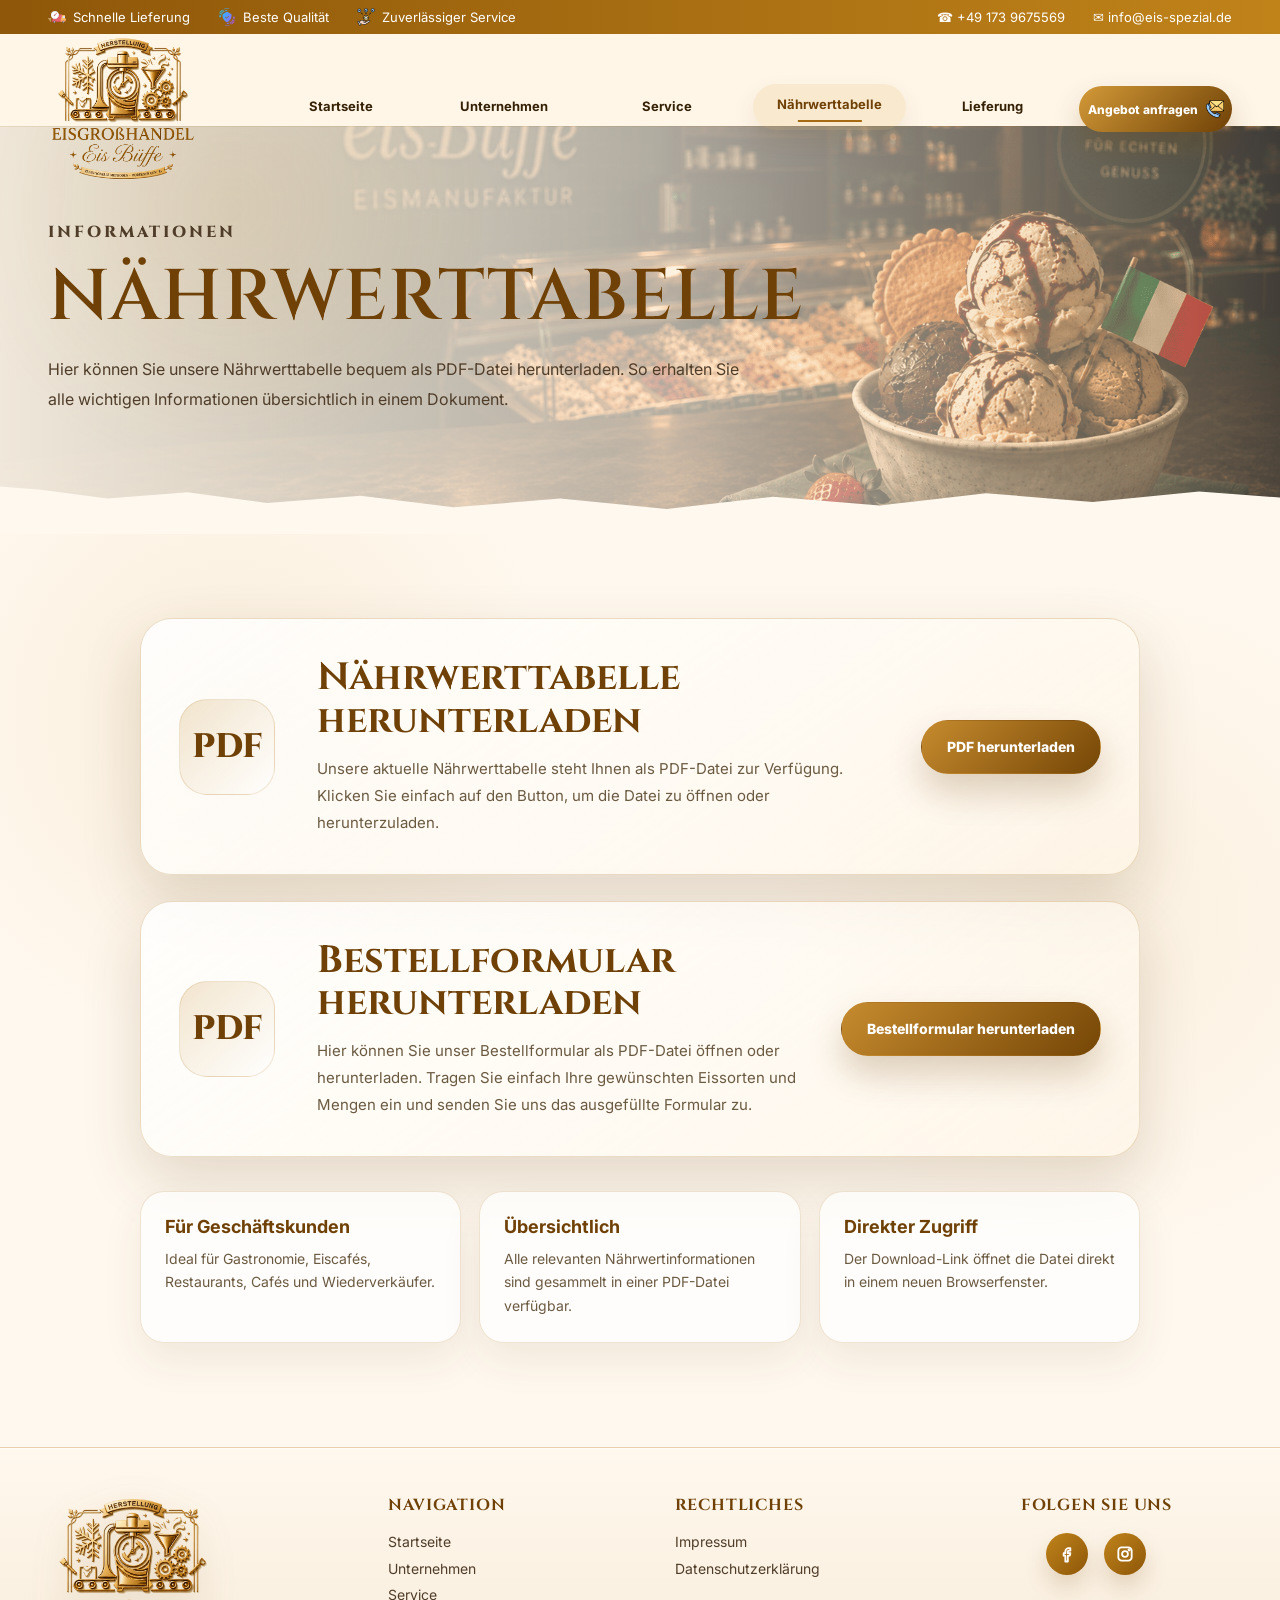
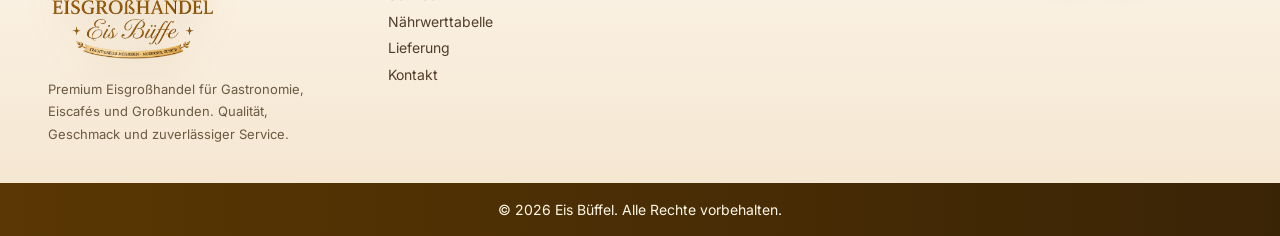
<file: unternehmen.html>
<!DOCTYPE html>
<html lang="de">
<head>
  <meta charset="UTF-8" />
  <meta name="viewport" content="width=device-width, initial-scale=1.0" />
  <title>Nährwerttabelle | Eis Büffel</title>
  <meta name="description" content="Nährwerttabelle von Eis Büffel als PDF-Datei herunterladen." />

  <!-- SEO + Browser/Google logo image -->
  <meta name="robots" content="index, follow, max-image-preview:large" />
  <meta name="theme-color" content="#a66a13" />
  <link rel="canonical" href="unternehmen.html" />
  <link rel="icon" type="image/png" href="assets/logo.png" />
  <link rel="shortcut icon" type="image/png" href="assets/logo.png" />
  <link rel="apple-touch-icon" href="assets/logo.png" />
  <meta property="og:locale" content="de_DE" />
  <meta property="og:type" content="website" />
  <meta property="og:site_name" content="Eis Büffe" />
  <meta property="og:title" content="Nährwerttabelle | Eis Büffel" />
  <meta property="og:description" content="Nährwerttabelle von Eis Büffel als PDF-Datei herunterladen." />
  <meta property="og:image" content="assets/logo.png" />
  <meta property="og:image:alt" content="Eis Büffe Logo" />
  <meta name="twitter:card" content="summary_large_image" />
  <meta name="twitter:title" content="Nährwerttabelle | Eis Büffel" />
  <meta name="twitter:description" content="Nährwerttabelle von Eis Büffel als PDF-Datei herunterladen." />
  <meta name="twitter:image" content="assets/logo.png" />
  <style>
    @import url('https://fonts.googleapis.com/css2?family=Cinzel:wght@400;500;600;700&family=Great+Vibes&family=Inter:wght@400;500;600;700;800&display=swap');

    :root {
      --gold: #a66a13;
      --gold-2: #d39a38;
      --gold-3: #f0c46d;
      --gold-dark: #6f4106;
      --cream: #fff6e8;
      --cream-2: #f7ead4;
      --brown: #352105;
      --muted: #6b5a42;
      --white: #ffffff;
      --shadow: 0 24px 60px rgba(80, 48, 6, .16);
    }

    * { box-sizing: border-box; margin: 0; padding: 0; }
    html { scroll-behavior: smooth; }
    body {
      width: 100%;
      max-width: 100%;
      background: var(--cream);
      color: var(--brown);
      font-family: Inter, Arial, sans-serif;
      overflow-x: hidden;
    }
    a { color: inherit; text-decoration: none; }
    img { max-width: 100%; display: block; }

    .topbar {
      min-height: 34px;
      background: linear-gradient(90deg, #8e5709, #c0831a);
      color: #fff;
      padding: 0 48px;
      display: flex;
      justify-content: space-between;
      align-items: center;
      gap: 18px;
      font-size: 13px;
    }
    .topbar__left, .topbar__right {
      display: flex;
      gap: 28px;
      align-items: center;
      flex-wrap: wrap;
    }
    .topbar__left span {
      display: inline-flex;
      align-items: center;
      gap: 7px;
      white-space: nowrap;
    }
    .topbar__emoji {
      width: 18px;
      height: 18px;
      object-fit: contain;
      flex: 0 0 auto;
    }

    .navbar {
      height: 92px;
      background: rgba(255, 246, 232, .94);
      backdrop-filter: blur(10px);
      display: grid;
      grid-template-columns: 190px minmax(0, 1fr);
      align-items: center;
      column-gap: 26px;
      padding: 0 48px;
      position: sticky;
      top: 0;
      z-index: 50;
      box-shadow: 0 1px 0 rgba(166, 106, 19, .12);
    }
    .logo { display: inline-flex; align-items: center; width: fit-content; user-select: none; }
    .logo img { width: 150px; height: auto; -webkit-user-drag: none; }

    .nav-links {
      width: 100%;
      display: grid;
      grid-template-columns: repeat(6, minmax(0, 1fr));
      align-items: center;
      gap: 10px;
      font-size: 13px;
      font-weight: 700;
    }
    .nav-links a {
      position: relative;
      width: 100%;
      min-height: 46px;
      padding: 12px 10px;
      text-align: center;
      border-radius: 999px;
      overflow: hidden;
      transition: color .25s ease, background .25s ease, box-shadow .25s ease, transform .25s ease;
    }
    .nav-links a::after {
      content: "";
      width: 0;
      height: 2px;
      background: var(--gold);
      position: absolute;
      left: 50%;
      bottom: 8px;
      transform: translateX(-50%);
      transition: width .25s ease;
    }
    .nav-links a:hover,
    .nav-links a.active {
      color: var(--gold-dark);
      background: rgba(211, 154, 56, .14);
      box-shadow: 0 10px 22px rgba(114, 70, 7, .10);
      transform: translateY(-2px);
    }
    .nav-links a:hover::after,
    .nav-links a.active::after { width: 42%; }

    .nav-btn, .btn {
      display: inline-flex;
      align-items: center;
      justify-content: center;
      border-radius: 999px;
      font-weight: 800;
      transition: .25s;
      white-space: nowrap;
    }
    .nav-btn {
      width: 100%;
      background: linear-gradient(135deg, var(--gold-2), var(--gold-dark));
      color: #fff !important;
      padding: 14px 16px;
      font-size: 12px;
      box-shadow: 0 14px 28px rgba(114, 70, 7, .24);
    }
    .nav-links .nav-btn::after { display: none; }
    .nav-btn:hover {
      background: linear-gradient(135deg, var(--gold-3), var(--gold-dark));
      box-shadow: 0 18px 34px rgba(114, 70, 7, .30);
      color: #fff;
    }
    .nav-btn__icon-img {
      width: 18px;
      height: 18px;
      margin-left: 8px;
      object-fit: contain;
      flex: 0 0 auto;
    }

    .menu-toggle {
      display: none;
      background: none;
      border: 0;
      font-size: 28px;
      color: var(--gold-dark);
      cursor: pointer;
    }

    .page-hero {
      position: relative;
      overflow: hidden;
      isolation: isolate;
      padding: 92px 48px 120px;
      background:
        linear-gradient(90deg, rgba(255,246,232,.94) 0%, rgba(255,246,232,.68) 52%, rgba(255,246,232,.24) 100%),
        url("assets/hero-bg.png") center right / cover no-repeat;
    }
    .page-hero::before {
      content: "";
      position: absolute;
      inset: 0;
      background:
        radial-gradient(circle at 18% 20%, rgba(198,145,53,.12), transparent 25%),
        radial-gradient(circle at 82% 50%, rgba(198,145,53,.11), transparent 30%);
      z-index: -1;
    }
    .page-hero::after {
      content: "";
      position: absolute;
      left: -2%;
      right: -2%;
      bottom: -1px;
      height: 88px;
      background: #fff8ee;
      z-index: 2;
      pointer-events: none;
      clip-path: polygon(
        0 42%, 5% 48%, 10% 58%, 16% 51%, 22% 63%,
        29% 55%, 36% 68%, 44% 58%, 52% 70%, 60% 56%,
        68% 66%, 76% 52%, 84% 62%, 92% 50%, 100% 59%,
        100% 100%, 0 100%
      );
      filter: drop-shadow(0 -10px 18px rgba(80, 48, 6, .04));
    }
    .page-hero__inner {
      max-width: 980px;
      position: relative;
      z-index: 3;
    }
    .eyebrow {
      color: var(--gold);
      text-transform: uppercase;
      letter-spacing: 3px;
      font-family: Cinzel, serif;
      font-size: 14px;
      font-weight: 800;
      margin-bottom: 14px;
    }
    .page-hero h1 {
      font-family: Cinzel, serif;
      text-transform: uppercase;
      color: var(--gold-dark);
      font-size: clamp(40px, 5.6vw, 76px);
      line-height: 1;
      font-weight: 600;
      letter-spacing: 1px;
      margin-bottom: 22px;
    }
    .page-hero p {
      max-width: 720px;
      color: #4f3d29;
      line-height: 1.85;
      font-size: 16px;
    }

    .content-section {
      padding: 84px 48px 104px;
      background:
        radial-gradient(circle at 18% 20%, rgba(198,145,53,.10), transparent 26%),
        radial-gradient(circle at 86% 42%, rgba(198,145,53,.08), transparent 28%),
        #fff8ee;
    }
    .download-card {
      max-width: 1000px;
      margin: 0 auto;
      display: grid;
      grid-template-columns: 110px minmax(0, 1fr) auto;
      align-items: center;
      gap: 28px;
      background: linear-gradient(145deg, rgba(255,255,255,.86), rgba(255,246,232,.62));
      border: 1px solid rgba(166,106,19,.22);
      border-radius: 32px;
      padding: 38px;
      box-shadow: var(--shadow);
    }

    .download-card + .download-card {
      margin-top: 26px;
    }
    .download-icon {
      width: 96px;
      height: 96px;
      border-radius: 28px;
      display: grid;
      place-items: center;
      background: linear-gradient(135deg, rgba(198,145,53,.22), rgba(255,255,255,.80));
      border: 1px solid rgba(166,106,19,.16);
      color: var(--gold-dark);
      font-family: Cinzel, serif;
      font-size: 34px;
      font-weight: 800;
    }
    .download-card h2 {
      font-family: Cinzel, serif;
      color: var(--gold-dark);
      font-size: clamp(26px, 3vw, 38px);
      line-height: 1.12;
      margin-bottom: 12px;
    }
    .download-card p {
      color: var(--muted);
      line-height: 1.8;
      font-size: 15px;
    }
    .btn {
      border: 1px solid transparent;
      padding: 15px 25px;
      font-size: 14px;
      min-height: 54px;
    }
    .btn--primary {
      color: #fff;
      background: linear-gradient(135deg, #c68b2e, #754606);
      box-shadow: 0 18px 34px rgba(98, 58, 6, .22);
    }
    .btn--secondary {
      background: rgba(255,255,255,.82);
      border-color: rgba(166,106,19,.30);
      color: var(--brown);
    }
    .btn:hover { transform: translateY(-3px); }
    .download-actions {
      display: flex;
      gap: 12px;
      flex-wrap: wrap;
      justify-content: flex-end;
    }

    .info-grid {
      max-width: 1000px;
      margin: 34px auto 0;
      display: grid;
      grid-template-columns: repeat(3, 1fr);
      gap: 18px;
    }
    .info-box {
      background: rgba(255,255,255,.74);
      border: 1px solid rgba(166,106,19,.18);
      border-radius: 24px;
      padding: 24px;
      box-shadow: 0 18px 40px rgba(80,48,6,.08);
    }
    .info-box h3 {
      color: var(--gold-dark);
      font-size: 18px;
      margin-bottom: 10px;
    }
    .info-box p {
      color: var(--muted);
      font-size: 14px;
      line-height: 1.7;
    }

    .footer {
      background: linear-gradient(180deg, #fff8ee 0%, #f3e4cd 100%);
      color: var(--brown);
      border-top: 1px solid rgba(166,106,19,.16);
      box-shadow: inset 0 1px 0 rgba(255,255,255,.65);
    }
    .footer__inner {
      max-width: 1280px;
      margin: 0 auto;
      padding: 46px 48px 38px;
      display: grid;
      grid-template-columns: 1.1fr .9fr .9fr 1fr;
      gap: 42px;
      align-items: start;
    }
    .footer__brand {
      display: flex;
      flex-direction: column;
      align-items: flex-start;
      gap: 14px;
    }
    .footer__logo {
      width: 170px;
      height: auto;
      filter: drop-shadow(0 10px 18px rgba(111,65,6,.12));
    }
    .footer__text {
      max-width: 260px;
      color: #6b5a42;
      font-size: 13px;
      line-height: 1.7;
    }
    .footer__col h3,
    .footer__social h3 {
      font-family: Cinzel, serif;
      color: var(--gold-dark);
      font-size: 16px;
      letter-spacing: .8px;
      text-transform: uppercase;
      margin-bottom: 13px;
    }
    .footer__col a {
      display: block;
      width: fit-content;
      color: #4f3d29;
      font-size: 14px;
      line-height: 1.9;
      transition: .25s;
    }
    .footer__col a:hover {
      color: var(--gold);
      transform: translateX(4px);
    }
    .footer__social {
      display: flex;
      flex-direction: column;
      align-items: center;
      text-align: center;
    }
    .footer__icons {
      display: flex;
      align-items: center;
      justify-content: center;
      gap: 16px;
      margin-top: 4px;
    }
    .footer__icon {
      width: 42px;
      height: 42px;
      border-radius: 50%;
      display: inline-flex;
      align-items: center;
      justify-content: center;
      background: linear-gradient(135deg, #c0831a, #8e5709);
      color: #fff;
      font-weight: 900;
      font-size: 18px;
      box-shadow: 0 12px 22px rgba(114,70,7,.18);
      transition: .25s;
    }
    .footer__icon svg {
      width: 20px;
      height: 20px;
      fill: none;
      stroke: currentColor;
      stroke-width: 2.2;
      stroke-linecap: round;
      stroke-linejoin: round;
    }
    .footer__icon:hover {
      transform: translateY(-4px);
      box-shadow: 0 16px 28px rgba(114,70,7,.25);
    }
    .footer__bottom {
      padding: 18px 24px;
      text-align: center;
      color: #fff8e8;
      background: linear-gradient(90deg, #5a3703, #3a2406);
      font-size: 14px;
    }

    @media (max-width: 1050px) {
      .topbar { display: none; }
      .navbar {
        grid-template-columns: 160px 1fr 54px;
        height: 80px;
        padding: 0 22px;
      }
      .logo img { width: 118px; }
      .menu-toggle { display: block; justify-self: end; }
      .nav-links {
        position: absolute;
        top: 80px;
        left: 22px;
        right: 22px;
        display: none;
        flex-direction: column;
        gap: 8px;
        background: #fff7eb;
        border: 1px solid rgba(166,106,19,.20);
        border-radius: 20px;
        padding: 18px;
        box-shadow: var(--shadow);
      }
      .nav-links.open { display: flex; }
      .page-hero { padding: 72px 24px 102px; }
      .content-section { padding: 70px 24px 88px; }
      .download-card {
        grid-template-columns: 1fr;
        text-align: center;
      }
      .download-icon { margin: 0 auto; }
      .download-actions { justify-content: center; }
      .info-grid { grid-template-columns: 1fr; }
      .footer__inner {
        grid-template-columns: repeat(2, 1fr);
        gap: 30px;
        padding: 42px 24px;
      }
      .footer__social { align-items: flex-start; text-align: left; }
      .footer__icons { justify-content: flex-start; }
    }

    @media (max-width: 620px) {
      .page-hero { padding: 60px 20px 92px; }
      .page-hero h1 { font-size: 38px; }
      .download-card { padding: 28px 22px; border-radius: 26px; }
      .download-actions .btn { width: 100%; }
      .footer__inner {
        grid-template-columns: 1fr;
        gap: 26px;
        padding: 38px 22px;
      }
      .footer__logo { width: 145px; }
      .footer__bottom { font-size: 13px; }
    }
  

/* === Unified mobile menu/button fix applied to all pages === */
@media (max-width: 1050px) {
  .site-header,
  .navbar {
    overflow: visible !important;
  }

  .navbar {
    grid-template-columns: auto 1fr auto !important;
    min-height: 78px !important;
    height: 78px !important;
    padding: 0 16px !important;
    column-gap: 12px !important;
  }

  .logo {
    position: relative !important;
    z-index: 95 !important;
  }

  .menu-toggle {
    display: inline-flex !important;
    align-items: center !important;
    justify-content: center !important;
    justify-self: end !important;
    position: relative !important;
    right: auto !important;
    top: auto !important;
    transform: none !important;
    z-index: 100 !important;
    width: 52px !important;
    height: 52px !important;
    border: 1px solid rgba(166,106,19,.26) !important;
    border-radius: 17px !important;
    background: linear-gradient(145deg, rgba(255,255,255,.96), rgba(255,246,232,.84)) !important;
    color: var(--gold-dark) !important;
    box-shadow: 0 14px 30px rgba(80,48,6,.14) !important;
    font-size: 30px !important;
    line-height: 1 !important;
    cursor: pointer !important;
    transition: transform .25s ease, box-shadow .25s ease, background .25s ease, color .25s ease !important;
    -webkit-tap-highlight-color: transparent !important;
  }

  .menu-toggle:hover,
  .menu-toggle:focus-visible {
    transform: translateY(-2px) !important;
    background: #fff8ee !important;
    box-shadow: 0 18px 36px rgba(80,48,6,.18) !important;
    outline: none !important;
  }

  .menu-toggle.is-open {
    color: #fff !important;
    background: linear-gradient(135deg, var(--gold-2), var(--gold-dark)) !important;
    box-shadow: 0 18px 38px rgba(80,48,6,.24) !important;
  }

  .nav-links {
    position: absolute !important;
    top: calc(100% + 10px) !important;
    left: 16px !important;
    right: 16px !important;
    width: auto !important;
    display: flex !important;
    flex-direction: column !important;
    align-items: stretch !important;
    justify-content: flex-start !important;
    gap: 8px !important;
    padding: 16px !important;
    border-radius: 24px !important;
    background: rgba(255, 247, 235, .98) !important;
    border: 1px solid rgba(166,106,19,.22) !important;
    box-shadow: 0 24px 60px rgba(80,48,6,.20) !important;
    backdrop-filter: blur(14px) !important;
    -webkit-backdrop-filter: blur(14px) !important;
    max-height: 0 !important;
    opacity: 0 !important;
    visibility: hidden !important;
    overflow: hidden !important;
    pointer-events: none !important;
    transform: translateY(-12px) scale(.98) !important;
    transform-origin: top right !important;
    transition:
      max-height .42s ease,
      opacity .26s ease,
      transform .32s ease,
      visibility 0s linear .42s !important;
    z-index: 90 !important;
  }

  .nav-links.open {
    max-height: 720px !important;
    opacity: 1 !important;
    visibility: visible !important;
    pointer-events: auto !important;
    transform: translateY(0) scale(1) !important;
    transition:
      max-height .42s ease,
      opacity .26s ease,
      transform .32s ease,
      visibility 0s !important;
  }

  .nav-links a {
    width: 100% !important;
    min-height: 48px !important;
    display: flex !important;
    align-items: center !important;
    justify-content: center !important;
    padding: 13px 16px !important;
    border-radius: 16px !important;
    background: rgba(255,255,255,.58) !important;
    border: 1px solid rgba(166,106,19,.10) !important;
    text-align: center !important;
    font-size: 14px !important;
  }

  .nav-links a::after {
    display: none !important;
  }

  .nav-links a:hover,
  .nav-links a.active {
    background: rgba(211,154,56,.16) !important;
    transform: translateY(-1px) !important;
  }

  .nav-links .nav-btn {
    margin-top: 4px !important;
    border-radius: 999px !important;
    background: linear-gradient(135deg, var(--gold-2), var(--gold-dark)) !important;
    color: #fff !important;
    border: 0 !important;
  }
}

@media (max-width: 520px) {
  .navbar {
    padding: 0 12px !important;
  }

  .logo img {
    width: 112px !important;
  }

  .menu-toggle {
    width: 50px !important;
    height: 50px !important;
    border-radius: 16px !important;
    font-size: 28px !important;
  }

  .nav-links {
    left: 12px !important;
    right: 12px !important;
    padding: 14px !important;
    border-radius: 22px !important;
  }
}

  

/* Mobile-only navigation helper */
.nav-btn-mobile { display: none !important; }
@media (max-width: 1050px) {
  .navbar > .nav-btn { display: none !important; }
  .nav-links .nav-btn-mobile { display: flex !important; }
}

  

    /* FINAL FIX: correct mobile menu button and dropdown on all phones */
    @media (max-width: 1050px) {
      .site-header,
      .navbar {
        overflow: visible !important;
      }

      .navbar {
        display: grid !important;
        grid-template-columns: auto 1fr auto !important;
        align-items: center !important;
        min-height: 78px !important;
        height: 78px !important;
        padding: 0 16px !important;
        column-gap: 12px !important;
        position: sticky !important;
        top: 0 !important;
        z-index: 999 !important;
      }

      .logo {
        grid-column: 1 !important;
        position: relative !important;
        z-index: 1001 !important;
      }

      .logo img {
        width: 116px !important;
        height: auto !important;
      }

      .navbar > .nav-btn {
        display: none !important;
      }

      .menu-toggle {
        grid-column: 3 !important;
        justify-self: end !important;
        display: inline-flex !important;
        align-items: center !important;
        justify-content: center !important;
        position: relative !important;
        right: auto !important;
        top: auto !important;
        transform: none !important;
        z-index: 1002 !important;
        width: 52px !important;
        height: 52px !important;
        min-width: 52px !important;
        min-height: 52px !important;
        border: 1px solid rgba(166,106,19,.28) !important;
        border-radius: 17px !important;
        background: linear-gradient(145deg, rgba(255,255,255,.98), rgba(255,246,232,.88)) !important;
        color: var(--gold-dark) !important;
        box-shadow: 0 14px 30px rgba(80,48,6,.14) !important;
        cursor: pointer !important;
        padding: 0 !important;
        margin: 0 !important;
        line-height: 1 !important;
        font-size: 0 !important;
        -webkit-tap-highlight-color: transparent;
        transition: background .25s ease, color .25s ease, box-shadow .25s ease, transform .25s ease !important;
      }

      .menu-toggle::before {
        content: "";
        width: 24px;
        height: 2px;
        border-radius: 999px;
        background: currentColor;
        box-shadow: 0 -7px 0 currentColor, 0 7px 0 currentColor;
        transition: transform .25s ease, box-shadow .25s ease;
      }

      .menu-toggle::after {
        content: "";
        position: absolute;
        width: 24px;
        height: 2px;
        border-radius: 999px;
        background: currentColor;
        opacity: 0;
        transform: rotate(-45deg) scaleX(.8);
        transition: opacity .25s ease, transform .25s ease;
      }

      .menu-toggle:hover,
      .menu-toggle:focus-visible {
        background: #fff8ee !important;
        box-shadow: 0 18px 36px rgba(80,48,6,.18) !important;
        outline: none !important;
      }

      .menu-toggle.is-open {
        color: #fff !important;
        background: linear-gradient(135deg, var(--gold-2), var(--gold-dark)) !important;
        box-shadow: 0 18px 38px rgba(80,48,6,.24) !important;
      }

      .menu-toggle.is-open::before {
        box-shadow: none;
        transform: rotate(45deg);
      }

      .menu-toggle.is-open::after {
        opacity: 1;
        transform: rotate(-45deg) scaleX(1);
      }

      .nav-links {
        position: absolute !important;
        top: calc(100% + 10px) !important;
        left: 14px !important;
        right: 14px !important;
        width: auto !important;
        display: flex !important;
        flex-direction: column !important;
        align-items: stretch !important;
        justify-content: flex-start !important;
        gap: 8px !important;
        padding: 14px !important;
        border-radius: 24px !important;
        background: rgba(255,247,235,.98) !important;
        border: 1px solid rgba(166,106,19,.22) !important;
        box-shadow: 0 24px 60px rgba(80,48,6,.20) !important;
        backdrop-filter: blur(14px) !important;
        -webkit-backdrop-filter: blur(14px) !important;
        max-height: 0 !important;
        opacity: 0 !important;
        visibility: hidden !important;
        pointer-events: none !important;
        overflow: hidden !important;
        transform: translateY(-12px) scale(.98) !important;
        transform-origin: top right !important;
        transition: max-height .42s ease, opacity .26s ease, transform .32s ease, visibility 0s linear .42s !important;
        z-index: 1000 !important;
      }

      .nav-links.open {
        max-height: min(620px, calc(100vh - 100px)) !important;
        opacity: 1 !important;
        visibility: visible !important;
        pointer-events: auto !important;
        overflow-y: auto !important;
        transform: translateY(0) scale(1) !important;
        transition: max-height .42s ease, opacity .26s ease, transform .32s ease, visibility 0s !important;
      }

      .nav-links a {
        width: 100% !important;
        min-height: 48px !important;
        display: flex !important;
        align-items: center !important;
        justify-content: center !important;
        padding: 13px 16px !important;
        border-radius: 16px !important;
        background: rgba(255,255,255,.58) !important;
        border: 1px solid rgba(166,106,19,.10) !important;
        text-align: center !important;
        font-size: 14px !important;
      }

      .nav-links a::after {
        display: none !important;
      }

      .nav-links a:hover,
      .nav-links a.active {
        background: rgba(211,154,56,.16) !important;
        transform: translateY(-1px) !important;
      }
    }

    @media (max-width: 520px) {
      .navbar {
        height: 74px !important;
        min-height: 74px !important;
        padding: 0 12px !important;
      }

      .logo img {
        width: 110px !important;
      }

      .menu-toggle {
        width: 50px !important;
        height: 50px !important;
        min-width: 50px !important;
        min-height: 50px !important;
        border-radius: 16px !important;
      }

      .nav-links {
        left: 12px !important;
        right: 12px !important;
        padding: 13px !important;
        border-radius: 22px !important;
      }
    }

  

    /* MOBILE TOPBAR + LOGO FIX: show laptop upper info bar on phones */
    @media (max-width: 1050px) {
      .topbar {
        display: flex !important;
        flex-direction: column !important;
        align-items: center !important;
        justify-content: center !important;
        gap: 6px !important;
        min-height: auto !important;
        padding: 8px 12px !important;
        text-align: center !important;
        font-size: 11px !important;
        line-height: 1.35 !important;
      }

      .topbar__left,
      .topbar__right {
        width: 100% !important;
        display: flex !important;
        align-items: center !important;
        justify-content: center !important;
        flex-wrap: wrap !important;
        gap: 7px 12px !important;
      }

      .topbar__left span,
      .topbar__right a {
        display: inline-flex !important;
        align-items: center !important;
        justify-content: center !important;
        gap: 5px !important;
        white-space: nowrap !important;
      }

      .topbar__emoji {
        width: 15px !important;
        height: 15px !important;
        object-fit: contain !important;
        flex: 0 0 auto !important;
      }

      .logo {
        display: inline-flex !important;
        align-items: center !important;
        visibility: visible !important;
        opacity: 1 !important;
        position: relative !important;
        z-index: 95 !important;
      }

      .logo img {
        display: block !important;
        width: 116px !important;
        max-width: 116px !important;
        height: auto !important;
      }
    }

    @media (max-width: 420px) {
      .topbar {
        padding: 7px 8px !important;
        font-size: 10px !important;
      }

      .topbar__left,
      .topbar__right {
        gap: 6px 9px !important;
      }

      .topbar__emoji {
        width: 13px !important;
        height: 13px !important;
      }

      .logo img {
        width: 108px !important;
        max-width: 108px !important;
      }
    }

  </style>


<!-- FINAL VERIFIED MOBILE MENU FIX -->
<style>
  @media (max-width: 1050px) {
    .site-header,
    .navbar {
      overflow: visible !important;
    }

    .navbar {
      position: sticky !important;
      top: 0 !important;
      z-index: 9999 !important;
      display: grid !important;
      grid-template-columns: auto 1fr auto !important;
      align-items: center !important;
      height: auto !important;
      min-height: 78px !important;
      padding: 0 16px !important;
      column-gap: 12px !important;
    }

    .logo {
      position: relative !important;
      z-index: 10001 !important;
    }

    .logo img {
      width: 116px !important;
      height: auto !important;
    }

    .menu-toggle {
      display: inline-flex !important;
      align-items: center !important;
      justify-content: center !important;
      justify-self: end !important;
      position: relative !important;
      z-index: 10002 !important;
      width: 52px !important;
      height: 52px !important;
      min-width: 52px !important;
      border: 1px solid rgba(166,106,19,.28) !important;
      border-radius: 17px !important;
      background: linear-gradient(145deg, rgba(255,255,255,.98), rgba(255,246,232,.86)) !important;
      color: #6f4106 !important;
      box-shadow: 0 14px 30px rgba(80,48,6,.16) !important;
      cursor: pointer !important;
      padding: 0 !important;
      font-size: 0 !important;
      line-height: 1 !important;
      -webkit-tap-highlight-color: transparent !important;
      transform: none !important;
    }

    .menu-toggle::before,
    .menu-toggle::after {
      content: "" !important;
      position: absolute !important;
      left: 14px !important;
      right: 14px !important;
      height: 3px !important;
      border-radius: 999px !important;
      background: currentColor !important;
      transition: transform .25s ease, top .25s ease, box-shadow .25s ease !important;
    }

    .menu-toggle::before {
      top: 18px !important;
      box-shadow: 0 8px 0 currentColor !important;
    }

    .menu-toggle::after {
      top: 34px !important;
    }

    .menu-toggle.is-open {
      color: #fff !important;
      background: linear-gradient(135deg, #d39a38, #6f4106) !important;
      box-shadow: 0 18px 38px rgba(80,48,6,.25) !important;
    }

    .menu-toggle.is-open::before {
      top: 25px !important;
      transform: rotate(45deg) !important;
      box-shadow: none !important;
    }

    .menu-toggle.is-open::after {
      top: 25px !important;
      transform: rotate(-45deg) !important;
    }

    .nav-links {
      position: absolute !important;
      top: calc(100% + 10px) !important;
      left: 14px !important;
      right: 14px !important;
      width: auto !important;
      display: flex !important;
      flex-direction: column !important;
      align-items: stretch !important;
      justify-content: flex-start !important;
      gap: 8px !important;
      padding: 0 14px !important;
      border-radius: 24px !important;
      background: rgba(255,247,235,.99) !important;
      border: 1px solid rgba(166,106,19,.24) !important;
      box-shadow: 0 24px 60px rgba(80,48,6,.22) !important;
      backdrop-filter: blur(14px) !important;
      -webkit-backdrop-filter: blur(14px) !important;
      max-height: 0 !important;
      opacity: 0 !important;
      visibility: hidden !important;
      overflow: hidden !important;
      pointer-events: none !important;
      transform: translateY(-10px) scale(.98) !important;
      transform-origin: top right !important;
      transition: max-height .38s ease, opacity .24s ease, transform .28s ease, padding .28s ease, visibility 0s linear .38s !important;
      z-index: 10000 !important;
    }

    .nav-links.open {
      max-height: 720px !important;
      opacity: 1 !important;
      visibility: visible !important;
      pointer-events: auto !important;
      transform: translateY(0) scale(1) !important;
      padding: 14px !important;
      transition: max-height .38s ease, opacity .24s ease, transform .28s ease, padding .28s ease, visibility 0s !important;
    }

    .nav-links a,
    .nav-links .nav-btn {
      width: 100% !important;
      min-height: 48px !important;
      display: flex !important;
      align-items: center !important;
      justify-content: center !important;
      padding: 13px 16px !important;
      border-radius: 16px !important;
      background: rgba(255,255,255,.62) !important;
      border: 1px solid rgba(166,106,19,.12) !important;
      color: #352105 !important;
      text-align: center !important;
      font-size: 14px !important;
      font-weight: 800 !important;
      box-shadow: none !important;
      transform: none !important;
    }

    .nav-links a::after,
    .nav-links .nav-btn::after {
      display: none !important;
    }

    .nav-links a:hover,
    .nav-links a.active,
    .nav-links .nav-btn:hover {
      background: rgba(211,154,56,.18) !important;
      color: #6f4106 !important;
    }

    .nav-links .nav-btn {
      background: linear-gradient(135deg, #d39a38, #6f4106) !important;
      color: #fff !important;
      border: 0 !important;
      border-radius: 999px !important;
      box-shadow: 0 14px 28px rgba(114,70,7,.22) !important;
    }
  }

  @media (max-width: 520px) {
    .navbar { padding: 0 12px !important; }
    .logo img { width: 112px !important; }
    .menu-toggle { width: 50px !important; height: 50px !important; min-width: 50px !important; }
    .nav-links { left: 12px !important; right: 12px !important; border-radius: 22px !important; }
  }
</style>
<!-- END FINAL VERIFIED MOBILE MENU FIX -->

</head>
<body>
  <header class="site-header">
    <div class="topbar">
      <div class="topbar__left">
        <span><img class="topbar__emoji" src="assets/delivery.png" alt="" /> Schnelle Lieferung</span>
        <span><img class="topbar__emoji" src="assets/quality.png" alt="" /> Beste Qualität</span>
        <span><img class="topbar__emoji" src="assets/service.png" alt="" /> Zuverlässiger Service</span>
      </div>
      <div class="topbar__right">
        <a href="tel:+491739675569">☎ +49 173 9675569</a>
        <a href="mailto:info@eis-spezial.de">✉ info@eis-spezial.de</a>
      </div>
    </div>

    <nav class="navbar">
      <a class="logo" href="index.html" aria-label="Eisgroßhandel Eis Büffel Logo">
        <img src="assets/logo.png" alt="Eisgroßhandel Eis Büffel Logo" draggable="false" />
      </a>

      <button class="menu-toggle" type="button" aria-label="Menü öffnen" aria-expanded="false">☰</button>

      <div class="nav-links">
        <a href="index.html">Startseite</a>
        <a href="unternehmen.html">Unternehmen</a>
        <a href="service.html">Service</a>
        <a href="naehrwerttabelle.html" class="active">Nährwerttabelle</a>
        <a href="index.html#lieferung">Lieferung</a>
        <a href="kontakt.html" class="nav-btn">Angebot anfragen <img class="nav-btn__icon-img" src="assets/anfrage.png" alt="" /></a>
      </div>
    </nav>
  </header>

  <main>
    <section class="page-hero">
      <div class="page-hero__inner">
        <p class="eyebrow">Informationen</p>
        <h1>Nährwerttabelle</h1>
        <p>
          Hier können Sie unsere Nährwerttabelle bequem als PDF-Datei herunterladen.
          So erhalten Sie alle wichtigen Informationen übersichtlich in einem Dokument.
        </p>
      </div>
    </section>

    <section class="content-section">
      <article class="download-card">
        <div class="download-icon" aria-hidden="true">PDF</div>

        <div>
          <h2>Nährwerttabelle herunterladen</h2>
          <p>
            Unsere aktuelle Nährwerttabelle steht Ihnen als PDF-Datei zur Verfügung.
            Klicken Sie einfach auf den Button, um die Datei zu öffnen oder herunterzuladen.
          </p>
        </div>

        <div class="download-actions">
          <a class="btn btn--primary" href="naehrwert-eis.pdf" target="_blank" rel="noopener noreferrer">
            PDF herunterladen
          </a>
        </div>
      </article>

      <article class="download-card">
        <div class="download-icon" aria-hidden="true">PDF</div>

        <div>
          <h2>Bestellformular herunterladen</h2>
          <p>
            Hier können Sie unser Bestellformular als PDF-Datei öffnen oder herunterladen.
            Tragen Sie einfach Ihre gewünschten Eissorten und Mengen ein und senden Sie uns das ausgefüllte Formular zu.
          </p>
        </div>

        <div class="download-actions">
          <a class="btn btn--primary" href="Bestellung.pdf" target="_blank" rel="noopener noreferrer">
            Bestellformular herunterladen
          </a>
        </div>
      </article>

      <div class="info-grid">
        <article class="info-box">
          <h3>Für Geschäftskunden</h3>
          <p>Ideal für Gastronomie, Eiscafés, Restaurants, Cafés und Wiederverkäufer.</p>
        </article>

        <article class="info-box">
          <h3>Übersichtlich</h3>
          <p>Alle relevanten Nährwertinformationen sind gesammelt in einer PDF-Datei verfügbar.</p>
        </article>

        <article class="info-box">
          <h3>Direkter Zugriff</h3>
          <p>Der Download-Link öffnet die Datei direkt in einem neuen Browserfenster.</p>
        </article>
      </div>
    </section>
  </main>

  <footer class="footer">
    <div class="footer__inner">
      <div class="footer__brand">
        <img class="footer__logo" src="assets/logo.png" alt="Eis Büffel Logo" />
        <p class="footer__text">
          Premium Eisgroßhandel für Gastronomie, Eiscafés und Großkunden.
          Qualität, Geschmack und zuverlässiger Service.
        </p>
      </div>

      <div class="footer__col">
        <h3>Navigation</h3>
        <a href="index.html">Startseite</a>
        <a href="unternehmen.html">Unternehmen</a>
        <a href="service.html">Service</a>
        <a href="naehrwerttabelle.html">Nährwerttabelle</a>
        <a href="index.html#lieferung">Lieferung</a>
        <a href="kontakt.html">Kontakt</a>
      </div>

      <div class="footer__col">
        <h3>Rechtliches</h3>
        <a href="impressum.html">Impressum</a>
        <a href="datenschutzerklaerung.html">Datenschutzerklärung</a>
      </div>

      <div class="footer__social">
        <h3>Folgen Sie uns</h3>
        <div class="footer__icons">
          <a class="footer__icon" href="#" aria-label="Facebook">
            <svg viewBox="0 0 24 24" aria-hidden="true"><path d="M14 8h2V5h-2c-2.2 0-4 1.8-4 4v2H8v3h2v7h3v-7h2.4l.6-3H13V9c0-.6.4-1 1-1z"/></svg>
          </a>
          <a class="footer__icon" href="#" aria-label="Instagram">
            <svg viewBox="0 0 24 24" aria-hidden="true"><rect x="4" y="4" width="16" height="16" rx="4"/><circle cx="12" cy="12" r="3.5"/><circle cx="17" cy="7" r=".8"/></svg>
          </a>
        </div>
      </div>
    </div>

    <div class="footer__bottom">
      © 2026 Eis Büffel. Alle Rechte vorbehalten.
    </div>
  </footer>





<script>
  (function () {
    const menuToggle = document.querySelector('.menu-toggle');
    const navLinks = document.querySelector('.nav-links');

    if (!menuToggle || !navLinks) return;

    menuToggle.setAttribute('aria-expanded', 'false');
    menuToggle.setAttribute('aria-label', 'Menü öffnen');

    function setMenu(open) {
      navLinks.classList.toggle('open', open);
      menuToggle.classList.toggle('is-open', open);
      menuToggle.setAttribute('aria-expanded', open ? 'true' : 'false');
      menuToggle.setAttribute('aria-label', open ? 'Menü schließen' : 'Menü öffnen');
    }

    menuToggle.addEventListener('click', function (event) {
      event.preventDefault();
      event.stopPropagation();
      setMenu(!navLinks.classList.contains('open'));
    });

    navLinks.querySelectorAll('a').forEach(function (link) {
      link.addEventListener('click', function () {
        setMenu(false);
      });
    });

    document.addEventListener('click', function (event) {
      if (!navLinks.classList.contains('open')) return;
      if (navLinks.contains(event.target) || menuToggle.contains(event.target)) return;
      setMenu(false);
    });

    document.addEventListener('keydown', function (event) {
      if (event.key === 'Escape') setMenu(false);
    });
  })();
</script>



<!-- FINAL VERIFIED MOBILE MENU SCRIPT -->
<script>
(function () {
  function ready(fn) {
    if (document.readyState === 'loading') {
      document.addEventListener('DOMContentLoaded', fn);
    } else {
      fn();
    }
  }

  ready(function () {
    var menuToggle = document.querySelector('.menu-toggle');
    var navLinks = document.querySelector('.nav-links');
    var navbar = document.querySelector('.navbar');

    if (!menuToggle || !navLinks) return;

    menuToggle.setAttribute('type', 'button');
    menuToggle.setAttribute('aria-controls', 'mobile-navigation');
    menuToggle.setAttribute('aria-expanded', 'false');
    menuToggle.setAttribute('aria-label', 'Menü öffnen');
    navLinks.setAttribute('id', 'mobile-navigation');

    function setOpen(open) {
      navLinks.classList.toggle('open', open);
      menuToggle.classList.toggle('is-open', open);
      menuToggle.setAttribute('aria-expanded', open ? 'true' : 'false');
      menuToggle.setAttribute('aria-label', open ? 'Menü schließen' : 'Menü öffnen');
    }

    function isOpen() {
      return navLinks.classList.contains('open');
    }

    menuToggle.addEventListener('click', function (event) {
      event.preventDefault();
      event.stopPropagation();
      if (typeof event.stopImmediatePropagation === 'function') {
        event.stopImmediatePropagation();
      }
      setOpen(!isOpen());
    }, true);

    navLinks.querySelectorAll('a').forEach(function (link) {
      link.addEventListener('click', function () {
        setOpen(false);
      });
    });

    document.addEventListener('click', function (event) {
      if (!isOpen()) return;
      if (navbar && navbar.contains(event.target)) return;
      setOpen(false);
    });

    document.addEventListener('keydown', function (event) {
      if (event.key === 'Escape') setOpen(false);
    });

    window.addEventListener('resize', function () {
      if (window.innerWidth > 1050) setOpen(false);
    });
  });
})();
</script>
<!-- END FINAL VERIFIED MOBILE MENU SCRIPT -->

</body>
</html>
</file>
